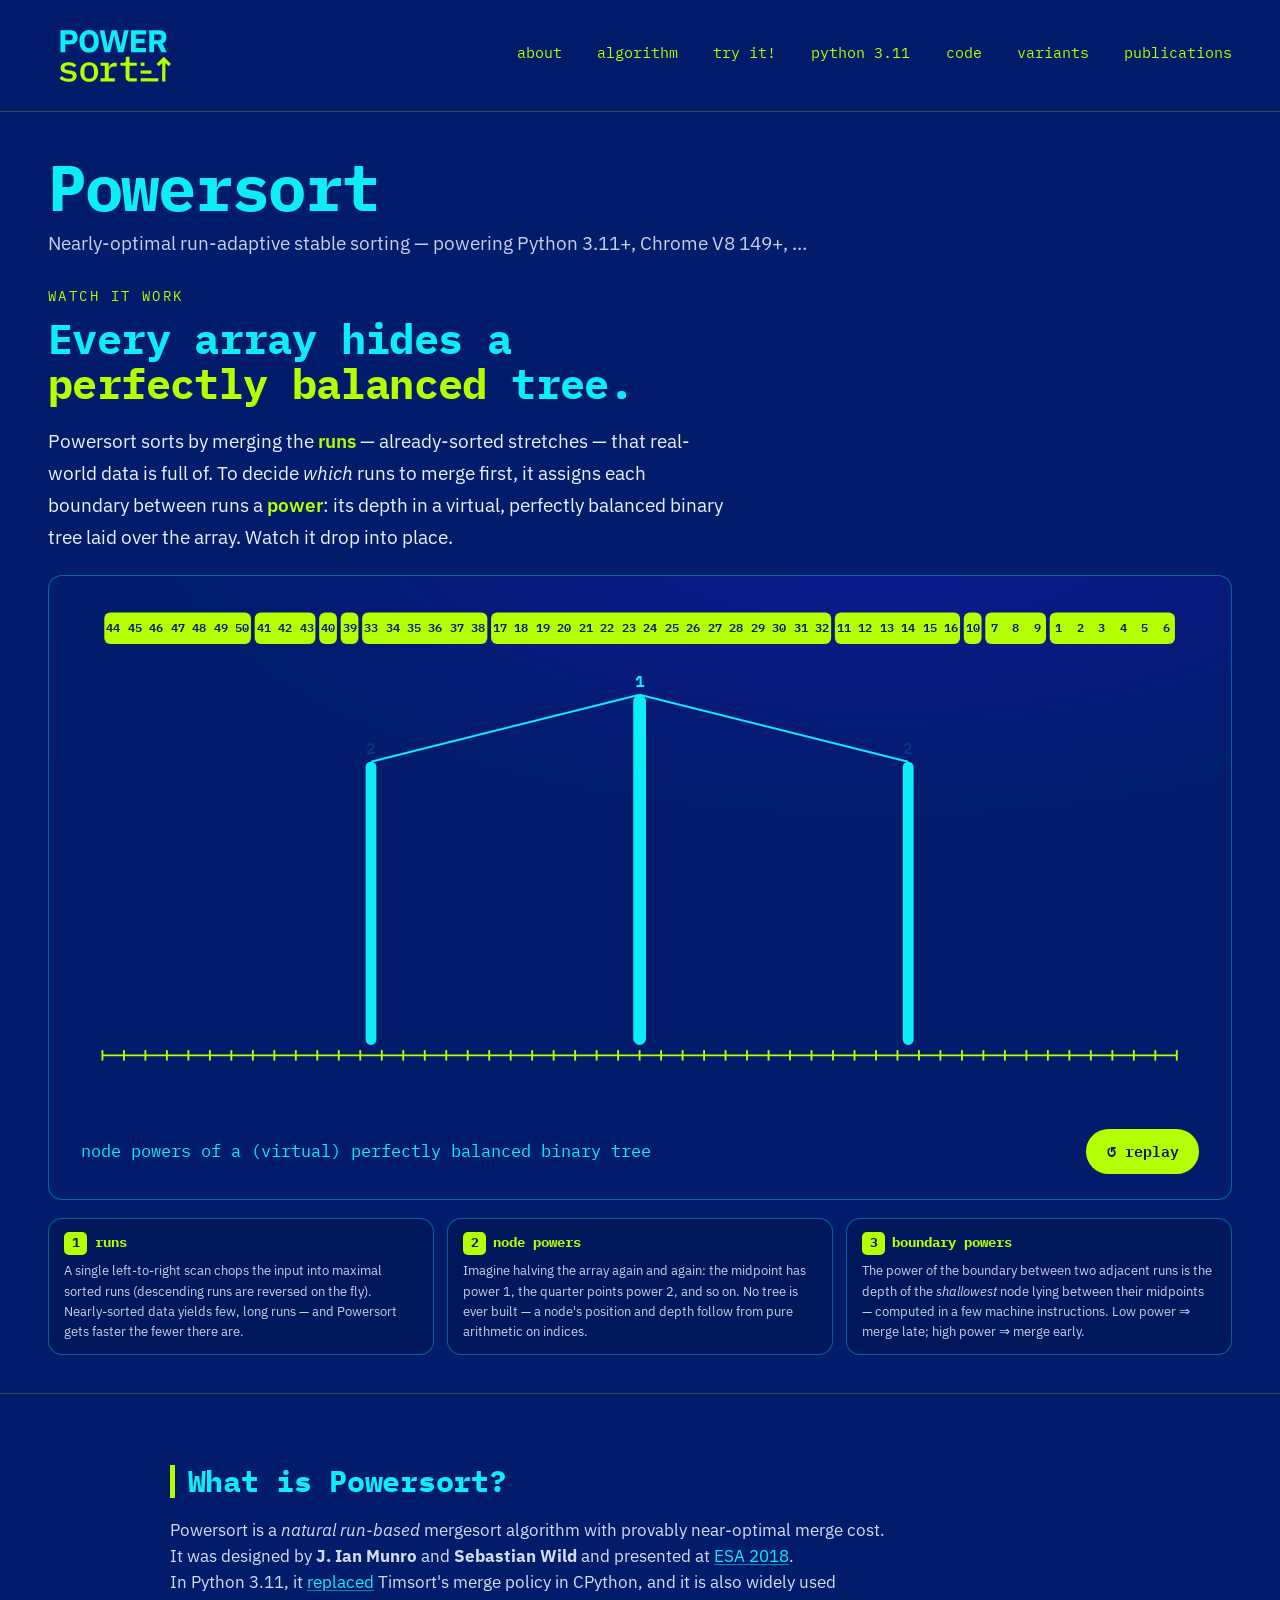
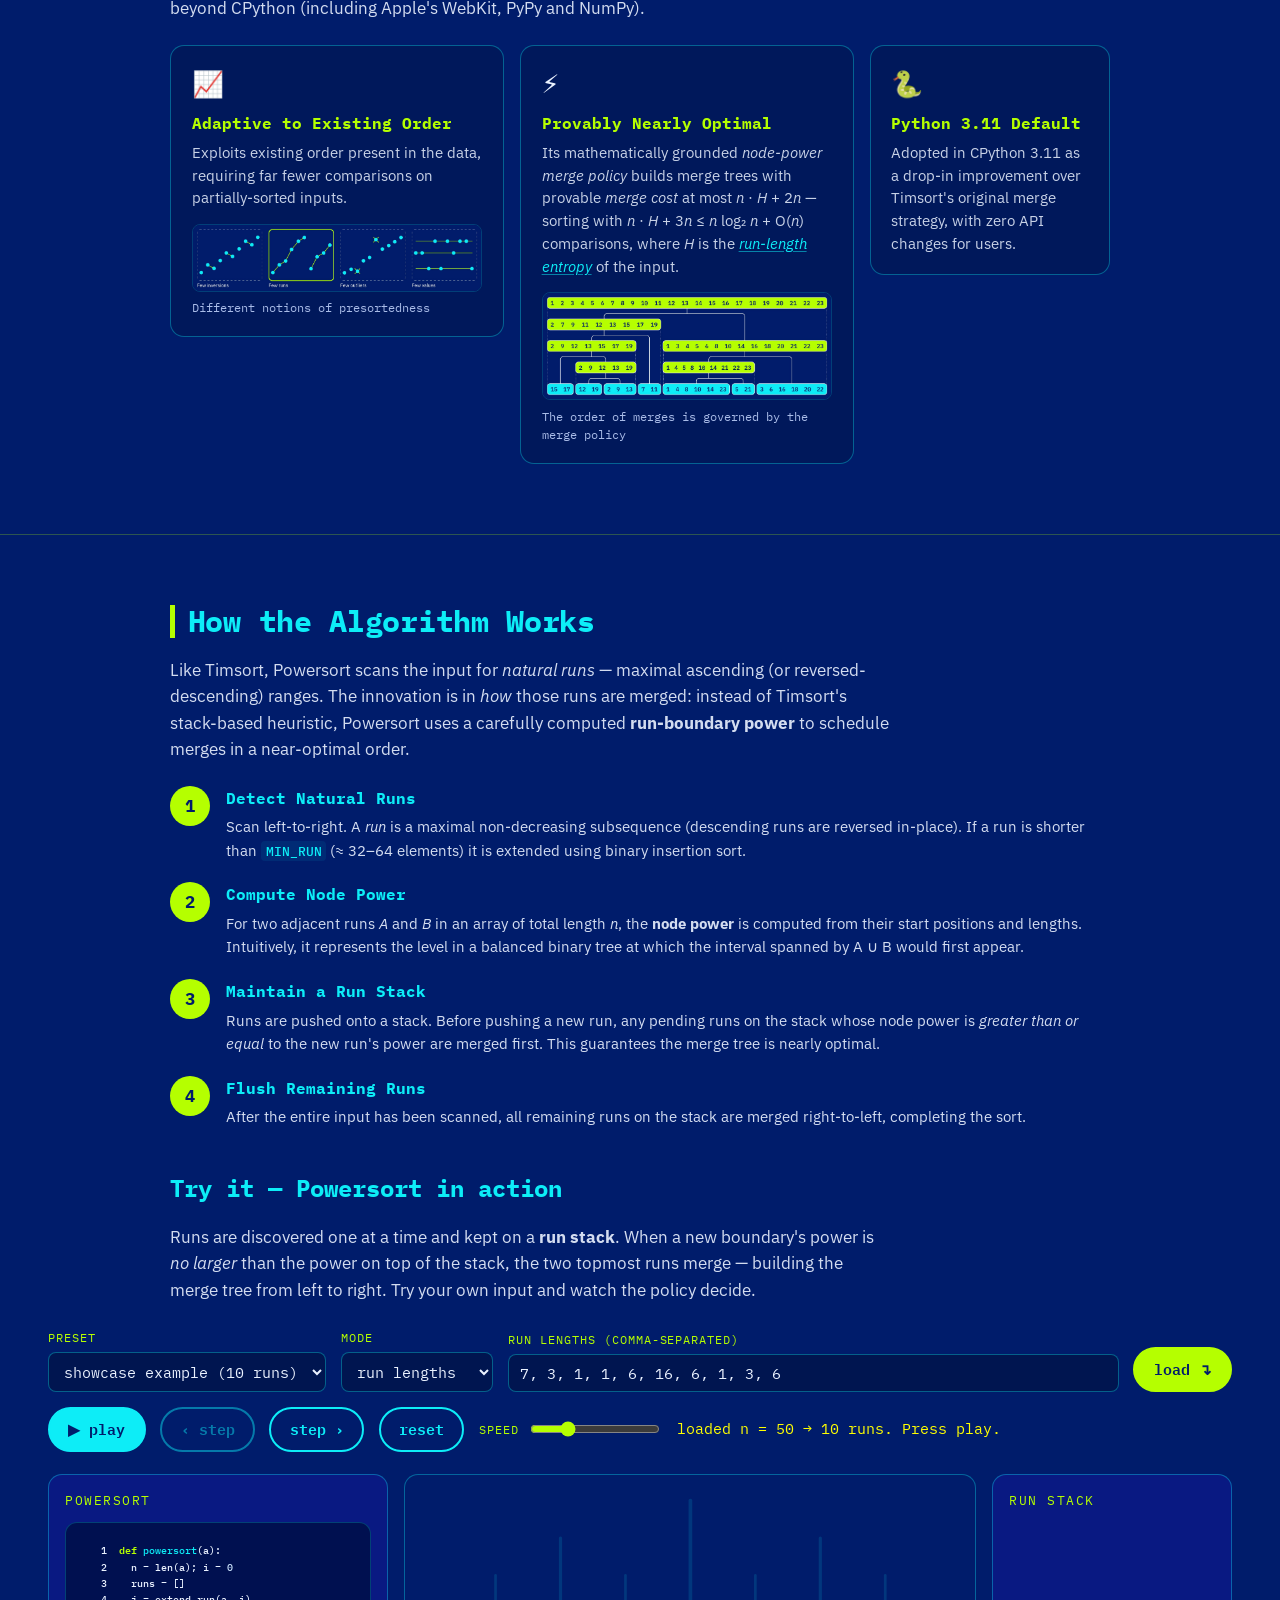
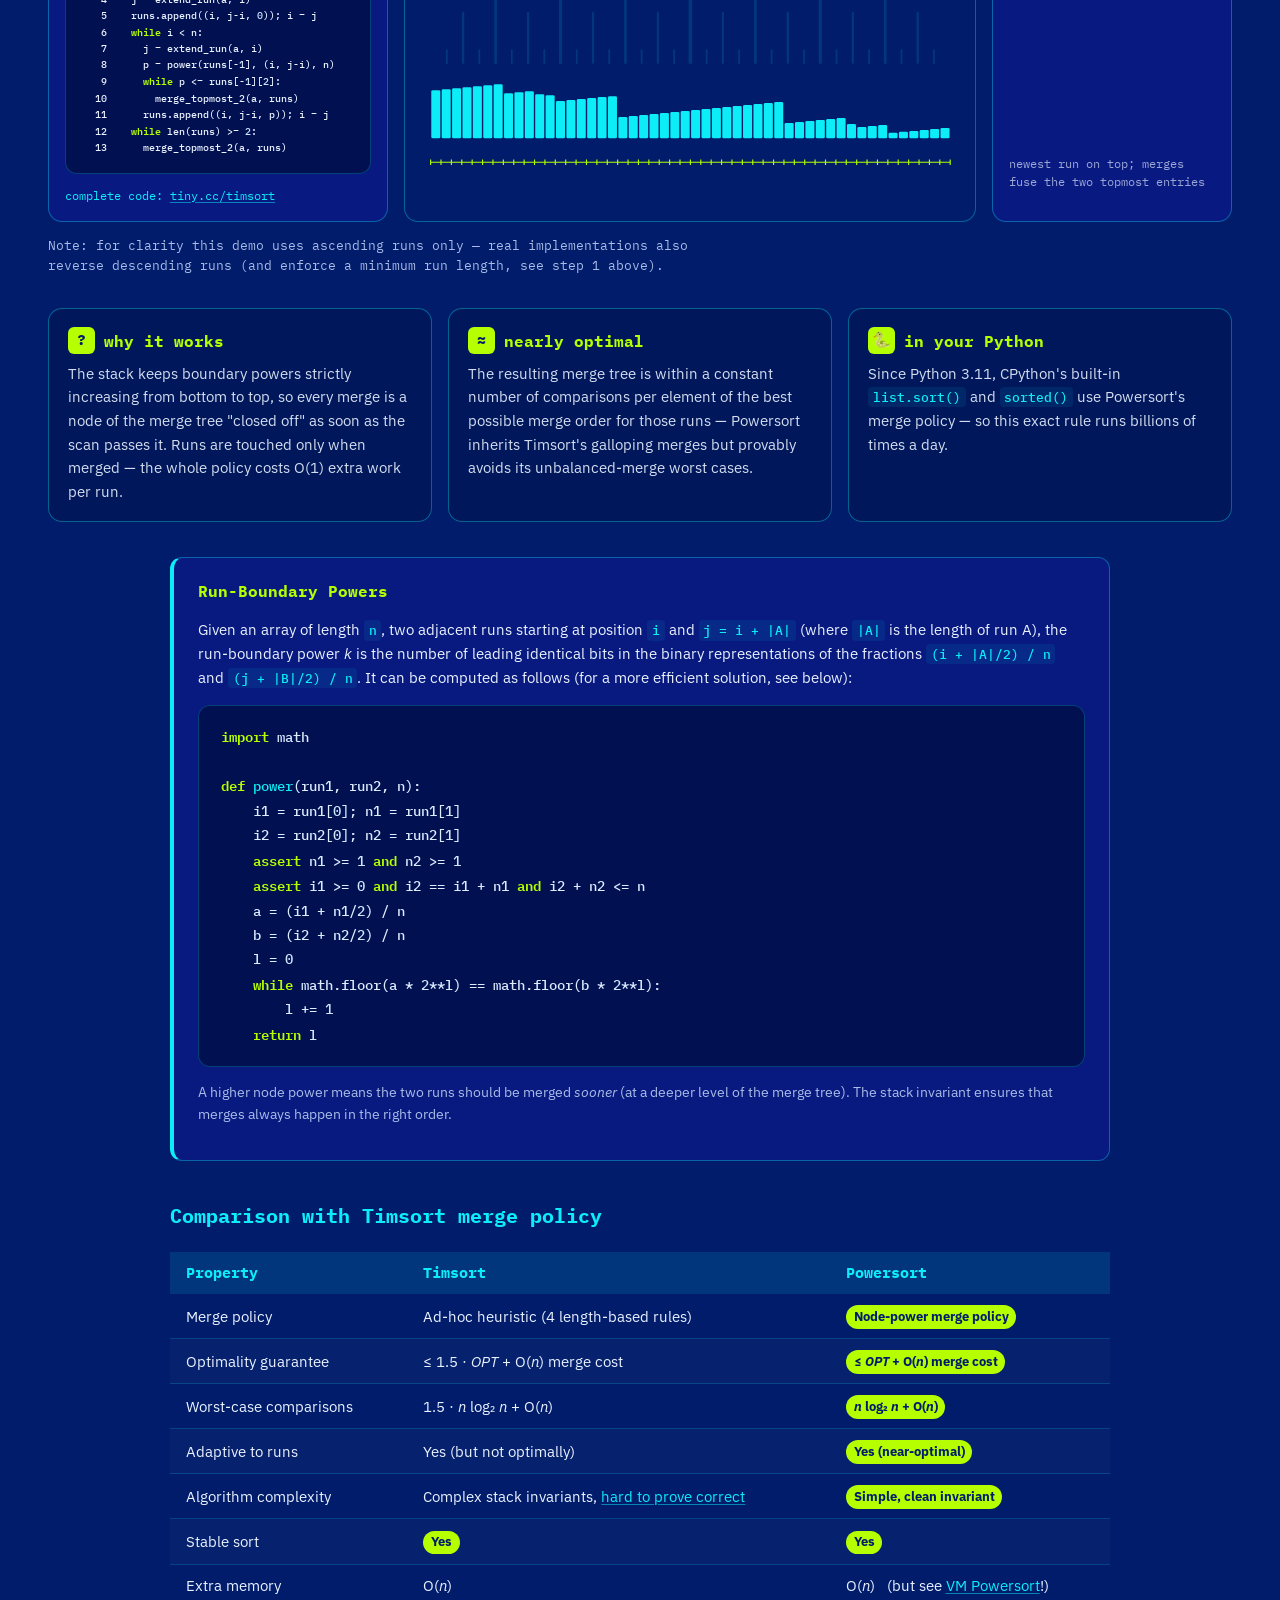
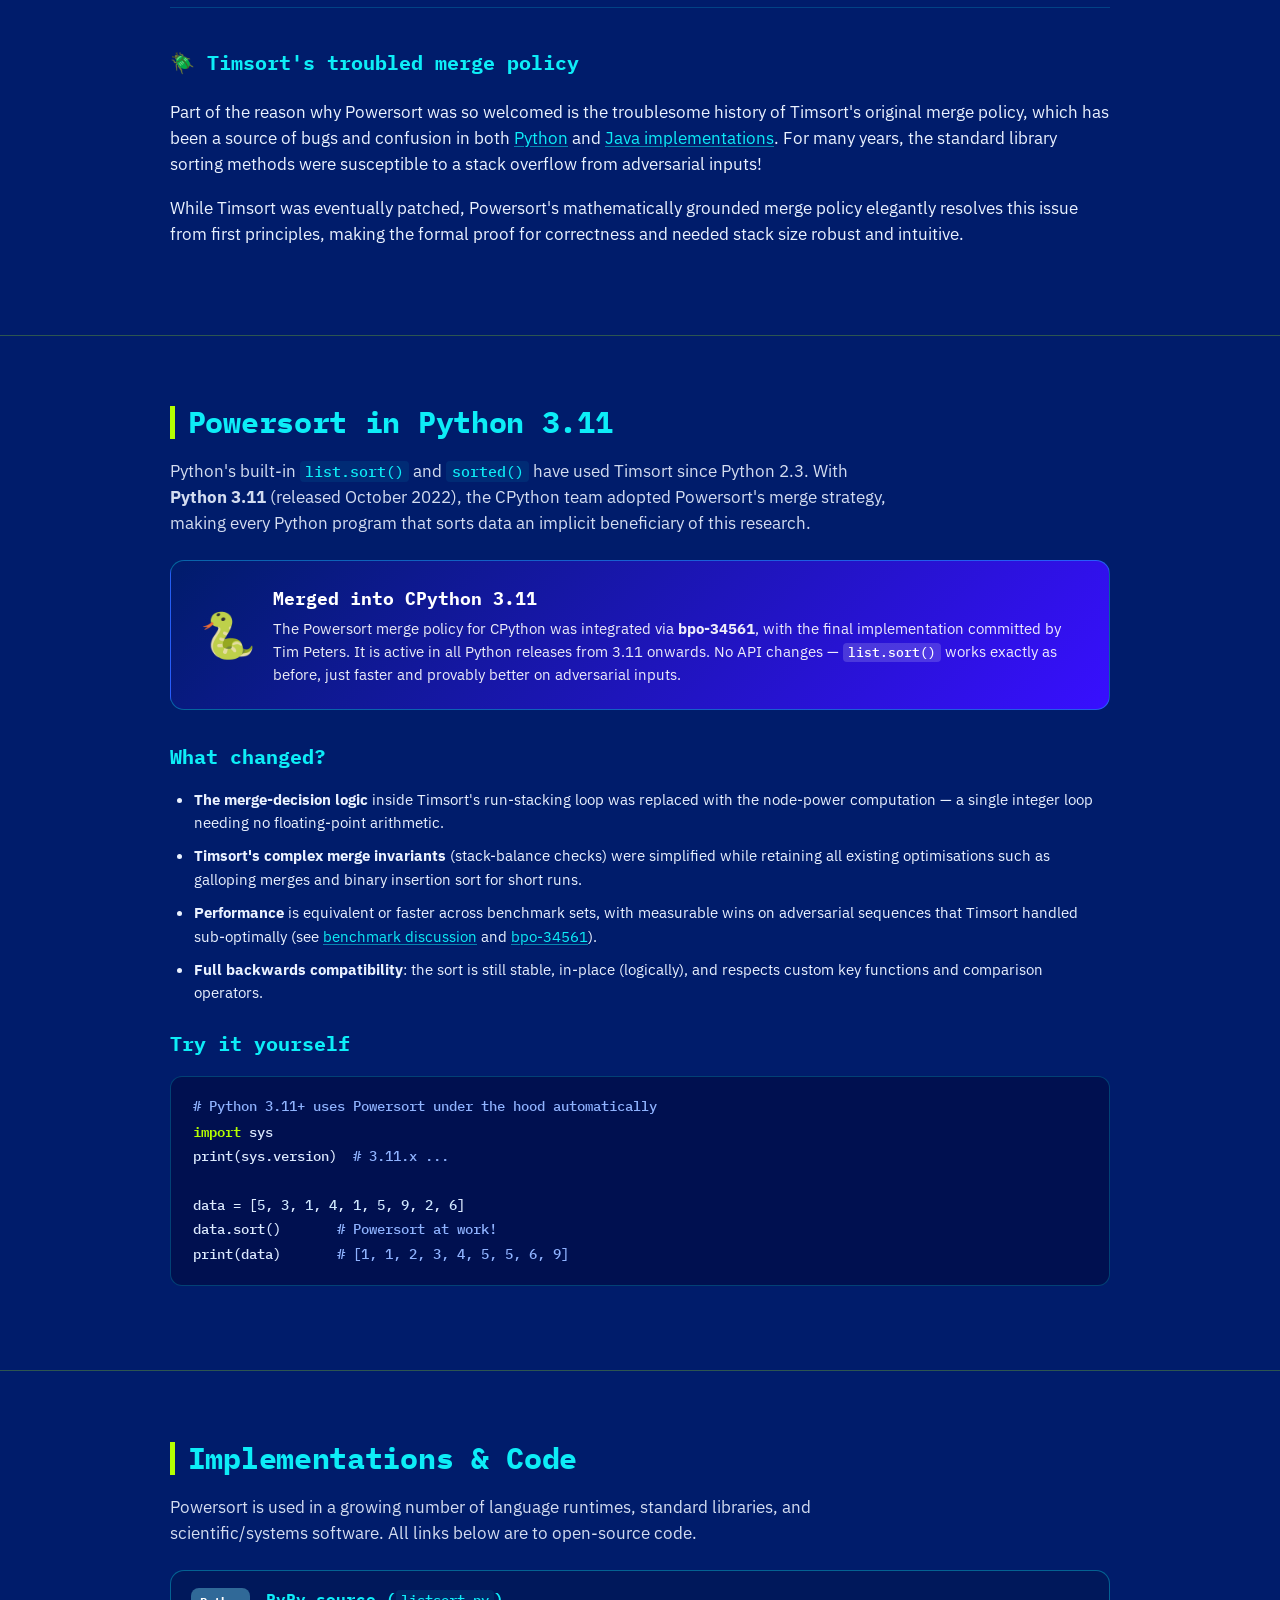
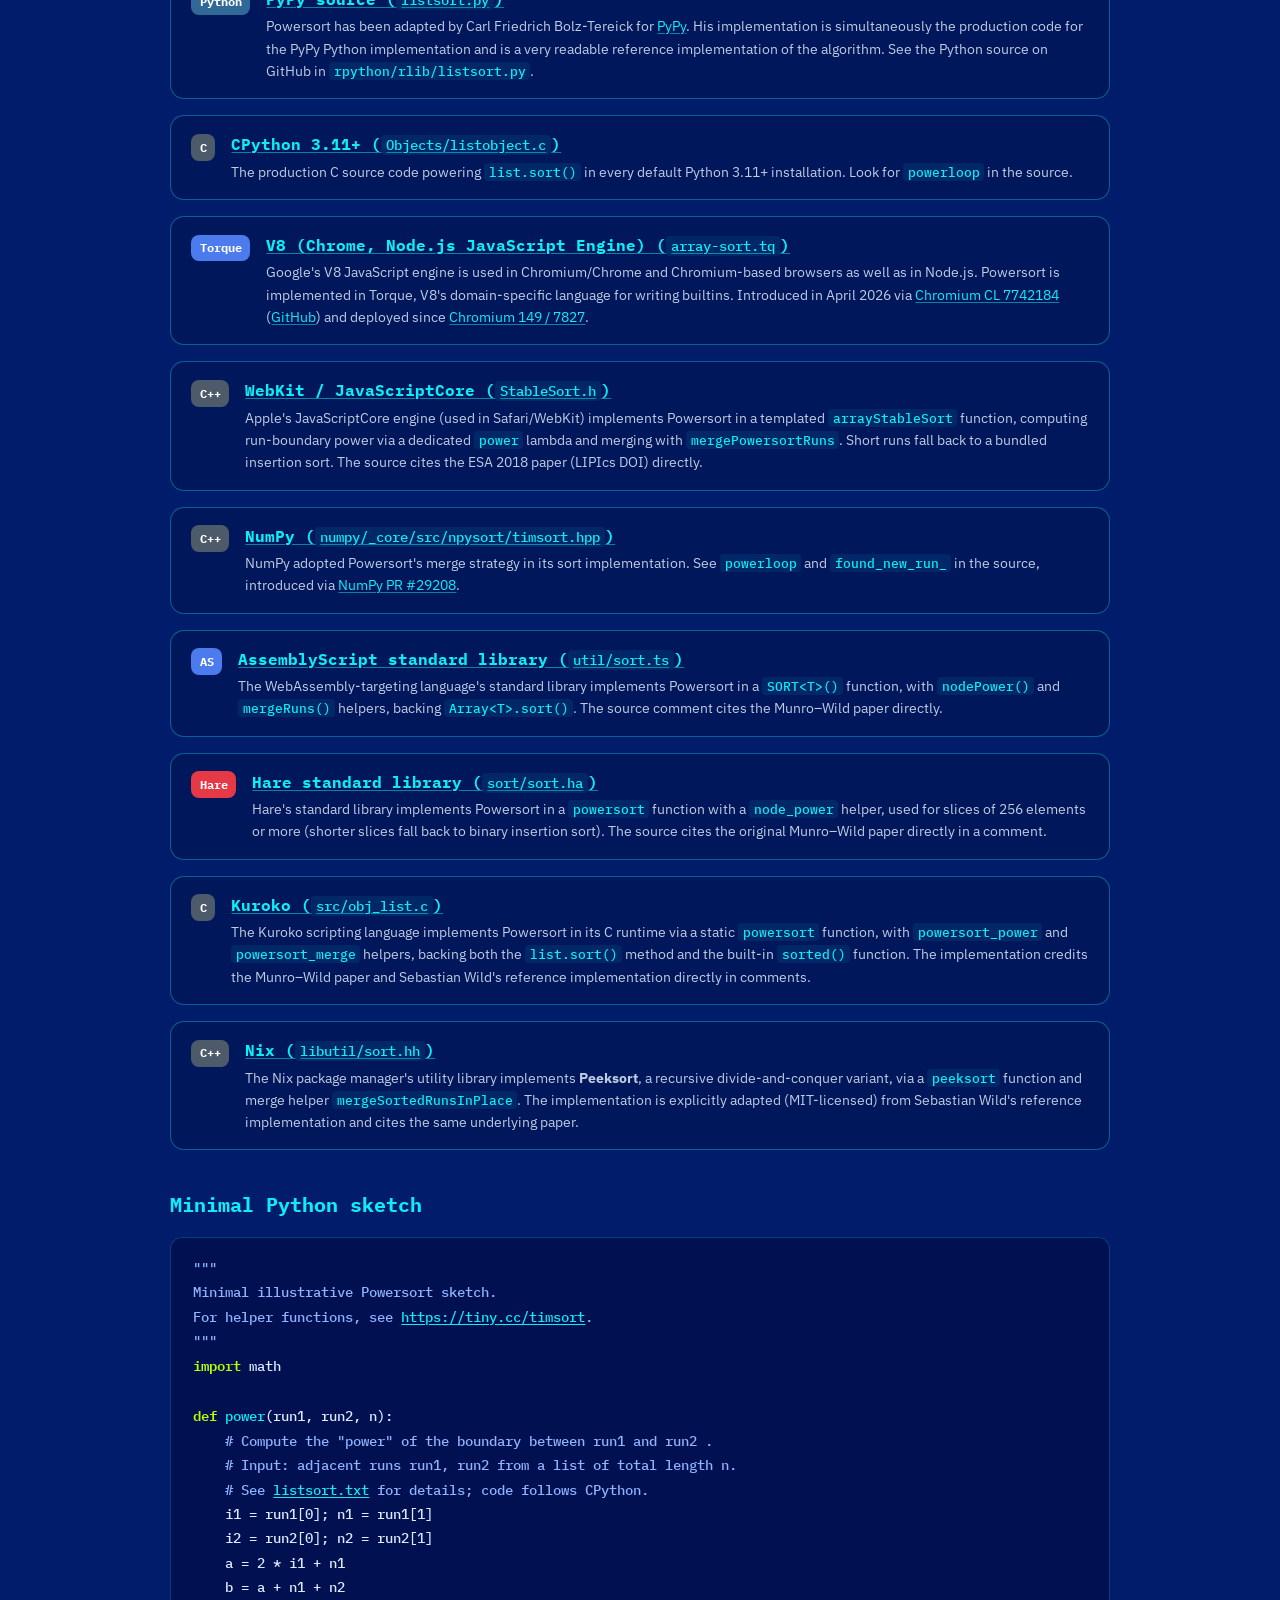
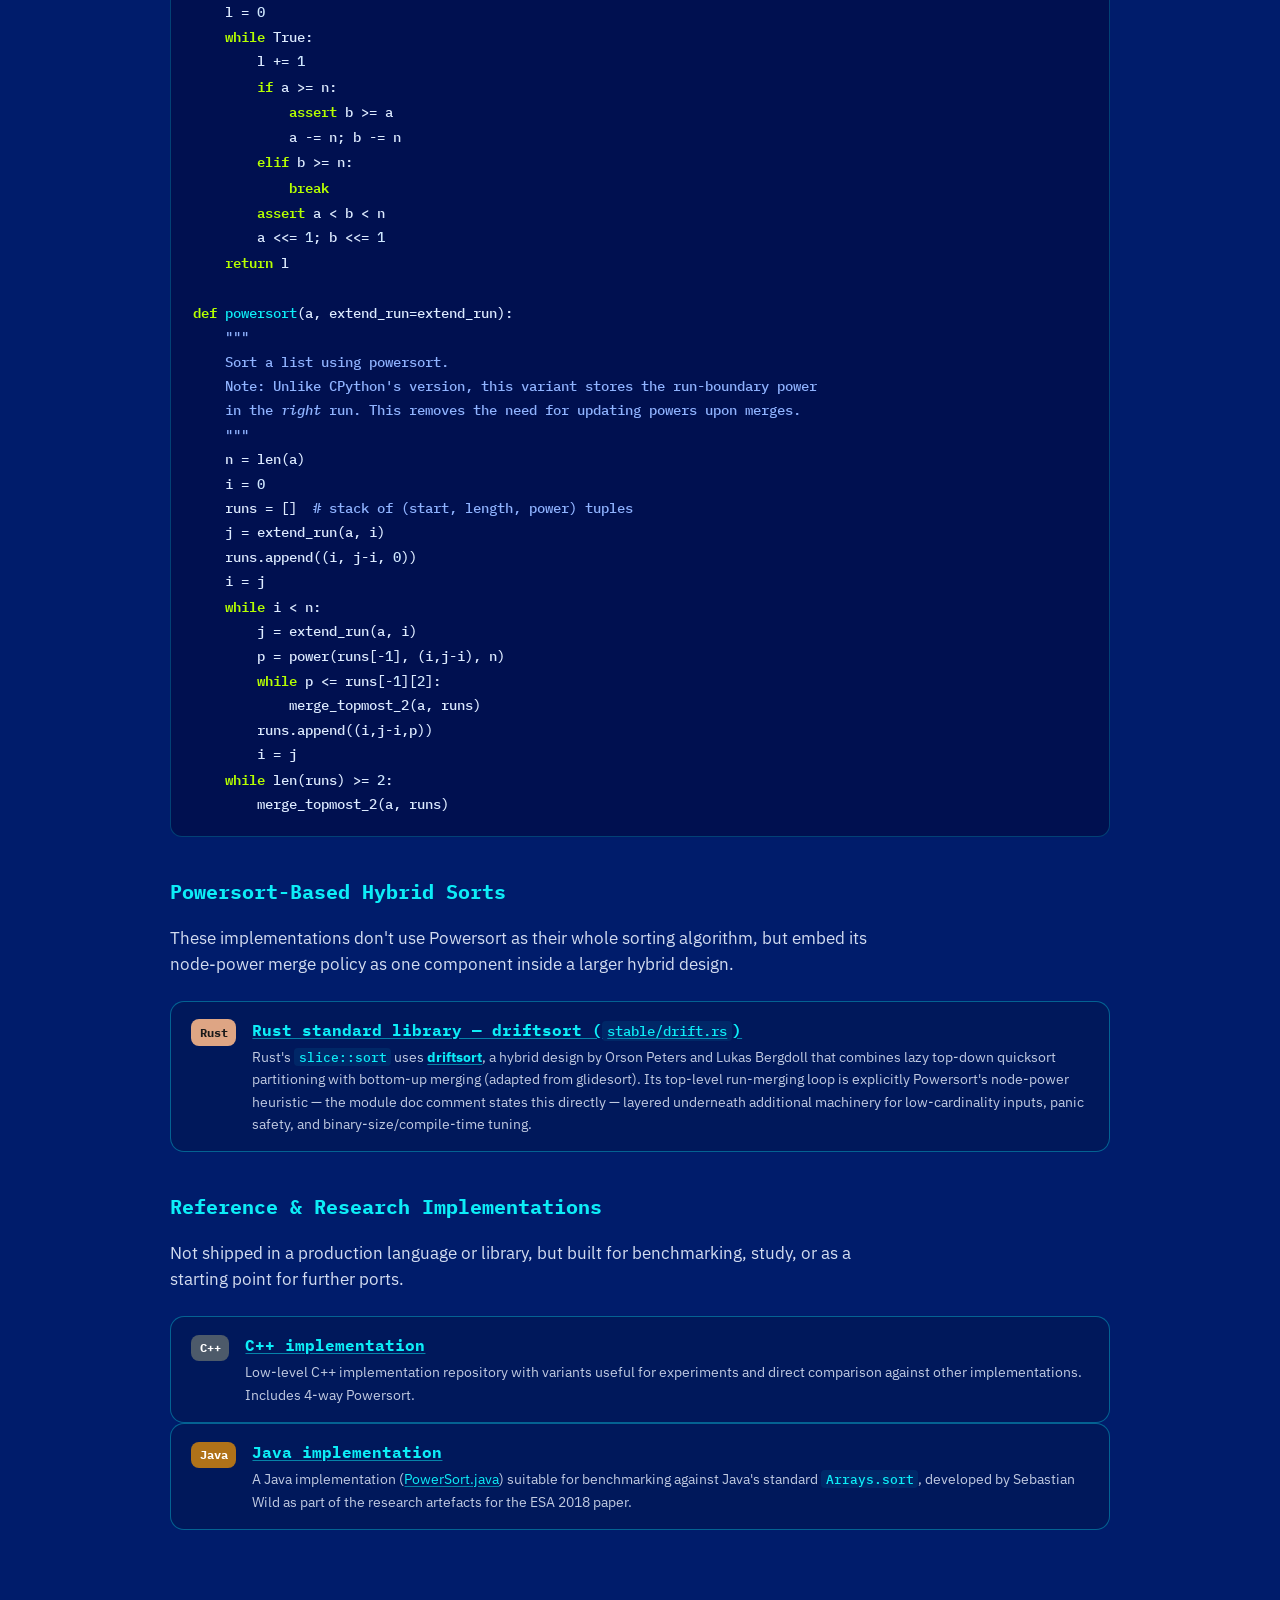
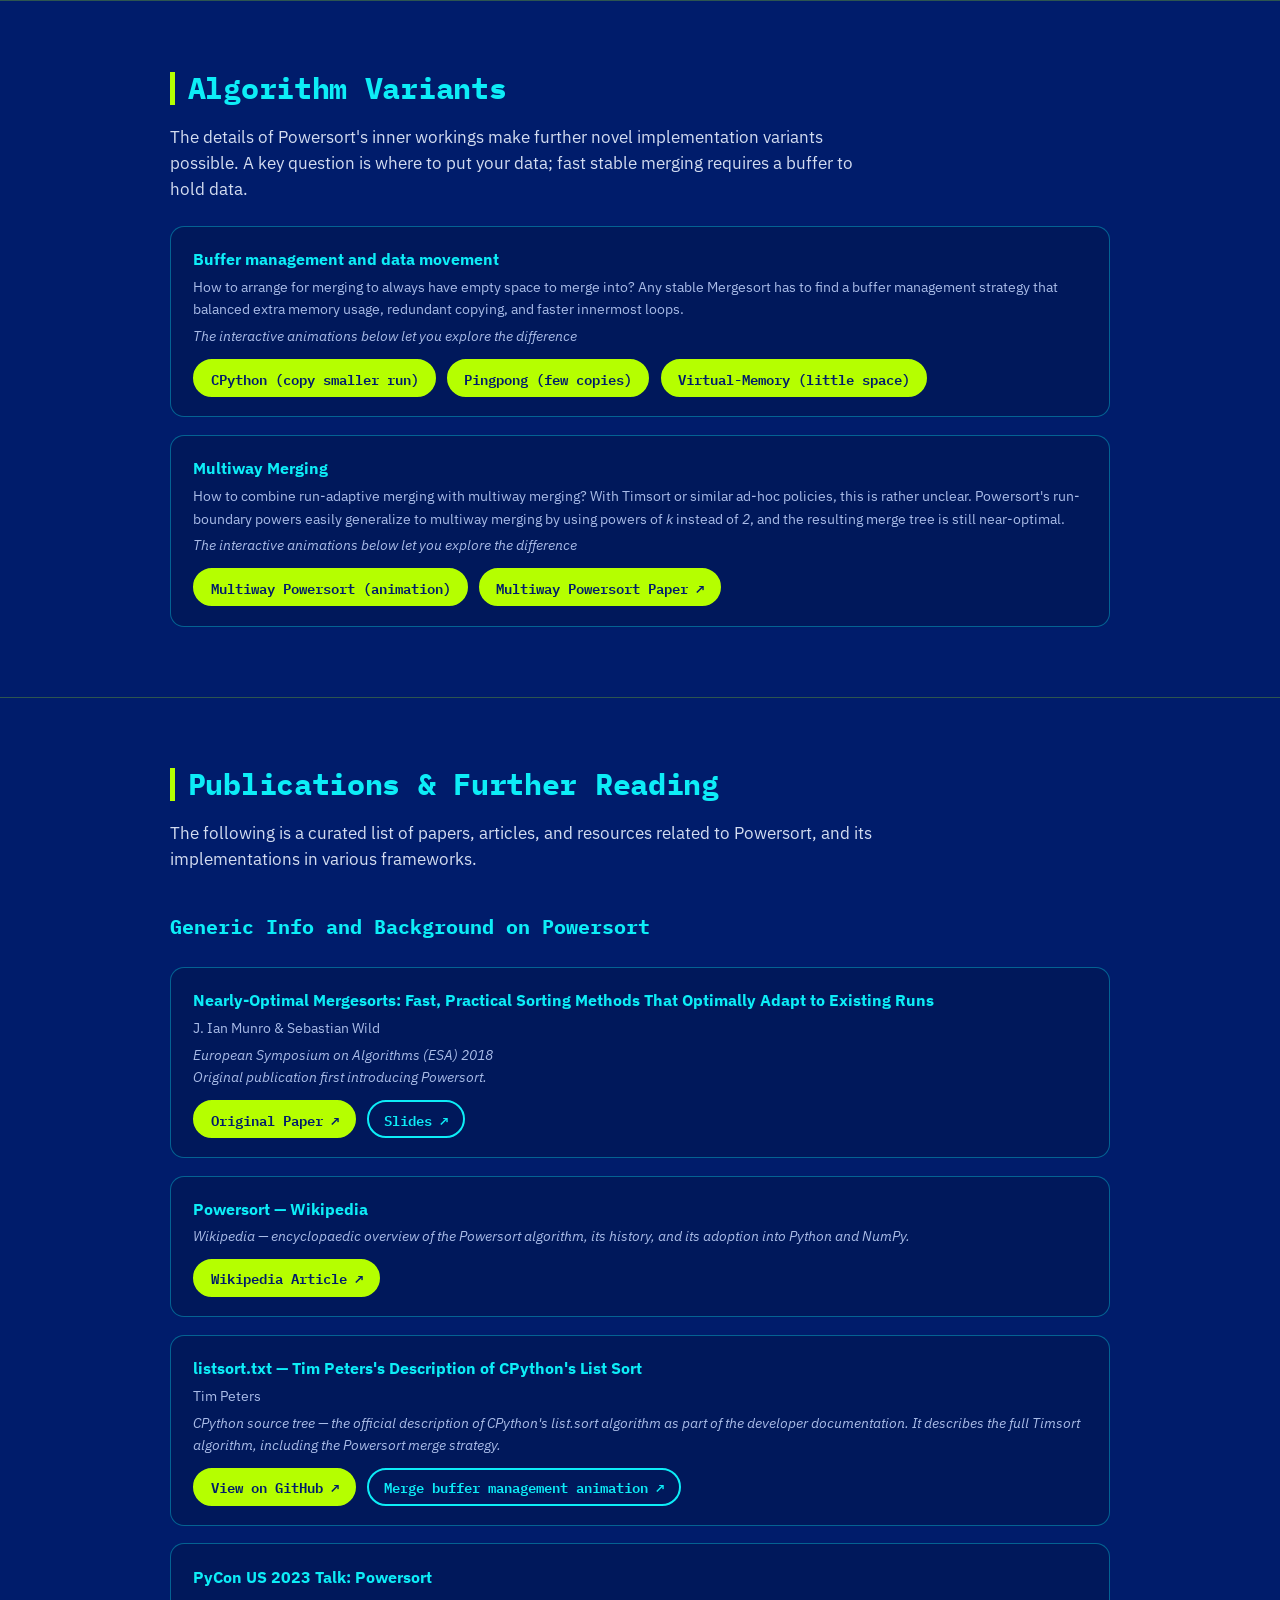
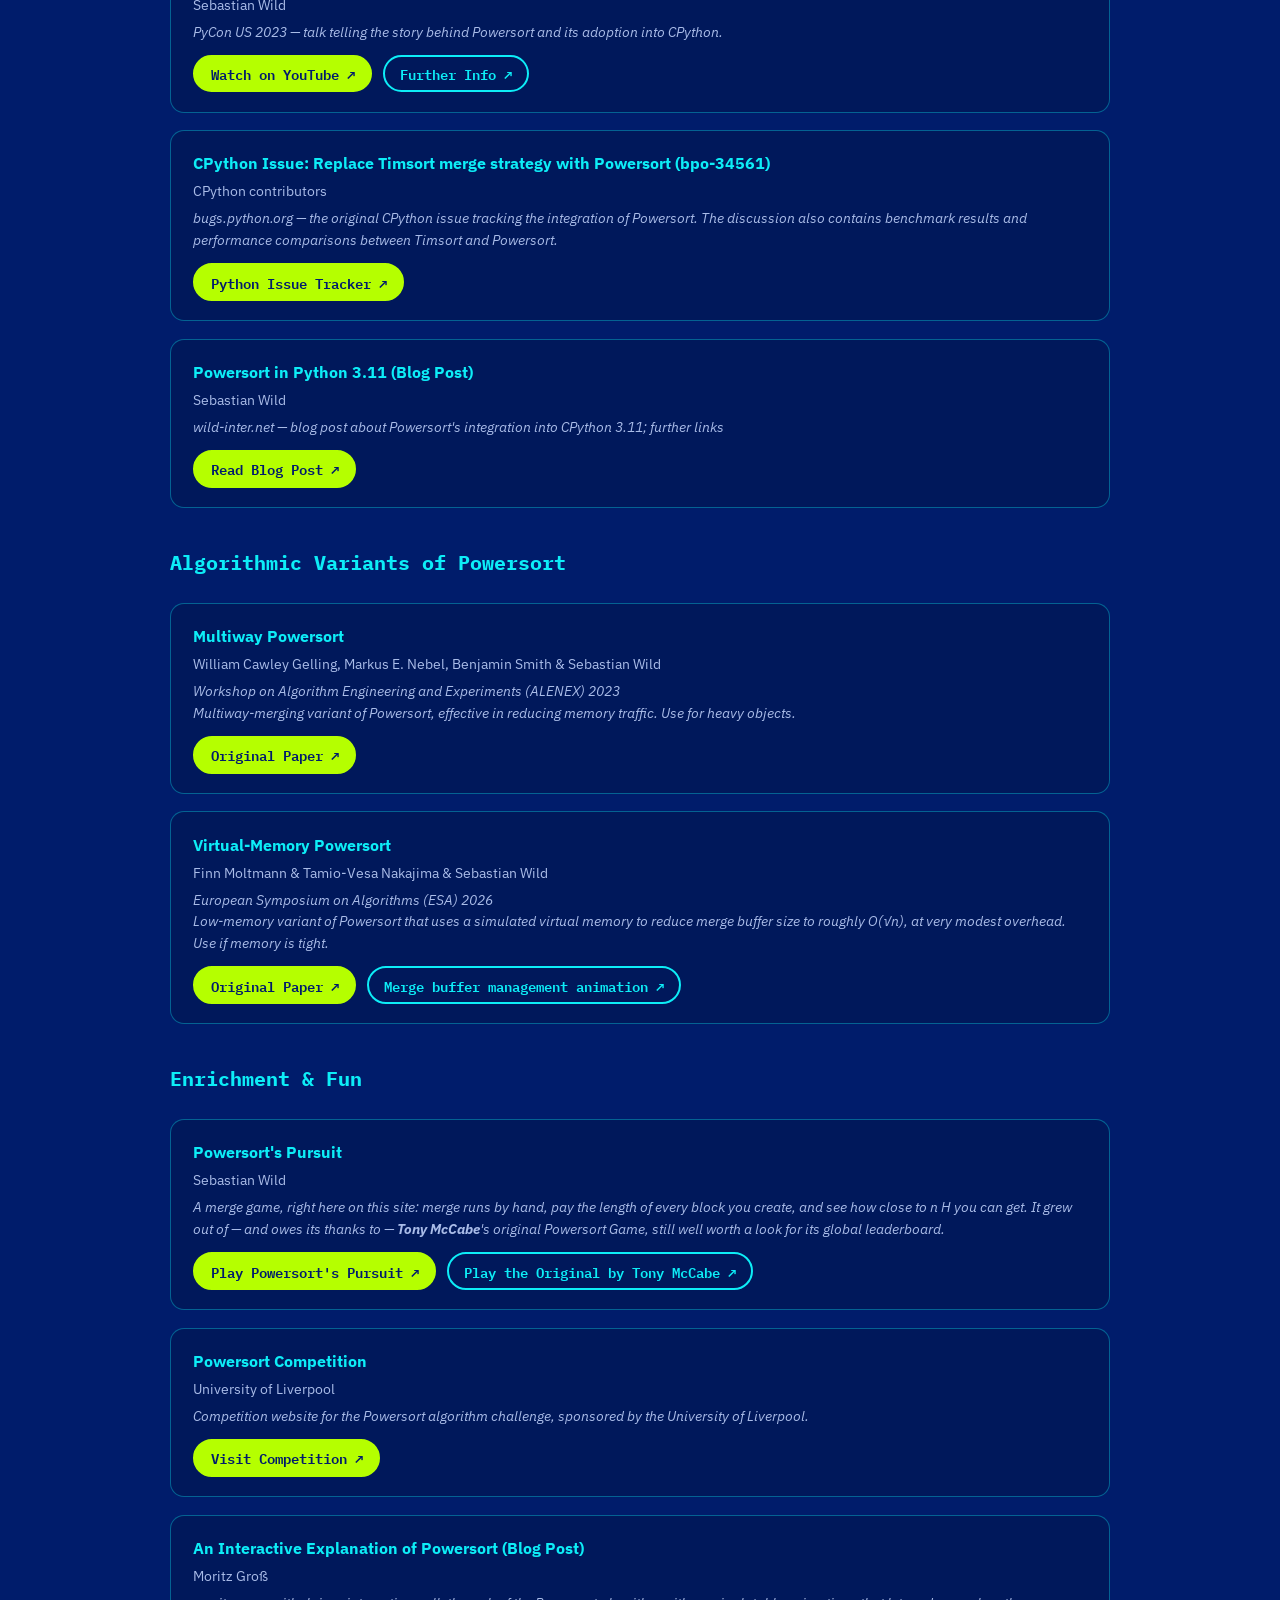
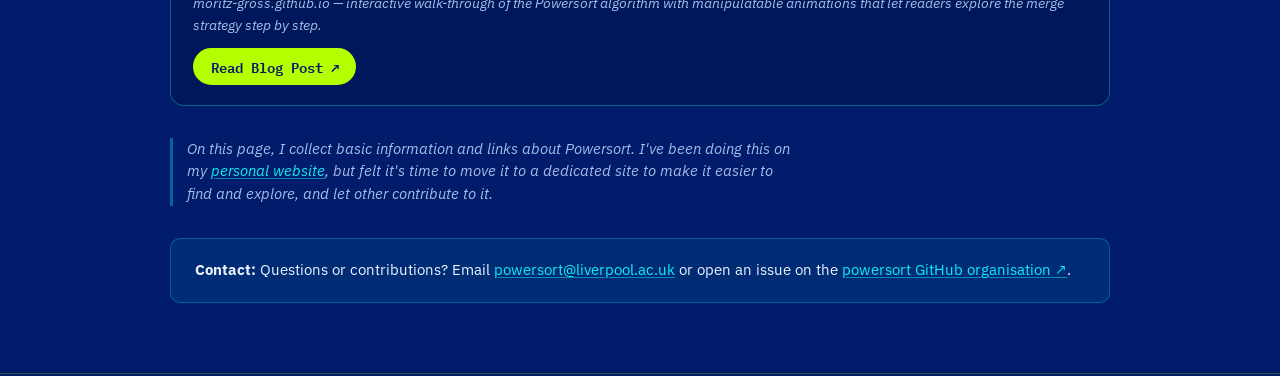
<file: index.html>
<!DOCTYPE html>
<html lang="en">
<head>
  <meta charset="UTF-8" />
  <meta name="viewport" content="width=device-width, initial-scale=1.0" />
  <meta name="description"
        content="Powersort – a nearly-optimal, run-adaptive stable sorting algorithm by J. Ian Munro and Sebastian Wild, adopted as Python's default sort since version 3.11. Interactive animations explain the node-power merge policy, alongside implementations, publications, and further reading." />
  <title>Powersort – Nearly-Optimal Adaptive Stable Sorting</title>
  <!-- IBM Plex fonts -->
  <link rel="preconnect" href="https://fonts.googleapis.com" />
  <link rel="preconnect" href="https://fonts.gstatic.com" crossorigin />
  <link rel="stylesheet" href="https://fonts.googleapis.com/css2?family=IBM+Plex+Mono:wght@400;500;600;700&family=IBM+Plex+Sans:wght@400;600;700&display=swap" />
  <link rel="stylesheet" href="style.css" />
  <link rel="icon" href="assets/powersort-logo-square.svg" type="image/svg+xml" />
  <!-- GoatCounter analytics -->
  <script data-goatcounter="https://power-sort.goatcounter.com/count"
          async src="//gc.zgo.at/count.js"></script>
</head>
<body>

<div id="splash-screen" class="splash-screen" aria-hidden="true">
  <div class="splash-content">
    <div class="splash-words" aria-hidden="true">
      <span class="word-line"><span class="word-text">adaptive</span><span class="word-cursor" aria-hidden="true"></span></span>
      <span class="word-line"><span class="word-text">stable</span><span class="word-cursor" aria-hidden="true"></span></span>
      <span class="word-line"><span class="word-text">sorting</span><span class="word-cursor" aria-hidden="true"></span></span>
    </div>
    <img class="splash-logo" id="splashLogo" src="assets/powersort-logo-square-nobg.svg" alt="" width="360" height="360" />
  </div>
</div>

<a class="skip-link" href="#main">Skip to main content</a>

<!-- ===================== HEADER / NAV ===================== -->
<header class="site-header">
  <a class="brand" href="#hero">
    <img class="brand-logo-tight" src="assets/powersort-logo-tight.svg" alt="Powersort logo" />
  </a>
  <nav class="site-nav" aria-label="Page sections">
    <a href="#overview">about</a>
    <a href="#algorithm">algorithm</a>
    <a href="#playground">try it!</a>
    <a href="#python">python 3.11</a>
    <a href="#code">code</a>
    <a href="#variants">variants</a>
    <a href="#publications">publications</a>
  </nav>
</header>

<main id="main">

<!-- ============ HERO · THE HIDDEN TREE ============ -->
<section class="act act-hero" id="hero">
  <div class="act-head">
    <h1 class="page-title">Powersort</h1>
    <p class="tagline">Nearly-optimal run-adaptive stable sorting &mdash; powering Python&nbsp;3.11+, Chrome V8 149+, &hellip;</p>
    <span class="eyebrow">watch it work</span>
    <h2 class="act-title">Every array hides a<br><em>perfectly balanced</em> tree.</h2>
    <p class="lede">
      Powersort sorts by merging the <strong>runs</strong> — already-sorted stretches — that
      real-world data is full of. To decide <em>which</em> runs to merge first, it assigns each
      boundary between runs a <strong>power</strong>: its depth in a virtual, perfectly balanced
      binary tree laid over the array. Watch it drop into place.
    </p>
  </div>

  <div class="stage-wrap">
    <svg id="heroSvg" viewBox="0 0 1520 700" preserveAspectRatio="xMidYMid meet"
         role="img" aria-label="Animation: an array split into sorted runs, with the node powers of a perfectly balanced binary tree dropping in below it. Each run boundary receives the depth of the shallowest node between the midpoints of its two neighboring runs."></svg>
    <div class="stage-footline">
      <p id="heroCaption" class="stage-caption" aria-live="polite">&nbsp;</p>
      <button id="heroReplay" class="btn btn-lime" type="button">↺ replay</button>
    </div>
  </div>

  <div class="explain-grid">
    <div class="explain-card">
      <h3><span class="k">1</span> runs</h3>
      <p>A single left-to-right scan chops the input into maximal sorted runs
         (descending runs are reversed on the fly). Nearly-sorted data yields few, long runs —
         and Powersort gets faster the fewer there are.</p>
    </div>
    <div class="explain-card">
      <h3><span class="k">2</span> node powers</h3>
      <p>Imagine halving the array again and again: the midpoint has power&nbsp;1, the quarter
         points power&nbsp;2, and so on. No tree is ever built — a node's position and depth
         follow from pure arithmetic on indices.</p>
    </div>
    <div class="explain-card">
      <h3><span class="k">3</span> boundary powers</h3>
      <p>The power of the boundary between two adjacent runs is the depth of the
         <em>shallowest</em> node lying between their midpoints — computed in a few
         machine instructions. Low power&nbsp;⇒ merge late; high power&nbsp;⇒ merge early.</p>
    </div>
  </div>
</section>

<!-- ---- OVERVIEW ---- -->
  <section id="overview">
    <div class="container">
      <h2 class="section-heading">What is Powersort?</h2>
      <p class="section-intro">
        Powersort is a <em>natural run-based</em> mergesort algorithm with provably near-optimal merge
        cost. It was designed by
        <strong>J.&nbsp;Ian&nbsp;Munro</strong> and <strong>Sebastian&nbsp;Wild</strong>
        and presented at <a href="https://www.wild-inter.net/publications/munro-wild-2018">ESA&nbsp;2018</a>. In&nbsp;Python&nbsp;3.11, it <a href="#python">replaced</a> Timsort's merge policy
        in CPython, and it is also widely used beyond CPython (including Apple's WebKit, PyPy and NumPy).
      </p>

      <div class="card-grid">
        <div class="card">
          <div class="card-icon">📈</div>
          <h3>Adaptive to Existing Order</h3>
          <p>Exploits existing order present in the data,
             requiring far fewer comparisons on partially-sorted inputs.</p>
          <figure class="card-fig">
            <img src="assets/Powersort_AdaptiveSorting_01_crop.jpg" alt="Adaptive stable sorting visualization" loading="lazy" />
            <figcaption>Different notions of presortedness</figcaption>
          </figure>
        </div>
        <div class="card">
          <div class="card-icon">⚡</div>
          <h3>Provably Nearly Optimal</h3>
          <p>Its mathematically grounded <em>node-power merge policy</em> builds merge trees with
             provable <em>merge cost</em> at most <em>n</em>&nbsp;·&nbsp;<em>H</em>&nbsp;+&nbsp;2<em>n</em> — sorting with
             <em>n</em>&nbsp;·&nbsp;<em>H</em>&nbsp;+&nbsp;3<em>n</em> ≤ <em>n</em> log₂ <em>n</em> + O(<em>n</em>)
             comparisons, where <em>H</em> is the <em><a href="https://speakerdeck.com/sebawild/nearly-optimal-mergesort?slide=39">run-length entropy</a></em> of the input.</p>
          <figure class="card-fig">
            <img src="assets/Powersort_MergeTree_01_crop.jpg" alt="Merge tree structure diagram showing node relationships" loading="lazy" />
            <figcaption>The order of merges is governed by the merge policy</figcaption>
          </figure>
        </div>
        <div class="card">
          <div class="card-icon">🐍</div>
          <h3>Python 3.11 Default</h3>
          <p>Adopted in CPython&nbsp;3.11 as a drop-in improvement over Timsort's original merge
             strategy, with zero API changes for users.</p>
        </div>
      </div>

      </div>
  </section>

  <!-- ---- ALGORITHM ---- -->
  <section id="algorithm">
    <div class="container">
      <h2 class="section-heading">How the Algorithm Works</h2>
      <p class="section-intro">
        Like Timsort, Powersort scans the input for <em>natural runs</em> — maximal ascending
        (or reversed-descending) ranges. The innovation is in <em>how</em> those runs are
        merged: instead of Timsort's stack-based heuristic, Powersort uses a carefully computed
        <strong>run-boundary power</strong> to schedule merges in a near-optimal order.
      </p>

      <div class="algo-steps">
        <div class="algo-step">
          <div>
            <h3>Detect Natural Runs</h3>
            <p>
              Scan left-to-right. A <em>run</em> is a maximal non-decreasing subsequence
              (descending runs are reversed in-place). If a run is shorter than
              <code>MIN_RUN</code> (≈ 32–64 elements) it is extended using binary insertion sort.
            </p>
          </div>
        </div>
        <div class="algo-step">
          <div>
            <h3>Compute Node Power</h3>
            <p>
              For two adjacent runs <em>A</em> and <em>B</em> in an array of total length
              <em>n</em>, the <strong>node power</strong> is computed from their start positions
              and lengths. Intuitively, it represents the level in a balanced binary tree at
              which the interval spanned by A&nbsp;∪&nbsp;B would first appear.
            </p>
          </div>
        </div>
        <div class="algo-step">
          <div>
            <h3>Maintain a Run Stack</h3>
            <p>
              Runs are pushed onto a stack. Before pushing a new run, any pending runs on the
              stack whose node power is <em>greater than or equal</em> to the new run's power
              are merged first. This guarantees the merge tree is nearly optimal.
            </p>
          </div>
        </div>
        <div class="algo-step">
          <div>
            <h3>Flush Remaining Runs</h3>
            <p>
              After the entire input has been scanned, all remaining runs on the stack are
              merged right-to-left, completing the sort.
            </p>
          </div>
        </div>
      </div>

      <!-- ---- interactive playground (replaces the static animation) ---- -->
      <div class="playground-block" id="playground">
        <h3 class="sub-heading">Try it &mdash; Powersort in action</h3>
        <p class="section-intro">Runs are discovered one at a time and kept on a <strong>run stack</strong>. When a new
      boundary's power is <em>no larger</em> than the power on top of the stack, the two topmost
      runs merge — building the merge tree from left to right. Try your own input and watch the
      policy decide.</p>
      </div>
      <div class="playground-wide">
<div class="controls" role="group" aria-label="Input controls">
    <label class="ctl">
      <span>preset</span>
      <select id="presetSelect">
        <option value="hero">showcase example (10 runs)</option>
        <option value="slides">talk example (6 runs)</option>
        <option value="colab">notebook example (12 runs)</option>
        <option value="random">random values</option>
        <option value="fewruns">a few long runs</option>
        <option value="manyruns">many short runs</option>
        <option value="organ">organ pipe</option>
        <option value="sorted">already sorted</option>
      </select>
    </label>
    <label class="ctl">
      <span>mode</span>
      <select id="modeSelect">
        <option value="runs">run lengths</option>
        <option value="values">array values</option>
      </select>
    </label>
    <label class="ctl ctl-grow">
      <span id="inputLabel">run lengths (comma-separated)</span>
      <input id="dataInput" type="text" spellcheck="false" autocomplete="off"
             value="5, 3, 3, 14, 1, 2">
    </label>
    <button id="applyBtn" class="btn btn-lime" type="button">load ↴</button>
  </div>

  <div class="controls controls-play" role="group" aria-label="Playback controls">
    <button id="playBtn" class="btn btn-cyan" type="button">▶ play</button>
    <button id="backBtn" class="btn" type="button">‹ step</button>
    <button id="stepBtn" class="btn" type="button">step ›</button>
    <button id="resetBtn" class="btn" type="button">reset</button>
    <label class="ctl ctl-speed">
      <span>speed</span>
      <input id="speedRange" type="range" min="0.3" max="3" step="0.1" value="1"
             aria-label="Animation speed">
    </label>
    <p id="narration" class="narration" aria-live="polite">Press play to run Powersort.</p>
  </div>

  <div class="playground-grid">
    <aside class="panel panel-code" aria-label="Powersort pseudocode">
      <div class="panel-title">powersort</div>
      <pre id="codeBox"><code><span class="cl" id="cl1"> 1  <span class="code-keyword">def</span> <span class="code-func">powersort</span>(a):</span><span class="cl" id="cl2"> 2    n = len(a); i = <span class="code-number">0</span></span><span class="cl" id="cl3"> 3    runs = []</span><span class="cl" id="cl4"> 4    j = extend_run(a, i)</span><span class="cl" id="cl5"> 5    runs.append((i, j-i, <span class="code-number">0</span>)); i = j</span><span class="cl" id="cl6"> 6    <span class="code-keyword">while</span> i &lt; n:</span><span class="cl" id="cl7"> 7      j = extend_run(a, i)</span><span class="cl" id="cl8"> 8      p = power(runs[-<span class="code-number">1</span>], (i, j-i), n)</span><span class="cl" id="cl9"> 9      <span class="code-keyword">while</span> p &lt;= runs[-<span class="code-number">1</span>][<span class="code-number">2</span>]:</span><span class="cl" id="cl10">10        merge_topmost_2(a, runs)</span><span class="cl" id="cl11">11      runs.append((i, j-i, p)); i = j</span><span class="cl" id="cl12">12    <span class="code-keyword">while</span> len(runs) &gt;= <span class="code-number">2</span>:</span><span class="cl" id="cl13">13      merge_topmost_2(a, runs)</span></code></pre>      <p class="panel-note">complete code: <a href="https://tiny.cc/timsort" target="_blank" rel="noopener">tiny.cc/timsort</a></p>
    </aside>

    <div class="panel panel-stage">
      <svg id="playSvg" viewBox="0 0 1200 640" preserveAspectRatio="xMidYMid meet"
           role="img" aria-label="Visualization of the array as bars grouped into runs, boundary powers, and the merge tree being built left to right over the faint node powers of the virtual balanced tree."></svg>
    </div>

    <aside class="panel panel-stack" aria-label="Run stack">
      <div class="panel-title">run stack</div>
      <div id="stackBox" class="stack-box"></div>
      <div class="stack-hint">newest run on top; merges fuse the two topmost entries</div>
    </aside>
  </div>

  <p class="demo-note">Note: for clarity this demo uses ascending runs only &mdash; real
  implementations also reverse descending runs (and enforce a minimum run length, see step&nbsp;1 above).</p>

  <div class="explain-grid">
    <div class="explain-card">
      <h3><span class="k">?</span> why it works</h3>
      <p>The stack keeps boundary powers strictly increasing from bottom to top, so every merge
         is a node of the merge tree "closed off" as soon as the scan passes it. Runs are touched
         only when merged — the whole policy costs O(1) extra work per run.</p>
    </div>
    <div class="explain-card">
      <h3><span class="k">≈</span> nearly optimal</h3>
      <p>The resulting merge tree is within a constant number of comparisons per element of the
         best possible merge order for those runs — Powersort inherits Timsort's galloping merges
         but provably avoids its unbalanced-merge worst cases.</p>
    </div>
    <div class="explain-card">
      <h3><span class="k">🐍</span> in your Python</h3>
      <p>Since Python&nbsp;3.11, CPython's built-in <code>list.sort()</code> and
         <code>sorted()</code> use Powersort's merge policy — so this exact rule runs
         billions of times a day.</p>
    </div>
  </div>
      </div>


      

      <!-- Node power formula -->
      <div class="formula-box">
        <div class="label">Run-Boundary Powers</div>
        <p>
          Given an array of length <code>n</code>, two adjacent runs starting at position
          <code>i</code> and <code>j = i + |A|</code> (where <code>|A|</code> is the length
          of run&nbsp;A), the run-boundary power <em>k</em> is the number of leading identical bits in
          the binary representations of the fractions
          <code>(i + |A|/2) / n</code> and <code>(j + |B|/2) / n</code>.
          It can be computed as follows (for a more efficient solution, see below):
        </p>
        <pre><code><span class="code-keyword">import</span> math

<span class="code-keyword">def</span> <span class="code-func">power</span>(run1, run2, n):
    i1 = run1[<span class="code-number">0</span>]; n1 = run1[<span class="code-number">1</span>]
    i2 = run2[<span class="code-number">0</span>]; n2 = run2[<span class="code-number">1</span>]
    <span class="code-keyword">assert</span> n1 &gt;= <span class="code-number">1</span> <span class="code-keyword">and</span> n2 &gt;= <span class="code-number">1</span>
    <span class="code-keyword">assert</span> i1 &gt;= <span class="code-number">0</span> <span class="code-keyword">and</span> i2 == i1 + n1 <span class="code-keyword">and</span> i2 + n2 &lt;= n
    a = (i1 + n1/<span class="code-number">2</span>) / n
    b = (i2 + n2/<span class="code-number">2</span>) / n
    l = <span class="code-number">0</span>
    <span class="code-keyword">while</span> math.floor(a * <span class="code-number">2</span>**l) == math.floor(b * <span class="code-number">2</span>**l):
        l += <span class="code-number">1</span>
    <span class="code-keyword">return</span> l</code></pre>
        <p style="margin-top:.75rem; font-size:.9rem; color:var(--clr-muted);">
          A higher node power means the two runs should be merged <em>sooner</em> (at a deeper
          level of the merge tree). The stack invariant ensures that merges always happen in the
          right order.
        </p>
      </div>

      <!-- Comparison table -->
      <h3 style="margin-top:2.5rem; color:var(--clr-primary);">Comparison with Timsort merge policy</h3>
      <table class="compare-table" aria-label="Algorithm comparison">
        <thead>
          <tr>
            <th>Property</th>
            <th>Timsort</th>
            <th>Powersort</th>
          </tr>
        </thead>
        <tbody>
          <tr>
            <td>Merge policy</td>
            <td>Ad-hoc heuristic (4 length-based rules)</td>
            <td><span class="badge-good">Node-power merge policy</span></td>
          </tr>
          <tr>
            <td>Optimality guarantee</td>
            <td>≤ 1.5&nbsp;·&nbsp;<em>OPT</em>&nbsp;+&nbsp;O(<em>n</em>) merge cost</td>
            <td><span class="badge-good">≤ <em>OPT</em>&nbsp;+&nbsp;O(<em>n</em>) merge cost</span></td>
          </tr>
          <tr>
            <td>Worst-case comparisons</td>
            <td>1.5&nbsp;·&nbsp;<em>n</em> log₂ <em>n</em> + O(<em>n</em>)</td>
            <td><span class="badge-good"><em>n</em> log₂ <em>n</em> + O(<em>n</em>)</span></td>
          </tr>
          <tr>
            <td>Adaptive to runs</td>
            <td>Yes (but not optimally)</td>
            <td><span class="badge-good">Yes (near-optimal)</span></td>
          </tr>
          <tr>
            <td>Algorithm complexity</td>
            <td>Complex stack invariants, 
              <a href="https://doi.org/10.4230/LIPIcs.ESA.2018.4">hard to prove correct</a></td>
            <td><span class="badge-good">Simple, clean invariant</span></td>
          </tr>
          <tr>
            <td>Stable sort</td>
            <td><span class="badge-good">Yes</span></td>
            <td><span class="badge-good">Yes</span></td>
          </tr>
          <tr>
            <td>Extra memory</td>
            <td>O(<em>n</em>)</td>
            <td>O(<em>n</em>) &nbsp; (but see <a href="#variants">VM Powersort</a>!)</td>
          </tr>
        </tbody>
      </table>
      <h3 style="margin-top:2.5rem; color:var(--clr-primary);">🪲 Timsort's troubled merge policy</h3>
      <p>Part of the reason why Powersort was so welcomed is the troublesome history
        of Timsort's original merge policy, which has been a source of bugs and confusion 
        in both <a href="https://github.com/python/cpython/issues/67703">Python</a> and <a href="https://bugs.openjdk.org/browse/JDK-8072909">Java implementations</a>.
        For many years, the standard library sorting methods were susceptible to 
        a stack overflow from adversarial inputs!
      </p>
      <p>While Timsort was eventually patched, Powersort's mathematically grounded merge policy 
        elegantly resolves this issue from first principles, making the formal proof for correctness and 
        needed stack size robust and intuitive.
      </p>
    </div>
  </section>

  <!-- ---- PYTHON 3.11 ---- -->
  <section id="python">
    <div class="container">
      <h2 class="section-heading">Powersort in Python 3.11</h2>
      <p class="section-intro">
        Python's built-in <code>list.sort()</code> and <code>sorted()</code> have used Timsort
        since Python&nbsp;2.3. With <strong>Python&nbsp;3.11</strong> (released October 2022),
        the CPython team adopted Powersort's merge strategy, making every Python program that
        sorts data an implicit beneficiary of this research.
      </p>

      <div class="python-banner">
        <div class="py-logo" aria-hidden="true">🐍</div>
        <div>
          <h3>Merged into CPython 3.11</h3>
          <p>
            The Powersort merge policy for CPython was integrated via <strong>bpo-34561</strong>,
            with the final implementation committed by Tim Peters. It is active in all Python
            releases from 3.11 onwards. No API changes — <code>list.sort()</code> works exactly
            as before, just faster and provably better on adversarial inputs.
          </p>
        </div>
      </div>

      <div style="margin-top:2rem;">
        <h3 style="color:var(--clr-primary); margin-bottom:.75rem;">What changed?</h3>
        <ul style="padding-left:1.5rem; display:grid; gap:.6rem; font-size:.95rem;">
          <li>
            <strong>The merge-decision logic</strong> inside Timsort's run-stacking loop was
            replaced with the node-power computation — a single integer loop needing no
            floating-point arithmetic.
          </li>
          <li>
            <strong>Timsort's complex merge invariants</strong> (stack-balance checks) were
            simplified while retaining all existing optimisations
            such as galloping merges and binary insertion sort for short runs.
          </li>
          <li>
            <strong>Performance</strong> is equivalent or faster across benchmark sets, with
            measurable wins on adversarial sequences that Timsort handled sub-optimally
            (see <a href="https://www.wild-inter.net/posts/powersort-in-python-3.11"
            target="_blank" rel="noopener">benchmark discussion</a> and
            <a href="https://bugs.python.org/issue34561"
            target="_blank" rel="noopener">bpo-34561</a>).
          </li>
          <li>
            <strong>Full backwards compatibility</strong>: the sort is still stable, in-place
            (logically), and respects custom key functions and comparison operators.
          </li>
        </ul>
      </div>

      <div style="margin-top:1.5rem;">
        <h3 style="color:var(--clr-primary); margin-bottom:.75rem;">Try it yourself</h3>
        <pre><code><span class="code-comment"># Python 3.11+ uses Powersort under the hood automatically</span>
<span class="code-keyword">import</span> sys
print(sys.version)  <span class="code-comment"># 3.11.x ...</span>

data = [<span class="code-number">5</span>, <span class="code-number">3</span>, <span class="code-number">1</span>, <span class="code-number">4</span>, <span class="code-number">1</span>, <span class="code-number">5</span>, <span class="code-number">9</span>, <span class="code-number">2</span>, <span class="code-number">6</span>]
data.sort()       <span class="code-comment"># Powersort at work!</span>
print(data)       <span class="code-comment"># [1, 1, 2, 3, 4, 5, 5, 6, 9]</span></code></pre>
      </div>
    </div>
  </section>

<!-- ---- CODE ---- -->
<section id="code">
  <div class="container">
    <h2 class="section-heading">Implementations &amp; Code</h2>
    <p class="section-intro">
      Powersort is used in a growing number of language runtimes, standard libraries, and
      scientific/systems software. All links below are to open-source code.
    </p>

    <div class="impl-list">

      <div class="impl-item">
        <span class="impl-lang python">Python</span>
        <div>
          <h3>
            <a href="https://github.com/pypy/pypy/blob/main/rpython/rlib/listsort.py" target="_blank" rel="noopener">
              PyPy source (<code>listsort.py</code>)
            </a>
          </h3>
          <p>
            Powersort has been adapted by Carl Friedrich Bolz-Tereick for
            <a href="https://www.pypy.org/" target="_blank" rel="noopener">PyPy</a>.
            His implementation is simultaneously the production code for the PyPy Python 
            implementation and is a very readable reference implementation of the algorithm.
            See the Python source on GitHub in <code>rpython/rlib/listsort.py</code>.
          </p>
        </div>
      </div>

      <div class="impl-item">
        <span class="impl-lang c">C</span>
        <div>
          <h3>
            <a href="https://github.com/python/cpython/blob/main/Objects/listobject.c" target="_blank" rel="noopener">
              CPython 3.11+ (<code>Objects/listobject.c</code>)
            </a>
          </h3>
          <p>
            The production C source code powering <code>list.sort()</code> in every default
            Python&nbsp;3.11+ installation. Look for <code>powerloop</code> in the source.
          </p>
        </div>
      </div>

      <div class="impl-item">
        <span class="impl-lang assemblyscript">Torque</span>
        <div>
          <h3>
            <a href="https://github.com/v8/v8/blob/main/third_party/v8/builtins/array-sort.tq#L1290"
              target="_blank" rel="noopener">
              V8 (Chrome, Node.js JavaScript Engine) (<code>array-sort.tq</code>)
            </a>
          </h3>
          <p>
            Google's V8 JavaScript engine is used in Chromium/Chrome and Chromium-based browsers 
            as well as in Node.js. 
            Powersort is implemented in Torque, V8's domain-specific language for writing builtins.
            Introduced in April 2026 via <a href="https://chromium-review.googlesource.com/c/v8/v8/+/7742184" target="_blank" rel="noopener">Chromium CL&nbsp;7742184</a> (<a href="https://github.com/v8/v8/commit/8899b945f6b95d5801e23f1021d2d576f3e73b70">GitHub</a>)
            and deployed since <a href="https://chromiumdash.appspot.com/commit/8899b945f6b95d5801e23f1021d2d576f3e73b70">Chromium 149 / 7827</a>.
          </p>
        </div>
      </div>


      <div class="impl-item">
        <span class="impl-lang c">C++</span>
        <div>
          <h3>
            <a href="https://github.com/apple-open-source/macos/blob/master/WebKit/Source/JavaScriptCore/runtime/StableSort.h#L111"
              target="_blank" rel="noopener">
              WebKit / JavaScriptCore (<code>StableSort.h</code>)
            </a>
          </h3>
          <p>
            Apple's JavaScriptCore engine (used in Safari/WebKit) implements Powersort in a
            templated <code>arrayStableSort</code> function, computing run-boundary power via
            a dedicated <code>power</code> lambda and merging with
            <code>mergePowersortRuns</code>. Short runs fall back to a bundled insertion sort.
            The source cites the ESA&nbsp;2018 paper (LIPIcs DOI) directly.
          </p>
        </div>
      </div>

      <div class="impl-item">
        <span class="impl-lang c">C++</span>
        <div>
          <h3>
            <a href="https://github.com/numpy/numpy/blob/main/numpy/_core/src/npysort/timsort.hpp" target="_blank"
              rel="noopener">
              NumPy (<code>numpy/_core/src/npysort/timsort.hpp</code>)
            </a>
          </h3>
          <p>
            NumPy adopted Powersort's merge strategy in its sort implementation.
            See <code>powerloop</code> and <code>found_new_run_</code> in the source,
            introduced via
            <a href="https://github.com/numpy/numpy/pull/29208" target="_blank" rel="noopener">NumPy PR&nbsp;#29208</a>.
          </p>
        </div>
      </div>

      <div class="impl-item">
        <span class="impl-lang assemblyscript">AS</span>
        <div>
          <h3>
            <a href="https://github.com/AssemblyScript/assemblyscript/blob/main/std/assembly/util/sort.ts"
              target="_blank" rel="noopener">
              AssemblyScript standard library (<code>util/sort.ts</code>)
            </a>
          </h3>
          <p>
            The WebAssembly-targeting language's standard library implements Powersort in a
            <code>SORT&lt;T&gt;()</code> function, with <code>nodePower()</code> and
            <code>mergeRuns()</code> helpers, backing <code>Array&lt;T&gt;.sort()</code>. The
            source comment cites the Munro&ndash;Wild paper directly.
          </p>
        </div>
      </div>

      <div class="impl-item">
        <span class="impl-lang hare">Hare</span>
        <div>
          <h3>
            <a href="https://github.com/hshq/harelang/blob/master/sort/sort.ha#L89" target="_blank" rel="noopener">
              Hare standard library (<code>sort/sort.ha</code>)
            </a>
          </h3>
          <p>
            Hare's standard library implements Powersort in a <code>powersort</code> function
            with a <code>node_power</code> helper, used for slices of 256 elements or more
            (shorter slices fall back to binary insertion sort). The source cites the
            original Munro&ndash;Wild paper directly in a comment.
          </p>
        </div>
      </div>

      <div class="impl-item">
        <span class="impl-lang c">C</span>
        <div>
          <h3>
            <a href="https://github.com/kuroko-lang/kuroko/blob/master/src/obj_list.c#L654" target="_blank"
              rel="noopener">
              Kuroko (<code>src/obj_list.c</code>)
            </a>
          </h3>
          <p>
            The Kuroko scripting language implements Powersort in its C runtime via a static
            <code>powersort</code> function, with <code>powersort_power</code> and
            <code>powersort_merge</code> helpers, backing both the <code>list.sort()</code>
            method and the built-in <code>sorted()</code> function. The implementation
            credits the Munro&ndash;Wild paper and Sebastian Wild's reference implementation
            directly in comments.
          </p>
        </div>
      </div>

      <div class="impl-item">
        <span class="impl-lang c">C++</span>
        <div>
          <h3>
            <a href="https://github.com/NixOS/nix/blob/master/src/libutil/include/nix/util/sort.hh#L215" target="_blank"
              rel="noopener">
              Nix (<code>libutil/sort.hh</code>)
            </a>
          </h3>
          <p>
            The Nix package manager's utility library implements <strong>Peeksort</strong>, a
            recursive divide-and-conquer variant, via a <code>peeksort</code> function and merge
            helper <code>mergeSortedRunsInPlace</code>. The implementation is explicitly
            adapted (MIT-licensed) from Sebastian Wild's reference implementation and cites the
            same underlying paper.
          </p>
        </div>
      </div>

    </div>

    <!-- Mini code sample -->
    <h3 style="margin-top:2.5rem; color:var(--clr-primary); margin-bottom:.75rem;">
      Minimal Python sketch
    </h3>
    <pre><code><span class="code-comment">"""
Minimal illustrative Powersort sketch.
For helper functions, see <a href="https://tiny.cc/timsort" target="_blank" rel="noopener">https://tiny.cc/timsort</a>.
"""</span>
<span class="code-keyword">import</span> math

<span class="code-keyword">def</span> <span class="code-func">power</span>(run1, run2, n):
    <span class="code-comment"># Compute the "power" of the boundary between run1 and run2 .</span>
    <span class="code-comment"># Input: adjacent runs run1, run2 from a list of total length n.</span>
    <span class="code-comment"># See <a href="https://github.com/python/cpython/blob/main/Objects/listsort.txt">listsort.txt</a> for details; code follows CPython.</span>
    i1 = run1[<span class="code-number">0</span>]; n1 = run1[<span class="code-number">1</span>]
    i2 = run2[<span class="code-number">0</span>]; n2 = run2[<span class="code-number">1</span>]
    a = <span class="code-number">2</span> * i1 + n1
    b = a + n1 + n2
    l = <span class="code-number">0</span>
    <span class="code-keyword">while</span> True:
        l += <span class="code-number">1</span>
        <span class="code-keyword">if</span> a >= n:
            <span class="code-keyword">assert</span> b >= a
            a -= n; b -= n
        <span class="code-keyword">elif</span> b >= n:
            <span class="code-keyword">break</span>
        <span class="code-keyword">assert</span> a &lt; b &lt; n
        a &lt;&lt;= <span class="code-number">1</span>; b &lt;&lt;= <span class="code-number">1</span>
    <span class="code-keyword">return</span> l

<span class="code-keyword">def</span> <span class="code-func">powersort</span>(a, extend_run=extend_run):
    <span class="code-comment">"""
    Sort a list using powersort.
    Note: Unlike CPython's version, this variant stores the run-boundary power 
    in the <em>right</em> run. This removes the need for updating powers upon merges.
    """</span>
    n = len(a)
    i = <span class="code-number">0</span>
    runs = []  <span class="code-comment"># stack of (start, length, power) tuples</span>
    j = extend_run(a, i)
    runs.append((i, j-i, <span class="code-number">0</span>))
    i = j
    <span class="code-keyword">while</span> i &lt; n:
        j = extend_run(a, i)
        p = power(runs[-<span class="code-number">1</span>], (i,j-i), n)
        <span class="code-keyword">while</span> p &lt;= runs[-<span class="code-number">1</span>][<span class="code-number">2</span>]:
            merge_topmost_2(a, runs)
        runs.append((i,j-i,p))
        i = j
    <span class="code-keyword">while</span> len(runs) >= <span class="code-number">2</span>:
        merge_topmost_2(a, runs)</code></pre>

    <!-- Powersort embedded as a component inside a larger hybrid sort -->
    <h3 style="margin-top:2.5rem; color:var(--clr-primary); margin-bottom:.75rem;">
      Powersort-Based Hybrid Sorts
    </h3>
    <p class="section-intro">
      These implementations don't use Powersort as their whole sorting algorithm, but embed its
      node-power merge policy as one component inside a larger hybrid design.
    </p>

    <div class="impl-list">
      <div class="impl-item">
        <span class="impl-lang rust">Rust</span>
        <div>
          <h3>
            <a href="https://github.com/rust-lang/rust/blob/master/library/core/src/slice/sort/stable/drift.rs"
              target="_blank" rel="noopener">
              Rust standard library &mdash; driftsort (<code>stable/drift.rs</code>)
            </a>
          </h3>
          <p>
            Rust's <code>slice::sort</code> uses <strong><a href="https://github.com/Voultapher/sort-research-rs/blob/main/writeup/driftsort_introduction/text.md" target="_blank" rel="noopener">driftsort</a></strong>, a hybrid design by
            Orson Peters and Lukas Bergdoll that combines lazy top-down quicksort partitioning
            with bottom-up merging (adapted from glidesort). Its top-level run-merging loop is
            explicitly Powersort's node-power heuristic &mdash; the module doc comment states
            this directly &mdash; layered underneath additional machinery for low-cardinality
            inputs, panic safety, and binary-size/compile-time tuning.
          </p>
        </div>
      </div>
    </div>

    <!-- Not shipped in production; built for benchmarking, study, or as a starting point for ports -->
    <h3 style="margin-top:2.5rem; color:var(--clr-primary); margin-bottom:.75rem;">
      Reference &amp; Research Implementations
    </h3>
    <p class="section-intro">
      Not shipped in a production language or library, but built for benchmarking, study, or as a
      starting point for further ports.
    </p>

    <div class="impl-list">
      <div class="impl-item">
        <span class="impl-lang c">C++</span>
        <div>
          <h3>
            <a href="https://github.com/sebawild/powersort" target="_blank" rel="noopener">
              C++ implementation
            </a>
          </h3>
          <p>
            Low-level C++ implementation repository with variants useful for experiments and
            direct comparison against other implementations.
            Includes 4-way Powersort.
          </p>
        </div>
      </div>
    </div>
    
    <div class="impl-item">
        <span class="impl-lang java">Java</span>
        <div>
          <h3>
            <a href="https://github.com/sebawild/nearly-optimal-mergesort-code" target="_blank" rel="noopener">
              Java implementation
            </a>
          </h3>
          <p>
            A Java implementation 
            (<a href="https://github.com/sebawild/nearly-optimal-mergesort-code/blob/master/src/wildinter/net/mergesort/PowerSort.java" target="_blank" rel="noopener">PowerSort.java</a>) 
            suitable for benchmarking against Java's standard
            <code>Arrays.sort</code>, developed by Sebastian Wild as part of the
            research artefacts for the ESA 2018 paper.
          </p>
        </div>
      </div>

  </div>
</section>


  <section id="variants">
    <div class="container">
    <h2 class="section-heading">Algorithm Variants</h2>
    <p class="section-intro">
        The details of Powersort's inner workings make further novel implementation
        variants possible.
        A key question is where to put your data; fast stable merging requires
        a buffer to hold data.
    </p>
    <div class="pub-list">

        <div class="pub-entry">
          <div class="pub-title">
            Buffer management and data movement
          </div>
          <div class="pub-authors">How to arrange for merging to always have empty space to merge into?
          Any stable Mergesort has to find a buffer management strategy that balanced
          extra memory usage, redundant copying, and faster innermost loops.
          </div>
          <div class="pub-venue">
            The interactive animations below let you explore the difference
          </div>
          <div class="pub-links">
            <a class="btn btn-primary"
               href="cpython-powersort.html">
              CPython (copy smaller run)
            </a>
            <a class="btn btn-primary"
               href="pingpong-powersort.html">
              Pingpong (few copies)
            </a>
            <a class="btn btn-primary"
               href="virtual-memory-powersort.html">
              Virtual-Memory (little space)
            </a>
          </div>
        </div>

        <div class="pub-entry">
          <div class="pub-title">
            Multiway Merging
          </div>
          <div class="pub-authors">How to combine run-adaptive merging 
            with multiway merging? With Timsort or similar ad-hoc policies,
            this is rather unclear. 
            Powersort's run-boundary powers easily generalize to multiway merging
            by using powers of <em>k</em> instead of <em>2</em>,
            and the resulting merge tree is still near-optimal.
          </div>
          <div class="pub-venue">
            The interactive animations below let you explore the difference
          </div>
          <div class="pub-links">
            <a class="btn btn-primary"
               href="multiway-powersort.html">
              Multiway Powersort (animation)
            </a>
            <a class="btn btn-primary"
               href="https://www.wild-inter.net/publications/cawley-gelling-nebel-smith-wild-2023"
               target="_blank" rel="noopener">
              Multiway Powersort Paper ↗
            </a>
          </div>
        </div>
    </div>
  </section>
  
  
  <!-- ---- PUBLICATIONS ---- -->
  <section id="publications">
    <div class="container">
      <h2 class="section-heading">Publications &amp; Further Reading</h2>
      <p class="section-intro">
        The following is a curated list of papers, articles, and resources related to Powersort, and
        its implementations in various frameworks.
      </p>
      <h3 style="margin-top:2.5rem; color:var(--clr-primary); margin-bottom:.75rem;">Generic Info and Background on Powersort</h3>
      <div class="pub-list">

        <div class="pub-entry">
          <div class="pub-title">
            Nearly-Optimal Mergesorts: Fast, Practical Sorting Methods That Optimally Adapt to
            Existing Runs
          </div>
          <div class="pub-authors">J.&nbsp;Ian&nbsp;Munro &amp; Sebastian&nbsp;Wild</div>
          <div class="pub-venue">
            European Symposium on Algorithms (ESA) 2018<br/>
            Original publication first introducing Powersort.
          </div>
          <div class="pub-links">
            <a class="btn btn-primary"
               href="https://www.wild-inter.net/publications/munro-wild-2018"
               target="_blank" rel="noopener">
              Original Paper ↗
            </a>
            <a class="btn btn-outline"
               href="https://speakerdeck.com/sebawild/nearly-optimal-mergesort"
               target="_blank" rel="noopener">
              Slides ↗
            </a>
          </div>
        </div>

        <div class="pub-entry">
          <div class="pub-title">
            Powersort — Wikipedia
          </div>
          <div class="pub-venue">
            Wikipedia — encyclopaedic overview of the Powersort algorithm, its history,
            and its adoption into Python and NumPy.
          </div>
          <div class="pub-links">
            <a class="btn btn-primary"
               href="https://en.wikipedia.org/wiki/Powersort"
               target="_blank" rel="noopener">
              Wikipedia Article ↗
            </a>
          </div>
        </div>

        <div class="pub-entry">
          <div class="pub-title">
            listsort.txt — Tim Peters's Description of CPython's List Sort
          </div>
          <div class="pub-authors">Tim&nbsp;Peters</div>
          <div class="pub-venue">
            CPython source tree — the official description of CPython's list.sort algorithm as
            part of the developer documentation.
            It describes the full Timsort algorithm, including the Powersort merge strategy.
          </div>
          <div class="pub-links">
            <a class="btn btn-primary"
               href="https://github.com/python/cpython/blob/main/Objects/listsort.txt"
               target="_blank" rel="noopener">
              View on GitHub ↗
            </a>
            <a class="btn btn-outline"
               href="cpython-powersort.html"
               target="_blank" rel="noopener">
              Merge buffer management animation ↗
            </a>
          </div>
        </div>
        
        <div class="pub-entry">
          <div class="pub-title">
            PyCon US 2023 Talk: Powersort
          </div>
          <div class="pub-authors">Sebastian&nbsp;Wild</div>
          <div class="pub-venue">
            PyCon US 2023 — talk telling the story behind Powersort and its adoption into CPython.
          </div>
          <div class="pub-links">
            <a class="btn btn-primary"
               href="https://www.youtube.com/watch?v=XjOnY-OLAPc"
               target="_blank" rel="noopener">
              Watch on YouTube ↗
            </a>
            <a class="btn btn-outline"
               href="https://www.wild-inter.net/posts/powersort-pycon-talk"
               target="_blank" rel="noopener">
              Further Info ↗
            </a>
          </div>
        </div>

        

        <div class="pub-entry">
          <div class="pub-title">
            CPython Issue: Replace Timsort merge strategy with Powersort (bpo-34561)
          </div>
          <div class="pub-authors">CPython contributors</div>
          <div class="pub-venue">
            bugs.python.org — the original CPython issue tracking the integration of Powersort.
            The discussion also contains benchmark results and performance comparisons between Timsort and Powersort.
          </div>
          <div class="pub-links">
            <a class="btn btn-primary"
               href="https://bugs.python.org/issue34561"
               target="_blank" rel="noopener">
              Python Issue Tracker ↗
            </a>
          </div>
        </div>
        <div class="pub-entry">
          <div class="pub-title">
            Powersort in Python 3.11 (Blog Post)
          </div>
          <div class="pub-authors">Sebastian&nbsp;Wild</div>
          <div class="pub-venue">
            wild-inter.net — blog post about Powersort's integration into CPython 3.11;
            further links
          </div>
          <div class="pub-links">
            <a class="btn btn-primary"
               href="https://www.wild-inter.net/posts/powersort-in-python-3.11"
               target="_blank" rel="noopener">
              Read Blog Post ↗
            </a>
          </div>
        </div>

      </div>
      <h3 style="margin-top:2.5rem; color:var(--clr-primary); margin-bottom:.75rem;">Algorithmic Variants of Powersort</h3>
      <div class="pub-list">

        <div class="pub-entry">
          <div class="pub-title">
            Multiway Powersort
          </div>
          <div class="pub-authors">
            William&nbsp;Cawley&nbsp;Gelling, Markus&nbsp;E.&nbsp;Nebel, Benjamin&nbsp;Smith &amp; Sebastian&nbsp;Wild
          </div>
          <div class="pub-venue">
            Workshop on Algorithm Engineering and Experiments (ALENEX) 2023 <br/>
            Multiway-merging variant of Powersort, effective in reducing memory traffic.
            Use for heavy objects.
          </div>
          <div class="pub-links">
            <a class="btn btn-primary"
               href="https://www.wild-inter.net/publications/cawley-gelling-nebel-smith-wild-2023"
               target="_blank" rel="noopener">
              Original Paper ↗
            </a>
          </div>
        </div>

        <div class="pub-entry">
          <div class="pub-title">
            Virtual-Memory Powersort
          </div>
          <div class="pub-authors">
            Finn&nbsp;Moltmann &amp; Tamio-Vesa Nakajima &amp; Sebastian&nbsp;Wild
          </div>
          <div class="pub-venue">
            European Symposium on Algorithms (ESA) 2026 <br/>
            Low-memory variant of Powersort that uses a simulated virtual memory to 
            reduce merge buffer size to roughly O(√n), at very modest overhead.
            Use if memory is tight.
          </div>
          <div class="pub-links">
            <a class="btn btn-primary"
               href="https://www.wild-inter.net/publications/moltmann-nakajima-wild-2026"
               target="_blank" rel="noopener">
              Original Paper ↗
            </a>
             <a class="btn btn-outline"
               href="virtual-memory-powersort.html"
               target="_blank" rel="noopener">
              Merge buffer management animation ↗
            </a>
          </div>
        </div>
      </div>
      <h3 style="margin-top:2.5rem; color:var(--clr-primary); margin-bottom:.75rem;">Enrichment &amp; Fun</h3>
      <div class="pub-list">
        <div class="pub-entry">
          <div class="pub-title">
            Powersort's Pursuit
          </div>
          <div class="pub-authors">Sebastian&nbsp;Wild</div>
          <div class="pub-venue">
            A merge game, right here on this site: merge runs by hand, pay the length of every
            block you create, and see how close to <em>n</em>&nbsp;<em>H</em> you can get.
            It grew out of &mdash; and owes its thanks to &mdash; <strong>Tony&nbsp;McCabe</strong>'s
            original <em>Powersort Game</em>, still well worth a look for its global leaderboard.
          </div>
          <div class="pub-links">
            <a class="btn btn-primary"
               href="powersorts-pursuit.html">
              Play Powersort's Pursuit ↗
            </a>
            <a class="btn btn-outline"
               href="https://www.wild-inter.net/posts/powersort-game"
               target="_blank" rel="noopener">
              Play the Original by Tony McCabe ↗
            </a>
          </div>
        </div>
        <div class="pub-entry">
          <div class="pub-title">
            Powersort Competition
          </div>
          <div class="pub-authors">University of Liverpool</div>
          <div class="pub-venue">
            Competition website for the Powersort algorithm challenge, sponsored by the University of Liverpool.
          </div>
          <div class="pub-links">
            <a class="btn btn-primary"
               href="https://powersort-competition.github.io/PowersortCompetitionWebsite/#/"
               target="_blank" rel="noopener">
              Visit Competition ↗
            </a>
          </div>
        </div>

        <div class="pub-entry">
          <div class="pub-title">
            An Interactive Explanation of Powersort (Blog Post)
          </div>
          <div class="pub-authors">Moritz&nbsp;Groß</div>
          <div class="pub-venue">
            moritz-gross.github.io — interactive walk-through of the Powersort algorithm with
            manipulatable animations that let readers explore the merge strategy step by step.
          </div>
          <div class="pub-links">
            <a class="btn btn-primary"
               href="https://moritz-gross.github.io/posts/powersort/"
               target="_blank" rel="noopener">
              Read Blog Post ↗
            </a>
          </div>
        </div>
      </div>

      <p class="page-note"><em>On this page, I collect basic information and links about Powersort. 
        I've been doing this on my <a href="https://www.wild-inter.net/posts/powersort-in-python-3.11">personal website</a>,
        but felt it's time to move it to a dedicated site to make it easier to find and explore, and let other contribute to it.</em>
      </p>

      <div style="margin-top:2rem; padding:1.25rem 1.5rem; background:var(--clr-code-bg);
                  border-radius:var(--radius); border:1px solid var(--clr-border); font-size:.92rem;">
        <strong>Contact:</strong>
        Questions or contributions?
        Email <a href="mailto:powersort@liverpool.ac.uk">powersort@liverpool.ac.uk</a>
        or open an issue on the
        <a href="https://github.com/powersort" target="_blank" rel="noopener">
          powersort GitHub organisation ↗</a>.
      </div>
    </div>
  </section>


</main>

<!-- ===================== FOOTER ===================== -->
<footer class="site-footer">
  <img src="assets/powersort-logo-square.svg" alt="" class="footer-logo" />
  <p>
  <a href="https://www.wild-inter.net" >Sebastian&nbsp;Wild</a><br>
    <span class="dim">#PowerSort &mdash; adaptive_ stable_ sorting_</span>
  </p>
  <p class="footer-links">
    <a href="https://github.com/powersort" target="_blank" rel="noopener">GitHub</a> &nbsp;|&nbsp;
    <a href="https://en.wikipedia.org/wiki/Powersort" target="_blank" rel="noopener">Wikipedia</a> &nbsp;|&nbsp;
    <a href="mailto:powersort@liverpool.ac.uk">Contact</a>
  </p>
</footer>

<script src="splash.js"></script>
<script src="app.js"></script>
</body>
</html>
</file>
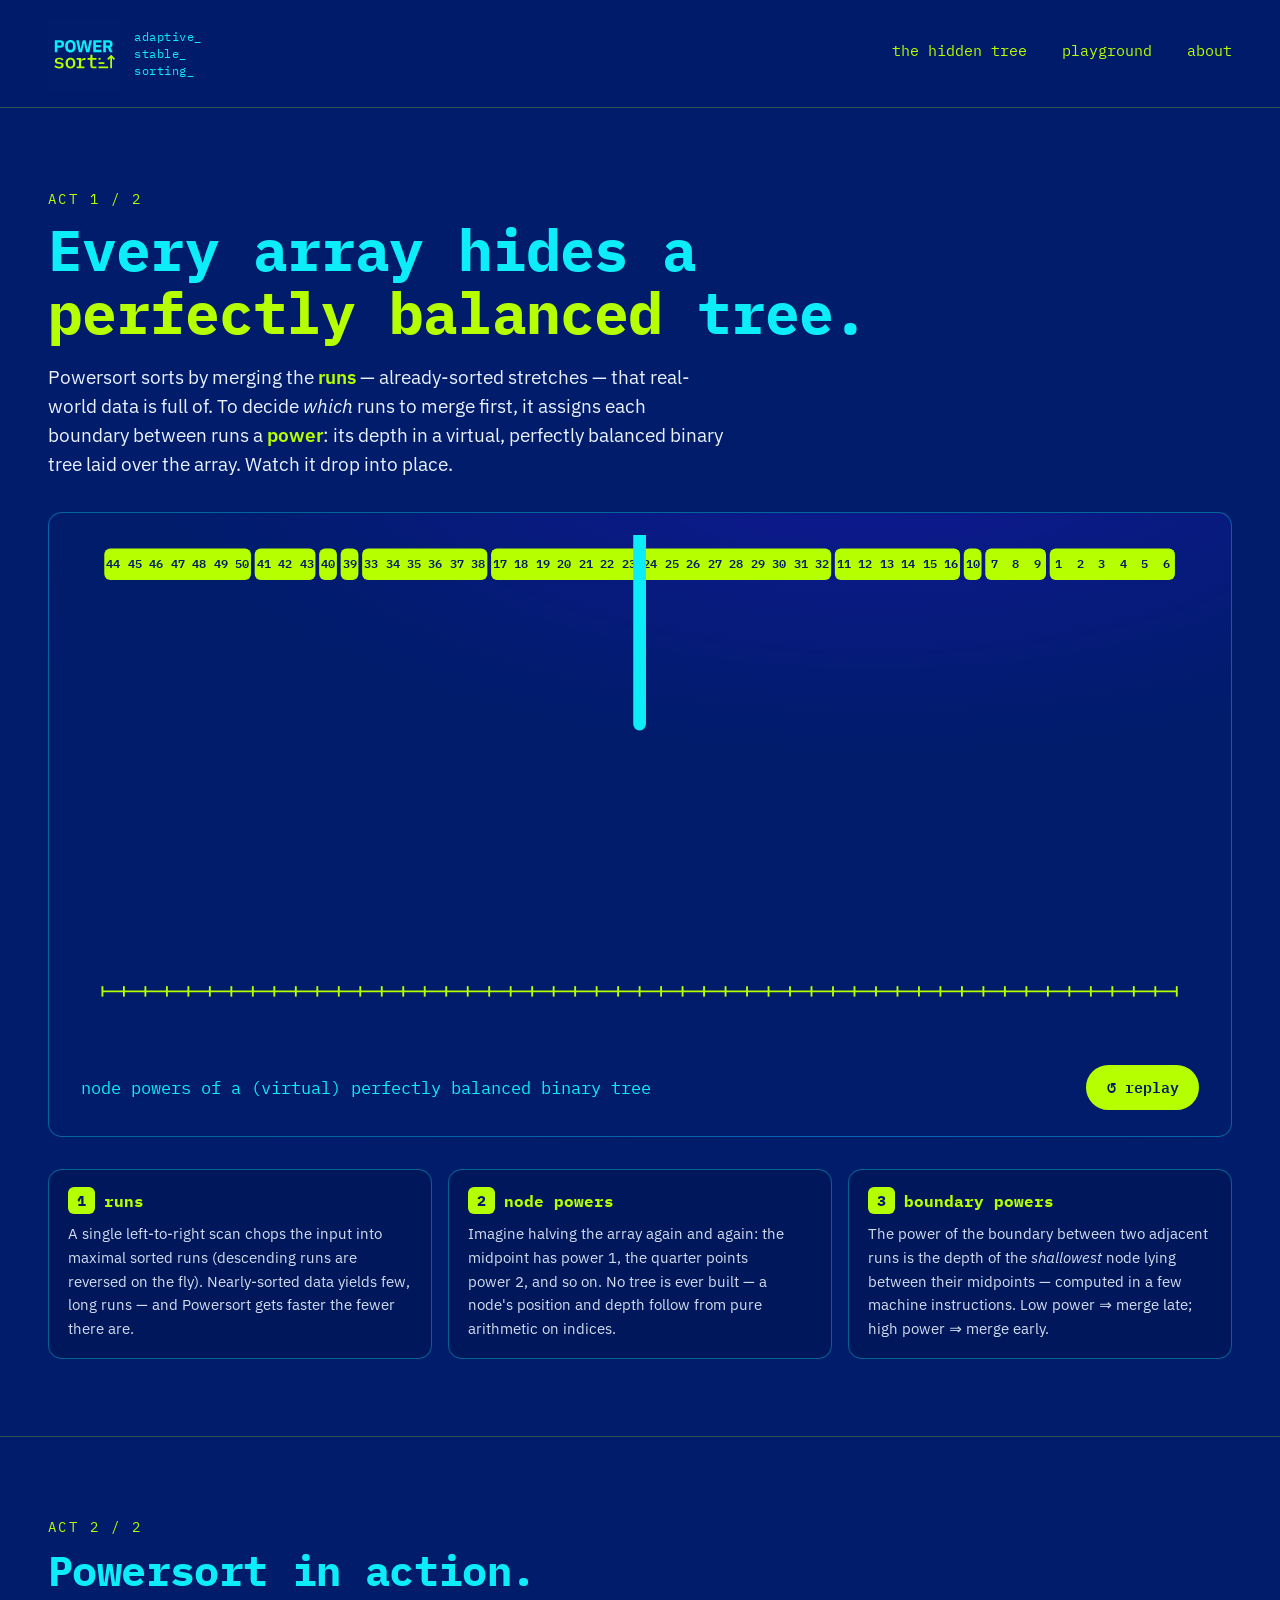
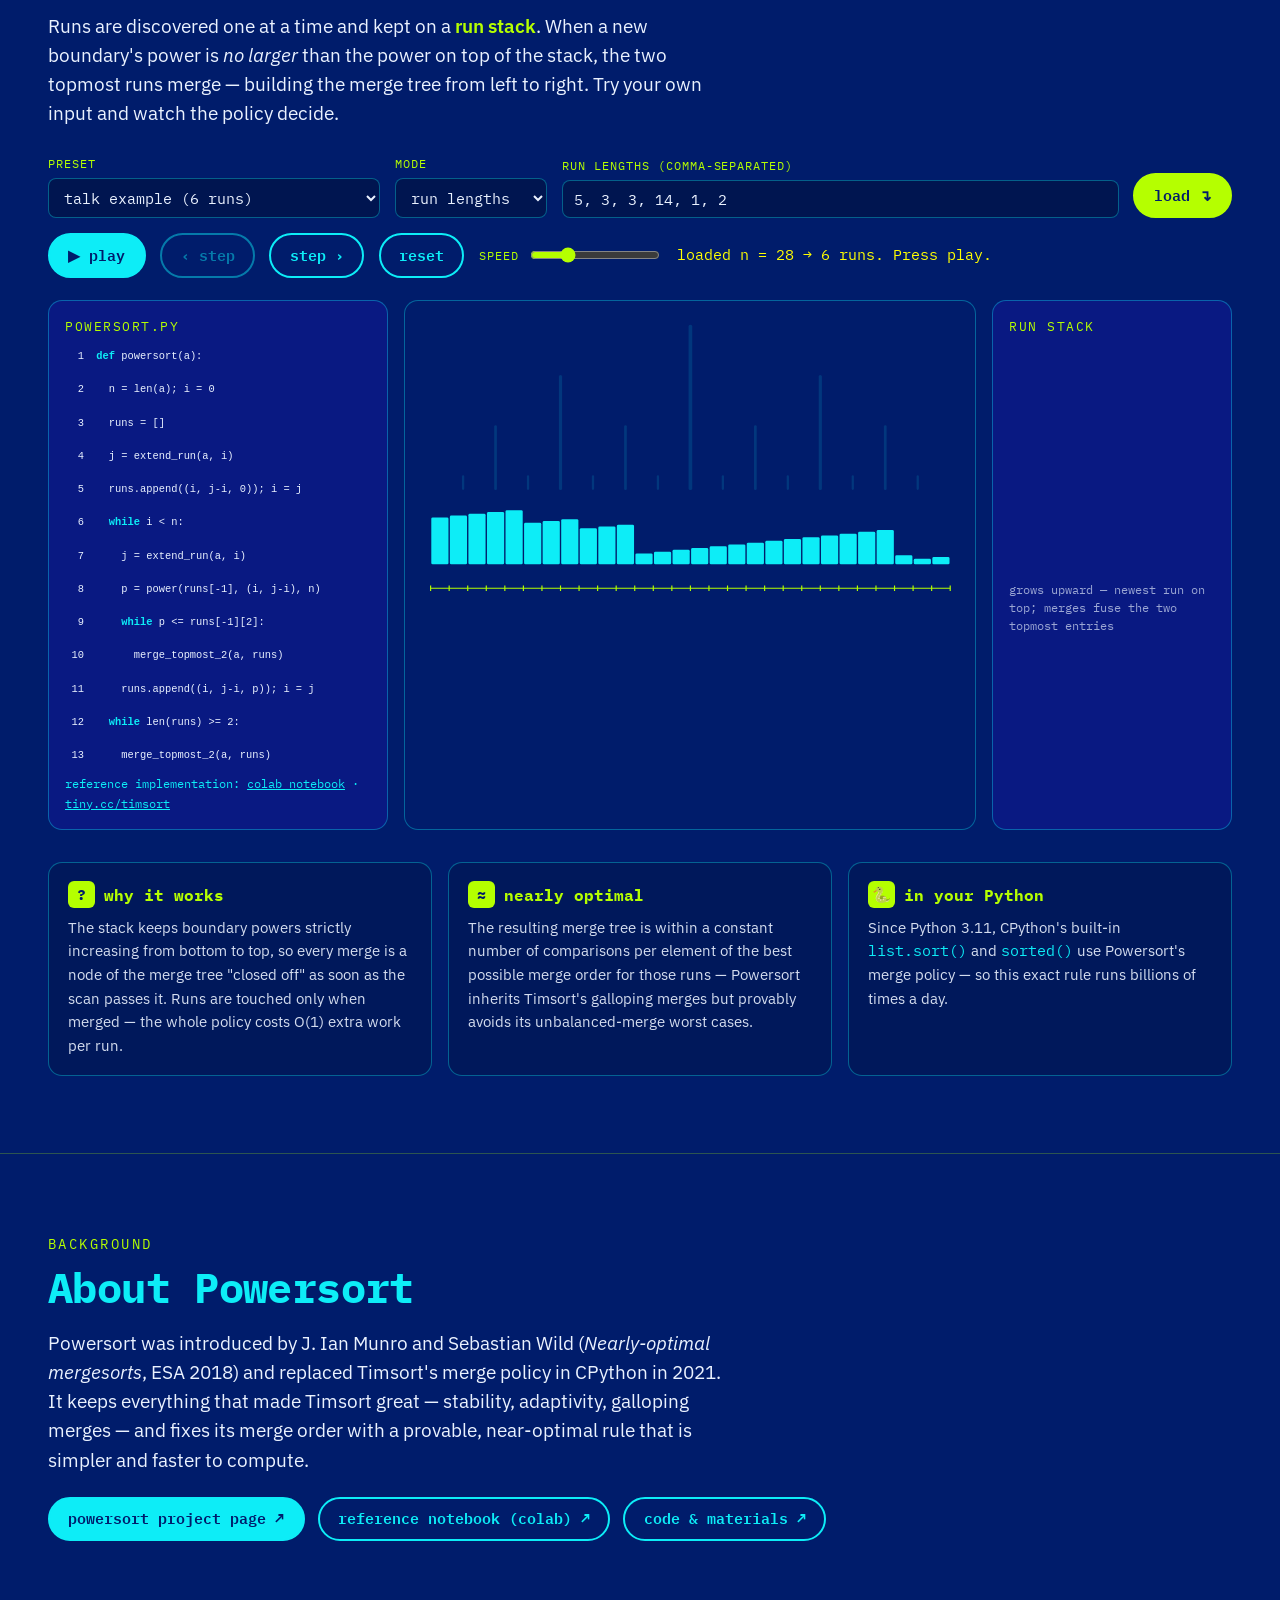
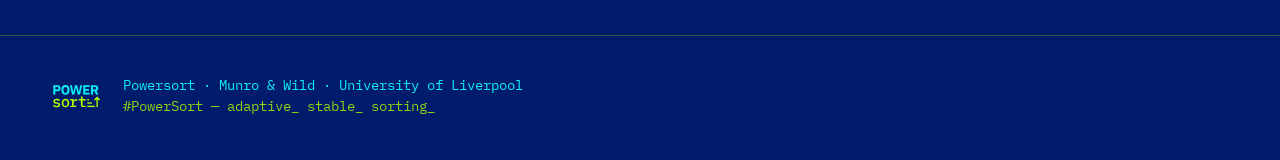
<file: playground/index.html>
<!DOCTYPE html>
<html lang="en">
<head>
<meta charset="UTF-8">
<meta name="viewport" content="width=device-width, initial-scale=1.0">
<title>Powersort — adaptive, stable sorting</title>
<meta name="description" content="An interactive explanation of Powersort's merge policy: the hidden perfectly balanced binary tree behind run powers, and the run stack in action.">
<link rel="icon" type="image/svg+xml" href="../assets/powersort-logo-square.svg">
<link rel="preconnect" href="https://fonts.googleapis.com">
<link rel="preconnect" href="https://fonts.gstatic.com" crossorigin>
<link href="https://fonts.googleapis.com/css2?family=IBM+Plex+Mono:wght@400;500;600;700&family=IBM+Plex+Sans:wght@400;500;600;700&display=swap" rel="stylesheet">
<link rel="stylesheet" href="style.css">
<!-- GoatCounter analytics -->
<script data-goatcounter="https://power-sort.goatcounter.com/count"
        async src="//gc.zgo.at/count.js"></script>
</head>
<body>

<header class="site-header">
  <a class="brand" href="http://www.wild-inter.net/powersort/">
    <img src="../assets/powersort-logo-square.svg" alt="Powersort logo" class="brand-logo">
    <span class="brand-tagline">adaptive_<br>stable_<br>sorting_</span>
  </a>
  <nav class="site-nav">
    <a href="#tree">the hidden tree</a>
    <a href="#playground">playground</a>
    <a href="#about">about</a>
  </nav>
</header>

<!-- ============ ACT 1 · THE HIDDEN TREE ============ -->
<section class="act" id="tree">
  <div class="act-head">
    <span class="eyebrow">act 1 / 2</span>
    <h1>Every array hides a<br><em>perfectly balanced</em> tree.</h1>
    <p class="lede">
      Powersort sorts by merging the <strong>runs</strong> — already-sorted stretches — that
      real-world data is full of. To decide <em>which</em> runs to merge first, it assigns each
      boundary between runs a <strong>power</strong>: its depth in a virtual, perfectly balanced
      binary tree laid over the array. Watch it drop into place.
    </p>
  </div>

  <div class="stage-wrap">
    <svg id="heroSvg" viewBox="0 0 1520 700" preserveAspectRatio="xMidYMid meet"
         role="img" aria-label="Animation: an array split into sorted runs, with the node powers of a perfectly balanced binary tree dropping in below it. Each run boundary receives the depth of the shallowest node between the midpoints of its two neighboring runs."></svg>
    <div class="stage-footline">
      <p id="heroCaption" class="stage-caption" aria-live="polite">&nbsp;</p>
      <button id="heroReplay" class="btn btn-lime" type="button">↺ replay</button>
    </div>
  </div>

  <div class="explain-grid">
    <div class="explain-card">
      <h3><span class="k">1</span> runs</h3>
      <p>A single left-to-right scan chops the input into maximal sorted runs
         (descending runs are reversed on the fly). Nearly-sorted data yields few, long runs —
         and Powersort gets faster the fewer there are.</p>
    </div>
    <div class="explain-card">
      <h3><span class="k">2</span> node powers</h3>
      <p>Imagine halving the array again and again: the midpoint has power&nbsp;1, the quarter
         points power&nbsp;2, and so on. No tree is ever built — a node's position and depth
         follow from pure arithmetic on indices.</p>
    </div>
    <div class="explain-card">
      <h3><span class="k">3</span> boundary powers</h3>
      <p>The power of the boundary between two adjacent runs is the depth of the
         <em>shallowest</em> node lying between their midpoints — computed in a few
         machine instructions. Low power&nbsp;⇒ merge late; high power&nbsp;⇒ merge early.</p>
    </div>
  </div>
</section>

<!-- ============ ACT 2 · POWERSORT IN ACTION ============ -->
<section class="act" id="playground">
  <div class="act-head">
    <span class="eyebrow">act 2 / 2</span>
    <h2>Powersort in action.</h2>
    <p class="lede">
      Runs are discovered one at a time and kept on a <strong>run stack</strong>. When a new
      boundary's power is <em>no larger</em> than the power on top of the stack, the two topmost
      runs merge — building the merge tree from left to right. Try your own input and watch the
      policy decide.
    </p>
  </div>

  <div class="controls" role="group" aria-label="Input controls">
    <label class="ctl">
      <span>preset</span>
      <select id="presetSelect">
        <option value="slides">talk example (6 runs)</option>
        <option value="hero">showcase example (10 runs)</option>
        <option value="colab">colab notebook example (12 runs)</option>
        <option value="random">random values</option>
        <option value="fewruns">a few long runs</option>
        <option value="manyruns">many short runs</option>
        <option value="organ">organ pipe</option>
        <option value="sorted">already sorted</option>
      </select>
    </label>
    <label class="ctl">
      <span>mode</span>
      <select id="modeSelect">
        <option value="runs">run lengths</option>
        <option value="values">array values</option>
      </select>
    </label>
    <label class="ctl ctl-grow">
      <span id="inputLabel">run lengths (comma-separated)</span>
      <input id="dataInput" type="text" spellcheck="false" autocomplete="off"
             value="5, 3, 3, 14, 1, 2">
    </label>
    <button id="applyBtn" class="btn btn-lime" type="button">load ↴</button>
  </div>

  <div class="controls controls-play" role="group" aria-label="Playback controls">
    <button id="playBtn" class="btn btn-cyan" type="button">▶ play</button>
    <button id="backBtn" class="btn" type="button">‹ step</button>
    <button id="stepBtn" class="btn" type="button">step ›</button>
    <button id="resetBtn" class="btn" type="button">reset</button>
    <label class="ctl ctl-speed">
      <span>speed</span>
      <input id="speedRange" type="range" min="0.3" max="3" step="0.1" value="1"
             aria-label="Animation speed">
    </label>
    <p id="narration" class="narration" aria-live="polite">Press play to run Powersort.</p>
  </div>

  <div class="playground-grid">
    <aside class="panel panel-code" aria-label="Powersort pseudocode">
      <div class="panel-title">powersort.py</div>
      <pre id="codeBox"><code><span class="cl" id="cl1"> 1  <b>def</b> powersort(a):</span>
<span class="cl" id="cl2"> 2    n = len(a); i = 0</span>
<span class="cl" id="cl3"> 3    runs = []</span>
<span class="cl" id="cl4"> 4    j = extend_run(a, i)</span>
<span class="cl" id="cl5"> 5    runs.append((i, j-i, 0)); i = j</span>
<span class="cl" id="cl6"> 6    <b>while</b> i &lt; n:</span>
<span class="cl" id="cl7"> 7      j = extend_run(a, i)</span>
<span class="cl" id="cl8"> 8      p = power(runs[-1], (i, j-i), n)</span>
<span class="cl" id="cl9"> 9      <b>while</b> p &lt;= runs[-1][2]:</span>
<span class="cl" id="cl10">10        merge_topmost_2(a, runs)</span>
<span class="cl" id="cl11">11      runs.append((i, j-i, p)); i = j</span>
<span class="cl" id="cl12">12    <b>while</b> len(runs) &gt;= 2:</span>
<span class="cl" id="cl13">13      merge_topmost_2(a, runs)</span></code></pre>
      <p class="panel-note">reference implementation: <a href="https://colab.research.google.com/drive/13jJDr7dcEz2Ub48TzOT-DaJYCNc5UduR" target="_blank" rel="noopener">colab notebook</a> · <a href="https://tiny.cc/timsort" target="_blank" rel="noopener">tiny.cc/timsort</a></p>
    </aside>

    <div class="panel panel-stage">
      <svg id="playSvg" viewBox="0 0 1200 640" preserveAspectRatio="xMidYMid meet"
           role="img" aria-label="Visualization of the array as bars grouped into runs, boundary powers, and the merge tree being built left to right over the faint node powers of the virtual balanced tree."></svg>
    </div>

    <aside class="panel panel-stack" aria-label="Run stack">
      <div class="panel-title">run stack</div>
      <div id="stackBox" class="stack-box"></div>
      <div class="stack-hint">grows upward — newest run on top; merges fuse the two topmost entries</div>
    </aside>
  </div>

  <div class="explain-grid">
    <div class="explain-card">
      <h3><span class="k">?</span> why it works</h3>
      <p>The stack keeps boundary powers strictly increasing from bottom to top, so every merge
         is a node of the merge tree "closed off" as soon as the scan passes it. Runs are touched
         only when merged — the whole policy costs O(1) extra work per run.</p>
    </div>
    <div class="explain-card">
      <h3><span class="k">≈</span> nearly optimal</h3>
      <p>The resulting merge tree is within a constant number of comparisons per element of the
         best possible merge order for those runs — Powersort inherits Timsort's galloping merges
         but provably avoids its unbalanced-merge worst cases.</p>
    </div>
    <div class="explain-card">
      <h3><span class="k">🐍</span> in your Python</h3>
      <p>Since Python&nbsp;3.11, CPython's built-in <code>list.sort()</code> and
         <code>sorted()</code> use Powersort's merge policy — so this exact rule runs
         billions of times a day.</p>
    </div>
  </div>
</section>

<!-- ============ ABOUT ============ -->
<section class="act act-about" id="about">
  <div class="act-head">
    <span class="eyebrow">background</span>
    <h2>About Powersort</h2>
    <p class="lede">
      Powersort was introduced by J. Ian Munro and Sebastian Wild
      (<em>Nearly-optimal mergesorts</em>, ESA&nbsp;2018) and replaced Timsort's merge policy in
      CPython in 2021. It keeps everything that made Timsort great — stability, adaptivity,
      galloping merges — and fixes its merge order with a provable, near-optimal rule that is
      simpler and faster to compute.
    </p>
    <p class="about-links">
      <a class="btn btn-cyan" href="http://www.wild-inter.net/powersort/">powersort project page ↗</a>
      <a class="btn" href="https://colab.research.google.com/drive/13jJDr7dcEz2Ub48TzOT-DaJYCNc5UduR" target="_blank" rel="noopener">reference notebook (colab) ↗</a>
      <a class="btn" href="https://tiny.cc/timsort">code &amp; materials ↗</a>
    </p>
  </div>
</section>

<footer class="site-footer">
  <img src="../assets/powersort-logo-square.svg" alt="" class="footer-logo">
  <p>Powersort · Munro &amp; Wild · University of Liverpool<br>
     <span class="dim">#PowerSort — adaptive_ stable_ sorting_</span></p>
</footer>

<script src="app.js"></script>
</body>
</html>
</file>
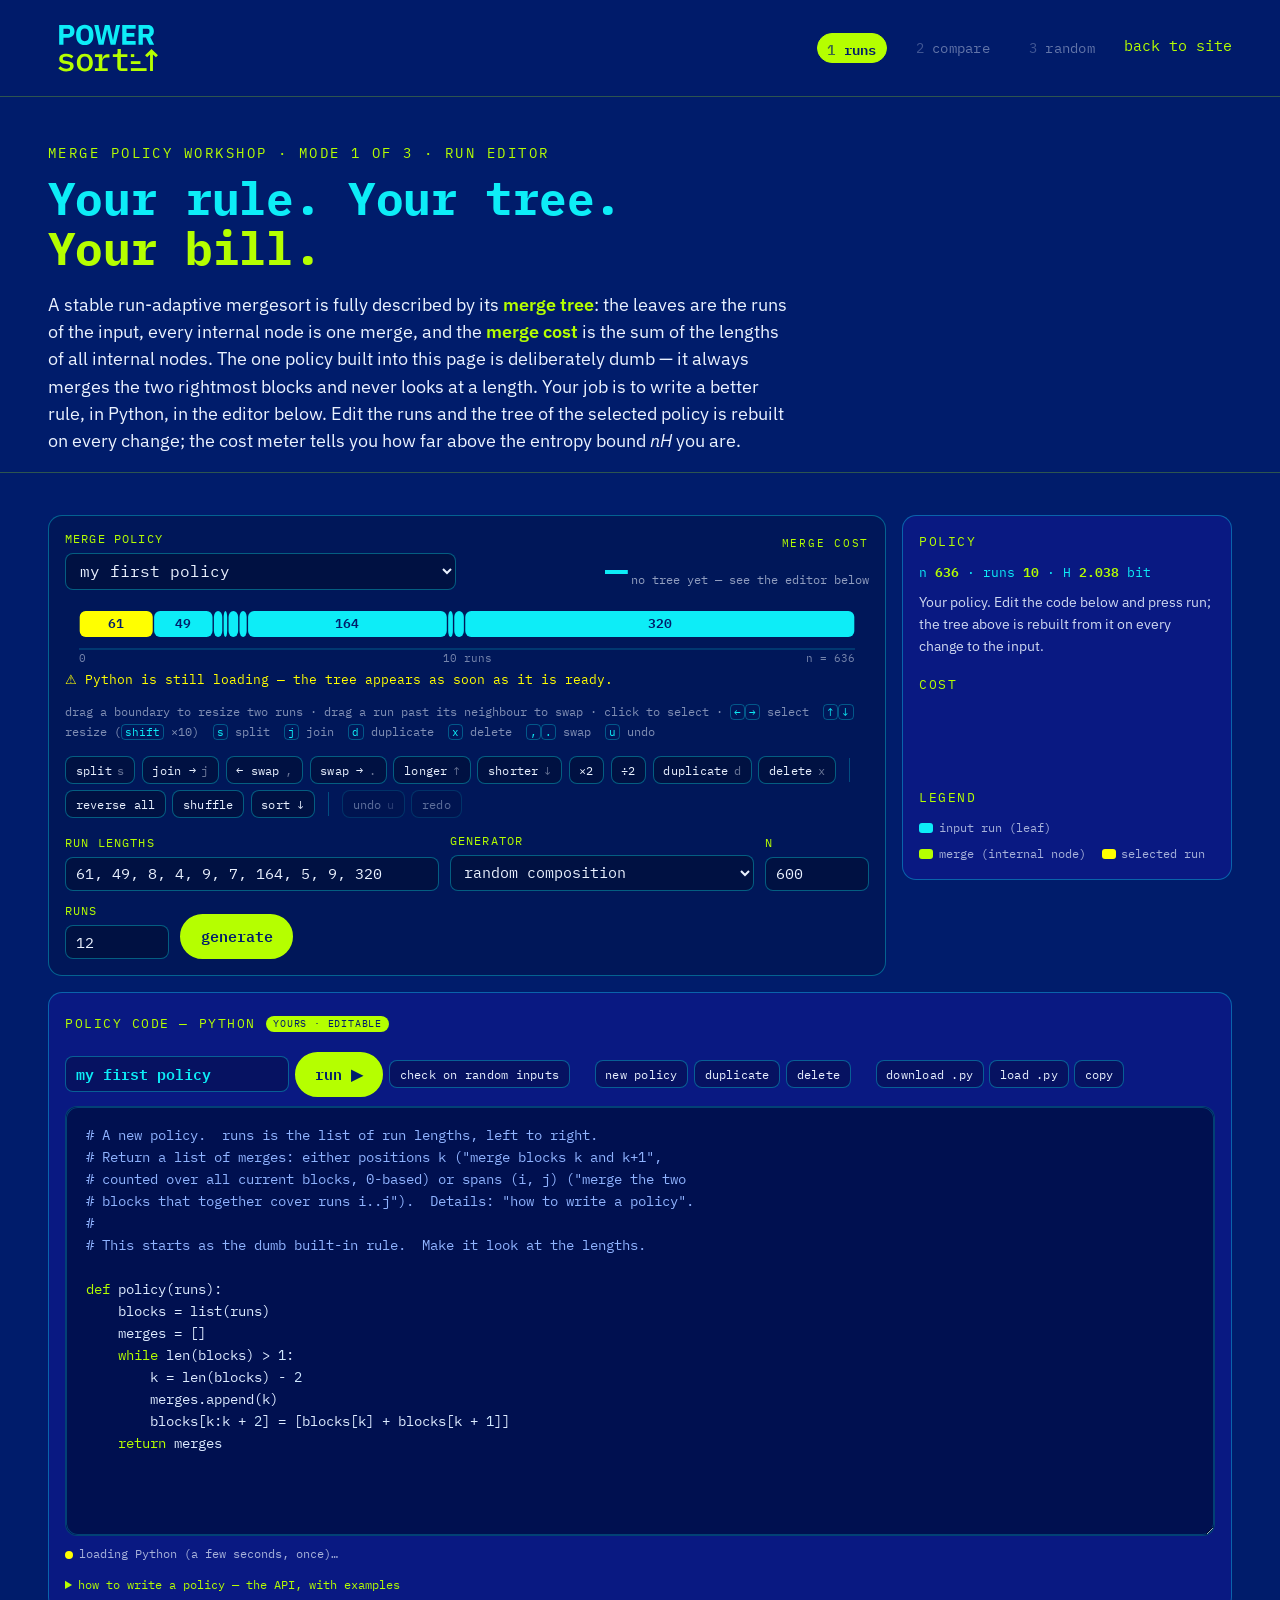
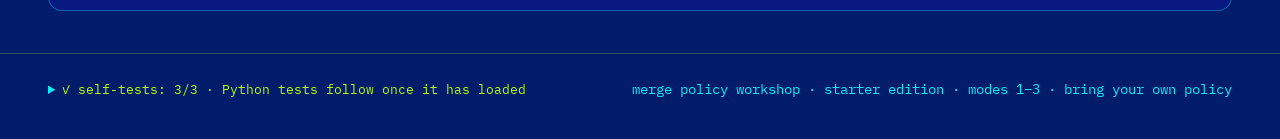
<file: byo-merge-policy.html>
<!DOCTYPE html>
<html lang="en">
<head>
<meta charset="UTF-8">
<meta name="viewport" content="width=device-width, initial-scale=1.0">
<title>Merge Policy Workshop — Powersort</title>
<meta name="description" content="A workshop version of the merge cost lab: write your own merge policy for a run-adaptive mergesort in Python, right in the page, and watch its merge tree and merge cost against OPT on inputs you edit, generate or search for.">
<link rel="stylesheet" href="https://pyscript.net/releases/2026.7.3/core.css">
<script type="module" src="https://pyscript.net/releases/2026.7.3/core.js"></script>
<link rel="preconnect" href="https://fonts.googleapis.com">
<link rel="preconnect" href="https://fonts.gstatic.com" crossorigin>
<link href="https://fonts.googleapis.com/css2?family=IBM+Plex+Mono:wght@400;500;600;700&family=IBM+Plex+Sans:wght@400;500;600;700&display=swap" rel="stylesheet">
<!-- GoatCounter analytics -->
<script data-goatcounter="https://power-sort.goatcounter.com/count"
        async src="//gc.zgo.at/count.js"></script>
<style>
/* ============================================================
   POWERSORT — brand tokens (Brand Guidelines v1.0)
   dark blue #001C6B · blue #380FFF · light blue #0DEDF7
   green #00D600 · lime #B5FF00 · yellow #FFFF00
   type: IBM Plex Mono (headlines / data) + IBM Plex Sans (body)

   The block up to "MERGE COST LAB" is copied verbatim from the site's
   style.css so that this file works on its own.  Once the page is linked
   into the site, replace it with <link rel="stylesheet" href="style.css">.
   ============================================================ */
:root {
  --darkblue: #001C6B;
  --blue: #380FFF;
  --lightblue: #0DEDF7;
  --green: #00D600;
  --lime: #B5FF00;
  --yellow: #FFFF00;
  --ink: #EAF2FF;
  --panel: rgba(56, 15, 255, 0.16);
  --panel-line: rgba(13, 237, 247, 0.35);
  --mono: "IBM Plex Mono", ui-monospace, SFMono-Regular, Menlo, monospace;
  --sans: "IBM Plex Sans", system-ui, -apple-system, "Segoe UI", sans-serif;
}
* { box-sizing: border-box; }
html { scroll-behavior: smooth; }
@media (prefers-reduced-motion: reduce) { html { scroll-behavior: auto; } }
body {
  margin: 0;
  background: var(--darkblue);
  color: var(--ink);
  font-family: var(--sans);
  font-size: 17px;
  line-height: 1.55;
  -webkit-font-smoothing: antialiased;
}
a { color: var(--lightblue); }
a:focus-visible, button:focus-visible, input:focus-visible, select:focus-visible {
  outline: 3px solid var(--yellow);
  outline-offset: 2px;
}
.site-header {
  display: flex; align-items: center; justify-content: space-between;
  gap: 1rem; padding: 0.9rem clamp(1rem, 4vw, 3rem);
  border-bottom: 1px solid rgba(181, 255, 0, 0.25);
  position: sticky; top: 0;
  background: rgba(0, 28, 107, 0.92);
  backdrop-filter: blur(6px);
  z-index: 20;
}
.brand { display: flex; align-items: center; gap: 0.9rem; text-decoration: none; }
.brand-logo-tight { width: 118px; height: auto; display: block; }
.site-nav { display: flex; gap: clamp(0.6rem, 2vw, 1.6rem); flex-wrap: wrap; align-items: baseline; }
.site-nav a {
  font-family: var(--mono); font-size: 0.92rem; color: var(--lime);
  text-decoration: none; border-bottom: 2px solid transparent; padding-bottom: 2px;
}
.site-nav a:hover { border-bottom-color: var(--lime); }
.act { padding: clamp(1.6rem, 4vw, 2.6rem) clamp(1rem, 4vw, 3rem); }
.act + .act { border-top: 1px solid rgba(181, 255, 0, 0.25); }
.act-head { max-width: 900px; }
.eyebrow {
  font-family: var(--mono); font-size: 0.85rem; letter-spacing: 0.18em;
  text-transform: uppercase; color: var(--lime);
}
h1, h2 {
  font-family: var(--mono); font-weight: 700; color: var(--lightblue);
  line-height: 1.08; margin: 0.5rem 0 1rem; letter-spacing: -0.015em;
}
h1 { font-size: clamp(1.8rem, 4.4vw, 2.9rem); }
h1 em, h2 em { font-style: normal; color: var(--lime); }
.lede { font-size: clamp(1rem, 1.6vw, 1.1rem); max-width: 68ch; color: var(--ink); }
.lede strong { color: var(--lime); font-weight: 600; }
.btn {
  font-family: var(--mono); font-size: 0.95rem; font-weight: 600;
  color: var(--lightblue); background: transparent;
  border: 2px solid var(--lightblue); border-radius: 999px;
  padding: 0.5rem 1.15rem; cursor: pointer; text-decoration: none;
  display: inline-block; transition: transform 120ms ease, background 120ms ease, color 120ms ease;
}
.btn:hover { transform: translateY(-1px); background: rgba(13, 237, 247, 0.12); }
.btn-lime { color: var(--darkblue); background: var(--lime); border-color: var(--lime); }
.btn-lime:hover { background: var(--yellow); border-color: var(--yellow); }
.btn[disabled] { opacity: 0.45; cursor: not-allowed; transform: none; }
.ctl { display: flex; flex-direction: column; gap: 0.3rem; }
.ctl > span {
  font-family: var(--mono); font-size: 0.72rem; letter-spacing: 0.1em;
  color: var(--lime); text-transform: uppercase;
}
.ctl select, .ctl input {
  font-family: var(--mono); font-size: 0.92rem; color: var(--ink);
  background: rgba(0, 0, 0, 0.25); border: 1.5px solid var(--panel-line);
  border-radius: 8px; padding: 0.42rem 0.6rem;
}
.panel {
  border: 1px solid var(--panel-line); border-radius: 14px;
  background: var(--panel); padding: 1rem; min-width: 0;
}
.panel-title {
  font-family: var(--mono); font-size: 0.8rem; letter-spacing: 0.12em;
  text-transform: uppercase; color: var(--lime); margin-bottom: 0.7rem;
}
.site-footer {
  border-top: 1px solid rgba(181, 255, 0, 0.25);
  padding: 1.6rem clamp(1rem, 4vw, 3rem) 2.4rem;
  display: flex; align-items: center; gap: 1.2rem; flex-wrap: wrap;
}
.site-footer p { font-family: var(--mono); font-size: 0.85rem; margin: 0; color: var(--lightblue); }
.code-comment { color: #8FB3FF; }
.code-keyword { color: var(--lime); font-weight: 600; }
.code-func    { color: var(--lightblue); }
.code-number  { color: #CFE8FF; }

/* ============================================================
   MERGE COST LAB — page-specific
   ============================================================ */

/* mode navigation */
.mode-nav { align-items: center; gap: clamp(.5rem, 1.6vw, 1.2rem); }
.mode {
  font-family: var(--mono); font-size: 0.86rem; letter-spacing: .02em;
  color: rgba(234, 242, 255, 0.42); padding: 0.15rem 0.55rem;
  border: 1.5px solid transparent; border-radius: 999px; white-space: nowrap;
}
.mode.is-active { color: var(--darkblue); background: var(--lime); border-color: var(--lime); font-weight: 600; }
.mode .num { opacity: .65; }

.act-hero { padding-bottom: 0; }
.act-hero h1 { margin-bottom: .6rem; }

/* ---- layout ---- */
.lab-grid {
  display: grid; grid-template-columns: minmax(0, 1fr) 330px;
  gap: 1rem; align-items: start;
}
@media (max-width: 1080px) { .lab-grid { grid-template-columns: 1fr; } }

/* ---- stage ---- */
.panel-stage { padding: 0.9rem 1rem 1rem; background: rgba(0, 0, 0, 0.16); }
.stage-head {
  display: flex; align-items: flex-end; justify-content: space-between;
  gap: 1rem; flex-wrap: wrap; margin-bottom: .7rem;
}
.ctl-policy select { min-width: 15rem; font-size: 1rem; }
.cost-readout { text-align: right; line-height: 1.05; }
.cost-readout .cost-label {
  display: block; font-family: var(--mono); font-size: .68rem;
  letter-spacing: .16em; text-transform: uppercase; color: var(--lime);
}
.cost-readout .cost-value {
  font-family: var(--mono); font-weight: 700; color: var(--lightblue);
  font-size: clamp(1.7rem, 3.4vw, 2.4rem); letter-spacing: -.02em;
}
.cost-readout .cost-sub { font-family: var(--mono); font-size: .74rem; color: rgba(234,242,255,.62); }

#stage { width: 100%; height: auto; display: block; touch-action: none; }
.stage-hint {
  font-family: var(--mono); font-size: .72rem; color: rgba(234, 242, 255, 0.55);
  margin-top: .5rem; line-height: 1.7;
}
.stage-hint kbd {
  font-family: var(--mono); font-size: .95em; color: var(--lightblue);
  border: 1px solid rgba(13,237,247,.3); border-radius: 4px; padding: 0 .28em;
}
.stage-error {
  font-family: var(--mono); font-size: .8rem; color: var(--yellow);
  margin-top: .4rem; min-height: 1.2em;
}

/* SVG pieces */
.n-merge { fill: var(--lime); }
.n-leaf  { fill: var(--lightblue); }
.n-leaf.is-selected { fill: var(--yellow); }
.n-leaf.is-dragging { fill: var(--yellow); }
.node-rect { stroke: transparent; stroke-width: 2; }
.node-rect.is-hot { stroke: #fff; }
.n-label { font-family: var(--mono); font-weight: 600; fill: var(--darkblue); pointer-events: none; }
.edge { stroke: rgba(234, 242, 255, .85); stroke-width: 1.6; fill: none; }
.edge.drop { stroke-dasharray: 2 3.5; stroke: rgba(234, 242, 255, .55); }
.guide { stroke: var(--yellow); stroke-width: 1; stroke-dasharray: 2 3; opacity: 0; }
.axis { stroke: rgba(13, 237, 247, .3); stroke-width: 1; }
.axis-text { font-family: var(--mono); font-size: 11px; fill: rgba(234,242,255,.5); }
.handle { fill: transparent; cursor: col-resize; }
.grip { stroke: var(--darkblue); stroke-width: 2; opacity: 0; }
.edge, .guide, .grip, .axis, .axis-text, .n-label, .node-rect { pointer-events: none; }
.bnd:hover .grip { opacity: 1; }
#stage:focus-visible { outline: 3px solid var(--yellow); outline-offset: 2px; }
.leaf-hit { cursor: grab; }
.leaf-hit.is-dragging { cursor: grabbing; }

/* ---- run tools ---- */
.run-tools { display: flex; flex-wrap: wrap; gap: .4rem; margin-top: .9rem; }
.tool {
  font-family: var(--mono); font-size: .78rem; letter-spacing: .02em;
  color: var(--ink); background: rgba(0, 0, 0, .25);
  border: 1.5px solid var(--panel-line); border-radius: 8px;
  padding: .3rem .6rem; cursor: pointer;
}
.tool:hover { border-color: var(--lime); color: var(--lime); }
.tool[disabled] { opacity: .4; cursor: not-allowed; }
.tool .k { color: rgba(234,242,255,.45); margin-left: .35rem; }
.tool-sep { width: 1px; background: rgba(13,237,247,.25); margin: .1rem .4rem; }

.run-io { display: flex; gap: .7rem; flex-wrap: wrap; align-items: flex-end; margin-top: .9rem; }
.run-io .ctl-grow { flex: 1 1 22rem; }
.run-io .ctl { min-width: 0; max-width: 100%; }
.run-io select, .run-io input { max-width: 100%; }
.run-io .js-gen { width: 19rem; }
.policy-toggles { min-width: 0; }
.gen-bar .ctl, .compare-bar .ctl, .search-panel .ctl, .search-row .ctl { min-width: 0; max-width: 100%; }
.gen-bar select, .compare-bar select, .search-panel select, .search-row select,
.gen-bar input, .search-panel input, .search-row input { max-width: 100%; }
.gen-bar .ctl select { min-width: min(15rem, 100%); }
#sTarget, #sMetric, #sRival { width: 100%; }
.run-io input[type="text"] { width: 100%; }
.run-io input[type="number"] { width: 6.5rem; }

/* ---- side panel ---- */
.panel-side { display: flex; flex-direction: column; gap: 1.1rem; }
.policy-blurb { font-size: .88rem; color: rgba(234, 242, 255, .88); margin: 0; }
.input-summary { font-family: var(--mono); font-size: .8rem; color: var(--lightblue); margin: 0 0 .6rem; }
.input-summary b { color: var(--lime); font-weight: 600; }
.policy-ref { font-family: var(--mono); font-size: .75rem; margin: .45rem 0 0; }
.params { display: flex; flex-wrap: wrap; gap: .6rem; }
.params .ctl input { width: 8rem; }
.metrics { width: 100%; border-collapse: collapse; font-family: var(--mono); font-size: .82rem; }
.metrics td { padding: .22rem 0; border-bottom: 1px solid rgba(13, 237, 247, .12); }
.metrics td:last-child { text-align: right; color: var(--lightblue); font-weight: 600; white-space: nowrap; }
.metrics tr.hi td:last-child { color: var(--lime); }
.metrics td .unit { color: rgba(234,242,255,.45); font-weight: 400; }
#ruler { width: 100%; height: auto; display: block; margin-top: .2rem; }
.legend { display: flex; flex-wrap: wrap; gap: .5rem 1rem; font-family: var(--mono); font-size: .72rem; color: rgba(234,242,255,.7); }
.legend span { display: flex; align-items: center; gap: .35rem; }
.legend i { width: 14px; height: 10px; border-radius: 3px; display: inline-block; }

/* ---- code panel ---- */
.panel-code { margin-top: 1rem; }
.code-head { display: flex; align-items: baseline; justify-content: space-between; gap: 1rem; flex-wrap: wrap; }
.panel-code pre {
  margin: .6rem 0 0; overflow-x: auto; background: #001050;
  border: 1px solid rgba(13, 237, 247, 0.22); border-radius: 12px;
  padding: 1rem 1.2rem; font-family: var(--mono); font-size: .82rem;
  line-height: 1.6; color: #DDEBFF;
}
.panel-code details { margin-top: .7rem; }
.panel-code summary {
  font-family: var(--mono); font-size: .78rem; color: var(--lime); cursor: pointer;
}
.code-call { font-family: var(--mono); font-size: .78rem; color: var(--lightblue); margin: .5rem 0 0; }
.code-call b { color: var(--lime); font-weight: 600; }
.code-note { font-family: var(--mono); font-size: .74rem; color: rgba(234,242,255,.55); margin: .6rem 0 0; }

/* ---- tooltip ---- */
#tip {
  position: fixed; z-index: 60; pointer-events: none; opacity: 0;
  font-family: var(--mono); font-size: .75rem; line-height: 1.5;
  background: #001050; color: var(--ink);
  border: 1px solid var(--panel-line); border-radius: 8px;
  padding: .35rem .55rem; white-space: pre;
  transition: opacity 90ms ease;
}

/* ---- self test ---- */
.selftest { font-family: var(--mono); font-size: .8rem; }
.selftest .ok { color: var(--lime); }
.selftest .fail { color: var(--yellow); }
.selftest ul { margin: .5rem 0 0; padding-left: 1.1rem; color: rgba(234,242,255,.75); font-size: .76rem; }
.selftest summary { cursor: pointer; color: var(--lightblue); }

/* ---- modes ---- */
.mode { cursor: pointer; background: none; border: 1.5px solid transparent; font-family: var(--mono); }
/* Only on devices that really hover, and never on the active button: the active
   button is lime-on-darkblue, so a lime hover colour would make it invisible.
   On touch, :hover sticks after a tap, which is what made it vanish there. */
@media (hover: hover) {
  .mode:not([disabled]):not(.is-active):hover { color: var(--lime); }
}
.mode[disabled] { cursor: not-allowed; }
.mode-panel[hidden] { display: none; }

/* ---- small controls ---- */
.params { display: flex; flex-wrap: wrap; gap: .5rem .9rem; align-items: flex-end; }
.params:empty { display: none; }
.params .ctl input[type="number"], .params .ctl select { width: 8.4rem; }
.param-check {
  display: flex; align-items: center; gap: .4rem; cursor: pointer;
  font-family: var(--mono); font-size: .74rem; color: rgba(234, 242, 255, .8);
}
.param-check input { accent-color: var(--lime); margin: 0; }
.param-check:hover { color: var(--lime); }
.params-compact { gap: .35rem .6rem; margin-top: .4rem; }
.params-compact .param-check { font-size: .68rem; }
.params-compact .ctl > span { font-size: .62rem; }
.params-compact .ctl input[type="number"], .params-compact .ctl select { width: 6.2rem; font-size: .74rem; padding: .25rem .4rem; }
.code-params { display: flex; flex-wrap: wrap; gap: .6rem .9rem; align-items: center; margin-top: .5rem; }

/* ---- mode 2: compare ---- */
.panel-editor { padding: .9rem 1rem 1rem; background: rgba(0, 0, 0, .16); }
.editor-stats { font-family: var(--mono); font-size: .8rem; color: var(--lightblue); text-align: right; }
.editor-stats b { color: var(--lime); font-weight: 600; }
.compare-bar {
  display: flex; flex-wrap: wrap; gap: .9rem 1.4rem; align-items: flex-end;
  margin: 1rem 0 .8rem; padding: .8rem 1rem;
  border: 1px solid var(--panel-line); border-radius: 12px; background: var(--panel);
}
.policy-toggles { display: flex; flex-wrap: wrap; gap: .35rem; flex: 1 1 30rem; }
.chip {
  font-family: var(--mono); font-size: .74rem; cursor: pointer;
  color: rgba(234, 242, 255, .6); background: rgba(0, 0, 0, .25);
  border: 1.5px solid rgba(13, 237, 247, .25); border-radius: 999px; padding: .22rem .7rem;
}
@media (hover: hover) {
  .chip:hover { border-color: var(--lime); color: var(--lime); }
}
.chip.is-on { color: var(--darkblue); background: var(--lime); border-color: var(--lime); font-weight: 600; }
.chip.is-ref { box-shadow: 0 0 0 2px var(--yellow); }
.cmp-row {
  display: grid; grid-template-columns: 232px minmax(0, 1fr); gap: .9rem;
  align-items: center; margin-bottom: .55rem; padding: .55rem .8rem;
  border: 1px solid rgba(13, 237, 247, .22); border-radius: 12px; background: rgba(0, 0, 0, .16);
}
@media (max-width: 780px) { .cmp-row { grid-template-columns: 1fr; } }
.cmp-row.is-ref { border-color: var(--yellow); }
.cmp-name { font-family: var(--mono); font-size: .82rem; color: var(--lightblue); font-weight: 600; }
.cmp-badge {
  font-size: .62rem; letter-spacing: .08em; text-transform: uppercase;
  background: var(--lime); color: var(--darkblue); border-radius: 999px; padding: 0 .45rem; margin-left: .35rem;
}
.cmp-badge.ref { background: var(--yellow); }
.cmp-cost { font-family: var(--mono); font-weight: 700; font-size: 1.5rem; color: var(--lime); line-height: 1.15; }
.cmp-sub { font-family: var(--mono); font-size: .68rem; color: rgba(234, 242, 255, .6); }
.cmp-bar { height: 4px; border-radius: 2px; background: rgba(13, 237, 247, .18); margin: .35rem 0 .1rem; }
.cmp-bar i { display: block; height: 100%; border-radius: 2px; background: var(--lime); }
.cmp-svg { width: 100%; height: auto; display: block; }
.n-merge.is-diff { fill: var(--yellow); }
.n-merge.is-same { fill-opacity: .34; }
.cmp-empty { font-family: var(--mono); font-size: .82rem; color: rgba(234,242,255,.6); padding: 1.4rem; text-align: center; }

/* ---- mode 3: random & search ---- */
.gen-bar {
  display: flex; flex-wrap: wrap; gap: .9rem 1.2rem; align-items: flex-end;
  padding: .9rem 1rem; border: 1px solid var(--panel-line); border-radius: 12px;
  background: var(--panel); margin-bottom: 1rem;
}
.gen-bar .ctl select { min-width: 15rem; }
.gen-bar .ctl input[type="number"] { width: 6.2rem; }
.gen-bar .gen-note { flex: 1 1 100%; font-family: var(--mono); font-size: .74rem; color: rgba(234,242,255,.55); margin: 0; }
.m3-cols { display: grid; grid-template-columns: minmax(0, 1fr) 6px var(--m3-side, 360px);
            gap: 1rem; align-items: start; }
@media (max-width: 1080px) { .m3-cols { grid-template-columns: 1fr; } }
/* draggable column divider: the tree column is often empty in this mode, so the
   search panel should be able to take the space back */
.col-resizer {
  position: relative; align-self: stretch; min-height: 140px; border-radius: 3px;
  cursor: col-resize; background: rgba(13, 237, 247, .16); touch-action: none;
}
.col-resizer::after { content: ''; position: absolute; inset: 0 -8px; }   /* wider grab zone */
.col-resizer:hover, .col-resizer.is-dragging { background: var(--lime); }
@media (max-width: 1080px) { .col-resizer { display: none; } }
.m3-side { display: flex; flex-direction: column; gap: 1rem; position: sticky; top: 74px; }
@media (max-width: 1080px) { .m3-side { position: static; } }

.search-panel .ctl { margin-bottom: .5rem; }
.search-row { display: flex; flex-wrap: wrap; gap: .6rem; align-items: flex-end; }
.search-status {
  font-family: var(--mono); font-size: .78rem; line-height: 1.5;
  color: rgba(234, 242, 255, .8); margin: .7rem 0 0; min-height: 2.4em;
}
.search-status b { color: var(--lime); }
.search-status .hit { color: var(--yellow); }
.mini-legend { font-family: var(--mono); font-size: .72rem; color: rgba(234,242,255,.6); margin-top: .4rem; }

/* conjecture list */
.conj-list { display: flex; flex-direction: column; gap: .3rem; }
.conj {
  display: grid; grid-template-columns: 20px 1fr auto; gap: .5rem; align-items: baseline;
  font-family: var(--mono); font-size: .76rem; padding: .3rem .1rem;
  border-bottom: 1px solid rgba(13, 237, 247, .1);
}
.conj .mark { font-weight: 700; }
.conj .mark.ok { color: var(--green); }
.conj .mark.bad { color: var(--yellow); }
.conj .mark.refuted { color: rgba(234,242,255,.35); }
.conj-name { color: rgba(234, 242, 255, .9); }
.conj-name .tag {
  font-size: .62rem; letter-spacing: .06em; text-transform: uppercase;
  border-radius: 999px; padding: 0 .4rem; margin-left: .35rem; vertical-align: middle;
}
.conj-name .tag.open { background: rgba(13,237,247,.18); color: var(--lightblue); }
.conj-name .tag.thm { background: rgba(0,214,0,.18); color: var(--green); }
.conj-name .tag.refuted { background: rgba(255,255,0,.14); color: var(--yellow); }
.conj-detail { grid-column: 2 / -1; font-size: .7rem; color: rgba(234,242,255,.5); }
.conj-stop { grid-column: 1; }
.conj-stop input { accent-color: var(--yellow); }
.conj-head { display: flex; align-items: baseline; justify-content: space-between; gap: 1rem; }
.conj-head .link {
  font-family: var(--mono); font-size: .72rem; background: none; border: none;
  color: var(--lightblue); cursor: pointer; text-decoration: underline; padding: 0;
}

/* the all-trees grid */
.tree-grid { display: flex; flex-direction: column; gap: .55rem; }
.grid-head {
  display: flex; align-items: baseline; justify-content: space-between; gap: 1rem;
  flex-wrap: wrap; margin-bottom: .3rem;
}
.grid-head .input-echo {
  font-family: var(--mono); font-size: .74rem; color: rgba(234,242,255,.6);
  max-width: 60ch; overflow: hidden; text-overflow: ellipsis; white-space: nowrap;
}
.hall {
  display: flex; flex-direction: column; gap: .45rem; padding: .8rem 1rem;
  border: 1px solid var(--panel-line); border-radius: 12px; background: var(--panel); margin-bottom: 1rem;
}
.hall-title { font-family: var(--mono); font-size: .74rem; letter-spacing: .1em; text-transform: uppercase; color: var(--lime); }
.hall-row { display: flex; flex-wrap: wrap; gap: .4rem; }
.hall-chip {
  font-family: var(--mono); font-size: .72rem; color: var(--ink);
  background: rgba(0,0,0,.25); border: 1.5px solid rgba(13,237,247,.25);
  border-radius: 8px; padding: .22rem .6rem; cursor: pointer;
}
.hall-chip:hover { border-color: var(--lime); color: var(--lime); }
.hall-chip b { color: var(--yellow); }
.hall-empty { font-family: var(--mono); font-size: .74rem; color: rgba(234,242,255,.45); }
.conj-section {
  font-family: var(--mono); font-size: .64rem; letter-spacing: .12em;
  text-transform: uppercase; color: var(--lime); margin: .7rem 0 .1rem;
  border-bottom: 1px solid rgba(181,255,0,.25); padding-bottom: .2rem;
}
.conj-section:first-child { margin-top: 0; }
.conj-section span { color: rgba(234,242,255,.4); letter-spacing: .06em; text-transform: none; }


/* ---- workshop: the python editor ---- */
.policy-kind {
  display: inline-block; font-family: var(--mono); font-size: .62rem; letter-spacing: .08em;
  text-transform: uppercase; border-radius: 999px; padding: 0 .45rem; margin-left: .4rem; vertical-align: middle;
  background: rgba(13,237,247,.18); color: var(--lightblue);
}
.policy-kind.mine { background: var(--lime); color: var(--darkblue); }
.code-head .tools { display: flex; flex-wrap: wrap; gap: .35rem; align-items: center; }
.policy-name {
  font-family: var(--mono); font-size: .95rem; font-weight: 600; color: var(--lightblue);
  background: rgba(0,0,0,.25); border: 1.5px solid var(--panel-line); border-radius: 8px;
  padding: .3rem .6rem; min-width: 14rem;
}
.policy-name:disabled { border-color: transparent; background: transparent; }
.editor-wrap {
  position: relative; margin-top: .6rem; border: 1px solid rgba(13, 237, 247, 0.22);
  border-radius: 12px; background: #001050; overflow: hidden;
}
.editor-wrap pre, .editor-wrap textarea {
  margin: 0; padding: 1rem 1.2rem; font-family: var(--mono); font-size: 13.5px; line-height: 22px; /* integer px: fractional line pitches drift in some browsers */
  tab-size: 4; white-space: pre; overflow: auto; box-sizing: border-box; width: 100%;
  min-height: 22rem; letter-spacing: 0; word-spacing: 0;
  overflow-wrap: normal; word-break: normal; hyphens: none; font-variant-ligatures: none;
  -webkit-text-size-adjust: 100%;
}
.editor-wrap pre { position: absolute; inset: 0; pointer-events: none; color: #DDEBFF; overflow: hidden; }
.editor-wrap pre code, .editor-wrap pre span { font: inherit; }  /* UA gives <code> its own monospace font; any other face changes the line pitch */
.editor-wrap pre .code-keyword { font-weight: inherit; color: var(--lime); }  /* bold would use another face and drift too */
.editor-wrap textarea {
  position: relative; display: block; background: transparent; color: transparent;
  caret-color: var(--yellow); border: 0; outline: none; resize: vertical;
}
.editor-wrap textarea::selection { background: rgba(13, 237, 247, .3); color: transparent; }
.editor-wrap textarea:focus-visible { outline: none; }
.editor-wrap:focus-within { border-color: var(--yellow); }
.editor-wrap.is-readonly { opacity: .85; }
.editor-wrap.is-readonly textarea { caret-color: transparent; }
.py-status { font-family: var(--mono); font-size: .74rem; color: rgba(234,242,255,.7); display: flex; gap: .8rem; flex-wrap: wrap; align-items: center; margin-top: .55rem; }
.py-status .dot { display: inline-block; width: 8px; height: 8px; border-radius: 50%; background: var(--yellow); margin-right: .35rem; vertical-align: middle; }
.py-status.ready .dot { background: var(--green); }
.py-status.failed .dot { background: var(--yellow); }
.py-status .stale { color: var(--yellow); }
.py-status .fresh { color: var(--lime); }
.py-out {
  margin: .5rem 0 0; font-family: var(--mono); font-size: .76rem; line-height: 1.5; color: rgba(234,242,255,.8);
  background: rgba(0,0,0,.25); border: 1px solid rgba(13,237,247,.15); border-radius: 8px; padding: .5rem .7rem;
  white-space: pre-wrap; max-height: 12rem; overflow: auto;
}
.py-out:empty { display: none; }
.py-out.err { color: var(--yellow); border-color: rgba(255,255,0,.35); }
.py-out .lbl { color: var(--lime); }
.help { margin-top: .8rem; }
.help summary { font-family: var(--mono); font-size: .78rem; color: var(--lime); cursor: pointer; }
.help-body { font-size: .9rem; color: rgba(234,242,255,.9); max-width: 78ch; }
.help-body h4 { font-family: var(--mono); font-size: .8rem; color: var(--lightblue); margin: 1rem 0 .3rem; letter-spacing: .04em; }
.help-body code { font-family: var(--mono); font-size: .86em; color: var(--lightblue); }
.help-body pre { background: #001050; border: 1px solid rgba(13,237,247,.22); border-radius: 10px; padding: .8rem 1rem; font-family: var(--mono); font-size: .8rem; line-height: 1.55; color: #DDEBFF; overflow-x: auto; margin: .4rem 0 .6rem; }
.help-body ul { padding-left: 1.2rem; }
.help-body li { margin: .2rem 0; }
.code-string { color: #FFD48A; }
.cmp-name button.link-name {
  font: inherit; color: inherit; background: none; border: 0; padding: 0; cursor: pointer; text-align: left;
}
.cmp-name button.link-name:hover { color: var(--lime); text-decoration: underline; }
.conj .param { width: 4.2rem; font-family: var(--mono); font-size: .7rem; color: var(--ink);
  background: rgba(0,0,0,.25); border: 1px solid var(--panel-line); border-radius: 5px; padding: .05rem .3rem; margin: 0 .2rem; }
.conj-detail.bad { color: var(--yellow); }
.hidden-file { display: none; }
py-splash, .py-terminal, py-terminal { display: none !important; }
</style>
</head>
<body>

<header class="site-header">
  <a class="brand" href="index.html" aria-label="Powersort home"><svg class="brand-logo-tight" viewBox="0 0 700 400" xmlns="http://www.w3.org/2000/svg" role="img" aria-label="Powersort"> <g transform="translate(-603.26978,-337.98157)"> <path fill="#b5ff00" d="m 664.42969,659.43359 12.99609,-11.63281 c 8.72656,9.50391 19.39453,14.73438 34.32422,14.73438 13.57812,0 22.88672,-4.45704 22.88672,-14.34375 0,-8.53516 -6.79297,-10.85938 -15.32422,-12.02735 l -15.90234,-2.51953 c -15.70704,-2.32812 -33.35157,-7.94922 -33.35157,-28.50781 0,-20.36328 17.0625,-31.22266 42.66016,-31.22266 18.61719,0 32,5.82031 41.11328,15.70703 L 742,602.03125 c -5.23438,-6.00781 -14.34375,-12.01953 -30.05469,-12.01953 -13.76953,0 -21.14062,4.65625 -21.14062,13.3789 0,8.53516 6.98047,10.85938 15.32031,12.02344 l 15.90234,2.52344 c 15.90235,2.32812 33.35547,7.75781 33.35547,28.30859 0,20.16797 -16.67578,32.38672 -44.01953,32.38672 -21.52734,0 -37.42969,-7.5625 -46.93359,-19.19922" /> <path fill="#b5ff00" d="m 774.24609,626.27344 c 0,-32 18.03516,-52.35938 47.51172,-52.35938 29.47656,0 47.50781,20.35938 47.50781,52.35938 0,32 -18.03125,52.35937 -47.50781,52.35937 -29.47656,0 -47.51172,-20.35937 -47.51172,-52.35937 m 72.91407,7.5625 v -15.1211 c 0,-18.61718 -10.08204,-28.12109 -25.40235,-28.12109 -15.32422,0 -25.40625,9.50391 -25.40625,28.12109 v 15.1211 c 0,18.61718 10.08203,28.12109 25.40625,28.12109 15.32031,0 25.40235,-9.50391 25.40235,-28.12109" /> <path fill="#b5ff00" d="m 881.77344,659.24219 h 22.50781 v -65.9336 h -22.50781 v -17.0664 h 43.64453 v 26.5664 h 1.16406 c 3.87891,-13.96484 12.60547,-26.5664 32.96484,-26.5664 h 7.96485 v 20.16797 h -15.71875 c -17.25781,0 -26.375,11.4414 -26.375,25.40625 v 37.42578 h 32.20312 v 17.0664 h -75.84765 z m 0,0" /> <path fill="#b5ff00" d="m 1040.1172,676.30859 c -17.457,0 -25.5977,-10.47265 -25.5977,-25.40625 v -57.59375 h -26.77341 v -17.0664 h 17.85161 c 7.371,0 10.2773,-2.51953 10.2773,-10.27735 v -21.0664 h 19.7813 v 31.34375 h 38.6015 v 17.0664 h -38.6015 v 65.9336 h 38.6015 v 17.0664 z m 0,0" /> <path fill="#b5ff00" d="m 1094.6836,659.24219 h 93.6172 v 17.0664 h -93.6172 z m 0,0" /> <path fill="#b5ff00" d="m 1094.6836,617.74219 h 56.9609 v 17.0664 h -56.9609 z m 0,0" /> <path fill="#b5ff00" d="m 1094.6836,576.24219 h 20.3047 v 17.0664 h -20.3047 z m 0,0" /> <path fill="#b5ff00" d="m 1255.5703,583.23047 -38.3125,-38.3125 -12.0703,12.0664 -26.2461,26.2461 12.0664,12.0664 17.7149,-17.71093 v 98.57031 h 17.0664 v -98.57031 l 17.7148,17.71093 z m 0,0" /> <path fill="#0dedf7" d="M 669.53125,520.46875 V 403.375 h 55.35547 c 21.80859,0 35.5664,15.26953 35.5664,37.41016 0,22.14843 -13.75781,37.41406 -35.5664,37.41406 h -29.85938 v 42.26953 z m 25.49609,-64.41797 h 26.84375 c 7.55078,0 12.24219,-4.02344 12.24219,-11.57031 v -7.38672 c 0,-7.54688 -4.69141,-11.57031 -12.24219,-11.57031 h -26.84375 z m 0,0" /> <path fill="#0dedf7" d="m 770.01953,461.92578 c 0,-39.75781 20.46484,-60.5625 51.5,-60.5625 31.03516,0 51.5,20.80469 51.5,60.5625 0,39.75781 -20.46484,60.55859 -51.5,60.55859 -31.03516,0 -51.5,-20.80078 -51.5,-60.55859 m 75.99219,8.71875 v -17.44531 c 0,-18.61719 -9.22656,-29.1875 -24.49219,-29.1875 -15.26562,0 -24.49219,10.57031 -24.49219,29.1875 v 17.44531 c 0,18.625 9.22657,29.19141 24.49219,29.19141 15.26563,0 24.49219,-10.56641 24.49219,-29.19141" /> <path fill="#0dedf7" d="M 903.89062,520.46875 877.38281,403.375 h 25.16406 l 11.07422,56.20312 6.20703,32.53907 h 0.5 l 7.38282,-32.53907 12.91797,-56.20312 h 27.84375 l 13.08984,56.20312 7.21094,32.53907 h 0.5039 l 6.20703,-32.53907 11.23833,-56.20312 h 24.1562 l -27.1758,117.09375 h -29.02341 l -14.76172,-63.41016 -5.70313,-25.66406 h -0.5039 l -5.8711,25.66406 -14.76172,63.41016 z m 0,0" /> <path fill="#0dedf7" d="M 1043.6367,520.46875 V 403.375 h 79.6836 v 22.65234 h -54.1875 v 23.98828 h 46.4688 v 22.47657 h -46.4688 v 25.33203 h 54.1875 v 22.64453 z m 0,0" /> <path fill="#0dedf7" d="m 1165.9297,520.46875 h -25.4961 V 403.375 h 55.5234 c 21.6407,0 35.3985,15.10156 35.3985,37.41016 0,15.77343 -7.0469,28.35156 -21.3086,33.71875 l 22.9844,45.96484 h -28.3477 l -20.4688,-42.94141 h -18.2851 z m 26.8398,-64.41797 c 7.5508,0 12.2461,-4.02344 12.2461,-11.57031 v -7.38672 c 0,-7.54688 -4.6953,-11.57031 -12.2461,-11.57031 h -26.8398 v 30.52734 z m 0,0" /> </g> </svg></a>
  <nav class="site-nav mode-nav" aria-label="Lab modes">
    <button class="mode is-active" type="button" data-mode="1"><span class="num">1</span> runs</button>
    <button class="mode" type="button" data-mode="2"><span class="num">2</span> compare</button>
    <button class="mode" type="button" data-mode="3"><span class="num">3</span> random</button>
    <a href="index.html">back to site</a>
  </nav>
</header>

<main>

<section class="mode-panel" id="mode1">

<section class="act act-hero">
  <div class="act-head">
    <span class="eyebrow">merge policy workshop · mode 1 of 3 · run editor</span>
    <h1>Your rule. Your tree.<br><em>Your bill.</em></h1>
    <p class="lede">
      A stable run-adaptive mergesort is fully described by its <strong>merge tree</strong>: the leaves
      are the runs of the input, every internal node is one merge, and the <strong>merge cost</strong> is the
      sum of the lengths of all internal nodes. The one policy built into this page is deliberately dumb —
      it always merges the two rightmost blocks and never looks at a length. Your job is to write a better
      rule, in Python, in the editor below. Edit the runs and the tree of the selected policy is rebuilt
      on every change; the cost meter tells you how far above the entropy bound <em>nH</em> you are.
    </p>
  </div>
</section>

<section class="act">
  <div class="lab-grid">

    <!-- ============ stage ============ -->
    <div class="panel panel-stage">
      <div class="stage-head">
        <label class="ctl ctl-policy">
          <span>merge policy</span>
          <select id="policy"></select>
        </label>
        <div class="cost-readout">
          <span class="cost-label">merge cost</span>
          <span class="cost-value" id="costBig">—</span>
          <span class="cost-sub" id="costSub">&nbsp;</span>
        </div>
      </div>

      <svg id="stage" viewBox="0 0 1200 400" preserveAspectRatio="xMidYMid meet"
           tabindex="0" role="img" aria-label="Merge tree of the selected policy over the current run lengths. The bottom row is the editable input: each bar is one run."></svg>
      <p class="stage-error" id="stageError"></p>

      <p class="stage-hint">
        drag a boundary to resize two runs · drag a run past its neighbour to swap · click to select ·
        <kbd>←</kbd><kbd>→</kbd> select &nbsp;<kbd>↑</kbd><kbd>↓</kbd> resize (<kbd>shift</kbd> ×10)
        &nbsp;<kbd>s</kbd> split &nbsp;<kbd>j</kbd> join &nbsp;<kbd>d</kbd> duplicate &nbsp;<kbd>x</kbd> delete
        &nbsp;<kbd>,</kbd><kbd>.</kbd> swap &nbsp;<kbd>u</kbd> undo
      </p>

      <div class="run-tools js-tools"></div>
      <div class="run-io js-runio"></div>
    </div>

    <!-- ============ side ============ -->
    <aside class="panel panel-side">
      <div>
        <div class="panel-title">policy</div>
        <p class="input-summary" id="inputSummary"></p>
        <p class="policy-blurb" id="blurb"></p>
      </div>

      <div>
        <div class="panel-title">cost</div>
        <table class="metrics"><tbody id="metrics"></tbody></table>
        <svg id="ruler" viewBox="0 0 300 62" preserveAspectRatio="xMidYMid meet" aria-hidden="true"></svg>
      </div>

      <div>
        <div class="panel-title">legend</div>
        <div class="legend">
          <span><i style="background:var(--lightblue)"></i> input run (leaf)</span>
          <span><i style="background:var(--lime)"></i> merge (internal node)</span>
          <span><i style="background:var(--yellow)"></i> selected run</span>
        </div>
      </div>
    </aside>
  </div>

  <!-- ============ code ============ -->
  <div class="panel panel-code">
    <div class="code-head">
      <div>
        <span class="panel-title" id="codeTitle" style="display:inline">policy code</span>
        <span class="policy-kind" id="codeKind"></span>
      </div>
      <div class="tools">
        <input class="policy-name" id="policyName" type="text" spellcheck="false" autocomplete="off" aria-label="name of this policy" maxlength="40">
        <button class="btn btn-lime" id="runCode" type="button" title="compile and run this code (Ctrl+Enter)">run ▶</button>
        <button class="tool" id="checkCode" type="button" title="run the policy on 300 random inputs and report any invalid merge order">check on random inputs</button>
        <span class="tool-sep"></span>
        <button class="tool" id="newPolicy" type="button">new policy</button>
        <button class="tool" id="dupPolicy" type="button" title="copy this code into a new policy">duplicate</button>
        <button class="tool" id="delPolicy" type="button">delete</button>
        <span class="tool-sep"></span>
        <button class="tool" id="savePy" type="button" title="download this policy as a .py file">download .py</button>
        <button class="tool" id="loadPy" type="button" title="load a .py file as a new policy">load .py</button>
        <input class="hidden-file" id="loadPyFile" type="file" accept=".py,text/x-python,text/plain" multiple>
        <button class="tool" id="copyCode" type="button">copy</button>
      </div>
    </div>

    <div class="editor-wrap" id="editorWrap">
      <pre aria-hidden="true"><code id="hl"></code></pre>
      <textarea id="src" spellcheck="false" autocomplete="off" autocapitalize="off" wrap="off"
                aria-label="Python source of the selected policy"></textarea>
    </div>
    <div class="py-status" id="pyStatus"><span><span class="dot"></span><span id="pyState">loading Python…</span></span><span id="codeState"></span></div>
    <pre class="py-out" id="pyOut"></pre>

    <details class="help" id="apiHelp">
      <summary>how to write a policy — the API, with examples</summary>
      <div class="help-body">
        <p>A policy is one Python function. It receives the run lengths of the input, left to right, and it
        does not sort anything — it only decides in which order neighbouring blocks are merged, and reports
        that order as a list of merges:</p>
<pre>def policy(runs):          # runs = [5, 3, 3, 14, 1, 2], say
    merges = []
    ...
    return merges</pre>
        <p>Every input of <code>r</code> runs needs exactly <code>r − 1</code> merges. There are two ways to say
        which blocks a merge joins; use one of them for the whole list.</p>

        <h4>style 1 · positions — “merge blocks k and k+1”</h4>
        <p>An entry <code>k</code> means: merge the blocks that are <em>currently</em> at positions
        <code>k</code> and <code>k+1</code>, counted from the left over all current blocks (0-based).
        Order matters: the list of blocks gets one shorter with every merge. This is the natural style for
        rules that scan or that keep a stack. If your stack holds the blocks read so far, <code>stack[i]</code>
        <em>is</em> block <code>i</code>, so merging <code>stack[i]</code> and <code>stack[i+1]</code> is simply the
        merge <code>i</code>, and “merge the top two” is <code>len(stack) - 2</code>:</p>
<pre>def policy(runs):
    stack = []                       # the blocks read so far, bottom ... top
    merges = []
    for length in runs:
        stack.append(length)
        while len(stack) >= 2 and stack[-1] >= stack[-2]:      # a first guess -- replace it
            merges.append(len(stack) - 2)                      # merge the top two
            stack[-2:] = [stack[-2] + stack[-1]]
    while len(stack) > 1:            # whatever is left must still be merged
        merges.append(len(stack) - 2)
        stack[-2:] = [stack[-2] + stack[-1]]
    return merges</pre>

        <h4>style 2 · spans — “merge everything from run i to run j”</h4>
        <p>An entry <code>(i, j)</code> means: merge the two blocks that together cover the original runs
        <code>i</code>&nbsp;…&nbsp;<code>j</code> (0-based, inclusive). Order does not matter — spans are
        sorted so smaller ones go first — which makes this the natural style for recursive, top-down rules:</p>
<pre>def policy(runs):
    merges = []
    def split(i, j):                 # build the tree for runs i..j
        if i == j:
            return
        k = (i + j) // 2             # cut after run k -- here: by run count, ignoring lengths
        merges.append((i, j))
        split(i, k)
        split(k + 1, j)
    split(0, len(runs) - 1)
    return merges</pre>

        <h4>what you get back</h4>
        <ul>
          <li>The page checks the merges and, if something is off, tells you what: a position out of range,
              a span that crosses another, too few or too many merges, a forgotten <code>return</code>.</li>
          <li><code>print(...)</code> inside your policy shows up in the box above — handy for debugging.
              <code>import math</code> and the rest of the standard library work as usual.</li>
          <li>Your code is saved in this browser as you type, and <em>download .py</em> gives you a file that
              <code>check_policy.py</code> (from the workshop folder) can test from the command line.</li>
          <li>An endless loop freezes the page. Reload; your code will still be there.</li>
        </ul>
        <p>Read <strong>merge cost</strong> as “elements written”: a merge of blocks of length a and b costs
        a + b. <strong>nH</strong> (n times the entropy of the run lengths) is a lower bound no policy can beat.</p>
      </div>
    </details>
  </div>
</section>

</section><!-- /mode 1 -->

<section class="mode-panel" id="mode2" hidden>

<section class="act act-hero">
  <div class="act-head">
    <span class="eyebrow">merge policy workshop · mode 2 of 3 · compare policies</span>
    <h1>One input.<br><em>Every rule in the room.</em></h1>
    <p class="lede">
      The same run editor, now feeding every policy you switch on — the built-in one and each of
      yours. Each row is one policy's merge tree over the identical input, with its cost beside it — so a
      change to a single run shows you immediately <strong>who pays for it and who doesn't</strong>.
      Turn on <strong>highlight differences</strong> to fade out the merges a policy shares with the
      reference and keep only the ones where it goes its own way. Click a policy's name to edit it.
    </p>
  </div>
</section>

<section class="act">
  <div class="panel panel-editor">
    <div class="stage-head">
      <div class="panel-title" style="margin:0">input runs</div>
      <div class="editor-stats" id="editorStats"></div>
    </div>
    <svg id="stage2" viewBox="0 0 1200 70" preserveAspectRatio="xMidYMid meet" tabindex="0"
         role="img" aria-label="The input runs. Drag a boundary to resize two runs, drag a run past its neighbour to swap them."></svg>
    <p class="stage-hint">
        drag a boundary to resize two runs · drag a run past its neighbour to swap · click to select ·
        <kbd>←</kbd><kbd>→</kbd> select &nbsp;<kbd>↑</kbd><kbd>↓</kbd> resize (<kbd>shift</kbd> ×10)
        &nbsp;<kbd>s</kbd> split &nbsp;<kbd>j</kbd> join &nbsp;<kbd>d</kbd> duplicate &nbsp;<kbd>x</kbd> delete
        &nbsp;<kbd>,</kbd><kbd>.</kbd> swap &nbsp;<kbd>u</kbd> undo
      </p>
    <div class="run-tools js-tools"></div>
    <div class="run-io js-runio"></div>
  </div>

  <div class="compare-bar">
    <div class="policy-toggles" id="policyToggles"></div>
    <label class="param-check"><input type="checkbox" id="diffOn"><span>highlight differences</span></label>
    <label class="ctl"><span>reference</span><select id="diffRef"></select></label>
    <label class="ctl"><span>order rows</span>
      <select id="rowOrder">
        <option value="registry">as listed</option>
        <option value="cost">by merge cost</option>
      </select></label>
  </div>

  <div id="rows"></div>
</section>

</section><!-- /mode 2 -->

<section class="mode-panel" id="mode3" hidden>

<section class="act act-hero">
  <div class="act-head">
    <span class="eyebrow">merge policy workshop · mode 3 of 3 · random inputs &amp; adversarial search</span>
    <h1>Throw inputs at it.<br><em>See what breaks.</em></h1>
    <p class="lede">
      Generate a random input, and every policy&rsquo;s tree is drawn at once — with
      <strong>highlight differences</strong> to see where they diverge. Then let the search loose:
      it samples thousands of inputs looking for the one that makes a chosen policy look
      <strong>worst</strong> (highest cost above <em>nH</em>, or worse than a rival). Write down
      what you believe about your policy as a <strong>conjecture</strong> — “never more than n(H&nbsp;+&nbsp;2)”, say — tick it, and the search stops the instant it finds a counterexample.
    </p>
  </div>
</section>

<section class="act">
  <div class="gen-bar">
    <label class="ctl"><span>random input</span><select id="m3gen"></select></label>
    <label class="ctl"><span>n</span><input type="number" id="m3n" value="800" min="2" step="1"></label>
    <label class="ctl"><span>runs</span><input type="number" id="m3r" value="16" min="1" step="1"></label>
    <button class="btn btn-lime" id="m3roll" type="button">roll a new input</button>
    <button class="btn" id="m3send1" type="button">open in mode 1</button>
    <p class="gen-note" id="m3genNote"></p>
  </div>

  <div class="m3-cols">
    <!-- left: all trees -->
    <div>
      <div class="grid-head">
        <div class="panel-title" style="margin:0">every policy on this input</div>
        <div class="input-echo" id="m3echo"></div>
      </div>
      <div class="compare-bar" style="margin-top:0">
        <div class="policy-toggles" id="m3toggles"></div>
        <label class="param-check"><input type="checkbox" id="m3diff"><span>highlight differences</span></label>
        <label class="ctl"><span>reference</span><select id="m3ref"></select></label>
        <label class="ctl"><span>order</span>
          <select id="m3order"><option value="registry">as listed</option><option value="cost">by merge cost</option></select></label>
      </div>
      <div class="tree-grid" id="m3rows"></div>
    </div>

    <div class="col-resizer" id="m3resizer" role="separator" aria-orientation="vertical"
         title="drag to resize · double-click to reset"></div>

    <!-- right: search + conjectures -->
    <aside class="m3-side">
      <div class="panel search-panel">
        <div class="panel-title">adversarial search</div>
        <label class="ctl"><span>make this policy look bad</span><select id="sTarget"></select></label>
        <label class="ctl"><span>by maximising</span>
          <select id="sMetric">
            
            <option value="excess">(cost − nH) / n</option>
            <option value="ratioNH">cost / nH</option>
            <option value="vsRival">cost − rival&rsquo;s cost</option>
          </select></label>
        <label class="ctl" id="sRivalRow" hidden><span>rival policy</span><select id="sRival"></select></label>
        <div class="search-row">
          <label class="ctl"><span>n</span>
            <select id="sNmode"><option value="fixed">fixed</option><option value="upto" selected>up to</option></select></label>
          <label class="ctl"><span>n value</span><input type="number" id="sN" value="2000" min="2" step="1"></label>
          <label class="ctl"><span>runs</span>
            <select id="sRmode"><option value="upto" selected>up to</option><option value="fixed">fixed</option></select></label>
          <label class="ctl"><span>runs value</span><input type="number" id="sR" value="40" min="1" step="1"></label>
          <label class="ctl"><span>samples</span><input type="number" id="sIter" value="3000" min="100" step="500"></label>
        </div>
        <div class="search-row" style="margin-top:.6rem">
          <button class="btn btn-lime" id="sRun" type="button">search</button>
          <button class="btn" id="sClimb" type="button">climb from current</button>
          <button class="btn" id="sExtremify" type="button">extremify current</button>
          <button class="btn" id="sExhaustive" type="button" title="check every composition of n into r runs, exactly">exhaustive (all compositions)</button>
          <button class="btn" id="sLoad" type="button" disabled>load worst found</button>
          <button class="btn" id="sClearHall" type="button">clear hall of fame</button>
        </div>
        <label class="param-check" style="margin-top:.5rem"><input type="checkbox" id="sAutoLoad" checked>
          <span>always load the worst input found (uncheck to only report it)</span></label>
        <p class="mini-legend"><b>search</b> samples random inputs, then hill-climbs from the best one by local edits. <b>extremify</b> repeatedly makes the shortest runs shorter and the longest runs longer, for as long as the metric improves; the number of runs never changes. <b>exhaustive</b> checks every composition in range and respects the n/runs mode toggles: <em>fixed</em> checks exactly that value, <em>up to</em> every value from the minimum up through it. If that space is large it says so and waits. Python policies are slower than the built-in one — keep n and the run count modest and grow them once things look good.</p>
        <p class="search-status" id="sStatus">Ticking a conjecture below turns the search into a hunt for a counterexample: it stops the moment that conjecture fails.</p>
        <label class="ctl" style="margin-top:.7rem"><span>current input</span>
          <input type="text" class="js-runtext" spellcheck="false" autocomplete="off"
                 style="width:100%" placeholder="comma-separated run lengths"></label>
        <div class="search-row" style="margin-top:.5rem">
          <button class="btn btn-lime" id="sApply" type="button">apply</button>
          <button class="btn" id="sSend1" type="button">open in mode 1</button>
          <button class="btn" id="sSend2" type="button">open in mode 2</button>
        </div>
      </div>

      <div class="panel">
        <div class="conj-head">
          <div class="panel-title" style="margin:0">conjectures</div>
          <div><button class="link" type="button" data-stopset="1">stop-tick all</button> · <button class="link" type="button" data-stopset="0">none</button></div>
        </div>
        <p class="mini-legend">Two claims per policy, checked live against the input on the left. The numbers are yours to edit: how far above <em>nH</em> do you believe your policy can be driven? Tick the box to make the search stop on a violation.</p>
        <div class="conj-list" id="conjList"></div>
      </div>
    </aside>
  </div>

  <div class="hall" id="hall">
    <div class="hall-title">hall of fame — worst inputs found this session</div>
    <div class="hall-row" id="hallRow"><span class="hall-empty">nothing yet — run a search.</span></div>
  </div>
</section>

</section><!-- /mode 3 -->

</main>

<footer class="site-footer">
  <div class="selftest" id="selftest">checking…</div>
  <p style="margin-left:auto">merge policy workshop · starter edition · modes 1–3 · bring your own policy</p>
</footer>

<div id="tip"></div>

<!-- ======================================================================
     PYTHON  --  PyScript (Pyodide) runs on the main thread, so the JS below
     can call the harness synchronously.  The harness is the workshop's
     mergelab.py, inlined verbatim by build.py; then a thin bridge that
     compiles a policy from source and runs it on one input, talking JSON.
     ====================================================================== -->
<script type="py">
import sys, io, json, linecache, traceback, types

_mergelab_src = r'''
"""
mergelab -- the small harness behind the merge-policy workshop.

A merge policy is a plain Python function

    def policy(runs):
        ...
        return merges

`runs` is the list of run lengths of the input, left to right, e.g.
[5, 3, 3, 14, 1, 2].  The policy does not sort anything; it only decides
in which order neighbouring blocks are merged.  It describes that order by
returning a list of merges, in ONE of two styles:

  positions   each entry is an int k: "merge the blocks that are currently at
              positions k and k+1" (0-based, counted from the left over ALL
              current blocks -- including runs a stack-based rule has not read
              yet).  Order matters: the block list shrinks by one per merge.
              If you keep a stack of the blocks read so far, stack[i] IS block
              i, so merging stack[i] and stack[i+1] is simply the merge k = i.

  spans       each entry is a pair (i, j): "merge the two blocks that together
              cover the original runs i..j" (0-based, inclusive).  Order does
              not matter -- the harness sorts them so small spans go first --
              which makes this the natural style for recursive, top-down rules.

Every input of r runs needs exactly r-1 merges.  The harness checks all of
this and explains what went wrong in plain words.

Merge cost = sum over all merges of the length of the merged block, i.e.
"how many elements were written".  nH = n * (Shannon entropy of the run
lengths in bits) is a lower bound for every policy; OPT is the cheapest
possible tree, found by dynamic programming.
"""


import math
import random

__all__ = [
    "Node", "PolicyError", "normalise_merges", "build_tree", "tree_of",
    "merge_cost", "entropy", "nH", "optimal_tree", "optimal_cost",
    "spans_of", "ascii_tree", "check_policy", "random_runs",
]


# ---------------------------------------------------------------------------
# the merge tree
# ---------------------------------------------------------------------------

class Node:
    """A node of a merge tree.  Leaves are the input runs (left is None)."""
    __slots__ = ("lo", "hi", "length", "left", "right")

    def __init__(self, lo, hi, length, left=None, right=None):
        self.lo, self.hi, self.length = lo, hi, length
        self.left, self.right = left, right

    @property
    def is_leaf(self):
        return self.left is None

    def __repr__(self):
        if self.is_leaf:
            return f"run{self.lo}[{self.length}]"
        return f"({self.left!r} + {self.right!r})"


class PolicyError(ValueError):
    """Raised when a policy returns something that is not a valid merge order."""


def _leaf(i, length):
    return Node(i, i, length)


def _merge(a, b):
    return Node(a.lo, b.hi, a.length + b.length, a, b)


def _fmt_blocks(blocks, limit=12):
    parts = [f"[{b.lo}..{b.hi}]={b.length}" if b.lo != b.hi else f"run{b.lo}={b.length}"
             for b in blocks[:limit]]
    if len(blocks) > limit:
        parts.append(f"... ({len(blocks)} blocks in total)")
    return " ".join(parts)


def _is_int(x):
    return isinstance(x, int) and not isinstance(x, bool)


def _is_pair(x):
    return isinstance(x, (tuple, list)) and len(x) == 2 and all(_is_int(v) for v in x)


def normalise_merges(runs, merges):
    """Turn whatever the policy returned into an executable list of positions.

    Returns a list of non-negative ints k (merge blocks k and k+1, applied in
    order).  Raises PolicyError with a friendly message otherwise."""
    r = len(runs)
    if merges is None:
        raise PolicyError("policy returned None -- did you forget `return merges`?")
    try:
        merges = list(merges)
    except TypeError:
        raise PolicyError(f"policy must return a list of merges, got {type(merges).__name__}")
    if r == 1:
        if merges:
            raise PolicyError("a single run needs no merge at all, but the policy returned "
                              f"{len(merges)} merge(s)")
        return []

    if all(_is_int(m) for m in merges):
        style = "positions"
    elif all(_is_pair(m) for m in merges):
        style = "spans"
    else:
        bad = next((m for m in merges if not (_is_int(m) or _is_pair(m))), None)
        if bad is None:
            raise PolicyError("mixed styles: use EITHER positions (ints) OR spans (pairs) "
                              "for all merges, not both")
        raise PolicyError(f"each merge must be an int (position) or a pair (i, j) of run "
                          f"indices; got {bad!r}")

    blocks = [_leaf(i, l) for i, l in enumerate(runs)]
    positions = []

    if style == "positions":
        for step, k in enumerate(merges):
            h = len(blocks)
            if h == 1:
                raise PolicyError(f"too many merges: after {step} merges only one block is "
                                  f"left, but the policy returned {len(merges)} merges")
            if k < 0:
                raise PolicyError(f"merge #{step + 1}: position {k} is negative. Positions count "
                                  "from the left over ALL current blocks (including runs a "
                                  "stack has not read yet), so a negative index would silently "
                                  "pick the wrong blocks. For the top two blocks of a stack "
                                  "of height h use h - 2.")
            kk = k
            if not (0 <= kk < h - 1):
                raise PolicyError(f"merge #{step + 1}: position {k} is out of range -- there "
                                  f"are {h} blocks right now, so positions 0..{h - 2} are "
                                  f"allowed.\n  blocks: {_fmt_blocks(blocks)}")
            blocks[kk:kk + 2] = [_merge(blocks[kk], blocks[kk + 1])]
            positions.append(kk)
    else:
        seen = set()
        for i, j in merges:
            if not (0 <= i < j < r):
                raise PolicyError(f"span ({i}, {j}) is not a valid range of run indices: "
                                  f"need 0 <= i < j <= {r - 1}")
            if (i, j) in seen:
                raise PolicyError(f"span ({i}, {j}) appears twice")
            seen.add((i, j))
        if len(merges) != r - 1:
            missing = r - 1 - len(merges)
            raise PolicyError(f"{r} runs need exactly {r - 1} merges, but the policy returned "
                              f"{len(merges)} spans ({'missing ' + str(missing) if missing > 0 else str(-missing) + ' too many'})")
        for i, j in sorted(merges, key=lambda s: (s[1] - s[0], s[0])):
            pos = next((p for p, b in enumerate(blocks) if b.lo == i), None)
            if pos is None or pos + 1 >= len(blocks) or blocks[pos + 1].hi != j:
                touching = [b for b in blocks if b.hi >= i and b.lo <= j]
                out = [b for b in touching if b.lo < i or b.hi > j]
                if out:
                    why = (f"it crosses the earlier merge {_fmt_blocks(out)} -- spans must nest "
                           f"like brackets, they can never overlap partially.")
                else:
                    why = (f"the blocks inside runs {i}..{j} are {_fmt_blocks(touching)} -- "
                           f"that is {len(touching)} blocks, but one merge joins exactly two. "
                           f"Some smaller span inside {i}..{j} is missing.")
                raise PolicyError(f"span ({i}, {j}) does not fit the tree: {why}")
            blocks[pos:pos + 2] = [_merge(blocks[pos], blocks[pos + 1])]
            positions.append(pos)

    if len(blocks) > 1:
        raise PolicyError(f"{r} runs need {r - 1} merges, but the policy returned only "
                          f"{len(merges)}. These blocks are still unmerged: "
                          f"{_fmt_blocks(blocks)}\n  (A final loop that merges what is left "
                          f"usually fixes this.)")
    return positions


def build_tree(runs, positions):
    """Replay a list of (non-negative) positions into a Node tree."""
    blocks = [_leaf(i, l) for i, l in enumerate(runs)]
    for k in positions:
        blocks[k:k + 2] = [_merge(blocks[k], blocks[k + 1])]
    if len(blocks) != 1:
        raise PolicyError("positions do not merge everything into one block")
    return blocks[0]


def tree_of(policy, runs):
    """Run `policy` on `runs` and return the validated merge tree."""
    runs = [int(x) for x in runs]
    if not runs or any(x < 1 for x in runs):
        raise PolicyError("run lengths must be positive integers")
    return build_tree(runs, normalise_merges(runs, policy(list(runs))))


# ---------------------------------------------------------------------------
# measures
# ---------------------------------------------------------------------------

def merge_cost(tree):
    """Sum of the lengths of all internal nodes."""
    if tree.is_leaf:
        return 0
    return tree.length + merge_cost(tree.left) + merge_cost(tree.right)


def entropy(runs):
    """Shannon entropy of the run-length distribution, in bits per element."""
    n = sum(runs)
    return sum((l / n) * math.log2(n / l) for l in runs)


def nH(runs):
    """n * H: the information-theoretic lower bound on the merge cost."""
    return sum(runs) * entropy(runs)


def spans_of(tree):
    """The set of (lo, hi) spans of the internal nodes -- the shape of the tree."""
    out = set()

    def walk(t):
        if t.is_leaf:
            return
        out.add((t.lo, t.hi))
        walk(t.left)
        walk(t.right)
    walk(tree)
    return out


def tree_height(tree):
    if tree.is_leaf:
        return 0
    return 1 + max(tree_height(tree.left), tree_height(tree.right))


def optimal_tree(runs):
    """The cheapest merge tree of all (optimal alphabetic tree), by dynamic
    programming over slices.  Knuth's monotonicity keeps it quadratic."""
    r = len(runs)
    if r == 1:
        return _leaf(0, runs[0])
    end = [0]
    for l in runs:
        end.append(end[-1] + l)
    INF = float("inf")
    cost = [[0.0] * r for _ in range(r)]
    cut = [[i] * r for i in range(r)]
    for width in range(2, r + 1):
        for i in range(0, r - width + 1):
            j = i + width - 1
            lo, hi = max(i, cut[i][j - 1]), min(j - 1, cut[i + 1][j])
            best, best_k = INF, lo
            for k in range(lo, hi + 1):
                c = cost[i][k] + cost[k + 1][j]
                if c < best:
                    best, best_k = c, k
            cost[i][j] = best + (end[j + 1] - end[i])
            cut[i][j] = best_k

    def build(i, j):
        if i == j:
            return _leaf(i, runs[i])
        k = cut[i][j]
        return _merge(build(i, k), build(k + 1, j))
    return build(0, r - 1)


def optimal_cost(runs):
    return merge_cost(optimal_tree(runs))


# ---------------------------------------------------------------------------
# a text picture of the tree, for the terminal
# ---------------------------------------------------------------------------

def ascii_tree(tree, runs, width=72):
    """Draw the tree the way the lab does: one row per depth, leaves at the
    bottom, every node a bar as wide as its share of the array."""
    n = sum(runs)
    start = [0]
    for l in runs:
        start.append(start[-1] + l)
    depth = tree_height(tree)
    rows = [[] for _ in range(depth + 1)]
    inner = max(20, width - 2)

    def x(pos):
        return round(pos / n * inner)

    def walk(t, d):
        row = depth if t.is_leaf else d
        rows[row].append((x(start[t.lo]), x(start[t.hi + 1]), t.length, t.is_leaf))
        if not t.is_leaf:
            walk(t.left, d + 1)
            walk(t.right, d + 1)
    walk(tree, 0)

    lines = []
    for row in rows:
        line = [" "] * (inner + 1)
        for x0, x1, length, is_leaf in sorted(row):
            x1 = max(x1, x0 + 1)
            fill = "=" if is_leaf else "-"
            for p in range(x0, min(x1, inner + 1)):
                line[p] = fill
            label = str(length)
            if x1 - x0 >= len(label) + 2:
                mid = (x0 + x1 - len(label)) // 2
                line[mid:mid + len(label)] = label
            if x0 < len(line):
                line[x0] = "|"
        lines.append("".join(line).rstrip())
    lines.append(f"0{'':{max(0, inner - len(str(n)) - 1)}}n={n}")
    return "\n".join(lines)


# ---------------------------------------------------------------------------
# checking a policy
# ---------------------------------------------------------------------------

def random_runs(rng=random, max_runs=16, big=3000, small=40, p_big=0.3):
    """The lab's random inputs: 2..max_runs runs, mostly short, some long."""
    r = rng.randint(2, max_runs)
    return [1 + rng.randrange(big if rng.random() < p_big else small) for _ in range(r)]


def check_policy(policy, inputs, verbose=False):
    """Run `policy` on every input in `inputs`; return a list of result dicts.

    Each dict has: runs, ok, and either error or cost/opt/nH/tree."""
    results = []
    for runs in inputs:
        rec = {"runs": list(runs)}
        try:
            tree = tree_of(policy, runs)
            rec.update(ok=True, tree=tree, cost=merge_cost(tree),
                       opt=optimal_cost(runs), nH=nH(runs), n=sum(runs))
        except PolicyError as e:
            rec.update(ok=False, error=str(e), kind="invalid")
        except Exception as e:  # a bug inside the policy itself
            rec.update(ok=False, error=f"{type(e).__name__}: {e}", kind="crash")
        results.append(rec)
    return results

'''
mergelab = types.ModuleType("mergelab")
exec(compile(_mergelab_src, "mergelab.py", "exec"), mergelab.__dict__)
sys.modules["mergelab"] = mergelab          # so a policy may `import mergelab` if it wants to

from pyscript import window, document
from pyscript.ffi import create_proxy

POLICIES = {}                               # id -> policy function


def _format_exc(e, filename):
    if isinstance(e, SyntaxError) and e.filename == filename:
        caret = " " * (max(1, e.offset or 1) - 1) + "^"
        return f"syntax error on line {e.lineno}: {e.msg}\n    {(e.text or '').rstrip()}\n    {caret}"
    frames = [f for f in traceback.extract_tb(e.__traceback__) if f.filename == filename]
    lines = [f"  line {f.lineno}, in {f.name}:  {(f.line or '').strip()}" for f in frames]
    if isinstance(e, RecursionError):
        lines.append("RecursionError: the recursion never bottoms out (does the base case return?)")
    else:
        lines.append(f"{type(e).__name__}: {e}")
    return "\n".join(lines)


def py_compile(pid, src):
    """Compile `src`, keep its policy() under `pid`.  Returns JSON {ok, error?, displayName?}."""
    filename = f"<{pid}>"
    linecache.cache[filename] = (len(src), None, src.splitlines(True), filename)
    ns = {"__name__": "policy_" + pid}
    try:
        exec(compile(src, filename, "exec"), ns)
    except BaseException as e:
        POLICIES.pop(pid, None)
        return json.dumps({"ok": False, "error": _format_exc(e, filename)})
    fn = ns.get("policy")
    if not callable(fn):
        POLICIES.pop(pid, None)
        return json.dumps({"ok": False, "error": "no function `policy(runs)` found -- define one with\n    def policy(runs):"})
    POLICIES[pid] = fn
    name = ns.get("NAME")
    return json.dumps({"ok": True, "displayName": name if isinstance(name, str) else None})


def py_run(pid, runs_json):
    """Run policy `pid` on one input.  Returns JSON {ok, positions, stdout} or {ok: False, error, stdout}."""
    fn = POLICIES.get(pid)
    if fn is None:
        return json.dumps({"ok": False, "error": "this policy has not been compiled yet -- press run", "stdout": ""})
    runs = json.loads(runs_json)
    buf, old = io.StringIO(), sys.stdout
    sys.stdout = buf
    try:
        positions = mergelab.normalise_merges(runs, fn(list(runs)))
        return json.dumps({"ok": True, "positions": positions, "stdout": buf.getvalue()[-4000:]})
    except mergelab.PolicyError as e:
        return json.dumps({"ok": False, "error": "not a valid merge order: " + str(e), "stdout": buf.getvalue()[-4000:]})
    except BaseException as e:
        return json.dumps({"ok": False, "error": _format_exc(e, f"<{pid}>"), "stdout": buf.getvalue()[-4000:]})
    finally:
        sys.stdout = old


def py_drop(pid):
    POLICIES.pop(pid, None)


window.pyCompile = create_proxy(py_compile)
window.pyRun = create_proxy(py_run)
window.pyDrop = create_proxy(py_drop)
window.pyVersion = "Python " + sys.version.split()[0]
document.dispatchEvent(window.CustomEvent.new("mergelab-py-ready"))
</script>

<script>
"use strict";

/* ==========================================================================
   MERGE TREES
   A merge tree is built from two helpers only:
     leaf(i, len)      a leaf: the i-th input run, of length len
     merge(a, b)       an internal node: merge the adjacent trees a and b
   The merge cost of the tree is the sum of the lengths of its internal nodes.
   ========================================================================== */
function leaf(i, len) { return { lo: i, hi: i, len: len, left: null, right: null }; }
function merge(a, b) { return { lo: a.lo, hi: b.hi, len: a.len + b.len, left: a, right: b }; }
function mergeCost(tree) { return tree.left === null ? 0 : tree.len + mergeCost(tree.left) + mergeCost(tree.right); }

/* Replay a list of merge positions (as the Python harness returns them):
   position k merges the blocks currently at k and k+1. */
function replay(runs, positions) {
  const blocks = runs.map((len, i) => leaf(i, len));
  for (const k of positions) {
    if (!(k >= 0 && k + 1 < blocks.length)) throw new Error('invalid merge position ' + k);
    blocks.splice(k, 2, merge(blocks[k], blocks[k + 1]));
  }
  if (blocks.length !== 1) throw new Error('merges do not reduce the input to one block');
  return blocks[0];
}

/* build-time variant flags (see build.py): the full edition has OPT as the
   yardstick and a bottom-up dummy; the starter edition has no OPT at all and a
   far worse dummy that always merges the rightmost two blocks. */
const HAS_OPT = false;
const DUMMY_RIGHT = true;

/* --------------------------------------------------------------------------
   MERGE THE RIGHTMOST TWO, ALWAYS  --  the starter-edition dummy: a chain that
   drags the whole right end through every merge.
   -------------------------------------------------------------------------- */
function rightmostPairs(runs) {
  let v = runs.map((len, i) => leaf(i, len));
  while (v.length > 1) v.splice(v.length - 2, 2, merge(v[v.length - 2], v[v.length - 1]));
  return v[0];
}

/* --------------------------------------------------------------------------
   BOTTOM-UP, LEFT TO RIGHT  --  the built-in dummy.  Round after round, merge
   neighbouring pairs from the left; an odd block at the end waits a round.
   Ignores the run lengths completely.
   -------------------------------------------------------------------------- */
function bottomUp(runs) {
  let v = runs.map((len, i) => leaf(i, len));
  while (v.length > 1) {
    const w = [];
    for (let i = 0; i < v.length; i += 2) w.push(i + 1 < v.length ? merge(v[i], v[i + 1]) : v[i]);
    v = w;
  }
  return v[0];
}

/* --------------------------------------------------------------------------
   OPT  --  the cheapest merge tree of all: the optimal alphabetic tree, by
   dynamic programming over slices (Knuth's monotonicity keeps it quadratic).
   -------------------------------------------------------------------------- */
function optimal(runs) {
  const r = runs.length;
  if (r === 1) return leaf(0, runs[0]);
  const end = [0];
  runs.forEach(l => end.push(end[end.length - 1] + l));
  const cost = [], cut = [];
  for (let i = 0; i < r; i++) { cost.push(new Float64Array(r)); cut.push(new Int32Array(r)); }
  for (let i = 0; i < r; i++) cut[i][i] = i;
  for (let width = 2; width <= r; width++)
    for (let i = 0; i + width <= r; i++) {
      const j = i + width - 1;
      const from = Math.max(i, cut[i][j - 1]), to = Math.min(j - 1, cut[i + 1][j]);
      let best = Infinity, bestK = from;
      for (let k = from; k <= to; k++) {
        const c = cost[i][k] + cost[k + 1][j];
        if (c < best) { best = c; bestK = k; }
      }
      cost[i][j] = best + (end[j + 1] - end[i]);
      cut[i][j] = bestK;
    }
  const build = (i, j) => i === j ? leaf(i, runs[i]) : merge(build(i, cut[i][j]), build(cut[i][j] + 1, j));
  return build(0, r - 1);
}

/* The Python source of the built-in dummy -- shown read-only, and the seed of
   every new policy.  Kept identical in behaviour to bottomUp() above; the
   self-tests check that. */
const RIGHTMOST_PY = `# Merge the rightmost two: the dummy policy built into this page.
#
# runs   is the list of run lengths of the input, e.g. [5, 3, 3, 14, 1, 2]
# return a list of merges.  Here every entry k means "merge the blocks that
#        are currently at positions k and k+1" (counted from the left, 0-based).
#        Open "how to write a policy" below the editor for the other style.

def policy(runs):
    blocks = list(runs)          # the current block lengths, left to right
    merges = []
    while len(blocks) > 1:
        k = len(blocks) - 2                       # the last two blocks ...
        merges.append(k)                          # ... are merged, whatever their lengths
        blocks[k:k + 2] = [blocks[k] + blocks[k + 1]]
    return merges
`;

const NEW_POLICY_RIGHT_PY = `# A new policy.  runs is the list of run lengths, left to right.
# Return a list of merges: either positions k ("merge blocks k and k+1",
# counted over all current blocks, 0-based) or spans (i, j) ("merge the two
# blocks that together cover runs i..j").  Details: "how to write a policy".
#
# This starts as the dumb built-in rule.  Make it look at the lengths.

def policy(runs):
    blocks = list(runs)
    merges = []
    while len(blocks) > 1:
        k = len(blocks) - 2
        merges.append(k)
        blocks[k:k + 2] = [blocks[k] + blocks[k + 1]]
    return merges
`;

const BOTTOM_UP_LEFT_PY = `# Bottom-up, left to right: the dummy policy built into this page.
#
# runs   is the list of run lengths of the input, e.g. [5, 3, 3, 14, 1, 2]
# return a list of merges.  Here every entry k means "merge the blocks that
#        are currently at positions k and k+1" (counted from the left, 0-based).
#        Open "how to write a policy" below the editor for the other style.

def policy(runs):
    blocks = list(runs)          # the current block lengths, left to right
    merges = []
    while len(blocks) > 1:
        k = 0
        while k + 1 < len(blocks):
            merges.append(k)                      # merge blocks k and k+1 ...
            blocks[k:k + 2] = [blocks[k] + blocks[k + 1]]
            k += 1                                # ... the merged block sits at k; move past it
        # an odd block at the right end simply waits for the next round
    return merges
`;

const NEW_POLICY_LEFT_PY = `# A new policy.  runs is the list of run lengths, left to right.
# Return a list of merges: either positions k ("merge blocks k and k+1",
# counted over all current blocks, 0-based) or spans (i, j) ("merge the two
# blocks that together cover runs i..j").  Details: "how to write a policy".
#
# This starts as the dumb built-in rule.  Make it look at the lengths.

def policy(runs):
    blocks = list(runs)
    merges = []
    while len(blocks) > 1:
        k = 0
        while k + 1 < len(blocks):
            merges.append(k)
            blocks[k:k + 2] = [blocks[k] + blocks[k + 1]]
            k += 1
    return merges
`;

const BOTTOM_UP_PY = DUMMY_RIGHT ? RIGHTMOST_PY : BOTTOM_UP_LEFT_PY;
const NEW_POLICY_PY = DUMMY_RIGHT ? NEW_POLICY_RIGHT_PY : NEW_POLICY_LEFT_PY;

/* ==========================================================================
   POLICY REGISTRY  --  two built-ins plus whatever the user writes.
   Every policy has  build(runs) -> merge tree.  Custom ones call into Python.
   ========================================================================== */
const BUILTINS = [
  DUMMY_RIGHT
  ? { id: 'bottomup', kind: 'builtin', name: 'merge the rightmost two, always', build: rightmostPairs,
      blurb: 'The dummy this page ships with: merge the last two blocks, then the last two again, and so on until one block is left. It never looks at a length — the whole right end of the array is dragged through every single merge. Its Python source is shown below as a starting point; almost any idea beats it.' }
  : { id: 'bottomup', kind: 'builtin', name: 'bottom-up, left to right', build: bottomUp,
      blurb: 'The dummy this page ships with: round after round, pair up neighbouring blocks from the left; a block without a partner waits for the next round. It never looks at a length — which is exactly why it pays so much on uneven inputs. Its Python source is shown below as a starting point.' },
  { id: 'opt', kind: 'builtin', name: 'OPT · optimal merge tree', build: optimal,
    blurb: 'The cheapest tree any stable policy could possibly build on this input, found by dynamic programming over all ways to cut. Not a practical policy — it needs every run length up front and quadratic time — but it is the yardstick everything else is measured against.' }
];

/* custom policies: { id, kind: 'custom', name, src, compiledSrc, ok, error, displayName, version } */
let CUSTOM = [];
const POLICIES = () => [BUILTINS[0]].concat(CUSTOM, HAS_OPT ? [BUILTINS[1]] : []);
const byId = id => POLICIES().find(p => p.id === id);
const isCustom = p => p && p.kind === 'custom';

/* ---- the python side ------------------------------------------------------ */
let pyReady = false, pyFailed = '';
const pyCache = new Map();                         // "id#version|runs" -> positions

function pyBuildFactory(cp) {
  return function customBuild(runs) {
    if (pyFailed) throw new Error('Python could not be loaded: ' + pyFailed);
    if (!pyReady) throw new Error('Python is still loading — the tree appears as soon as it is ready.');
    if (!cp.ok) throw new Error(cp.error || 'this policy has not run successfully yet — press run');
    const key = cp.id + '#' + cp.version + '|' + runs.join(',');
    let positions = pyCache.get(key);
    if (!positions) {
      const res = JSON.parse(window.pyRun(cp.id, JSON.stringify(runs)));
      cp.lastStdout = res.stdout || '';
      cp.lastRuns = runs.slice();
      if (!res.ok) { cp.lastError = res.error; throw new Error(res.error); }
      cp.lastError = '';
      positions = res.positions;
      if (pyCache.size > 20000) pyCache.clear();
      pyCache.set(key, positions);
    }
    return replay(runs, positions);
  };
}

function compilePolicy(cp) {
  if (!pyReady) { cp.ok = false; cp.error = ''; return; }
  const res = JSON.parse(window.pyCompile(cp.id, cp.src));
  cp.compiledSrc = cp.src;
  cp.version += 1;
  cp.ok = res.ok;
  cp.error = res.ok ? '' : res.error;
  cp.lastError = ''; cp.lastStdout = '';
  if (res.ok && res.displayName && !cp.nameEdited) cp.name = res.displayName.slice(0, 40);
}

function newCustom(name, src) {
  const id = 'p' + Date.now().toString(36) + Math.random().toString(36).slice(2, 6);
  const cp = { id, kind: 'custom', name, src, compiledSrc: null, ok: false, error: '', version: 0,
               nameEdited: false, lastStdout: '', lastError: '', lastRuns: null };
  cp.build = pyBuildFactory(cp);
  return cp;
}

/* ---- persistence: everything the user writes survives a reload ---- */
const STORE_KEY = 'powersort-workshop-policies-v1';
function saveCustom() {
  try {
    localStorage.setItem(STORE_KEY, JSON.stringify({
      policies: CUSTOM.map(c => ({ id: c.id, name: c.name, src: c.src, nameEdited: c.nameEdited })),
      selected: state.policy }));
  } catch (e) { /* private mode etc. -- nothing to do */ }
}
function loadCustom() {
  let data = null;
  try { data = JSON.parse(localStorage.getItem(STORE_KEY) || 'null'); } catch (e) { data = null; }
  if (data && Array.isArray(data.policies) && data.policies.length) {
    CUSTOM = data.policies.map(d => {
      const cp = newCustom(String(d.name || 'my policy').slice(0, 40), String(d.src || NEW_POLICY_PY));
      cp.id = String(d.id || cp.id); cp.nameEdited = !!d.nameEdited;
      return cp;
    });
    return data.selected;
  }
  CUSTOM = [newCustom('my first policy', NEW_POLICY_PY)];
  return CUSTOM[0].id;
}

/* ==========================================================================
   INPUT GENERATORS  (only the ones that do not name a particular policy)
   ========================================================================== */
const sum = a => a.reduce((x, y) => x + y, 0);

function rescale(parts, n) {                 // scale to sum exactly n, all parts >= 1
  const r = parts.length, s = sum(parts) || r;
  let out = parts.map(x => Math.max(1, Math.round(x / s * n)));
  let diff = n - sum(out);
  for (let g = 0; diff !== 0 && g < 4 * r + 8; g++) {
    const i = g % r;
    if (diff > 0) { out[i]++; diff--; }
    else if (out[i] > 1) { out[i]--; diff++; }
  }
  return out;
}

function randomComposition(n, r) {
  r = Math.max(1, Math.min(r, n));
  const cuts = new Set();
  while (cuts.size < r - 1) cuts.add(1 + Math.floor(Math.random() * (n - 1)));
  const c = [...cuts].sort((a, b) => a - b);
  const out = []; let prev = 0;
  for (const x of c) { out.push(x - prev); prev = x; }
  out.push(n - prev);
  return out;
}

const GEN_NOTES = {
  random: 'Uniformly random composition of n into r positive parts — the generic case.',
  geometric: 'Run lengths drawn i.i.d. from an exponential, then rescaled to sum to n. Models runs of independent random data.',
  equal: 'r runs of equal length: the balanced-merge best case, entropy log₂ r.',
  ramp: 'Lengths 1, 2, …, r rescaled to n.',
  ramprev: 'Lengths r, …, 2, 1 rescaled to n — the ramp, mirrored.',
  spike: 'One run holds almost everything, the rest are singletons — very low entropy.',
  spikemid: 'The huge run sits in the middle of the singletons instead of at the front.',
  halving: 'Geometrically halving run lengths — deep, unbalanced trees.',
  alternate: 'Alternating long and short runs.',
  sawtooth: 'Many length-2 runs and one square run: tiny entropy, many runs.',
  twopeaks: 'Two long runs far apart, small runs between and around them.'
};
const GENERATORS = [
  { id: 'random', label: 'random composition', make: (n, r) => randomComposition(n, r) },
  { id: 'geometric', label: 'geometric run lengths', make: (n, r) =>
      rescale(Array.from({ length: r }, () => 1 - Math.log(1 - Math.random())), n) },
  { id: 'equal', label: 'equal runs', make: (n, r) => rescale(Array(r).fill(1), n) },
  { id: 'ramp', label: 'ramp 1, 2, 3, …, r', make: (n, r) => rescale(Array.from({ length: r }, (_, i) => i + 1), n) },
  { id: 'ramprev', label: 'ramp r, …, 3, 2, 1', make: (n, r) => rescale(Array.from({ length: r }, (_, i) => r - i), n) },
  { id: 'spike', label: 'one huge run + tiny runs', make: (n, r) =>
      rescale([Math.max(1, n - r + 1)].concat(Array(Math.max(0, r - 1)).fill(1)), n) },
  { id: 'spikemid', label: 'tiny runs, huge run in the middle', make: (n, r) => {
      const k = Math.max(0, r - 1), a = Math.floor(k / 2);
      return rescale(Array(a).fill(1).concat([Math.max(1, n - k)], Array(k - a).fill(1)), n); } },
  { id: 'halving', label: '(2n, n, n/2, …, 4, 4, 2)', make: n => {
      const out = []; let x = Math.max(4, 1 << Math.floor(Math.log2(Math.max(4, n / 4))));
      out.push(2 * x, x);
      while (x > 4) { x >>= 1; out.push(x); }
      out.push(4, 2); return out; } },
  { id: 'alternate', label: 'alternating long / short', make: (n, r) =>
      rescale(Array.from({ length: r }, (_, i) => i % 2 ? 1 : 30), n) },
  { id: 'sawtooth', label: '(2, 2, …, 2, k²) — tiny entropy, many runs', make: (n, r) => {
      const k = Math.max(2, r - 1); return Array(k).fill(2).concat([k * k]); } },
  { id: 'twopeaks', label: 'two long runs far apart', make: (n, r) => {
      const k = Math.max(3, r), out = Array(k).fill(1);
      out[Math.floor(k / 4)] = 40; out[Math.floor(3 * k / 4)] = 60; return rescale(out, n); } }
];

/* ==========================================================================
   STATE
   ========================================================================== */
const state = {
  mode: 1,
  runs: [61, 49, 8, 4, 9, 7, 164, 5, 9, 320],
  policy: 'bottomup',
  active: {},                                   // mode 2
  diffOn: false, diffRef: HAS_OPT ? 'opt' : 'bottomup', rowOrder: 'registry',
  m3: { active: {}, diffOn: true, diffRef: HAS_OPT ? 'opt' : 'bottomup', rowOrder: 'cost',
        gen: 'random', worst: null, hall: [], stop: {}, autoLoad: true },
  conj: {},                                     // pid -> { c, rho }  the editable bound constants
  selected: 0,
  past: [], future: []
};

const treeOf = (p, runs) => p.build(runs);
const $ = id => document.getElementById(id);

function snapshot() { return state.runs.slice(); }
function commit(runs, { history = true, defer = false } = {}) {
  if (history) { state.past.push(snapshot()); if (state.past.length > 200) state.past.shift(); state.future.length = 0; }
  state.runs = runs.map(x => Math.max(1, Math.round(x)));
  if (!state.runs.length) state.runs = [1];
  state.selected = Math.min(state.selected, state.runs.length - 1);
  if (defer) scheduleRender(); else render();
}
function undo() { if (!state.past.length) return; state.future.push(snapshot()); state.runs = state.past.pop(); state.selected = Math.min(state.selected, state.runs.length - 1); render(); }
function redo() { if (!state.future.length) return; state.past.push(snapshot()); state.runs = state.future.pop(); state.selected = Math.min(state.selected, state.runs.length - 1); render(); }

/* ==========================================================================
   METRICS
   ========================================================================== */
function entropy(runs) {                       // H in bits per element
  const n = sum(runs);
  return runs.reduce((a, l) => a + (l / n) * Math.log2(n / l), 0);
}
function treeStats(tree) {
  let height = 0, merges = 0;
  (function walk(t, d) {
    if (!t.left) { height = Math.max(height, d); return; }
    merges++; walk(t.left, d + 1); walk(t.right, d + 1);
  })(tree, 0);
  return { height, merges };
}
const fmtInt = x => Math.round(x).toLocaleString('en-US');
const fmt = (x, d = 3) => Number.isFinite(x) ? x.toFixed(d) : '—';

/* costs of every policy on one input; a policy that fails gets NaN */
function allCosts(runs) {
  const out = {};
  for (const p of POLICIES()) {
    try { out[p.id] = mergeCost(p.build(runs)); }
    catch (e) { out[p.id] = NaN; }
  }
  return out;
}
function inputFacts(runs) {
  const n = sum(runs), H = entropy(runs), nH = n * H;
  return { runs, n, r: runs.length, H, nH, c: allCosts(runs) };
}

/* ==========================================================================
   CONJECTURES  --  two editable claims per policy, plus the one theorem.
   ========================================================================== */
function conjParams(pid) {
  if (!state.conj[pid]) state.conj[pid] = { c: 2, rho: 1.5 };
  return state.conj[pid];
}
function conjectures() {
  const list = HAS_OPT
    ? [{ id: 'opt_lb', tag: 'thm', name: 'OPT ≥ ⌈nH⌉ for every input',
         test: f => f.c.opt >= f.nH - 1e-6,
         detail: f => `OPT = ${fmtInt(f.c.opt)},  nH = ${fmtInt(f.nH)}` }]
    : [{ id: 'nh_lb', tag: 'thm', name: 'every policy ≥ ⌈nH⌉ on every input',
         test: f => POLICIES().every(p => !Number.isFinite(f.c[p.id]) || f.c[p.id] >= f.nH - 1e-6),
         detail: f => `nH = ${fmtInt(f.nH)}` }];
  for (const p of POLICIES()) {
    if (p.id === 'opt') continue;
    const q = conjParams(p.id);
    list.push({ id: 'nh_' + p.id, tag: 'open', policy: p.id, param: 'c',
      name: `${p.name} ≤ n(H + <input class="param" type="number" step="0.1" data-conjparam="c" data-pid="${p.id}" value="${q.c}">)`,
      test: f => !Number.isFinite(f.c[p.id]) || f.c[p.id] <= f.nH + q.c * f.n + 1e-6,
      detail: f => Number.isFinite(f.c[p.id]) ? `(cost − nH)/n = ${fmt((f.c[p.id] - f.nH) / f.n, 3)}` : 'policy failed on this input' });
    if (HAS_OPT) list.push({ id: 'opt_' + p.id, tag: 'open', policy: p.id, param: 'rho',
      name: `${p.name} ≤ <input class="param" type="number" step="0.01" data-conjparam="rho" data-pid="${p.id}" value="${q.rho}"> · OPT`,
      test: f => !Number.isFinite(f.c[p.id]) || f.c.opt <= 0 || f.c[p.id] <= q.rho * f.c.opt + 1e-9,
      detail: f => Number.isFinite(f.c[p.id]) ? (f.c.opt > 0 ? `cost / OPT = ${fmt(f.c[p.id] / f.c.opt, 4)}  (+${fmt(100 * (f.c[p.id] / f.c.opt - 1), 2)} %)` : 'OPT = 0') : 'policy failed on this input' });
  }
  return list;
}
function testConj(c, facts) {
  try { return { ok: !!c.test(facts), detail: c.detail ? c.detail(facts) : '' }; }
  catch (e) { return { ok: false, detail: String(e.message || e) }; }
}

/* ==========================================================================
   TREE DRAWING
   ========================================================================== */
const W = 1200, PADX = 14, PADTOP = 10;

function buildTree() { return treeOf(byId(state.policy), state.runs); }

/* Draws a merge tree into `svg`.  Options:
     editable    the leaf row gets drag handles and can be clicked
     leavesOnly  draw just the input runs (the editor strip of mode 2)
     budget      vertical room for the tree, in SVG units
     diffSpans   set of "lo:hi" of a reference tree; merges outside it stand out  */
function drawTree(svg, tree, opts = {}) {
  const { editable = false, leavesOnly = false, budget = 640, diffSpans = null,
          showAxis = true, width, classOf = null } = opts;
  const W = Math.round(Math.max(560, Math.min(1200, width || svg.clientWidth || 1200)));
  const AXIS = showAxis ? 26 : 8;
  svg.dataset.w = W;
  const PFX = svg.id + '-';
  const runs = state.runs, n = sum(runs), r = runs.length;
  const start = [0];
  runs.forEach(l => start.push(start[start.length - 1] + l));
  const X = pos => PADX + pos / n * (W - 2 * PADX);

  const items = [], leafItem = [];
  if (leavesOnly) {
    runs.forEach((len, i) => {
      const t = { lo: i, hi: i, len, left: null, right: null };
      leafItem[i] = t;
      items.push({ t, d: 0, leaf: true, x0: i, x1: i + 1 });
    });
  } else {
    (function walk(t, d) {
      const it = { t, d, leaf: !t.left, x0: t.lo, x1: t.hi + 1 };
      items.push(it);
      if (it.leaf) leafItem[t.lo] = t;
      if (t.left) { walk(t.left, d + 1); walk(t.right, d + 1); }
      return it;
    })(tree, 0);
  }

  const idx = new Map(items.map((it, k) => [it.t, k]));
  const maxDepth = items.reduce((a, it) => Math.max(a, it.d), 0);
  const leafRow = maxDepth;
  const rowH = leafRow ? Math.max(15, Math.min(46, budget / (leafRow + 1))) : 30;
  const barH = Math.max(9, Math.min(27, leafRow ? rowH - 11 : 26));
  const rowY = row => PADTOP + row * rowH;
  const H = rowY(leafRow) + barH + AXIS;
  svg.setAttribute('viewBox', `0 0 ${W} ${H}`);

  const parts = [];
  const cx = it => (X(start[it.x0]) + X(start[it.x1])) / 2;
  const rowOf = it => it.leaf ? leafRow : it.d;

  for (const it of items) {
    if (it.leaf) continue;
    const kids = [it.t.left, it.t.right].map(k => items[idx.get(k)]);
    const yTop = rowY(it.d) + barH, yBus = yTop + (rowH - barH) / 2;
    parts.push(`<path class="edge" d="M${cx(it).toFixed(2)},${yTop.toFixed(2)} V${yBus.toFixed(2)}"/>`);
    parts.push(`<path class="edge" d="M${cx(kids[0]).toFixed(2)},${yBus.toFixed(2)} H${cx(kids[1]).toFixed(2)}"/>`);
    for (const k of kids) {
      const drop = rowOf(k) > it.d + 1;
      parts.push(`<path class="edge${drop ? ' drop' : ''}" d="M${cx(k).toFixed(2)},${yBus.toFixed(2)} V${rowY(rowOf(k)).toFixed(2)}"/>`);
    }
  }

  items.forEach((it, k) => {
    const x0 = X(start[it.x0]) + 0.7, x1 = X(start[it.x1]) - 0.7;
    const w = Math.max(1.4, x1 - x0), y = rowY(rowOf(it));
    const cls = (it.leaf
      ? `n-leaf${editable && it.x0 === state.selected ? ' is-selected' : ''}`
      : 'n-merge' + (diffSpans ? (diffSpans.has(it.x0 + ':' + (it.x1 - 1)) ? ' is-same' : ' is-diff') : ''))
      + (classOf ? ' ' + classOf(it.t, it.leaf) : '');
    parts.push(`<rect id="${PFX}bar${k}" class="node-rect ${cls}" x="${x0.toFixed(2)}" y="${y.toFixed(2)}" width="${w.toFixed(2)}" height="${barH.toFixed(2)}" rx="${Math.min(6, barH / 2).toFixed(1)}"/>`);
    const label = String(it.t.len);
    if (w > label.length * 7.4 + 8 && barH >= 13)
      parts.push(`<text class="n-label" x="${(x0 + w / 2).toFixed(2)}" y="${(y + barH / 2 + 4).toFixed(2)}" text-anchor="middle" font-size="${Math.min(13, barH - 5).toFixed(1)}">${label}</text>`);
  });

  for (const g of ['g0', 'g1'])
    parts.push(`<line class="guide ${g}" y1="${PADTOP}" y2="${(rowY(leafRow) + barH).toFixed(2)}"/>`);

  const yLeaf = rowY(leafRow);
  items.forEach((it, k) => {
    if (it.leaf) return;
    const x0 = X(start[it.x0]), x1 = X(start[it.x1]), y = rowY(it.d);
    parts.push(`<rect data-role="node" data-bar="${PFX}bar${k}" data-x0="${x0.toFixed(2)}" data-x1="${x1.toFixed(2)}" data-lo="${it.x0}" data-hi="${it.x1 - 1}" data-len="${it.t.len}" data-d="${it.d}" x="${x0.toFixed(2)}" y="${y.toFixed(2)}" width="${Math.max(1, x1 - x0).toFixed(2)}" height="${barH.toFixed(2)}" fill="transparent"/>`);
  });
  for (let i = 0; i < r; i++) {
    const x0 = X(start[i]), x1 = X(start[i + 1]);
    const k = idx.get(leafItem[i]);
    parts.push(`<rect class="${editable ? 'leaf-hit' : ''}" data-role="${editable ? 'leaf' : 'run'}" data-bar="${PFX}bar${k}" data-i="${i}" data-x0="${x0.toFixed(2)}" data-x1="${x1.toFixed(2)}" data-len="${runs[i]}" x="${x0.toFixed(2)}" y="${yLeaf.toFixed(2)}" width="${Math.max(1, x1 - x0).toFixed(2)}" height="${barH.toFixed(2)}" fill="transparent"/>`);
  }
  for (let i = 0; editable && i < r - 1; i++) {
    const x = X(start[i + 1]);
    const room = Math.min(X(start[i + 1]) - X(start[i]), X(start[i + 2]) - X(start[i + 1]));
    const hw = Math.max(3, Math.min(7, room * 0.45));
    parts.push('<g class="bnd">' +
      `<rect class="handle" data-role="handle" data-i="${i}" x="${(x - hw).toFixed(2)}" y="${(yLeaf - 3).toFixed(2)}" width="${(2 * hw).toFixed(2)}" height="${(barH + 6).toFixed(2)}"/>` +
      `<line class="grip" x1="${x.toFixed(2)}" x2="${x.toFixed(2)}" y1="${(yLeaf + 2).toFixed(2)}" y2="${(yLeaf + barH - 2).toFixed(2)}"/></g>`);
  }

  const yA = rowY(leafRow) + barH + 12;
  if (showAxis) {
    parts.push(`<line class="axis" x1="${PADX}" x2="${W - PADX}" y1="${yA}" y2="${yA}"/>`);
    parts.push(`<text class="axis-text" x="${PADX}" y="${yA + 13}">0</text>`);
    parts.push(`<text class="axis-text" x="${W - PADX}" y="${yA + 13}" text-anchor="end">n = ${fmtInt(n)}</text>`);
    parts.push(`<text class="axis-text" x="${W / 2}" y="${yA + 13}" text-anchor="middle">${r} runs${leavesOnly ? '' : ' · tree height ' + maxDepth}</text>`);
  }
  svg.innerHTML = parts.join('');
}

/* ---- the cost ruler: where the cost sits between nH and nH + 2n ---- */
function drawRuler(cost, nH, opt, n) {
  const hasOpt = Number.isFinite(opt);
  const lo = nH, hi = Math.max(nH + 2.6 * n, cost * 1.03, hasOpt ? opt + 0.4 * n : 0, nH + 1);
  const x = v => 8 + Math.max(0, Math.min(1, (v - lo) / (hi - lo))) * 284;
  const mark = (v, color, up) => up
    ? `<path d="M${x(v).toFixed(1)},31 l-4.5,-8 h9 z" fill="${color}"/>`
    : `<line x1="${x(v).toFixed(1)}" x2="${x(v).toFixed(1)}" y1="34" y2="43" stroke="${color}" stroke-width="1.5"/>`;
  const text = (v, color, label, y, anchor) =>
    `<text x="${x(v).toFixed(1)}" y="${y}" fill="${color}" font-family="IBM Plex Mono, monospace" font-size="9" text-anchor="${anchor}">${label}</text>`;
  const far = hasOpt && Math.abs(x(cost) - x(opt)) > 26;
  $('ruler').innerHTML =
    `<line x1="8" x2="292" y1="34" y2="34" stroke="rgba(13,237,247,.3)" stroke-width="1"/>` +
    `<rect x="${x(nH).toFixed(1)}" y="31" width="${(x(nH + 2 * n) - x(nH)).toFixed(1)}" height="6" fill="rgba(181,255,0,.16)"/>` +
    mark(nH, '#0DEDF7', false) + mark(nH + 2 * n, 'rgba(234,242,255,.45)', false) +
    (hasOpt ? mark(opt, '#00D600', true) : '') + mark(cost, '#B5FF00', true) +
    text(nH, '#0DEDF7', 'nH', 54, 'start') +
    text(nH + 2 * n, 'rgba(234,242,255,.55)', 'nH + 2n', 54, x(nH + 2 * n) > 250 ? 'end' : 'middle') +
    (far ? text(opt, '#00D600', 'OPT', 17, x(opt) < 24 ? 'start' : 'middle') : '') +
    text(cost, '#B5FF00', 'cost', 17, x(cost) > 268 ? 'end' : 'middle');
}

/* ==========================================================================
   RENDER
   ========================================================================== */
let lastPolicy = null;

function render() {
  if (state.mode === 1) renderMode1();
  else if (state.mode === 2) renderMode2();
  else renderMode3();
  syncEditorControls();
}

let rafPending = false;
function scheduleRender() {
  if (rafPending) return;
  rafPending = true;
  requestAnimationFrame(() => { rafPending = false; render(); });
}

function syncEditorControls() {
  const text = state.runs.join(', ');
  document.querySelectorAll('.js-runtext').forEach(el => { if (document.activeElement !== el) el.value = text; });
  document.querySelectorAll('.js-undo').forEach(el => { el.disabled = !state.past.length; });
  document.querySelectorAll('.js-redo').forEach(el => { el.disabled = !state.future.length; });
}

function renderMode1() {
  const p = byId(state.policy) || BUILTINS[0];
  state.policy = p.id;
  const runs = state.runs, n = sum(runs), r = runs.length;
  $('inputSummary').innerHTML = `n <b>${fmtInt(n)}</b> · runs <b>${fmtInt(r)}</b> · H <b>${fmt(entropy(runs), 3)}</b> bit`;

  let tree = null, err = '';
  try { tree = buildTree(); }
  catch (e) { err = String(e && e.message || e); }
  $('stageError').textContent = err ? '⚠ ' + err.split('\n')[0] : '';

  if (tree) {
    drawTree($('stage'), tree, { editable: true, budget: 640 });
    const cost = mergeCost(tree);
    const H = entropy(runs), nH = n * H;
    const opt = HAS_OPT ? mergeCost(optimal(runs)) : NaN;
    const st = treeStats(tree);

    $('costBig').textContent = fmtInt(cost);
    $('costSub').textContent = (nH > 0 ? '(cost − nH)/n = ' + fmt((cost - nH) / n, 3) + '  ·  ' : '') + overOptText(cost, opt, nH);

    const rows = [
      ['elements n', fmtInt(n)],
      ['runs r', fmtInt(r) + ' <span class="unit">· ' + fmtInt(st.merges) + ' merges</span>'],
      ['selected run', '#' + (state.selected + 1) + ' <span class="unit">· length ' + fmtInt(runs[state.selected]) + '</span>'],
      ['merge cost', fmtInt(cost), true],
      ...(HAS_OPT ? [['OPT', fmtInt(opt)],
                     ['cost − OPT', fmtInt(cost - opt) + ' <span class="unit">= ' + fmt((cost - opt) / n, 3) + ' n</span>']] : []),
      ['n·H (lower bound)', fmtInt(nH)],
      ['(cost − nH)/n', fmt((cost - nH) / n, 3)],
      ['H', fmt(H, 4) + ' <span class="unit">bit</span>'],
      ['tree height', fmtInt(st.height)]
    ];
    $('metrics').innerHTML = rows.map(([k, v, hi]) =>
      `<tr class="${hi ? 'hi' : ''}"><td>${k}</td><td>${v}</td></tr>`).join('');
    drawRuler(cost, nH, opt, n);
  } else {
    drawTree($('stage'), null, { editable: true, leavesOnly: true });
    $('costBig').textContent = '—';
    $('costSub').textContent = isCustom(p) ? 'no tree yet — see the editor below' : '';
    $('metrics').innerHTML = '';
    $('ruler').innerHTML = '';
  }

  if (state.policy !== lastPolicy) {
    lastPolicy = state.policy;
    $('blurb').textContent = isCustom(p)
      ? 'Your policy. Edit the code below and press run; the tree above is rebuilt from it on every change to the input.'
      : p.blurb;
    loadEditor(p);
  }
  renderEditorStatus(p);
}

/* ---- mode 2: one row per active policy over the same input ---- */
function spansOf(tree) {
  const s = new Set();
  (function walk(t) { if (!t.left) return; s.add(t.lo + ':' + t.hi); walk(t.left); walk(t.right); })(tree);
  return s;
}

function policyLabel(p) {
  return `<button class="link-name" type="button" data-edit-policy="${p.id}" title="open in mode 1">${p.name}</button>` +
         (isCustom(p) ? '<span class="policy-kind mine">yours</span>' : '');
}

/* the second half of a cost caption: relative to OPT when we have it, else to nH */
function overOptText(cost, opt, nH) {
  if (HAS_OPT) return cost === opt ? 'optimal' : '+' + fmt(100 * (cost / opt - 1), 2) + ' % over OPT';
  return nH > 0 ? 'cost / nH = ' + fmt(cost / nH, 3) : '';
}

function rowsHtml(built, { diffOn, diffRef, order, best, worst, nH, n, opt, prefix }) {
  return order.map(b => {
    const isRef = diffOn && b.p.id === diffRef;
    const pct = worst > best ? (b.cost - best) / (worst - best) : 0;
    return `<div class="cmp-row${isRef ? ' is-ref' : ''}">
      <div class="cmp-side">
        <div class="cmp-name">${policyLabel(b.p)}${b.tree && b.cost === best ? '<span class="cmp-badge">best</span>' : ''}${isRef ? '<span class="cmp-badge ref">reference</span>' : ''}</div>
        <div class="cmp-cost">${b.tree ? fmtInt(b.cost) : '—'}</div>
        <div class="cmp-bar"><i style="width:${(12 + 88 * (Number.isFinite(pct) ? pct : 0)).toFixed(1)}%"></i></div>
        <div class="cmp-sub">${b.tree
          ? (nH > 0 ? '(cost − nH)/n = ' + fmt((b.cost - nH) / n, 3) + ' · ' : '') + overOptText(b.cost, opt, nH)
          : '⚠ ' + (b.err || 'failed').split('\n')[0]}</div>
      </div>
      <svg class="cmp-svg" id="${prefix}${b.p.id}" viewBox="0 0 1200 120" preserveAspectRatio="xMidYMid meet"
           role="img" aria-label="merge tree of ${b.p.name}"></svg>
    </div>`;
  }).join('');
}

function renderMode2() {
  const runs = state.runs, n = sum(runs), r = runs.length;
  const H = entropy(runs), nH = n * H, opt = HAS_OPT ? mergeCost(optimal(runs)) : NaN;

  drawTree($('stage2'), null, { editable: true, leavesOnly: true });
  const rowW = Math.max(560, ($('rows').clientWidth || 1000) - 250);
  $('editorStats').innerHTML =
    `n <b>${fmtInt(n)}</b> · runs <b>${fmtInt(r)}</b> · H <b>${fmt(H, 3)}</b> bit · ` +
    `nH <b>${fmtInt(nH)}</b>` + (HAS_OPT ? ` · OPT <b>${fmtInt(opt)}</b>` : '');

  const built = POLICIES().filter(p => state.active[p.id]).map(p => {
    try { const tree = treeOf(p, runs); return { p, tree, cost: mergeCost(tree) }; }
    catch (e) { return { p, tree: null, cost: NaN, err: String(e && e.message || e) }; }
  });

  document.querySelectorAll('#policyToggles .chip').forEach(c => {
    c.classList.toggle('is-on', !!state.active[c.dataset.toggle]);
    c.classList.toggle('is-ref', state.diffOn && state.diffRef === c.dataset.toggle);
  });
  const refIds = built.map(b => b.p.id);
  $('diffRef').innerHTML = refIds.map(id => `<option value="${id}">${byId(id).name}</option>`).join('');
  if (!refIds.includes(state.diffRef)) state.diffRef = refIds[0] || '';
  $('diffRef').value = state.diffRef;
  $('diffRef').disabled = !state.diffOn;

  if (!built.length) { $('rows').innerHTML = '<p class="cmp-empty">No policy selected — switch one on above.</p>'; return; }

  const refRow = built.find(b => b.p.id === state.diffRef);
  const diffSpans = state.diffOn && refRow && refRow.tree ? spansOf(refRow.tree) : null;
  const costs = built.filter(b => Number.isFinite(b.cost)).map(b => b.cost);
  const best = Math.min(...costs), worst = Math.max(...costs);
  const order = state.rowOrder === 'cost' ? built.slice().sort((a, b) => (a.cost || Infinity) - (b.cost || Infinity)) : built;

  $('rows').innerHTML = rowsHtml(built, { diffOn: state.diffOn, diffRef: state.diffRef, order, best, worst, nH, n, opt, prefix: 'cmp-' });
  for (const b of order)
    if (b.tree) drawTree($('cmp-' + b.p.id), b.tree, { budget: 150, showAxis: false, width: rowW,
      diffSpans: b.p.id === state.diffRef ? null : diffSpans });
}

/* ==========================================================================
   MODE 3  --  random inputs, all-policy view, conjectures, adversarial search
   ========================================================================== */
function renderMode3() {
  const m = state.m3, runs = state.runs;
  const facts = inputFacts(runs);

  $('m3echo').textContent = `n = ${fmtInt(facts.n)} · ${facts.r} runs · H = ${fmt(facts.H, 3)} · nH = ${fmtInt(facts.nH)}` + (HAS_OPT ? ` · OPT = ${fmtInt(facts.c.opt)}` : '');
  $('m3genNote').textContent = GEN_NOTES[m.gen] || '';

  document.querySelectorAll('#m3toggles .chip').forEach(c => {
    c.classList.toggle('is-on', !!m.active[c.dataset.toggle]);
    c.classList.toggle('is-ref', m.diffOn && m.diffRef === c.dataset.toggle);
  });

  const built = POLICIES().filter(p => m.active[p.id]).map(p => ({ p, cost: facts.c[p.id], tree: null }));
  const activeIds = built.map(b => b.p.id);
  $('m3ref').innerHTML = activeIds.map(id => `<option value="${id}">${byId(id).name}</option>`).join('');
  if (!activeIds.includes(m.diffRef)) m.diffRef = activeIds[0] || '';
  $('m3ref').value = m.diffRef; $('m3ref').disabled = !m.diffOn;
  $('m3diff').checked = m.diffOn;
  $('m3order').value = m.rowOrder;

  if (!built.length) { $('m3rows').innerHTML = '<p class="cmp-empty">No policy selected.</p>'; }
  else {
    for (const b of built) { try { b.tree = b.p.build(runs); } catch (e) { b.tree = null; b.err = String(e && e.message || e); } }
    const refTree = (built.find(b => b.p.id === m.diffRef) || {}).tree;
    const diffSpans = m.diffOn && refTree ? spansOf(refTree) : null;
    const costs = built.filter(b => Number.isFinite(b.cost)).map(b => b.cost);
    const best = Math.min(...costs), worst = Math.max(...costs);
    const order = m.rowOrder === 'cost' ? built.slice().sort((a, b) => (a.cost || Infinity) - (b.cost || Infinity)) : built;
    const rowW = Math.max(560, ($('m3rows').clientWidth || 900) - 250);
    $('m3rows').innerHTML = rowsHtml(built, { diffOn: m.diffOn, diffRef: m.diffRef, order, best, worst, nH: facts.nH, n: facts.n, opt: facts.c.opt, prefix: 'm3-' });
    for (const b of order)
      if (b.tree) drawTree($('m3-' + b.p.id), b.tree, { budget: 150, showAxis: false, width: rowW, diffSpans: b.p.id === m.diffRef ? null : diffSpans });
  }

  renderConjectures(facts);
  renderHall();
  syncSearchControls();
}

function conjRowHtml(c, facts) {
  const { ok, detail } = testConj(c, facts);
  const tag = c.tag === 'thm' ? '<span class="tag thm">proven</span>' : '<span class="tag open">yours</span>';
  return `<div class="conj">
    <label class="conj-stop"><input type="checkbox" data-conj="${c.id}"${state.m3.stop[c.id] ? ' checked' : ''}></label>
    <div class="conj-name">${c.name}${tag}</div>
    <div class="mark ${ok ? 'ok' : 'bad'}">${ok ? '✓' : '✗'}</div>
    <div class="conj-detail${ok ? '' : ' bad'}">${detail}</div>
  </div>`;
}

function renderConjectures(facts) {
  const list = conjectures();
  const groups = [...new Set(list.map(c => c.policy || ''))];
  $('conjList').innerHTML = groups.map(g =>
    (g ? `<div class="conj-section">${byId(g).name}</div>` : '') +
    list.filter(c => (c.policy || '') === g).map(c => conjRowHtml(c, facts)).join('')).join('');
}

function renderHall() {
  const hall = state.m3.hall;
  if (!hall.length) { $('hallRow').innerHTML = '<span class="hall-empty">nothing yet — run a search.</span>'; return; }
  $('hallRow').innerHTML = hall.map((e, i) =>
    `<button class="hall-chip" type="button" data-hall="${i}">${e.label} <b>${e.score}</b> · n ${fmtInt(e.n)} · ${e.runs.length} runs</button>`).join('');
}

/* ---- search metrics ---- */
const SEARCH_METRICS = {
  overOpt:  (c, f) => c.opt > 0 ? c.score / c.opt - 1 : 0,
  excess:   (c, f) => (c.score - f.nH) / f.n,
  ratioNH:  (c, f) => f.nH > 0 ? c.score / f.nH : 0,
  vsRival:  (c, f) => (c.score - c.rivalCost) / f.n
};
const METRIC_LABEL = { overOpt: '% over OPT', excess: '(cost−nH)/n', ratioNH: 'cost/nH', vsRival: '(cost−rival)/n' };

function scoreOf(facts, targetId, metric, rivalId) {
  const bag = { score: facts.c[targetId], opt: facts.c.opt, rivalCost: rivalId ? facts.c[rivalId] : NaN };
  const s = SEARCH_METRICS[metric](bag, facts);
  return Number.isFinite(s) ? s : -Infinity;
}
function enabledStops() { return conjectures().filter(c => state.m3.stop[c.id]); }
function shortName(id) { return byId(id).name.split(/[ (·]/)[0]; }

/* A policy that fails on an input (invalid merges, exception) should not stop
   the search silently: report the first such input instead. */
function failedPolicy(facts) {
  for (const p of POLICIES()) if (!Number.isFinite(facts.c[p.id])) return p;
  return null;
}

function search(fromCurrent = false) {
  const m = state.m3;
  const target = $('sTarget').value, metric = $('sMetric').value, rival = $('sRival').value;
  const iter = fromCurrent ? 0 : Math.max(100, +$('sIter').value || 3000);
  const nMode = $('sNmode').value, nVal = Math.max(2, +$('sN').value || 2000);
  const rMode = $('sRmode').value, rVal = Math.max(1, +$('sR').value || 40);
  const stops = enabledStops();

  const t0 = performance.now();
  let best = -Infinity, bestRuns = null, hit = null, failed = null, sampled = 0;

  const pickN = () => nMode === 'fixed' ? nVal : 2 + Math.floor(Math.random() * (nVal - 1));
  const pickR = n => rMode === 'fixed' ? Math.min(n, rVal) : Math.max(1, 1 + Math.floor(Math.random() * Math.min(n, rVal)));

  function sampleRuns() {
    const n = pickN(), r = Math.max(1, pickR(n));
    const kind = Math.random();
    if (kind < 0.55 || r < 3) return randomComposition(n, r);
    if (kind < 0.75) {
      const out = []; let big = Math.random() < 0.5;
      for (let i = 0; i < r; i++) { out.push(big ? 50 : 1); big = !big; }
      return rescale(out, n);
    }
    if (kind < 0.9) {
      const out = Array(r).fill(1);
      const heavy = 1 + Math.floor(Math.random() * Math.min(3, r));
      for (let k = 0; k < heavy; k++) out[Math.floor(Math.random() * r)] = 20 + Math.floor(Math.random() * 400);
      return rescale(out, n);
    }
    const out = [];
    for (let i = 0; i < r; i++) out.push(1 + Math.floor((-Math.log(1 - Math.random())) * (1 + Math.random() * 30)));
    return rescale(out, n);
  }
  const consider = (runs) => {
    const facts = inputFacts(runs);
    const bad = failedPolicy(facts);
    if (bad) { failed = { p: bad, runs }; return null; }
    for (const c of stops) if (!testConj(c, facts).ok) { hit = { c, runs, facts }; return null; }
    return facts;
  };

  if (fromCurrent) {
    const runs = state.runs.slice();
    const facts = consider(runs);
    if (facts) { bestRuns = runs; best = scoreOf(facts, target, metric, rival); }
  } else {
    for (; sampled < iter && !hit && !failed; sampled++) {
      const runs = sampleRuns();
      const facts = consider(runs);
      if (!facts) break;
      const s = scoreOf(facts, target, metric, rival);
      if (s > best) { best = s; bestRuns = runs; }
    }
  }

  if (!hit && !failed && bestRuns) {
    const cap = nVal;
    const fixedRuns = rMode === 'fixed';
    const maxRuns = fixedRuns ? bestRuns.length : 90;
    let cur = bestRuns.slice(), curScore = best;
    const steps = fromCurrent ? 6000 : 3000;
    for (let step = 0; step < steps; step++) {
      const cand = cur.slice();
      const op = fixedRuns ? Math.floor(Math.random() * 2) : Math.floor(Math.random() * 5);
      const i = Math.floor(Math.random() * cand.length);
      if (op === 0) cand[i] = Math.max(1, cand[i] + Math.floor(Math.random() * 16) - 8);
      else if (op === 1) cand[i] = Math.max(1, Math.round(cand[i] * (0.6 + Math.random() * 0.8)));
      else if (op === 2 && cand.length < maxRuns) { const l = cand[i]; if (l >= 2) cand.splice(i, 1, Math.ceil(l / 2), Math.max(1, l - Math.ceil(l / 2))); }
      else if (op === 3 && cand.length > 2) cand.splice(i, 1);
      else if (op === 4 && cand.length < maxRuns) cand.splice(i, 0, 1 + Math.floor(Math.random() * 12));
      if (cand.length < 2) continue;
      if (fixedRuns && cand.length !== bestRuns.length) continue;
      let cn = sum(cand);
      if (nMode === 'fixed' && cn !== nVal) { cand[cand.length - 1] += nVal - cn; if (cand[cand.length - 1] < 1) continue; }
      else if (cn > cap) continue;
      const facts = consider(cand);
      if (!facts) break;
      const s = scoreOf(facts, target, metric, rival);
      if (s >= curScore) { cur = cand; curScore = s; }
    }
    if (curScore > best) { best = curScore; bestRuns = cur; }
  }

  const ms = (performance.now() - t0).toFixed(0);
  m.worst = bestRuns;
  $('sLoad').disabled = !bestRuns;

  if (failed) { landOnFailure(failed.p, failed.runs, `after ${fmtInt(sampled)} samples · ${ms} ms`); return; }
  if (hit) { landOnCounterexample(hit.c, hit.runs, hit.facts, `after ${fmtInt(sampled)} samples · ${ms} ms`); return; }
  if (!bestRuns) { $('sStatus').textContent = 'nothing to report.'; return; }

  const label = byId(target).name;
  $('sStatus').innerHTML =
    `worst <b>${METRIC_LABEL[metric]}</b> for <b>${label}</b> = ` +
    `<b>${metric === 'overOpt' ? fmt(100 * best, 2) + ' %' : fmt(best, 4)}</b> ` +
    (fromCurrent ? 'by hill-climbing from the current input' : `over ${fmtInt(iter)} samples`) +
    ` · n = ${fmtInt(sum(bestRuns))} · ${bestRuns.length} runs · ${ms} ms.<br>` +
    `no ticked conjecture violated.` +
    (state.m3.autoLoad ? ' Loaded below.' : ' “Load worst found” to inspect it.');
  pushHall({ label: shortName(target) + ' ' + METRIC_LABEL[metric],
             score: metric === 'overOpt' ? fmt(100 * best, 1) + '%' : fmt(best, 3),
             n: sum(bestRuns), runs: bestRuns });
  if (state.m3.autoLoad) { state.selected = 0; commit(bestRuns.slice()); }
  else render();
}

function pushHall(entry) {
  const hall = state.m3.hall;
  hall.unshift(entry);
  if (hall.length > 12) hall.pop();
}

/* ---- exhaustive: every composition of n into r positive parts ---- */
function* compositions(n, r) {
  if (r < 1 || n < r) return;
  if (r === 1) { yield [n]; return; }
  const m = n - 1, k = r - 1;
  const c = Array.from({ length: k }, (_, i) => i + 1);
  const a = new Array(r);
  for (;;) {
    let prev = 0;
    for (let i = 0; i < k; i++) { a[i] = c[i] - prev; prev = c[i]; }
    a[r - 1] = n - prev;
    yield a;
    let i = k - 1;
    while (i >= 0 && c[i] === m - k + 1 + i) i--;
    if (i < 0) return;
    c[i]++;
    for (let j = i + 1; j < k; j++) c[j] = c[i] + (j - i);
  }
}
function compositionCount(n, r) {
  if (r < 1 || n < r) return 0n;
  const N = BigInt(n - 1), K = BigInt(Math.min(r - 1, n - r));
  let out = 1n;
  for (let i = 1n; i <= K; i++) out = out * (N - K + i) / i;
  return out;
}
/* Python policies run at a few thousand inputs per second; the guess is
   deliberately conservative and only feeds the confirmation prompt. */
const EXHAUSTIVE_RATE = 3000;
const EXHAUSTIVE_WARN_AT = 60000n;

function fmtBig(x) {
  if (x < 1000000n) return x.toLocaleString('en-US');
  const s = x.toString();
  return s.length <= 15 ? Number(s).toLocaleString('en-US') : s[0] + '.' + s.slice(1, 3) + '×10^' + (s.length - 1);
}
function fmtSeconds(sec) {
  if (sec < 1) return 'well under a second';
  if (sec < 60) return Math.ceil(sec) + ' s';
  if (sec < 3600) return (sec / 60).toFixed(1) + ' min';
  if (sec < 86400) return (sec / 3600).toFixed(1) + ' h';
  const days = sec / 86400;
  if (days < 365) return days.toFixed(1) + ' d';
  const years = days / 365;
  if (years < 1000) return years.toFixed(1) + ' years';
  if (years < 1e9) return (years / 1000).toFixed(1) + ' millennia';
  return 'longer than the age of the universe';
}

function exhaustiveSearch(force = false) {
  const nMode = $('sNmode').value, rMode = $('sRmode').value;
  const nVal = Math.max(2, Math.round(+$('sN').value || 2000));
  const rVal = Math.max(1, Math.round(+$('sR').value || 40));
  const nLo = nMode === 'fixed' ? nVal : 2, nHi = nVal;
  const rLo = rMode === 'fixed' ? rVal : 1, rHi = rVal;
  const target = $('sTarget').value, metric = $('sMetric').value, rival = $('sRival').value;
  const stops = enabledStops();
  const rangeDesc = (nMode === 'fixed' ? `n = ${fmtInt(nVal)}` : `n up to ${fmtInt(nVal)}`) + ', ' +
                    (rMode === 'fixed' ? `r = ${fmtInt(rVal)}` : `r up to ${fmtInt(rVal)}`);

  const pairCount = (nHi - nLo + 1) * (rHi - rLo + 1);
  let total = 0n, totalKnown = pairCount <= 500000;
  if (totalKnown)
    for (let n = nLo; n <= nHi; n++) for (let r = rLo; r <= Math.min(rHi, n); r++) total += compositionCount(n, r);

  if (totalKnown && total === 0n) { $('sStatus').innerHTML = `${rangeDesc} has no compositions anywhere in range (need r ≤ n).`; return; }
  if (!force && (!totalKnown || total > EXHAUSTIVE_WARN_AT)) {
    $('sStatus').innerHTML = (totalKnown
      ? `<span class="hit">large search</span> — <b>${rangeDesc}</b> spans <b>${fmtBig(total)}</b> compositions ` +
        `(Σ C(n−1, r−1)). Rough guess: <b>${fmtSeconds(Number(total) / EXHAUSTIVE_RATE)}</b>, and the tab will be unresponsive for that long.`
      : `<span class="hit">very large search</span> — <b>${rangeDesc}</b> spans too many (n, r) pairs to even count precisely. This is almost certainly impractical.`) +
      `<br>Nothing has been checked yet. <button class="btn btn-lime" id="sExhaustiveGo" type="button" style="margin-top:.4rem">run it anyway</button>`;
    return;
  }

  const t0 = performance.now();
  let best = -Infinity, bestRuns = null, hit = null, failed = null, checked = 0;
  outer:
  for (let n = nLo; n <= nHi; n++)
    for (let r = rLo; r <= Math.min(rHi, n); r++)
      for (const runs of compositions(n, r)) {
        checked++;
        const facts = inputFacts(runs);
        const bad = failedPolicy(facts);
        if (bad) { failed = { p: bad, runs: runs.slice() }; break outer; }
        let stop = false;
        for (const c of stops) if (!testConj(c, facts).ok) { hit = { c, runs: runs.slice(), facts }; stop = true; break; }
        if (stop) break outer;
        const s = scoreOf(facts, target, metric, rival);
        if (s > best) { best = s; bestRuns = runs.slice(); }
      }
  const ms = (performance.now() - t0).toFixed(0);

  if (failed) { landOnFailure(failed.p, failed.runs, `exhaustive over ${rangeDesc} · checked ${fmtInt(checked)} · ${ms} ms`); return; }
  if (hit) { landOnCounterexample(hit.c, hit.runs, hit.facts, `exhaustive over ${rangeDesc} (${totalKnown ? fmtBig(total) : 'too many to count'} compositions) · checked ${fmtInt(checked)} · ${ms} ms`); return; }

  state.m3.worst = bestRuns;
  $('sLoad').disabled = false;
  const label = byId(target).name;
  $('sStatus').innerHTML =
    `exhaustive over <b>${rangeDesc}</b> — checked all <b>${fmtInt(checked)}</b> compositions in that range — no ticked conjecture violated anywhere in it.<br>` +
    `worst <b>${METRIC_LABEL[metric]}</b> for <b>${label}</b> = <b>${metric === 'overOpt' ? fmt(100 * best, 2) + ' %' : fmt(best, 4)}</b> · ${ms} ms.`;
  pushHall({ label: 'exhaustive ' + shortName(target), score: metric === 'overOpt' ? fmt(100 * best, 1) + '%' : fmt(best, 3), n: sum(bestRuns), runs: bestRuns });
  if (state.m3.autoLoad) { state.selected = 0; commit(bestRuns.slice()); } else render();
}

/* ---- extremify: shorter shorts, longer longs, as long as the metric improves ---- */
function polarisingMoves(runs, { fixedN, capN }) {
  const out = [];
  const startN = sum(runs);
  const add = c => {
    if (c.length !== runs.length) return;
    for (const l of c) if (l < 1) return;
    const cn = sum(c);
    if (fixedN ? cn !== startN : cn > capN) return;
    out.push(c);
  };
  const order = runs.map((_, i) => i).sort((a, b) => runs[a] - runs[b]);
  const donors = order.filter(i => runs[i] > 1).slice(0, 4);
  const receivers = order.slice(-4);
  for (const i of donors) for (const j of receivers) {
    if (i === j) continue;
    for (const frac of [0.25, 0.5, 1]) {
      const d = Math.max(1, Math.round((runs[i] - 1) * frac));
      const c = runs.slice(); c[i] -= d; c[j] += d; add(c);
    }
    for (const d of [1, 2]) { const c = runs.slice(); c[i] -= d; c[j] += d; add(c); }
  }
  if (!fixedN) {
    for (const i of donors) {
      for (const f of [0.5, 0.25]) { const c = runs.slice(); c[i] = Math.max(1, Math.round(c[i] * f)); add(c); }
      for (const d of [1, 2]) { const c = runs.slice(); c[i] -= d; add(c); }
      const c1 = runs.slice(); c1[i] = 1; add(c1);
    }
    for (const j of receivers) {
      for (const f of [1.25, 1.5, 2]) { const c = runs.slice(); c[j] = Math.round(c[j] * f); add(c); }
      for (const d of [1, 2]) { const c = runs.slice(); c[j] += d; add(c); }
    }
  }
  const mean = startN / runs.length;
  const finish = c => add(fixedN ? rescale(c, startN) : c);
  for (const f of [1.1, 1.25, 1.6, 2.5])
    finish(runs.map(l => Math.max(1, Math.round(l >= mean ? l * f : l / f))));
  const rank = new Map(order.map((idx, pos) => [idx, pos])), half = runs.length / 2;
  for (const f of [1.25, 1.6, 2.5])
    finish(runs.map((l, i) => Math.max(1, Math.round(rank.get(i) < half ? l / f : l * f))));
  return out;
}

function extremify() {
  const target = $('sTarget').value, metric = $('sMetric').value, rival = $('sRival').value;
  const stops = enabledStops();
  const t0 = performance.now();
  const fixedN = $('sNmode').value === 'fixed';
  const startN = sum(state.runs);
  const capN = Math.max(Math.max(2, +$('sN').value || 2000), startN);

  const evaluate = runs => {
    const facts = inputFacts(runs);
    const bad = failedPolicy(facts);
    if (bad) return { failed: bad, facts };
    for (const c of stops) if (!testConj(c, facts).ok) return { violated: c, facts };
    return { score: scoreOf(facts, target, metric, rival) };
  };

  let cur = state.runs.slice();
  const first = evaluate(cur);
  if (first.failed) { landOnFailure(first.failed, cur, 'the current input already breaks it'); return; }
  if (first.violated) { landOnCounterexample(first.violated, cur, first.facts, 'the current input already violates it'); return; }
  const startScore = first.score;
  let curScore = startScore, rounds = 0, hit = null, failed = null;

  for (; rounds < 300; rounds++) {
    let best = null, bestScore = curScore;
    for (const cand of polarisingMoves(cur, { fixedN, capN })) {
      const res = evaluate(cand);
      if (res.failed) { failed = { p: res.failed, runs: cand }; break; }
      if (res.violated) { hit = { c: res.violated, runs: cand, facts: res.facts }; break; }
      if (res.score > bestScore + 1e-12) { bestScore = res.score; best = cand; }
    }
    if (hit || failed || !best) break;
    cur = best; curScore = bestScore;
  }

  const ms = (performance.now() - t0).toFixed(0);
  if (failed) { landOnFailure(failed.p, failed.runs, `after ${rounds} extremify rounds · ${ms} ms`); return; }
  if (hit) { landOnCounterexample(hit.c, hit.runs, hit.facts, `after ${rounds} extremify rounds · ${ms} ms`); return; }

  const label = byId(target).name, fmtScore = s => metric === 'overOpt' ? fmt(100 * s, 2) + ' %' : fmt(s, 4);
  const endN = sum(cur);
  state.m3.worst = cur;
  $('sLoad').disabled = false;
  $('sStatus').innerHTML = rounds === 0
    ? `already extremal for <b>${METRIC_LABEL[metric]}</b> on <b>${label}</b> — no polarising move improved it (${fmtScore(startScore)}, ${ms} ms).`
    : `extremified <b>${label}</b>: <b>${METRIC_LABEL[metric]}</b> ${fmtScore(startScore)} → <b>${fmtScore(curScore)}</b> ` +
      `in ${rounds} round${rounds === 1 ? '' : 's'} · ${ms} ms.<br>${cur.length} runs unchanged; n ` +
      (endN === startN ? `= ${fmtInt(startN)}, unchanged` : `${fmtInt(startN)} → ${fmtInt(endN)}`) + `. The input below is the extremified one.`;
  if (rounds > 0) {
    pushHall({ label: 'extremify ' + shortName(target), score: fmtScore(curScore), n: sum(cur), runs: cur });
    state.selected = 0; commit(cur.slice());
  } else render();
}

function landOnCounterexample(conj, runs, facts, how) {
  state.m3.worst = runs;
  $('sLoad').disabled = false;
  $('sStatus').innerHTML =
    `<span class="hit">✗ counterexample found</span> — <b>${conj.name.replace(/<input[^>]*value="([^"]*)"[^>]*>/g, '$1')}</b> fails.<br>` +
    `${testConj(conj, facts || inputFacts(runs)).detail}<br>${how} · loaded below.`;
  pushHall({ label: 'CEX ' + shortName(conj.policy || 'opt'), score: '✗', n: sum(runs), runs });
  state.selected = 0; commit(runs.slice());
}
function landOnFailure(p, runs, how) {
  state.m3.worst = runs;
  $('sLoad').disabled = false;
  $('sStatus').innerHTML =
    `<span class="hit">⚠ policy failed</span> — <b>${p.name}</b> did not produce a valid merge tree on the input below (see mode 1 for the error).<br>${how} · loaded below.`;
  pushHall({ label: 'FAIL ' + shortName(p.id), score: '⚠', n: sum(runs), runs });
  state.selected = 0; commit(runs.slice());
}
function syncSearchControls() { $('sRivalRow').hidden = $('sMetric').value !== 'vsRival'; }

/* ==========================================================================
   THE PYTHON EDITOR
   ========================================================================== */
function highlightPy(src) {
  const esc = src.replace(/&/g, '&amp;').replace(/</g, '&lt;').replace(/>/g, '&gt;');
  const KW = /\b(def|return|for|while|if|elif|else|in|not|and|or|is|lambda|True|False|None|import|from|as|break|continue|pass|yield|class|with|try|except|finally|raise|global|nonlocal|del|assert)\b/;
  const re = new RegExp(
    '(#[^\\n]*)' +                                             // 1 comment
    '|("""[\\s\\S]*?"""|\'\'\'[\\s\\S]*?\'\'\'|"(?:[^"\\\\\\n]|\\\\.)*"|\'(?:[^\'\\\\\\n]|\\\\.)*\')' +  // 2 string
    '|' + KW.source +                                          // 3 keyword
    '|(\\b\\d+(?:\\.\\d+)?\\b)', 'g');                         // 4 number
  return esc.replace(re, (m, c, s, k, num) =>
    c ? `<span class="code-comment">${c}</span>` :
    s ? `<span class="code-string">${s}</span>` :
    k ? `<span class="code-keyword">${k}</span>` :
        `<span class="code-number">${num}</span>`);
}

const ed = { pid: null, saveTimer: null };

/* the editor grows with its content (the user can still drag it taller) */
function autosize(ta) {
  const lines = ta.value.split('\n').length;
  const lh = parseFloat(getComputedStyle(ta).lineHeight) || 21;
  ta.style.minHeight = Math.max(22 * 16, Math.min(window.innerHeight * 0.8, (lines + 2) * lh + 32)) + 'px';
}

function loadEditor(p) {
  ed.pid = p.id;
  const ta = $('src'), name = $('policyName');
  ta.value = isCustom(p) ? p.src : (p.id === 'bottomup' ? BOTTOM_UP_PY : '# OPT is computed by dynamic programming in the page itself.\n# It is the yardstick, not a policy to imitate: it needs every run\n# length up front and quadratic time.  Beat the dummy first, then\n# see how close to OPT a rule with only local information can get.\n');
  ta.readOnly = !isCustom(p);
  $('editorWrap').classList.toggle('is-readonly', !isCustom(p));
  name.value = p.name; name.disabled = !isCustom(p);
  $('codeTitle').textContent = isCustom(p) ? 'policy code — Python' : (p.id === 'bottomup' ? 'built-in policy — the same rule, in Python' : 'OPT');
  $('codeKind').textContent = isCustom(p) ? 'yours · editable' : 'built in · read only';
  $('codeKind').className = 'policy-kind' + (isCustom(p) ? ' mine' : '');
  for (const id of ['runCode', 'checkCode', 'delPolicy', 'savePy']) $(id).disabled = !isCustom(p);
  $('dupPolicy').disabled = p.id === 'opt';
  $('dupPolicy').textContent = isCustom(p) ? 'duplicate' : 'copy into a new policy';
  refreshHighlight();
}

function refreshHighlight() {
  const ta = $('src');
  autosize(ta);
  $('hl').innerHTML = highlightPy(ta.value + '\n');
  $('hl').parentElement.scrollTop = ta.scrollTop;
  $('hl').parentElement.scrollLeft = ta.scrollLeft;
}

function renderEditorStatus(p) {
  const st = $('pyStatus'), out = $('pyOut');
  st.classList.toggle('ready', pyReady); st.classList.toggle('failed', !!pyFailed);
  $('pyState').textContent = pyFailed ? 'Python failed to load — ' + pyFailed
    : pyReady ? (window.pyVersion || 'Python') + ' ready' : 'loading Python (a few seconds, once)…';
  if (!isCustom(p)) { $('codeState').textContent = ''; out.textContent = ''; out.className = 'py-out'; return; }
  const dirty = p.compiledSrc !== null && p.src !== p.compiledSrc;
  $('codeState').innerHTML = p.compiledSrc === null
    ? (pyReady ? '<span class="stale">not run yet — press run (Ctrl+Enter)</span>' : '')
    : dirty ? '<span class="stale">edited since the last run — press run (Ctrl+Enter)</span>'
    : p.ok ? '<span class="fresh">running · this is the code that drew the tree</span>' : '<span class="stale">did not compile</span>';
  const bits = [];
  let isErr = false;
  if (p.error) { bits.push(p.error); isErr = true; }
  else if (p.lastError) { bits.push((p.lastRuns ? `on the input [${p.lastRuns.join(', ')}]:\n` : '') + p.lastError); isErr = true; }
  if (p.lastStdout) bits.push((isErr ? '\n' : '') + 'printed:\n' + p.lastStdout.replace(/\n$/, ''));
  out.textContent = bits.join('\n');
  out.className = 'py-out' + (isErr ? ' err' : '');
}

function currentCustom() { const p = byId(ed.pid); return isCustom(p) ? p : null; }

function runCode() {
  const cp = currentCustom(); if (!cp) return;
  cp.src = $('src').value;
  saveCustom();
  if (!pyReady) { renderEditorStatus(cp); return; }
  compilePolicy(cp);
  rebuildPolicyLists();            // NAME = "…" in the code may have renamed it
  saveCustom();
  lastPolicy = null;               // re-render the blurb & editor state
  render();
}

function checkCode() {
  const cp = currentCustom(); if (!cp) return;
  if (cp.src !== cp.compiledSrc) runCode();
  if (!cp.ok) return;
  const t0 = performance.now();
  let seed = 4242, worstOpt = 0, worstOptRuns = null, worstEx = -Infinity, worstExRuns = null, optimalCount = 0, failure = null;
  const rnd = () => (seed = (seed * 1664525 + 1013904223) >>> 0) / 2 ** 32;
  const N = 300;
  const inputs = [[7], [3, 4], [1, 1, 1], [1, 2, 1], [5, 3, 3, 14, 1, 2], [1, 1, 1, 1, 1, 1, 1, 1], [999, 1, 1, 1000], [1, 2, 3, 4, 5, 6, 7], [7, 6, 5, 4, 3, 2, 1], [2, 2, 2, 2, 2, 2, 2, 36]];
  for (let t = inputs.length; t < N; t++) inputs.push(randomRuns(rnd));
  for (const runs of inputs) {
    let tree;
    try { tree = cp.build(runs); } catch (e) { failure = { runs, err: String(e.message || e) }; break; }
    const cost = mergeCost(tree), opt = HAS_OPT ? mergeCost(optimal(runs)) : NaN, n = sum(runs), ex = (cost - n * entropy(runs)) / n;
    if (cost === opt) optimalCount++;
    if (opt > 0 && cost / opt - 1 > worstOpt) { worstOpt = cost / opt - 1; worstOptRuns = runs; }
    if (ex > worstEx) { worstEx = ex; worstExRuns = runs; }
  }
  const ms = (performance.now() - t0).toFixed(0);
  const out = $('pyOut');
  if (failure) {
    cp.lastError = failure.err; cp.lastRuns = failure.runs;
    out.className = 'py-out err';
    out.textContent = `✗ check on ${N} inputs stopped at [${failure.runs.join(', ')}]:\n${failure.err}\n\nThis input has been loaded into the editor above so you can look at it.`;
    state.selected = 0; commit(failure.runs.slice());
    return;
  }
  out.className = 'py-out';
  out.textContent = `✓ ${N} inputs, ${N} valid merge trees · ${ms} ms\n` +
    (HAS_OPT ? `  optimal on ${optimalCount} of ${N}\n` +
    `  worst cost/OPT = ${fmt(1 + worstOpt, 4)} (+${fmt(100 * worstOpt, 2)} %) on [${worstOptRuns.join(', ')}]\n` : '') +
    `  worst (cost − nH)/n = ${fmt(worstEx, 4)} on [${worstExRuns.join(', ')}]\n` +
    `  (mode 3 searches for worse inputs than these)`;
}

function randomRuns(rnd) {
  const r = 2 + Math.floor(rnd() * 14), out = [];
  for (let i = 0; i < r; i++) out.push(1 + Math.floor(rnd() * (rnd() < .3 ? 3000 : 40)));
  return out;
}

function addPolicy(name, src, select = true) {
  const cp = newCustom(name, src);
  CUSTOM.push(cp);
  state.active[cp.id] = true; state.m3.active[cp.id] = true;
  if (pyReady) compilePolicy(cp);
  rebuildPolicyLists();
  if (select) { state.policy = cp.id; lastPolicy = null; }
  saveCustom();
  render();
  return cp;
}

function uniqueName(base) {
  const names = new Set(POLICIES().map(p => p.name));
  if (!names.has(base)) return base;
  for (let k = 2; ; k++) if (!names.has(`${base} ${k}`)) return `${base} ${k}`;
}

function deletePolicy(cp) {
  if (!confirm(`Delete “${cp.name}”? Its code is gone unless you downloaded it.`)) return;
  CUSTOM = CUSTOM.filter(c => c !== cp);
  delete state.active[cp.id]; delete state.m3.active[cp.id];
  if (pyReady) try { window.pyDrop(cp.id); } catch (e) {}
  if (!CUSTOM.length) CUSTOM.push(Object.assign(newCustom('my first policy', NEW_POLICY_PY), {}));
  if (!byId(state.policy)) state.policy = CUSTOM[0].id;
  if (pyReady) for (const c of CUSTOM) if (c.compiledSrc === null) compilePolicy(c);
  rebuildPolicyLists();
  lastPolicy = null;
  saveCustom();
  render();
}

function downloadPolicy(cp) {
  const safe = cp.name.toLowerCase().replace(/[^a-z0-9]+/g, '_').replace(/^_+|_+$/g, '') || 'policy';
  const header = cp.src.match(/^\s*NAME\s*=/m) ? '' : `NAME = ${JSON.stringify(cp.name)}\n\n`;
  const blob = new Blob([header + cp.src.replace(/\s*$/, '\n')], { type: 'text/x-python' });
  const a = document.createElement('a');
  a.href = URL.createObjectURL(blob); a.download = safe + '.py';
  document.body.appendChild(a); a.click(); a.remove();
  setTimeout(() => URL.revokeObjectURL(a.href), 2000);
}

function importFiles(files) {
  const list = [...files];
  let first = null;
  const done = () => { if (first) { state.policy = first.id; lastPolicy = null; render(); } };
  let pending = list.length;
  for (const f of list) {
    const reader = new FileReader();
    reader.onload = () => {
      const src = String(reader.result);
      const m = src.match(/^\s*NAME\s*=\s*(['"])(.*?)\1/m);
      const name = uniqueName((m ? m[2] : f.name.replace(/\.py$/i, '').replace(/[_-]+/g, ' ')).slice(0, 40));
      const cp = addPolicy(name, src, false);
      cp.nameEdited = true;
      if (!first) first = cp;
      if (--pending === 0) done();
    };
    reader.readAsText(f);
  }
}

function wireEditor() {
  const ta = $('src');
  ta.addEventListener('input', () => {
    refreshHighlight();
    const cp = currentCustom(); if (!cp) return;
    cp.src = ta.value;
    renderEditorStatus(cp);
    clearTimeout(ed.saveTimer);
    ed.saveTimer = setTimeout(saveCustom, 400);
  });
  ta.addEventListener('scroll', () => {
    const pre = $('hl').parentElement;
    pre.scrollTop = ta.scrollTop; pre.scrollLeft = ta.scrollLeft;
  });
  ta.addEventListener('keydown', e => {
    if (ta.readOnly) return;
    if ((e.ctrlKey || e.metaKey) && e.key === 'Enter') { e.preventDefault(); runCode(); return; }
    const s = ta.selectionStart, t = ta.selectionEnd, v = ta.value;
    if (e.key === 'Tab') {
      e.preventDefault();
      const lineStart = v.lastIndexOf('\n', s - 1) + 1;
      if (e.shiftKey) {
        const line = v.slice(lineStart, s);
        const strip = Math.min(4, line.match(/^ */)[0].length);
        if (strip) { ta.setRangeText('', lineStart, lineStart + strip, 'end'); ta.selectionStart = ta.selectionEnd = Math.max(lineStart, s - strip); }
      } else {
        ta.setRangeText('    ', s, t, 'end');
      }
      ta.dispatchEvent(new Event('input'));
    } else if (e.key === 'Enter') {
      e.preventDefault();
      const lineStart = v.lastIndexOf('\n', s - 1) + 1;
      const line = v.slice(lineStart, s);
      let indent = line.match(/^ */)[0];
      if (/:\s*(#.*)?$/.test(line)) indent += '    ';
      ta.setRangeText('\n' + indent, s, t, 'end');
      ta.dispatchEvent(new Event('input'));
    }
  });
  $('runCode').addEventListener('click', runCode);
  $('checkCode').addEventListener('click', () => { $('pyOut').textContent = 'checking…'; setTimeout(checkCode, 10); });
  $('policyName').addEventListener('input', () => {
    const cp = currentCustom(); if (!cp) return;
    cp.name = $('policyName').value.trim().slice(0, 40) || 'my policy';
    cp.nameEdited = true;
    rebuildPolicyLists(); saveCustom();
  });
  $('newPolicy').addEventListener('click', () => addPolicy(uniqueName('my policy'), NEW_POLICY_PY));
  $('dupPolicy').addEventListener('click', () => {
    const p = byId(ed.pid); if (!p || p.id === 'opt') return;
    const src = isCustom(p) ? $('src').value : BOTTOM_UP_PY;
    const cp = addPolicy(uniqueName(isCustom(p) ? p.name + ' copy' : 'my policy'), src);
    cp.nameEdited = true; saveCustom();
  });
  $('delPolicy').addEventListener('click', () => { const cp = currentCustom(); if (cp) deletePolicy(cp); });
  $('savePy').addEventListener('click', () => { const cp = currentCustom(); if (cp) downloadPolicy(cp); });
  $('loadPy').addEventListener('click', () => $('loadPyFile').click());
  $('loadPyFile').addEventListener('change', () => { importFiles($('loadPyFile').files); $('loadPyFile').value = ''; });
  $('copyCode').addEventListener('click', () => {
    navigator.clipboard.writeText($('src').value);
    $('copyCode').textContent = 'copied';
    setTimeout(() => { $('copyCode').textContent = 'copy'; }, 1200);
  });
}

/* ==========================================================================
   RUN EDITING
   ========================================================================== */
function select(i) { state.selected = Math.max(0, Math.min(i, state.runs.length - 1)); render(); }

const EDITS = {
  split: () => { const r = state.runs.slice(), i = state.selected, l = r[i];
    if (l < 2) return; r.splice(i, 1, Math.floor(l / 2), Math.ceil(l / 2)); commit(r); },
  joinRight: () => { const r = state.runs.slice(), i = state.selected;
    if (i >= r.length - 1) return; r.splice(i, 2, r[i] + r[i + 1]); commit(r); },
  swapLeft: () => { const r = state.runs.slice(), i = state.selected;
    if (i === 0) return; [r[i - 1], r[i]] = [r[i], r[i - 1]]; state.selected = i - 1; commit(r); },
  swapRight: () => { const r = state.runs.slice(), i = state.selected;
    if (i >= r.length - 1) return; [r[i], r[i + 1]] = [r[i + 1], r[i]]; state.selected = i + 1; commit(r); },
  grow: (k = 1) => { const r = state.runs.slice(); r[state.selected] += k; commit(r); },
  shrink: (k = 1) => { const r = state.runs.slice(); r[state.selected] = Math.max(1, r[state.selected] - k); commit(r); },
  double: () => { const r = state.runs.slice(); r[state.selected] *= 2; commit(r); },
  halve: () => { const r = state.runs.slice(); r[state.selected] = Math.max(1, Math.round(r[state.selected] / 2)); commit(r); },
  duplicate: () => { const r = state.runs.slice(), i = state.selected; r.splice(i, 0, r[i]); commit(r); },
  remove: () => { if (state.runs.length < 2) return; const r = state.runs.slice(); r.splice(state.selected, 1); commit(r); },
  reverse: () => commit(state.runs.slice().reverse()),
  shuffle: () => { const r = state.runs.slice();
    for (let i = r.length - 1; i > 0; i--) { const j = Math.floor(Math.random() * (i + 1)); [r[i], r[j]] = [r[j], r[i]]; }
    commit(r); },
  sortDesc: () => commit(state.runs.slice().sort((a, b) => b - a))
};

const TOOLS = [
  ['split', 'split', 's'], ['joinRight', 'join →', 'j'],
  ['swapLeft', '← swap', ','], ['swapRight', 'swap →', '.'],
  ['grow', 'longer', '↑'], ['shrink', 'shorter', '↓'],
  ['double', '×2', ''], ['halve', '÷2', ''],
  ['duplicate', 'duplicate', 'd'], ['remove', 'delete', 'x'],
  null,
  ['reverse', 'reverse all', ''], ['shuffle', 'shuffle', ''], ['sortDesc', 'sort ↓', '']
];

function buildTools() {
  const html = TOOLS.map(t => t === null ? '<span class="tool-sep"></span>' :
    `<button class="tool" data-edit="${t[0]}" type="button">${t[1]}${t[2] ? `<span class="k">${t[2]}</span>` : ''}</button>`)
    .join('') +
    '<span class="tool-sep"></span>' +
    '<button class="tool js-undo" type="button">undo<span class="k">u</span></button>' +
    '<button class="tool js-redo" type="button">redo</button>';
  document.querySelectorAll('.js-tools').forEach(host => { host.innerHTML = html; });

  const io = `<label class="ctl ctl-grow"><span>run lengths</span>
      <input type="text" class="js-runtext" spellcheck="false" autocomplete="off"></label>
    <label class="ctl"><span>generator</span><select class="js-gen">` +
    GENERATORS.map(g => `<option value="${g.id}">${g.label}</option>`).join('') + `</select></label>
    <label class="ctl"><span>n</span><input type="number" class="js-genN" value="600" min="2" step="1"></label>
    <label class="ctl"><span>runs</span><input type="number" class="js-genR" value="12" min="1" step="1"></label>
    <button class="btn btn-lime js-genbtn" type="button">generate</button>`;
  document.querySelectorAll('.js-runio').forEach(host => { host.innerHTML = io; });
}

document.addEventListener('click', e => {
  const edit = e.target.closest('[data-edit-policy]');
  if (edit) { state.policy = edit.dataset.editPolicy; $('policy').value = state.policy; lastPolicy = null; setMode(1); return; }
  const b = e.target.closest('.js-tools button, .js-genbtn');
  if (!b) return;
  if (b.classList.contains('js-undo')) return undo();
  if (b.classList.contains('js-redo')) return redo();
  if (b.classList.contains('js-genbtn')) {
    const io = b.closest('.js-runio');
    const g = GENERATORS.find(x => x.id === io.querySelector('.js-gen').value);
    const n = Math.max(2, Math.round(+io.querySelector('.js-genN').value || 600));
    const r = Math.max(1, Math.round(+io.querySelector('.js-genR').value || 12));
    let out; try { out = g.make(n, r); } catch (err) { out = [n]; }
    state.selected = 0;
    return commit(out);
  }
  if (b.dataset.edit) EDITS[b.dataset.edit]();
});

document.addEventListener('change', e => {
  if (!e.target.classList.contains('js-runtext')) return;
  const parsed = e.target.value.split(/[^0-9.]+/).map(Number).filter(x => Number.isFinite(x) && x >= 1);
  if (parsed.length) commit(parsed); else render();
});

/* ---- pointer editing: works on any svg that carries an editable leaf row ---- */
let drag = null;

function posOf(evt, svg) {
  const pt = new DOMPoint(evt.clientX, evt.clientY).matrixTransform(svg.getScreenCTM().inverse());
  const w = +svg.dataset.w || W;
  return (pt.x - PADX) / (w - 2 * PADX) * sum(state.runs);
}
function startsOf(runs) { const s = [0]; runs.forEach(l => s.push(s[s.length - 1] + l)); return s; }

function attachEditor(svg) {
  svg.addEventListener('pointerdown', e => {
    const el = e.target.closest('[data-role]');
    if (!el) return;
    const role = el.dataset.role, i = +el.dataset.i;
    if (role === 'handle') {
      const s = startsOf(state.runs);
      drag = { svg, type: 'handle', i, at: s[i], total: state.runs[i] + state.runs[i + 1], dirty: false };
      svg.setPointerCapture(e.pointerId);
      e.preventDefault();
    } else if (role === 'leaf') {
      drag = { svg, type: 'run', i, x: e.clientX, moved: false, dirty: false };
      select(i);
      svg.setPointerCapture(e.pointerId);
      e.preventDefault();
    }
  });
  svg.addEventListener('pointermove', e => {
    if (!drag) { hover(e); return; }
    const pos = posOf(e, drag.svg);
    if (drag.type === 'handle') {
      const len = Math.max(1, Math.min(drag.total - 1, Math.round(pos - drag.at)));
      if (len === state.runs[drag.i]) return;
      const r = state.runs.slice();
      r[drag.i] = len; r[drag.i + 1] = drag.total - len;
      if (!drag.dirty) { state.past.push(snapshot()); state.future.length = 0; drag.dirty = true; }
      commit(r, { history: false, defer: true });
    } else {
      if (Math.abs(e.clientX - drag.x) > 3) drag.moved = true;
      if (!drag.moved) return;
      const r = state.runs.slice();
      let i = drag.i, changed = false, s = startsOf(r);
      while (i > 0 && pos < s[i]) { [r[i - 1], r[i]] = [r[i], r[i - 1]]; i--; s = startsOf(r); changed = true; }
      while (i < r.length - 1 && pos > s[i + 1]) { [r[i], r[i + 1]] = [r[i + 1], r[i]]; i++; s = startsOf(r); changed = true; }
      if (!changed) return;
      if (!drag.dirty) { state.past.push(snapshot()); state.future.length = 0; drag.dirty = true; }
      drag.i = i; state.selected = i;
      commit(r, { history: false, defer: true });
    }
  });
  const endDrag = () => { drag = null; render(); };
  svg.addEventListener('pointerup', endDrag);
  svg.addEventListener('pointercancel', endDrag);
  svg.addEventListener('pointerleave', () => hide());
}

/* ---- hover: tooltip + span guides ---- */
const tip = $('tip');
let hot = null;
function hide() {
  tip.style.opacity = 0;
  document.querySelectorAll('.guide').forEach(g => { g.style.opacity = 0; });
  if (hot) { hot.classList.remove('is-hot'); hot = null; }
}
function hover(e) {
  const el = e.target.closest('[data-bar]');
  if (!el) { hide(); return; }
  if (hot) hot.classList.remove('is-hot');
  hot = $(el.dataset.bar);
  if (hot) hot.classList.add('is-hot');
  const svg = el.ownerSVGElement;
  const g0 = svg.querySelector('.guide.g0'), g1 = svg.querySelector('.guide.g1');
  if (g0) {
    g0.setAttribute('x1', el.dataset.x0); g0.setAttribute('x2', el.dataset.x0);
    g1.setAttribute('x1', el.dataset.x1); g1.setAttribute('x2', el.dataset.x1);
    g0.style.opacity = .8; g1.style.opacity = .8;
  }
  tip.textContent = el.dataset.role === 'node'
    ? `merge of runs ${+el.dataset.lo + 1}–${+el.dataset.hi + 1}\nlength ${fmtInt(+el.dataset.len)} · depth ${el.dataset.d}`
    : `run ${+el.dataset.i + 1} of ${state.runs.length}\nlength ${fmtInt(+el.dataset.len)}`;
  tip.style.left = Math.min(window.innerWidth - 190, e.clientX + 14) + 'px';
  tip.style.top = (e.clientY + 16) + 'px';
  tip.style.opacity = 1;
}
document.addEventListener('pointermove', e => {
  if (drag) return;
  if (e.target.closest && e.target.closest('svg') && e.target.closest('[data-bar]')) hover(e);
});

/* ---- keyboard ---- */
document.addEventListener('keydown', e => {
  const t = e.target;
  if (t && (t.tagName === 'INPUT' || t.tagName === 'TEXTAREA' || t.tagName === 'SELECT')) return;
  const big = e.shiftKey ? 10 : 1;
  const map = {
    ArrowLeft: () => select(state.selected - 1),
    ArrowRight: () => select(state.selected + 1),
    ArrowUp: () => EDITS.grow(big),
    ArrowDown: () => EDITS.shrink(big),
    s: EDITS.split, j: EDITS.joinRight, d: EDITS.duplicate, x: EDITS.remove,
    ',': EDITS.swapLeft, '.': EDITS.swapRight, u: undo, r: redo
  };
  const f = map[e.key];
  if (f) { e.preventDefault(); f(); }
});

/* ==========================================================================
   WIRING
   ========================================================================== */
function rebuildPolicyLists() {
  const all = POLICIES();
  const sel = $('policy');
  sel.innerHTML =
    `<optgroup label="built in"><option value="bottomup">${BUILTINS[0].name}</option></optgroup>` +
    (CUSTOM.length ? `<optgroup label="yours">${CUSTOM.map(p => `<option value="${p.id}">${p.name}</option>`).join('')}</optgroup>` : '') +
    (HAS_OPT ? `<optgroup label="baseline"><option value="opt">${BUILTINS[1].name}</option></optgroup>` : '');
  if (!byId(state.policy)) state.policy = all[0].id;
  sel.value = state.policy;

  const chips = all.map(p => `<button class="chip" type="button" data-toggle="${p.id}">${p.name}</button>`).join('') +
    '<button class="chip" type="button" data-toggle="*all*">all</button>' +
    '<button class="chip" type="button" data-toggle="*none*">none</button>';
  $('policyToggles').innerHTML = chips;
  $('m3toggles').innerHTML = chips;

  const opts = all.map(p => `<option value="${p.id}">${p.name}</option>`).join('');
  const keep = (el, fallback) => { const v = el.value; el.innerHTML = opts; el.value = all.some(p => p.id === v) ? v : fallback; };
  keep($('sTarget'), CUSTOM.length ? CUSTOM[0].id : 'bottomup');
  keep($('sRival'), HAS_OPT ? 'opt' : 'bottomup');
}

function buildControls() {
  $('policy').addEventListener('change', () => { state.policy = $('policy').value; render(); });

  $('policyToggles').addEventListener('click', e => {
    const b = e.target.closest('.chip'); if (!b) return;
    const id = b.dataset.toggle;
    if (id === '*all*') POLICIES().forEach(p => { state.active[p.id] = true; });
    else if (id === '*none*') state.active = {};
    else state.active[id] = !state.active[id];
    render();
  });
  $('diffOn').addEventListener('change', () => { state.diffOn = $('diffOn').checked; render(); });
  $('diffRef').addEventListener('change', () => { state.diffRef = $('diffRef').value; render(); });
  $('rowOrder').addEventListener('change', () => { state.rowOrder = $('rowOrder').value; render(); });

  $('m3gen').innerHTML = GENERATORS.map(g => `<option value="${g.id}">${g.label}</option>`).join('');
  $('m3gen').value = state.m3.gen;
  const rollFromGen = () => {
    const g = GENERATORS.find(x => x.id === $('m3gen').value);
    const n = Math.max(2, Math.round(+$('m3n').value || 800));
    const r = Math.max(1, Math.round(+$('m3r').value || 16));
    let out; try { out = g.make(n, r); } catch (e) { out = [n]; }
    state.m3.gen = g.id; state.selected = 0; commit(out);
  };
  $('m3gen').addEventListener('change', rollFromGen);
  $('m3roll').addEventListener('click', rollFromGen);
  $('m3send1').addEventListener('click', () => setMode(1));
  $('m3toggles').addEventListener('click', e => {
    const b = e.target.closest('.chip'); if (!b) return;
    const id = b.dataset.toggle;
    if (id === '*all*') POLICIES().forEach(p => { state.m3.active[p.id] = true; });
    else if (id === '*none*') state.m3.active = {};
    else state.m3.active[id] = !state.m3.active[id];
    render();
  });
  $('m3diff').addEventListener('change', () => { state.m3.diffOn = $('m3diff').checked; render(); });
  $('m3ref').addEventListener('change', () => { state.m3.diffRef = $('m3ref').value; render(); });
  $('m3order').addEventListener('change', () => { state.m3.rowOrder = $('m3order').value; render(); });

  $('sMetric').addEventListener('change', syncSearchControls);
  $('sRun').addEventListener('click', () => { $('sStatus').textContent = 'searching…'; setTimeout(() => search(false), 20); });
  $('sClimb').addEventListener('click', () => { $('sStatus').textContent = 'climbing from the current input…'; setTimeout(() => search(true), 20); });
  $('sExtremify').addEventListener('click', () => { $('sStatus').textContent = 'extremifying…'; setTimeout(extremify, 20); });
  $('sExhaustive').addEventListener('click', () => { setTimeout(() => exhaustiveSearch(false), 20); });
  $('sStatus').addEventListener('click', e => {
    if (!e.target.closest('#sExhaustiveGo')) return;
    $('sStatus').textContent = 'running the full exhaustive sweep…';
    setTimeout(() => exhaustiveSearch(true), 20);
  });
  $('sLoad').addEventListener('click', () => { if (state.m3.worst) { state.selected = 0; commit(state.m3.worst.slice()); } });
  $('sClearHall').addEventListener('click', () => { state.m3.hall = []; render(); });
  $('sAutoLoad').checked = state.m3.autoLoad;
  $('sAutoLoad').addEventListener('change', () => { state.m3.autoLoad = $('sAutoLoad').checked; });
  const applyRunText = () => {
    const box = $('mode3').querySelector('.js-runtext');
    const parsed = box.value.split(/[^0-9.]+/).map(Number).filter(x => Number.isFinite(x) && x >= 1);
    if (parsed.length && parsed.join(',') !== state.runs.join(',')) { state.selected = 0; commit(parsed); }
    return parsed.length > 0;
  };
  $('sApply').addEventListener('click', applyRunText);
  $('sSend1').addEventListener('click', () => { applyRunText(); setMode(1); });
  $('sSend2').addEventListener('click', () => { applyRunText(); setMode(2); });

  $('conjList').addEventListener('change', e => {
    const cb = e.target.closest('[data-conj]');
    if (cb) { state.m3.stop[cb.dataset.conj] = cb.checked; return; }
  });
  $('conjList').addEventListener('input', e => {
    const inp = e.target.closest('[data-conjparam]'); if (!inp) return;
    const v = parseFloat(inp.value); if (!Number.isFinite(v)) return;
    conjParams(inp.dataset.pid)[inp.dataset.conjparam] = v;
    /* re-evaluate the marks without rebuilding the inputs under the cursor */
    const facts = inputFacts(state.runs);
    conjectures().forEach(c => {
      const row = inp.closest('.conj-list').querySelector(`[data-conj="${c.id}"]`)?.closest('.conj');
      if (!row) return;
      const { ok, detail } = testConj(c, facts);
      row.querySelector('.mark').textContent = ok ? '✓' : '✗';
      row.querySelector('.mark').className = 'mark ' + (ok ? 'ok' : 'bad');
      row.querySelector('.conj-detail').textContent = detail;
      row.querySelector('.conj-detail').className = 'conj-detail' + (ok ? '' : ' bad');
    });
  });
  document.querySelectorAll('[data-stopset]').forEach(btn =>
    btn.addEventListener('click', () => {
      const on = btn.dataset.stopset === '1';
      conjectures().forEach(c => { state.m3.stop[c.id] = on && c.tag !== 'thm'; });
      render();
    }));
  $('hallRow').addEventListener('click', e => {
    const b = e.target.closest('[data-hall]'); if (!b) return;
    const entry = state.m3.hall[+b.dataset.hall];
    if (entry) { state.selected = 0; commit(entry.runs.slice()); }
  });
}

function setMode(m) {
  state.mode = m;
  document.querySelectorAll('.mode').forEach(el => el.classList.toggle('is-active', +el.dataset.mode === m));
  $('mode1').hidden = m !== 1;
  $('mode2').hidden = m !== 2;
  $('mode3').hidden = m !== 3;
  render();
}
document.querySelectorAll('.mode').forEach(el => el.addEventListener('click', () => setMode(+el.dataset.mode)));

let resizeTimer = null;
window.addEventListener('resize', () => { clearTimeout(resizeTimer); resizeTimer = setTimeout(render, 120); });

/* Drag the divider between the two mode-3 columns. */
function attachColResizer(handle, cols, varName, def, minSide, minMain) {
  if (!handle || !cols) return;
  let dragging = false;
  const set = px => cols.style.setProperty(varName, Math.round(px) + 'px');
  handle.addEventListener('pointerdown', e => { dragging = true; handle.classList.add('is-dragging'); try { handle.setPointerCapture(e.pointerId); } catch (err) {} e.preventDefault(); });
  handle.addEventListener('pointermove', e => {
    if (!dragging) return;
    const r = cols.getBoundingClientRect(); if (!r.width) return;
    set(Math.max(minSide, Math.min(r.width - minMain, r.right - e.clientX)));
  });
  const stop = e => { if (!dragging) return; dragging = false; handle.classList.remove('is-dragging'); try { handle.releasePointerCapture(e.pointerId); } catch (err) {} };
  handle.addEventListener('pointerup', stop);
  handle.addEventListener('pointercancel', stop);
  handle.addEventListener('dblclick', () => set(def));
}

/* ==========================================================================
   SELF-TESTS  --  the built-ins and the replay, then (once Python is up) the
   harness: the Python dummy must build exactly the tree the JS dummy builds.
   ========================================================================== */
const shapeOf = t => { const o = []; (function w(x) { if (!x.left) return; o.push(x.lo + ':' + x.hi); w(x.left); w(x.right); })(t); return o.sort().join('|'); };
const selfTestResults = [];

function runSelfTests(withPython) {
  let seed = 20240917;
  const rnd = () => (seed = (seed * 1664525 + 1013904223) >>> 0) / 2 ** 32;
  const check = (name, fn) => { try { const bad = fn(); selfTestResults.push({ name, ok: !bad, why: bad || '' }); }
                               catch (e) { selfTestResults.push({ name, ok: false, why: String(e.message || e) }); } };
  if (!withPython) {
    check((HAS_OPT ? 'the dummy and OPT build' : 'the dummy builds') + ' one tree over exactly the input runs (300 random inputs)', () => {
      for (let t = 0; t < 300; t++) {
        const runs = randomRuns(rnd), n = sum(runs);
        for (const p of BUILTINS.slice(0, HAS_OPT ? 2 : 1)) {
          const tree = p.build(runs), leaves = [];
          (function walk(x) { if (!x.left) return leaves.push(x.lo); walk(x.left); walk(x.right); })(tree);
          if (tree.len !== n || tree.lo !== 0 || tree.hi !== runs.length - 1) return p.id + ': root spans ' + tree.lo + '..' + tree.hi;
          if (leaves.join() !== runs.map((_, i) => i).join()) return p.id + ': leaves out of order';
        }
      }
      return null;
    });
    check(HAS_OPT ? 'OPT is never beaten and never below n·H (300 random inputs)' : 'the dummy never goes below n·H (300 random inputs)', () => {
      for (let t = 0; t < 300; t++) {
        if (!HAS_OPT) { const runs = randomRuns(rnd); if (mergeCost(BUILTINS[0].build(runs)) < sum(runs) * entropy(runs) - 1e-6) return 'below nH on ' + runs.join(','); continue; }
        const runs = randomRuns(rnd), opt = mergeCost(optimal(runs)), nH = sum(runs) * entropy(runs);
        if (mergeCost(BUILTINS[0].build(runs)) < opt) return 'the dummy beat OPT on ' + runs.join(',');
        if (opt < nH - 1e-6) return 'OPT below nH on ' + runs.join(',');
      }
      return null;
    });
    if (HAS_OPT) check('OPT on hand-computed cases: {5,3,3,14,1,2} → 65, {999,1,1,1000} → 3004, {1,1,1,1} → 8', () => {
      for (const [runs, want] of [[[5, 3, 3, 14, 1, 2], 65], [[999, 1, 1, 1000], 3004], [[1, 1, 1, 1], 8], [[7], 0]])
        if (mergeCost(optimal(runs)) !== want) return `[${runs}] gave ${mergeCost(optimal(runs))}`;
      return null;
    });
    check('replay() rebuilds a tree from merge positions and rejects bad ones', () => {
      const runs = [5, 3, 3, 14, 1, 2];
      if (mergeCost(replay(runs, [0, 0, 0, 0, 0])) !== 5 + 3 + 3 + 14 + 1 + 2 + 5 + 3 + 3 + 14 + 1 + 5 + 3 + 3 + 14 + 5 + 3 + 3 + 5 + 3) return 'left spine cost wrong';
      if (shapeOf(replay(runs, [0, 1, 0, 1, 0])) !== shapeOf(bottomUp(runs))) return 'bottom-up positions do not give the bottom-up tree';
      let threw = false; try { replay(runs, [5]); } catch (e) { threw = true; }
      if (!threw) return 'out-of-range position accepted';
      threw = false; try { replay(runs, [0, 0]); } catch (e) { threw = true; }
      if (!threw) return 'incomplete merge list accepted';
      return null;
    });
  } else {
    check('Python harness: the built-in dummy in Python builds exactly the JS tree (150 random inputs)', () => {
      const res = JSON.parse(window.pyCompile('__selftest', BOTTOM_UP_PY));
      if (!res.ok) return 'did not compile: ' + res.error;
      for (let t = 0; t < 150; t++) {
        const runs = randomRuns(rnd);
        const r = JSON.parse(window.pyRun('__selftest', JSON.stringify(runs)));
        if (!r.ok) return r.error;
        if (shapeOf(replay(runs, r.positions)) !== shapeOf(BUILTINS[0].build(runs))) return 'trees differ on ' + runs.join(',');
      }
      window.pyDrop('__selftest');
      return null;
    });
    check('Python harness: spans and positions describe the same tree, and bad merge lists are explained', () => {
      const runs = [5, 3, 3, 14, 1, 2];
      const cases = [
        ['def policy(runs):\n    return [(0,5),(0,1),(2,5),(3,5),(4,5)]', true],
        ['def policy(runs):\n    return [4,3,2,0,0]', true],
        ['def policy(runs):\n    return [0,0]', false],
        ['def policy(runs):\n    return [(0,2),(1,3),(0,3),(0,5),(4,5)]', false],
        ['def policy(runs):\n    return [-2]*5', false],
        ['def policy(runs):\n    pass', false],
        ['def policy(runs):\n    return 1/0', false]
      ];
      for (const [src, good] of cases) {
        const c = JSON.parse(window.pyCompile('__selftest', src));
        if (!c.ok) return 'compile failed: ' + c.error;
        const r = JSON.parse(window.pyRun('__selftest', JSON.stringify(runs)));
        if (r.ok !== good) return `${src.split('\n')[1].trim()} → ${r.ok ? 'accepted' : r.error}`;
      }
      const a = JSON.parse((window.pyCompile('__selftest', cases[0][0]), window.pyRun('__selftest', JSON.stringify(runs))));
      const b = JSON.parse((window.pyCompile('__selftest', cases[1][0]), window.pyRun('__selftest', JSON.stringify(runs))));
      if (shapeOf(replay(runs, a.positions)) !== shapeOf(replay(runs, b.positions))) return 'spans and positions gave different trees';
      window.pyDrop('__selftest');
      return null;
    });
  }
  const okCount = selfTestResults.filter(r => r.ok).length;
  $('selftest').innerHTML =
    `<details><summary><span class="${okCount === selfTestResults.length ? 'ok' : 'fail'}">` +
    `${okCount === selfTestResults.length ? '✓' : '✗'} self-tests: ${okCount}/${selfTestResults.length}${withPython ? '' : ' · Python tests follow once it has loaded'}</span></summary>` +
    '<ul>' + selfTestResults.map(r => `<li><span class="${r.ok ? 'ok' : 'fail'}">${r.ok ? '✓' : '✗'}</span> ${r.name}${r.why ? ' — ' + r.why : ''}</li>`).join('') +
    '</ul></details>';
}

/* ==========================================================================
   PYTHON READY
   ========================================================================== */
document.addEventListener('mergelab-py-ready', () => {
  pyReady = true;
  for (const cp of CUSTOM) compilePolicy(cp);
  rebuildPolicyLists(); saveCustom();
  lastPolicy = null;
  render();
  setTimeout(() => runSelfTests(true), 30);
});
/* PyScript reports bootstrap problems as errors on the document */
document.addEventListener('py:error', e => { if (!pyReady) { pyFailed = String(e.detail || e.message || 'see the browser console'); render(); } });
window.addEventListener('error', e => {
  if (pyReady) return;
  const src = String(e.filename || '') + String(e.message || '');
  if (/pyscript|pyodide|polyscript/i.test(src)) { pyFailed = 'the PyScript runtime failed to load (offline? blocked?)'; render(); }
});
setTimeout(() => { if (!pyReady && !pyFailed) { $('pyState').textContent = 'still loading Python — the first load downloads ~10 MB; a slow network takes a while'; } }, 15000);

/* ==========================================================================
   GO
   ========================================================================== */
const selectedAtStart = loadCustom();
state.policy = byId(selectedAtStart) ? selectedAtStart : CUSTOM[0].id;
state.active = { bottomup: true, opt: HAS_OPT }; CUSTOM.forEach(c => { state.active[c.id] = true; });
state.m3.active = Object.assign({}, state.active);
rebuildPolicyLists();
buildControls();
wireEditor();
attachColResizer($('m3resizer'), document.querySelector('.m3-cols'), '--m3-side', 360, 300, 320);
buildTools();
attachEditor($('stage'));
attachEditor($('stage2'));
render();
setTimeout(() => runSelfTests(false), 60);
</script>
</body>
</html>
</file>
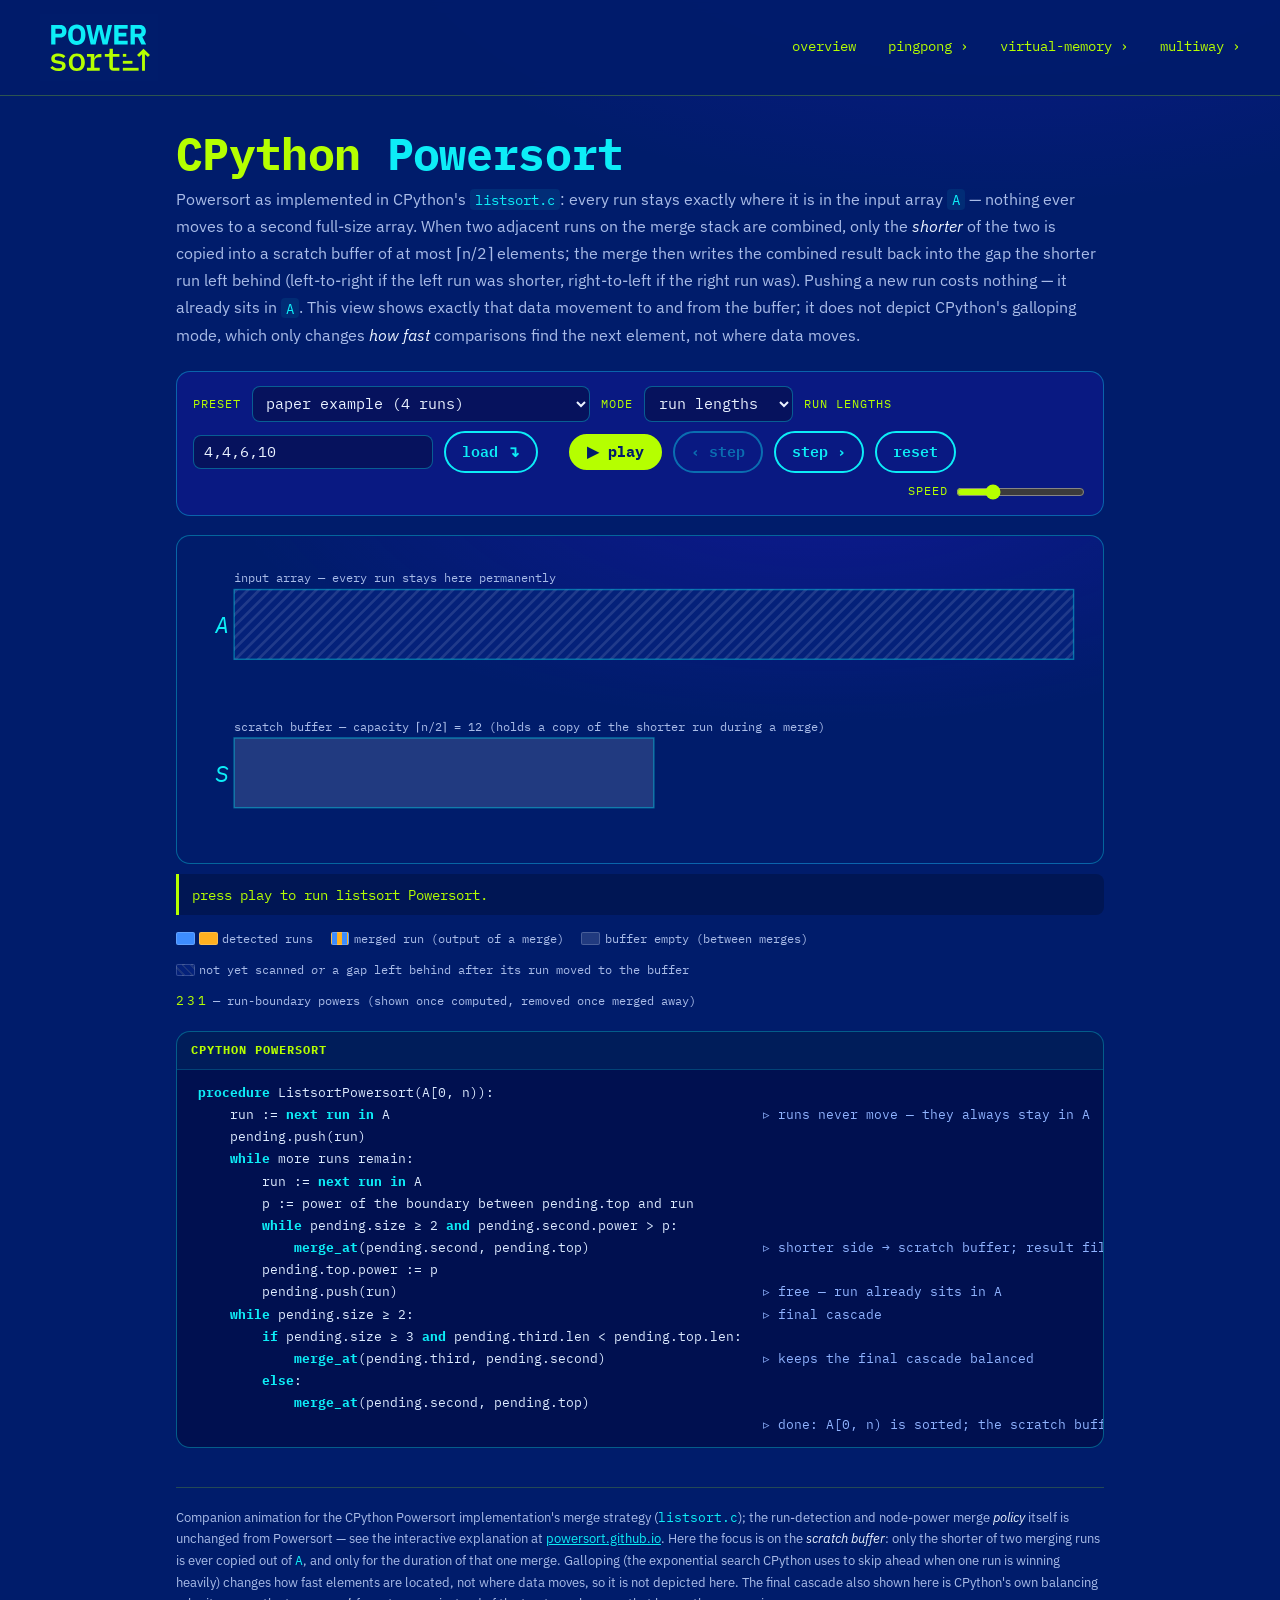
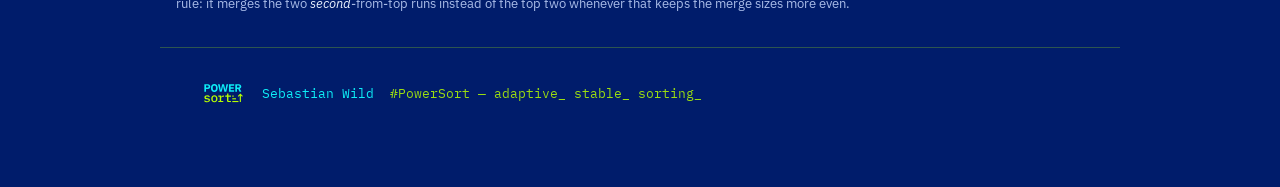
<file: cpython-powersort.html>
<!DOCTYPE html>
<html lang="en">
<head>
<meta charset="utf-8">
<meta name="viewport" content="width=device-width, initial-scale=1.0">
<title>Listsort Powersort — CPython's buffer-and-gap merge strategy</title>
<style>
  /* ============================================================
     POWERSORT companion animation — brand skin (Brand Guidelines v1.0)
     dark blue #001C6B · blue #380FFF · light blue #0DEDF7
     green #00D600 · lime #B5FF00 · yellow #FFFF00
     type: IBM Plex Mono (headings / data) + IBM Plex Sans (body)
     ============================================================ */
  :root {
    --darkblue:#001C6B; --blue:#380FFF; --lightblue:#0DEDF7;
    --green:#00D600; --lime:#B5FF00; --yellow:#FFFF00;
    --ink:#EAF2FF; --muted:#A9BCE8;
    --panel: rgba(56,15,255,0.16);
    --panel-line: rgba(13,237,247,0.35);
    --mono:"IBM Plex Mono", ui-monospace, SFMono-Regular, Menlo, Consolas, monospace;
    --sans:"IBM Plex Sans", system-ui, -apple-system, "Segoe UI", Roboto, sans-serif;

    /* semantic tokens read by the SVG through fill="var(--…)" */
    /* run data uses its own warm/cool pair (echoing the paper's blue+gold
       figures) so it reads as data, distinct from the cyan/lime interface;
       maximally separated in hue AND lightness, and colour-blind robust. */
    --run-a:#3D8CFF;                    /* detected run, colour A  → azure  */
    --run-b:#FFB020;                    /* detected run, colour B  → amber  */
    --buffer: rgba(234,242,255,0.14);   /* free / stale (contents irrelevant)   */
    --border:#001C6B;                   /* crisp dark edge on the bright fills   */
    --accent:#0DEDF7;
  }

  * { box-sizing: border-box; }
  html { scroll-behavior: smooth; }
  body {
    margin: 0; padding: 0 0 3rem;
    font-family: var(--sans); font-size: 16px; line-height: 1.6;
    color: var(--ink);
    background:
      radial-gradient(1100px 520px at 78% -12%, rgba(56,15,255,0.24), transparent 60%),
      var(--darkblue);
    background-attachment: fixed;
    -webkit-font-smoothing: antialiased;
    display: flex; flex-direction: column; align-items: center;
  }
  a { color: var(--lightblue); }
  :focus-visible { outline: 3px solid var(--yellow); outline-offset: 2px; }

  /* ---------- page chrome (mini header + brand footer) ---------- */
  .ps-header {
    width: 100%; display: flex; align-items: center; justify-content: space-between;
    gap: 1rem; padding: .85rem clamp(1rem, 4vw, 2.5rem);
    border-bottom: 1px solid rgba(181,255,0,0.25);
    background: rgba(0,28,107,0.92); backdrop-filter: blur(6px);
    position: sticky; top: 0; z-index: 20;
  }
  .ps-brand { display: flex; align-items: center; text-decoration: none; }
  .ps-brand img { width: 118px; height: auto; display: block; }
  .ps-nav { display: flex; gap: clamp(.9rem, 3vw, 2rem); flex-wrap: wrap; }
  .ps-nav a {
    font-family: var(--mono); font-size: .9rem; color: var(--lime);
    text-decoration: none; border-bottom: 2px solid transparent; padding-bottom: 2px;
  }
  .ps-nav a:hover { border-bottom-color: var(--lime); }

  .ps-foot {
    width: 100%; display: flex; align-items: center; gap: 1rem;
    padding: 1.4rem clamp(1rem, 4vw, 2.5rem);
    border-top: 1px solid rgba(181,255,0,0.25); margin-top: 2rem;
  }
  .ps-foot img { width: 46px; height: 46px; }
  .ps-foot p { font-family: var(--mono); font-size: .82rem; color: var(--lightblue); margin: 0; }
  .ps-foot .tag { color: rgba(181,255,0,0.85); }

  main { width: min(62rem, 100%); padding: 0 clamp(1rem, 4vw, 2rem); }

  /* ---------- headings & lead ---------- */
  h1 {
    font-family: var(--mono); font-weight: 700; color: var(--lightblue);
    font-size: clamp(1.8rem, 4.6vw, 2.8rem); line-height: 1.1;
    letter-spacing: -.015em; margin: 2.1rem 0 .45rem;
  }
  h1 .pp { color: var(--lime); }
  p.lead { color: var(--muted); max-width: 60rem; line-height: 1.7; margin: .35rem 0 1.4rem; }
  p.lead em { color: var(--ink); font-style: italic; }
  p.lead code {
    font-family: var(--mono); background: rgba(13,237,247,0.08);
    color: var(--lightblue); padding: .06em .35em; border-radius: 4px; font-size: .9em;
  }

  /* ---------- controls ---------- */
  .controls {
    display: flex; flex-wrap: wrap; gap: .55rem .7rem; align-items: center;
    padding: .85rem 1rem; border: 1px solid var(--panel-line); border-radius: 14px;
    background: var(--panel); font-family: var(--mono); font-size: .9rem;
  }
  .controls label {
    font-family: var(--mono); font-size: .72rem; letter-spacing: .08em;
    text-transform: uppercase; color: var(--lime);
  }
  select, input[type=text] {
    font-family: var(--mono); font-size: .92rem; color: var(--ink);
    background: rgba(0,0,0,0.28); border: 1.5px solid var(--panel-line);
    border-radius: 8px; padding: .42rem .6rem;
  }
  select option { color: #001C6B; background: #EAF2FF; }
  input[type=text] { width: 15rem; }
  button {
    font-family: var(--mono); font-size: .92rem; font-weight: 600;
    color: var(--lightblue); background: transparent;
    border: 2px solid var(--lightblue); border-radius: 999px;
    padding: .4rem 1rem; cursor: pointer;
    transition: transform .12s ease, background .12s ease, color .12s ease;
  }
  button:hover { transform: translateY(-1px); background: rgba(13,237,247,0.12); }
  button.primary { color: var(--darkblue); background: var(--lime); border-color: var(--lime); font-weight: 700; }
  button.primary:hover { background: var(--yellow); border-color: var(--yellow); }
  button:disabled { opacity: .4; cursor: not-allowed; transform: none; }
  .speed { display: flex; align-items: center; gap: .4rem; margin-left: auto; }
  .speed input { accent-color: var(--lime); }

  /* ---------- stage ---------- */
  #stage {
    width: 100%; margin-top: 1.2rem;
    border: 1px solid var(--panel-line); border-radius: 14px;
    background:
      radial-gradient(1000px 420px at 70% -20%, rgba(56,15,255,0.26), transparent 60%),
      var(--darkblue);
    padding: clamp(.5rem, 2vw, 1rem); overflow: hidden;
  }
  svg { width: 100%; height: auto; display: block; }
  #stage svg text { font-family: var(--mono); }

  /* ---------- status & pool ---------- */
  #status {
    margin-top: .6rem; min-height: 2.4em; font-family: var(--mono); font-size: .9rem;
    color: var(--ink); background: rgba(0,0,0,0.22); border-left: 3px solid var(--lime);
    padding: .55rem .8rem; border-radius: 0 8px 8px 0; white-space: pre-wrap;
  }
  #status .k { color: var(--lime); }

  /* ---------- pseudocode ---------- */
  #pseudo {
    margin-top: 1.2rem; border: 1px solid var(--panel-line);
    border-radius: 14px; overflow: hidden; background: #001050;
  }
  #pseudo .ph {
    font-family: var(--mono); font-size: .74rem; font-weight: 700;
    letter-spacing: .08em; text-transform: uppercase; color: var(--lime);
    padding: .55rem .9rem; background: rgba(13,237,247,0.06);
    border-bottom: 1px solid rgba(13,237,247,0.18);
  }
  #pseudo pre {
    margin: 0; padding: .7rem .6rem; overflow-x: auto; font-family: var(--mono);
    font-size: .84rem; line-height: 1.55; color: #DDEBFF;
  }
  #pseudo table { border-collapse: collapse; white-space: pre; }
  #pseudo .ln { display: table-row; }
  #pseudo .ln > .code, #pseudo .ln > .cmt { display: table-cell; padding: .05em 0; }
  #pseudo .ln > .code { padding-left: .5rem; border-left: 3px solid transparent; }
  #pseudo .ln > .cmt { color: #8FB3FF; padding-left: 1.6em; padding-right: .5rem; }
  #pseudo .ln b { font-weight: 700; color: var(--lightblue); }
  #pseudo .ln.hl > .code { background: var(--lime); color: var(--darkblue); border-left-color: var(--yellow); }
  #pseudo .ln.hl > .cmt  { background: var(--lime); color: #0a2a00; }
  #pseudo .ln.hl b { color: var(--blue); }

  /* ---------- legend & footer ---------- */
  .legend {
    display: flex; flex-wrap: wrap; gap: .7rem 1.1rem; margin-top: .9rem;
    font-family: var(--mono); font-size: .78rem; color: var(--muted); align-items: center;
  }
  .legend .chip {
    display: inline-block; width: 1.5em; height: 1em; border-radius: 2px;
    border: 1px solid rgba(234,242,255,0.2); vertical-align: -0.15em; margin-right: .35em;
  }
  footer {
    margin-top: 2.4rem; font-size: .82rem; color: var(--muted); max-width: 60rem;
    line-height: 1.65; border-top: 1px solid rgba(181,255,0,0.2); padding-top: 1.2rem;
  }
  footer a { color: var(--lightblue); }
  footer em { color: var(--ink); }
  footer code { font-family: var(--mono); color: var(--lightblue); }

  @media (prefers-reduced-motion: reduce) { html { scroll-behavior: auto; } button { transition: none; } }
</style>
  <link rel="preconnect" href="https://fonts.googleapis.com">
  <link rel="preconnect" href="https://fonts.gstatic.com" crossorigin>
  <link rel="stylesheet" href="https://fonts.googleapis.com/css2?family=IBM+Plex+Mono:ital,wght@0,400;0,500;0,600;0,700;1,400;1,600&family=IBM+Plex+Sans:wght@400;600;700&display=swap">
  <link rel="icon" href="assets/powersort-logo-square.svg" type="image/svg+xml">
  <!-- GoatCounter analytics -->
  <script data-goatcounter="https://power-sort.goatcounter.com/count"
          async src="//gc.zgo.at/count.js"></script>
</head>
<body>
<header class="ps-header">
  <a class="ps-brand" href="index.html#hero">
    <img src="assets/powersort-logo-tight.svg" alt="Powersort logo">
  </a>
  <nav class="ps-nav" aria-label="Powersort sections">
    <a href="index.html#algorithm">overview</a>
    <a href="pingpong-powersort.html">pingpong &rsaquo;</a>
    <a href="virtual-memory-powersort.html">virtual-memory &rsaquo;</a>
    <a href="multiway-powersort.html">multiway &rsaquo;</a>
  </nav>
</header>

<main>
  <h1><span class="pp">CPython</span> Powersort</h1>
  <p class="lead">
    Powersort as implemented in CPython's <code>listsort.c</code>: every
    run stays exactly where it is in the input array <code>A</code> — nothing ever moves to a second
    full-size array. When two adjacent runs on the merge stack are combined, only the <em>shorter</em>
    of the two is copied into a scratch buffer of at most &lceil;n/2&rceil; elements; the merge then
    writes the combined result back into the gap the shorter run left behind (left-to-right if the
    left run was shorter, right-to-left if the right run was). Pushing a new run costs nothing — it
    already sits in <code>A</code>. This view shows exactly that data movement to and from the buffer;
    it does not depict CPython's galloping mode, which only changes <em>how fast</em> comparisons find
    the next element, not where data moves.
  </p>

  <div class="controls">
    <label>preset</label>
    <select id="preset">
      <option value="4,4,6,10" selected>paper example (4 runs)</option>
      <option value="8,4,2,2,8,8">cascade example (6 runs)</option>
      <option value="6,3,5,2,8,4,7,5">showcase example (8 runs)</option>
      <option value="11,2,3,3">balanced-cascade example (4 runs)</option>
      <option value="rand:12">random (12 runs)</option>
      <option value="rand:5">random (5 runs)</option>
    </select>
    <label for="mode">mode</label>
    <select id="mode">
      <option value="runs" selected>run lengths</option>
      <option value="values">array values</option>
    </select>
    <label for="runlens" id="runlensLabel">run lengths</label>
    <input type="text" id="runlens" value="4,4,6,10" spellcheck="false">
    <button id="load">load ↴</button>
    <span style="width:.5rem"></span>
    <button id="play" class="primary">▶ play</button>
    <button id="stepb">‹ step</button>
    <button id="stepf">step ›</button>
    <button id="reset">reset</button>
    <div class="speed"><label for="speed">speed</label>
      <input type="range" id="speed" min="0.3" max="3" step="0.1" value="1"></div>
  </div>

  <div id="stage"></div>
  <div id="status"><span class="k">press play to run listsort Powersort.</span></div>

  <div class="legend">
    <span><span class="chip" style="background:var(--run-a)"></span><span class="chip" style="background:var(--run-b)"></span>detected runs</span>
    <span><span class="chip" id="stripechip"></span>merged run (output of a merge)</span>
    <span><span class="chip" style="background:var(--buffer)"></span>buffer empty (between merges)</span>
    <span><span class="chip" style="background:repeating-linear-gradient(45deg,#04217a,#04217a 4px,rgba(234,242,255,0.12) 4px,rgba(234,242,255,0.12) 6px)"></span>not yet scanned <em>or</em> a gap left behind after its run moved to the buffer</span>
    <span><span style="font-family:var(--mono);color:var(--lime);font-size:1.05em">2&thinsp;3&thinsp;1</span>&nbsp;&mdash; run-boundary powers (shown once computed, removed once merged away)</span>
  </div>

  <div id="pseudo">
    <div class="ph">CPython Powersort</div>
    <pre><table><span class="ln" data-pc="proc"><span class="code"><b>procedure</b> ListsortPowersort(A[0, n)):</span></span><span class="ln" data-pc="detect1"><span class="code">    run := <b>next run in</b> A</span><span class="cmt">&#9657; runs never move — they always stay in A</span></span><span class="ln" data-pc="initpush"><span class="code">    pending.push(run)</span></span><span class="ln" data-pc="whileouter"><span class="code">    <b>while</b> more runs remain:</span></span><span class="ln" data-pc="detect"><span class="code">        run := <b>next run in</b> A</span></span><span class="ln" data-pc="power"><span class="code">        p := power of the boundary between pending.top and run</span></span><span class="ln" data-pc="whilecasc"><span class="code">        <b>while</b> pending.size &ge; 2 <b>and</b> pending.second.power &gt; p:</span></span><span class="ln" data-pc="mergecasc"><span class="code">            <b>merge_at</b>(pending.second, pending.top)</span><span class="cmt">&#9657; shorter side &#8594; scratch buffer; result fills the gap</span></span><span class="ln" data-pc="settop"><span class="code">        pending.top.power := p</span></span><span class="ln" data-pc="push"><span class="code">        pending.push(run)</span><span class="cmt">&#9657; free — run already sits in A</span></span><span class="ln" data-pc="whilefinal"><span class="code">    <b>while</b> pending.size &ge; 2:</span><span class="cmt">&#9657; final cascade</span></span><span class="ln" data-pc="finalcond"><span class="code">        <b>if</b> pending.size &ge; 3 <b>and</b> pending.third.len &lt; pending.top.len:</span></span><span class="ln" data-pc="finalmerge3"><span class="code">            <b>merge_at</b>(pending.third, pending.second)</span><span class="cmt">&#9657; keeps the final cascade balanced</span></span><span class="ln" data-pc="finalelse"><span class="code">        <b>else</b>:</span></span><span class="ln" data-pc="finalmerge2"><span class="code">            <b>merge_at</b>(pending.second, pending.top)</span></span><span class="ln" data-pc="done"><span class="code"></span><span class="cmt">&#9657; done: A[0, n) is sorted; the scratch buffer is free again</span></span></table></pre>
  </div>

  <footer>
    Companion animation for the CPython Powersort implementation's merge strategy (<code>listsort.c</code>);
    the run-detection and node-power merge <em>policy</em> itself is unchanged from Powersort — see the
    interactive explanation at <a href="index.html#hero">powersort.github.io</a>.
    Here the focus is on the <em>scratch buffer</em>: only the shorter of two merging runs is ever copied
    out of <code>A</code>, and only for the duration of that one merge. Galloping (the exponential search
    CPython uses to skip ahead when one run is winning heavily) changes how fast elements are located, not
    where data moves, so it is not depicted here. The final cascade also shown here is CPython's own
    balancing rule: it merges the two <em>second</em>-from-top runs instead of the top two whenever that
    keeps the merge sizes more even.
  </footer>
</main>

<script>
"use strict";

/* ============================================================
 * 1. Simulation of CPython's listsort.c merge strategy.
 *    Every run stays put in A. Merging two adjacent runs copies
 *    only the SHORTER one into a scratch buffer (capacity
 *    ceil(n/2), CPython also caps it at 256) and writes the
 *    combined result back into the gap it left behind.
 *    The run-detection and node-power merge *policy* (when to
 *    merge) is identical to pingpong Powersort; only what a
 *    merge physically does to memory differs.
 * ============================================================ */

function nodePower(n, b1, e1, b2, e2) {
  // power of the boundary between run [b1,e1) and [b2,e2), standard Powersort
  let a = (b1 + e1) / (2 * n), b = (b2 + e2) / (2 * n), k = 0;
  while (Math.floor(a) === Math.floor(b)) { a *= 2; b *= 2; k += 1; }
  return k;
}


/* Simulate; returns { n, bufCap, snapshots, events } where
 *   snapshots[i] = { scan, runs: [{id,l,r,ci}], buf: null|{ci,len}, powers: [{pos,p}] }
 *   events[i]    = { desc, pc:[...], merge?: {to:{l,r}} }  (transition snapshots[i] -> snapshots[i+1])
 */
function simulate(runLens) {
  const n = runLens.reduce((x, y) => x + y, 0);
  const bufCap = Math.min(Math.floor((n + 1) / 2), 256); // CPython: min((len+1)//2, 256)
  const bounds = [0];
  for (const L of runLens) bounds.push(bounds[bounds.length - 1] + L);
  const runsIn = runLens.map((_, i) => ({ l: bounds[i], r: bounds[i + 1] }));

  let nextId = 1, detectCount = 0;
  const state = { scan: 0, runs: [], buf: null, powers: [] }; // mutable working copy
  const U = state.runs; // alias: the unified pending/rendering stack
  const snapshots = [];
  const events = [];

  const snap = () => snapshots.push({
    scan: state.scan,
    runs: state.runs.filter(x => !x.gap).map(x => ({ ...x })),
    buf: state.buf ? { ...state.buf } : null,
    powers: state.powers.map(x => ({ ...x }))
  });

  snap(); // initial: nothing scanned

  const emit = (desc, mutate, extra) => {
    mutate();
    events.push(Object.assign({ desc }, extra || {}));
    snap();
    return events.length - 1;
  };

  const detect = (interval, label, pc) => {
    const id = "r" + (nextId++);
    const ci = detectCount++;   // alternates colour A / colour B, as in pingpong
    emit(`scan: detected run ${label} = A[${interval.l},${interval.r})`,
      () => { state.scan = interval.r; state.runs.push({ id, l: interval.l, r: interval.r, ci, striped: false }); },
      { pc });
    return state.runs[state.runs.length - 1];
  };

  /* Merge U[i] and U[i+1] (contiguous). Copies the shorter of the two into
   * the buffer (2 animated steps: copy, then merge-into-gap), and returns
   * the index of the second (commit) event so callers can add pc tags. */
  const mergeAt = (i, pc, notePrefix) => {
    const L = U[i], R = U[i + 1];
    const Llen = L.r - L.l, Rlen = R.r - R.l;
    const shorterIsLeft = Llen <= Rlen;
    const shorter = shorterIsLeft ? L : R;
    const other = shorterIsLeft ? R : L;
    const mergedId = "m" + (nextId++);
    const prefix = notePrefix ? notePrefix + " " : "";

    const copyDesc = shorterIsLeft
      ? `${prefix}merge: A[${L.l},${L.r}) is the shorter run (len ${Llen} \u2264 ${Rlen}) \u2192 copied to the scratch buffer; will merge left-to-right, filling the gap it leaves`
      : `${prefix}merge: A[${R.l},${R.r}) is the shorter run (len ${Rlen} < ${Llen}) \u2192 copied to the scratch buffer; will merge right-to-left, filling the gap it leaves`;
    emit(copyDesc, () => {
      state.buf = { ci: shorter.ci, striped: !!shorter.striped, len: shorter.r - shorter.l };
      const idx = U.indexOf(shorter);
      U[idx] = { id: shorter.id, l: shorter.l, r: shorter.r, gap: true };
    }, { pc });

    const commitDesc = shorterIsLeft
      ? `merge: buffer \u22C8 A[${other.l},${other.r}) \u2192 A[${L.l},${R.r}), filling left-to-right; scratch buffer is free again`
      : `merge: A[${other.l},${other.r}) \u22C8 buffer \u2192 A[${L.l},${R.r}), filling right-to-left; scratch buffer is free again`;
    const commitIdx = emit(commitDesc, () => {
      state.buf = null;
      U.splice(i, 2, { id: mergedId, l: L.l, r: R.r, striped: true, power: null });
      state.powers = state.powers.filter(q => !(q.pos > L.l && q.pos < R.r));
    }, { pc, merge: { to: { l: L.l, r: R.r, striped: true }, dir: shorterIsLeft ? "ltr" : "rtl",
                      otherId: other.id, shorterLen: shorter.r - shorter.l, otherLen: other.r - other.l } });

    return commitIdx;
  };

  // ---- main loop, mirroring found_new_run() + sort() ----
  detect(runsIn[0], "1", ["detect1", "initpush"]);
  for (let idx = 1; idx < runsIn.length; idx++) {
    const run = detect(runsIn[idx], String(idx + 1), ["whileouter", "detect"]);
    const prevTop = U[U.length - 2];
    const p = nodePower(n, prevTop.l, prevTop.r, run.l, run.r);
    let lastIdx = emit(`power: boundary between A[${prevTop.l},${prevTop.r}) and A[${run.l},${run.r}) gets power p = ${p}`,
      () => { state.powers.push({ pos: run.l, p }); },
      { pc: ["power"] });
    while (U.length > 2 && U[U.length - 3].power > p) {
      lastIdx = mergeAt(U.length - 3, ["whilecasc", "mergecasc"]);
    }
    U[U.length - 2].power = p; // silent bookkeeping — no visual change
    events[lastIdx].pc = events[lastIdx].pc.concat(["settop", "push"]);
  }

  // ---- final cascade: CPython's own balancing rule ----
  while (U.length > 1) {
    const topLen = U[U.length - 1].r - U[U.length - 1].l;
    if (U.length >= 3 && (U[U.length - 3].r - U[U.length - 3].l) < topLen) {
      mergeAt(U.length - 3, ["whilefinal", "finalcond", "finalmerge3"],
        "final cascade (balancing rule: the second-from-top runs are merged first) \u2014");
    } else {
      mergeAt(U.length - 2, ["whilefinal", "finalcond", "finalelse", "finalmerge2"]);
    }
  }

  events.push({ desc: `done: array is sorted, result lives in A[0,${n}) \u2014 scratch buffer is free again.`, pc: ["done"] });
  snapshots.push(snapshots[snapshots.length - 1]); // terminal state (unchanged)

  return { n, bufCap, snapshots, events };
}

/* ============================================================
 * 2. Rendering + tweened animation between snapshots
 * ============================================================ */

const SVGNS = "http://www.w3.org/2000/svg";
const W = 1000, H = 330;
const X0 = 46, X1 = 985;            // horizontal extent of track A
const TRACK = { A: { y: 42, h: 78 }, S: { y: 208, h: 78 } };

const stage = document.getElementById("stage");
const statusEl = document.getElementById("status");

let model = null;        // { n, bufCap, snapshots, events }
let cursor = 0;          // index of the snapshot currently (or last) shown
let playing = false;
let animation = null;    // active tween or null
let runNodes = new Map();  // id  -> {poly}
let powerNodes = new Map();// pos -> <g> (tick + number below the A track)
let activeWipePolys = []; // transient reveal polygon from an in-flight merge-commit wipe
let activeWipeDefs = [];  // transient <clipPath> defs for that wipe
let activeWipeClipped = []; // existing run polys temporarily carrying a clip-path
let wipeSeq = 0;          // unique-id counter for clip paths
let svg, defs, bufPoly;

const xOf = pos => X0 + (pos / model.n) * (X1 - X0);
const easing = t => t < .5 ? 2*t*t : 1 - Math.pow(-2*t + 2, 2)/2;
/* Colours, exactly as in pingpong Powersort: detected runs alternate between
   the two run colours; any merged run is drawn with the two-colour stripe. */
const runFill = i => (i % 2 === 0) ? "var(--run-a)" : "var(--run-b)";
const fillOf = o => (o && o.striped) ? "url(#stripes)" : runFill((o && o.ci) || 0);

function buildStage() {
  stage.innerHTML = "";
  svg = document.createElementNS(SVGNS, "svg");
  svg.setAttribute("viewBox", `0 0 ${W} ${H}`);

  defs = document.createElementNS(SVGNS, "defs");
  defs.innerHTML = `
    <pattern id="stripes" width="14" height="14" patternUnits="userSpaceOnUse">
      <rect width="7" height="14" fill="var(--run-a)"/>
      <rect x="7" width="7" height="14" fill="var(--run-b)"/>
    </pattern>
    <pattern id="unscanned" width="9" height="9" patternUnits="userSpaceOnUse" patternTransform="rotate(45)">
      <rect width="9" height="9" fill="#04217a"/>
      <rect width="3" height="9" fill="rgba(234,242,255,0.12)"/>
    </pattern>`;
  svg.appendChild(defs);

  const bufW = xOf(model.bufCap) - X0;
  const tracks = [
    { name: "A", y: TRACK.A.y, h: TRACK.A.h, w: X1 - X0, fill: "url(#unscanned)",
      caption: "input array \u2014 every run stays here permanently" },
    { name: "S", y: TRACK.S.y, h: TRACK.S.h, w: bufW, fill: "var(--buffer)",
      caption: `scratch buffer \u2014 capacity \u2308n/2\u2309 = ${model.bufCap} (holds a copy of the shorter run during a merge)` },
  ];

  for (const t of tracks) {
    const bg = document.createElementNS(SVGNS, "rect");
    bg.setAttribute("x", X0); bg.setAttribute("y", t.y);
    bg.setAttribute("width", t.w); bg.setAttribute("height", t.h);
    bg.setAttribute("fill", t.fill);
    svg.appendChild(bg);

    const lb = document.createElementNS(SVGNS, "text");
    lb.setAttribute("x", X0 - 14); lb.setAttribute("y", t.y + t.h / 2);
    lb.setAttribute("text-anchor", "middle"); lb.setAttribute("dominant-baseline", "central");
    lb.setAttribute("font-size", "26"); lb.setAttribute("font-style", "italic");
    lb.setAttribute("font-family", "Georgia, 'Times New Roman', serif");
    lb.setAttribute("fill", "#0DEDF7");
    lb.textContent = t.name;
    svg.appendChild(lb);

    const sub = document.createElementNS(SVGNS, "text");
    sub.setAttribute("x", X0); sub.setAttribute("y", t.y - 8);
    sub.setAttribute("font-size", "13"); sub.setAttribute("fill", "#A9BCE8");
    sub.textContent = t.caption;
    svg.appendChild(sub);
  }

  svg.appendChild(document.createElementNS(SVGNS, "g")).setAttribute("id", "runsg");
  bufPoly = document.createElementNS(SVGNS, "polygon");
  bufPoly.setAttribute("stroke", "var(--border)");
  bufPoly.setAttribute("stroke-width", "1.4");
  bufPoly.setAttribute("stroke-linejoin", "round");
  bufPoly.setAttribute("opacity", 0);
  svg.appendChild(bufPoly);
  svg.appendChild(document.createElementNS(SVGNS, "g")).setAttribute("id", "powersg");

  for (const t of tracks) {
    const fr = document.createElementNS(SVGNS, "rect");
    fr.setAttribute("x", X0); fr.setAttribute("y", t.y);
    fr.setAttribute("width", t.w); fr.setAttribute("height", t.h);
    fr.setAttribute("fill", "none"); fr.setAttribute("stroke", "rgba(13,237,247,0.4)");
    fr.setAttribute("stroke-width", "1.6");
    svg.appendChild(fr);
  }
  stage.appendChild(svg);
}

function polyPoints(geo) {
  const x0 = xOf(geo.l), x1 = xOf(geo.r);
  const t = TRACK[geo.track || "A"];
  const yB = t.y + t.h - 1, yT = t.y + 1;
  return `${x0},${yB} ${x1},${yB} ${x1},${yT}`;
}

function makeRunNode() {
  const poly = document.createElementNS(SVGNS, "polygon");
  poly.setAttribute("stroke", "var(--border)");
  poly.setAttribute("stroke-width", "1.4");
  poly.setAttribute("stroke-linejoin", "round");
  svg.querySelector("#runsg").appendChild(poly);
  return poly;
}

/* small tick + number just below the A track, at boundary position pos */
function makePowerNode(pw) {
  const g = document.createElementNS(SVGNS, "g");
  const x = xOf(pw.pos), yB = TRACK.A.y + TRACK.A.h;
  const tk = document.createElementNS(SVGNS, "line");
  tk.setAttribute("x1", x); tk.setAttribute("x2", x);
  tk.setAttribute("y1", yB + 2); tk.setAttribute("y2", yB + 9);
  tk.setAttribute("stroke", "rgba(13,237,247,0.5)"); tk.setAttribute("stroke-width", "1.3");
  const tx = document.createElementNS(SVGNS, "text");
  tx.setAttribute("x", x); tx.setAttribute("y", yB + 25);
  tx.setAttribute("text-anchor", "middle");
  tx.setAttribute("font-size", "16");
  tx.setAttribute("font-family", "ui-monospace, Menlo, Consolas, monospace");
  tx.setAttribute("fill", "#B5FF00");
  tx.textContent = pw.p;
  g.appendChild(tk); g.appendChild(tx);
  svg.querySelector("#powersg").appendChild(g);
  return g;
}

/* place the display at snapshot k instantly */
function showSnapshot(k) {
  cancelTween();
  bufPoly.removeAttribute("clip-path");
  const s = model.snapshots[k];
  const keep = new Set(s.runs.map(r => r.id));
  for (const [id, node] of runNodes) if (!keep.has(id)) { node.poly.remove(); runNodes.delete(id); }
  for (const r of s.runs) {
    let node = runNodes.get(r.id);
    if (!node) { node = { poly: makeRunNode() }; runNodes.set(r.id, node); }
    node.poly.setAttribute("points", polyPoints({ l: r.l, r: r.r, track: "A" }));
    node.poly.setAttribute("fill", fillOf(r));
    node.poly.setAttribute("opacity", 1);
  }
  if (s.buf) {
    bufPoly.setAttribute("points", polyPoints({ l: 0, r: s.buf.len, track: "S" }));
    bufPoly.setAttribute("fill", fillOf(s.buf));
    bufPoly.setAttribute("opacity", 1);
  } else {
    bufPoly.setAttribute("opacity", 0);
  }
  const keepP = new Set(s.powers.map(q => q.pos));
  for (const [pos, g] of powerNodes) if (!keepP.has(pos)) { g.remove(); powerNodes.delete(pos); }
  for (const q of s.powers) {
    if (!powerNodes.has(q.pos)) powerNodes.set(q.pos, makePowerNode(q));
    powerNodes.get(q.pos).setAttribute("opacity", 1);
  }
  cursor = k;
  updateButtons();
}

function cancelTween() {
  if (animation) { cancelAnimationFrame(animation.raf); animation = null; }
  clearWipeArtifacts();
}

/* remove every transient artifact of a merge-commit wipe (reveal polygon,
   clipPath defs, and any clip-path attribute left on a surviving run poly) */
function clearWipeArtifacts() {
  if (activeWipePolys.length) { activeWipePolys.forEach(p => p.remove()); activeWipePolys = []; }
  if (activeWipeDefs.length) { activeWipeDefs.forEach(d => d.remove()); activeWipeDefs = []; }
  if (activeWipeClipped.length) {
    activeWipeClipped.forEach(p => p.removeAttribute("clip-path"));
    activeWipeClipped = [];
  }
}

/* animate transition snapshot[k] -> snapshot[k+1]; cb on completion */
function playStep(k, cb) {
  cancelTween();
  const s0 = model.snapshots[k], s1 = model.snapshots[k + 1];
  const ev = model.events[k];
  setStatus(k);

  const speed = parseFloat(document.getElementById("speed").value);
  const dur = 750 / speed;

  const m0 = new Map(s0.runs.map(r => [r.id, r]));
  const m1 = new Map(s1.runs.map(r => [r.id, r]));
  const items = [];

  // A merge-commit step is special: this is where data actually moves, so it
  // gets its own synchronized wipe instead of the generic cross-fade. A single
  // sweep coordinate x(t) moves from the emptied end (where the shorter run
  // used to be) to the far end. Everything already swept past shows the new
  // merged colour (growing, one clean triangle); everything not yet swept
  // still shows the "other" run's original colour (shrinking away from that
  // same edge, at the same rate) — matching which end the real merge writes
  // into first.
  const isCommit = !!(ev && ev.merge && ev.merge.dir);
  const otherId = isCommit ? ev.merge.otherId : null;
  const otherRun0 = isCommit ? s0.runs.find(r => r.id === otherId) : null;
  const mergedRun = isCommit ? s1.runs.find(r => !m0.has(r.id)) : null;

  for (const r of s0.runs) {
    if (isCommit && r.id === otherId) continue; // shrinks away via the wipe; handled below
    const to = m1.get(r.id);
    let node = runNodes.get(r.id);
    if (!node) { node = { poly: makeRunNode() }; runNodes.set(r.id, node); }
    if (to) {
      items.push({ node, from: { l: r.l, r: r.r, style: r, opacity: 1 },
                   to: { l: to.l, r: to.r, style: to, opacity: 1 }, removeAfter: false });
    } else {
      const tgt = ev && ev.merge ? ev.merge.to : r;
      items.push({ node, from: { l: r.l, r: r.r, style: r, opacity: 1 },
                   to: { l: tgt.l, r: tgt.r, style: tgt, opacity: 0.25 }, removeAfter: true });
    }
  }
  for (const r of s1.runs) if (!m0.has(r.id)) {
    if (isCommit && r.id === mergedRun.id) continue; // grows in via the wipe instead
    const node = { poly: makeRunNode() };
    runNodes.set(r.id, node);
    items.push({ node, from: { l: r.l, r: r.r, style: r, opacity: 0 },
                 to: { l: r.l, r: r.r, style: r, opacity: 1 }, removeAfter: false, fadeLate: true });
  }

  const bufFrom = s0.buf, bufTo = s1.buf;
  const bufFrom0 = bufFrom;

  // A merge-commit is where data actually moves, so all three triangles keep
  // their FULL geometry (shape and hypotenuse slope never change) and are only
  // revealed/hidden up to a sweeping x-coordinate, via clip rectangles.
  // Under uniform interleaving, after a fraction t of the merge (merge_lo, i.e.
  // left run shorter and sitting in the buffer):
  //     output written  = [wipeL, wipeL + t*span)      grows left-to-right
  //     right run left  = [other.l + t*otherLen, other.r]   eaten left-to-right
  //     buffer left     = [t*bufLen, bufLen]                eaten left-to-right
  // The untouched slot between the output edge and the remaining right run is
  // then exactly bufLen*(1-t) wide -- precisely the elements still in the
  // buffer, so the three clips stay perfectly consistent. merge_hi mirrors this.
  let revealPoly = null, otherClipRect = null, revealClipRect = null, bufClipRect = null;
  let wipeDir = "ltr", wipeL = 0, wipeR = 0, wipeOtherLen = 0, wipeBufLen = 0;
  if (isCommit) {
    wipeDir = ev.merge.dir;
    wipeL = ev.merge.to.l; wipeR = ev.merge.to.r;
    wipeOtherLen = ev.merge.otherLen;
    wipeBufLen = ev.merge.shorterLen;

    const uid = "wipe" + (wipeSeq++);
    const yA = TRACK.A.y - 4, hA = TRACK.A.h + 8;
    const yS = TRACK.S.y - 4, hS = TRACK.S.h + 8;

    const mkClip = (suffix, y, h) => {
      const cp = document.createElementNS(SVGNS, "clipPath");
      cp.setAttribute("id", uid + suffix);
      const rect = document.createElementNS(SVGNS, "rect");
      rect.setAttribute("y", y);
      rect.setAttribute("height", h);
      cp.appendChild(rect);
      defs.appendChild(cp);
      return { cp, rect };
    };

    const cReveal = mkClip("-reveal", yA, hA);  revealClipRect = cReveal.rect;
    const cOther  = mkClip("-other",  yA, hA);  otherClipRect  = cOther.rect;
    const cBuf    = mkClip("-buf",    yS, hS);  bufClipRect    = cBuf.rect;

    // merged run: drawn at its FINAL full size, revealed only through the clip
    revealPoly = makeRunNode();
    revealPoly.setAttribute("points", polyPoints({ l: wipeL, r: wipeR, track: "A" }));
    revealPoly.setAttribute("fill", fillOf(ev.merge.to));
    revealPoly.setAttribute("opacity", 1);
    revealPoly.setAttribute("clip-path", `url(#${uid}-reveal)`);

    // other run: keeps its ORIGINAL full triangle, eaten only through the clip
    const otherNode = runNodes.get(otherId);
    if (otherNode) {
      otherNode.poly.setAttribute("points", polyPoints({ l: otherRun0.l, r: otherRun0.r, track: "A" }));
      otherNode.poly.setAttribute("fill", fillOf(otherRun0));
      otherNode.poly.setAttribute("opacity", 1);
      otherNode.poly.setAttribute("clip-path", `url(#${uid}-other)`);
    }

    // buffer copy: keeps its full triangle too, and is eaten through its clip
    // (no more opacity fade -- it is consumed, not faded)
    if (bufFrom0) {
      bufPoly.setAttribute("points", polyPoints({ l: 0, r: bufFrom0.len, track: "S" }));
      bufPoly.setAttribute("fill", fillOf(bufFrom0));
      bufPoly.setAttribute("opacity", 1);
      bufPoly.setAttribute("clip-path", `url(#${uid}-buf)`);
    }

    activeWipePolys = [revealPoly];
    activeWipeDefs = [cReveal.cp, cOther.cp, cBuf.cp];
    activeWipeClipped = otherNode ? [otherNode.poly, bufPoly] : [bufPoly];
  }

  const p0 = new Set(s0.powers.map(q => q.pos)), p1 = new Set(s1.powers.map(q => q.pos));
  const pItems = [];
  for (const q of s0.powers) if (!p1.has(q.pos)) {
    const g = powerNodes.get(q.pos);
    if (g) pItems.push({ g, mode: "out" });
  }
  for (const q of s1.powers) if (!p0.has(q.pos)) {
    let g = powerNodes.get(q.pos);
    if (!g) { g = makePowerNode(q); powerNodes.set(q.pos, g); }
    g.setAttribute("opacity", 0);
    pItems.push({ g, mode: "in" });
  }

  const t0 = performance.now();

  function frame(now) {
    let t = Math.min(1, (now - t0) / dur);
    const e = easing(t);
    for (const pi of pItems)
      pi.g.setAttribute("opacity", pi.mode === "in" ? Math.max(0, (t - 0.45) / 0.55) : 1 - e);
    for (const it of items) {
      const l = it.from.l + (it.to.l - it.from.l) * e;
      const r = it.from.r + (it.to.r - it.from.r) * e;
      let op = it.from.opacity + (it.to.opacity - it.from.opacity) * e;
      if (it.fadeLate) op = Math.max(0, (t - 0.45) / 0.55);
      it.node.poly.setAttribute("points", polyPoints({ l, r, track: "A" }));
      it.node.poly.setAttribute("fill", fillOf(it.to.style || it.from.style));
      it.node.poly.setAttribute("opacity", op);
    }
    if (isCommit) {
      // Linear progress, not eased — a mechanical wipe reads better here.
      // Only the clip rectangles move; no triangle ever changes shape.
      // Output write pointer:
      const xOut = wipeDir === "ltr"
        ? xOf(wipeL + (wipeR - wipeL) * t)
        : xOf(wipeR - (wipeR - wipeL) * t);
      // Read pointer into the "other" run (it is eaten from the same end):
      const xOther = wipeDir === "ltr"
        ? xOf(otherRun0.l + wipeOtherLen * t)
        : xOf(otherRun0.r - wipeOtherLen * t);
      const xOL = xOf(otherRun0.l), xOR = xOf(otherRun0.r);

      if (wipeDir === "ltr") {
        // merged output revealed from the left, up to the write pointer
        revealClipRect.setAttribute("x", xOf(wipeL));
        revealClipRect.setAttribute("width", Math.max(0, xOut - xOf(wipeL)));
        // other run survives only to the RIGHT of its read pointer
        otherClipRect.setAttribute("x", xOther);
        otherClipRect.setAttribute("width", Math.max(0, xOR - xOther));
      } else {
        // merged output revealed from the right, down to the write pointer
        revealClipRect.setAttribute("x", xOut);
        revealClipRect.setAttribute("width", Math.max(0, xOf(wipeR) - xOut));
        // other run survives only to the LEFT of its read pointer
        otherClipRect.setAttribute("x", xOL);
        otherClipRect.setAttribute("width", Math.max(0, xOther - xOL));
      }

      // buffer copy is consumed (clipped away), not faded, from the same end
      if (bufClipRect && bufFrom0) {
        const xB0 = xOf(0), xB1 = xOf(bufFrom0.len);
        if (wipeDir === "ltr") {
          const xb = xOf(wipeBufLen * t);          // eaten from its left
          bufClipRect.setAttribute("x", xb);
          bufClipRect.setAttribute("width", Math.max(0, xB1 - xb));
        } else {
          const xb = xOf(wipeBufLen * (1 - t));    // eaten from its right
          bufClipRect.setAttribute("x", xB0);
          bufClipRect.setAttribute("width", Math.max(0, xb - xB0));
        }
        bufPoly.setAttribute("opacity", 1);
      }
    }
    if (isCommit) {
      // handled above: the buffer is clipped away, not faded
    } else if (bufTo && !bufFrom) {
      bufPoly.setAttribute("points", polyPoints({ l: 0, r: bufTo.len, track: "S" }));
      bufPoly.setAttribute("fill", fillOf(bufTo));
      bufPoly.setAttribute("opacity", e);
    } else if (bufFrom && !bufTo) {
      bufPoly.setAttribute("points", polyPoints({ l: 0, r: bufFrom.len, track: "S" }));
      bufPoly.setAttribute("fill", fillOf(bufFrom));
      bufPoly.setAttribute("opacity", 1 - e);
    } else if (bufFrom && bufTo) {
      bufPoly.setAttribute("points", polyPoints({ l: 0, r: bufTo.len, track: "S" }));
      bufPoly.setAttribute("fill", fillOf(bufTo));
      bufPoly.setAttribute("opacity", 1);
    } else {
      bufPoly.setAttribute("opacity", 0);
    }
    if (t < 1) { animation.raf = requestAnimationFrame(frame); }
    else {
      animation = null;
      for (const it of items) if (it.removeAfter) { it.node.poly.remove(); runNodes.delete(itId(it)); }
      if (isCommit) {
        const otherNode = runNodes.get(otherId);
        if (otherNode) { otherNode.poly.remove(); runNodes.delete(otherId); }
        clearWipeArtifacts();
      }
      showSnapshot(k + 1);
      setStatus(k);
      if (cb) cb();
    }
  }
  const itId = it => { for (const [id, n] of runNodes) if (n === it.node) return id; };
  animation = { raf: requestAnimationFrame(frame) };
}

function setStatus(k) {
  const total = model.events.length;
  const ev = model.events[k];
  statusEl.innerHTML = `<span class="k">step ${k + 1}/${total}:</span> ${escapeHtml(ev.desc)}`;
  highlightPC(ev.pc);
}

function highlightPC(keys) {
  document.querySelectorAll("#pseudo .ln.hl").forEach(el => el.classList.remove("hl"));
  if (!keys) return;
  for (const key of keys) {
    const el = document.querySelector(`#pseudo .ln[data-pc="${key}"]`);
    if (el) el.classList.add("hl");
  }
}
const escapeHtml = s => s.replace(/[&<>]/g, c => ({ "&": "&amp;", "<": "&lt;", ">": "&gt;" }[c]));

/* ============================================================
 * 3. Controls
 * ============================================================ */

const btnPlay = document.getElementById("play");
const btnStepF = document.getElementById("stepf");
const btnStepB = document.getElementById("stepb");
const btnReset = document.getElementById("reset");

function updateButtons() {
  const last = cursor >= model.events.length;
  btnStepF.disabled = last;
  btnStepB.disabled = cursor === 0;
  btnPlay.textContent = playing ? "❚❚ pause" : (last ? "↺ replay" : "▶ play");
}

function advance() {
  if (cursor >= model.events.length) { stopPlaying(); return; }
  if (cursor === model.events.length - 1) { // terminal "done" event: no geometry change
    setStatus(cursor); cursor += 1; updateButtons(); stopPlaying(); return;
  }
  playStep(cursor, () => {
    if (playing) setTimeout(() => { if (playing) advance(); }, 320 / parseFloat(document.getElementById("speed").value));
  });
}

function stopPlaying() { playing = false; updateButtons(); }

btnPlay.addEventListener("click", () => {
  if (playing) { stopPlaying(); return; }
  if (cursor >= model.events.length) showSnapshot(0);
  playing = true; updateButtons(); advance();
});
btnStepF.addEventListener("click", () => { stopPlaying(); advance(); });
btnStepB.addEventListener("click", () => {
  stopPlaying();
  const k = Math.max(0, cursor - 1);
  showSnapshot(k);
  if (k > 0) setStatus(k - 1);
  else { statusEl.innerHTML = '<span class="k">press play to run listsort Powersort.</span>'; highlightPC(null); }
});
btnReset.addEventListener("click", () => {
  stopPlaying(); showSnapshot(0);
  statusEl.innerHTML = '<span class="k">press play to run listsort Powersort.</span>';
  highlightPC(null);
});

function parseRunLens(text) {
  const parts = text.split(/[,;\s]+/).filter(Boolean).map(Number);
  if (!parts.length || parts.some(x => !Number.isInteger(x) || x <= 0)) return null;
  return parts;
}

/* ----- input mode: run lengths vs. actual array values -----
   "array values" mode detects maximal non-decreasing runs from the raw
   values — the same run-detection rule used on the main Powersort page —
   then hands the resulting run lengths to the unchanged simulation below. */
function parseNums(text) {
  return text.split(/[,;\s]+/).filter(Boolean).map(Number).filter(x => Number.isFinite(x));
}
function runLengthsFromValues(vals) {
  const lens = [];
  let i = 0;
  while (i < vals.length) {
    let j = i + 1;
    while (j < vals.length && vals[j] >= vals[j - 1]) j++;
    lens.push(j - i);
    i = j;
  }
  return lens;
}
const modeEl = document.getElementById("mode");
const runlensLabelEl = document.getElementById("runlensLabel");
function syncModeLabel() {
  runlensLabelEl.textContent = modeEl.value === "runs" ? "run lengths" : "array values";
}
modeEl.addEventListener("change", syncModeLabel);

function load(runLens) {
  model = simulate(runLens);
  runNodes.forEach(n => n.poly.remove()); runNodes = new Map();
  powerNodes = new Map(); // stage is rebuilt, old nodes go with it
  buildStage();
  playing = false;
  showSnapshot(0);
  statusEl.innerHTML = '<span class="k">press play to run listsort Powersort.</span>';
  highlightPC(null);
}

document.getElementById("load").addEventListener("click", () => {
  let lens;
  if (modeEl.value === "values") {
    const nums = parseNums(document.getElementById("runlens").value).slice(0, 500);
    if (nums.length < 2) { statusEl.textContent = "please enter at least two array values, e.g.  5, 3, 8, 2, 9, 12, 1, 4"; return; }
    lens = runLengthsFromValues(nums);
  } else {
    lens = parseRunLens(document.getElementById("runlens").value);
    if (!lens) { statusEl.textContent = "please enter positive integer run lengths, e.g.  4, 4, 6, 10"; return; }
  }
  load(lens);
});
document.getElementById("runlens").addEventListener("keydown", e => {
  if (e.key === "Enter") document.getElementById("load").click();
});
document.getElementById("preset").addEventListener("change", e => {
  modeEl.value = "runs"; syncModeLabel();
  let v = e.target.value, lens;
  if (v.startsWith("rand:")) {
    const k = parseInt(v.slice(5), 10);
    lens = Array.from({ length: k }, () => 1 + Math.floor(Math.random() * 12));
  } else lens = v.split(",").map(Number);
  document.getElementById("runlens").value = lens.join(", ");
  load(lens);
});

// legend stripe chip
document.getElementById("stripechip").style.background =
  "repeating-linear-gradient(90deg, var(--run-a), var(--run-a) 5px, var(--run-b) 5px, var(--run-b) 10px)";

load([4, 4, 6, 10]);
</script>

<footer class="ps-foot">
  <img src="assets/powersort-logo-square.svg" alt="">
  <p>Sebastian Wild&nbsp;&nbsp;<span class="tag">#PowerSort &mdash; adaptive_ stable_ sorting_</span></p>
</footer>
</body>
</html>
</file>
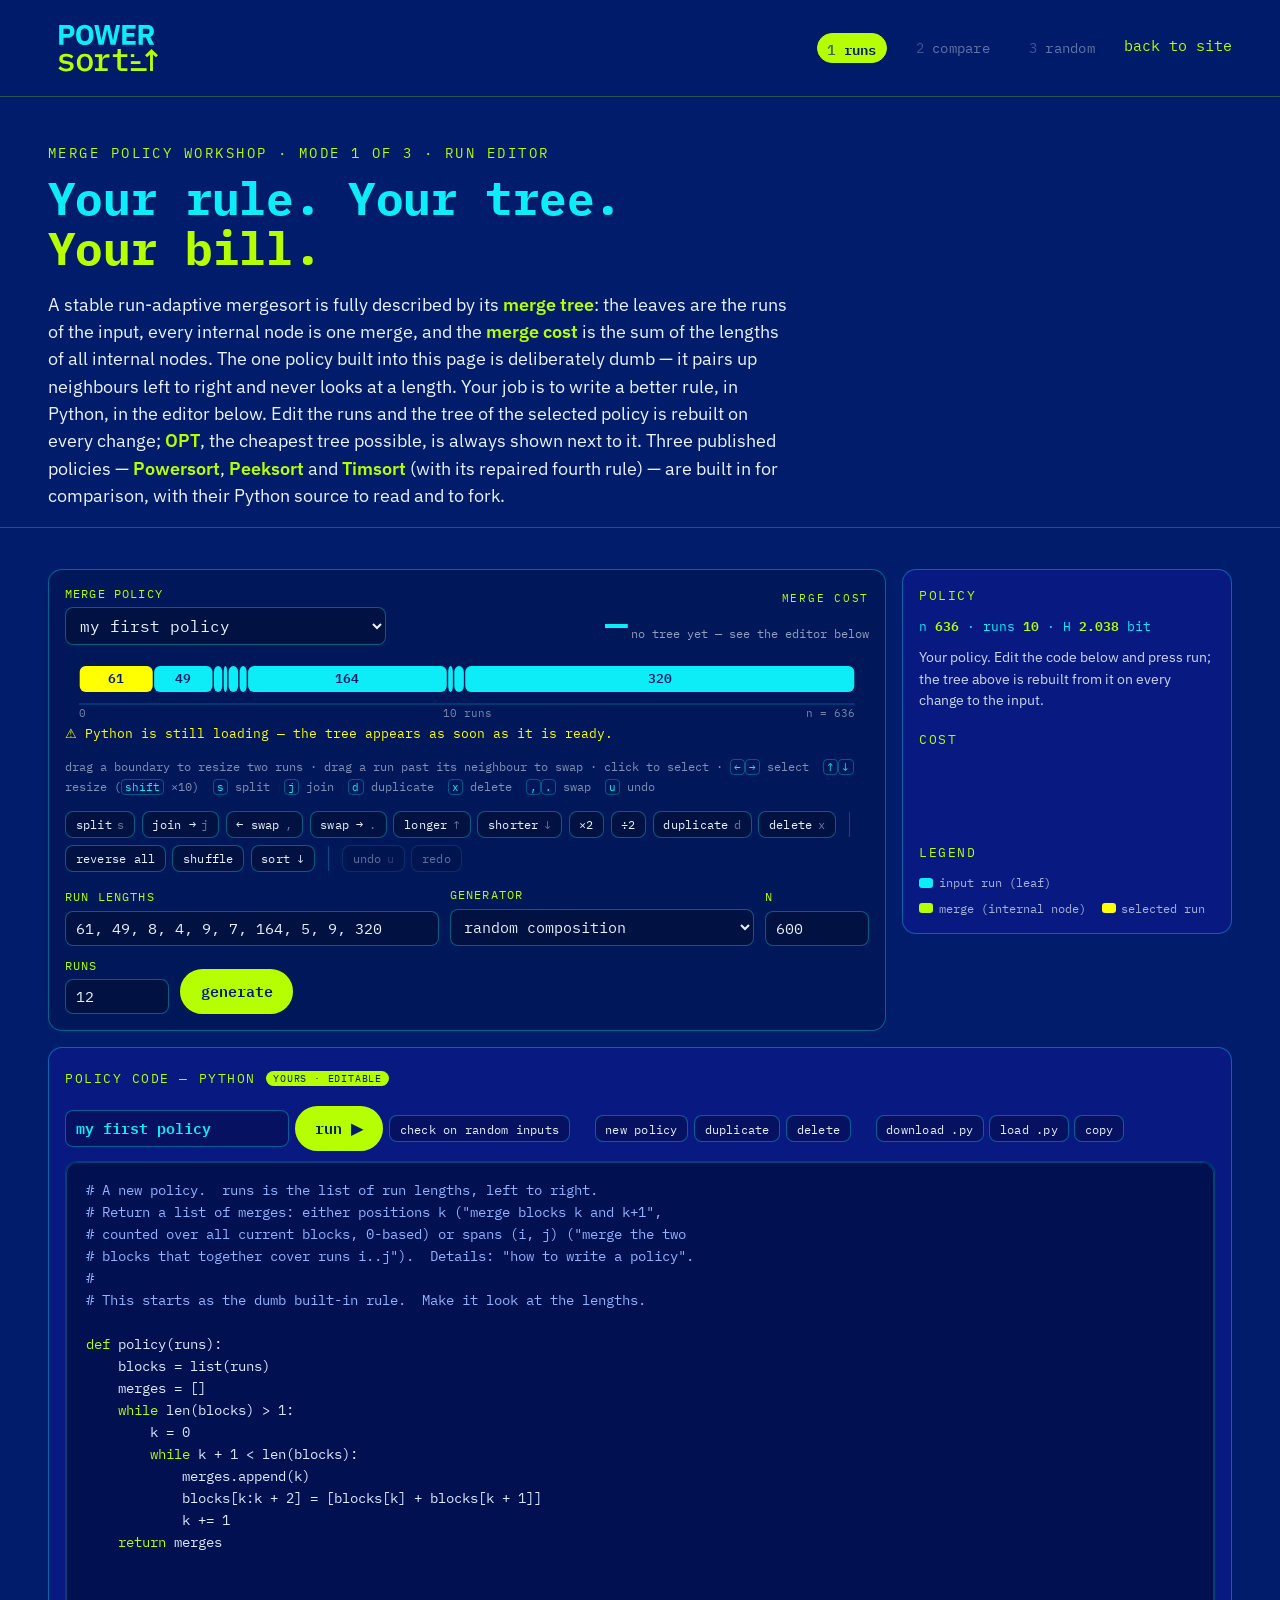
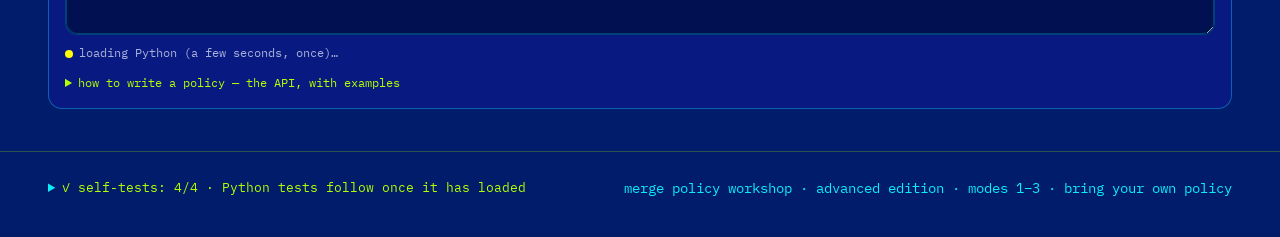
<file: merge-policy-workshop-pro.html>
<!DOCTYPE html>
<html lang="en">
<head>
<meta charset="UTF-8">
<meta name="viewport" content="width=device-width, initial-scale=1.0">
<title>Merge Policy Workshop — Powersort</title>
<meta name="description" content="A workshop version of the merge cost lab: write your own merge policy for a run-adaptive mergesort in Python, right in the page, and watch its merge tree and merge cost against OPT on inputs you edit, generate or search for.">
<link rel="stylesheet" href="https://pyscript.net/releases/2026.7.3/core.css">
<script type="module" src="https://pyscript.net/releases/2026.7.3/core.js"></script>
<link rel="preconnect" href="https://fonts.googleapis.com">
<link rel="preconnect" href="https://fonts.gstatic.com" crossorigin>
<link href="https://fonts.googleapis.com/css2?family=IBM+Plex+Mono:wght@400;500;600;700&family=IBM+Plex+Sans:wght@400;500;600;700&display=swap" rel="stylesheet">
<!-- GoatCounter analytics -->
<script data-goatcounter="https://power-sort.goatcounter.com/count"
        async src="//gc.zgo.at/count.js"></script>
<style>
/* ============================================================
   POWERSORT — brand tokens (Brand Guidelines v1.0)
   dark blue #001C6B · blue #380FFF · light blue #0DEDF7
   green #00D600 · lime #B5FF00 · yellow #FFFF00
   type: IBM Plex Mono (headlines / data) + IBM Plex Sans (body)

   The block up to "MERGE COST LAB" is copied verbatim from the site's
   style.css so that this file works on its own.  Once the page is linked
   into the site, replace it with <link rel="stylesheet" href="style.css">.
   ============================================================ */
:root {
  --darkblue: #001C6B;
  --blue: #380FFF;
  --lightblue: #0DEDF7;
  --green: #00D600;
  --lime: #B5FF00;
  --yellow: #FFFF00;
  --ink: #EAF2FF;
  --panel: rgba(56, 15, 255, 0.16);
  --panel-line: rgba(13, 237, 247, 0.35);
  --mono: "IBM Plex Mono", ui-monospace, SFMono-Regular, Menlo, monospace;
  --sans: "IBM Plex Sans", system-ui, -apple-system, "Segoe UI", sans-serif;
}
* { box-sizing: border-box; }
html { scroll-behavior: smooth; }
@media (prefers-reduced-motion: reduce) { html { scroll-behavior: auto; } }
body {
  margin: 0;
  background: var(--darkblue);
  color: var(--ink);
  font-family: var(--sans);
  font-size: 17px;
  line-height: 1.55;
  -webkit-font-smoothing: antialiased;
}
a { color: var(--lightblue); }
a:focus-visible, button:focus-visible, input:focus-visible, select:focus-visible {
  outline: 3px solid var(--yellow);
  outline-offset: 2px;
}
.site-header {
  display: flex; align-items: center; justify-content: space-between;
  gap: 1rem; padding: 0.9rem clamp(1rem, 4vw, 3rem);
  border-bottom: 1px solid rgba(181, 255, 0, 0.25);
  position: sticky; top: 0;
  background: rgba(0, 28, 107, 0.92);
  backdrop-filter: blur(6px);
  z-index: 20;
}
.brand { display: flex; align-items: center; gap: 0.9rem; text-decoration: none; }
.brand-logo-tight { width: 118px; height: auto; display: block; }
.site-nav { display: flex; gap: clamp(0.6rem, 2vw, 1.6rem); flex-wrap: wrap; align-items: baseline; }
.site-nav a {
  font-family: var(--mono); font-size: 0.92rem; color: var(--lime);
  text-decoration: none; border-bottom: 2px solid transparent; padding-bottom: 2px;
}
.site-nav a:hover { border-bottom-color: var(--lime); }
.act { padding: clamp(1.6rem, 4vw, 2.6rem) clamp(1rem, 4vw, 3rem); }
.act + .act { border-top: 1px solid rgba(181, 255, 0, 0.25); }
.act-head { max-width: 900px; }
.eyebrow {
  font-family: var(--mono); font-size: 0.85rem; letter-spacing: 0.18em;
  text-transform: uppercase; color: var(--lime);
}
h1, h2 {
  font-family: var(--mono); font-weight: 700; color: var(--lightblue);
  line-height: 1.08; margin: 0.5rem 0 1rem; letter-spacing: -0.015em;
}
h1 { font-size: clamp(1.8rem, 4.4vw, 2.9rem); }
h1 em, h2 em { font-style: normal; color: var(--lime); }
.lede { font-size: clamp(1rem, 1.6vw, 1.1rem); max-width: 68ch; color: var(--ink); }
.lede strong { color: var(--lime); font-weight: 600; }
.btn {
  font-family: var(--mono); font-size: 0.95rem; font-weight: 600;
  color: var(--lightblue); background: transparent;
  border: 2px solid var(--lightblue); border-radius: 999px;
  padding: 0.5rem 1.15rem; cursor: pointer; text-decoration: none;
  display: inline-block; transition: transform 120ms ease, background 120ms ease, color 120ms ease;
}
.btn:hover { transform: translateY(-1px); background: rgba(13, 237, 247, 0.12); }
.btn-lime { color: var(--darkblue); background: var(--lime); border-color: var(--lime); }
.btn-lime:hover { background: var(--yellow); border-color: var(--yellow); }
.btn[disabled] { opacity: 0.45; cursor: not-allowed; transform: none; }
.ctl { display: flex; flex-direction: column; gap: 0.3rem; }
.ctl > span {
  font-family: var(--mono); font-size: 0.72rem; letter-spacing: 0.1em;
  color: var(--lime); text-transform: uppercase;
}
.ctl select, .ctl input {
  font-family: var(--mono); font-size: 0.92rem; color: var(--ink);
  background: rgba(0, 0, 0, 0.25); border: 1.5px solid var(--panel-line);
  border-radius: 8px; padding: 0.42rem 0.6rem;
}
.panel {
  border: 1px solid var(--panel-line); border-radius: 14px;
  background: var(--panel); padding: 1rem; min-width: 0;
}
.panel-title {
  font-family: var(--mono); font-size: 0.8rem; letter-spacing: 0.12em;
  text-transform: uppercase; color: var(--lime); margin-bottom: 0.7rem;
}
.site-footer {
  border-top: 1px solid rgba(181, 255, 0, 0.25);
  padding: 1.6rem clamp(1rem, 4vw, 3rem) 2.4rem;
  display: flex; align-items: center; gap: 1.2rem; flex-wrap: wrap;
}
.site-footer p { font-family: var(--mono); font-size: 0.85rem; margin: 0; color: var(--lightblue); }
.code-comment { color: #8FB3FF; }
.code-keyword { color: var(--lime); font-weight: 600; }
.code-func    { color: var(--lightblue); }
.code-number  { color: #CFE8FF; }

/* ============================================================
   MERGE COST LAB — page-specific
   ============================================================ */

/* mode navigation */
.mode-nav { align-items: center; gap: clamp(.5rem, 1.6vw, 1.2rem); }
.mode {
  font-family: var(--mono); font-size: 0.86rem; letter-spacing: .02em;
  color: rgba(234, 242, 255, 0.42); padding: 0.15rem 0.55rem;
  border: 1.5px solid transparent; border-radius: 999px; white-space: nowrap;
}
.mode.is-active { color: var(--darkblue); background: var(--lime); border-color: var(--lime); font-weight: 600; }
.mode .num { opacity: .65; }

.act-hero { padding-bottom: 0; }
.act-hero h1 { margin-bottom: .6rem; }

/* ---- layout ---- */
.lab-grid {
  display: grid; grid-template-columns: minmax(0, 1fr) 330px;
  gap: 1rem; align-items: start;
}
@media (max-width: 1080px) { .lab-grid { grid-template-columns: 1fr; } }

/* ---- stage ---- */
.panel-stage { padding: 0.9rem 1rem 1rem; background: rgba(0, 0, 0, 0.16); }
.stage-head {
  display: flex; align-items: flex-end; justify-content: space-between;
  gap: 1rem; flex-wrap: wrap; margin-bottom: .7rem;
}
.ctl-policy select { min-width: 15rem; font-size: 1rem; }
.cost-readout { text-align: right; line-height: 1.05; }
.cost-readout .cost-label {
  display: block; font-family: var(--mono); font-size: .68rem;
  letter-spacing: .16em; text-transform: uppercase; color: var(--lime);
}
.cost-readout .cost-value {
  font-family: var(--mono); font-weight: 700; color: var(--lightblue);
  font-size: clamp(1.7rem, 3.4vw, 2.4rem); letter-spacing: -.02em;
}
.cost-readout .cost-sub { font-family: var(--mono); font-size: .74rem; color: rgba(234,242,255,.62); }

#stage { width: 100%; height: auto; display: block; touch-action: none; }
.stage-hint {
  font-family: var(--mono); font-size: .72rem; color: rgba(234, 242, 255, 0.55);
  margin-top: .5rem; line-height: 1.7;
}
.stage-hint kbd {
  font-family: var(--mono); font-size: .95em; color: var(--lightblue);
  border: 1px solid rgba(13,237,247,.3); border-radius: 4px; padding: 0 .28em;
}
.stage-error {
  font-family: var(--mono); font-size: .8rem; color: var(--yellow);
  margin-top: .4rem; min-height: 1.2em;
}

/* SVG pieces */
.n-merge { fill: var(--lime); }
.n-leaf  { fill: var(--lightblue); }
.n-leaf.is-selected { fill: var(--yellow); }
.n-leaf.is-dragging { fill: var(--yellow); }
.node-rect { stroke: transparent; stroke-width: 2; }
.node-rect.is-hot { stroke: #fff; }
.n-label { font-family: var(--mono); font-weight: 600; fill: var(--darkblue); pointer-events: none; }
.edge { stroke: rgba(234, 242, 255, .85); stroke-width: 1.6; fill: none; }
.edge.drop { stroke-dasharray: 2 3.5; stroke: rgba(234, 242, 255, .55); }
.guide { stroke: var(--yellow); stroke-width: 1; stroke-dasharray: 2 3; opacity: 0; }
.axis { stroke: rgba(13, 237, 247, .3); stroke-width: 1; }
.axis-text { font-family: var(--mono); font-size: 11px; fill: rgba(234,242,255,.5); }
.handle { fill: transparent; cursor: col-resize; }
.grip { stroke: var(--darkblue); stroke-width: 2; opacity: 0; }
.edge, .guide, .grip, .axis, .axis-text, .n-label, .node-rect { pointer-events: none; }
.bnd:hover .grip { opacity: 1; }
#stage:focus-visible { outline: 3px solid var(--yellow); outline-offset: 2px; }
.leaf-hit { cursor: grab; }
.leaf-hit.is-dragging { cursor: grabbing; }

/* ---- run tools ---- */
.run-tools { display: flex; flex-wrap: wrap; gap: .4rem; margin-top: .9rem; }
.tool {
  font-family: var(--mono); font-size: .78rem; letter-spacing: .02em;
  color: var(--ink); background: rgba(0, 0, 0, .25);
  border: 1.5px solid var(--panel-line); border-radius: 8px;
  padding: .3rem .6rem; cursor: pointer;
}
.tool:hover { border-color: var(--lime); color: var(--lime); }
.tool[disabled] { opacity: .4; cursor: not-allowed; }
.tool .k { color: rgba(234,242,255,.45); margin-left: .35rem; }
.tool-sep { width: 1px; background: rgba(13,237,247,.25); margin: .1rem .4rem; }

.run-io { display: flex; gap: .7rem; flex-wrap: wrap; align-items: flex-end; margin-top: .9rem; }
.run-io .ctl-grow { flex: 1 1 22rem; }
.run-io .ctl { min-width: 0; max-width: 100%; }
.run-io select, .run-io input { max-width: 100%; }
.run-io .js-gen { width: 19rem; }
.policy-toggles { min-width: 0; }
.gen-bar .ctl, .compare-bar .ctl, .search-panel .ctl, .search-row .ctl { min-width: 0; max-width: 100%; }
.gen-bar select, .compare-bar select, .search-panel select, .search-row select,
.gen-bar input, .search-panel input, .search-row input { max-width: 100%; }
.gen-bar .ctl select { min-width: min(15rem, 100%); }
#sTarget, #sMetric, #sRival { width: 100%; }
.run-io input[type="text"] { width: 100%; }
.run-io input[type="number"] { width: 6.5rem; }

/* ---- side panel ---- */
.panel-side { display: flex; flex-direction: column; gap: 1.1rem; }
.policy-blurb { font-size: .88rem; color: rgba(234, 242, 255, .88); margin: 0; }
.input-summary { font-family: var(--mono); font-size: .8rem; color: var(--lightblue); margin: 0 0 .6rem; }
.input-summary b { color: var(--lime); font-weight: 600; }
.policy-ref { font-family: var(--mono); font-size: .75rem; margin: .45rem 0 0; }
.params { display: flex; flex-wrap: wrap; gap: .6rem; }
.params .ctl input { width: 8rem; }
.metrics { width: 100%; border-collapse: collapse; font-family: var(--mono); font-size: .82rem; }
.metrics td { padding: .22rem 0; border-bottom: 1px solid rgba(13, 237, 247, .12); }
.metrics td:last-child { text-align: right; color: var(--lightblue); font-weight: 600; white-space: nowrap; }
.metrics tr.hi td:last-child { color: var(--lime); }
.metrics td .unit { color: rgba(234,242,255,.45); font-weight: 400; }
#ruler { width: 100%; height: auto; display: block; margin-top: .2rem; }
.legend { display: flex; flex-wrap: wrap; gap: .5rem 1rem; font-family: var(--mono); font-size: .72rem; color: rgba(234,242,255,.7); }
.legend span { display: flex; align-items: center; gap: .35rem; }
.legend i { width: 14px; height: 10px; border-radius: 3px; display: inline-block; }

/* ---- code panel ---- */
.panel-code { margin-top: 1rem; }
.code-head { display: flex; align-items: baseline; justify-content: space-between; gap: 1rem; flex-wrap: wrap; }
.panel-code pre {
  margin: .6rem 0 0; overflow-x: auto; background: #001050;
  border: 1px solid rgba(13, 237, 247, 0.22); border-radius: 12px;
  padding: 1rem 1.2rem; font-family: var(--mono); font-size: .82rem;
  line-height: 1.6; color: #DDEBFF;
}
.panel-code details { margin-top: .7rem; }
.panel-code summary {
  font-family: var(--mono); font-size: .78rem; color: var(--lime); cursor: pointer;
}
.code-call { font-family: var(--mono); font-size: .78rem; color: var(--lightblue); margin: .5rem 0 0; }
.code-call b { color: var(--lime); font-weight: 600; }
.code-note { font-family: var(--mono); font-size: .74rem; color: rgba(234,242,255,.55); margin: .6rem 0 0; }

/* ---- tooltip ---- */
#tip {
  position: fixed; z-index: 60; pointer-events: none; opacity: 0;
  font-family: var(--mono); font-size: .75rem; line-height: 1.5;
  background: #001050; color: var(--ink);
  border: 1px solid var(--panel-line); border-radius: 8px;
  padding: .35rem .55rem; white-space: pre;
  transition: opacity 90ms ease;
}

/* ---- self test ---- */
.selftest { font-family: var(--mono); font-size: .8rem; }
.selftest .ok { color: var(--lime); }
.selftest .fail { color: var(--yellow); }
.selftest ul { margin: .5rem 0 0; padding-left: 1.1rem; color: rgba(234,242,255,.75); font-size: .76rem; }
.selftest summary { cursor: pointer; color: var(--lightblue); }

/* ---- modes ---- */
.mode { cursor: pointer; background: none; border: 1.5px solid transparent; font-family: var(--mono); }
/* Only on devices that really hover, and never on the active button: the active
   button is lime-on-darkblue, so a lime hover colour would make it invisible.
   On touch, :hover sticks after a tap, which is what made it vanish there. */
@media (hover: hover) {
  .mode:not([disabled]):not(.is-active):hover { color: var(--lime); }
}
.mode[disabled] { cursor: not-allowed; }
.mode-panel[hidden] { display: none; }

/* ---- small controls ---- */
.params { display: flex; flex-wrap: wrap; gap: .5rem .9rem; align-items: flex-end; }
.params:empty { display: none; }
.params .ctl input[type="number"], .params .ctl select { width: 8.4rem; }
.param-check {
  display: flex; align-items: center; gap: .4rem; cursor: pointer;
  font-family: var(--mono); font-size: .74rem; color: rgba(234, 242, 255, .8);
}
.param-check input { accent-color: var(--lime); margin: 0; }
.param-check:hover { color: var(--lime); }
.params-compact { gap: .35rem .6rem; margin-top: .4rem; }
.params-compact .param-check { font-size: .68rem; }
.params-compact .ctl > span { font-size: .62rem; }
.params-compact .ctl input[type="number"], .params-compact .ctl select { width: 6.2rem; font-size: .74rem; padding: .25rem .4rem; }
.code-params { display: flex; flex-wrap: wrap; gap: .6rem .9rem; align-items: center; margin-top: .5rem; }

/* ---- mode 2: compare ---- */
.panel-editor { padding: .9rem 1rem 1rem; background: rgba(0, 0, 0, .16); }
.editor-stats { font-family: var(--mono); font-size: .8rem; color: var(--lightblue); text-align: right; }
.editor-stats b { color: var(--lime); font-weight: 600; }
.compare-bar {
  display: flex; flex-wrap: wrap; gap: .9rem 1.4rem; align-items: flex-end;
  margin: 1rem 0 .8rem; padding: .8rem 1rem;
  border: 1px solid var(--panel-line); border-radius: 12px; background: var(--panel);
}
.policy-toggles { display: flex; flex-wrap: wrap; gap: .35rem; flex: 1 1 30rem; }
.chip {
  font-family: var(--mono); font-size: .74rem; cursor: pointer;
  color: rgba(234, 242, 255, .6); background: rgba(0, 0, 0, .25);
  border: 1.5px solid rgba(13, 237, 247, .25); border-radius: 999px; padding: .22rem .7rem;
}
@media (hover: hover) {
  .chip:hover { border-color: var(--lime); color: var(--lime); }
}
.chip.is-on { color: var(--darkblue); background: var(--lime); border-color: var(--lime); font-weight: 600; }
.chip.is-ref { box-shadow: 0 0 0 2px var(--yellow); }
.cmp-row {
  display: grid; grid-template-columns: 232px minmax(0, 1fr); gap: .9rem;
  align-items: center; margin-bottom: .55rem; padding: .55rem .8rem;
  border: 1px solid rgba(13, 237, 247, .22); border-radius: 12px; background: rgba(0, 0, 0, .16);
}
@media (max-width: 780px) { .cmp-row { grid-template-columns: 1fr; } }
.cmp-row.is-ref { border-color: var(--yellow); }
.cmp-name { font-family: var(--mono); font-size: .82rem; color: var(--lightblue); font-weight: 600; }
.cmp-badge {
  font-size: .62rem; letter-spacing: .08em; text-transform: uppercase;
  background: var(--lime); color: var(--darkblue); border-radius: 999px; padding: 0 .45rem; margin-left: .35rem;
}
.cmp-badge.ref { background: var(--yellow); }
.cmp-cost { font-family: var(--mono); font-weight: 700; font-size: 1.5rem; color: var(--lime); line-height: 1.15; }
.cmp-sub { font-family: var(--mono); font-size: .68rem; color: rgba(234, 242, 255, .6); }
.cmp-bar { height: 4px; border-radius: 2px; background: rgba(13, 237, 247, .18); margin: .35rem 0 .1rem; }
.cmp-bar i { display: block; height: 100%; border-radius: 2px; background: var(--lime); }
.cmp-svg { width: 100%; height: auto; display: block; }
.n-merge.is-diff { fill: var(--yellow); }
.n-merge.is-same { fill-opacity: .34; }
.cmp-empty { font-family: var(--mono); font-size: .82rem; color: rgba(234,242,255,.6); padding: 1.4rem; text-align: center; }

/* ---- mode 3: random & search ---- */
.gen-bar {
  display: flex; flex-wrap: wrap; gap: .9rem 1.2rem; align-items: flex-end;
  padding: .9rem 1rem; border: 1px solid var(--panel-line); border-radius: 12px;
  background: var(--panel); margin-bottom: 1rem;
}
.gen-bar .ctl select { min-width: 15rem; }
.gen-bar .ctl input[type="number"] { width: 6.2rem; }
.gen-bar .gen-note { flex: 1 1 100%; font-family: var(--mono); font-size: .74rem; color: rgba(234,242,255,.55); margin: 0; }
.m3-cols { display: grid; grid-template-columns: minmax(0, 1fr) 6px var(--m3-side, 360px);
            gap: 1rem; align-items: start; }
@media (max-width: 1080px) { .m3-cols { grid-template-columns: 1fr; } }
/* draggable column divider: the tree column is often empty in this mode, so the
   search panel should be able to take the space back */
.col-resizer {
  position: relative; align-self: stretch; min-height: 140px; border-radius: 3px;
  cursor: col-resize; background: rgba(13, 237, 247, .16); touch-action: none;
}
.col-resizer::after { content: ''; position: absolute; inset: 0 -8px; }   /* wider grab zone */
.col-resizer:hover, .col-resizer.is-dragging { background: var(--lime); }
@media (max-width: 1080px) { .col-resizer { display: none; } }
.m3-side { display: flex; flex-direction: column; gap: 1rem; position: sticky; top: 74px; }
@media (max-width: 1080px) { .m3-side { position: static; } }

.search-panel .ctl { margin-bottom: .5rem; }
.search-row { display: flex; flex-wrap: wrap; gap: .6rem; align-items: flex-end; }
.search-status {
  font-family: var(--mono); font-size: .78rem; line-height: 1.5;
  color: rgba(234, 242, 255, .8); margin: .7rem 0 0; min-height: 2.4em;
}
.search-status b { color: var(--lime); }
.search-status .hit { color: var(--yellow); }
.mini-legend { font-family: var(--mono); font-size: .72rem; color: rgba(234,242,255,.6); margin-top: .4rem; }

/* conjecture list */
.conj-list { display: flex; flex-direction: column; gap: .3rem; }
.conj {
  display: grid; grid-template-columns: 20px 1fr auto; gap: .5rem; align-items: baseline;
  font-family: var(--mono); font-size: .76rem; padding: .3rem .1rem;
  border-bottom: 1px solid rgba(13, 237, 247, .1);
}
.conj .mark { font-weight: 700; }
.conj .mark.ok { color: var(--green); }
.conj .mark.bad { color: var(--yellow); }
.conj .mark.refuted { color: rgba(234,242,255,.35); }
.conj-name { color: rgba(234, 242, 255, .9); }
.conj-name .tag {
  font-size: .62rem; letter-spacing: .06em; text-transform: uppercase;
  border-radius: 999px; padding: 0 .4rem; margin-left: .35rem; vertical-align: middle;
}
.conj-name .tag.open { background: rgba(13,237,247,.18); color: var(--lightblue); }
.conj-name .tag.thm { background: rgba(0,214,0,.18); color: var(--green); }
.conj-name .tag.refuted { background: rgba(255,255,0,.14); color: var(--yellow); }
.conj-detail { grid-column: 2 / -1; font-size: .7rem; color: rgba(234,242,255,.5); }
.conj-stop { grid-column: 1; }
.conj-stop input { accent-color: var(--yellow); }
.conj-head { display: flex; align-items: baseline; justify-content: space-between; gap: 1rem; }
.conj-head .link {
  font-family: var(--mono); font-size: .72rem; background: none; border: none;
  color: var(--lightblue); cursor: pointer; text-decoration: underline; padding: 0;
}

/* the all-trees grid */
.tree-grid { display: flex; flex-direction: column; gap: .55rem; }
.grid-head {
  display: flex; align-items: baseline; justify-content: space-between; gap: 1rem;
  flex-wrap: wrap; margin-bottom: .3rem;
}
.grid-head .input-echo {
  font-family: var(--mono); font-size: .74rem; color: rgba(234,242,255,.6);
  max-width: 60ch; overflow: hidden; text-overflow: ellipsis; white-space: nowrap;
}
.hall {
  display: flex; flex-direction: column; gap: .45rem; padding: .8rem 1rem;
  border: 1px solid var(--panel-line); border-radius: 12px; background: var(--panel); margin-bottom: 1rem;
}
.hall-title { font-family: var(--mono); font-size: .74rem; letter-spacing: .1em; text-transform: uppercase; color: var(--lime); }
.hall-row { display: flex; flex-wrap: wrap; gap: .4rem; }
.hall-chip {
  font-family: var(--mono); font-size: .72rem; color: var(--ink);
  background: rgba(0,0,0,.25); border: 1.5px solid rgba(13,237,247,.25);
  border-radius: 8px; padding: .22rem .6rem; cursor: pointer;
}
.hall-chip:hover { border-color: var(--lime); color: var(--lime); }
.hall-chip b { color: var(--yellow); }
.hall-empty { font-family: var(--mono); font-size: .74rem; color: rgba(234,242,255,.45); }
.conj-section {
  font-family: var(--mono); font-size: .64rem; letter-spacing: .12em;
  text-transform: uppercase; color: var(--lime); margin: .7rem 0 .1rem;
  border-bottom: 1px solid rgba(181,255,0,.25); padding-bottom: .2rem;
}
.conj-section:first-child { margin-top: 0; }
.conj-section span { color: rgba(234,242,255,.4); letter-spacing: .06em; text-transform: none; }


/* ---- workshop: the python editor ---- */
.policy-kind {
  display: inline-block; font-family: var(--mono); font-size: .62rem; letter-spacing: .08em;
  text-transform: uppercase; border-radius: 999px; padding: 0 .45rem; margin-left: .4rem; vertical-align: middle;
  background: rgba(13,237,247,.18); color: var(--lightblue);
}
.policy-kind.mine { background: var(--lime); color: var(--darkblue); }
.code-head .tools { display: flex; flex-wrap: wrap; gap: .35rem; align-items: center; }
.policy-name {
  font-family: var(--mono); font-size: .95rem; font-weight: 600; color: var(--lightblue);
  background: rgba(0,0,0,.25); border: 1.5px solid var(--panel-line); border-radius: 8px;
  padding: .3rem .6rem; min-width: 14rem;
}
.policy-name:disabled { border-color: transparent; background: transparent; }
.editor-wrap {
  position: relative; margin-top: .6rem; border: 1px solid rgba(13, 237, 247, 0.22);
  border-radius: 12px; background: #001050; overflow: hidden;
}
.editor-wrap pre, .editor-wrap textarea {
  margin: 0; padding: 1rem 1.2rem; font-family: var(--mono); font-size: 13.5px; line-height: 22px; /* integer px: fractional line pitches drift in some browsers */
  tab-size: 4; white-space: pre; overflow: auto; box-sizing: border-box; width: 100%;
  min-height: 22rem; letter-spacing: 0; word-spacing: 0;
  overflow-wrap: normal; word-break: normal; hyphens: none; font-variant-ligatures: none;
  -webkit-text-size-adjust: 100%;
}
.editor-wrap pre { position: absolute; inset: 0; pointer-events: none; color: #DDEBFF; overflow: hidden; }
.editor-wrap pre code, .editor-wrap pre span { font: inherit; }  /* UA gives <code> its own monospace font; any other face changes the line pitch */
.editor-wrap pre .code-keyword { font-weight: inherit; color: var(--lime); }  /* bold would use another face and drift too */
.editor-wrap textarea {
  position: relative; display: block; background: transparent; color: transparent;
  caret-color: var(--yellow); border: 0; outline: none; resize: vertical;
}
.editor-wrap textarea::selection { background: rgba(13, 237, 247, .3); color: transparent; }
.editor-wrap textarea:focus-visible { outline: none; }
.editor-wrap:focus-within { border-color: var(--yellow); }
.editor-wrap.is-readonly { opacity: .85; }
.editor-wrap.is-readonly textarea { caret-color: transparent; }
.py-status { font-family: var(--mono); font-size: .74rem; color: rgba(234,242,255,.7); display: flex; gap: .8rem; flex-wrap: wrap; align-items: center; margin-top: .55rem; }
.py-status .dot { display: inline-block; width: 8px; height: 8px; border-radius: 50%; background: var(--yellow); margin-right: .35rem; vertical-align: middle; }
.py-status.ready .dot { background: var(--green); }
.py-status.failed .dot { background: var(--yellow); }
.py-status .stale { color: var(--yellow); }
.py-status .fresh { color: var(--lime); }
.py-out {
  margin: .5rem 0 0; font-family: var(--mono); font-size: .76rem; line-height: 1.5; color: rgba(234,242,255,.8);
  background: rgba(0,0,0,.25); border: 1px solid rgba(13,237,247,.15); border-radius: 8px; padding: .5rem .7rem;
  white-space: pre-wrap; max-height: 12rem; overflow: auto;
}
.py-out:empty { display: none; }
.py-out.err { color: var(--yellow); border-color: rgba(255,255,0,.35); }
.py-out .lbl { color: var(--lime); }
.help { margin-top: .8rem; }
.help summary { font-family: var(--mono); font-size: .78rem; color: var(--lime); cursor: pointer; }
.help-body { font-size: .9rem; color: rgba(234,242,255,.9); max-width: 78ch; }
.help-body h4 { font-family: var(--mono); font-size: .8rem; color: var(--lightblue); margin: 1rem 0 .3rem; letter-spacing: .04em; }
.help-body code { font-family: var(--mono); font-size: .86em; color: var(--lightblue); }
.help-body pre { background: #001050; border: 1px solid rgba(13,237,247,.22); border-radius: 10px; padding: .8rem 1rem; font-family: var(--mono); font-size: .8rem; line-height: 1.55; color: #DDEBFF; overflow-x: auto; margin: .4rem 0 .6rem; }
.help-body ul { padding-left: 1.2rem; }
.help-body li { margin: .2rem 0; }
.code-string { color: #FFD48A; }
.cmp-name button.link-name {
  font: inherit; color: inherit; background: none; border: 0; padding: 0; cursor: pointer; text-align: left;
}
.cmp-name button.link-name:hover { color: var(--lime); text-decoration: underline; }
.conj .param { width: 4.2rem; font-family: var(--mono); font-size: .7rem; color: var(--ink);
  background: rgba(0,0,0,.25); border: 1px solid var(--panel-line); border-radius: 5px; padding: .05rem .3rem; margin: 0 .2rem; }
.conj-detail.bad { color: var(--yellow); }
.hidden-file { display: none; }
py-splash, .py-terminal, py-terminal { display: none !important; }
</style>
</head>
<body>

<header class="site-header">
  <a class="brand" href="index.html" aria-label="Powersort home"><svg class="brand-logo-tight" viewBox="0 0 700 400" xmlns="http://www.w3.org/2000/svg" role="img" aria-label="Powersort"> <g transform="translate(-603.26978,-337.98157)"> <path fill="#b5ff00" d="m 664.42969,659.43359 12.99609,-11.63281 c 8.72656,9.50391 19.39453,14.73438 34.32422,14.73438 13.57812,0 22.88672,-4.45704 22.88672,-14.34375 0,-8.53516 -6.79297,-10.85938 -15.32422,-12.02735 l -15.90234,-2.51953 c -15.70704,-2.32812 -33.35157,-7.94922 -33.35157,-28.50781 0,-20.36328 17.0625,-31.22266 42.66016,-31.22266 18.61719,0 32,5.82031 41.11328,15.70703 L 742,602.03125 c -5.23438,-6.00781 -14.34375,-12.01953 -30.05469,-12.01953 -13.76953,0 -21.14062,4.65625 -21.14062,13.3789 0,8.53516 6.98047,10.85938 15.32031,12.02344 l 15.90234,2.52344 c 15.90235,2.32812 33.35547,7.75781 33.35547,28.30859 0,20.16797 -16.67578,32.38672 -44.01953,32.38672 -21.52734,0 -37.42969,-7.5625 -46.93359,-19.19922" /> <path fill="#b5ff00" d="m 774.24609,626.27344 c 0,-32 18.03516,-52.35938 47.51172,-52.35938 29.47656,0 47.50781,20.35938 47.50781,52.35938 0,32 -18.03125,52.35937 -47.50781,52.35937 -29.47656,0 -47.51172,-20.35937 -47.51172,-52.35937 m 72.91407,7.5625 v -15.1211 c 0,-18.61718 -10.08204,-28.12109 -25.40235,-28.12109 -15.32422,0 -25.40625,9.50391 -25.40625,28.12109 v 15.1211 c 0,18.61718 10.08203,28.12109 25.40625,28.12109 15.32031,0 25.40235,-9.50391 25.40235,-28.12109" /> <path fill="#b5ff00" d="m 881.77344,659.24219 h 22.50781 v -65.9336 h -22.50781 v -17.0664 h 43.64453 v 26.5664 h 1.16406 c 3.87891,-13.96484 12.60547,-26.5664 32.96484,-26.5664 h 7.96485 v 20.16797 h -15.71875 c -17.25781,0 -26.375,11.4414 -26.375,25.40625 v 37.42578 h 32.20312 v 17.0664 h -75.84765 z m 0,0" /> <path fill="#b5ff00" d="m 1040.1172,676.30859 c -17.457,0 -25.5977,-10.47265 -25.5977,-25.40625 v -57.59375 h -26.77341 v -17.0664 h 17.85161 c 7.371,0 10.2773,-2.51953 10.2773,-10.27735 v -21.0664 h 19.7813 v 31.34375 h 38.6015 v 17.0664 h -38.6015 v 65.9336 h 38.6015 v 17.0664 z m 0,0" /> <path fill="#b5ff00" d="m 1094.6836,659.24219 h 93.6172 v 17.0664 h -93.6172 z m 0,0" /> <path fill="#b5ff00" d="m 1094.6836,617.74219 h 56.9609 v 17.0664 h -56.9609 z m 0,0" /> <path fill="#b5ff00" d="m 1094.6836,576.24219 h 20.3047 v 17.0664 h -20.3047 z m 0,0" /> <path fill="#b5ff00" d="m 1255.5703,583.23047 -38.3125,-38.3125 -12.0703,12.0664 -26.2461,26.2461 12.0664,12.0664 17.7149,-17.71093 v 98.57031 h 17.0664 v -98.57031 l 17.7148,17.71093 z m 0,0" /> <path fill="#0dedf7" d="M 669.53125,520.46875 V 403.375 h 55.35547 c 21.80859,0 35.5664,15.26953 35.5664,37.41016 0,22.14843 -13.75781,37.41406 -35.5664,37.41406 h -29.85938 v 42.26953 z m 25.49609,-64.41797 h 26.84375 c 7.55078,0 12.24219,-4.02344 12.24219,-11.57031 v -7.38672 c 0,-7.54688 -4.69141,-11.57031 -12.24219,-11.57031 h -26.84375 z m 0,0" /> <path fill="#0dedf7" d="m 770.01953,461.92578 c 0,-39.75781 20.46484,-60.5625 51.5,-60.5625 31.03516,0 51.5,20.80469 51.5,60.5625 0,39.75781 -20.46484,60.55859 -51.5,60.55859 -31.03516,0 -51.5,-20.80078 -51.5,-60.55859 m 75.99219,8.71875 v -17.44531 c 0,-18.61719 -9.22656,-29.1875 -24.49219,-29.1875 -15.26562,0 -24.49219,10.57031 -24.49219,29.1875 v 17.44531 c 0,18.625 9.22657,29.19141 24.49219,29.19141 15.26563,0 24.49219,-10.56641 24.49219,-29.19141" /> <path fill="#0dedf7" d="M 903.89062,520.46875 877.38281,403.375 h 25.16406 l 11.07422,56.20312 6.20703,32.53907 h 0.5 l 7.38282,-32.53907 12.91797,-56.20312 h 27.84375 l 13.08984,56.20312 7.21094,32.53907 h 0.5039 l 6.20703,-32.53907 11.23833,-56.20312 h 24.1562 l -27.1758,117.09375 h -29.02341 l -14.76172,-63.41016 -5.70313,-25.66406 h -0.5039 l -5.8711,25.66406 -14.76172,63.41016 z m 0,0" /> <path fill="#0dedf7" d="M 1043.6367,520.46875 V 403.375 h 79.6836 v 22.65234 h -54.1875 v 23.98828 h 46.4688 v 22.47657 h -46.4688 v 25.33203 h 54.1875 v 22.64453 z m 0,0" /> <path fill="#0dedf7" d="m 1165.9297,520.46875 h -25.4961 V 403.375 h 55.5234 c 21.6407,0 35.3985,15.10156 35.3985,37.41016 0,15.77343 -7.0469,28.35156 -21.3086,33.71875 l 22.9844,45.96484 h -28.3477 l -20.4688,-42.94141 h -18.2851 z m 26.8398,-64.41797 c 7.5508,0 12.2461,-4.02344 12.2461,-11.57031 v -7.38672 c 0,-7.54688 -4.6953,-11.57031 -12.2461,-11.57031 h -26.8398 v 30.52734 z m 0,0" /> </g> </svg></a>
  <nav class="site-nav mode-nav" aria-label="Lab modes">
    <button class="mode is-active" type="button" data-mode="1"><span class="num">1</span> runs</button>
    <button class="mode" type="button" data-mode="2"><span class="num">2</span> compare</button>
    <button class="mode" type="button" data-mode="3"><span class="num">3</span> random</button>
    <a href="index.html">back to site</a>
  </nav>
</header>

<main>

<section class="mode-panel" id="mode1">

<section class="act act-hero">
  <div class="act-head">
    <span class="eyebrow">merge policy workshop · mode 1 of 3 · run editor</span>
    <h1>Your rule. Your tree.<br><em>Your bill.</em></h1>
    <p class="lede">
      A stable run-adaptive mergesort is fully described by its <strong>merge tree</strong>: the leaves
      are the runs of the input, every internal node is one merge, and the <strong>merge cost</strong> is the
      sum of the lengths of all internal nodes. The one policy built into this page is deliberately dumb —
      it pairs up neighbours left to right and never looks at a length. Your job is to write a better
      rule, in Python, in the editor below. Edit the runs and the tree of the selected policy is rebuilt
      on every change; <strong>OPT</strong>, the cheapest tree possible, is always shown next to it. Three published policies — <strong>Powersort</strong>, <strong>Peeksort</strong> and <strong>Timsort</strong> (with its repaired fourth rule) — are built in for comparison, with their Python source to read and to fork.
    </p>
  </div>
</section>

<section class="act">
  <div class="lab-grid">

    <!-- ============ stage ============ -->
    <div class="panel panel-stage">
      <div class="stage-head">
        <label class="ctl ctl-policy">
          <span>merge policy</span>
          <select id="policy"></select>
        </label>
        <div class="cost-readout">
          <span class="cost-label">merge cost</span>
          <span class="cost-value" id="costBig">—</span>
          <span class="cost-sub" id="costSub">&nbsp;</span>
        </div>
      </div>

      <svg id="stage" viewBox="0 0 1200 400" preserveAspectRatio="xMidYMid meet"
           tabindex="0" role="img" aria-label="Merge tree of the selected policy over the current run lengths. The bottom row is the editable input: each bar is one run."></svg>
      <p class="stage-error" id="stageError"></p>

      <p class="stage-hint">
        drag a boundary to resize two runs · drag a run past its neighbour to swap · click to select ·
        <kbd>←</kbd><kbd>→</kbd> select &nbsp;<kbd>↑</kbd><kbd>↓</kbd> resize (<kbd>shift</kbd> ×10)
        &nbsp;<kbd>s</kbd> split &nbsp;<kbd>j</kbd> join &nbsp;<kbd>d</kbd> duplicate &nbsp;<kbd>x</kbd> delete
        &nbsp;<kbd>,</kbd><kbd>.</kbd> swap &nbsp;<kbd>u</kbd> undo
      </p>

      <div class="run-tools js-tools"></div>
      <div class="run-io js-runio"></div>
    </div>

    <!-- ============ side ============ -->
    <aside class="panel panel-side">
      <div>
        <div class="panel-title">policy</div>
        <p class="input-summary" id="inputSummary"></p>
        <p class="policy-blurb" id="blurb"></p>
      </div>

      <div>
        <div class="panel-title">cost</div>
        <table class="metrics"><tbody id="metrics"></tbody></table>
        <svg id="ruler" viewBox="0 0 300 62" preserveAspectRatio="xMidYMid meet" aria-hidden="true"></svg>
      </div>

      <div>
        <div class="panel-title">legend</div>
        <div class="legend">
          <span><i style="background:var(--lightblue)"></i> input run (leaf)</span>
          <span><i style="background:var(--lime)"></i> merge (internal node)</span>
          <span><i style="background:var(--yellow)"></i> selected run</span>
        </div>
      </div>
    </aside>
  </div>

  <!-- ============ code ============ -->
  <div class="panel panel-code">
    <div class="code-head">
      <div>
        <span class="panel-title" id="codeTitle" style="display:inline">policy code</span>
        <span class="policy-kind" id="codeKind"></span>
      </div>
      <div class="tools">
        <input class="policy-name" id="policyName" type="text" spellcheck="false" autocomplete="off" aria-label="name of this policy" maxlength="40">
        <button class="btn btn-lime" id="runCode" type="button" title="compile and run this code (Ctrl+Enter)">run ▶</button>
        <button class="tool" id="checkCode" type="button" title="run the policy on 300 random inputs and report any invalid merge order">check on random inputs</button>
        <span class="tool-sep"></span>
        <button class="tool" id="newPolicy" type="button">new policy</button>
        <button class="tool" id="dupPolicy" type="button" title="copy this code into a new policy">duplicate</button>
        <button class="tool" id="delPolicy" type="button">delete</button>
        <span class="tool-sep"></span>
        <button class="tool" id="savePy" type="button" title="download this policy as a .py file">download .py</button>
        <button class="tool" id="loadPy" type="button" title="load a .py file as a new policy">load .py</button>
        <input class="hidden-file" id="loadPyFile" type="file" accept=".py,text/x-python,text/plain" multiple>
        <button class="tool" id="copyCode" type="button">copy</button>
      </div>
    </div>

    <div class="editor-wrap" id="editorWrap">
      <pre aria-hidden="true"><code id="hl"></code></pre>
      <textarea id="src" spellcheck="false" autocomplete="off" autocapitalize="off" wrap="off"
                aria-label="Python source of the selected policy"></textarea>
    </div>
    <div class="py-status" id="pyStatus"><span><span class="dot"></span><span id="pyState">loading Python…</span></span><span id="codeState"></span></div>
    <pre class="py-out" id="pyOut"></pre>

    <details class="help" id="apiHelp">
      <summary>how to write a policy — the API, with examples</summary>
      <div class="help-body">
        <p>A policy is one Python function. It receives the run lengths of the input, left to right, and it
        does not sort anything — it only decides in which order neighbouring blocks are merged, and reports
        that order as a list of merges:</p>
<pre>def policy(runs):          # runs = [5, 3, 3, 14, 1, 2], say
    merges = []
    ...
    return merges</pre>
        <p>Every input of <code>r</code> runs needs exactly <code>r − 1</code> merges. There are two ways to say
        which blocks a merge joins; use one of them for the whole list.</p>

        <h4>style 1 · positions — “merge blocks k and k+1”</h4>
        <p>An entry <code>k</code> means: merge the blocks that are <em>currently</em> at positions
        <code>k</code> and <code>k+1</code>, counted from the left over all current blocks (0-based).
        Order matters: the list of blocks gets one shorter with every merge. This is the natural style for
        rules that scan or that keep a stack. If your stack holds the blocks read so far, <code>stack[i]</code>
        <em>is</em> block <code>i</code>, so merging <code>stack[i]</code> and <code>stack[i+1]</code> is simply the
        merge <code>i</code>, and “merge the top two” is <code>len(stack) - 2</code>:</p>
<pre>def policy(runs):
    stack = []                       # the blocks read so far, bottom ... top
    merges = []
    for length in runs:
        stack.append(length)
        while len(stack) >= 2 and stack[-1] >= stack[-2]:      # a first guess -- replace it
            merges.append(len(stack) - 2)                      # merge the top two
            stack[-2:] = [stack[-2] + stack[-1]]
    while len(stack) > 1:            # whatever is left must still be merged
        merges.append(len(stack) - 2)
        stack[-2:] = [stack[-2] + stack[-1]]
    return merges</pre>

        <h4>style 2 · spans — “merge everything from run i to run j”</h4>
        <p>An entry <code>(i, j)</code> means: merge the two blocks that together cover the original runs
        <code>i</code>&nbsp;…&nbsp;<code>j</code> (0-based, inclusive). Order does not matter — spans are
        sorted so smaller ones go first — which makes this the natural style for recursive, top-down rules:</p>
<pre>def policy(runs):
    merges = []
    def split(i, j):                 # build the tree for runs i..j
        if i == j:
            return
        k = (i + j) // 2             # cut after run k -- here: by run count, ignoring lengths
        merges.append((i, j))
        split(i, k)
        split(k + 1, j)
    split(0, len(runs) - 1)
    return merges</pre>

        <h4>what you get back</h4>
        <ul>
          <li>The page checks the merges and, if something is off, tells you what: a position out of range,
              a span that crosses another, too few or too many merges, a forgotten <code>return</code>.</li>
          <li><code>print(...)</code> inside your policy shows up in the box above — handy for debugging.
              <code>import math</code> and the rest of the standard library work as usual.</li>
          <li>Your code is saved in this browser as you type, and <em>download .py</em> gives you a file that
              <code>check_policy.py</code> (from the workshop folder) can test from the command line.</li>
          <li>An endless loop freezes the page. Reload; your code will still be there.</li>
        </ul>
        <p>Read <strong>merge cost</strong> as “elements written”: a merge of blocks of length a and b costs
        a + b. <strong>nH</strong> (n times the entropy of the run lengths) is a lower bound no policy can beat;
        <strong>OPT</strong> is the cheapest tree for this particular input, found by dynamic programming.</p>
      </div>
    </details>
  </div>
</section>

</section><!-- /mode 1 -->

<section class="mode-panel" id="mode2" hidden>

<section class="act act-hero">
  <div class="act-head">
    <span class="eyebrow">merge policy workshop · mode 2 of 3 · compare policies</span>
    <h1>One input.<br><em>Every rule in the room.</em></h1>
    <p class="lede">
      The same run editor, now feeding every policy you switch on — the built-in one, the published ones, OPT, and each of
      yours. Each row is one policy's merge tree over the identical input, with its cost beside it — so a
      change to a single run shows you immediately <strong>who pays for it and who doesn't</strong>.
      Turn on <strong>highlight differences</strong> to fade out the merges a policy shares with the
      reference and keep only the ones where it goes its own way. Click a policy's name to edit it.
    </p>
  </div>
</section>

<section class="act">
  <div class="panel panel-editor">
    <div class="stage-head">
      <div class="panel-title" style="margin:0">input runs</div>
      <div class="editor-stats" id="editorStats"></div>
    </div>
    <svg id="stage2" viewBox="0 0 1200 70" preserveAspectRatio="xMidYMid meet" tabindex="0"
         role="img" aria-label="The input runs. Drag a boundary to resize two runs, drag a run past its neighbour to swap them."></svg>
    <p class="stage-hint">
        drag a boundary to resize two runs · drag a run past its neighbour to swap · click to select ·
        <kbd>←</kbd><kbd>→</kbd> select &nbsp;<kbd>↑</kbd><kbd>↓</kbd> resize (<kbd>shift</kbd> ×10)
        &nbsp;<kbd>s</kbd> split &nbsp;<kbd>j</kbd> join &nbsp;<kbd>d</kbd> duplicate &nbsp;<kbd>x</kbd> delete
        &nbsp;<kbd>,</kbd><kbd>.</kbd> swap &nbsp;<kbd>u</kbd> undo
      </p>
    <div class="run-tools js-tools"></div>
    <div class="run-io js-runio"></div>
  </div>

  <div class="compare-bar">
    <div class="policy-toggles" id="policyToggles"></div>
    <label class="param-check"><input type="checkbox" id="diffOn"><span>highlight differences</span></label>
    <label class="ctl"><span>reference</span><select id="diffRef"></select></label>
    <label class="ctl"><span>order rows</span>
      <select id="rowOrder">
        <option value="registry">as listed</option>
        <option value="cost">by merge cost</option>
      </select></label>
  </div>

  <div id="rows"></div>
</section>

</section><!-- /mode 2 -->

<section class="mode-panel" id="mode3" hidden>

<section class="act act-hero">
  <div class="act-head">
    <span class="eyebrow">merge policy workshop · mode 3 of 3 · random inputs &amp; adversarial search</span>
    <h1>Throw inputs at it.<br><em>See what breaks.</em></h1>
    <p class="lede">
      Generate a random input, and every policy&rsquo;s tree is drawn at once — with
      <strong>highlight differences</strong> to see where they diverge. Then let the search loose:
      it samples thousands of inputs looking for the one that makes a chosen policy look
      <strong>worst</strong> (highest cost above OPT, above <em>nH</em>, or worse than a rival). Write down
      what you believe about your policy as a <strong>conjecture</strong> — “never more than 20&nbsp;% over
      OPT”, say — tick it, and the search stops the instant it finds a counterexample.
    </p>
  </div>
</section>

<section class="act">
  <div class="gen-bar">
    <label class="ctl"><span>random input</span><select id="m3gen"></select></label>
    <label class="ctl"><span>n</span><input type="number" id="m3n" value="800" min="2" step="1"></label>
    <label class="ctl"><span>runs</span><input type="number" id="m3r" value="16" min="1" step="1"></label>
    <button class="btn btn-lime" id="m3roll" type="button">roll a new input</button>
    <button class="btn" id="m3send1" type="button">open in mode 1</button>
    <p class="gen-note" id="m3genNote"></p>
  </div>

  <div class="m3-cols">
    <!-- left: all trees -->
    <div>
      <div class="grid-head">
        <div class="panel-title" style="margin:0">every policy on this input</div>
        <div class="input-echo" id="m3echo"></div>
      </div>
      <div class="compare-bar" style="margin-top:0">
        <div class="policy-toggles" id="m3toggles"></div>
        <label class="param-check"><input type="checkbox" id="m3diff"><span>highlight differences</span></label>
        <label class="ctl"><span>reference</span><select id="m3ref"></select></label>
        <label class="ctl"><span>order</span>
          <select id="m3order"><option value="registry">as listed</option><option value="cost">by merge cost</option></select></label>
      </div>
      <div class="tree-grid" id="m3rows"></div>
    </div>

    <div class="col-resizer" id="m3resizer" role="separator" aria-orientation="vertical"
         title="drag to resize · double-click to reset"></div>

    <!-- right: search + conjectures -->
    <aside class="m3-side">
      <div class="panel search-panel">
        <div class="panel-title">adversarial search</div>
        <label class="ctl"><span>make this policy look bad</span><select id="sTarget"></select></label>
        <label class="ctl"><span>by maximising</span>
          <select id="sMetric">
            <option value="overOpt">cost / OPT − 1  (% over optimal)</option>
            <option value="excess">(cost − nH) / n</option>
            <option value="ratioNH">cost / nH</option>
            <option value="vsRival">cost − rival&rsquo;s cost</option>
          </select></label>
        <label class="ctl" id="sRivalRow" hidden><span>rival policy</span><select id="sRival"></select></label>
        <div class="search-row">
          <label class="ctl"><span>n</span>
            <select id="sNmode"><option value="fixed">fixed</option><option value="upto" selected>up to</option></select></label>
          <label class="ctl"><span>n value</span><input type="number" id="sN" value="2000" min="2" step="1"></label>
          <label class="ctl"><span>runs</span>
            <select id="sRmode"><option value="upto" selected>up to</option><option value="fixed">fixed</option></select></label>
          <label class="ctl"><span>runs value</span><input type="number" id="sR" value="40" min="1" step="1"></label>
          <label class="ctl"><span>samples</span><input type="number" id="sIter" value="3000" min="100" step="500"></label>
        </div>
        <div class="search-row" style="margin-top:.6rem">
          <button class="btn btn-lime" id="sRun" type="button">search</button>
          <button class="btn" id="sClimb" type="button">climb from current</button>
          <button class="btn" id="sExtremify" type="button">extremify current</button>
          <button class="btn" id="sExhaustive" type="button" title="check every composition of n into r runs, exactly">exhaustive (all compositions)</button>
          <button class="btn" id="sLoad" type="button" disabled>load worst found</button>
          <button class="btn" id="sClearHall" type="button">clear hall of fame</button>
        </div>
        <label class="param-check" style="margin-top:.5rem"><input type="checkbox" id="sAutoLoad" checked>
          <span>always load the worst input found (uncheck to only report it)</span></label>
        <p class="mini-legend"><b>search</b> samples random inputs, then hill-climbs from the best one by local edits. <b>extremify</b> repeatedly makes the shortest runs shorter and the longest runs longer, for as long as the metric improves; the number of runs never changes. <b>exhaustive</b> checks every composition in range and respects the n/runs mode toggles: <em>fixed</em> checks exactly that value, <em>up to</em> every value from the minimum up through it. If that space is large it says so and waits. Python policies are slower than the built-in one — keep n and the run count modest and grow them once things look good.</p>
        <p class="search-status" id="sStatus">Ticking a conjecture below turns the search into a hunt for a counterexample: it stops the moment that conjecture fails.</p>
        <label class="ctl" style="margin-top:.7rem"><span>current input</span>
          <input type="text" class="js-runtext" spellcheck="false" autocomplete="off"
                 style="width:100%" placeholder="comma-separated run lengths"></label>
        <div class="search-row" style="margin-top:.5rem">
          <button class="btn btn-lime" id="sApply" type="button">apply</button>
          <button class="btn" id="sSend1" type="button">open in mode 1</button>
          <button class="btn" id="sSend2" type="button">open in mode 2</button>
        </div>
      </div>

      <div class="panel">
        <div class="conj-head">
          <div class="panel-title" style="margin:0">conjectures</div>
          <div><button class="link" type="button" data-stopset="1">stop-tick all</button> · <button class="link" type="button" data-stopset="0">none</button></div>
        </div>
        <p class="mini-legend">Two claims per policy, checked live against the input on the left. The numbers are yours to edit: how far above <em>nH</em> and how far above OPT do you believe your policy can be driven? Tick the box to make the search stop on a violation.</p>
        <div class="conj-list" id="conjList"></div>
      </div>
    </aside>
  </div>

  <div class="hall" id="hall">
    <div class="hall-title">hall of fame — worst inputs found this session</div>
    <div class="hall-row" id="hallRow"><span class="hall-empty">nothing yet — run a search.</span></div>
  </div>
</section>

</section><!-- /mode 3 -->

</main>

<footer class="site-footer">
  <div class="selftest" id="selftest">checking…</div>
  <p style="margin-left:auto">merge policy workshop · advanced edition · modes 1–3 · bring your own policy</p>
</footer>

<div id="tip"></div>

<!-- ======================================================================
     PYTHON  --  PyScript (Pyodide) runs on the main thread, so the JS below
     can call the harness synchronously.  The harness is the workshop's
     mergelab.py, inlined verbatim by build.py; then a thin bridge that
     compiles a policy from source and runs it on one input, talking JSON.
     ====================================================================== -->
<script type="py">
import sys, io, json, linecache, traceback, types

_mergelab_src = r'''
"""
mergelab -- the small harness behind the merge-policy workshop.

A merge policy is a plain Python function

    def policy(runs):
        ...
        return merges

`runs` is the list of run lengths of the input, left to right, e.g.
[5, 3, 3, 14, 1, 2].  The policy does not sort anything; it only decides
in which order neighbouring blocks are merged.  It describes that order by
returning a list of merges, in ONE of two styles:

  positions   each entry is an int k: "merge the blocks that are currently at
              positions k and k+1" (0-based, counted from the left over ALL
              current blocks -- including runs a stack-based rule has not read
              yet).  Order matters: the block list shrinks by one per merge.
              If you keep a stack of the blocks read so far, stack[i] IS block
              i, so merging stack[i] and stack[i+1] is simply the merge k = i.

  spans       each entry is a pair (i, j): "merge the two blocks that together
              cover the original runs i..j" (0-based, inclusive).  Order does
              not matter -- the harness sorts them so small spans go first --
              which makes this the natural style for recursive, top-down rules.

Every input of r runs needs exactly r-1 merges.  The harness checks all of
this and explains what went wrong in plain words.

Merge cost = sum over all merges of the length of the merged block, i.e.
"how many elements were written".  nH = n * (Shannon entropy of the run
lengths in bits) is a lower bound for every policy; OPT is the cheapest
possible tree, found by dynamic programming.
"""


import math
import random

__all__ = [
    "Node", "PolicyError", "normalise_merges", "build_tree", "tree_of",
    "merge_cost", "entropy", "nH", "optimal_tree", "optimal_cost",
    "spans_of", "ascii_tree", "check_policy", "random_runs",
]


# ---------------------------------------------------------------------------
# the merge tree
# ---------------------------------------------------------------------------

class Node:
    """A node of a merge tree.  Leaves are the input runs (left is None)."""
    __slots__ = ("lo", "hi", "length", "left", "right")

    def __init__(self, lo, hi, length, left=None, right=None):
        self.lo, self.hi, self.length = lo, hi, length
        self.left, self.right = left, right

    @property
    def is_leaf(self):
        return self.left is None

    def __repr__(self):
        if self.is_leaf:
            return f"run{self.lo}[{self.length}]"
        return f"({self.left!r} + {self.right!r})"


class PolicyError(ValueError):
    """Raised when a policy returns something that is not a valid merge order."""


def _leaf(i, length):
    return Node(i, i, length)


def _merge(a, b):
    return Node(a.lo, b.hi, a.length + b.length, a, b)


def _fmt_blocks(blocks, limit=12):
    parts = [f"[{b.lo}..{b.hi}]={b.length}" if b.lo != b.hi else f"run{b.lo}={b.length}"
             for b in blocks[:limit]]
    if len(blocks) > limit:
        parts.append(f"... ({len(blocks)} blocks in total)")
    return " ".join(parts)


def _is_int(x):
    return isinstance(x, int) and not isinstance(x, bool)


def _is_pair(x):
    return isinstance(x, (tuple, list)) and len(x) == 2 and all(_is_int(v) for v in x)


def normalise_merges(runs, merges):
    """Turn whatever the policy returned into an executable list of positions.

    Returns a list of non-negative ints k (merge blocks k and k+1, applied in
    order).  Raises PolicyError with a friendly message otherwise."""
    r = len(runs)
    if merges is None:
        raise PolicyError("policy returned None -- did you forget `return merges`?")
    try:
        merges = list(merges)
    except TypeError:
        raise PolicyError(f"policy must return a list of merges, got {type(merges).__name__}")
    if r == 1:
        if merges:
            raise PolicyError("a single run needs no merge at all, but the policy returned "
                              f"{len(merges)} merge(s)")
        return []

    if all(_is_int(m) for m in merges):
        style = "positions"
    elif all(_is_pair(m) for m in merges):
        style = "spans"
    else:
        bad = next((m for m in merges if not (_is_int(m) or _is_pair(m))), None)
        if bad is None:
            raise PolicyError("mixed styles: use EITHER positions (ints) OR spans (pairs) "
                              "for all merges, not both")
        raise PolicyError(f"each merge must be an int (position) or a pair (i, j) of run "
                          f"indices; got {bad!r}")

    blocks = [_leaf(i, l) for i, l in enumerate(runs)]
    positions = []

    if style == "positions":
        for step, k in enumerate(merges):
            h = len(blocks)
            if h == 1:
                raise PolicyError(f"too many merges: after {step} merges only one block is "
                                  f"left, but the policy returned {len(merges)} merges")
            if k < 0:
                raise PolicyError(f"merge #{step + 1}: position {k} is negative. Positions count "
                                  "from the left over ALL current blocks (including runs a "
                                  "stack has not read yet), so a negative index would silently "
                                  "pick the wrong blocks. For the top two blocks of a stack "
                                  "of height h use h - 2.")
            kk = k
            if not (0 <= kk < h - 1):
                raise PolicyError(f"merge #{step + 1}: position {k} is out of range -- there "
                                  f"are {h} blocks right now, so positions 0..{h - 2} are "
                                  f"allowed.\n  blocks: {_fmt_blocks(blocks)}")
            blocks[kk:kk + 2] = [_merge(blocks[kk], blocks[kk + 1])]
            positions.append(kk)
    else:
        seen = set()
        for i, j in merges:
            if not (0 <= i < j < r):
                raise PolicyError(f"span ({i}, {j}) is not a valid range of run indices: "
                                  f"need 0 <= i < j <= {r - 1}")
            if (i, j) in seen:
                raise PolicyError(f"span ({i}, {j}) appears twice")
            seen.add((i, j))
        if len(merges) != r - 1:
            missing = r - 1 - len(merges)
            raise PolicyError(f"{r} runs need exactly {r - 1} merges, but the policy returned "
                              f"{len(merges)} spans ({'missing ' + str(missing) if missing > 0 else str(-missing) + ' too many'})")
        for i, j in sorted(merges, key=lambda s: (s[1] - s[0], s[0])):
            pos = next((p for p, b in enumerate(blocks) if b.lo == i), None)
            if pos is None or pos + 1 >= len(blocks) or blocks[pos + 1].hi != j:
                touching = [b for b in blocks if b.hi >= i and b.lo <= j]
                out = [b for b in touching if b.lo < i or b.hi > j]
                if out:
                    why = (f"it crosses the earlier merge {_fmt_blocks(out)} -- spans must nest "
                           f"like brackets, they can never overlap partially.")
                else:
                    why = (f"the blocks inside runs {i}..{j} are {_fmt_blocks(touching)} -- "
                           f"that is {len(touching)} blocks, but one merge joins exactly two. "
                           f"Some smaller span inside {i}..{j} is missing.")
                raise PolicyError(f"span ({i}, {j}) does not fit the tree: {why}")
            blocks[pos:pos + 2] = [_merge(blocks[pos], blocks[pos + 1])]
            positions.append(pos)

    if len(blocks) > 1:
        raise PolicyError(f"{r} runs need {r - 1} merges, but the policy returned only "
                          f"{len(merges)}. These blocks are still unmerged: "
                          f"{_fmt_blocks(blocks)}\n  (A final loop that merges what is left "
                          f"usually fixes this.)")
    return positions


def build_tree(runs, positions):
    """Replay a list of (non-negative) positions into a Node tree."""
    blocks = [_leaf(i, l) for i, l in enumerate(runs)]
    for k in positions:
        blocks[k:k + 2] = [_merge(blocks[k], blocks[k + 1])]
    if len(blocks) != 1:
        raise PolicyError("positions do not merge everything into one block")
    return blocks[0]


def tree_of(policy, runs):
    """Run `policy` on `runs` and return the validated merge tree."""
    runs = [int(x) for x in runs]
    if not runs or any(x < 1 for x in runs):
        raise PolicyError("run lengths must be positive integers")
    return build_tree(runs, normalise_merges(runs, policy(list(runs))))


# ---------------------------------------------------------------------------
# measures
# ---------------------------------------------------------------------------

def merge_cost(tree):
    """Sum of the lengths of all internal nodes."""
    if tree.is_leaf:
        return 0
    return tree.length + merge_cost(tree.left) + merge_cost(tree.right)


def entropy(runs):
    """Shannon entropy of the run-length distribution, in bits per element."""
    n = sum(runs)
    return sum((l / n) * math.log2(n / l) for l in runs)


def nH(runs):
    """n * H: the information-theoretic lower bound on the merge cost."""
    return sum(runs) * entropy(runs)


def spans_of(tree):
    """The set of (lo, hi) spans of the internal nodes -- the shape of the tree."""
    out = set()

    def walk(t):
        if t.is_leaf:
            return
        out.add((t.lo, t.hi))
        walk(t.left)
        walk(t.right)
    walk(tree)
    return out


def tree_height(tree):
    if tree.is_leaf:
        return 0
    return 1 + max(tree_height(tree.left), tree_height(tree.right))


def optimal_tree(runs):
    """The cheapest merge tree of all (optimal alphabetic tree), by dynamic
    programming over slices.  Knuth's monotonicity keeps it quadratic."""
    r = len(runs)
    if r == 1:
        return _leaf(0, runs[0])
    end = [0]
    for l in runs:
        end.append(end[-1] + l)
    INF = float("inf")
    cost = [[0.0] * r for _ in range(r)]
    cut = [[i] * r for i in range(r)]
    for width in range(2, r + 1):
        for i in range(0, r - width + 1):
            j = i + width - 1
            lo, hi = max(i, cut[i][j - 1]), min(j - 1, cut[i + 1][j])
            best, best_k = INF, lo
            for k in range(lo, hi + 1):
                c = cost[i][k] + cost[k + 1][j]
                if c < best:
                    best, best_k = c, k
            cost[i][j] = best + (end[j + 1] - end[i])
            cut[i][j] = best_k

    def build(i, j):
        if i == j:
            return _leaf(i, runs[i])
        k = cut[i][j]
        return _merge(build(i, k), build(k + 1, j))
    return build(0, r - 1)


def optimal_cost(runs):
    return merge_cost(optimal_tree(runs))


# ---------------------------------------------------------------------------
# a text picture of the tree, for the terminal
# ---------------------------------------------------------------------------

def ascii_tree(tree, runs, width=72):
    """Draw the tree the way the lab does: one row per depth, leaves at the
    bottom, every node a bar as wide as its share of the array."""
    n = sum(runs)
    start = [0]
    for l in runs:
        start.append(start[-1] + l)
    depth = tree_height(tree)
    rows = [[] for _ in range(depth + 1)]
    inner = max(20, width - 2)

    def x(pos):
        return round(pos / n * inner)

    def walk(t, d):
        row = depth if t.is_leaf else d
        rows[row].append((x(start[t.lo]), x(start[t.hi + 1]), t.length, t.is_leaf))
        if not t.is_leaf:
            walk(t.left, d + 1)
            walk(t.right, d + 1)
    walk(tree, 0)

    lines = []
    for row in rows:
        line = [" "] * (inner + 1)
        for x0, x1, length, is_leaf in sorted(row):
            x1 = max(x1, x0 + 1)
            fill = "=" if is_leaf else "-"
            for p in range(x0, min(x1, inner + 1)):
                line[p] = fill
            label = str(length)
            if x1 - x0 >= len(label) + 2:
                mid = (x0 + x1 - len(label)) // 2
                line[mid:mid + len(label)] = label
            if x0 < len(line):
                line[x0] = "|"
        lines.append("".join(line).rstrip())
    lines.append(f"0{'':{max(0, inner - len(str(n)) - 1)}}n={n}")
    return "\n".join(lines)


# ---------------------------------------------------------------------------
# checking a policy
# ---------------------------------------------------------------------------

def random_runs(rng=random, max_runs=16, big=3000, small=40, p_big=0.3):
    """The lab's random inputs: 2..max_runs runs, mostly short, some long."""
    r = rng.randint(2, max_runs)
    return [1 + rng.randrange(big if rng.random() < p_big else small) for _ in range(r)]


def check_policy(policy, inputs, verbose=False):
    """Run `policy` on every input in `inputs`; return a list of result dicts.

    Each dict has: runs, ok, and either error or cost/opt/nH/tree."""
    results = []
    for runs in inputs:
        rec = {"runs": list(runs)}
        try:
            tree = tree_of(policy, runs)
            rec.update(ok=True, tree=tree, cost=merge_cost(tree),
                       opt=optimal_cost(runs), nH=nH(runs), n=sum(runs))
        except PolicyError as e:
            rec.update(ok=False, error=str(e), kind="invalid")
        except Exception as e:  # a bug inside the policy itself
            rec.update(ok=False, error=f"{type(e).__name__}: {e}", kind="crash")
        results.append(rec)
    return results

'''
mergelab = types.ModuleType("mergelab")
exec(compile(_mergelab_src, "mergelab.py", "exec"), mergelab.__dict__)
sys.modules["mergelab"] = mergelab          # so a policy may `import mergelab` if it wants to

from pyscript import window, document
from pyscript.ffi import create_proxy

POLICIES = {}                               # id -> policy function


def _format_exc(e, filename):
    if isinstance(e, SyntaxError) and e.filename == filename:
        caret = " " * (max(1, e.offset or 1) - 1) + "^"
        return f"syntax error on line {e.lineno}: {e.msg}\n    {(e.text or '').rstrip()}\n    {caret}"
    frames = [f for f in traceback.extract_tb(e.__traceback__) if f.filename == filename]
    lines = [f"  line {f.lineno}, in {f.name}:  {(f.line or '').strip()}" for f in frames]
    if isinstance(e, RecursionError):
        lines.append("RecursionError: the recursion never bottoms out (does the base case return?)")
    else:
        lines.append(f"{type(e).__name__}: {e}")
    return "\n".join(lines)


def py_compile(pid, src):
    """Compile `src`, keep its policy() under `pid`.  Returns JSON {ok, error?, displayName?}."""
    filename = f"<{pid}>"
    linecache.cache[filename] = (len(src), None, src.splitlines(True), filename)
    ns = {"__name__": "policy_" + pid}
    try:
        exec(compile(src, filename, "exec"), ns)
    except BaseException as e:
        POLICIES.pop(pid, None)
        return json.dumps({"ok": False, "error": _format_exc(e, filename)})
    fn = ns.get("policy")
    if not callable(fn):
        POLICIES.pop(pid, None)
        return json.dumps({"ok": False, "error": "no function `policy(runs)` found -- define one with\n    def policy(runs):"})
    POLICIES[pid] = fn
    name = ns.get("NAME")
    return json.dumps({"ok": True, "displayName": name if isinstance(name, str) else None})


def py_run(pid, runs_json):
    """Run policy `pid` on one input.  Returns JSON {ok, positions, stdout} or {ok: False, error, stdout}."""
    fn = POLICIES.get(pid)
    if fn is None:
        return json.dumps({"ok": False, "error": "this policy has not been compiled yet -- press run", "stdout": ""})
    runs = json.loads(runs_json)
    buf, old = io.StringIO(), sys.stdout
    sys.stdout = buf
    try:
        positions = mergelab.normalise_merges(runs, fn(list(runs)))
        return json.dumps({"ok": True, "positions": positions, "stdout": buf.getvalue()[-4000:]})
    except mergelab.PolicyError as e:
        return json.dumps({"ok": False, "error": "not a valid merge order: " + str(e), "stdout": buf.getvalue()[-4000:]})
    except BaseException as e:
        return json.dumps({"ok": False, "error": _format_exc(e, f"<{pid}>"), "stdout": buf.getvalue()[-4000:]})
    finally:
        sys.stdout = old


def py_drop(pid):
    POLICIES.pop(pid, None)


window.pyCompile = create_proxy(py_compile)
window.pyRun = create_proxy(py_run)
window.pyDrop = create_proxy(py_drop)
window.pyVersion = "Python " + sys.version.split()[0]
document.dispatchEvent(window.CustomEvent.new("mergelab-py-ready"))
</script>

<script>
"use strict";

/* ==========================================================================
   MERGE TREES
   A merge tree is built from two helpers only:
     leaf(i, len)      a leaf: the i-th input run, of length len
     merge(a, b)       an internal node: merge the adjacent trees a and b
   The merge cost of the tree is the sum of the lengths of its internal nodes.
   ========================================================================== */
function leaf(i, len) { return { lo: i, hi: i, len: len, left: null, right: null }; }
function merge(a, b) { return { lo: a.lo, hi: b.hi, len: a.len + b.len, left: a, right: b }; }
function mergeCost(tree) { return tree.left === null ? 0 : tree.len + mergeCost(tree.left) + mergeCost(tree.right); }

/* Replay a list of merge positions (as the Python harness returns them):
   position k merges the blocks currently at k and k+1. */
function replay(runs, positions) {
  const blocks = runs.map((len, i) => leaf(i, len));
  for (const k of positions) {
    if (!(k >= 0 && k + 1 < blocks.length)) throw new Error('invalid merge position ' + k);
    blocks.splice(k, 2, merge(blocks[k], blocks[k + 1]));
  }
  if (blocks.length !== 1) throw new Error('merges do not reduce the input to one block');
  return blocks[0];
}

/* build-time variant flags (see build.py): the full edition has OPT as the
   yardstick and a bottom-up dummy; the starter edition has no OPT at all and a
   far worse dummy that always merges the rightmost two blocks. */
const HAS_OPT = true;
const DUMMY_RIGHT = false;
const ADVANCED = true;   // published policies included for comparison

/* --------------------------------------------------------------------------
   MERGE THE RIGHTMOST TWO, ALWAYS  --  the starter-edition dummy: a chain that
   drags the whole right end through every merge.
   -------------------------------------------------------------------------- */
function rightmostPairs(runs) {
  let v = runs.map((len, i) => leaf(i, len));
  while (v.length > 1) v.splice(v.length - 2, 2, merge(v[v.length - 2], v[v.length - 1]));
  return v[0];
}

/* --------------------------------------------------------------------------
   BOTTOM-UP, LEFT TO RIGHT  --  the built-in dummy.  Round after round, merge
   neighbouring pairs from the left; an odd block at the end waits a round.
   Ignores the run lengths completely.
   -------------------------------------------------------------------------- */
function bottomUp(runs) {
  let v = runs.map((len, i) => leaf(i, len));
  while (v.length > 1) {
    const w = [];
    for (let i = 0; i < v.length; i += 2) w.push(i + 1 < v.length ? merge(v[i], v[i + 1]) : v[i]);
    v = w;
  }
  return v[0];
}

/* --------------------------------------------------------------------------
   OPT  --  the cheapest merge tree of all: the optimal alphabetic tree, by
   dynamic programming over slices (Knuth's monotonicity keeps it quadratic).
   -------------------------------------------------------------------------- */
function optimal(runs) {
  const r = runs.length;
  if (r === 1) return leaf(0, runs[0]);
  const end = [0];
  runs.forEach(l => end.push(end[end.length - 1] + l));
  const cost = [], cut = [];
  for (let i = 0; i < r; i++) { cost.push(new Float64Array(r)); cut.push(new Int32Array(r)); }
  for (let i = 0; i < r; i++) cut[i][i] = i;
  for (let width = 2; width <= r; width++)
    for (let i = 0; i + width <= r; i++) {
      const j = i + width - 1;
      const from = Math.max(i, cut[i][j - 1]), to = Math.min(j - 1, cut[i + 1][j]);
      let best = Infinity, bestK = from;
      for (let k = from; k <= to; k++) {
        const c = cost[i][k] + cost[k + 1][j];
        if (c < best) { best = c; bestK = k; }
      }
      cost[i][j] = best + (end[j + 1] - end[i]);
      cut[i][j] = bestK;
    }
  const build = (i, j) => i === j ? leaf(i, runs[i]) : merge(build(i, cut[i][j]), build(cut[i][j] + 1, j));
  return build(0, r - 1);
}

/* The Python source of the built-in dummy -- shown read-only, and the seed of
   every new policy.  Kept identical in behaviour to bottomUp() above; the
   self-tests check that. */
const RIGHTMOST_PY = `# Merge the rightmost two: the dummy policy built into this page.
#
# runs   is the list of run lengths of the input, e.g. [5, 3, 3, 14, 1, 2]
# return a list of merges.  Here every entry k means "merge the blocks that
#        are currently at positions k and k+1" (counted from the left, 0-based).
#        Open "how to write a policy" below the editor for the other style.

def policy(runs):
    blocks = list(runs)          # the current block lengths, left to right
    merges = []
    while len(blocks) > 1:
        k = len(blocks) - 2                       # the last two blocks ...
        merges.append(k)                          # ... are merged, whatever their lengths
        blocks[k:k + 2] = [blocks[k] + blocks[k + 1]]
    return merges
`;

const NEW_POLICY_RIGHT_PY = `# A new policy.  runs is the list of run lengths, left to right.
# Return a list of merges: either positions k ("merge blocks k and k+1",
# counted over all current blocks, 0-based) or spans (i, j) ("merge the two
# blocks that together cover runs i..j").  Details: "how to write a policy".
#
# This starts as the dumb built-in rule.  Make it look at the lengths.

def policy(runs):
    blocks = list(runs)
    merges = []
    while len(blocks) > 1:
        k = len(blocks) - 2
        merges.append(k)
        blocks[k:k + 2] = [blocks[k] + blocks[k + 1]]
    return merges
`;

const BOTTOM_UP_LEFT_PY = `# Bottom-up, left to right: the dummy policy built into this page.
#
# runs   is the list of run lengths of the input, e.g. [5, 3, 3, 14, 1, 2]
# return a list of merges.  Here every entry k means "merge the blocks that
#        are currently at positions k and k+1" (counted from the left, 0-based).
#        Open "how to write a policy" below the editor for the other style.

def policy(runs):
    blocks = list(runs)          # the current block lengths, left to right
    merges = []
    while len(blocks) > 1:
        k = 0
        while k + 1 < len(blocks):
            merges.append(k)                      # merge blocks k and k+1 ...
            blocks[k:k + 2] = [blocks[k] + blocks[k + 1]]
            k += 1                                # ... the merged block sits at k; move past it
        # an odd block at the right end simply waits for the next round
    return merges
`;

const NEW_POLICY_LEFT_PY = `# A new policy.  runs is the list of run lengths, left to right.
# Return a list of merges: either positions k ("merge blocks k and k+1",
# counted over all current blocks, 0-based) or spans (i, j) ("merge the two
# blocks that together cover runs i..j").  Details: "how to write a policy".
#
# This starts as the dumb built-in rule.  Make it look at the lengths.

def policy(runs):
    blocks = list(runs)
    merges = []
    while len(blocks) > 1:
        k = 0
        while k + 1 < len(blocks):
            merges.append(k)
            blocks[k:k + 2] = [blocks[k] + blocks[k + 1]]
            k += 1
    return merges
`;

const BOTTOM_UP_PY = DUMMY_RIGHT ? RIGHTMOST_PY : BOTTOM_UP_LEFT_PY;
const NEW_POLICY_PY = DUMMY_RIGHT ? NEW_POLICY_RIGHT_PY : NEW_POLICY_LEFT_PY;

/* ==========================================================================
   POLICY REGISTRY  --  two built-ins plus whatever the user writes.
   Every policy has  build(runs) -> merge tree.  Custom ones call into Python.
   ========================================================================== */
const BUILTINS = [
  DUMMY_RIGHT
  ? { id: 'bottomup', kind: 'builtin', name: 'merge the rightmost two, always', build: rightmostPairs,
      blurb: 'The dummy this page ships with: merge the last two blocks, then the last two again, and so on until one block is left. It never looks at a length — the whole right end of the array is dragged through every single merge. Its Python source is shown below as a starting point; almost any idea beats it.' }
  : { id: 'bottomup', kind: 'builtin', name: 'bottom-up, left to right', build: bottomUp,
      blurb: 'The dummy this page ships with: round after round, pair up neighbouring blocks from the left; a block without a partner waits for the next round. It never looks at a length — which is exactly why it pays so much on uneven inputs. Its Python source is shown below as a starting point.' },
  { id: 'opt', kind: 'builtin', name: 'OPT · optimal merge tree', build: optimal,
    blurb: 'The cheapest tree any stable policy could possibly build on this input, found by dynamic programming over all ways to cut. Not a practical policy — it needs every run length up front and quadratic time — but it is the yardstick everything else is measured against.' }
];

/* ==========================================================================
   PUBLISHED POLICIES  --  advanced edition only.  JavaScript versions run the
   trees (fast enough for the adversarial search); the Python source shown in
   the editor is the same policy file from the workshop folder, and a self-test
   checks the two agree.
   ========================================================================== */
function forceCollapse(stack) {                 // merge the top two until one run is left
  while (stack.length >= 2) stack.splice(stack.length - 2, 2, merge(stack[stack.length - 2], stack[stack.length - 1]));
  return stack[0];
}

/* Timsort with the repaired 4th rule (Jugé 2020, Algorithm 2). */
function timsort4(runs) {
  const stack = [];
  const r = i => stack[i - 1].len;
  const mergeAt = i => stack.splice(i - 1, 2, merge(stack[i - 1], stack[i]));
  for (let i = 0; i < runs.length; i++) {
    stack.push(leaf(i, runs[i]));
    for (;;) {
      const h = stack.length;
      if (h >= 3 && r(h - 2) < r(h))                          mergeAt(h - 2);
      else if (h >= 2 && r(h - 1) <= r(h))                    mergeAt(h - 1);
      else if (h >= 3 && r(h - 2) <= r(h - 1) + r(h))         mergeAt(h - 1);
      else if (h >= 4 && r(h - 3) <= r(h - 2) + r(h - 1))     mergeAt(h - 1);
      else break;
    }
  }
  return forceCollapse(stack);
}

/* Peeksort (Munro & Wild 2018): cut at the boundary closest to the middle. */
function peeksort(runs) {
  const end = [0];
  runs.forEach(l => end.push(end[end.length - 1] + l));
  function build(i, j) {
    if (i === j) return leaf(i, runs[i]);
    const middle = (end[i] + end[j + 1]) / 2;
    let k = i;
    for (let m = i + 1; m < j; m++)
      if (Math.abs(end[m + 1] - middle) < Math.abs(end[k + 1] - middle)) k = m;
    return merge(build(i, k), build(k + 1, j));
  }
  return build(0, runs.length - 1);
}

/* Powersort (Munro & Wild 2018), CPython's list.sort() policy since 3.11. */
function nodePower(start, len1, len2, n) {
  let a = 2 * start + len1, b = a + len1 + len2, p = 0;
  for (;;) {
    p += 1;
    if (a >= n) { a -= n; b -= n; }
    else if (b >= n) return p;
    a *= 2; b *= 2;
  }
}
function powersort(runs) {
  const n = sum(runs), stack = [];
  let top = leaf(0, runs[0]), start = 0;
  for (let i = 1; i < runs.length; i++) {
    const next = leaf(i, runs[i]);
    const p = nodePower(start, top.len, next.len, n);
    while (stack.length && stack[stack.length - 1].power > p) {
      const below = stack.pop();
      start -= below.node.len;
      top = merge(below.node, top);
    }
    stack.push({ node: top, power: p });
    start += top.len;
    top = next;
  }
  return forceCollapse(stack.map(s => s.node).concat(top));
}

const PUBLISHED = [
  { id: 'powersort', kind: 'published', name: 'Powersort', build: powersort, py: "\"\"\"Powersort (Munro & Wild 2018) -- CPython's list.sort() merge policy since 3.11.\n\nEvery boundary between two neighbouring runs gets an integer POWER: the depth\nat which a perfectly balanced binary tree over the array separates the\nmidpoints of the two runs.  Runs sit on a stack whose boundary powers increase\nstrictly bottom to top; a run is merged as soon as a boundary of smaller (or\nequal) power arrives.\n\"\"\"\n\nNAME = \"Powersort\"\n\n\ndef node_power(start, len1, len2, n):\n    a = 2 * start + len1                 # 2 x midpoint of the left run\n    b = a + len1 + len2                  # 2 x midpoint of the right run\n    p = 0\n    while True:                          # compare a/2n and b/2n bit by bit\n        p += 1\n        if a >= n:                       # both midpoints in the upper half\n            a -= n\n            b -= n\n        elif b >= n:                     # they split here: this is the power\n            return p\n        a *= 2\n        b *= 2\n\n\ndef policy(runs):\n    n = sum(runs)\n    merges = []\n    stack = []                           # [length, power of the boundary to the right]\n    top = runs[0]                        # the newest run: its right boundary is not known yet\n    start = 0                            # where `top` begins in the array\n    for i in range(1, len(runs)):\n        p = node_power(start, top, runs[i], n)\n        while stack and stack[-1][1] > p:\n            below, _ = stack.pop()       # a deeper node: merge it with `top` now\n            start -= below\n            merges.append(len(stack))    # `below` is block number len(stack); `top` is right of it\n            top += below\n        stack.append([top, p])\n        start += top\n        top = runs[i]\n    h = len(stack) + 1                   # final collapse: merge the top two until one is left\n    while h > 1:\n        merges.append(h - 2)\n        h -= 1\n    return merges\n",
    title: 'Powersort — published policy, in Python',
    blurb: 'Munro & Wild 2018; CPython\'s list.sort() merge policy since 3.11. Every run boundary gets an integer power — the depth at which a perfectly balanced tree over the array would separate the two run midpoints — and a run is merged as soon as a boundary of smaller power arrives. Provably within nH + 2n, and it never has to look at more than the top of a stack.' },
  { id: 'peeksort', kind: 'published', name: 'Peeksort', build: peeksort, py: "\"\"\"Peeksort (Munro & Wild 2018) -- top-down.\n\nLook at the whole array, find the run boundary closest to its middle, cut\nthere, and recurse on both halves.  Ties go to the left boundary.\nWritten in the SPANS style: every recursive call records the span it merges.\n\"\"\"\n\nNAME = \"Peeksort\"\n\n\ndef policy(runs):\n    end = [0]                                  # end[i] = total length of runs 0..i-1\n    for length in runs:\n        end.append(end[-1] + length)\n    merges = []\n\n    def split(i, j):                           # build the tree for runs i..j\n        if i == j:\n            return\n        middle = (end[i] + end[j + 1]) / 2\n        # cut between run k and k+1, where the boundary end[k+1] is closest to the middle\n        k = min(range(i, j), key=lambda m: abs(end[m + 1] - middle))   # min() keeps the first -> ties go left\n        merges.append((i, j))\n        split(i, k)\n        split(k + 1, j)\n\n    split(0, len(runs) - 1)\n    return merges\n",
    title: 'Peeksort — published policy, in Python',
    blurb: 'Munro & Wild 2018. Top-down: find the run boundary closest to the middle of the array, cut there, recurse. Needs all run boundaries up front, which is why it is the top-down sibling of Powersort; the same nH + 2n guarantee.' },
  { id: 'timsort4', kind: 'published', name: 'Timsort, 4 rules', build: timsort4, py: "\"\"\"Timsort with the repaired fourth rule (Jug\u00e9 2020, Algorithm 2).\n\nRuns are pushed onto a stack.  With Z on top, Y below and X below that, merge\n    X and Y   if |X| < |Z|\n    Y and Z   if |Y| <= |Z|        or if |X| <= |Y| + |Z|\n    Y and Z   if |W| <= |X| + |Y|  (the fourth rule, W below X)\nuntil none of the rules fires; at the end merge the top two until one is left.\n\"\"\"\n\nNAME = \"Timsort, 4 rules\"\nFOURTH_RULE = True             # the 2015 bug fix (de Gouw et al.)\n\n\ndef policy(runs):\n    stack = []                 # lengths of the blocks read so far, bottom ... top\n    merges = []\n\n    def merge_top(offset):     # offset 2: merge the top two (Y, Z); offset 3: merge X, Y\n        i = len(stack) - offset\n        merges.append(i)                          # stack[i] is block number i\n        stack[i:i + 2] = [stack[i] + stack[i + 1]]\n\n    for length in runs:\n        stack.append(length)\n        while True:\n            h = len(stack)\n            if h >= 3 and stack[-3] < stack[-1]:\n                merge_top(3)\n            elif h >= 2 and stack[-2] <= stack[-1]:\n                merge_top(2)\n            elif h >= 3 and stack[-3] <= stack[-2] + stack[-1]:\n                merge_top(2)\n            elif FOURTH_RULE and h >= 4 and stack[-4] <= stack[-3] + stack[-2]:\n                merge_top(2)\n            else:\n                break\n    while len(stack) > 1:      # final collapse\n        merge_top(2)\n    return merges\n",
    title: 'Timsort (repaired, 4 rules) — published policy, in Python',
    blurb: 'Tim Peters 2002, with the fourth rule that repairs the stack invariant (de Gouw et al. 2015, as stated by Jugé). Runs go on a stack and three (four) length comparisons among the top runs decide what to merge. Cost is within a constant factor of nH, but the constant is worse than Powersort\'s and the merge tree can be visibly lopsided.' }
];


/* custom policies: { id, kind: 'custom', name, src, compiledSrc, ok, error, displayName, version } */
let CUSTOM = [];
const POLICIES = () => [BUILTINS[0]].concat(PUBLISHED, CUSTOM, HAS_OPT ? [BUILTINS[1]] : []);
const byId = id => POLICIES().find(p => p.id === id);
const isCustom = p => p && p.kind === 'custom';

/* ---- the python side ------------------------------------------------------ */
let pyReady = false, pyFailed = '';
const pyCache = new Map();                         // "id#version|runs" -> positions

function pyBuildFactory(cp) {
  return function customBuild(runs) {
    if (pyFailed) throw new Error('Python could not be loaded: ' + pyFailed);
    if (!pyReady) throw new Error('Python is still loading — the tree appears as soon as it is ready.');
    if (!cp.ok) throw new Error(cp.error || 'this policy has not run successfully yet — press run');
    const key = cp.id + '#' + cp.version + '|' + runs.join(',');
    let positions = pyCache.get(key);
    if (!positions) {
      const res = JSON.parse(window.pyRun(cp.id, JSON.stringify(runs)));
      cp.lastStdout = res.stdout || '';
      cp.lastRuns = runs.slice();
      if (!res.ok) { cp.lastError = res.error; throw new Error(res.error); }
      cp.lastError = '';
      positions = res.positions;
      if (pyCache.size > 20000) pyCache.clear();
      pyCache.set(key, positions);
    }
    return replay(runs, positions);
  };
}

function compilePolicy(cp) {
  if (!pyReady) { cp.ok = false; cp.error = ''; return; }
  const res = JSON.parse(window.pyCompile(cp.id, cp.src));
  cp.compiledSrc = cp.src;
  cp.version += 1;
  cp.ok = res.ok;
  cp.error = res.ok ? '' : res.error;
  cp.lastError = ''; cp.lastStdout = '';
  if (res.ok && res.displayName && !cp.nameEdited) {
    const want = res.displayName.slice(0, 40);
    if (want !== cp.name) {                       // NAME = "..." in the code renames the policy, but never onto a name already taken
      const taken = new Set(POLICIES().filter(p => p !== cp).map(p => p.name));
      let name = want; for (let k = 2; taken.has(name); k++) name = `${want} ${k}`;
      cp.name = name;
    }
  }
}

function newCustom(name, src) {
  const id = 'p' + Date.now().toString(36) + Math.random().toString(36).slice(2, 6);
  const cp = { id, kind: 'custom', name, src, compiledSrc: null, ok: false, error: '', version: 0,
               nameEdited: false, lastStdout: '', lastError: '', lastRuns: null };
  cp.build = pyBuildFactory(cp);
  return cp;
}

/* ---- persistence: everything the user writes survives a reload ---- */
const STORE_KEY = 'powersort-workshop-policies-v1';
function saveCustom() {
  try {
    localStorage.setItem(STORE_KEY, JSON.stringify({
      policies: CUSTOM.map(c => ({ id: c.id, name: c.name, src: c.src, nameEdited: c.nameEdited })),
      selected: state.policy }));
  } catch (e) { /* private mode etc. -- nothing to do */ }
}
function loadCustom() {
  let data = null;
  try { data = JSON.parse(localStorage.getItem(STORE_KEY) || 'null'); } catch (e) { data = null; }
  if (data && Array.isArray(data.policies) && data.policies.length) {
    CUSTOM = data.policies.map(d => {
      const cp = newCustom(String(d.name || 'my policy').slice(0, 40), String(d.src || NEW_POLICY_PY));
      cp.id = String(d.id || cp.id); cp.nameEdited = !!d.nameEdited;
      return cp;
    });
    return data.selected;
  }
  CUSTOM = [newCustom('my first policy', NEW_POLICY_PY)];
  return CUSTOM[0].id;
}

/* ==========================================================================
   INPUT GENERATORS  (only the ones that do not name a particular policy)
   ========================================================================== */
const sum = a => a.reduce((x, y) => x + y, 0);

function rescale(parts, n) {                 // scale to sum exactly n, all parts >= 1
  const r = parts.length, s = sum(parts) || r;
  let out = parts.map(x => Math.max(1, Math.round(x / s * n)));
  let diff = n - sum(out);
  for (let g = 0; diff !== 0 && g < 4 * r + 8; g++) {
    const i = g % r;
    if (diff > 0) { out[i]++; diff--; }
    else if (out[i] > 1) { out[i]--; diff++; }
  }
  return out;
}

function randomComposition(n, r) {
  r = Math.max(1, Math.min(r, n));
  const cuts = new Set();
  while (cuts.size < r - 1) cuts.add(1 + Math.floor(Math.random() * (n - 1)));
  const c = [...cuts].sort((a, b) => a - b);
  const out = []; let prev = 0;
  for (const x of c) { out.push(x - prev); prev = x; }
  out.push(n - prev);
  return out;
}

const GEN_NOTES = {
  random: 'Uniformly random composition of n into r positive parts — the generic case.',
  geometric: 'Run lengths drawn i.i.d. from an exponential, then rescaled to sum to n. Models runs of independent random data.',
  equal: 'r runs of equal length: the balanced-merge best case, entropy log₂ r.',
  ramp: 'Lengths 1, 2, …, r rescaled to n.',
  ramprev: 'Lengths r, …, 2, 1 rescaled to n — the ramp, mirrored.',
  spike: 'One run holds almost everything, the rest are singletons — very low entropy.',
  spikemid: 'The huge run sits in the middle of the singletons instead of at the front.',
  halving: 'Geometrically halving run lengths — deep, unbalanced trees.',
  alternate: 'Alternating long and short runs.',
  sawtooth: 'Many length-2 runs and one square run: tiny entropy, many runs.',
  twopeaks: 'Two long runs far apart, small runs between and around them.'
};
const GENERATORS = [
  { id: 'random', label: 'random composition', make: (n, r) => randomComposition(n, r) },
  { id: 'geometric', label: 'geometric run lengths', make: (n, r) =>
      rescale(Array.from({ length: r }, () => 1 - Math.log(1 - Math.random())), n) },
  { id: 'equal', label: 'equal runs', make: (n, r) => rescale(Array(r).fill(1), n) },
  { id: 'ramp', label: 'ramp 1, 2, 3, …, r', make: (n, r) => rescale(Array.from({ length: r }, (_, i) => i + 1), n) },
  { id: 'ramprev', label: 'ramp r, …, 3, 2, 1', make: (n, r) => rescale(Array.from({ length: r }, (_, i) => r - i), n) },
  { id: 'spike', label: 'one huge run + tiny runs', make: (n, r) =>
      rescale([Math.max(1, n - r + 1)].concat(Array(Math.max(0, r - 1)).fill(1)), n) },
  { id: 'spikemid', label: 'tiny runs, huge run in the middle', make: (n, r) => {
      const k = Math.max(0, r - 1), a = Math.floor(k / 2);
      return rescale(Array(a).fill(1).concat([Math.max(1, n - k)], Array(k - a).fill(1)), n); } },
  { id: 'halving', label: '(2n, n, n/2, …, 4, 4, 2)', make: n => {
      const out = []; let x = Math.max(4, 1 << Math.floor(Math.log2(Math.max(4, n / 4))));
      out.push(2 * x, x);
      while (x > 4) { x >>= 1; out.push(x); }
      out.push(4, 2); return out; } },
  { id: 'alternate', label: 'alternating long / short', make: (n, r) =>
      rescale(Array.from({ length: r }, (_, i) => i % 2 ? 1 : 30), n) },
  { id: 'sawtooth', label: '(2, 2, …, 2, k²) — tiny entropy, many runs', make: (n, r) => {
      const k = Math.max(2, r - 1); return Array(k).fill(2).concat([k * k]); } },
  { id: 'twopeaks', label: 'two long runs far apart', make: (n, r) => {
      const k = Math.max(3, r), out = Array(k).fill(1);
      out[Math.floor(k / 4)] = 40; out[Math.floor(3 * k / 4)] = 60; return rescale(out, n); } }
];

/* ==========================================================================
   STATE
   ========================================================================== */
const state = {
  mode: 1,
  runs: [61, 49, 8, 4, 9, 7, 164, 5, 9, 320],
  policy: 'bottomup',
  active: {},                                   // mode 2
  diffOn: false, diffRef: HAS_OPT ? 'opt' : 'bottomup', rowOrder: 'registry',
  m3: { active: {}, diffOn: true, diffRef: HAS_OPT ? 'opt' : 'bottomup', rowOrder: 'cost',
        gen: 'random', worst: null, hall: [], stop: {}, autoLoad: true },
  conj: {},                                     // pid -> { c, rho }  the editable bound constants
  selected: 0,
  past: [], future: []
};

const treeOf = (p, runs) => p.build(runs);
const $ = id => document.getElementById(id);

function snapshot() { return state.runs.slice(); }
function commit(runs, { history = true, defer = false } = {}) {
  if (history) { state.past.push(snapshot()); if (state.past.length > 200) state.past.shift(); state.future.length = 0; }
  state.runs = runs.map(x => Math.max(1, Math.round(x)));
  if (!state.runs.length) state.runs = [1];
  state.selected = Math.min(state.selected, state.runs.length - 1);
  if (defer) scheduleRender(); else render();
}
function undo() { if (!state.past.length) return; state.future.push(snapshot()); state.runs = state.past.pop(); state.selected = Math.min(state.selected, state.runs.length - 1); render(); }
function redo() { if (!state.future.length) return; state.past.push(snapshot()); state.runs = state.future.pop(); state.selected = Math.min(state.selected, state.runs.length - 1); render(); }

/* ==========================================================================
   METRICS
   ========================================================================== */
function entropy(runs) {                       // H in bits per element
  const n = sum(runs);
  return runs.reduce((a, l) => a + (l / n) * Math.log2(n / l), 0);
}
function treeStats(tree) {
  let height = 0, merges = 0;
  (function walk(t, d) {
    if (!t.left) { height = Math.max(height, d); return; }
    merges++; walk(t.left, d + 1); walk(t.right, d + 1);
  })(tree, 0);
  return { height, merges };
}
const fmtInt = x => Math.round(x).toLocaleString('en-US');
const fmt = (x, d = 3) => Number.isFinite(x) ? x.toFixed(d) : '—';

/* costs of every policy on one input; a policy that fails gets NaN */
function allCosts(runs) {
  const out = {};
  for (const p of POLICIES()) {
    try { out[p.id] = mergeCost(p.build(runs)); }
    catch (e) { out[p.id] = NaN; }
  }
  return out;
}
function inputFacts(runs) {
  const n = sum(runs), H = entropy(runs), nH = n * H;
  return { runs, n, r: runs.length, H, nH, c: allCosts(runs) };
}

/* ==========================================================================
   CONJECTURES  --  two editable claims per policy, plus the one theorem.
   ========================================================================== */
function conjParams(pid) {
  if (!state.conj[pid]) state.conj[pid] = { c: 2, rho: 1.5 };
  return state.conj[pid];
}
function conjectures() {
  const list = HAS_OPT
    ? [{ id: 'opt_lb', tag: 'thm', name: 'OPT ≥ ⌈nH⌉ for every input',
         test: f => f.c.opt >= f.nH - 1e-6,
         detail: f => `OPT = ${fmtInt(f.c.opt)},  nH = ${fmtInt(f.nH)}` }]
    : [{ id: 'nh_lb', tag: 'thm', name: 'every policy ≥ ⌈nH⌉ on every input',
         test: f => POLICIES().every(p => !Number.isFinite(f.c[p.id]) || f.c[p.id] >= f.nH - 1e-6),
         detail: f => `nH = ${fmtInt(f.nH)}` }];
  for (const p of POLICIES()) {
    if (p.id === 'opt') continue;
    const q = conjParams(p.id);
    list.push({ id: 'nh_' + p.id, tag: 'open', policy: p.id, param: 'c',
      name: `${p.name} ≤ n(H + <input class="param" type="number" step="0.1" data-conjparam="c" data-pid="${p.id}" value="${q.c}">)`,
      test: f => !Number.isFinite(f.c[p.id]) || f.c[p.id] <= f.nH + q.c * f.n + 1e-6,
      detail: f => Number.isFinite(f.c[p.id]) ? `(cost − nH)/n = ${fmt((f.c[p.id] - f.nH) / f.n, 3)}` : 'policy failed on this input' });
    if (HAS_OPT) list.push({ id: 'opt_' + p.id, tag: 'open', policy: p.id, param: 'rho',
      name: `${p.name} ≤ <input class="param" type="number" step="0.01" data-conjparam="rho" data-pid="${p.id}" value="${q.rho}"> · OPT`,
      test: f => !Number.isFinite(f.c[p.id]) || f.c.opt <= 0 || f.c[p.id] <= q.rho * f.c.opt + 1e-9,
      detail: f => Number.isFinite(f.c[p.id]) ? (f.c.opt > 0 ? `cost / OPT = ${fmt(f.c[p.id] / f.c.opt, 4)}  (+${fmt(100 * (f.c[p.id] / f.c.opt - 1), 2)} %)` : 'OPT = 0') : 'policy failed on this input' });
  }
  return list;
}
function testConj(c, facts) {
  try { return { ok: !!c.test(facts), detail: c.detail ? c.detail(facts) : '' }; }
  catch (e) { return { ok: false, detail: String(e.message || e) }; }
}

/* ==========================================================================
   TREE DRAWING
   ========================================================================== */
const W = 1200, PADX = 14, PADTOP = 10;

function buildTree() { return treeOf(byId(state.policy), state.runs); }

/* Draws a merge tree into `svg`.  Options:
     editable    the leaf row gets drag handles and can be clicked
     leavesOnly  draw just the input runs (the editor strip of mode 2)
     budget      vertical room for the tree, in SVG units
     diffSpans   set of "lo:hi" of a reference tree; merges outside it stand out  */
function drawTree(svg, tree, opts = {}) {
  const { editable = false, leavesOnly = false, budget = 640, diffSpans = null,
          showAxis = true, width, classOf = null } = opts;
  const W = Math.round(Math.max(560, Math.min(1200, width || svg.clientWidth || 1200)));
  const AXIS = showAxis ? 26 : 8;
  svg.dataset.w = W;
  const PFX = svg.id + '-';
  const runs = state.runs, n = sum(runs), r = runs.length;
  const start = [0];
  runs.forEach(l => start.push(start[start.length - 1] + l));
  const X = pos => PADX + pos / n * (W - 2 * PADX);

  const items = [], leafItem = [];
  if (leavesOnly) {
    runs.forEach((len, i) => {
      const t = { lo: i, hi: i, len, left: null, right: null };
      leafItem[i] = t;
      items.push({ t, d: 0, leaf: true, x0: i, x1: i + 1 });
    });
  } else {
    (function walk(t, d) {
      const it = { t, d, leaf: !t.left, x0: t.lo, x1: t.hi + 1 };
      items.push(it);
      if (it.leaf) leafItem[t.lo] = t;
      if (t.left) { walk(t.left, d + 1); walk(t.right, d + 1); }
      return it;
    })(tree, 0);
  }

  const idx = new Map(items.map((it, k) => [it.t, k]));
  const maxDepth = items.reduce((a, it) => Math.max(a, it.d), 0);
  const leafRow = maxDepth;
  const rowH = leafRow ? Math.max(15, Math.min(46, budget / (leafRow + 1))) : 30;
  const barH = Math.max(9, Math.min(27, leafRow ? rowH - 11 : 26));
  const rowY = row => PADTOP + row * rowH;
  const H = rowY(leafRow) + barH + AXIS;
  svg.setAttribute('viewBox', `0 0 ${W} ${H}`);

  const parts = [];
  const cx = it => (X(start[it.x0]) + X(start[it.x1])) / 2;
  const rowOf = it => it.leaf ? leafRow : it.d;

  for (const it of items) {
    if (it.leaf) continue;
    const kids = [it.t.left, it.t.right].map(k => items[idx.get(k)]);
    const yTop = rowY(it.d) + barH, yBus = yTop + (rowH - barH) / 2;
    parts.push(`<path class="edge" d="M${cx(it).toFixed(2)},${yTop.toFixed(2)} V${yBus.toFixed(2)}"/>`);
    parts.push(`<path class="edge" d="M${cx(kids[0]).toFixed(2)},${yBus.toFixed(2)} H${cx(kids[1]).toFixed(2)}"/>`);
    for (const k of kids) {
      const drop = rowOf(k) > it.d + 1;
      parts.push(`<path class="edge${drop ? ' drop' : ''}" d="M${cx(k).toFixed(2)},${yBus.toFixed(2)} V${rowY(rowOf(k)).toFixed(2)}"/>`);
    }
  }

  items.forEach((it, k) => {
    const x0 = X(start[it.x0]) + 0.7, x1 = X(start[it.x1]) - 0.7;
    const w = Math.max(1.4, x1 - x0), y = rowY(rowOf(it));
    const cls = (it.leaf
      ? `n-leaf${editable && it.x0 === state.selected ? ' is-selected' : ''}`
      : 'n-merge' + (diffSpans ? (diffSpans.has(it.x0 + ':' + (it.x1 - 1)) ? ' is-same' : ' is-diff') : ''))
      + (classOf ? ' ' + classOf(it.t, it.leaf) : '');
    parts.push(`<rect id="${PFX}bar${k}" class="node-rect ${cls}" x="${x0.toFixed(2)}" y="${y.toFixed(2)}" width="${w.toFixed(2)}" height="${barH.toFixed(2)}" rx="${Math.min(6, barH / 2).toFixed(1)}"/>`);
    const label = String(it.t.len);
    if (w > label.length * 7.4 + 8 && barH >= 13)
      parts.push(`<text class="n-label" x="${(x0 + w / 2).toFixed(2)}" y="${(y + barH / 2 + 4).toFixed(2)}" text-anchor="middle" font-size="${Math.min(13, barH - 5).toFixed(1)}">${label}</text>`);
  });

  for (const g of ['g0', 'g1'])
    parts.push(`<line class="guide ${g}" y1="${PADTOP}" y2="${(rowY(leafRow) + barH).toFixed(2)}"/>`);

  const yLeaf = rowY(leafRow);
  items.forEach((it, k) => {
    if (it.leaf) return;
    const x0 = X(start[it.x0]), x1 = X(start[it.x1]), y = rowY(it.d);
    parts.push(`<rect data-role="node" data-bar="${PFX}bar${k}" data-x0="${x0.toFixed(2)}" data-x1="${x1.toFixed(2)}" data-lo="${it.x0}" data-hi="${it.x1 - 1}" data-len="${it.t.len}" data-d="${it.d}" x="${x0.toFixed(2)}" y="${y.toFixed(2)}" width="${Math.max(1, x1 - x0).toFixed(2)}" height="${barH.toFixed(2)}" fill="transparent"/>`);
  });
  for (let i = 0; i < r; i++) {
    const x0 = X(start[i]), x1 = X(start[i + 1]);
    const k = idx.get(leafItem[i]);
    parts.push(`<rect class="${editable ? 'leaf-hit' : ''}" data-role="${editable ? 'leaf' : 'run'}" data-bar="${PFX}bar${k}" data-i="${i}" data-x0="${x0.toFixed(2)}" data-x1="${x1.toFixed(2)}" data-len="${runs[i]}" x="${x0.toFixed(2)}" y="${yLeaf.toFixed(2)}" width="${Math.max(1, x1 - x0).toFixed(2)}" height="${barH.toFixed(2)}" fill="transparent"/>`);
  }
  for (let i = 0; editable && i < r - 1; i++) {
    const x = X(start[i + 1]);
    const room = Math.min(X(start[i + 1]) - X(start[i]), X(start[i + 2]) - X(start[i + 1]));
    const hw = Math.max(3, Math.min(7, room * 0.45));
    parts.push('<g class="bnd">' +
      `<rect class="handle" data-role="handle" data-i="${i}" x="${(x - hw).toFixed(2)}" y="${(yLeaf - 3).toFixed(2)}" width="${(2 * hw).toFixed(2)}" height="${(barH + 6).toFixed(2)}"/>` +
      `<line class="grip" x1="${x.toFixed(2)}" x2="${x.toFixed(2)}" y1="${(yLeaf + 2).toFixed(2)}" y2="${(yLeaf + barH - 2).toFixed(2)}"/></g>`);
  }

  const yA = rowY(leafRow) + barH + 12;
  if (showAxis) {
    parts.push(`<line class="axis" x1="${PADX}" x2="${W - PADX}" y1="${yA}" y2="${yA}"/>`);
    parts.push(`<text class="axis-text" x="${PADX}" y="${yA + 13}">0</text>`);
    parts.push(`<text class="axis-text" x="${W - PADX}" y="${yA + 13}" text-anchor="end">n = ${fmtInt(n)}</text>`);
    parts.push(`<text class="axis-text" x="${W / 2}" y="${yA + 13}" text-anchor="middle">${r} runs${leavesOnly ? '' : ' · tree height ' + maxDepth}</text>`);
  }
  svg.innerHTML = parts.join('');
}

/* ---- the cost ruler: where the cost sits between nH and nH + 2n ---- */
function drawRuler(cost, nH, opt, n) {
  const hasOpt = Number.isFinite(opt);
  const lo = nH, hi = Math.max(nH + 2.6 * n, cost * 1.03, hasOpt ? opt + 0.4 * n : 0, nH + 1);
  const x = v => 8 + Math.max(0, Math.min(1, (v - lo) / (hi - lo))) * 284;
  const mark = (v, color, up) => up
    ? `<path d="M${x(v).toFixed(1)},31 l-4.5,-8 h9 z" fill="${color}"/>`
    : `<line x1="${x(v).toFixed(1)}" x2="${x(v).toFixed(1)}" y1="34" y2="43" stroke="${color}" stroke-width="1.5"/>`;
  const text = (v, color, label, y, anchor) =>
    `<text x="${x(v).toFixed(1)}" y="${y}" fill="${color}" font-family="IBM Plex Mono, monospace" font-size="9" text-anchor="${anchor}">${label}</text>`;
  const far = hasOpt && Math.abs(x(cost) - x(opt)) > 26;
  $('ruler').innerHTML =
    `<line x1="8" x2="292" y1="34" y2="34" stroke="rgba(13,237,247,.3)" stroke-width="1"/>` +
    `<rect x="${x(nH).toFixed(1)}" y="31" width="${(x(nH + 2 * n) - x(nH)).toFixed(1)}" height="6" fill="rgba(181,255,0,.16)"/>` +
    mark(nH, '#0DEDF7', false) + mark(nH + 2 * n, 'rgba(234,242,255,.45)', false) +
    (hasOpt ? mark(opt, '#00D600', true) : '') + mark(cost, '#B5FF00', true) +
    text(nH, '#0DEDF7', 'nH', 54, 'start') +
    text(nH + 2 * n, 'rgba(234,242,255,.55)', 'nH + 2n', 54, x(nH + 2 * n) > 250 ? 'end' : 'middle') +
    (far ? text(opt, '#00D600', 'OPT', 17, x(opt) < 24 ? 'start' : 'middle') : '') +
    text(cost, '#B5FF00', 'cost', 17, x(cost) > 268 ? 'end' : 'middle');
}

/* ==========================================================================
   RENDER
   ========================================================================== */
let lastPolicy = null;

function render() {
  if (state.mode === 1) renderMode1();
  else if (state.mode === 2) renderMode2();
  else renderMode3();
  syncEditorControls();
}

let rafPending = false;
function scheduleRender() {
  if (rafPending) return;
  rafPending = true;
  requestAnimationFrame(() => { rafPending = false; render(); });
}

function syncEditorControls() {
  const text = state.runs.join(', ');
  document.querySelectorAll('.js-runtext').forEach(el => { if (document.activeElement !== el) el.value = text; });
  document.querySelectorAll('.js-undo').forEach(el => { el.disabled = !state.past.length; });
  document.querySelectorAll('.js-redo').forEach(el => { el.disabled = !state.future.length; });
}

function renderMode1() {
  const p = byId(state.policy) || BUILTINS[0];
  state.policy = p.id;
  const runs = state.runs, n = sum(runs), r = runs.length;
  $('inputSummary').innerHTML = `n <b>${fmtInt(n)}</b> · runs <b>${fmtInt(r)}</b> · H <b>${fmt(entropy(runs), 3)}</b> bit`;

  let tree = null, err = '';
  try { tree = buildTree(); }
  catch (e) { err = String(e && e.message || e); }
  $('stageError').textContent = err ? '⚠ ' + err.split('\n')[0] : '';

  if (tree) {
    drawTree($('stage'), tree, { editable: true, budget: 640 });
    const cost = mergeCost(tree);
    const H = entropy(runs), nH = n * H;
    const opt = HAS_OPT ? mergeCost(optimal(runs)) : NaN;
    const st = treeStats(tree);

    $('costBig').textContent = fmtInt(cost);
    $('costSub').textContent = (nH > 0 ? '(cost − nH)/n = ' + fmt((cost - nH) / n, 3) + '  ·  ' : '') + overOptText(cost, opt, nH);

    const rows = [
      ['elements n', fmtInt(n)],
      ['runs r', fmtInt(r) + ' <span class="unit">· ' + fmtInt(st.merges) + ' merges</span>'],
      ['selected run', '#' + (state.selected + 1) + ' <span class="unit">· length ' + fmtInt(runs[state.selected]) + '</span>'],
      ['merge cost', fmtInt(cost), true],
      ...(HAS_OPT ? [['OPT', fmtInt(opt)],
                     ['cost − OPT', fmtInt(cost - opt) + ' <span class="unit">= ' + fmt((cost - opt) / n, 3) + ' n</span>']] : []),
      ['n·H (lower bound)', fmtInt(nH)],
      ['(cost − nH)/n', fmt((cost - nH) / n, 3)],
      ['H', fmt(H, 4) + ' <span class="unit">bit</span>'],
      ['tree height', fmtInt(st.height)]
    ];
    $('metrics').innerHTML = rows.map(([k, v, hi]) =>
      `<tr class="${hi ? 'hi' : ''}"><td>${k}</td><td>${v}</td></tr>`).join('');
    drawRuler(cost, nH, opt, n);
  } else {
    drawTree($('stage'), null, { editable: true, leavesOnly: true });
    $('costBig').textContent = '—';
    $('costSub').textContent = isCustom(p) ? 'no tree yet — see the editor below' : '';
    $('metrics').innerHTML = '';
    $('ruler').innerHTML = '';
  }

  if (state.policy !== lastPolicy) {
    lastPolicy = state.policy;
    $('blurb').textContent = isCustom(p)
      ? 'Your policy. Edit the code below and press run; the tree above is rebuilt from it on every change to the input.'
      : p.blurb;
    loadEditor(p);
  }
  renderEditorStatus(p);
}

/* ---- mode 2: one row per active policy over the same input ---- */
function spansOf(tree) {
  const s = new Set();
  (function walk(t) { if (!t.left) return; s.add(t.lo + ':' + t.hi); walk(t.left); walk(t.right); })(tree);
  return s;
}

function policyLabel(p) {
  return `<button class="link-name" type="button" data-edit-policy="${p.id}" title="open in mode 1">${p.name}</button>` +
         (isCustom(p) ? '<span class="policy-kind mine">yours</span>' : '');
}

/* the second half of a cost caption: relative to OPT when we have it, else to nH */
function overOptText(cost, opt, nH) {
  if (HAS_OPT) return cost === opt ? 'optimal' : '+' + fmt(100 * (cost / opt - 1), 2) + ' % over OPT';
  return nH > 0 ? 'cost / nH = ' + fmt(cost / nH, 3) : '';
}

function rowsHtml(built, { diffOn, diffRef, order, best, worst, nH, n, opt, prefix }) {
  return order.map(b => {
    const isRef = diffOn && b.p.id === diffRef;
    const pct = worst > best ? (b.cost - best) / (worst - best) : 0;
    return `<div class="cmp-row${isRef ? ' is-ref' : ''}">
      <div class="cmp-side">
        <div class="cmp-name">${policyLabel(b.p)}${b.tree && b.cost === best ? '<span class="cmp-badge">best</span>' : ''}${isRef ? '<span class="cmp-badge ref">reference</span>' : ''}</div>
        <div class="cmp-cost">${b.tree ? fmtInt(b.cost) : '—'}</div>
        <div class="cmp-bar"><i style="width:${(12 + 88 * (Number.isFinite(pct) ? pct : 0)).toFixed(1)}%"></i></div>
        <div class="cmp-sub">${b.tree
          ? (nH > 0 ? '(cost − nH)/n = ' + fmt((b.cost - nH) / n, 3) + ' · ' : '') + overOptText(b.cost, opt, nH)
          : '⚠ ' + (b.err || 'failed').split('\n')[0]}</div>
      </div>
      <svg class="cmp-svg" id="${prefix}${b.p.id}" viewBox="0 0 1200 120" preserveAspectRatio="xMidYMid meet"
           role="img" aria-label="merge tree of ${b.p.name}"></svg>
    </div>`;
  }).join('');
}

function renderMode2() {
  const runs = state.runs, n = sum(runs), r = runs.length;
  const H = entropy(runs), nH = n * H, opt = HAS_OPT ? mergeCost(optimal(runs)) : NaN;

  drawTree($('stage2'), null, { editable: true, leavesOnly: true });
  const rowW = Math.max(560, ($('rows').clientWidth || 1000) - 250);
  $('editorStats').innerHTML =
    `n <b>${fmtInt(n)}</b> · runs <b>${fmtInt(r)}</b> · H <b>${fmt(H, 3)}</b> bit · ` +
    `nH <b>${fmtInt(nH)}</b>` + (HAS_OPT ? ` · OPT <b>${fmtInt(opt)}</b>` : '');

  const built = POLICIES().filter(p => state.active[p.id]).map(p => {
    try { const tree = treeOf(p, runs); return { p, tree, cost: mergeCost(tree) }; }
    catch (e) { return { p, tree: null, cost: NaN, err: String(e && e.message || e) }; }
  });

  document.querySelectorAll('#policyToggles .chip').forEach(c => {
    c.classList.toggle('is-on', !!state.active[c.dataset.toggle]);
    c.classList.toggle('is-ref', state.diffOn && state.diffRef === c.dataset.toggle);
  });
  const refIds = built.map(b => b.p.id);
  $('diffRef').innerHTML = refIds.map(id => `<option value="${id}">${byId(id).name}</option>`).join('');
  if (!refIds.includes(state.diffRef)) state.diffRef = refIds[0] || '';
  $('diffRef').value = state.diffRef;
  $('diffRef').disabled = !state.diffOn;

  if (!built.length) { $('rows').innerHTML = '<p class="cmp-empty">No policy selected — switch one on above.</p>'; return; }

  const refRow = built.find(b => b.p.id === state.diffRef);
  const diffSpans = state.diffOn && refRow && refRow.tree ? spansOf(refRow.tree) : null;
  const costs = built.filter(b => Number.isFinite(b.cost)).map(b => b.cost);
  const best = Math.min(...costs), worst = Math.max(...costs);
  const order = state.rowOrder === 'cost' ? built.slice().sort((a, b) => (a.cost || Infinity) - (b.cost || Infinity)) : built;

  $('rows').innerHTML = rowsHtml(built, { diffOn: state.diffOn, diffRef: state.diffRef, order, best, worst, nH, n, opt, prefix: 'cmp-' });
  for (const b of order)
    if (b.tree) drawTree($('cmp-' + b.p.id), b.tree, { budget: 150, showAxis: false, width: rowW,
      diffSpans: b.p.id === state.diffRef ? null : diffSpans });
}

/* ==========================================================================
   MODE 3  --  random inputs, all-policy view, conjectures, adversarial search
   ========================================================================== */
function renderMode3() {
  const m = state.m3, runs = state.runs;
  const facts = inputFacts(runs);

  $('m3echo').textContent = `n = ${fmtInt(facts.n)} · ${facts.r} runs · H = ${fmt(facts.H, 3)} · nH = ${fmtInt(facts.nH)}` + (HAS_OPT ? ` · OPT = ${fmtInt(facts.c.opt)}` : '');
  $('m3genNote').textContent = GEN_NOTES[m.gen] || '';

  document.querySelectorAll('#m3toggles .chip').forEach(c => {
    c.classList.toggle('is-on', !!m.active[c.dataset.toggle]);
    c.classList.toggle('is-ref', m.diffOn && m.diffRef === c.dataset.toggle);
  });

  const built = POLICIES().filter(p => m.active[p.id]).map(p => ({ p, cost: facts.c[p.id], tree: null }));
  const activeIds = built.map(b => b.p.id);
  $('m3ref').innerHTML = activeIds.map(id => `<option value="${id}">${byId(id).name}</option>`).join('');
  if (!activeIds.includes(m.diffRef)) m.diffRef = activeIds[0] || '';
  $('m3ref').value = m.diffRef; $('m3ref').disabled = !m.diffOn;
  $('m3diff').checked = m.diffOn;
  $('m3order').value = m.rowOrder;

  if (!built.length) { $('m3rows').innerHTML = '<p class="cmp-empty">No policy selected.</p>'; }
  else {
    for (const b of built) { try { b.tree = b.p.build(runs); } catch (e) { b.tree = null; b.err = String(e && e.message || e); } }
    const refTree = (built.find(b => b.p.id === m.diffRef) || {}).tree;
    const diffSpans = m.diffOn && refTree ? spansOf(refTree) : null;
    const costs = built.filter(b => Number.isFinite(b.cost)).map(b => b.cost);
    const best = Math.min(...costs), worst = Math.max(...costs);
    const order = m.rowOrder === 'cost' ? built.slice().sort((a, b) => (a.cost || Infinity) - (b.cost || Infinity)) : built;
    const rowW = Math.max(560, ($('m3rows').clientWidth || 900) - 250);
    $('m3rows').innerHTML = rowsHtml(built, { diffOn: m.diffOn, diffRef: m.diffRef, order, best, worst, nH: facts.nH, n: facts.n, opt: facts.c.opt, prefix: 'm3-' });
    for (const b of order)
      if (b.tree) drawTree($('m3-' + b.p.id), b.tree, { budget: 150, showAxis: false, width: rowW, diffSpans: b.p.id === m.diffRef ? null : diffSpans });
  }

  renderConjectures(facts);
  renderHall();
  syncSearchControls();
}

function conjRowHtml(c, facts) {
  const { ok, detail } = testConj(c, facts);
  const tag = c.tag === 'thm' ? '<span class="tag thm">proven</span>' : '<span class="tag open">yours</span>';
  return `<div class="conj">
    <label class="conj-stop"><input type="checkbox" data-conj="${c.id}"${state.m3.stop[c.id] ? ' checked' : ''}></label>
    <div class="conj-name">${c.name}${tag}</div>
    <div class="mark ${ok ? 'ok' : 'bad'}">${ok ? '✓' : '✗'}</div>
    <div class="conj-detail${ok ? '' : ' bad'}">${detail}</div>
  </div>`;
}

function renderConjectures(facts) {
  const list = conjectures();
  const groups = [...new Set(list.map(c => c.policy || ''))];
  $('conjList').innerHTML = groups.map(g =>
    (g ? `<div class="conj-section">${byId(g).name}</div>` : '') +
    list.filter(c => (c.policy || '') === g).map(c => conjRowHtml(c, facts)).join('')).join('');
}

function renderHall() {
  const hall = state.m3.hall;
  if (!hall.length) { $('hallRow').innerHTML = '<span class="hall-empty">nothing yet — run a search.</span>'; return; }
  $('hallRow').innerHTML = hall.map((e, i) =>
    `<button class="hall-chip" type="button" data-hall="${i}">${e.label} <b>${e.score}</b> · n ${fmtInt(e.n)} · ${e.runs.length} runs</button>`).join('');
}

/* ---- search metrics ---- */
const SEARCH_METRICS = {
  overOpt:  (c, f) => c.opt > 0 ? c.score / c.opt - 1 : 0,
  excess:   (c, f) => (c.score - f.nH) / f.n,
  ratioNH:  (c, f) => f.nH > 0 ? c.score / f.nH : 0,
  vsRival:  (c, f) => (c.score - c.rivalCost) / f.n
};
const METRIC_LABEL = { overOpt: '% over OPT', excess: '(cost−nH)/n', ratioNH: 'cost/nH', vsRival: '(cost−rival)/n' };

function scoreOf(facts, targetId, metric, rivalId) {
  const bag = { score: facts.c[targetId], opt: facts.c.opt, rivalCost: rivalId ? facts.c[rivalId] : NaN };
  const s = SEARCH_METRICS[metric](bag, facts);
  return Number.isFinite(s) ? s : -Infinity;
}
function enabledStops() { return conjectures().filter(c => state.m3.stop[c.id]); }
function shortName(id) { return byId(id).name.split(/[ (·]/)[0]; }

/* A policy that fails on an input (invalid merges, exception) should not stop
   the search silently: report the first such input instead. */
function failedPolicy(facts) {
  for (const p of POLICIES()) if (!Number.isFinite(facts.c[p.id])) return p;
  return null;
}

function search(fromCurrent = false) {
  const m = state.m3;
  const target = $('sTarget').value, metric = $('sMetric').value, rival = $('sRival').value;
  const iter = fromCurrent ? 0 : Math.max(100, +$('sIter').value || 3000);
  const nMode = $('sNmode').value, nVal = Math.max(2, +$('sN').value || 2000);
  const rMode = $('sRmode').value, rVal = Math.max(1, +$('sR').value || 40);
  const stops = enabledStops();

  const t0 = performance.now();
  let best = -Infinity, bestRuns = null, hit = null, failed = null, sampled = 0;

  const pickN = () => nMode === 'fixed' ? nVal : 2 + Math.floor(Math.random() * (nVal - 1));
  const pickR = n => rMode === 'fixed' ? Math.min(n, rVal) : Math.max(1, 1 + Math.floor(Math.random() * Math.min(n, rVal)));

  function sampleRuns() {
    const n = pickN(), r = Math.max(1, pickR(n));
    const kind = Math.random();
    if (kind < 0.55 || r < 3) return randomComposition(n, r);
    if (kind < 0.75) {
      const out = []; let big = Math.random() < 0.5;
      for (let i = 0; i < r; i++) { out.push(big ? 50 : 1); big = !big; }
      return rescale(out, n);
    }
    if (kind < 0.9) {
      const out = Array(r).fill(1);
      const heavy = 1 + Math.floor(Math.random() * Math.min(3, r));
      for (let k = 0; k < heavy; k++) out[Math.floor(Math.random() * r)] = 20 + Math.floor(Math.random() * 400);
      return rescale(out, n);
    }
    const out = [];
    for (let i = 0; i < r; i++) out.push(1 + Math.floor((-Math.log(1 - Math.random())) * (1 + Math.random() * 30)));
    return rescale(out, n);
  }
  const consider = (runs) => {
    const facts = inputFacts(runs);
    const bad = failedPolicy(facts);
    if (bad) { failed = { p: bad, runs }; return null; }
    for (const c of stops) if (!testConj(c, facts).ok) { hit = { c, runs, facts }; return null; }
    return facts;
  };

  if (fromCurrent) {
    const runs = state.runs.slice();
    const facts = consider(runs);
    if (facts) { bestRuns = runs; best = scoreOf(facts, target, metric, rival); }
  } else {
    for (; sampled < iter && !hit && !failed; sampled++) {
      const runs = sampleRuns();
      const facts = consider(runs);
      if (!facts) break;
      const s = scoreOf(facts, target, metric, rival);
      if (s > best) { best = s; bestRuns = runs; }
    }
  }

  if (!hit && !failed && bestRuns) {
    const cap = nVal;
    const fixedRuns = rMode === 'fixed';
    const maxRuns = fixedRuns ? bestRuns.length : 90;
    let cur = bestRuns.slice(), curScore = best;
    const steps = fromCurrent ? 6000 : 3000;
    for (let step = 0; step < steps; step++) {
      const cand = cur.slice();
      const op = fixedRuns ? Math.floor(Math.random() * 2) : Math.floor(Math.random() * 5);
      const i = Math.floor(Math.random() * cand.length);
      if (op === 0) cand[i] = Math.max(1, cand[i] + Math.floor(Math.random() * 16) - 8);
      else if (op === 1) cand[i] = Math.max(1, Math.round(cand[i] * (0.6 + Math.random() * 0.8)));
      else if (op === 2 && cand.length < maxRuns) { const l = cand[i]; if (l >= 2) cand.splice(i, 1, Math.ceil(l / 2), Math.max(1, l - Math.ceil(l / 2))); }
      else if (op === 3 && cand.length > 2) cand.splice(i, 1);
      else if (op === 4 && cand.length < maxRuns) cand.splice(i, 0, 1 + Math.floor(Math.random() * 12));
      if (cand.length < 2) continue;
      if (fixedRuns && cand.length !== bestRuns.length) continue;
      let cn = sum(cand);
      if (nMode === 'fixed' && cn !== nVal) { cand[cand.length - 1] += nVal - cn; if (cand[cand.length - 1] < 1) continue; }
      else if (cn > cap) continue;
      const facts = consider(cand);
      if (!facts) break;
      const s = scoreOf(facts, target, metric, rival);
      if (s >= curScore) { cur = cand; curScore = s; }
    }
    if (curScore > best) { best = curScore; bestRuns = cur; }
  }

  const ms = (performance.now() - t0).toFixed(0);
  m.worst = bestRuns;
  $('sLoad').disabled = !bestRuns;

  if (failed) { landOnFailure(failed.p, failed.runs, `after ${fmtInt(sampled)} samples · ${ms} ms`); return; }
  if (hit) { landOnCounterexample(hit.c, hit.runs, hit.facts, `after ${fmtInt(sampled)} samples · ${ms} ms`); return; }
  if (!bestRuns) { $('sStatus').textContent = 'nothing to report.'; return; }

  const label = byId(target).name;
  $('sStatus').innerHTML =
    `worst <b>${METRIC_LABEL[metric]}</b> for <b>${label}</b> = ` +
    `<b>${metric === 'overOpt' ? fmt(100 * best, 2) + ' %' : fmt(best, 4)}</b> ` +
    (fromCurrent ? 'by hill-climbing from the current input' : `over ${fmtInt(iter)} samples`) +
    ` · n = ${fmtInt(sum(bestRuns))} · ${bestRuns.length} runs · ${ms} ms.<br>` +
    `no ticked conjecture violated.` +
    (state.m3.autoLoad ? ' Loaded below.' : ' “Load worst found” to inspect it.');
  pushHall({ label: shortName(target) + ' ' + METRIC_LABEL[metric],
             score: metric === 'overOpt' ? fmt(100 * best, 1) + '%' : fmt(best, 3),
             n: sum(bestRuns), runs: bestRuns });
  if (state.m3.autoLoad) { state.selected = 0; commit(bestRuns.slice()); }
  else render();
}

function pushHall(entry) {
  const hall = state.m3.hall;
  hall.unshift(entry);
  if (hall.length > 12) hall.pop();
}

/* ---- exhaustive: every composition of n into r positive parts ---- */
function* compositions(n, r) {
  if (r < 1 || n < r) return;
  if (r === 1) { yield [n]; return; }
  const m = n - 1, k = r - 1;
  const c = Array.from({ length: k }, (_, i) => i + 1);
  const a = new Array(r);
  for (;;) {
    let prev = 0;
    for (let i = 0; i < k; i++) { a[i] = c[i] - prev; prev = c[i]; }
    a[r - 1] = n - prev;
    yield a;
    let i = k - 1;
    while (i >= 0 && c[i] === m - k + 1 + i) i--;
    if (i < 0) return;
    c[i]++;
    for (let j = i + 1; j < k; j++) c[j] = c[i] + (j - i);
  }
}
function compositionCount(n, r) {
  if (r < 1 || n < r) return 0n;
  const N = BigInt(n - 1), K = BigInt(Math.min(r - 1, n - r));
  let out = 1n;
  for (let i = 1n; i <= K; i++) out = out * (N - K + i) / i;
  return out;
}
/* Python policies run at a few thousand inputs per second; the guess is
   deliberately conservative and only feeds the confirmation prompt. */
const EXHAUSTIVE_RATE = 3000;
const EXHAUSTIVE_WARN_AT = 60000n;

function fmtBig(x) {
  if (x < 1000000n) return x.toLocaleString('en-US');
  const s = x.toString();
  return s.length <= 15 ? Number(s).toLocaleString('en-US') : s[0] + '.' + s.slice(1, 3) + '×10^' + (s.length - 1);
}
function fmtSeconds(sec) {
  if (sec < 1) return 'well under a second';
  if (sec < 60) return Math.ceil(sec) + ' s';
  if (sec < 3600) return (sec / 60).toFixed(1) + ' min';
  if (sec < 86400) return (sec / 3600).toFixed(1) + ' h';
  const days = sec / 86400;
  if (days < 365) return days.toFixed(1) + ' d';
  const years = days / 365;
  if (years < 1000) return years.toFixed(1) + ' years';
  if (years < 1e9) return (years / 1000).toFixed(1) + ' millennia';
  return 'longer than the age of the universe';
}

function exhaustiveSearch(force = false) {
  const nMode = $('sNmode').value, rMode = $('sRmode').value;
  const nVal = Math.max(2, Math.round(+$('sN').value || 2000));
  const rVal = Math.max(1, Math.round(+$('sR').value || 40));
  const nLo = nMode === 'fixed' ? nVal : 2, nHi = nVal;
  const rLo = rMode === 'fixed' ? rVal : 1, rHi = rVal;
  const target = $('sTarget').value, metric = $('sMetric').value, rival = $('sRival').value;
  const stops = enabledStops();
  const rangeDesc = (nMode === 'fixed' ? `n = ${fmtInt(nVal)}` : `n up to ${fmtInt(nVal)}`) + ', ' +
                    (rMode === 'fixed' ? `r = ${fmtInt(rVal)}` : `r up to ${fmtInt(rVal)}`);

  const pairCount = (nHi - nLo + 1) * (rHi - rLo + 1);
  let total = 0n, totalKnown = pairCount <= 500000;
  if (totalKnown)
    for (let n = nLo; n <= nHi; n++) for (let r = rLo; r <= Math.min(rHi, n); r++) total += compositionCount(n, r);

  if (totalKnown && total === 0n) { $('sStatus').innerHTML = `${rangeDesc} has no compositions anywhere in range (need r ≤ n).`; return; }
  if (!force && (!totalKnown || total > EXHAUSTIVE_WARN_AT)) {
    $('sStatus').innerHTML = (totalKnown
      ? `<span class="hit">large search</span> — <b>${rangeDesc}</b> spans <b>${fmtBig(total)}</b> compositions ` +
        `(Σ C(n−1, r−1)). Rough guess: <b>${fmtSeconds(Number(total) / EXHAUSTIVE_RATE)}</b>, and the tab will be unresponsive for that long.`
      : `<span class="hit">very large search</span> — <b>${rangeDesc}</b> spans too many (n, r) pairs to even count precisely. This is almost certainly impractical.`) +
      `<br>Nothing has been checked yet. <button class="btn btn-lime" id="sExhaustiveGo" type="button" style="margin-top:.4rem">run it anyway</button>`;
    return;
  }

  const t0 = performance.now();
  let best = -Infinity, bestRuns = null, hit = null, failed = null, checked = 0;
  outer:
  for (let n = nLo; n <= nHi; n++)
    for (let r = rLo; r <= Math.min(rHi, n); r++)
      for (const runs of compositions(n, r)) {
        checked++;
        const facts = inputFacts(runs);
        const bad = failedPolicy(facts);
        if (bad) { failed = { p: bad, runs: runs.slice() }; break outer; }
        let stop = false;
        for (const c of stops) if (!testConj(c, facts).ok) { hit = { c, runs: runs.slice(), facts }; stop = true; break; }
        if (stop) break outer;
        const s = scoreOf(facts, target, metric, rival);
        if (s > best) { best = s; bestRuns = runs.slice(); }
      }
  const ms = (performance.now() - t0).toFixed(0);

  if (failed) { landOnFailure(failed.p, failed.runs, `exhaustive over ${rangeDesc} · checked ${fmtInt(checked)} · ${ms} ms`); return; }
  if (hit) { landOnCounterexample(hit.c, hit.runs, hit.facts, `exhaustive over ${rangeDesc} (${totalKnown ? fmtBig(total) : 'too many to count'} compositions) · checked ${fmtInt(checked)} · ${ms} ms`); return; }

  state.m3.worst = bestRuns;
  $('sLoad').disabled = false;
  const label = byId(target).name;
  $('sStatus').innerHTML =
    `exhaustive over <b>${rangeDesc}</b> — checked all <b>${fmtInt(checked)}</b> compositions in that range — no ticked conjecture violated anywhere in it.<br>` +
    `worst <b>${METRIC_LABEL[metric]}</b> for <b>${label}</b> = <b>${metric === 'overOpt' ? fmt(100 * best, 2) + ' %' : fmt(best, 4)}</b> · ${ms} ms.`;
  pushHall({ label: 'exhaustive ' + shortName(target), score: metric === 'overOpt' ? fmt(100 * best, 1) + '%' : fmt(best, 3), n: sum(bestRuns), runs: bestRuns });
  if (state.m3.autoLoad) { state.selected = 0; commit(bestRuns.slice()); } else render();
}

/* ---- extremify: shorter shorts, longer longs, as long as the metric improves ---- */
function polarisingMoves(runs, { fixedN, capN }) {
  const out = [];
  const startN = sum(runs);
  const add = c => {
    if (c.length !== runs.length) return;
    for (const l of c) if (l < 1) return;
    const cn = sum(c);
    if (fixedN ? cn !== startN : cn > capN) return;
    out.push(c);
  };
  const order = runs.map((_, i) => i).sort((a, b) => runs[a] - runs[b]);
  const donors = order.filter(i => runs[i] > 1).slice(0, 4);
  const receivers = order.slice(-4);
  for (const i of donors) for (const j of receivers) {
    if (i === j) continue;
    for (const frac of [0.25, 0.5, 1]) {
      const d = Math.max(1, Math.round((runs[i] - 1) * frac));
      const c = runs.slice(); c[i] -= d; c[j] += d; add(c);
    }
    for (const d of [1, 2]) { const c = runs.slice(); c[i] -= d; c[j] += d; add(c); }
  }
  if (!fixedN) {
    for (const i of donors) {
      for (const f of [0.5, 0.25]) { const c = runs.slice(); c[i] = Math.max(1, Math.round(c[i] * f)); add(c); }
      for (const d of [1, 2]) { const c = runs.slice(); c[i] -= d; add(c); }
      const c1 = runs.slice(); c1[i] = 1; add(c1);
    }
    for (const j of receivers) {
      for (const f of [1.25, 1.5, 2]) { const c = runs.slice(); c[j] = Math.round(c[j] * f); add(c); }
      for (const d of [1, 2]) { const c = runs.slice(); c[j] += d; add(c); }
    }
  }
  const mean = startN / runs.length;
  const finish = c => add(fixedN ? rescale(c, startN) : c);
  for (const f of [1.1, 1.25, 1.6, 2.5])
    finish(runs.map(l => Math.max(1, Math.round(l >= mean ? l * f : l / f))));
  const rank = new Map(order.map((idx, pos) => [idx, pos])), half = runs.length / 2;
  for (const f of [1.25, 1.6, 2.5])
    finish(runs.map((l, i) => Math.max(1, Math.round(rank.get(i) < half ? l / f : l * f))));
  return out;
}

function extremify() {
  const target = $('sTarget').value, metric = $('sMetric').value, rival = $('sRival').value;
  const stops = enabledStops();
  const t0 = performance.now();
  const fixedN = $('sNmode').value === 'fixed';
  const startN = sum(state.runs);
  const capN = Math.max(Math.max(2, +$('sN').value || 2000), startN);

  const evaluate = runs => {
    const facts = inputFacts(runs);
    const bad = failedPolicy(facts);
    if (bad) return { failed: bad, facts };
    for (const c of stops) if (!testConj(c, facts).ok) return { violated: c, facts };
    return { score: scoreOf(facts, target, metric, rival) };
  };

  let cur = state.runs.slice();
  const first = evaluate(cur);
  if (first.failed) { landOnFailure(first.failed, cur, 'the current input already breaks it'); return; }
  if (first.violated) { landOnCounterexample(first.violated, cur, first.facts, 'the current input already violates it'); return; }
  const startScore = first.score;
  let curScore = startScore, rounds = 0, hit = null, failed = null;

  for (; rounds < 300; rounds++) {
    let best = null, bestScore = curScore;
    for (const cand of polarisingMoves(cur, { fixedN, capN })) {
      const res = evaluate(cand);
      if (res.failed) { failed = { p: res.failed, runs: cand }; break; }
      if (res.violated) { hit = { c: res.violated, runs: cand, facts: res.facts }; break; }
      if (res.score > bestScore + 1e-12) { bestScore = res.score; best = cand; }
    }
    if (hit || failed || !best) break;
    cur = best; curScore = bestScore;
  }

  const ms = (performance.now() - t0).toFixed(0);
  if (failed) { landOnFailure(failed.p, failed.runs, `after ${rounds} extremify rounds · ${ms} ms`); return; }
  if (hit) { landOnCounterexample(hit.c, hit.runs, hit.facts, `after ${rounds} extremify rounds · ${ms} ms`); return; }

  const label = byId(target).name, fmtScore = s => metric === 'overOpt' ? fmt(100 * s, 2) + ' %' : fmt(s, 4);
  const endN = sum(cur);
  state.m3.worst = cur;
  $('sLoad').disabled = false;
  $('sStatus').innerHTML = rounds === 0
    ? `already extremal for <b>${METRIC_LABEL[metric]}</b> on <b>${label}</b> — no polarising move improved it (${fmtScore(startScore)}, ${ms} ms).`
    : `extremified <b>${label}</b>: <b>${METRIC_LABEL[metric]}</b> ${fmtScore(startScore)} → <b>${fmtScore(curScore)}</b> ` +
      `in ${rounds} round${rounds === 1 ? '' : 's'} · ${ms} ms.<br>${cur.length} runs unchanged; n ` +
      (endN === startN ? `= ${fmtInt(startN)}, unchanged` : `${fmtInt(startN)} → ${fmtInt(endN)}`) + `. The input below is the extremified one.`;
  if (rounds > 0) {
    pushHall({ label: 'extremify ' + shortName(target), score: fmtScore(curScore), n: sum(cur), runs: cur });
    state.selected = 0; commit(cur.slice());
  } else render();
}

function landOnCounterexample(conj, runs, facts, how) {
  state.m3.worst = runs;
  $('sLoad').disabled = false;
  $('sStatus').innerHTML =
    `<span class="hit">✗ counterexample found</span> — <b>${conj.name.replace(/<input[^>]*value="([^"]*)"[^>]*>/g, '$1')}</b> fails.<br>` +
    `${testConj(conj, facts || inputFacts(runs)).detail}<br>${how} · loaded below.`;
  pushHall({ label: 'CEX ' + shortName(conj.policy || 'opt'), score: '✗', n: sum(runs), runs });
  state.selected = 0; commit(runs.slice());
}
function landOnFailure(p, runs, how) {
  state.m3.worst = runs;
  $('sLoad').disabled = false;
  $('sStatus').innerHTML =
    `<span class="hit">⚠ policy failed</span> — <b>${p.name}</b> did not produce a valid merge tree on the input below (see mode 1 for the error).<br>${how} · loaded below.`;
  pushHall({ label: 'FAIL ' + shortName(p.id), score: '⚠', n: sum(runs), runs });
  state.selected = 0; commit(runs.slice());
}
function syncSearchControls() { $('sRivalRow').hidden = $('sMetric').value !== 'vsRival'; }

/* ==========================================================================
   THE PYTHON EDITOR
   ========================================================================== */
function highlightPy(src) {
  const esc = src.replace(/&/g, '&amp;').replace(/</g, '&lt;').replace(/>/g, '&gt;');
  const KW = /\b(def|return|for|while|if|elif|else|in|not|and|or|is|lambda|True|False|None|import|from|as|break|continue|pass|yield|class|with|try|except|finally|raise|global|nonlocal|del|assert)\b/;
  const re = new RegExp(
    '(#[^\\n]*)' +                                             // 1 comment
    '|("""[\\s\\S]*?"""|\'\'\'[\\s\\S]*?\'\'\'|"(?:[^"\\\\\\n]|\\\\.)*"|\'(?:[^\'\\\\\\n]|\\\\.)*\')' +  // 2 string
    '|' + KW.source +                                          // 3 keyword
    '|(\\b\\d+(?:\\.\\d+)?\\b)', 'g');                         // 4 number
  return esc.replace(re, (m, c, s, k, num) =>
    c ? `<span class="code-comment">${c}</span>` :
    s ? `<span class="code-string">${s}</span>` :
    k ? `<span class="code-keyword">${k}</span>` :
        `<span class="code-number">${num}</span>`);
}

const ed = { pid: null, saveTimer: null };

/* the editor grows with its content (the user can still drag it taller) */
function autosize(ta) {
  const lines = ta.value.split('\n').length;
  const lh = parseFloat(getComputedStyle(ta).lineHeight) || 21;
  ta.style.minHeight = Math.max(22 * 16, Math.min(window.innerHeight * 0.8, (lines + 2) * lh + 32)) + 'px';
}

function builtinSource(p) {
  if (p.py) return p.py;
  if (p.id === 'bottomup') return BOTTOM_UP_PY;
  return '# OPT is computed by dynamic programming in the page itself.\n# It is the yardstick, not a policy to imitate: it needs every run\n# length up front and quadratic time.  Beat the dummy first, then\n# see how close to OPT a rule with only local information can get.\n';
}
function loadEditor(p) {
  ed.pid = p.id;
  const ta = $('src'), name = $('policyName');
  ta.value = isCustom(p) ? p.src : builtinSource(p);
  ta.readOnly = !isCustom(p);
  $('editorWrap').classList.toggle('is-readonly', !isCustom(p));
  name.value = p.name; name.disabled = !isCustom(p);
  $('codeTitle').textContent = isCustom(p) ? 'policy code — Python' : (p.title || (p.id === 'bottomup' ? 'built-in policy — the same rule, in Python' : 'OPT'));
  $('codeKind').textContent = isCustom(p) ? 'yours · editable' : (p.kind === 'published' ? 'published · read only' : 'built in · read only');
  $('codeKind').className = 'policy-kind' + (isCustom(p) ? ' mine' : '');
  for (const id of ['runCode', 'checkCode', 'delPolicy', 'savePy']) $(id).disabled = !isCustom(p);
  $('dupPolicy').disabled = p.id === 'opt';
  $('dupPolicy').textContent = isCustom(p) ? 'duplicate' : 'copy into a new policy';
  refreshHighlight();
}

function refreshHighlight() {
  const ta = $('src');
  autosize(ta);
  $('hl').innerHTML = highlightPy(ta.value + '\n');
  $('hl').parentElement.scrollTop = ta.scrollTop;
  $('hl').parentElement.scrollLeft = ta.scrollLeft;
}

function renderEditorStatus(p) {
  const st = $('pyStatus'), out = $('pyOut');
  st.classList.toggle('ready', pyReady); st.classList.toggle('failed', !!pyFailed);
  $('pyState').textContent = pyFailed ? 'Python failed to load — ' + pyFailed
    : pyReady ? (window.pyVersion || 'Python') + ' ready' : 'loading Python (a few seconds, once)…';
  if (!isCustom(p)) { $('codeState').textContent = ''; out.textContent = ''; out.className = 'py-out'; return; }
  const dirty = p.compiledSrc !== null && p.src !== p.compiledSrc;
  $('codeState').innerHTML = p.compiledSrc === null
    ? (pyReady ? '<span class="stale">not run yet — press run (Ctrl+Enter)</span>' : '')
    : dirty ? '<span class="stale">edited since the last run — press run (Ctrl+Enter)</span>'
    : p.ok ? '<span class="fresh">running · this is the code that drew the tree</span>' : '<span class="stale">did not compile</span>';
  const bits = [];
  let isErr = false;
  if (p.error) { bits.push(p.error); isErr = true; }
  else if (p.lastError) { bits.push((p.lastRuns ? `on the input [${p.lastRuns.join(', ')}]:\n` : '') + p.lastError); isErr = true; }
  if (p.lastStdout) bits.push((isErr ? '\n' : '') + 'printed:\n' + p.lastStdout.replace(/\n$/, ''));
  out.textContent = bits.join('\n');
  out.className = 'py-out' + (isErr ? ' err' : '');
}

function currentCustom() { const p = byId(ed.pid); return isCustom(p) ? p : null; }

function runCode() {
  const cp = currentCustom(); if (!cp) return;
  cp.src = $('src').value;
  saveCustom();
  if (!pyReady) { renderEditorStatus(cp); return; }
  compilePolicy(cp);
  rebuildPolicyLists();            // NAME = "…" in the code may have renamed it
  saveCustom();
  lastPolicy = null;               // re-render the blurb & editor state
  render();
}

function checkCode() {
  const cp = currentCustom(); if (!cp) return;
  if (cp.src !== cp.compiledSrc) runCode();
  if (!cp.ok) return;
  const t0 = performance.now();
  let seed = 4242, worstOpt = 0, worstOptRuns = null, worstEx = -Infinity, worstExRuns = null, optimalCount = 0, failure = null;
  const rnd = () => (seed = (seed * 1664525 + 1013904223) >>> 0) / 2 ** 32;
  const N = 300;
  const inputs = [[7], [3, 4], [1, 1, 1], [1, 2, 1], [5, 3, 3, 14, 1, 2], [1, 1, 1, 1, 1, 1, 1, 1], [999, 1, 1, 1000], [1, 2, 3, 4, 5, 6, 7], [7, 6, 5, 4, 3, 2, 1], [2, 2, 2, 2, 2, 2, 2, 36]];
  for (let t = inputs.length; t < N; t++) inputs.push(randomRuns(rnd));
  for (const runs of inputs) {
    let tree;
    try { tree = cp.build(runs); } catch (e) { failure = { runs, err: String(e.message || e) }; break; }
    const cost = mergeCost(tree), opt = HAS_OPT ? mergeCost(optimal(runs)) : NaN, n = sum(runs), ex = (cost - n * entropy(runs)) / n;
    if (cost === opt) optimalCount++;
    if (opt > 0 && cost / opt - 1 > worstOpt) { worstOpt = cost / opt - 1; worstOptRuns = runs; }
    if (ex > worstEx) { worstEx = ex; worstExRuns = runs; }
  }
  const ms = (performance.now() - t0).toFixed(0);
  const out = $('pyOut');
  if (failure) {
    cp.lastError = failure.err; cp.lastRuns = failure.runs;
    out.className = 'py-out err';
    out.textContent = `✗ check on ${N} inputs stopped at [${failure.runs.join(', ')}]:\n${failure.err}\n\nThis input has been loaded into the editor above so you can look at it.`;
    state.selected = 0; commit(failure.runs.slice());
    return;
  }
  out.className = 'py-out';
  out.textContent = `✓ ${N} inputs, ${N} valid merge trees · ${ms} ms\n` +
    (HAS_OPT ? `  optimal on ${optimalCount} of ${N}\n` +
    `  worst cost/OPT = ${fmt(1 + worstOpt, 4)} (+${fmt(100 * worstOpt, 2)} %) on [${worstOptRuns.join(', ')}]\n` : '') +
    `  worst (cost − nH)/n = ${fmt(worstEx, 4)} on [${worstExRuns.join(', ')}]\n` +
    `  (mode 3 searches for worse inputs than these)`;
}

function randomRuns(rnd) {
  const r = 2 + Math.floor(rnd() * 14), out = [];
  for (let i = 0; i < r; i++) out.push(1 + Math.floor(rnd() * (rnd() < .3 ? 3000 : 40)));
  return out;
}

function addPolicy(name, src, select = true) {
  const cp = newCustom(name, src);
  CUSTOM.push(cp);
  state.active[cp.id] = true; state.m3.active[cp.id] = true;
  if (pyReady) compilePolicy(cp);
  if (select) { state.policy = cp.id; lastPolicy = null; }
  rebuildPolicyLists();                          // after state.policy so the dropdown shows the new one
  saveCustom();
  render();
  return cp;
}

function uniqueName(base) {
  const names = new Set(POLICIES().map(p => p.name));
  if (!names.has(base)) return base;
  for (let k = 2; ; k++) if (!names.has(`${base} ${k}`)) return `${base} ${k}`;
}

function deletePolicy(cp) {
  if (!confirm(`Delete “${cp.name}”? Its code is gone unless you downloaded it.`)) return;
  CUSTOM = CUSTOM.filter(c => c !== cp);
  delete state.active[cp.id]; delete state.m3.active[cp.id];
  if (pyReady) try { window.pyDrop(cp.id); } catch (e) {}
  if (!CUSTOM.length) CUSTOM.push(Object.assign(newCustom('my first policy', NEW_POLICY_PY), {}));
  if (!byId(state.policy)) state.policy = CUSTOM[0].id;
  if (pyReady) for (const c of CUSTOM) if (c.compiledSrc === null) compilePolicy(c);
  rebuildPolicyLists();
  lastPolicy = null;
  saveCustom();
  render();
}

function downloadPolicy(cp) {
  const safe = cp.name.toLowerCase().replace(/[^a-z0-9]+/g, '_').replace(/^_+|_+$/g, '') || 'policy';
  const header = cp.src.match(/^\s*NAME\s*=/m) ? '' : `NAME = ${JSON.stringify(cp.name)}\n\n`;
  const blob = new Blob([header + cp.src.replace(/\s*$/, '\n')], { type: 'text/x-python' });
  const a = document.createElement('a');
  a.href = URL.createObjectURL(blob); a.download = safe + '.py';
  document.body.appendChild(a); a.click(); a.remove();
  setTimeout(() => URL.revokeObjectURL(a.href), 2000);
}

function importFiles(files) {
  const list = [...files];
  let first = null;
  const done = () => { if (first) { state.policy = first.id; lastPolicy = null; render(); } };
  let pending = list.length;
  for (const f of list) {
    const reader = new FileReader();
    reader.onload = () => {
      const src = String(reader.result);
      const m = src.match(/^\s*NAME\s*=\s*(['"])(.*?)\1/m);
      const name = uniqueName((m ? m[2] : f.name.replace(/\.py$/i, '').replace(/[_-]+/g, ' ')).slice(0, 40));
      const cp = addPolicy(name, src, false);
      cp.nameEdited = true;
      if (!first) first = cp;
      if (--pending === 0) done();
    };
    reader.readAsText(f);
  }
}

function wireEditor() {
  const ta = $('src');
  ta.addEventListener('input', () => {
    refreshHighlight();
    const cp = currentCustom(); if (!cp) return;
    cp.src = ta.value;
    renderEditorStatus(cp);
    clearTimeout(ed.saveTimer);
    ed.saveTimer = setTimeout(saveCustom, 400);
  });
  ta.addEventListener('scroll', () => {
    const pre = $('hl').parentElement;
    pre.scrollTop = ta.scrollTop; pre.scrollLeft = ta.scrollLeft;
  });
  ta.addEventListener('keydown', e => {
    if (ta.readOnly) return;
    if ((e.ctrlKey || e.metaKey) && e.key === 'Enter') { e.preventDefault(); runCode(); return; }
    const s = ta.selectionStart, t = ta.selectionEnd, v = ta.value;
    if (e.key === 'Tab') {
      e.preventDefault();
      const lineStart = v.lastIndexOf('\n', s - 1) + 1;
      if (e.shiftKey) {
        const line = v.slice(lineStart, s);
        const strip = Math.min(4, line.match(/^ */)[0].length);
        if (strip) { ta.setRangeText('', lineStart, lineStart + strip, 'end'); ta.selectionStart = ta.selectionEnd = Math.max(lineStart, s - strip); }
      } else {
        ta.setRangeText('    ', s, t, 'end');
      }
      ta.dispatchEvent(new Event('input'));
    } else if (e.key === 'Enter') {
      e.preventDefault();
      const lineStart = v.lastIndexOf('\n', s - 1) + 1;
      const line = v.slice(lineStart, s);
      let indent = line.match(/^ */)[0];
      if (/:\s*(#.*)?$/.test(line)) indent += '    ';
      ta.setRangeText('\n' + indent, s, t, 'end');
      ta.dispatchEvent(new Event('input'));
    }
  });
  $('runCode').addEventListener('click', runCode);
  $('checkCode').addEventListener('click', () => { $('pyOut').textContent = 'checking…'; setTimeout(checkCode, 10); });
  $('policyName').addEventListener('input', () => {
    const cp = currentCustom(); if (!cp) return;
    cp.name = $('policyName').value.trim().slice(0, 40) || 'my policy';
    cp.nameEdited = true;
    rebuildPolicyLists(); saveCustom();
  });
  $('newPolicy').addEventListener('click', () => addPolicy(uniqueName('my policy'), NEW_POLICY_PY));
  $('dupPolicy').addEventListener('click', () => {
    const p = byId(ed.pid); if (!p || p.id === 'opt') return;
    const src = isCustom(p) ? $('src').value : builtinSource(p);
    const cp = addPolicy(uniqueName(isCustom(p) ? p.name + ' copy' : 'my policy'), src);
    cp.nameEdited = true; saveCustom();
  });
  $('delPolicy').addEventListener('click', () => { const cp = currentCustom(); if (cp) deletePolicy(cp); });
  $('savePy').addEventListener('click', () => { const cp = currentCustom(); if (cp) downloadPolicy(cp); });
  $('loadPy').addEventListener('click', () => $('loadPyFile').click());
  $('loadPyFile').addEventListener('change', () => { importFiles($('loadPyFile').files); $('loadPyFile').value = ''; });
  $('copyCode').addEventListener('click', () => {
    navigator.clipboard.writeText($('src').value);
    $('copyCode').textContent = 'copied';
    setTimeout(() => { $('copyCode').textContent = 'copy'; }, 1200);
  });
}

/* ==========================================================================
   RUN EDITING
   ========================================================================== */
function select(i) { state.selected = Math.max(0, Math.min(i, state.runs.length - 1)); render(); }

const EDITS = {
  split: () => { const r = state.runs.slice(), i = state.selected, l = r[i];
    if (l < 2) return; r.splice(i, 1, Math.floor(l / 2), Math.ceil(l / 2)); commit(r); },
  joinRight: () => { const r = state.runs.slice(), i = state.selected;
    if (i >= r.length - 1) return; r.splice(i, 2, r[i] + r[i + 1]); commit(r); },
  swapLeft: () => { const r = state.runs.slice(), i = state.selected;
    if (i === 0) return; [r[i - 1], r[i]] = [r[i], r[i - 1]]; state.selected = i - 1; commit(r); },
  swapRight: () => { const r = state.runs.slice(), i = state.selected;
    if (i >= r.length - 1) return; [r[i], r[i + 1]] = [r[i + 1], r[i]]; state.selected = i + 1; commit(r); },
  grow: (k = 1) => { const r = state.runs.slice(); r[state.selected] += k; commit(r); },
  shrink: (k = 1) => { const r = state.runs.slice(); r[state.selected] = Math.max(1, r[state.selected] - k); commit(r); },
  double: () => { const r = state.runs.slice(); r[state.selected] *= 2; commit(r); },
  halve: () => { const r = state.runs.slice(); r[state.selected] = Math.max(1, Math.round(r[state.selected] / 2)); commit(r); },
  duplicate: () => { const r = state.runs.slice(), i = state.selected; r.splice(i, 0, r[i]); commit(r); },
  remove: () => { if (state.runs.length < 2) return; const r = state.runs.slice(); r.splice(state.selected, 1); commit(r); },
  reverse: () => commit(state.runs.slice().reverse()),
  shuffle: () => { const r = state.runs.slice();
    for (let i = r.length - 1; i > 0; i--) { const j = Math.floor(Math.random() * (i + 1)); [r[i], r[j]] = [r[j], r[i]]; }
    commit(r); },
  sortDesc: () => commit(state.runs.slice().sort((a, b) => b - a))
};

const TOOLS = [
  ['split', 'split', 's'], ['joinRight', 'join →', 'j'],
  ['swapLeft', '← swap', ','], ['swapRight', 'swap →', '.'],
  ['grow', 'longer', '↑'], ['shrink', 'shorter', '↓'],
  ['double', '×2', ''], ['halve', '÷2', ''],
  ['duplicate', 'duplicate', 'd'], ['remove', 'delete', 'x'],
  null,
  ['reverse', 'reverse all', ''], ['shuffle', 'shuffle', ''], ['sortDesc', 'sort ↓', '']
];

function buildTools() {
  const html = TOOLS.map(t => t === null ? '<span class="tool-sep"></span>' :
    `<button class="tool" data-edit="${t[0]}" type="button">${t[1]}${t[2] ? `<span class="k">${t[2]}</span>` : ''}</button>`)
    .join('') +
    '<span class="tool-sep"></span>' +
    '<button class="tool js-undo" type="button">undo<span class="k">u</span></button>' +
    '<button class="tool js-redo" type="button">redo</button>';
  document.querySelectorAll('.js-tools').forEach(host => { host.innerHTML = html; });

  const io = `<label class="ctl ctl-grow"><span>run lengths</span>
      <input type="text" class="js-runtext" spellcheck="false" autocomplete="off"></label>
    <label class="ctl"><span>generator</span><select class="js-gen">` +
    GENERATORS.map(g => `<option value="${g.id}">${g.label}</option>`).join('') + `</select></label>
    <label class="ctl"><span>n</span><input type="number" class="js-genN" value="600" min="2" step="1"></label>
    <label class="ctl"><span>runs</span><input type="number" class="js-genR" value="12" min="1" step="1"></label>
    <button class="btn btn-lime js-genbtn" type="button">generate</button>`;
  document.querySelectorAll('.js-runio').forEach(host => { host.innerHTML = io; });
}

document.addEventListener('click', e => {
  const edit = e.target.closest('[data-edit-policy]');
  if (edit) { state.policy = edit.dataset.editPolicy; $('policy').value = state.policy; lastPolicy = null; setMode(1); return; }
  const b = e.target.closest('.js-tools button, .js-genbtn');
  if (!b) return;
  if (b.classList.contains('js-undo')) return undo();
  if (b.classList.contains('js-redo')) return redo();
  if (b.classList.contains('js-genbtn')) {
    const io = b.closest('.js-runio');
    const g = GENERATORS.find(x => x.id === io.querySelector('.js-gen').value);
    const n = Math.max(2, Math.round(+io.querySelector('.js-genN').value || 600));
    const r = Math.max(1, Math.round(+io.querySelector('.js-genR').value || 12));
    let out; try { out = g.make(n, r); } catch (err) { out = [n]; }
    state.selected = 0;
    return commit(out);
  }
  if (b.dataset.edit) EDITS[b.dataset.edit]();
});

document.addEventListener('change', e => {
  if (!e.target.classList.contains('js-runtext')) return;
  const parsed = e.target.value.split(/[^0-9.]+/).map(Number).filter(x => Number.isFinite(x) && x >= 1);
  if (parsed.length) commit(parsed); else render();
});

/* ---- pointer editing: works on any svg that carries an editable leaf row ---- */
let drag = null;

function posOf(evt, svg) {
  const pt = new DOMPoint(evt.clientX, evt.clientY).matrixTransform(svg.getScreenCTM().inverse());
  const w = +svg.dataset.w || W;
  return (pt.x - PADX) / (w - 2 * PADX) * sum(state.runs);
}
function startsOf(runs) { const s = [0]; runs.forEach(l => s.push(s[s.length - 1] + l)); return s; }

function attachEditor(svg) {
  svg.addEventListener('pointerdown', e => {
    const el = e.target.closest('[data-role]');
    if (!el) return;
    const role = el.dataset.role, i = +el.dataset.i;
    if (role === 'handle') {
      const s = startsOf(state.runs);
      drag = { svg, type: 'handle', i, at: s[i], total: state.runs[i] + state.runs[i + 1], dirty: false };
      svg.setPointerCapture(e.pointerId);
      e.preventDefault();
    } else if (role === 'leaf') {
      drag = { svg, type: 'run', i, x: e.clientX, moved: false, dirty: false };
      select(i);
      svg.setPointerCapture(e.pointerId);
      e.preventDefault();
    }
  });
  svg.addEventListener('pointermove', e => {
    if (!drag) { hover(e); return; }
    const pos = posOf(e, drag.svg);
    if (drag.type === 'handle') {
      const len = Math.max(1, Math.min(drag.total - 1, Math.round(pos - drag.at)));
      if (len === state.runs[drag.i]) return;
      const r = state.runs.slice();
      r[drag.i] = len; r[drag.i + 1] = drag.total - len;
      if (!drag.dirty) { state.past.push(snapshot()); state.future.length = 0; drag.dirty = true; }
      commit(r, { history: false, defer: true });
    } else {
      if (Math.abs(e.clientX - drag.x) > 3) drag.moved = true;
      if (!drag.moved) return;
      const r = state.runs.slice();
      let i = drag.i, changed = false, s = startsOf(r);
      while (i > 0 && pos < s[i]) { [r[i - 1], r[i]] = [r[i], r[i - 1]]; i--; s = startsOf(r); changed = true; }
      while (i < r.length - 1 && pos > s[i + 1]) { [r[i], r[i + 1]] = [r[i + 1], r[i]]; i++; s = startsOf(r); changed = true; }
      if (!changed) return;
      if (!drag.dirty) { state.past.push(snapshot()); state.future.length = 0; drag.dirty = true; }
      drag.i = i; state.selected = i;
      commit(r, { history: false, defer: true });
    }
  });
  const endDrag = () => { drag = null; render(); };
  svg.addEventListener('pointerup', endDrag);
  svg.addEventListener('pointercancel', endDrag);
  svg.addEventListener('pointerleave', () => hide());
}

/* ---- hover: tooltip + span guides ---- */
const tip = $('tip');
let hot = null;
function hide() {
  tip.style.opacity = 0;
  document.querySelectorAll('.guide').forEach(g => { g.style.opacity = 0; });
  if (hot) { hot.classList.remove('is-hot'); hot = null; }
}
function hover(e) {
  const el = e.target.closest('[data-bar]');
  if (!el) { hide(); return; }
  if (hot) hot.classList.remove('is-hot');
  hot = $(el.dataset.bar);
  if (hot) hot.classList.add('is-hot');
  const svg = el.ownerSVGElement;
  const g0 = svg.querySelector('.guide.g0'), g1 = svg.querySelector('.guide.g1');
  if (g0) {
    g0.setAttribute('x1', el.dataset.x0); g0.setAttribute('x2', el.dataset.x0);
    g1.setAttribute('x1', el.dataset.x1); g1.setAttribute('x2', el.dataset.x1);
    g0.style.opacity = .8; g1.style.opacity = .8;
  }
  tip.textContent = el.dataset.role === 'node'
    ? `merge of runs ${+el.dataset.lo + 1}–${+el.dataset.hi + 1}\nlength ${fmtInt(+el.dataset.len)} · depth ${el.dataset.d}`
    : `run ${+el.dataset.i + 1} of ${state.runs.length}\nlength ${fmtInt(+el.dataset.len)}`;
  tip.style.left = Math.min(window.innerWidth - 190, e.clientX + 14) + 'px';
  tip.style.top = (e.clientY + 16) + 'px';
  tip.style.opacity = 1;
}
document.addEventListener('pointermove', e => {
  if (drag) return;
  if (e.target.closest && e.target.closest('svg') && e.target.closest('[data-bar]')) hover(e);
});

/* ---- keyboard ---- */
document.addEventListener('keydown', e => {
  const t = e.target;
  if (t && (t.tagName === 'INPUT' || t.tagName === 'TEXTAREA' || t.tagName === 'SELECT')) return;
  const big = e.shiftKey ? 10 : 1;
  const map = {
    ArrowLeft: () => select(state.selected - 1),
    ArrowRight: () => select(state.selected + 1),
    ArrowUp: () => EDITS.grow(big),
    ArrowDown: () => EDITS.shrink(big),
    s: EDITS.split, j: EDITS.joinRight, d: EDITS.duplicate, x: EDITS.remove,
    ',': EDITS.swapLeft, '.': EDITS.swapRight, u: undo, r: redo
  };
  const f = map[e.key];
  if (f) { e.preventDefault(); f(); }
});

/* ==========================================================================
   WIRING
   ========================================================================== */
function rebuildPolicyLists() {
  const all = POLICIES();
  const sel = $('policy');
  sel.innerHTML =
    `<optgroup label="built in"><option value="bottomup">${BUILTINS[0].name}</option></optgroup>` +
    (PUBLISHED.length ? `<optgroup label="published"><option value="${PUBLISHED[0].id}">${PUBLISHED[0].name}</option>${PUBLISHED.slice(1).map(p => `<option value="${p.id}">${p.name}</option>`).join('')}</optgroup>` : '') +
    (CUSTOM.length ? `<optgroup label="yours">${CUSTOM.map(p => `<option value="${p.id}">${p.name}</option>`).join('')}</optgroup>` : '') +
    (HAS_OPT ? `<optgroup label="baseline"><option value="opt">${BUILTINS[1].name}</option></optgroup>` : '');
  if (!byId(state.policy)) state.policy = all[0].id;
  sel.value = state.policy;

  const chips = all.map(p => `<button class="chip" type="button" data-toggle="${p.id}">${p.name}</button>`).join('') +
    '<button class="chip" type="button" data-toggle="*all*">all</button>' +
    '<button class="chip" type="button" data-toggle="*none*">none</button>';
  $('policyToggles').innerHTML = chips;
  $('m3toggles').innerHTML = chips;

  const opts = all.map(p => `<option value="${p.id}">${p.name}</option>`).join('');
  const keep = (el, fallback) => { const v = el.value; el.innerHTML = opts; el.value = all.some(p => p.id === v) ? v : fallback; };
  keep($('sTarget'), CUSTOM.length ? CUSTOM[0].id : 'bottomup');
  keep($('sRival'), HAS_OPT ? 'opt' : 'bottomup');
}

function buildControls() {
  $('policy').addEventListener('change', () => { state.policy = $('policy').value; render(); });

  $('policyToggles').addEventListener('click', e => {
    const b = e.target.closest('.chip'); if (!b) return;
    const id = b.dataset.toggle;
    if (id === '*all*') POLICIES().forEach(p => { state.active[p.id] = true; });
    else if (id === '*none*') state.active = {};
    else state.active[id] = !state.active[id];
    render();
  });
  $('diffOn').addEventListener('change', () => { state.diffOn = $('diffOn').checked; render(); });
  $('diffRef').addEventListener('change', () => { state.diffRef = $('diffRef').value; render(); });
  $('rowOrder').addEventListener('change', () => { state.rowOrder = $('rowOrder').value; render(); });

  $('m3gen').innerHTML = GENERATORS.map(g => `<option value="${g.id}">${g.label}</option>`).join('');
  $('m3gen').value = state.m3.gen;
  const rollFromGen = () => {
    const g = GENERATORS.find(x => x.id === $('m3gen').value);
    const n = Math.max(2, Math.round(+$('m3n').value || 800));
    const r = Math.max(1, Math.round(+$('m3r').value || 16));
    let out; try { out = g.make(n, r); } catch (e) { out = [n]; }
    state.m3.gen = g.id; state.selected = 0; commit(out);
  };
  $('m3gen').addEventListener('change', rollFromGen);
  $('m3roll').addEventListener('click', rollFromGen);
  $('m3send1').addEventListener('click', () => setMode(1));
  $('m3toggles').addEventListener('click', e => {
    const b = e.target.closest('.chip'); if (!b) return;
    const id = b.dataset.toggle;
    if (id === '*all*') POLICIES().forEach(p => { state.m3.active[p.id] = true; });
    else if (id === '*none*') state.m3.active = {};
    else state.m3.active[id] = !state.m3.active[id];
    render();
  });
  $('m3diff').addEventListener('change', () => { state.m3.diffOn = $('m3diff').checked; render(); });
  $('m3ref').addEventListener('change', () => { state.m3.diffRef = $('m3ref').value; render(); });
  $('m3order').addEventListener('change', () => { state.m3.rowOrder = $('m3order').value; render(); });

  $('sMetric').addEventListener('change', syncSearchControls);
  $('sRun').addEventListener('click', () => { $('sStatus').textContent = 'searching…'; setTimeout(() => search(false), 20); });
  $('sClimb').addEventListener('click', () => { $('sStatus').textContent = 'climbing from the current input…'; setTimeout(() => search(true), 20); });
  $('sExtremify').addEventListener('click', () => { $('sStatus').textContent = 'extremifying…'; setTimeout(extremify, 20); });
  $('sExhaustive').addEventListener('click', () => { setTimeout(() => exhaustiveSearch(false), 20); });
  $('sStatus').addEventListener('click', e => {
    if (!e.target.closest('#sExhaustiveGo')) return;
    $('sStatus').textContent = 'running the full exhaustive sweep…';
    setTimeout(() => exhaustiveSearch(true), 20);
  });
  $('sLoad').addEventListener('click', () => { if (state.m3.worst) { state.selected = 0; commit(state.m3.worst.slice()); } });
  $('sClearHall').addEventListener('click', () => { state.m3.hall = []; render(); });
  $('sAutoLoad').checked = state.m3.autoLoad;
  $('sAutoLoad').addEventListener('change', () => { state.m3.autoLoad = $('sAutoLoad').checked; });
  const applyRunText = () => {
    const box = $('mode3').querySelector('.js-runtext');
    const parsed = box.value.split(/[^0-9.]+/).map(Number).filter(x => Number.isFinite(x) && x >= 1);
    if (parsed.length && parsed.join(',') !== state.runs.join(',')) { state.selected = 0; commit(parsed); }
    return parsed.length > 0;
  };
  $('sApply').addEventListener('click', applyRunText);
  $('sSend1').addEventListener('click', () => { applyRunText(); setMode(1); });
  $('sSend2').addEventListener('click', () => { applyRunText(); setMode(2); });

  $('conjList').addEventListener('change', e => {
    const cb = e.target.closest('[data-conj]');
    if (cb) { state.m3.stop[cb.dataset.conj] = cb.checked; return; }
  });
  $('conjList').addEventListener('input', e => {
    const inp = e.target.closest('[data-conjparam]'); if (!inp) return;
    const v = parseFloat(inp.value); if (!Number.isFinite(v)) return;
    conjParams(inp.dataset.pid)[inp.dataset.conjparam] = v;
    /* re-evaluate the marks without rebuilding the inputs under the cursor */
    const facts = inputFacts(state.runs);
    conjectures().forEach(c => {
      const row = inp.closest('.conj-list').querySelector(`[data-conj="${c.id}"]`)?.closest('.conj');
      if (!row) return;
      const { ok, detail } = testConj(c, facts);
      row.querySelector('.mark').textContent = ok ? '✓' : '✗';
      row.querySelector('.mark').className = 'mark ' + (ok ? 'ok' : 'bad');
      row.querySelector('.conj-detail').textContent = detail;
      row.querySelector('.conj-detail').className = 'conj-detail' + (ok ? '' : ' bad');
    });
  });
  document.querySelectorAll('[data-stopset]').forEach(btn =>
    btn.addEventListener('click', () => {
      const on = btn.dataset.stopset === '1';
      conjectures().forEach(c => { state.m3.stop[c.id] = on && c.tag !== 'thm'; });
      render();
    }));
  $('hallRow').addEventListener('click', e => {
    const b = e.target.closest('[data-hall]'); if (!b) return;
    const entry = state.m3.hall[+b.dataset.hall];
    if (entry) { state.selected = 0; commit(entry.runs.slice()); }
  });
}

function setMode(m) {
  state.mode = m;
  document.querySelectorAll('.mode').forEach(el => el.classList.toggle('is-active', +el.dataset.mode === m));
  $('mode1').hidden = m !== 1;
  $('mode2').hidden = m !== 2;
  $('mode3').hidden = m !== 3;
  render();
}
document.querySelectorAll('.mode').forEach(el => el.addEventListener('click', () => setMode(+el.dataset.mode)));

let resizeTimer = null;
window.addEventListener('resize', () => { clearTimeout(resizeTimer); resizeTimer = setTimeout(render, 120); });

/* Drag the divider between the two mode-3 columns. */
function attachColResizer(handle, cols, varName, def, minSide, minMain) {
  if (!handle || !cols) return;
  let dragging = false;
  const set = px => cols.style.setProperty(varName, Math.round(px) + 'px');
  handle.addEventListener('pointerdown', e => { dragging = true; handle.classList.add('is-dragging'); try { handle.setPointerCapture(e.pointerId); } catch (err) {} e.preventDefault(); });
  handle.addEventListener('pointermove', e => {
    if (!dragging) return;
    const r = cols.getBoundingClientRect(); if (!r.width) return;
    set(Math.max(minSide, Math.min(r.width - minMain, r.right - e.clientX)));
  });
  const stop = e => { if (!dragging) return; dragging = false; handle.classList.remove('is-dragging'); try { handle.releasePointerCapture(e.pointerId); } catch (err) {} };
  handle.addEventListener('pointerup', stop);
  handle.addEventListener('pointercancel', stop);
  handle.addEventListener('dblclick', () => set(def));
}

/* ==========================================================================
   SELF-TESTS  --  the built-ins and the replay, then (once Python is up) the
   harness: the Python dummy must build exactly the tree the JS dummy builds.
   ========================================================================== */
const shapeOf = t => { const o = []; (function w(x) { if (!x.left) return; o.push(x.lo + ':' + x.hi); w(x.left); w(x.right); })(t); return o.sort().join('|'); };
const selfTestResults = [];

function runSelfTests(withPython) {
  let seed = 20240917;
  const rnd = () => (seed = (seed * 1664525 + 1013904223) >>> 0) / 2 ** 32;
  const check = (name, fn) => { try { const bad = fn(); selfTestResults.push({ name, ok: !bad, why: bad || '' }); }
                               catch (e) { selfTestResults.push({ name, ok: false, why: String(e.message || e) }); } };
  if (!withPython) {
    check((HAS_OPT ? 'the dummy' + (PUBLISHED.length ? ', the published policies' : '') + ' and OPT build' : 'the dummy builds') + ' one tree over exactly the input runs (300 random inputs)', () => {
      for (let t = 0; t < 300; t++) {
        const runs = randomRuns(rnd), n = sum(runs);
        for (const p of BUILTINS.slice(0, HAS_OPT ? 2 : 1).concat(PUBLISHED)) {
          const tree = p.build(runs), leaves = [];
          (function walk(x) { if (!x.left) return leaves.push(x.lo); walk(x.left); walk(x.right); })(tree);
          if (tree.len !== n || tree.lo !== 0 || tree.hi !== runs.length - 1) return p.id + ': root spans ' + tree.lo + '..' + tree.hi;
          if (leaves.join() !== runs.map((_, i) => i).join()) return p.id + ': leaves out of order';
        }
      }
      return null;
    });
    check(HAS_OPT ? 'OPT is never beaten and never below n·H (300 random inputs)' : 'the dummy never goes below n·H (300 random inputs)', () => {
      for (let t = 0; t < 300; t++) {
        if (!HAS_OPT) { const runs = randomRuns(rnd); if (mergeCost(BUILTINS[0].build(runs)) < sum(runs) * entropy(runs) - 1e-6) return 'below nH on ' + runs.join(','); continue; }
        const runs = randomRuns(rnd), opt = mergeCost(optimal(runs)), nH = sum(runs) * entropy(runs);
        if (mergeCost(BUILTINS[0].build(runs)) < opt) return 'the dummy beat OPT on ' + runs.join(',');
        if (opt < nH - 1e-6) return 'OPT below nH on ' + runs.join(',');
      }
      return null;
    });
    if (HAS_OPT) check('OPT on hand-computed cases: {5,3,3,14,1,2} → 65, {999,1,1,1000} → 3004, {1,1,1,1} → 8', () => {
      for (const [runs, want] of [[[5, 3, 3, 14, 1, 2], 65], [[999, 1, 1, 1000], 3004], [[1, 1, 1, 1], 8], [[7], 0]])
        if (mergeCost(optimal(runs)) !== want) return `[${runs}] gave ${mergeCost(optimal(runs))}`;
      return null;
    });
    check('replay() rebuilds a tree from merge positions and rejects bad ones', () => {
      const runs = [5, 3, 3, 14, 1, 2];
      if (mergeCost(replay(runs, [0, 0, 0, 0, 0])) !== 5 + 3 + 3 + 14 + 1 + 2 + 5 + 3 + 3 + 14 + 1 + 5 + 3 + 3 + 14 + 5 + 3 + 3 + 5 + 3) return 'left spine cost wrong';
      if (shapeOf(replay(runs, [0, 1, 0, 1, 0])) !== shapeOf(bottomUp(runs))) return 'bottom-up positions do not give the bottom-up tree';
      let threw = false; try { replay(runs, [5]); } catch (e) { threw = true; }
      if (!threw) return 'out-of-range position accepted';
      threw = false; try { replay(runs, [0, 0]); } catch (e) { threw = true; }
      if (!threw) return 'incomplete merge list accepted';
      return null;
    });
  } else {
    check('Python harness: the built-in dummy in Python builds exactly the JS tree (150 random inputs)', () => {
      const res = JSON.parse(window.pyCompile('__selftest', BOTTOM_UP_PY));
      if (!res.ok) return 'did not compile: ' + res.error;
      for (let t = 0; t < 150; t++) {
        const runs = randomRuns(rnd);
        const r = JSON.parse(window.pyRun('__selftest', JSON.stringify(runs)));
        if (!r.ok) return r.error;
        if (shapeOf(replay(runs, r.positions)) !== shapeOf(BUILTINS[0].build(runs))) return 'trees differ on ' + runs.join(',');
      }
      window.pyDrop('__selftest');
      return null;
    });
    if (PUBLISHED.length) check('Python harness: the published policies in Python build exactly the JS trees (100 random inputs each)', () => {
      for (const p of PUBLISHED) {
        const res = JSON.parse(window.pyCompile('__selftest', p.py));
        if (!res.ok) return p.name + ' did not compile: ' + res.error;
        for (let t = 0; t < 100; t++) {
          const runs = randomRuns(rnd);
          const r = JSON.parse(window.pyRun('__selftest', JSON.stringify(runs)));
          if (!r.ok) return p.name + ': ' + r.error;
          if (shapeOf(replay(runs, r.positions)) !== shapeOf(p.build(runs))) return p.name + ': trees differ on ' + runs.join(',');
        }
      }
      window.pyDrop('__selftest');
      return null;
    });
    check('Python harness: spans and positions describe the same tree, and bad merge lists are explained', () => {
      const runs = [5, 3, 3, 14, 1, 2];
      const cases = [
        ['def policy(runs):\n    return [(0,5),(0,1),(2,5),(3,5),(4,5)]', true],
        ['def policy(runs):\n    return [4,3,2,0,0]', true],
        ['def policy(runs):\n    return [0,0]', false],
        ['def policy(runs):\n    return [(0,2),(1,3),(0,3),(0,5),(4,5)]', false],
        ['def policy(runs):\n    return [-2]*5', false],
        ['def policy(runs):\n    pass', false],
        ['def policy(runs):\n    return 1/0', false]
      ];
      for (const [src, good] of cases) {
        const c = JSON.parse(window.pyCompile('__selftest', src));
        if (!c.ok) return 'compile failed: ' + c.error;
        const r = JSON.parse(window.pyRun('__selftest', JSON.stringify(runs)));
        if (r.ok !== good) return `${src.split('\n')[1].trim()} → ${r.ok ? 'accepted' : r.error}`;
      }
      const a = JSON.parse((window.pyCompile('__selftest', cases[0][0]), window.pyRun('__selftest', JSON.stringify(runs))));
      const b = JSON.parse((window.pyCompile('__selftest', cases[1][0]), window.pyRun('__selftest', JSON.stringify(runs))));
      if (shapeOf(replay(runs, a.positions)) !== shapeOf(replay(runs, b.positions))) return 'spans and positions gave different trees';
      window.pyDrop('__selftest');
      return null;
    });
  }
  const okCount = selfTestResults.filter(r => r.ok).length;
  $('selftest').innerHTML =
    `<details><summary><span class="${okCount === selfTestResults.length ? 'ok' : 'fail'}">` +
    `${okCount === selfTestResults.length ? '✓' : '✗'} self-tests: ${okCount}/${selfTestResults.length}${withPython ? '' : ' · Python tests follow once it has loaded'}</span></summary>` +
    '<ul>' + selfTestResults.map(r => `<li><span class="${r.ok ? 'ok' : 'fail'}">${r.ok ? '✓' : '✗'}</span> ${r.name}${r.why ? ' — ' + r.why : ''}</li>`).join('') +
    '</ul></details>';
}

/* ==========================================================================
   PYTHON READY
   ========================================================================== */
document.addEventListener('mergelab-py-ready', () => {
  pyReady = true;
  for (const cp of CUSTOM) compilePolicy(cp);
  rebuildPolicyLists(); saveCustom();
  lastPolicy = null;
  render();
  setTimeout(() => runSelfTests(true), 30);
});
/* PyScript reports bootstrap problems as errors on the document */
document.addEventListener('py:error', e => { if (!pyReady) { pyFailed = String(e.detail || e.message || 'see the browser console'); render(); } });
window.addEventListener('error', e => {
  if (pyReady) return;
  const src = String(e.filename || '') + String(e.message || '');
  if (/pyscript|pyodide|polyscript/i.test(src)) { pyFailed = 'the PyScript runtime failed to load (offline? blocked?)'; render(); }
});
setTimeout(() => { if (!pyReady && !pyFailed) { $('pyState').textContent = 'still loading Python — the first load downloads ~10 MB; a slow network takes a while'; } }, 15000);

/* ==========================================================================
   GO
   ========================================================================== */
const selectedAtStart = loadCustom();
state.policy = byId(selectedAtStart) ? selectedAtStart : CUSTOM[0].id;
state.active = { bottomup: true, opt: HAS_OPT }; PUBLISHED.forEach(p => { state.active[p.id] = true; }); CUSTOM.forEach(c => { state.active[c.id] = true; });
state.m3.active = Object.assign({}, state.active);
rebuildPolicyLists();
buildControls();
wireEditor();
attachColResizer($('m3resizer'), document.querySelector('.m3-cols'), '--m3-side', 360, 300, 320);
buildTools();
attachEditor($('stage'));
attachEditor($('stage2'));
render();
setTimeout(() => runSelfTests(false), 60);
</script>
</body>
</html>
</file>
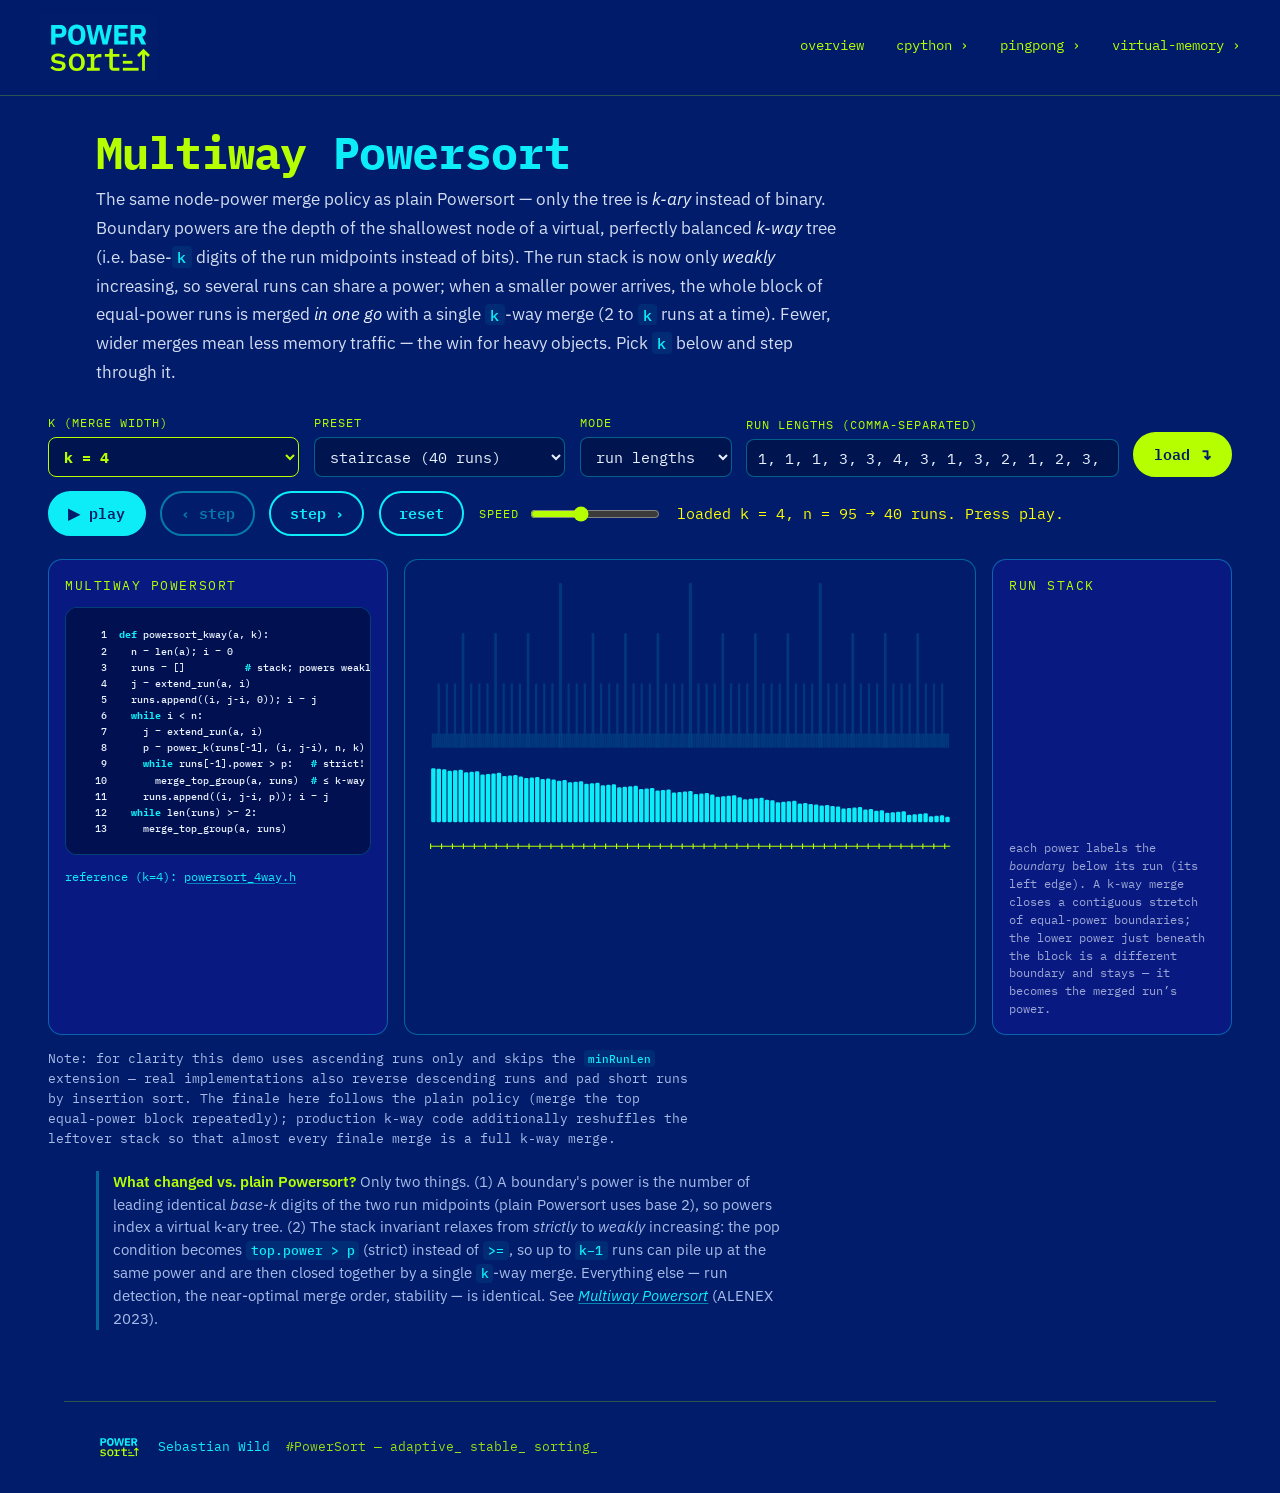
<file: multiway-powersort.html>
<!DOCTYPE html>
<html lang="en">
<head>
  <meta charset="UTF-8" />
  <meta name="viewport" content="width=device-width, initial-scale=1.0" />
  <meta name="description"
        content="Multiway Powersort — a k-way generalization of Powersort's node-power merge policy. The virtual balanced binary tree becomes a virtual k-ary tree, powers are computed base k, and the run stack (now weakly increasing) merges up to k runs at once. Interactive step-through animation." />
  <title>Multiway Powersort — k-way node-power merging</title>
  <link rel="preconnect" href="https://fonts.googleapis.com" />
  <link rel="preconnect" href="https://fonts.gstatic.com" crossorigin />
  <link rel="stylesheet" href="https://fonts.googleapis.com/css2?family=IBM+Plex+Mono:wght@400;500;600;700&family=IBM+Plex+Sans:wght@400;600;700&display=swap" />
  <link rel="stylesheet" href="style.css" />
  <link rel="icon" href="assets/powersort-logo-square.svg" type="image/svg+xml" />
  <style>
    /* ---- variant-page chrome (matches the other companion pages) ---- */
    .ps-header {
      width: 100%; display: flex; align-items: center; justify-content: space-between;
      gap: 1rem; padding: .85rem clamp(1rem, 4vw, 2.5rem);
      border-bottom: 1px solid rgba(181,255,0,0.25);
      background: rgba(0,28,107,0.92); backdrop-filter: blur(6px);
      position: sticky; top: 0; z-index: 20;
    }
    .ps-brand { display: flex; align-items: center; text-decoration: none; }
    .ps-brand img { width: 118px; height: auto; display: block; }
    .ps-nav { display: flex; gap: clamp(.9rem, 3vw, 2rem); flex-wrap: wrap; }
    .ps-nav a {
      font-family: var(--mono); font-size: .9rem; color: var(--lime);
      text-decoration: none; border-bottom: 2px solid transparent; padding-bottom: 2px;
    }
    .ps-nav a:hover { border-bottom-color: var(--lime); }

    .mw-main { width: min(72rem, 100%); margin-inline: auto; padding: 0 clamp(1rem, 4vw, 2rem) 2rem; }
    .mw-main h1 {
      font-family: var(--mono); font-weight: 700; color: var(--lightblue);
      font-size: clamp(1.8rem, 4.6vw, 2.8rem); line-height: 1.1;
      letter-spacing: -.015em; margin: 2rem 0 .5rem;
    }
    .mw-main h1 .pp { color: var(--lime); }
    .mw-lead { color: rgba(234,242,255,0.9); max-width: 74ch; line-height: 1.7; margin: .4rem 0 1.4rem; }
    .mw-lead em { color: var(--ink); font-style: italic; }
    .mw-lead code {
      font-family: var(--mono); background: rgba(13,237,247,0.08);
      color: var(--lightblue); padding: .06em .35em; border-radius: 4px; font-size: .9em;
    }

    /* the k selector chip stands out a little */
    .ctl-k select { border-color: var(--lime); color: var(--lime); font-weight: 700; }

    /* ---- boundary-based run stack: powers label the gaps BETWEEN runs ---- */
    #stackBox { gap: 0; }
    .mw-run {
      display: block; text-align: center;
      font-family: var(--mono); font-size: 1rem; font-weight: 700;
      border: 1.5px solid var(--lightblue); border-radius: 8px; color: var(--lightblue);
      background: rgba(13,237,247,0.05); padding: 0.4rem 0.7rem; margin: 0.12rem 0;
      transition: transform 250ms ease, opacity 250ms ease,
                  background 250ms ease, border-color 250ms ease, color 250ms ease;
    }
    .mw-run.enter { transform: translateY(-10px); opacity: 0; }
    .mw-run.hot { background: var(--yellow); border-color: var(--yellow); color: var(--darkblue); }
    /* a boundary is drawn as a dashed rule spanning the panel, with its power centred on it */
    .mw-bound {
      display: flex; align-items: center; gap: 0.5rem;
      font-family: var(--mono); font-size: 0.74rem; color: var(--lightblue);
      padding: 0 0.15rem; margin: 0.06rem 0;
      transition: color 200ms ease, opacity 200ms ease;
    }
    .mw-bound::before, .mw-bound::after {
      content: ""; flex: 1 1 auto; border-top: 1.5px dashed rgba(13,237,247,0.55);
    }
    .mw-bound .pw {
      white-space: nowrap; color: var(--lime);
      background: rgba(181,255,0,0.10); border: 1.5px solid rgba(181,255,0,0.55);
      border-radius: 999px; padding: 0.12rem 0.65rem; font-weight: 700;
      transition: background 200ms ease, border-color 200ms ease, color 200ms ease;
    }
    .mw-bound.enter { opacity: 0; }
    .mw-bound.hot .pw { background: var(--yellow); border-color: var(--yellow); color: var(--darkblue); }
    .mw-bound.hot::before, .mw-bound.hot::after { border-top-color: var(--yellow); border-top-style: solid; }
    /* the pending boundary — power of (top-of-stack, not-yet-pushed run) — shown before it's decided
       whether a merge happens; it hovers above the current top run until it either triggers merges
       (staying put while runs below it are fused away) or is promoted into a permanent boundary on push */
    .mw-bound-pending .pw {
      background: transparent; border-style: dashed; border-color: var(--lightblue); color: var(--lightblue);
    }
    .mw-bound-pending::before, .mw-bound-pending::after { border-top-style: dashed; border-top-color: rgba(13,237,247,0.6); }
    .mw-bound-pending.hot .pw { background: var(--yellow); border-color: var(--yellow); border-style: solid; color: var(--darkblue); }
    .mw-bound-pending.hot::before, .mw-bound-pending.hot::after { border-top-color: var(--yellow); border-top-style: solid; }
    /* the left-edge sentinel below the bottom run */
    .mw-bound-base { opacity: 0.55; }
    .mw-bound-base .pw { color: var(--clr-muted); }
    .mw-bound-base::before, .mw-bound-base::after { border-top-style: dotted; border-top-color: rgba(169,188,232,0.5); }

    .ps-foot {
      width: 100%; display: flex; align-items: center; gap: 1rem; max-width: 72rem;
      margin: 2.4rem auto 0; padding: 1.4rem clamp(1rem, 4vw, 2rem);
      border-top: 1px solid rgba(181,255,0,0.25);
    }
    .ps-foot img { width: 46px; height: 46px; }
    .ps-foot p { font-family: var(--mono); font-size: .82rem; color: var(--lightblue); margin: 0; }
    .ps-foot .tag { color: rgba(181,255,0,0.85); }

    .mw-note {
      font-size: .92rem; color: var(--clr-muted);
      border-left: 3px solid rgba(13,237,247,0.35);
      padding-left: .9rem; max-width: 78ch; margin: 1.4rem 0 0;
    }
    .mw-note strong { color: var(--lime); font-weight: 600; }

    /* k-ary merge-tree node label sits on a filled disc (see JS) */
    #playSvg .kdigit { font-family: var(--mono); font-weight: 700; }
  </style>
  <!-- GoatCounter analytics -->
  <script data-goatcounter="https://power-sort.goatcounter.com/count"
          async src="//gc.zgo.at/count.js"></script>
</head>
<body>

<header class="ps-header">
  <a class="ps-brand" href="index.html#hero">
    <img src="assets/powersort-logo-tight.svg" alt="Powersort logo" />
  </a>
  <nav class="ps-nav" aria-label="Powersort sections">
    <a href="index.html#algorithm">overview</a>
    <a href="cpython-powersort.html">cpython &rsaquo;</a>
    <a href="pingpong-powersort.html">pingpong &rsaquo;</a>
    <a href="virtual-memory-powersort.html">virtual-memory &rsaquo;</a>
  </nav>
</header>

<main class="mw-main">
  <h1><span class="pp">Multiway</span> Powersort</h1>
  <p class="mw-lead">
    The same node-power merge policy as plain Powersort &mdash; only the tree is <em>k-ary</em> instead of
    binary. Boundary powers are the depth of the shallowest node of a virtual, perfectly balanced
    <em>k-way</em> tree (i.e. base&#8209;<code>k</code> digits of the run midpoints instead of bits).
    The run stack is now only <em>weakly</em> increasing, so several runs can share a power; when a smaller
    power arrives, the whole block of equal-power runs is merged <em>in one go</em> with a single
    <code>k</code>-way merge (2 to <code>k</code> runs at a time). Fewer, wider merges mean less memory
    traffic &mdash; the win for heavy objects. Pick <code>k</code> below and step through it.
  </p>

  <div class="playground-wide">
    <div class="controls" role="group" aria-label="Input controls">
      <label class="ctl ctl-k">
        <span>k (merge width)</span>
        <select id="kSelect">
          <option value="2">k = 2 (plain Powersort)</option>
          <option value="3">k = 3</option>
          <option value="4" selected>k = 4</option>
          <option value="5">k = 5</option>
          <option value="6">k = 6</option>
          <option value="8">k = 8</option>
        </select>
      </label>
      <label class="ctl">
        <span>preset</span>
        <select id="presetSelect">
          <option value="stair40" selected>staircase (40 runs)</option>
          <option value="stair56">staircase (56 runs)</option>
          <option value="mixed">mixed lengths (32 runs)</option>
          <option value="fewlong">a few long runs (8)</option>
          <option value="random">random values (72)</option>
          <option value="organ">organ pipe</option>
          <option value="sorted">already sorted</option>
        </select>
      </label>
      <label class="ctl">
        <span>mode</span>
        <select id="modeSelect">
          <option value="runs">run lengths</option>
          <option value="values">array values</option>
        </select>
      </label>
      <label class="ctl ctl-grow">
        <span id="inputLabel">run lengths (comma-separated)</span>
        <input id="dataInput" type="text" spellcheck="false" autocomplete="off" value="" />
      </label>
      <button id="applyBtn" class="btn btn-lime" type="button">load &#8628;</button>
    </div>

    <div class="controls controls-play" role="group" aria-label="Playback controls">
      <button id="playBtn" class="btn btn-cyan" type="button">&#9654; play</button>
      <button id="backBtn" class="btn" type="button">&#8249; step</button>
      <button id="stepBtn" class="btn" type="button">step &#8250;</button>
      <button id="resetBtn" class="btn" type="button">reset</button>
      <label class="ctl ctl-speed">
        <span>speed</span>
        <input id="speedRange" type="range" min="0.3" max="3" step="0.1" value="1.3" aria-label="Animation speed" />
      </label>
      <p id="narration" class="narration" aria-live="polite">Press play to run Multiway Powersort.</p>
    </div>

    <div class="playground-grid">
      <aside class="panel panel-code" aria-label="Multiway Powersort pseudocode">
        <div class="panel-title">multiway powersort</div>
        <pre id="codeBox"><code><span class="cl" id="cl1"> 1  <b>def</b> powersort_kway(a, k):</span><span class="cl" id="cl2"> 2    n = len(a); i = 0</span><span class="cl" id="cl3"> 3    runs = []          <b>#</b> stack; powers weakly increasing</span><span class="cl" id="cl4"> 4    j = extend_run(a, i)</span><span class="cl" id="cl5"> 5    runs.append((i, j-i, 0)); i = j</span><span class="cl" id="cl6"> 6    <b>while</b> i &lt; n:</span><span class="cl" id="cl7"> 7      j = extend_run(a, i)</span><span class="cl" id="cl8"> 8      p = power_k(runs[-1], (i, j-i), n, k)</span><span class="cl" id="cl9"> 9      <b>while</b> runs[-1].power &gt; p:   <b>#</b> strict!</span><span class="cl" id="cl10">10        merge_top_group(a, runs)  <b>#</b> &#8804; k-way</span><span class="cl" id="cl11">11      runs.append((i, j-i, p)); i = j</span><span class="cl" id="cl12">12    <b>while</b> len(runs) &gt;= 2:</span><span class="cl" id="cl13">13      merge_top_group(a, runs)</span></code></pre>
        <p class="panel-note">reference (k=4): <a href="https://github.com/sebawild2/powersort/blob/main/src/sorts/powersort_4way.h" target="_blank" rel="noopener">powersort_4way.h</a></p>
      </aside>

      <div class="panel panel-stage">
        <svg id="playSvg" viewBox="0 0 1200 640" preserveAspectRatio="xMidYMid meet"
             role="img" aria-label="Visualization of the array as bars grouped into runs, base-k boundary powers, and a k-ary merge tree being built left to right over the faint node powers of the virtual balanced k-way tree."></svg>
      </div>

      <aside class="panel panel-stack" aria-label="Run stack">
        <div class="panel-title">run stack</div>
        <div id="stackBox" class="stack-box"></div>
        <div class="stack-hint">each power labels the <em>boundary</em> below its run (its left edge). A k-way merge
        closes a contiguous stretch of equal-power boundaries; the lower power just beneath the block is a
        different boundary and stays &mdash; it becomes the merged run&rsquo;s power.</div>
      </aside>
    </div>

    <p class="demo-note">Note: for clarity this demo uses ascending runs only and skips the
    <code>minRunLen</code> extension &mdash; real implementations also reverse descending runs and pad short
    runs by insertion sort. The finale here follows the plain policy (merge the top equal-power block
    repeatedly); production k-way code additionally reshuffles the leftover stack so that almost every
    finale merge is a full k-way merge.</p>
  </div>

  <p class="mw-note">
    <strong>What changed vs. plain Powersort?</strong> Only two things. (1) A boundary's power is the number
    of leading identical <em>base-k</em> digits of the two run midpoints (plain Powersort uses base 2), so
    powers index a virtual k-ary tree. (2) The stack invariant relaxes from <em>strictly</em> to
    <em>weakly</em> increasing: the pop condition becomes <code>top.power &gt; p</code> (strict) instead of
    <code>&gt;=</code>, so up to <code>k&#8722;1</code> runs can pile up at the same power and are then closed
    together by a single <code>k</code>-way merge. Everything else &mdash; run detection, the near-optimal
    merge order, stability &mdash; is identical. See
    <em><a href="https://www.wild-inter.net/publications/cawley-gelling-nebel-smith-wild-2023" target="_blank" rel="noopener">Multiway Powersort</a></em> (ALENEX 2023).
  </p>
</main>

<footer class="ps-foot">
  <img src="assets/powersort-logo-square.svg" alt="" />
  <p>Sebastian Wild&nbsp;&nbsp;<span class="tag">#PowerSort &mdash; adaptive_ stable_ sorting_</span></p>
</footer>

<script>
"use strict";

/* ============================================================
   MULTIWAY POWERSORT — interactive step-through
   A k-way generalization of the main Powersort playground.
   Self-contained; styling inherited from style.css.
   ============================================================ */

const C = {
  darkblue: "#001C6B", blue: "#380FFF", lightblue: "#0DEDF7",
  green: "#00D600", lime: "#B5FF00", yellow: "#FFFF00",
};
const REDUCED = window.matchMedia("(prefers-reduced-motion: reduce)").matches;
const SVGNS = "http://www.w3.org/2000/svg";

function el(name, attrs = {}, parent = null) {
  const node = document.createElementNS(SVGNS, name);
  for (const [k, v] of Object.entries(attrs)) {
    if (k === "text") node.textContent = v; else node.setAttribute(k, v);
  }
  if (parent) parent.appendChild(node);
  return node;
}
const easeOutCubic = (u) => 1 - Math.pow(1 - u, 3);
const easeInOut = (u) => (u < 0.5 ? 2 * u * u : 1 - Math.pow(-2 * u + 2, 2) / 2);
const easeOutBounce = (u) => {
  const n1 = 7.5625, d1 = 2.75;
  if (u < 1 / d1) return n1 * u * u;
  if (u < 2 / d1) return n1 * (u -= 1.5 / d1) * u + 0.75;
  if (u < 2.5 / d1) return n1 * (u -= 2.25 / d1) * u + 0.9375;
  return n1 * (u -= 2.625 / d1) * u + 0.984375;
};
function sleep(ms, token) {
  if (REDUCED || ms <= 0 || (token && (token.cancelled || token.instant))) return Promise.resolve();
  return new Promise((res) => setTimeout(res, ms));
}
function tween(dur, apply, ease = easeOutCubic, token = null) {
  return new Promise((res) => {
    if (REDUCED || dur <= 16 || (token && (token.cancelled || token.instant))) { apply(1); res(); return; }
    const t0 = performance.now();
    const frame = (t) => {
      if (token && token.cancelled) { apply(1); res(); return; }
      const u = Math.min(1, (t - t0) / dur);
      apply(ease(u));
      if (u < 1) requestAnimationFrame(frame); else res();
    };
    requestAnimationFrame(frame);
  });
}

/* ============================================================
   SHARED MATH — base-k powers, k-ary tree nodes
   ============================================================ */

/** base-k power of the boundary between runs r1,r2 in an array of length n:
 *  number of leading identical base-k digits of the two run midpoints.
 *  For k=2 this is exactly the classic node power. */
function boundaryPowerK(r1, r2, n, k) {
  const a = (r1.start + r1.len / 2) / n;
  const b = (r2.start + r2.len / 2) / n;
  let p = 0;
  while (Math.floor(a * Math.pow(k, p)) === Math.floor(b * Math.pow(k, p))) p++;
  return p;
}

/** fraction of the leftmost level-p node of the k-ary tree strictly right of r1's midpoint
 *  (the "winning pole" the boundary interval comes to rest on). */
function nodeFractionK(r1, n, k, p) {
  const a = (r1.start + r1.len / 2) / n;
  const m = Math.floor(a * Math.pow(k, p)) + 1;
  return m / Math.pow(k, p);
}

/** the base-k digits of f in [0,1) up to m places */
function baseKDigits(f, m, k) {
  const out = [];
  let x = f;
  for (let d = 0; d < m; d++) { x *= k; const b = Math.floor(x); out.push(b); x -= b; }
  return out;
}

/** internal node fractions of the virtual k-ary tree for levels 1..maxLevel.
 *  A fraction j/k^l is "new" at level l iff j is not divisible by k. */
function virtualNodesK(maxLevel, k) {
  const nodes = [];
  for (let l = 1; l <= maxLevel; l++) {
    const denom = Math.pow(k, l);
    if (denom - Math.pow(k, l - 1) > 240) continue; // too dense to draw as a faint grid
    for (let j = 1; j < denom; j++) { if (j % k !== 0) nodes.push({ frac: j / denom, level: l }); }
  }
  return nodes;
}

/** descending staircase of ascending runs from the given run lengths */
function arrayFromRunLengths(lens) {
  const values = []; const suffix = []; let s = 0;
  for (let q = lens.length - 1; q >= 0; q--) { suffix[q] = s; s += lens[q]; }
  lens.forEach((len, q) => { for (let v = 0; v < len; v++) values.push(suffix[q] + 1 + v); });
  return values;
}

function runLabel(idx) {
  const L = "abcdefghijklmnopqrstuvwxyz";
  return idx < 26 ? L[idx] : L[idx % 26] + Math.floor(idx / 26);
}
function displayLabel(label) {
  if (label.length <= 4) return label;
  return label[0] + "\u2026" + label[label.length - 1];
}

/* ============================================================
   ENGINE — simulate k-way powersort, record events
   Convention: each stack run stores the power of its LEFT boundary.
   A merge fuses the maximal top block of runs joined by equal-power
   boundaries (2..k runs) in one k-way merge.
   ============================================================ */
function simulateMultiway(values, k) {
  const n = values.length;
  const work = values.map((v, i) => ({ v, id: i }));
  const events = [];
  const stack = []; // {start, len, power, label, nodeId}
  let runCount = 0, nodeCount = 0, mergeCount = 0, maxPower = 1, mergeCost = 0;
  const arities = {};

  const extendRun = (i) => { let j = i + 1; while (j < n && work[j].v >= work[j - 1].v) j++; return j; };
  const snap = (s) => ({ start: s.start, len: s.len, power: s.power, label: s.label, nodeId: s.nodeId });

  function mergeTopGroup(finale) {
    const Q = stack[stack.length - 1].power;
    const group = [stack.pop()];
    while (stack.length && group[0].power === Q) group.unshift(stack.pop());
    const startPos = group[0].start;
    const totalLen = group.reduce((a, g) => a + g.len, 0);

    // stable k-way merge of the group's slices (leftmost wins ties → stable)
    const lists = group.map((g) => work.slice(g.start, g.start + g.len));
    const idx = lists.map(() => 0);
    const merged = [];
    while (merged.length < totalLen) {
      let best = -1;
      for (let t = 0; t < lists.length; t++) {
        if (idx[t] < lists[t].length &&
            (best === -1 || lists[t][idx[t]].v < lists[best][idx[best]].v)) best = t;
      }
      merged.push(lists[best][idx[best]++]);
    }
    for (let t = 0; t < merged.length; t++) work[startPos + t] = merged[t];

    const nodeId = nodeCount++;
    const seg = { start: startPos, len: totalLen, power: group[0].power,
                  label: group.map((g) => g.label).join(""), nodeId };
    stack.push(seg);
    mergeCount++;
    mergeCost += totalLen;
    arities[group.length] = (arities[group.length] || 0) + 1;
    events.push({
      t: "merge", finale: !!finale, power: Q, arity: group.length,
      parts: group.map(snap), seg: snap(seg),
      boundaries: group.slice(1).map((g) => g.start), // the closed boundaries (all power Q)
      cost: totalLen, costSoFar: mergeCost,
      newOrder: merged.map((m) => m.id),
    });
  }

  // first run
  let j = extendRun(0);
  const first = runLabel(runCount++);
  events.push({ t: "run", start: 0, len: j, label: first, first: true });
  stack.push({ start: 0, len: j, power: 0, label: first, nodeId: null });
  events.push({ t: "push", label: first, p: 0, first: true });
  let i = j;

  while (i < n) {
    j = extendRun(i);
    const label = runLabel(runCount++);
    const newRun = { start: i, len: j - i };
    events.push({ t: "run", start: i, len: j - i, label, first: false });

    const top = stack[stack.length - 1];
    const p = boundaryPowerK(top, newRun, n, k);
    maxPower = Math.max(maxPower, p);
    events.push({
      t: "power", p,
      aFrac: (top.start + top.len / 2) / n,
      bFrac: (newRun.start + newRun.len / 2) / n,
      nodeFrac: nodeFractionK(top, n, k, p),
      boundary: i, leftLabel: top.label, rightLabel: label,
    });

    // strict '>' : equal powers may coexist on the stack
    while (stack.length >= 2 && stack[stack.length - 1].power > p) mergeTopGroup(false);

    stack.push({ start: i, len: j - i, power: p, label, nodeId: null });
    events.push({ t: "push", label, p, first: false });
    i = j;
  }

  if (stack.length >= 2) events.push({ t: "finale" });
  while (stack.length >= 2) mergeTopGroup(true);

  events.push({ t: "done", merges: mergeCount, runs: runCount, mergeCost, arities });
  return { events, maxPower, runCount, k };
}

/* ============================================================
   PLAYGROUND — render + drive the event stream
   ============================================================ */
const PLAY = (() => {
  const svg = document.getElementById("playSvg");
  const stackBox = document.getElementById("stackBox");
  const narration = document.getElementById("narration");
  const codeLines = {};
  for (let l = 1; l <= 13; l++) codeLines[l] = document.getElementById("cl" + l);

  const kSelect = document.getElementById("kSelect");
  const presetSelect = document.getElementById("presetSelect");
  const modeSelect = document.getElementById("modeSelect");
  const dataInput = document.getElementById("dataInput");
  const inputLabel = document.getElementById("inputLabel");
  const applyBtn = document.getElementById("applyBtn");
  const playBtn = document.getElementById("playBtn");
  const backBtn = document.getElementById("backBtn");
  const stepBtn = document.getElementById("stepBtn");
  const resetBtn = document.getElementById("resetBtn");
  const speedRange = document.getElementById("speedRange");

  /* geometry (viewBox 1200 x 640) — same stage as the main animation */
  const W = 1200, padX = 34, plotW = W - 2 * padX;
  const TREE_TOP = 22, TREE_BASE = 390, DIGIT_Y = 411;
  const BOX_TOP = 422, BOX_BOT = 560, BAR_BASE = 552, BAR_MAXH = 118;
  const LABEL_Y = 582, RULER_Y = 604;

  /* state */
  let values = [];
  let k = 4;
  let sim = null;
  let evIndex = 0;
  let playing = false, busy = false;
  let token = { cancelled: false };
  let speed = 1.3;
  const D = (ms) => (REDUCED ? 0 : ms / speed);

  let n = 0, xAt = () => 0, barWpx = 0, minV = 0, maxV = 1;
  let bars = [];
  let runBoxes = new Map();
  let treeNodes = new Map();
  let digitEls = new Map();
  let layers = {};
  let maxLevel = 4;
  let liveBand = null;
  let pendingChip = null, pendingP = null;

  function clearBand() {
    if (!liveBand) return;
    const { g, ghost, digit } = liveBand;
    liveBand = null;
    if (ghost && ghost.isConnected) { ghost.setAttribute("fill", C.lightblue); ghost.setAttribute("opacity", 0.13); }
    if (digit && digit.isConnected) digit.setAttribute("fill", C.lightblue);
    if (g && g.isConnected) tween(D(200), (u) => g.setAttribute("opacity", 1 - u), easeOutCubic, token).then(() => g.remove());
  }

  const levelY = (l) =>
    TREE_TOP + 8 + (Math.min(l, maxLevel) - 1) * ((TREE_BASE - 40 - TREE_TOP) / Math.max(maxLevel - 1, 1));
  function barH(v) {
    if (maxV === minV) return BAR_MAXH * 0.6;
    return 12 + ((v - minV) / (maxV - minV)) * (BAR_MAXH - 12);
  }
  function setLine(l) {
    for (const e of Object.values(codeLines)) e.classList.remove("active");
    if (l) codeLines[l].classList.add("active");
  }
  function say(text) { narration.textContent = text; }
  function barX(pos) { return xAt(pos) + (plotW / n - barWpx) / 2; }

  function buildScene() {
    svg.innerHTML = ""; stackBox.innerHTML = ""; setLine(null); liveBand = null;
    pendingChip = null; pendingP = null;
    bars = []; runBoxes = new Map(); treeNodes = new Map(); digitEls = new Map();

    n = values.length;
    xAt = (i) => padX + (i / n) * plotW;
    barWpx = Math.max(1.2, plotW / n - Math.min(3, (plotW / n) * 0.2));
    minV = Math.min(...values); maxV = Math.max(...values);

    layers.band = el("g", {}, svg);
    layers.ghost = el("g", {}, svg);
    layers.treeEdges = el("g", {}, svg);
    layers.treeNodes = el("g", {}, svg);
    layers.digits = el("g", {}, svg);
    layers.boxes = el("g", {}, svg);
    layers.bars = el("g", {}, svg);
    layers.ruler = el("g", {}, svg);

    // faint virtual k-ary tree behind the array
    maxLevel = Math.max(2, Math.min(7, sim ? sim.maxPower : 4));
    for (const nd of virtualNodesK(maxLevel, k)) {
      const x = padX + nd.frac * plotW;
      const w = Math.max(2, 8 - nd.level);
      el("rect", {
        x: x - w / 2, y: levelY(nd.level), width: w, height: TREE_BASE - levelY(nd.level),
        rx: w / 2, fill: C.lightblue, opacity: 0.13,
        "data-frac": nd.frac, "data-level": nd.level,
      }, layers.ghost);
    }

    values.forEach((v, id) => {
      const rect = el("rect", {
        x: xAt(id) + (plotW / n - barWpx) / 2, y: BAR_BASE - barH(v),
        width: barWpx, height: barH(v), rx: Math.min(3, barWpx / 2), class: "svg-bar",
      }, layers.bars);
      bars[id] = { rect, pos: id };
    });

    el("line", { x1: padX, y1: RULER_Y, x2: padX + plotW, y2: RULER_Y, class: "svg-ruler" }, layers.ruler);
    const tickStep = n > 64 ? Math.ceil(n / 64) : 1;
    for (let i = 0; i <= n; i += tickStep)
      el("line", { x1: xAt(i), y1: RULER_Y - 6, x2: xAt(i), y2: RULER_Y + 6, class: "svg-ruler", "stroke-width": 1.4 }, layers.ruler);
  }

  function addRunBox(seg, animateIn = true) {
    const g = el("g", { opacity: animateIn ? 0 : 1 }, layers.boxes);
    const x0 = xAt(seg.start) + 1.5, x1 = xAt(seg.start + seg.len) - 1.5;
    el("rect", {
      x: x0, y: BOX_TOP, width: x1 - x0, height: BOX_BOT - BOX_TOP, rx: 8,
      fill: "rgba(181,255,0,0.06)", stroke: C.lime, "stroke-width": 2,
    }, g);
    el("text", {
      x: (x0 + x1) / 2, y: LABEL_Y, "text-anchor": "middle",
      "font-size": Math.min(20, Math.max(11, (x1 - x0) / 4)),
      "font-weight": 700, fill: C.lime, class: "svg-power-digit", text: displayLabel(seg.label),
    }, g);
    runBoxes.set(seg.label, g);
    return g;
  }
  const leafAnchor = (seg) => ({ x: xAt(seg.start + seg.len / 2), y: BOX_TOP });
  function childAnchor(seg) {
    if (seg.nodeId !== null && seg.nodeId !== undefined && treeNodes.has(seg.nodeId)) return treeNodes.get(seg.nodeId);
    return leafAnchor(seg);
  }

  /* stack panel — powers label the BOUNDARY below each run, not the run itself.
     Container is flex column-reverse: appending (bound, run) puts the run on top,
     its boundary chip just beneath it (its left boundary). */
  function makeRunEl(label) {
    const div = document.createElement("div");
    div.className = "mw-run enter";
    div.textContent = displayLabel(label);
    div.dataset.label = label;
    return div;
  }
  function stackAdd(label, p, isBase) {
    const bound = document.createElement("div");
    bound.className = "mw-bound enter" + (isBase ? " mw-bound-base" : "");
    bound.innerHTML = isBase
      ? `<span class="pw">start &middot; p ${p}</span>`
      : `<span class="pw">p = ${p}</span>`;
    const run = makeRunEl(label);
    stackBox.appendChild(bound); // below the run (column-reverse ⇒ appended-later sits higher)
    stackBox.appendChild(run);
    requestAnimationFrame(() => { run.classList.remove("enter"); bound.classList.remove("enter"); });
    return { run, bound };
  }
  function addPendingChip(p) {
    const bound = document.createElement("div");
    bound.className = "mw-bound mw-bound-pending enter";
    bound.innerHTML = `<span class="pw">p = ${p}</span>`;
    stackBox.appendChild(bound); // topmost — sits above the current top run
    requestAnimationFrame(() => bound.classList.remove("enter"));
    pendingChip = bound; pendingP = p;
    return bound;
  }
  // the top `arity` runs and the equal-power boundaries strictly between them.
  // the boundary *below* the block (lower power) is returned separately and is kept.
  function stackTopGroup(arity) {
    const runsTopDown = [...stackBox.querySelectorAll(".mw-run")].reverse();
    const runs = runsTopDown.slice(0, arity);
    const internalBounds = runs.slice(0, arity - 1).map((r) => r.previousElementSibling);
    const keptBound = runs[arity - 1].previousElementSibling; // block's left boundary — stays
    return { runs, internalBounds, keptBound };
  }

  /* ----- event execution ----- */
  async function doEvent(ev, tk) {
    if (tk.cancelled) return;
    clearBand();
    switch (ev.t) {
      case "run": {
        setLine(ev.first ? 4 : 7);
        say(`extend_run → run ${ev.label}: ${ev.len} element${ev.len > 1 ? "s" : ""}`);
        const g = addRunBox({ start: ev.start, len: ev.len, label: ev.label });
        await tween(D(300), (u) => g.setAttribute("opacity", u), easeOutCubic, tk);
        await sleep(D(200), tk);
        break;
      }
      case "power": {
        setLine(8);
        say(`power_k(${displayLabel(ev.leftLabel)}, ${ev.rightLabel}) = ${ev.p} (base ${k}) — watch it join the stack above the top run`);
        const xa = padX + ev.aFrac * plotW, xb = padX + ev.bFrac * plotW;
        const g = el("g", { opacity: 0 }, layers.band);
        el("rect", { x: xa, y: TREE_TOP, width: xb - xa, height: RULER_Y - TREE_TOP, fill: C.blue, opacity: 0.30 }, g);
        el("line", { x1: xa, y1: TREE_TOP, x2: xa, y2: RULER_Y, stroke: C.lime, "stroke-width": 1.5, "stroke-dasharray": "4 5", opacity: 0.85 }, g);
        el("line", { x1: xb, y1: TREE_TOP, x2: xb, y2: RULER_Y, stroke: C.lime, "stroke-width": 1.5, "stroke-dasharray": "4 5", opacity: 0.85 }, g);
        el("circle", { cx: xa, cy: RULER_Y, r: 6, fill: C.lime }, g);
        el("circle", { cx: xb, cy: RULER_Y, r: 6, fill: C.lime }, g);

        // the winning k-ary pole (drawn explicitly so it always exists, even for dense levels)
        const xNode = padX + ev.nodeFrac * plotW;
        const yInt = levelY(ev.p) - 2;
        el("rect", { x: xNode - 3, y: levelY(ev.p), width: 6, height: TREE_BASE - levelY(ev.p), rx: 3, fill: C.yellow, opacity: 0.95 }, g);
        // half-open interval (a, b] resting on the pole
        el("line", { x1: xa + 3, y1: yInt, x2: xb - 2, y2: yInt, stroke: C.lime, "stroke-width": 3.5, "stroke-linecap": "round" }, g);
        el("path", { d: `M ${xa + 5} ${yInt - 8} Q ${xa - 5} ${yInt} ${xa + 5} ${yInt + 8}`, stroke: C.lime, "stroke-width": 3, fill: "none", "stroke-linecap": "round" }, g);
        el("path", { d: `M ${xb - 8} ${yInt - 8} L ${xb} ${yInt - 8} L ${xb} ${yInt + 8} L ${xb - 8} ${yInt + 8}`, stroke: C.lime, "stroke-width": 3, fill: "none", "stroke-linecap": "round", "stroke-linejoin": "round" }, g);

        const ghost = [...layers.ghost.children].find(
          (r) => +r.dataset.level === ev.p && Math.abs(+r.dataset.frac - ev.nodeFrac) < 1e-9);
        if (ghost) { ghost.setAttribute("fill", C.yellow); ghost.setAttribute("opacity", 0.95); }

        const digit = el("text", {
          x: xAt(ev.boundary), y: DIGIT_Y, "text-anchor": "middle",
          "font-size": 19, "font-weight": 700, class: "svg-power-digit",
          fill: C.yellow, opacity: 0, text: ev.p,
        }, layers.digits);
        digitEls.set(ev.boundary, digit);
        liveBand = { g, ghost, digit };
        tween(D(220), (u) => g.setAttribute("opacity", u), easeOutCubic, tk);
        await tween(D(220), (u) => digit.setAttribute("opacity", u), easeOutCubic, tk);
        addPendingChip(ev.p);
        await sleep(D(480), tk);
        break;
      }
      case "push": {
        setLine(ev.first ? 5 : 11);
        say(ev.first ? `push ${ev.label} (first run)` : `push ${ev.label} — the pending power becomes its boundary`);
        if (ev.first || !pendingChip) {
          stackAdd(ev.label, ev.p, ev.first);
        } else {
          // the pending chip survived every merge above it (nothing more to close) —
          // promote it in place into the permanent boundary for the incoming run.
          pendingChip.classList.remove("mw-bound-pending", "hot");
          pendingChip = null; pendingP = null;
          const run = makeRunEl(ev.label);
          stackBox.appendChild(run); // new topmost run, directly above the promoted boundary
          requestAnimationFrame(() => run.classList.remove("enter"));
        }
        await sleep(D(300), tk);
        break;
      }
      case "finale": {
        setLine(12);
        say("input exhausted — merge the leftover stack, k runs at a time");
        await sleep(D(560), tk);
        break;
      }
      case "merge": {
        setLine(ev.finale ? 13 : 10);
        const names = ev.parts.map((p) => displayLabel(p.label)).join(" ⊕ ");
        if (!ev.finale) say(`boundary power ${ev.power} > pending ${pendingP} → ${ev.arity}-way merge: ${names}  (cost +${ev.cost})`);
        else say(`${ev.arity}-way merge: ${names}  (cost +${ev.cost})`);

        // 1 · heat the whole top block AND the equal-power boundaries between its runs —
        //     plus the pending chip they're being compared against, to show the conflict.
        //     the boundary *below* the block has a lower power and stays untouched.
        const grp = stackTopGroup(ev.arity);
        for (const r of grp.runs) r.classList.add("hot");
        for (const b of grp.internalBounds) if (b) b.classList.add("hot");
        if (pendingChip) pendingChip.classList.add("hot");
        await sleep(D(340), tk);
        if (tk.cancelled) return;
        if (pendingChip) pendingChip.classList.remove("hot");

        // 2 · grow the k-ary merge tree: one parent node with up to k edges
        const parentX = xAt(ev.seg.start + ev.seg.len / 2);
        const parentY = levelY(ev.power);
        const gEdges = el("g", {}, layers.treeEdges);
        const edges = ev.parts.map((child) => {
          const a = childAnchor(child);
          const line = el("line", { x1: parentX, y1: parentY, x2: a.x, y2: a.y, class: "svg-edge", "stroke-width": 2.6 }, gEdges);
          const len = Math.hypot(a.x - parentX, a.y - parentY);
          line.setAttribute("stroke-dasharray", len);
          line.setAttribute("stroke-dashoffset", len);
          return { line, len };
        });
        await Promise.all(edges.map((e) => tween(D(360), (u) => e.line.setAttribute("stroke-dashoffset", e.len * (1 - u)), easeOutCubic, tk)));
        const dot = el("g", { opacity: 0 }, layers.treeNodes);
        el("circle", { cx: parentX, cy: parentY, r: 13, fill: C.lightblue }, dot);
        el("text", { x: parentX, y: parentY + 5, "text-anchor": "middle", "font-size": 15, "font-weight": 700, fill: C.darkblue, class: "kdigit", text: ev.power }, dot);
        treeNodes.set(ev.seg.nodeId, { x: parentX, y: parentY });
        tween(D(280), (u) => dot.setAttribute("opacity", u), easeOutCubic, tk);
        // dim the closed boundary digits
        for (const b of ev.boundaries) { const d = digitEls.get(b); if (d) d.setAttribute("opacity", 0.35); }

        // 3 · reorder the bars of the merged span + fuse the run boxes
        const startPos = ev.seg.start;
        const moves = ev.newOrder.map((id, idxk) => ({ bar: bars[id], to: startPos + idxk }));
        for (const m of moves) { m.fromX = barX(m.bar.pos); m.toX = barX(m.to); }
        await tween(D(560), (u) => { for (const m of moves) m.bar.rect.setAttribute("x", m.fromX + (m.toX - m.fromX) * u); }, easeInOut, tk);
        for (const m of moves) m.bar.pos = m.to;
        if (tk.cancelled) return;

        const partBoxes = ev.parts.map((p) => runBoxes.get(p.label));
        const fused = addRunBox(ev.seg, false);
        fused.setAttribute("opacity", 0);
        await tween(D(260), (u) => {
          fused.setAttribute("opacity", u);
          for (const b of partBoxes) if (b) b.setAttribute("opacity", 1 - u);
        }, easeOutCubic, tk);
        for (let t = 0; t < partBoxes.length; t++) {
          const b = partBoxes[t];
          if (b) { b.remove(); runBoxes.delete(ev.parts[t].label); }
        }

        // 4 · stack: close the equal-power boundaries + collapse the block into one run.
        //     keep the lower-power boundary beneath it — that becomes the fused run's power.
        for (const b of grp.internalBounds) if (b) b.remove();
        for (const r of grp.runs) r.remove();
        const fusedRun = makeRunEl(ev.seg.label);
        fusedRun.classList.add("hot");
        grp.keptBound.after(fusedRun); // sits directly above the retained lower boundary
        requestAnimationFrame(() => fusedRun.classList.remove("enter"));
        setTimeout(() => { if (!tk.cancelled) fusedRun.classList.remove("hot"); }, D(420));
        await sleep(D(200), tk);
        break;
      }
      case "done": {
        const ar = ev.arities || {};
        const parts = Object.keys(ar).sort().map((a) => `${ar[a]}×${a}-way`).join(", ");
        say(`sorted ✔ — ${ev.runs} runs, ${ev.merges} merges (${parts}), merge cost ${ev.mergeCost}`);
        const rects = bars.map((b) => b.rect);
        await tween(D(700), (u) => {
          const upto = Math.floor(u * rects.length);
          for (let x = 0; x < upto; x++) { const r = bars.find((b) => b.pos === x); if (r) r.rect.style.fill = C.green; }
        }, easeInOut, tk);
        for (const r of rects) r.style.fill = C.green;
        setTimeout(() => { if (!tk.cancelled) rects.forEach((r) => { r.style.fill = ""; }); }, Math.max(400, D(1800)));
        break;
      }
    }
  }

  /* ----- player ----- */
  function atEnd() { return !sim || evIndex >= sim.events.length; }
  function updateButtons() {
    playBtn.textContent = playing ? "❚❚ pause" : (atEnd() ? "▶ play again" : "▶ play");
    stepBtn.disabled = playing;
    backBtn.disabled = playing || evIndex === 0;
  }
  async function rebuildTo(kEv) {
    token.cancelled = true;
    token = { cancelled: false, instant: true };
    const tk = token;
    playing = false; busy = true;
    buildScene();
    for (let x = 0; x < kEv && !tk.cancelled; x++) await doEvent(sim.events[x], tk);
    if (tk.cancelled) { busy = false; return; }
    evIndex = kEv; token = { cancelled: false }; busy = false;
    if (kEv === 0) say("Press play to run Multiway Powersort.");
    updateButtons();
  }
  async function stepBack() {
    if (busy || playing || !sim || evIndex === 0) return;
    await rebuildTo(evIndex - 1);
  }
  async function playLoop() {
    if (playing) { playing = false; updateButtons(); return; }
    if (atEnd()) reset(false);
    playing = true; updateButtons();
    while (playing && !atEnd()) {
      if (busy) { await new Promise((r) => setTimeout(r, 30)); continue; }
      busy = true;
      const tk = token;
      await doEvent(sim.events[evIndex++], tk);
      busy = false;
      if (tk.cancelled) break;
      await sleep(D(120), token);
    }
    playing = false; updateButtons();
  }
  async function stepOnce() {
    if (busy || playing) return;
    if (atEnd()) reset(false);
    busy = true;
    await doEvent(sim.events[evIndex++], token);
    busy = false; updateButtons();
  }
  function reset(sayIt = true) {
    token.cancelled = true; token = { cancelled: false };
    playing = false; busy = false; evIndex = 0;
    buildScene(); updateButtons();
    if (sayIt) say("Press play to run Multiway Powersort.");
  }

  /* ----- input handling ----- */
  const parseNums = (text) => text.split(/[,;\s]+/).filter(Boolean).map(Number).filter((x) => Number.isFinite(x));

  function loadFromInput() {
    const nums = parseNums(dataInput.value);
    let vals;
    if (modeSelect.value === "runs") {
      const lens = nums.map((x) => Math.max(1, Math.round(x))).slice(0, 64);
      if (!lens.length) { say("⚠ enter at least one run length"); return; }
      let total = lens.reduce((a, b) => a + b, 0);
      while (total > 360 && lens.length > 1) total -= lens.pop();
      vals = arrayFromRunLengths(lens);
    } else {
      vals = nums.slice(0, 360);
      if (vals.length < 2) { say("⚠ enter at least two values"); return; }
    }
    values = vals;
    sim = simulateMultiway(values, k);
    reset(false);
    say(`loaded k = ${k}, n = ${values.length} → ${sim.runCount} runs. Press play.`);
  }

  const randInt = (lo, hi) => lo + Math.floor(Math.random() * (hi - lo + 1));

  function applyPreset(name) {
    switch (name) {
      case "stair40": modeSelect.value = "runs";
        dataInput.value = Array.from({ length: 40 }, () => randInt(1, 4)).join(", "); break;
      case "stair56": modeSelect.value = "runs";
        dataInput.value = Array.from({ length: 56 }, () => randInt(1, 3)).join(", "); break;
      case "mixed": modeSelect.value = "runs";
        dataInput.value = Array.from({ length: 32 }, () => randInt(2, 12)).join(", "); break;
      case "fewlong": modeSelect.value = "runs"; dataInput.value = "18, 30, 12, 40, 16, 22, 26, 10"; break;
      case "random": {
        modeSelect.value = "values";
        const a = Array.from({ length: 72 }, (_, i) => i + 1);
        for (let i = a.length - 1; i > 0; i--) { const j = randInt(0, i); [a[i], a[j]] = [a[j], a[i]]; }
        dataInput.value = a.join(", "); break;
      }
      case "organ": {
        modeSelect.value = "values";
        const up = Array.from({ length: 40 }, (_, i) => i + 1);
        const down = Array.from({ length: 39 }, (_, i) => 39 - i);
        dataInput.value = up.concat(down).join(", "); break;
      }
      case "sorted": modeSelect.value = "values";
        dataInput.value = Array.from({ length: 64 }, (_, i) => i + 1).join(", "); break;
    }
    syncModeLabel();
    loadFromInput();
  }
  function syncModeLabel() {
    inputLabel.textContent = modeSelect.value === "runs"
      ? "run lengths (comma-separated)" : "array values (comma-separated)";
  }

  /* ----- wiring ----- */
  applyBtn.addEventListener("click", loadFromInput);
  dataInput.addEventListener("keydown", (e) => { if (e.key === "Enter") loadFromInput(); });
  presetSelect.addEventListener("change", () => applyPreset(presetSelect.value));
  modeSelect.addEventListener("change", syncModeLabel);
  kSelect.addEventListener("change", () => {
    k = parseInt(kSelect.value, 10);
    if (values.length) { sim = simulateMultiway(values, k); reset(false); say(`k = ${k}, n = ${values.length} → ${sim.runCount} runs. Press play.`); }
  });
  playBtn.addEventListener("click", playLoop);
  backBtn.addEventListener("click", stepBack);
  stepBtn.addEventListener("click", stepOnce);
  resetBtn.addEventListener("click", () => reset());
  speedRange.addEventListener("input", () => { speed = +speedRange.value; });

  // initial load
  k = parseInt(kSelect.value, 10);
  applyPreset("stair40");
  presetSelect.value = "stair40";

  return {};
})();
</script>
</body>
</html>
</file>
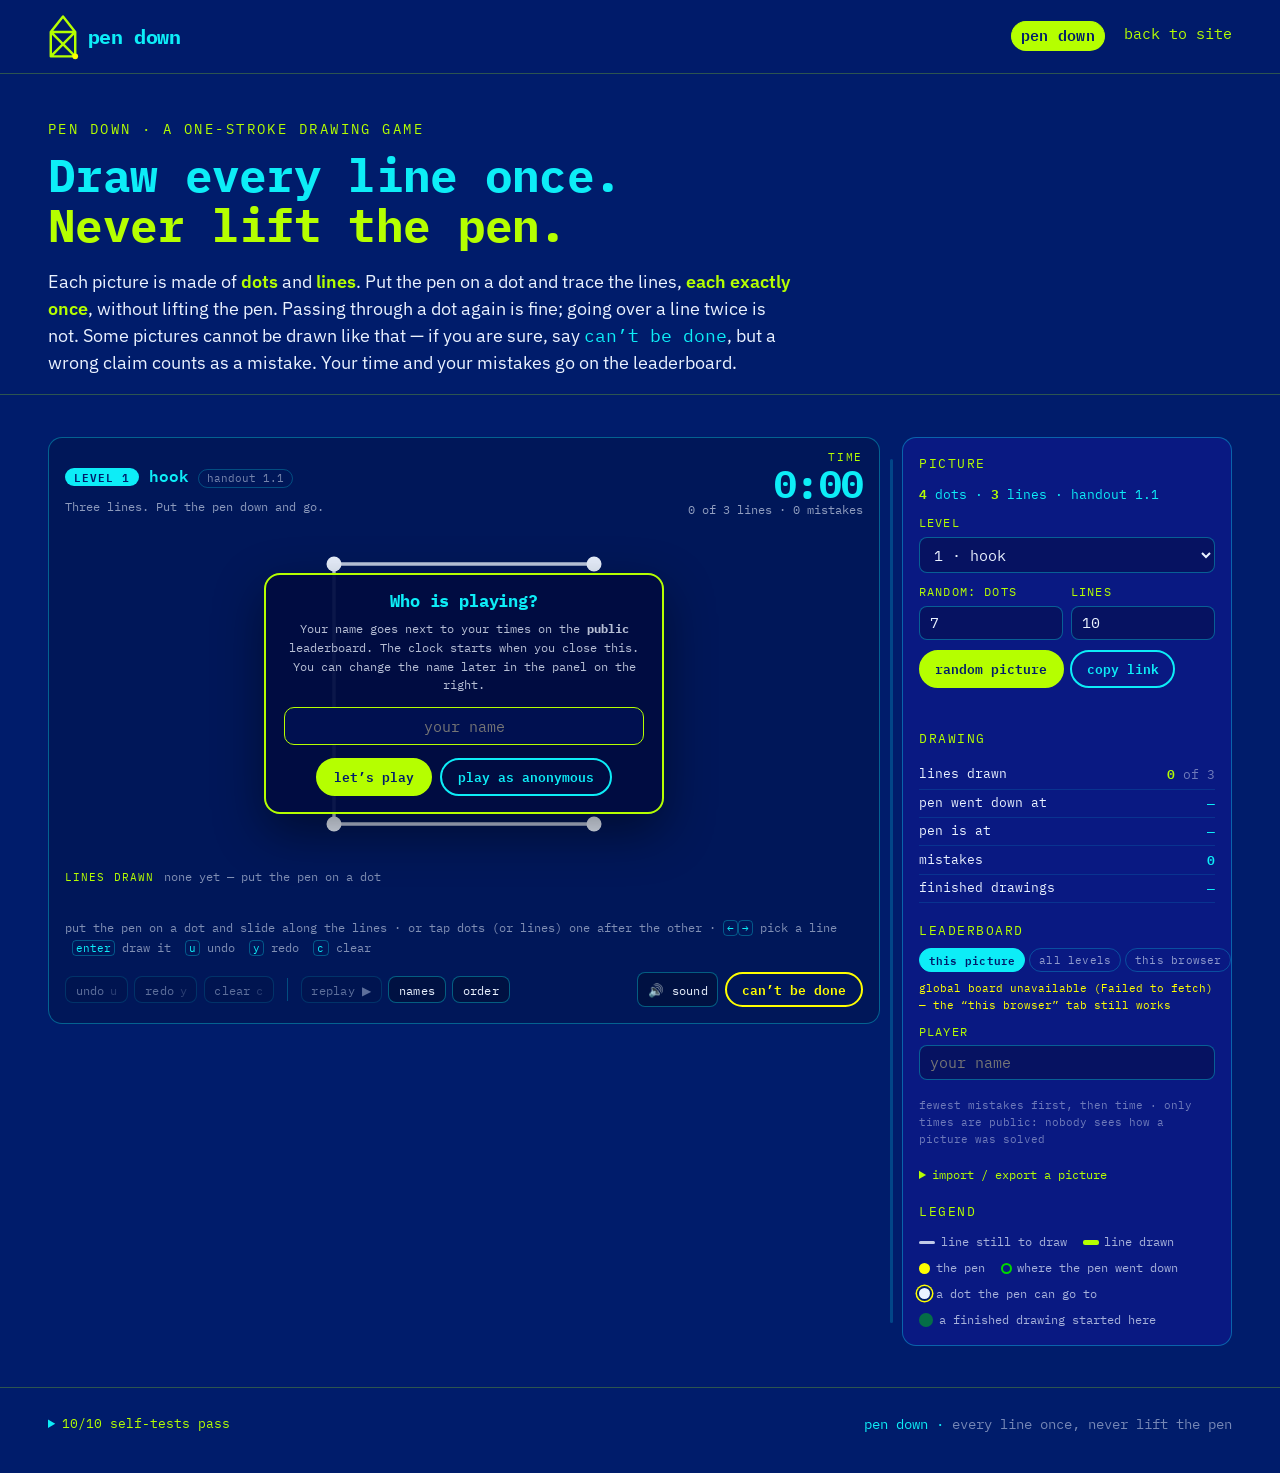
<file: pen-down.html>
<!DOCTYPE html>
<html lang="en">
<head>
<meta charset="UTF-8">
<meta name="viewport" content="width=device-width, initial-scale=1.0">
<title>Pen Down — a one-stroke drawing game</title>
<meta name="description" content="Pen Down: trace every line of a picture exactly once without lifting the pen, or decide that it cannot be done. Levels, a timer and a shared leaderboard for workshops.">
<link rel="preconnect" href="https://fonts.googleapis.com">
<link rel="preconnect" href="https://fonts.gstatic.com" crossorigin>
<link href="https://fonts.googleapis.com/css2?family=IBM+Plex+Mono:wght@400;500;600;700&family=IBM+Plex+Sans:wght@400;500;600;700&display=swap" rel="stylesheet">
<!-- GoatCounter analytics -->
<script data-goatcounter="https://power-sort.goatcounter.com/count"
        async src="//gc.zgo.at/count.js"></script>

<style>
/* ============================================================
   POWERSORT — brand tokens (Brand Guidelines v1.0)
   dark blue #001C6B · blue #380FFF · light blue #0DEDF7
   green #00D600 · lime #B5FF00 · yellow #FFFF00
   type: IBM Plex Mono (headlines / data) + IBM Plex Sans (body)

   The block up to "PEN DOWN" is the same shared block that the other
   workshop pages (merge-cost-lab.html, powersorts-pursuit.html) carry, so
   this file works on its own.
   ============================================================ */
:root {
  --darkblue: #001C6B;
  --blue: #380FFF;
  --lightblue: #0DEDF7;
  --green: #00D600;
  --lime: #B5FF00;
  --yellow: #FFFF00;
  --ink: #EAF2FF;
  --panel: rgba(56, 15, 255, 0.16);
  --panel-line: rgba(13, 237, 247, 0.35);
  --mono: "IBM Plex Mono", ui-monospace, SFMono-Regular, Menlo, monospace;
  --sans: "IBM Plex Sans", system-ui, -apple-system, "Segoe UI", sans-serif;
}
* { box-sizing: border-box; }
html { scroll-behavior: smooth; }
@media (prefers-reduced-motion: reduce) { html { scroll-behavior: auto; } }
body {
  margin: 0;
  background: var(--darkblue);
  color: var(--ink);
  font-family: var(--sans);
  font-size: 17px;
  line-height: 1.55;
  -webkit-font-smoothing: antialiased;
}
a { color: var(--lightblue); }
a:focus-visible, button:focus-visible, input:focus-visible, select:focus-visible {
  outline: 3px solid var(--yellow);
  outline-offset: 2px;
}
.site-header {
  display: flex; align-items: center; justify-content: space-between;
  gap: 1rem; padding: 0.9rem clamp(1rem, 4vw, 3rem);
  border-bottom: 1px solid rgba(181, 255, 0, 0.25);
  position: sticky; top: 0;
  background: rgba(0, 28, 107, 0.92);
  backdrop-filter: blur(6px);
  z-index: 20;
}
.brand { display: flex; align-items: center; gap: 0.9rem; text-decoration: none; }
.site-nav { display: flex; gap: clamp(0.6rem, 2vw, 1.6rem); flex-wrap: wrap; align-items: baseline; }
.site-nav a {
  font-family: var(--mono); font-size: 0.92rem; color: var(--lime);
  text-decoration: none; border-bottom: 2px solid transparent; padding-bottom: 2px;
}
.site-nav a:hover { border-bottom-color: var(--lime); }
.act { padding: clamp(1.6rem, 4vw, 2.6rem) clamp(1rem, 4vw, 3rem); }
.act + .act { border-top: 1px solid rgba(181, 255, 0, 0.25); }
.act-head { max-width: 900px; }
.eyebrow {
  font-family: var(--mono); font-size: 0.85rem; letter-spacing: 0.18em;
  text-transform: uppercase; color: var(--lime);
}
h1, h2 {
  font-family: var(--mono); font-weight: 700; color: var(--lightblue);
  line-height: 1.08; margin: 0.5rem 0 1rem; letter-spacing: -0.015em;
}
h1 { font-size: clamp(1.8rem, 4.4vw, 2.9rem); }
h1 em, h2 em { font-style: normal; color: var(--lime); }
.lede { font-size: clamp(1rem, 1.6vw, 1.1rem); max-width: 68ch; color: var(--ink); }
.lede strong { color: var(--lime); font-weight: 600; }
.btn {
  font-family: var(--mono); font-size: 0.95rem; font-weight: 600;
  color: var(--lightblue); background: transparent;
  border: 2px solid var(--lightblue); border-radius: 999px;
  padding: 0.5rem 1.15rem; cursor: pointer; text-decoration: none;
  display: inline-block; transition: transform 120ms ease, background 120ms ease, color 120ms ease;
}
.btn:hover { transform: translateY(-1px); background: rgba(13, 237, 247, 0.12); }
.btn-lime { color: var(--darkblue); background: var(--lime); border-color: var(--lime); }
.btn-lime:hover { background: var(--yellow); border-color: var(--yellow); }
.btn[disabled] { opacity: 0.45; cursor: not-allowed; transform: none; }
.ctl { display: flex; flex-direction: column; gap: 0.3rem; }
.ctl > span {
  font-family: var(--mono); font-size: 0.72rem; letter-spacing: 0.1em;
  color: var(--lime); text-transform: uppercase;
}
.ctl select, .ctl input {
  font-family: var(--mono); font-size: 0.92rem; color: var(--ink);
  background: rgba(0, 0, 0, 0.25); border: 1.5px solid var(--panel-line);
  border-radius: 8px; padding: 0.42rem 0.6rem;
}
.panel {
  border: 1px solid var(--panel-line); border-radius: 14px;
  background: var(--panel); padding: 1rem; min-width: 0;
}
.panel-title {
  font-family: var(--mono); font-size: 0.8rem; letter-spacing: 0.12em;
  text-transform: uppercase; color: var(--lime); margin-bottom: 0.7rem;
}
.site-footer {
  border-top: 1px solid rgba(181, 255, 0, 0.25);
  padding: 1.6rem clamp(1rem, 4vw, 3rem) 2.4rem;
  display: flex; align-items: center; gap: 1.2rem; flex-wrap: wrap;
}
.site-footer p { font-family: var(--mono); font-size: 0.85rem; margin: 0; color: var(--lightblue); }
.code-comment { color: #8FB3FF; }
.code-keyword { color: var(--lime); font-weight: 600; }
.code-func    { color: var(--lightblue); }
.code-number  { color: #CFE8FF; }

/* ============================================================
   PEN DOWN — page-specific
   ============================================================ */
.mode-nav { align-items: center; gap: clamp(.5rem, 1.6vw, 1.2rem); }
.mode {
  font-family: var(--mono); font-size: 0.86rem; letter-spacing: .02em;
  color: rgba(234, 242, 255, 0.42); padding: 0.15rem 0.55rem;
  border: 1.5px solid transparent; border-radius: 999px; white-space: nowrap; text-decoration: none;
}
.mode.is-active { color: var(--darkblue); background: var(--lime); border-color: var(--lime); font-weight: 600; }
@media (hover: hover) { .mode:not(.is-active):hover { color: var(--lime); } }

.act-hero { padding-bottom: 0; }
.act-hero h1 { margin-bottom: .6rem; }
.lede .rule { font-family: var(--mono); color: var(--lightblue); white-space: nowrap; }

/* ---- layout ---- */
.lab-grid {
  display: grid; grid-template-columns: minmax(0, 1fr) 18px var(--side-w, 330px);
  column-gap: .12rem; align-items: start;
}
/* the splitter between picture and side panel */
.splitter { align-self: stretch; min-height: 140px; display: flex; justify-content: center; cursor: col-resize; touch-action: none; border-radius: 8px; }
.splitter span { width: 3px; margin: 1.4rem 0; border-radius: 3px; background: rgba(13, 237, 247, .2); transition: background 120ms ease, width 120ms ease; }
.splitter:hover span, .splitter.is-dragging span { background: var(--lime); width: 4px; }
.splitter:focus-visible { outline: none; }
.splitter:focus-visible span { background: var(--yellow); width: 4px; }
body.is-resizing { cursor: col-resize; user-select: none; -webkit-user-select: none; }
@media (max-width: 1080px) { .lab-grid { grid-template-columns: 1fr; row-gap: 1rem; } .splitter { display: none; } }

/* ---- stage ---- */
.panel-stage { padding: 0.9rem 1rem 1rem; background: rgba(0, 0, 0, 0.16); }
.stage-head {
  display: flex; align-items: flex-end; justify-content: space-between;
  gap: 1rem; flex-wrap: wrap; margin-bottom: .7rem;
}
.level-line { display: flex; align-items: baseline; gap: .6rem; flex-wrap: wrap; min-width: 0; flex: 1 1 22rem; }
.level-line .lvl {
  font-family: var(--mono); font-size: .68rem; letter-spacing: .1em; text-transform: uppercase;
  color: var(--darkblue); background: var(--lightblue); border-radius: 999px; padding: .05rem .55rem; font-weight: 600;
}
.level-line .lvl.is-custom { background: rgba(13,237,247,.18); color: var(--lightblue); }
.level-line .lname { font-family: var(--mono); font-size: 1rem; color: var(--lightblue); font-weight: 600; }
.level-line .lhint { font-family: var(--mono); font-size: .74rem; color: rgba(234,242,255,.6); flex: 1 1 100%; }
.cost-readout { text-align: right; line-height: 1.05; flex: 0 0 auto; margin-left: auto; }
.cost-readout .cost-label {
  display: block; font-family: var(--mono); font-size: .68rem;
  letter-spacing: .16em; text-transform: uppercase; color: var(--lime);
}
.cost-readout .cost-value {
  font-family: var(--mono); font-weight: 700; color: var(--lightblue);
  font-size: clamp(1.7rem, 3.4vw, 2.4rem); letter-spacing: -.02em; font-variant-numeric: tabular-nums;
  display: inline-block; transition: color 250ms ease;
}
.cost-readout .cost-value.is-bump { color: var(--yellow); }
.cost-readout .cost-sub { font-family: var(--mono); font-size: .74rem; color: rgba(234,242,255,.62); display: block; }
.cost-readout .cost-sub b { color: var(--lightblue); font-weight: 600; }

#stage { width: 100%; height: auto; display: block; touch-action: none; overflow: visible; }
#stage:focus-visible { outline: 3px solid var(--yellow); outline-offset: 2px; }
.stage-hint {
  font-family: var(--mono); font-size: .72rem; color: rgba(234, 242, 255, 0.55);
  margin-top: .5rem; line-height: 1.7;
}
.stage-hint kbd {
  font-family: var(--mono); font-size: .95em; color: var(--lightblue);
  border: 1px solid rgba(13,237,247,.3); border-radius: 4px; padding: 0 .28em;
}

/* the picture -- the same vocabulary as the merge game: white lines still
   to draw, lime for what is drawn, yellow for the pen and where it can go,
   green for where it went down */
.stage-wrap { position: relative; min-height: 300px; display: flex; align-items: center; justify-content: center; }
#stage { display: block; touch-action: none; overflow: visible; user-select: none; -webkit-user-select: none; }
body.is-kbd #stage:focus-visible { outline: 3px solid var(--yellow); outline-offset: 6px; border-radius: 8px; }
#stage:focus { outline: none; }
.line { fill: none; stroke: rgba(234, 242, 255, .82); stroke-linecap: round; transition: stroke 160ms ease, opacity 200ms ease; }
.line.is-next { stroke: var(--lightblue); }
.line.is-used { stroke: rgba(234, 242, 255, .18); }
.line.is-cand { stroke: var(--yellow); }
.line.is-left { animation: left 1100ms ease-in-out infinite; }
@keyframes left { 50% { stroke: var(--yellow); } }
.hitline { fill: none; stroke: transparent; stroke-linecap: round; }
.drawn { fill: none; stroke: var(--lime); stroke-linecap: round; stroke-linejoin: round; pointer-events: none; }
.drawn.is-last { stroke: #D8FF6A; }
.drawn.is-preview { stroke: #D8FF6A; }
#gDrawn.is-flash .drawn { animation: flashglow 260ms ease-out; }
@keyframes flashglow { 0% { stroke: #FFFFFF; filter: drop-shadow(0 0 5px var(--lime)); } 100% { stroke: var(--lime); filter: none; } }
.ghost { fill: none; stroke: var(--green); stroke-dasharray: 5 5; pointer-events: none; opacity: .9; }
.hotline { fill: none; stroke: var(--yellow); stroke-linecap: round; pointer-events: none; opacity: .9; }
.step-chip { fill: var(--lime); pointer-events: none; }
.step-num { font-family: var(--mono); font-weight: 700; fill: var(--darkblue); pointer-events: none; }
.dot { cursor: pointer; }
.dot .core { fill: var(--ink); transition: fill 160ms ease; }
.dot .ring { fill: none; stroke: transparent; transition: stroke 160ms ease; }
.dot.is-done .core { fill: rgba(234, 242, 255, .45); }
.dot.is-target .ring { stroke: var(--yellow); }
.dot.is-cand .ring { stroke: var(--yellow); stroke-dasharray: 3 2.5; }
.dot.is-start .ring { stroke: var(--green); }
.dot.is-fixed .core { fill: var(--green); }
.dot.is-nogo { cursor: not-allowed; }
.dot-label { font-family: var(--mono); font-weight: 600; fill: rgba(234, 242, 255, .8); pointer-events: none; }
.dot.is-fixed .dot-label, .dot.is-start .dot-label { fill: var(--green); }
.deg { font-family: var(--mono); font-weight: 700; fill: var(--lightblue); pointer-events: none; }
.deg.odd { fill: var(--lime); }
.halo { fill: rgba(0, 214, 0, .32); pointer-events: none; }
.pen .tip { fill: var(--yellow); }
.pen .pulse { fill: none; stroke: var(--yellow); transform-box: fill-box; transform-origin: center; animation: pulse 1600ms ease-out infinite; }
@keyframes pulse { from { transform: scale(1); opacity: .9; } to { transform: scale(2.4); opacity: 0; } }
.pen.is-stuck .tip { fill: #FFD000; }
.confetti { pointer-events: none; }
.fx { pointer-events: none; }

/* the brand glyph: Nikolaus' house in one stroke, drawn once on load */
.brand { display: flex; align-items: center; gap: .6rem; text-decoration: none; }
.brand-glyph { width: 30px; height: 44px; overflow: visible; }
.glyph-line { fill: none; stroke: var(--lime); stroke-width: 6; stroke-linecap: round; stroke-linejoin: round;
  stroke-dasharray: 1; stroke-dashoffset: 0; animation: glyph 2200ms cubic-bezier(.45,.05,.35,1) 300ms both; }
.glyph-pen { fill: var(--yellow); }
@keyframes glyph { from { stroke-dashoffset: 1; } to { stroke-dashoffset: 0; } }
.brand-word { white-space: nowrap; font-family: var(--mono); font-weight: 700; font-size: 1.28rem; color: var(--lightblue); letter-spacing: -.02em; }

@media (hover: none) and (pointer: coarse) { .stage-hint .keys { display: none; } }
/* the lines drawn so far, below the picture; in the hint mode followed by a ghost drawing */
.trail-list { display: flex; flex-wrap: wrap; gap: .3rem .35rem; align-items: center; margin-top: .6rem; font-family: var(--mono); font-size: .74rem; line-height: 1.4; }
.trail-list .tl-head { color: var(--lime); letter-spacing: .1em; text-transform: uppercase; font-size: .68rem; margin-right: .3rem; }
.trail-list .tl-empty, .trail-list .tl-note { color: rgba(234, 242, 255, .55); }
.trail-list .tl-note { flex-basis: 100%; margin-top: .15rem; }
.trail-list .tl-start { color: rgba(234, 242, 255, .7); margin-right: .15rem; }
.trail-list .tl-start b { color: var(--green); font-weight: 600; }
.tl-step {
  display: inline-flex; align-items: baseline; gap: .3rem; padding: .08rem .45rem .08rem .3rem; border-radius: 6px;
  color: var(--ink); background: rgba(181, 255, 0, .12); border: 1.5px solid rgba(181, 255, 0, .45); cursor: default; white-space: nowrap;
}
.tl-step b { color: var(--lime); font-weight: 700; min-width: 1.1em; text-align: right; }
.tl-step small { color: rgba(234, 242, 255, .5); font-size: .9em; }
.tl-step.is-last { border-color: var(--lime); background: rgba(181, 255, 0, .22); }
.tl-step.is-ghost { background: none; border: 1.5px dashed rgba(0, 214, 0, .75); color: var(--green); }
.tl-step.is-ghost b { color: var(--green); }
.tl-step:hover { border-color: var(--yellow); border-style: solid; }
.trail-list .link { font-family: var(--mono); font-size: .7rem; background: none; border: none; color: var(--lightblue); cursor: pointer; text-decoration: underline; padding: 0; margin-left: .3rem; }
.stage-msg { font-family: var(--mono); font-size: .8rem; color: var(--yellow); min-height: 1.3em; margin: .5rem 0 0; }
.stage-msg.is-calm { color: rgba(234, 242, 255, .65); }
.level-line .sheet { font-family: var(--mono); font-size: .7rem; color: rgba(234,242,255,.5); border: 1px solid rgba(13,237,247,.25); border-radius: 999px; padding: 0 .5rem; }
.level-line .sheet:empty { display: none; }
.tool[hidden] { display: none; }
.btn-claim { font-size: .8rem; padding: .3rem .95rem; color: var(--yellow); border-color: var(--yellow); }
.btn-claim:hover { background: rgba(255, 255, 0, .12); }
.btn-claim.is-right { color: var(--darkblue); background: var(--green); border-color: var(--green); opacity: 1; }
.btn-claim-go { color: var(--darkblue); background: var(--yellow); border-color: var(--yellow); }
.btn-claim-go:hover { background: var(--lime); border-color: var(--lime); }
.popup-card.is-wrong { border-color: var(--yellow); cursor: pointer; }
.popup-card.is-wrong .popup-title { color: var(--yellow); }
.popup-card.is-wrong .popup-action { background: var(--yellow); }
.popup-card.is-solved { border-color: var(--green); }
.popup-card.is-solved .popup-title { color: var(--green); }
.popup-card.is-solved .popup-action { background: var(--green); }
.popup-card.is-solved:hover .popup-action, .popup-card.is-wrong:hover .popup-action { background: var(--lime); }
.popup-card.is-solved:hover { border-color: var(--lime); }
.emblem-star { font-size: 2.6rem; line-height: 1.1; display: inline-block; animation: trophy 1400ms 250ms cubic-bezier(.22,.61,.36,1) both; }
.popup-sub .star-note { color: var(--green); }
.shake { animation: shake 420ms ease; }
@keyframes shake { 20%, 60% { transform: translateX(-6px); } 40%, 80% { transform: translateX(6px); } }
@media (prefers-reduced-motion: reduce) {
  .line.is-left, .pen .pulse, .glyph-line, .shake { animation: none; }
  .line, .dot .core, .dot .ring { transition: none; }
}

/* ---- finish pop-up over the tree ---- */
.stage-wrap { position: relative; }
.popup { position: absolute; inset: 0; display: flex; align-items: center; justify-content: center; pointer-events: none; z-index: 5; }
.popup[hidden] { display: none; }
.popup-card {
  pointer-events: auto; cursor: pointer; position: relative;
  width: min(92%, 400px); padding: 1rem 1.1rem 1rem; text-align: center;
  background: rgba(0, 12, 64, 0.94); border: 2px solid var(--lime); border-radius: 16px;
  box-shadow: 0 18px 50px rgba(0, 0, 0, .45);
  font-family: var(--mono); color: var(--ink);
  animation: popin 420ms cubic-bezier(.2,.9,.3,1.2) both;
}
.popup-card.is-opt { border-color: var(--green); }
.popup-card:hover { border-color: var(--yellow); }
body.is-kbd .popup-card:focus-visible { outline: 2px solid var(--yellow); outline-offset: 3px; }
.popup-card:focus { outline: none; }
@keyframes popin { from { transform: scale(.7) translateY(14px); opacity: 0; } to { transform: none; opacity: 1; } }
.popup-x {
  position: absolute; top: .3rem; right: .45rem; background: none; border: none; color: rgba(234,242,255,.55);
  font-size: 1.25rem; line-height: 1; cursor: pointer; padding: .2rem .4rem;
}
.popup-x:hover { color: var(--yellow); }
.popup-emblems { display: flex; justify-content: center; align-items: center; gap: 1.2rem; min-height: 0; margin-bottom: .2rem; }
.popup-emblems:empty { display: none; }
.emblem-trophy { font-size: 3.2rem; line-height: 1.1; display: inline-block; animation: trophy 1400ms cubic-bezier(.22,.61,.36,1) both; }
@keyframes trophy { 0% { transform: scale(0) rotate(-20deg); opacity: 0; } 55% { transform: scale(1.25) rotate(6deg); opacity: 1; } 75% { transform: scale(.95) rotate(-3deg); } 100% { transform: none; opacity: 1; } }
.popup-title { font-size: 1.05rem; font-weight: 700; color: var(--lime); letter-spacing: -.01em; line-height: 1.3; }
.popup-card.is-opt .popup-title { color: var(--green); }
.popup-cost { font-size: .8rem; color: var(--lightblue); margin-top: .25rem; }
.popup-cost b { font-size: 1.15rem; color: var(--lightblue); }
.popup-sub { font-size: .78rem; color: rgba(234,242,255,.78); margin-top: .35rem; line-height: 1.5; }
.popup-sub .ps { color: var(--lime); }
.popup-action {
  margin-top: .8rem; display: inline-block; font-size: .86rem; font-weight: 600;
  color: var(--darkblue); background: var(--lime); border-radius: 999px; padding: .45rem 1.1rem;
}
.popup-card.is-opt .popup-action { background: var(--green); }
.popup-card:hover .popup-action { background: var(--yellow); }
.popup-name { cursor: default; }
.popup-name .popup-title { color: var(--lightblue); }
.popup-name .popup-sub { margin: .4rem 0 .8rem; }
.popup-name input {
  width: 100%; font-family: var(--mono); font-size: .95rem; text-align: center;
  color: var(--ink); background: #001050; border: 1.5px solid rgba(13, 237, 247, 0.35);
  border-radius: 10px; padding: .5rem .7rem;
}
.popup-name input:focus { outline: none; border-color: var(--lime); }
.name-btns { display: flex; gap: .5rem; justify-content: center; flex-wrap: wrap; margin-top: .8rem; }
.name-btns .btn { font-size: .82rem; padding: .4rem 1rem; }
.popup-hint { display: block; font-size: .66rem; color: rgba(0,28,107,.7); font-weight: 400; margin-top: .25rem; }
@media (prefers-reduced-motion: reduce) { .popup-card, .emblem-trophy, .emblem-star { animation: none; } }

/* ---- tools ---- */
.run-tools { display: flex; flex-wrap: wrap; gap: .4rem; margin-top: .9rem; align-items: center; }
.tool {
  font-family: var(--mono); font-size: .78rem; letter-spacing: .02em;
  color: var(--ink); background: rgba(0, 0, 0, .25);
  border: 1.5px solid var(--panel-line); border-radius: 8px;
  padding: .3rem .6rem; cursor: pointer;
}
.tool:hover { border-color: var(--lime); color: var(--lime); }
.tool[disabled] { opacity: .4; cursor: not-allowed; }
.tool[disabled]:hover { border-color: var(--panel-line); color: var(--ink); }
.tool .k { color: rgba(234,242,255,.45); margin-left: .35rem; }
.tool.is-on { color: var(--darkblue); background: var(--lime); border-color: var(--lime); font-weight: 600; }
.tool.is-on:hover { color: var(--darkblue); }
.tool-sep { width: 1px; height: 1.4rem; background: rgba(13,237,247,.25); margin: .1rem .4rem; }
.tool-right { margin-left: auto; display: flex; gap: .4rem; }

/* result banner */
.result {
  margin-top: .9rem; padding: .8rem 1rem; border-radius: 12px;
  border: 1px solid var(--panel-line); background: var(--panel);
  display: grid; grid-template-columns: auto 1fr auto; gap: .2rem 1rem; align-items: baseline;
  font-family: var(--mono); font-size: .82rem; line-height: 1.5;
}
.result .next { grid-column: 3; grid-row: 1 / span 2; align-self: center; display: flex; flex-direction: column; gap: .3rem; align-items: flex-end; }
.result .next:empty { display: none; }
.result .next .btn { white-space: nowrap; }
.result .next .done-note { font-size: .7rem; color: rgba(234,242,255,.6); text-align: right; }
.result.is-opt { border-color: var(--green); }
.result.is-opt .big { color: var(--green); }
.result[hidden] { display: none; }
.result .big { font-size: 1.7rem; font-weight: 700; color: var(--lime); grid-column: 1; grid-row: 1 / span 2; align-self: center; letter-spacing: -.02em; }
.result .verdict { color: var(--ink); grid-column: 2; }
.result .verdict b { color: var(--yellow); font-weight: 600; }
.result .detail { color: rgba(234,242,255,.65); font-size: .74rem; grid-column: 2; }
.result.is-best { border-color: var(--yellow); }
.result .badge {
  font-size: .62rem; letter-spacing: .08em; text-transform: uppercase; vertical-align: middle;
  background: var(--yellow); color: var(--darkblue); border-radius: 999px; padding: 0 .45rem; margin-left: .35rem; font-weight: 600;
}
.result .badge.opt { background: var(--green); }

/* ---- side panel ---- */
.panel-side { display: flex; flex-direction: column; gap: 1.1rem; }
.input-summary { font-family: var(--mono); font-size: .8rem; color: var(--lightblue); margin: 0 0 .6rem; }
.input-summary b { color: var(--lime); font-weight: 600; }
.side-io { display: flex; flex-direction: column; gap: .6rem; }
.side-io .ctl select, .side-io .ctl input { width: 100%; }
.gen-row { display: grid; grid-template-columns: 1fr 5rem 5rem; gap: .5rem; align-items: end; }
.gen-row .ctl input { min-width: 0; }
.side-btns { display: flex; gap: .4rem; flex-wrap: wrap; }
.side-btns .btn { font-size: .82rem; padding: .38rem .9rem; }
.metrics { width: 100%; border-collapse: collapse; font-family: var(--mono); font-size: .82rem; }
.metrics td { padding: .22rem 0; border-bottom: 1px solid rgba(13, 237, 247, .12); }
.metrics td:last-child { text-align: right; color: var(--lightblue); font-weight: 600; white-space: nowrap; font-variant-numeric: tabular-nums; }
.metrics tr.hi td:last-child { color: var(--lime); }
.metrics tr.opt td { color: var(--green); }
.metrics tr.opt td:last-child { color: var(--green); }
.metrics td .unit { color: rgba(234,242,255,.45); font-weight: 400; }
.legend { display: flex; flex-wrap: wrap; gap: .5rem 1rem; font-family: var(--mono); font-size: .72rem; color: rgba(234,242,255,.7); }
.legend span { display: flex; align-items: center; gap: .35rem; }
.legend i { width: 14px; height: 10px; border-radius: 3px; display: inline-block; }
.legend i.hollow { border: 1.5px solid #fff; background: rgba(181,255,0,.16) !important; }
.legend i.dim { opacity: .4; }

/* leaderboard */
.board-tabs { display: flex; gap: .25rem; margin-left: auto; }
.board-tabs .tab {
  font-family: var(--mono); font-size: .7rem; letter-spacing: .02em; color: rgba(234,242,255,.6);
  background: none; border: 1.5px solid rgba(13,237,247,.25); border-radius: 999px; padding: .1rem .55rem; cursor: pointer;
}
.board-tabs .tab.is-on { color: var(--darkblue); background: var(--lightblue); border-color: var(--lightblue); font-weight: 600; }
.board-tabs .tab:hover:not(.is-on) { border-color: var(--lime); color: var(--lime); }
.board-status { font-family: var(--mono); font-size: .7rem; color: rgba(234,242,255,.55); margin: 0 0 .5rem; min-height: 1.2em; }
.board-status b { color: var(--lightblue); font-weight: 600; }
.board-status.is-err { color: var(--yellow); }
.board-row.is-other { cursor: default; }
.board-row.is-other:hover { border-color: rgba(13,237,247,.18); }
.board-row .you { color: var(--yellow); font-weight: 600; }
.board-note .link { font-family: var(--mono); font-size: .68rem; background: none; border: none; color: var(--lightblue); cursor: pointer; text-decoration: underline; padding: 0; }
.board-note .flag { color: var(--lime); }
.board-head { display: flex; align-items: baseline; justify-content: space-between; gap: 1rem; margin-bottom: .5rem; }
.board-head .link, .io-head .link {
  font-family: var(--mono); font-size: .72rem; background: none; border: none;
  color: var(--lightblue); cursor: pointer; text-decoration: underline; padding: 0;
}
.player-row { display: flex; gap: .5rem; align-items: end; margin-bottom: .6rem; }
.player-row .ctl { flex: 1; }
.player-row .ctl input { width: 100%; }
.board { display: flex; flex-direction: column; gap: .25rem; }
.board-row {
  display: grid; grid-template-columns: 1.6rem 4.2rem minmax(0, 1fr) auto; gap: .5rem; align-items: center;
  font-family: var(--mono); font-size: .76rem; padding: .32rem .45rem;
  border: 1.5px solid rgba(13, 237, 247, .18); border-radius: 8px; background: rgba(0,0,0,.18);
  cursor: pointer; color: rgba(234,242,255,.85); text-align: left; width: 100%;
}
.board-row:hover { border-color: var(--lime); }
.board-row.is-viewing { border-color: var(--yellow); }
.board-row .rank { color: rgba(234,242,255,.45); }
.board-row .cost { color: var(--lime); font-weight: 700; font-size: .9rem; font-variant-numeric: tabular-nums; }
.board-row .who { min-width: 0; overflow: hidden; text-overflow: ellipsis; white-space: nowrap; }
.board-row .who small { color: rgba(234,242,255,.45); }
.board-row .star { color: var(--green); font-weight: 700; }
.board-row .replay {
  font-family: var(--mono); font-size: .72rem; background: none; border: 1px solid rgba(13,237,247,.3);
  color: var(--lightblue); border-radius: 6px; padding: 0 .4rem; cursor: pointer; line-height: 1.5;
}
.board-row .replay:hover { border-color: var(--lime); color: var(--lime); }
.board-empty { font-family: var(--mono); font-size: .74rem; color: rgba(234,242,255,.45); }
.board-note { font-family: var(--mono); font-size: .68rem; color: rgba(234,242,255,.45); margin: .5rem 0 0; }

/* import / export */
.io-head { display: flex; align-items: baseline; justify-content: space-between; gap: 1rem; }
details.io summary { font-family: var(--mono); font-size: .78rem; color: var(--lime); cursor: pointer; }
.io-body { margin-top: .6rem; display: flex; flex-direction: column; gap: .5rem; }
.io-body textarea {
  width: 100%; min-height: 8.5rem; resize: vertical; font-family: var(--mono); font-size: .74rem; line-height: 1.5;
  color: #DDEBFF; background: #001050; border: 1px solid rgba(13, 237, 247, 0.22); border-radius: 10px; padding: .6rem .7rem;
}
.io-note { font-family: var(--mono); font-size: .7rem; color: rgba(234,242,255,.55); margin: 0; line-height: 1.6; }
.io-note code { color: var(--lightblue); }
.io-msg { font-family: var(--mono); font-size: .74rem; color: var(--yellow); min-height: 1.2em; margin: 0; }
.io-msg.ok { color: var(--green); }

/* secret */
.secret-pill {
  font-family: var(--mono); font-size: .62rem; letter-spacing: .1em; text-transform: uppercase;
  background: var(--green); color: var(--darkblue); border-radius: 999px; padding: .05rem .5rem; font-weight: 700;
  border: none; cursor: pointer;
}
[data-secret] { display: none; }
body.is-secret [data-secret] { display: revert; }
body.is-secret .metrics tr[data-secret] { display: table-row; }
body.is-secret .tool[data-secret] { display: inline-block; }

/* footer */
.selftest { font-family: var(--mono); font-size: .8rem; }
.selftest .ok { color: var(--lime); }
.selftest .fail { color: var(--yellow); }
.selftest ul { margin: .5rem 0 0; padding-left: 1.1rem; color: rgba(234,242,255,.75); font-size: .76rem; }
.selftest summary { cursor: pointer; color: var(--lightblue); }
.site-footer .dim { color: rgba(234,242,255,.5); }

@media (max-width: 640px) {
  .result { grid-template-columns: auto 1fr; }
  .result .next { grid-column: 1 / -1; grid-row: auto; align-items: stretch; }
  .result .next .btn { white-space: normal; text-align: center; }
  .result .next .done-note { text-align: left; }
}


/* leaderboard rows: time, then mistakes */
.board-row { grid-template-columns: 1.6rem 4.6rem minmax(0, 1fr) auto; }
.board-row .miss { color: var(--yellow); font-size: .72rem; font-weight: 600; margin-left: .25rem; }
.board-row .star { color: var(--green); font-weight: 700; margin-left: .2rem; }
.board-row .prog { display: inline-flex; gap: 2px; vertical-align: middle; margin-left: .35rem; }
.board-row .prog i { width: 5px; height: 9px; border-radius: 1.5px; background: rgba(13,237,247,.2); display: inline-block; }
.board-row .prog i.on { background: var(--lime); }
.board-row .tot { color: rgba(234,242,255,.6); font-size: .72rem; white-space: nowrap; }
.board-tabs .tab { white-space: nowrap; }
.board-tabs[hidden] { display: none; }
.board-head { flex-wrap: wrap; row-gap: .45rem; }
.board-head .board-tabs { margin-left: 0; flex: 1 1 100%; }
.legend i.ln { width: 16px; height: 3px; border-radius: 2px; background: rgba(234,242,255,.82); }
.legend i.ln.drawn { height: 5px; background: var(--lime); }
.legend i.dt { width: 11px; height: 11px; border-radius: 50%; background: var(--ink); }
.legend i.dt.pen { background: var(--yellow); }
.legend i.dt.start { background: transparent; border: 2.5px solid var(--green); }
.legend i.dt.target { background: var(--ink); box-shadow: 0 0 0 2px var(--darkblue), 0 0 0 3.5px var(--yellow); }
.legend i.dt.halo { background: rgba(0,214,0,.45); width: 14px; height: 14px; }
.gen-row { grid-template-columns: 1fr 1fr; }
body.is-secret .gen-row .ctl[data-secret] { display: flex; grid-column: 1 / -1; }
</style>
</head>
<body>

<header class="site-header">
  <a class="brand" href="index.html" aria-label="back to the Powersort site">
    <svg class="brand-glyph" viewBox="-6 -44 72 108" aria-hidden="true">
      <path class="glyph-line" pathLength="1" d="M0 60 L0 0 L60 60 L60 0 L0 0 L30 -38 L60 0 L0 60 L60 60"/>
      <circle class="glyph-pen" cx="60" cy="60" r="7"/>
    </svg>
    <span class="brand-word">pen down</span>
  </a>
  <nav class="site-nav mode-nav" aria-label="pages">
    <a class="mode is-active" href="pen-down.html" id="selfLink">pen down</a>
    <a href="index.html">back to site</a>
  </nav>
</header>

<main>

<section class="act act-hero">
  <div class="act-head">
    <span class="eyebrow" id="eyebrow">pen down · a one-stroke drawing game</span>
    <h1>Draw every line once.<br><em>Never lift the pen.</em></h1>
    <p class="lede">
      Each picture is made of <strong>dots</strong> and <strong>lines</strong>. Put the pen on a dot and trace the
      lines, <strong>each exactly once</strong>, without lifting the pen. Passing through a dot again is fine;
      going over a line twice is not. Some pictures cannot be drawn like that — if you are sure, say
      <span class="rule">can’t be done</span>, but a wrong claim counts as a mistake. Your time and your
      mistakes go on the leaderboard.
    </p>
  </div>
</section>

<section class="act">
  <div class="lab-grid" id="labGrid">

    <!-- ============ stage ============ -->
    <div class="panel panel-stage">
      <div class="stage-head">
        <div class="level-line">
          <span class="lvl" id="lvl">level 1</span>
          <span class="lname" id="lname">hook</span>
          <span class="sheet" id="sheet"></span>
          <button class="secret-pill" id="secretPill" data-secret type="button" title="hide the hints again">deg</button>
          <span class="lhint" id="lhint"></span>
        </div>
        <div class="cost-readout">
          <span class="cost-label">time</span>
          <span class="cost-value" id="clock">0:00</span>
          <span class="cost-sub" id="clockSub">&nbsp;</span>
        </div>
      </div>

      <div class="stage-wrap" id="stageWrap">
        <svg id="stage" tabindex="0" role="application"
             aria-label="The picture. Put the pen on a dot, then slide or click along the lines. Arrow keys pick the next line, Enter draws it.">
          <defs id="skinDefs"></defs>
          <g id="gHalo"></g>
          <g id="gLines"></g>
          <g id="gGhost"></g>
          <g id="gDrawn"></g>
          <g id="gPreview"></g>
          <g id="gSteps"></g>
          <g id="gDots"></g>
          <g id="gPen"></g>
          <g id="gFx"></g>
        </svg>
        <div class="popup" id="popup" hidden>
          <div class="popup-card" id="popupCard" role="button" tabindex="0" hidden>
            <button class="popup-x" id="popupX" type="button" aria-label="close">×</button>
            <div class="popup-emblems" id="popupEmblems"></div>
            <div class="popup-title" id="popupTitle"></div>
            <div class="popup-cost" id="popupCost"></div>
            <div class="popup-sub" id="popupSub"></div>
            <div class="popup-action" id="popupAction"></div>
          </div>
          <div class="popup-card popup-name" id="claimCard" hidden>
            <div class="popup-title">Can’t be done?</div>
            <div class="popup-sub" id="claimSub"></div>
            <div class="name-btns">
              <button class="btn btn-claim-go" id="claimGo" type="button">yes, it can’t be done</button>
              <button class="btn" id="claimBack" type="button">keep drawing</button>
            </div>
          </div>
          <div class="popup-card popup-name" id="nameCard" hidden>
            <div class="popup-title">Who is playing?</div>
            <div class="popup-sub" id="nameSub"></div>
            <input type="text" id="nameInput" maxlength="24" placeholder="your name" autocomplete="off" spellcheck="false" aria-label="your name for the leaderboard">
            <div class="name-btns">
              <button class="btn btn-lime" id="nameGo" type="button">let’s play</button>
              <button class="btn" id="nameSkip" type="button">play as anonymous</button>
            </div>
          </div>
        </div>
      </div>

      <div class="trail-list" id="trailList"></div>
      <p class="stage-msg" id="stageMsg" aria-live="polite"></p>
      <p class="stage-hint">
        put the pen on a dot and slide along the lines · or tap dots (or lines) one after the other
        <span class="keys">· <kbd>←</kbd><kbd>→</kbd> pick a line &nbsp;<kbd>enter</kbd> draw it
        &nbsp;<kbd>u</kbd> undo &nbsp;<kbd>y</kbd> redo &nbsp;<kbd>c</kbd> clear</span>
      </p>

      <div class="run-tools">
        <button class="tool" id="btnUndo" type="button">undo<span class="k">u</span></button>
        <button class="tool" id="btnRedo" type="button">redo<span class="k">y</span></button>
        <button class="tool" id="btnClear" type="button" title="lift the pen: take the whole drawing back">clear<span class="k">c</span></button>
        <span class="tool-sep"></span>
        <button class="tool" id="btnReplay" type="button" title="watch the drawing again from the start">replay ▶</button>
        <button class="tool" id="btnLabels" type="button" aria-pressed="false" title="show the names of the dots">names</button>
        <button class="tool" id="btnSteps" type="button" aria-pressed="false" title="number the lines in the order you drew them">order</button>
        <button class="tool" id="btnGhost" data-secret type="button" title="overlay one complete drawing">ghost</button>
        <div class="tool-right">
          <button class="tool" id="btnVibrate" type="button" aria-pressed="true" title="vibration on / off (phones and tablets)" hidden>📳 vibrate</button>
          <button class="tool" id="btnSound" type="button" aria-pressed="true" title="sound on / off">🔊 sound</button>
          <button class="btn btn-claim" id="btnNone" type="button" title="claim that this picture cannot be drawn in one stroke">can’t be done</button>
        </div>
      </div>

      <div class="result" id="result" hidden>
        <span class="big" id="resBig">—</span>
        <span class="verdict" id="resVerdict"></span>
        <span class="detail" id="resDetail"></span>
        <span class="next" id="resNext"></span>
      </div>
    </div>

    <div class="splitter" id="splitter" role="separator" aria-orientation="vertical" tabindex="0"
         aria-label="width of the side panel: drag, or use the arrow keys" title="drag to resize · double-click to reset"><span></span></div>

    <!-- ============ side ============ -->
    <aside class="panel panel-side">
      <div>
        <div class="panel-title">picture</div>
        <p class="input-summary" id="inputSummary"></p>
        <div class="side-io">
          <label class="ctl"><span>level</span><select id="preset"></select></label>
          <div class="gen-row">
            <label class="ctl"><span>random: dots</span><input type="number" id="genN" value="7" min="3" max="24" step="1"></label>
            <label class="ctl"><span>lines</span><input type="number" id="genM" value="10" min="2" max="72" step="1"></label>
            <label class="ctl" data-secret><span>odd dots</span><select id="genOdd">
              <option value="">0, 2 or 4 at random</option><option value="0">0</option><option value="2">2</option><option value="4">4</option><option value="6">6</option>
            </select></label>
          </div>
          <div class="side-btns">
            <button class="btn btn-lime" id="btnGen" type="button">random picture</button>
            <button class="btn" id="btnLink" type="button" title="copy a link that opens this page with this picture">copy link</button>
          </div>
          <p class="io-msg" id="linkMsg"></p>
        </div>
      </div>

      <div>
        <div class="panel-title">drawing</div>
        <table class="metrics"><tbody id="metrics"></tbody></table>
      </div>

      <div>
        <div class="board-head">
          <div class="panel-title" style="margin:0">leaderboard</div>
          <div class="board-tabs" id="boardTabs" role="tablist">
            <button class="tab" data-view="level" role="tab" type="button">this picture</button>
            <button class="tab" data-view="top" role="tab" type="button">all levels</button>
            <button class="tab" data-view="local" role="tab" type="button">this browser</button>
          </div>
        </div>
        <p class="board-status" id="boardStatus"></p>
        <div class="player-row">
          <label class="ctl"><span>player</span><input type="text" id="player" maxlength="24" placeholder="your name" autocomplete="off"></label>
        </div>
        <div class="board" id="board"></div>
        <p class="board-note" id="boardNote"></p>
      </div>

      <div>
        <details class="io" id="io">
          <summary>import / export a picture</summary>
          <div class="io-body">
            <textarea id="ioText" spellcheck="false" aria-label="picture and drawing as text"></textarea>
            <div class="side-btns">
              <button class="btn" id="btnImport" type="button">import</button>
              <button class="btn" id="btnCopy" type="button">copy</button>
              <button class="btn" id="btnDownload" type="button">download .py</button>
              <label class="btn" for="fileIn" style="cursor:pointer">load file…</label>
              <input type="file" id="fileIn" accept=".py,.txt,.json" hidden>
            </div>
            <p class="io-msg" id="ioMsg"></p>
            <p class="io-note">
              The export is valid Python: <code>dots</code> maps each name to a position (y grows downwards),
              <code>lines</code> lists pairs of dots, an optional <code>start</code> fixes the first dot, and
              <code>trail</code> is the drawing so far as the dots the pen visits. With parallel lines,
              <code>trail_lines</code> gives the line numbers as well. Import also takes JSON with the same
              fields, so you can make your own pictures.
            </p>
          </div>
        </details>
      </div>

      <div>
        <div class="panel-title">legend</div>
        <div class="legend" id="legend">
          <span><i class="ln"></i> line still to draw</span>
          <span><i class="ln drawn"></i> line drawn</span>
          <span><i class="dt pen"></i> the pen</span>
          <span><i class="dt start"></i> where the pen went down</span>
          <span><i class="dt target"></i> a dot the pen can go to</span>
          <span><i class="dt halo"></i> a finished drawing started here</span>
        </div>
      </div>
    </aside>
  </div>
</section>

</main>

<footer class="site-footer">
  <div class="selftest" id="selftest">checking…</div>
  <p style="margin-left:auto">pen down · <span class="dim">every line once, never lift the pen</span></p>
</footer>

<script>
/* ==========================================================================
   MODEL  --  graphs, trails and the levels.  Everything between the shared
   markers is copied verbatim into worker/src/model.js by build.py, so the
   page and the leaderboard server check trails with the very same code.
   ========================================================================== */
/* @shared-begin */
/* A graph is { v: [[x, y], ...], e: [[a, b], ...], labels, start }:
   dots are indices into v, lines are pairs of dots (parallel lines allowed,
   no loops), start is a dot every drawing has to begin at, or null.        */

const sum = a => a.reduce((x, y) => x + y, 0);

function degrees(g) {
  const d = new Array(g.v.length).fill(0);
  for (const [a, b] of g.e) { d[a]++; d[b]++; }
  return d;
}
/* incidence lists: for every dot the indices of its lines */
function incidence(g) {
  const inc = g.v.map(() => []);
  g.e.forEach(([a, b], i) => { inc[a].push(i); inc[b].push(i); });
  return inc;
}
const other = (g, i, x) => (g.e[i][0] === x ? g.e[i][1] : g.e[i][0]);

/* all lines in one piece?  (dots without lines do not matter) */
function linesConnected(g) {
  if (!g.e.length) return true;
  const inc = incidence(g), seen = new Array(g.v.length).fill(false);
  const stack = [g.e[0][0]]; seen[g.e[0][0]] = true;
  while (stack.length) {
    const x = stack.pop();
    for (const i of inc[x]) { const y = other(g, i, x); if (!seen[y]) { seen[y] = true; stack.push(y); } }
  }
  return g.e.every(([a]) => seen[a]);
}

/* The dots a one-stroke drawing of all lines can begin at (respecting a fixed
   start).  Empty when the picture cannot be drawn in one stroke.            */
function possibleStarts(g) {
  if (!g.e.length || !linesConnected(g)) return [];
  const d = degrees(g), odd = [];
  d.forEach((k, x) => { if (k % 2) odd.push(x); });
  let starts;
  if (odd.length === 0) starts = d.map((k, x) => x).filter(x => d[x] > 0);
  else if (odd.length === 2) starts = odd;
  else starts = [];
  if (g.start !== null && g.start !== undefined) starts = starts.filter(x => x === g.start);
  return starts;
}
const trailExists = g => possibleStarts(g).length > 0;

/* Walk a trail given as a start dot and a list of line indices.  Returns
   { ok, dots, end, err }; ok means every step follows an unused line that
   touches the pen's current dot.  complete: every line used exactly once.   */
function walkTrail(g, start, lines) {
  if (!Number.isInteger(start) || start < 0 || start >= g.v.length) return { ok: false, err: 'no valid start dot' };
  if (g.start !== null && g.start !== undefined && start !== g.start) return { ok: false, err: 'this picture has to be started at its marked dot' };
  const used = new Array(g.e.length).fill(false), dots = [start];
  let x = start;
  for (let k = 0; k < lines.length; k++) {
    const i = lines[k];
    if (!Number.isInteger(i) || i < 0 || i >= g.e.length) return { ok: false, err: `step ${k + 1}: no such line` };
    if (used[i]) return { ok: false, err: `step ${k + 1}: that line is drawn already` };
    const [a, b] = g.e[i];
    if (a !== x && b !== x) return { ok: false, err: `step ${k + 1}: the line does not touch the pen` };
    used[i] = true; x = a === x ? b : a; dots.push(x);
  }
  return { ok: true, dots, end: x, complete: lines.length === g.e.length };
}
function isFullTrail(g, start, lines) { const w = walkTrail(g, start, lines); return w.ok && w.complete; }

/* One full drawing (Hierholzer), starting at `from` if that works. */
function findTrail(g, from = null) {
  const starts = possibleStarts(g);
  if (!starts.length) return null;
  const s = starts.includes(from) ? from : starts[0];
  const inc = incidence(g), used = new Array(g.e.length).fill(false), ptr = new Array(g.v.length).fill(0);
  const stack = [[s, -1]], out = [];
  while (stack.length) {
    const [x] = stack[stack.length - 1];
    while (ptr[x] < inc[x].length && used[inc[x][ptr[x]]]) ptr[x]++;
    if (ptr[x] === inc[x].length) { out.push(stack.pop()[1]); continue; }
    const i = inc[x][ptr[x]]; used[i] = true;
    stack.push([other(g, i, x), i]);
  }
  out.pop();                                   // the -1 of the start
  return { start: s, lines: out.reverse() };
}

/* A canonical key for a graph: the dot count, the fixed start and the sorted
   line list.  Positions do not matter; the same drawing moved around is the
   same puzzle.  Used for leaderboards and to recognise levels.              */
function graphKey(g) {
  const es = g.e.map(([a, b], i) => [Math.min(a, b), Math.max(a, b), i]).sort((p, q) => p[0] - q[0] || p[1] - q[1] || p[2] - q[2]).map(([a, b]) => a + '-' + b);
  return `${g.v.length}${g.start !== null && g.start !== undefined ? '@' + g.start : ''}:${es.join(',')}`;
}
/* Where each of g's lines sits in the key's order (sorted by their dots; lines between the
   same two dots keep their order, which is all that matters since they are interchangeable).
   A drawing sent along with a key must use these positions: the server rebuilds the
   picture from the key alone, so its line 0 is the key's first line, not g's.            */
function keyLineOrder(g) {
  const order = g.e.map(([a, b], i) => [Math.min(a, b), Math.max(a, b), i]).sort((p, q) => p[0] - q[0] || p[1] - q[1] || p[2] - q[2]);
  const pos = new Array(g.e.length);
  order.forEach(([, , i], k) => { pos[i] = k; });
  return pos;
}
/* the same, parsed back (the server gets graphs in this form) */
function graphFromKey(key) {
  const m = /^(\d+)(?:@(\d+))?:([\d,\-]*)$/.exec(String(key || ''));
  if (!m) throw new Error('bad graph key');
  const n = +m[1], e = m[3] ? m[3].split(',').map(p => p.split('-').map(Number)) : [];
  const g = { v: Array.from({ length: n }, () => [0, 0]), e, start: m[2] !== undefined ? +m[2] : null };
  checkGraph(g);
  return g;
}
function checkGraph(g, { maxDots = 200, maxLines = 400 } = {}) {
  const n = g.v.length;
  if (n < 1 || n > maxDots) throw new Error(`between 1 and ${maxDots} dots, please`);
  if (g.e.length < 1 || g.e.length > maxLines) throw new Error(`between 1 and ${maxLines} lines, please`);
  for (const l of g.e) {
    if (!Array.isArray(l) || l.length !== 2 || !l.every(x => Number.isInteger(x) && x >= 0 && x < n)) throw new Error('a line joins two existing dots');
    if (l[0] === l[1]) throw new Error('a line has to join two different dots');
  }
  if (g.start !== null && g.start !== undefined && !(Number.isInteger(g.start) && g.start >= 0 && g.start < n)) throw new Error('the start dot does not exist');
  return true;
}

/* A short, stable fingerprint of a string (cyrb53). */
function strHash(str) {
  let h1 = 0xdeadbeef, h2 = 0x41c6ce57;
  for (let i = 0; i < str.length; i++) {
    const ch = str.charCodeAt(i);
    h1 = Math.imul(h1 ^ ch, 2654435761);
    h2 = Math.imul(h2 ^ ch, 1597334677);
  }
  h1 = Math.imul(h1 ^ (h1 >>> 16), 2246822507) ^ Math.imul(h2 ^ (h2 >>> 13), 3266489909);
  h2 = Math.imul(h2 ^ (h2 >>> 16), 2246822507) ^ Math.imul(h1 ^ (h1 >>> 13), 3266489909);
  return (h2 >>> 0).toString(16).padStart(8, '0') + (h1 >>> 0).toString(16).padStart(8, '0');
}

/* ---------------------------------------------------------------- levels
   The pictures of the workshop handout, sheets 1 and 2.  Coordinates are in
   handout units (a square of sheet 1 is 100 wide); y grows downwards.      */
const letters = n => Array.from({ length: n }, (_, i) => String.fromCharCode(97 + i));
function named(dots, lines, extra = {}) {         // dots: {label: [x, y]}, lines: 'a-b c-d …'
  const labels = Object.keys(dots), idx = new Map(labels.map((l, i) => [l, i]));
  const e = lines.trim().split(/\s+/).map(p => p.split('-').map(l => {
    if (!idx.has(l)) throw new Error('unknown dot ' + l);
    return idx.get(l);
  }));
  return { v: labels.map(l => dots[l]), e, labels, start: extra.start ? idx.get(extra.start) : null, lineLabels: extra.lineLabels || null };
}
const SQ = { a: [0, 0], b: [100, 0], c: [0, 100], d: [100, 100] };
const HOUSE = { a: [50, -76], b: [0, 0], c: [100, 0], d: [0, 100], e: [100, 100] };
const HOUSE2 = { a: [50, -76], b: [150, -76], c: [0, 0], d: [100, 0], e: [200, 0], f: [0, 100], g: [100, 100], h: [200, 100] };
const HOUSE2_BASE = 'a-c a-d b-d b-e c-d d-e c-f d-g e-h f-g g-h';

/* sheet 2.1: the windmill.  Lines in the handout's order e1 … e20. */
const MILL = { a: [100, 0], b: [200, 0], c: [0, 100], d: [100, 100], e: [200, 100], f: [300, 100], g: [150, 131], h: [150, 169],
  i: [0, 200], v: [100, 200], j: [200, 200], k: [300, 200], l: [100, 300], m: [200, 300] };
const MILL_LINES = 'd-v b-f v-j e-g d-e b-e e-f k-m i-l a-d j-k c-a v-l i-v j-m v-g v-h e-h e-j c-d';

/* sheet 2.2: the star fort — a pentagram inside a ten-sided ring, with a
   little triangle on every second corner of the ring.                      */
function starFort() {
  const cx = 140, cy = 128, P = (r, deg) => { const t = deg * Math.PI / 180; return [Math.round(cx + r * Math.cos(t)), Math.round(cy + r * Math.sin(t))]; };
  const dots = {};
  [-90, -18, 54, 126, 198].forEach((a, k) => { dots['v' + (k + 1)] = P(50, a); });                 // v1 … v5, the star
  for (let k = 0; k < 10; k++) dots['v' + (k + 6)] = P(98, -90 + 36 * k);                          // v6 … v15, the ring
  [[-54, 16], [18, 18], [90, 20], [162, 22], [234, 24]].forEach(([a, first]) => {                // v16/v17 on v7, v18/v19 on v9, …
    dots['v' + first] = P(138, a - 9); dots['v' + (first + 1)] = P(138, a + 9);
  });
  const lines = [
    'v1-v14 v1-v8 v1-v4 v1-v3 v2-v5 v2-v6 v2-v4 v2-v10 v3-v5 v3-v8 v3-v12 v4-v14 v4-v10 v5-v6 v5-v12',
    'v6-v15 v6-v7 v7-v15 v7-v8 v7-v9 v8-v9 v9-v10 v9-v11 v10-v11 v11-v12 v11-v13 v12-v13 v13-v14 v13-v15 v14-v15',
    'v7-v16 v7-v17 v16-v17 v9-v18 v9-v19 v18-v19 v11-v20 v11-v21 v20-v21 v13-v22 v13-v23 v22-v23 v15-v24 v15-v25 v24-v25'
  ].join(' ');
  const ordered = {};
  for (let k = 1; k <= 25; k++) ordered['v' + k] = dots['v' + k];
  return named(ordered, lines, { start: 'v1' });
}

/* ---- bonus pictures, after the handout: the same game, getting harder, each with
   something new -- lines that run twice between the same two places, a picture in
   two pieces, a start that decides everything, and two big ones to finish */
const polar = (r, deg, cx, cy) => [Math.round(cx + r * Math.cos(deg * Math.PI / 180)), Math.round(cy + r * Math.sin(deg * Math.PI / 180))];
const ring = (labels, r, a0, cx, cy) => Object.fromEntries(labels.split('').map((l, k, all) => [l, polar(r, a0 + 360 * k / all.length, cx, cy)]));
const ISLANDS = { n: [110, 0], i: [110, 110], e: [260, 110], s: [110, 220] };           // two banks, two islands
function snowflake() {                     // a hexagon with the six-pointed star inside, and a kite on every corner
  const d = {}, L = 'abcdefghijklmnopqrstuvwx'.split(''), A = [], kites = [];
  for (let k = 0; k < 6; k++) {
    const ang = -90 + 60 * k, [t, l, r, a] = L.slice(4 * k, 4 * k + 4);
    d[t] = polar(145, ang, 150, 150); d[l] = polar(100, ang - 15, 150, 150); d[r] = polar(100, ang + 15, 150, 150); d[a] = polar(58, ang, 150, 150);
    A.push(a); kites.push(`${a}-${l} ${l}-${t} ${t}-${r} ${r}-${a}`);
  }
  const hexagon = A.map((a, k) => `${a}-${A[(k + 1) % 6]}`), star = A.map((a, k) => `${a}-${A[(k + 2) % 6]}`);
  return named(d, [...hexagon, ...star, ...kites].join(' '), { start: 'a' });
}
/* the woven rose: twelve dots round a circle, six rings of six lines woven through each
   other, each ring stepping round the circle in its own rhythm -- every other dot; one
   and three; one and seven; two and six; and twice three and five.  No two rings share
   a line, and every dot lies on three of them.  Given as the dots each ring visits. */
const WOVEN_RINGS = ['c d g h k l', 'b c j k f g', 'b d f h j l', 'a c i k e g', 'a d i l e h', 'b e j a f i'];
const ringLines = rings => rings.map(r => { const d = r.split(' '); return d.map((x, k) => x + '-' + d[(k + 1) % d.length]).join(' '); }).join(' ');
const CASTLE = {                           // two towers, battlements between them, an arched gate
  m: [40, -52], p: [82, -34], c: [40, 0], a: [0, 60], b: [80, 60], x: [0, 150], w: [80, 150], d: [0, 300], e: [80, 300],
  r: [300, -52], s: [342, -34], h: [300, 0], f: [260, 60], g: [340, 60], y: [260, 150], z: [340, 150], i: [260, 300], j: [340, 300],
  A: [112, 150], B: [112, 116], C: [148, 116], D: [148, 150], E: [192, 150], F: [192, 116], G: [228, 116], H: [228, 150],
  k: [135, 300], n: [135, 235], o: [170, 205], q: [205, 235], l: [205, 300] };
const CASTLE_LINES = 'c-a c-b a-b a-x b-w x-w a-w b-x x-d d-e c-m m-p p-c  h-f h-g f-g f-y g-z y-z f-z g-y z-j j-i h-r r-s s-h ' +
  'w-A A-B B-C C-D D-E E-F F-G G-H H-y  e-k k-n n-o o-q q-l l-i k-l';

const LEVELS = [
  { id: '1.1', name: 'hook', hint: 'Three lines. Put the pen down and go.', ...named(SQ, 'a-b a-c c-d') },
  { id: '1.2', name: 'flag', hint: 'Does it matter where you start?', ...named(SQ, 'a-b a-c a-d c-d') },
  { id: '1.3', name: 'claw', hint: 'Not every picture can be drawn in one stroke. If you are sure this one can’t, say so.', ...named(SQ, 'a-b a-c a-d') },
  { id: '1.4', name: 'square', hint: 'Where can you start? Where do you end up?', ...named(SQ, 'a-b b-d d-c c-a') },
  { id: '1.5', name: 'slashed square', hint: 'One line more than the square.', ...named(SQ, 'a-b b-d d-c c-a a-d') },
  { id: '1.6', name: 'crossed square', hint: 'The crossing in the middle is not a dot: you cannot turn there.', ...named(SQ, 'a-b b-d d-c c-a a-d b-c') },
  { id: '1.7', name: 'house', hint: 'A roof on the square.', ...named(HOUSE, 'a-b a-c b-c b-d c-e d-e') },
  { id: '1.8', name: 'house with a slash', hint: 'Which dots are good places to start?', ...named(HOUSE, 'a-b a-c b-c b-d c-e d-e b-e') },
  { id: '1.9', name: 'Nikolaus’ house', hint: '“Das ist das Haus vom Ni-ko-laus” — one syllable per line.', ...named(HOUSE, 'a-b a-c b-c b-d c-e d-e b-e c-d') },
  { id: '1.10', name: 'semi-detached', hint: 'Two houses, one shared wall.', ...named(HOUSE2, HOUSE2_BASE) },
  { id: '1.11', name: 'semi-detached, slashed', hint: 'Two more lines than next door.', ...named(HOUSE2, HOUSE2_BASE + ' c-g d-h') },
  { id: '1.12', name: 'semi-detached, crossed', hint: 'Fifteen lines. Think before you draw?', ...named(HOUSE2, HOUSE2_BASE + ' c-g d-f d-h e-g') },
  { id: '2.1', name: 'windmill', hint: 'Twenty lines, and the pen has to start at dot v.',
    ...named(MILL, MILL_LINES, { start: 'v', lineLabels: Array.from({ length: 20 }, (_, i) => 'e' + (i + 1)) }) },
  { id: '2.2', name: 'star fort', hint: 'Forty-five lines, starting at v1. A plan helps.', ...starFort() },
  { id: 'B1', bonus: true, name: 'star in a ring', hint: 'Every dot is joined to every other one.', ...named(ring('abcde', 95, -90, 100, 100), 'a-b b-c c-d d-e e-a a-c c-e e-b b-d d-a') },
  { id: 'B2', bonus: true, name: 'island town', hint: 'Two islands, seven bridges. Can you cross every bridge exactly once?', ...named(ISLANDS, 'n-i n-i s-i s-i n-e i-e s-e') },
  { id: 'B3', bonus: true, name: 'island town, new bridge', hint: 'The town built an eighth bridge. Does it help?', ...named(ISLANDS, 'n-i n-i s-i s-i n-e i-e s-e n-e') },
  { id: 'B4', bonus: true, name: 'cartwheel', hint: 'Six spokes and a rim.', ...named({ h: [100, 100], ...ring('abcdef', 100, -90, 100, 100) }, 'h-a h-b h-c h-d h-e h-f a-b b-c c-d d-e e-f f-a') },
  { id: 'B5', bonus: true, name: 'rose window', hint: 'Two big triangles in a hexagon. The crossings are not dots.', ...named(ring('abcdef', 100, -90, 100, 100), 'a-b b-c c-d d-e e-f f-a a-c c-e e-a b-d d-f f-b') },
  { id: 'B6', bonus: true, name: 'twin stars', hint: 'Two stars. One stroke?', ...named({ ...ring('abcde', 80, -90, 80, 90), ...ring('fghij', 80, -90, 270, 90) }, 'a-c c-e e-b b-d d-a f-h h-j j-g g-i i-f') },
  { id: 'B7', bonus: true, name: 'flag tower', hint: 'The pen has to start at the top of the flagpole, dot f.',
    ...named({ f: [50, -95], g: [115, -72], h: [50, -45], v: [50, 20], t: [0, 100], u: [100, 100], r: [0, 200], s: [100, 200], p: [0, 300], q: [100, 300] },
      'p-q p-r q-s r-s r-t s-u t-u t-v u-v v-h h-f f-g g-h r-u s-t', { start: 'f' }) },
  { id: 'B8', bonus: true, name: 'snowflake', hint: 'Thirty-six lines, starting at the top tip, dot a.', ...snowflake() },
  { id: 'B9', bonus: true, name: 'castle', hint: 'Forty-two lines, and the pen has to start at the gate, dot k.', ...named(CASTLE, CASTLE_LINES, { start: 'k' }) },
  { id: 'B10', bonus: true, name: 'woven rose', hint: 'Six rings of six lines, woven through each other. The crossings are not dots.', ...named(ring('abcdefghijkl', 100, -90, 100, 100), ringLines(WOVEN_RINGS)) }
];
LEVELS.forEach(L => { if (!L.labels) L.labels = letters(L.v.length); L.key = graphKey(L); });
/* how a level is labelled: its number on the handout, or a bonus picture */
const levelTag = L => L.bonus ? 'bonus ' + L.id : 'handout ' + L.id;
const levelById = id => LEVELS.find(L => L.id === id) || null;
/* @shared-end */

/* ==========================================================================
   CONFIGURATION — the global leaderboard
   The URL of the deployed Cloudflare Worker (leaderboard-readme.md walks
   through it).  With an empty string the page runs with the browser-local
   board only; if the Worker cannot be reached the page notices and carries on.
   ========================================================================== */
const BOARD_URL = 'https://pendown-board.wild-inter-net.workers.dev/';

/* ==========================================================================
   SMALL HELPERS
   ========================================================================== */
const $ = id => document.getElementById(id);
const store = {                                  // localStorage may be blocked; the game still works without it
  get(k) { try { return localStorage.getItem(k); } catch (e) { return null; } },
  set(k, v) { try { localStorage.setItem(k, v); } catch (e) { /* ignore */ } },
  json(k, d) { try { return JSON.parse(localStorage.getItem(k) || '') || d; } catch (e) { return d; } },
  put(k, v) { try { localStorage.setItem(k, JSON.stringify(v)); } catch (e) { /* ignore */ } }
};
const REDUCED = matchMedia('(prefers-reduced-motion: reduce)').matches;
const T = k => REDUCED ? 0 : k;
function escapeHTML(s) { return String(s).replace(/[&<>"]/g, c => ({ '&': '&amp;', '<': '&lt;', '>': '&gt;', '"': '&quot;' }[c])); }
function fmtClock(ms, tenths = false) {
  const s = Math.max(0, ms) / 1000, m = Math.floor(s / 60), r = s - 60 * m;
  const sec = tenths ? r.toFixed(1).padStart(4, '0') : String(Math.floor(r)).padStart(2, '0');
  return m >= 60 ? `${Math.floor(m / 60)}:${String(m % 60).padStart(2, '0')}:${sec}` : `${m}:${sec}`;
}
function timeAgo(t) {
  const s = (Date.now() - t) / 1000;
  if (s < 60) return 'just now';
  if (s < 3600) return Math.floor(s / 60) + ' min ago';
  if (s < 86400) return Math.floor(s / 3600) + ' h ago';
  return new Date(t).toLocaleDateString();
}
const plural = (k, one, many) => `${k} ${k === 1 ? one : (many || one + 's')}`;

/* ==========================================================================
   STATE
   ========================================================================== */
const state = {
  pic: null,                                    // { g, level (index or null), key }
  start: null, lines: [], redo: [],             // the drawing: where the pen went down, then line indices
  show: null,                                   // during a replay: how many lines are visible
  replaying: null,
  cand: -1,                                     // keyboard: index into candidates()
  wanted: null,                                 // a locked level a link asked for (opened if the gate turns out to be off)
  secret: false, ghost: false,
  labels: store.get('pendown.labels') === 'on',
  steps: store.get('pendown.steps') === 'on',
  sound: store.get('pendown.sound') !== 'off',
  vibrate: store.get('pendown.vibrate') !== 'off',
  /* the global board: ?board=<id> picks a board (default "public"), ?board=local switches it off,
     ?gate=0 lets players pick any level, ?api=<url> points at another Worker (testing) */
  boardId: 'public', boardMode: 'global', gateParam: null, api: BOARD_URL, view: 'level',
  global: { key: null, entries: [], total: 0, status: 'idle', msg: '' },
  top: { entries: [], status: 'idle', msg: '', levels: LEVELS.length },
  player: store.get('pendown.player') || '',
  client: null
};
const G = () => state.pic.g;
const complete = () => state.start !== null && state.lines.length === G().e.length;

/* a random id for this browser; the server only ever sees it, the board only a fingerprint of it */
state.client = store.get('pendown.client');
if (!state.client || !/^[A-Za-z0-9_-]{8,64}$/.test(state.client)) {
  const a = new Uint8Array(12); (crypto.getRandomValues ? crypto.getRandomValues(a) : a.forEach((_, i) => { a[i] = Math.random() * 256; }));
  state.client = Array.from(a, b => 'ABCDEFGHIJKLMNOPQRSTUVWXYZabcdefghijklmnopqrstuvwxyz0123456789-_'[b & 63]).join('');
  store.set('pendown.client', state.client);
}
const MY_WHO = strHash('pendown:' + state.client);

/* ---- progress, kept in this browser, one record per picture ----
   attempt: { elapsed, mistakes, solved, result }  -- the clock runs until the first solve
   drawings: finished drawings of that picture (the first one and any later ones)          */
const ATT_KEY = 'pendown.attempts.v1', DRAW_KEY = 'pendown.drawings.v1';
let attempts = store.json(ATT_KEY, {});
function att(key = state.pic.key) {
  if (!attempts[key]) attempts[key] = { elapsed: 0, mistakes: 0, solved: false, result: null };
  return attempts[key];
}
function saveAttempts() { store.put(ATT_KEY, attempts); }
function drawings(key = state.pic.key) { return (store.json(DRAW_KEY, {})[key] || []); }
function pushDrawing(entry, key = state.pic.key) {
  const all = store.json(DRAW_KEY, {}), list = all[key] || [];
  const sig = entry.verdict + ':' + entry.start + ':' + (entry.lines || []).join(',');
  const dup = list.find(d => d.verdict + ':' + d.start + ':' + (d.lines || []).join(',') === sig);
  if (dup) return { entry: dup, isNew: false };
  list.push(entry); all[key] = list.slice(-100); store.put(DRAW_KEY, all);
  return { entry, isNew: true };
}
function forgetPicture(key = state.pic.key) {
  delete attempts[key]; saveAttempts();
  const all = store.json(DRAW_KEY, {}); delete all[key]; store.put(DRAW_KEY, all);
}
const levelSolved = i => !!(attempts[LEVELS[i].key] && attempts[LEVELS[i].key].solved);
function startsFound(key = state.pic.key) { return new Set(drawings(key).filter(d => d.verdict === 'trail').map(d => d.start)); }
/* the star: every dot a one-stroke drawing can start from has been used as a start */
function allStartsFound(g = G(), key = state.pic.key) {
  if (g.start !== null) return false;
  const ps = possibleStarts(g); if (ps.length < 2) return false;
  const f = startsFound(key); return ps.every(x => f.has(x));
}

/* the level gate: only on the global board, off in the hint mode, ?gate=0 or ?gate=1 override */
function gateOn() {
  if (state.secret) return false;
  if (state.gateParam !== null) return state.gateParam;
  return state.boardMode === 'global' && state.global.status !== 'error';   // an unreachable board must not lock players out
}
const levelLocked = i => gateOn() && i > 0 && !levelSolved(i - 1);

/* ==========================================================================
   PICTURES  --  levels, random ones, and text / link formats
   ========================================================================== */
function picFromGraph(g, level = null) {
  const labels = g.labels && g.labels.length === g.v.length ? g.labels : letters(g.v.length).map((l, i) => i < 26 ? l : 'd' + i);
  const gg = { v: g.v.map(p => [+p[0], +p[1]]), e: g.e.map(l => [l[0], l[1]]), labels, start: g.start === undefined ? null : g.start, lineLabels: g.lineLabels || null };
  checkGraph(gg, { maxDots: 60, maxLines: 150 });
  return { g: gg, level, key: graphKey(gg) };
}
const levelPic = i => picFromGraph(LEVELS[i], i);

/* ---- random pictures ------------------------------------------------------
   Random pictures from the configuration model: first a degree sequence with
   a chosen number of odd dots (0, 2 or 4 -- an odd number is impossible, the
   degrees always add up to twice the lines), then the "stubs" of all dots are
   paired at random.  Loops are removed and at most two lines may join the
   same two dots; a picture in pieces is joined up.  All of these repairs are
   degree-preserving switches (a-b, c-d -> a-c, b-d), so the degrees stay
   exactly as chosen.  Without a choice the odd count is 0, 2 or 4 at random,
   so about two thirds of the pictures can be drawn.                          */
const ODD_WEIGHTS = [[0, 0.3], [2, 0.4], [4, 0.3]];
const MAX_PARALLEL = 2;
const rndInt = (a, b) => a + Math.floor(Math.random() * (b - a + 1));
function shuffle(a) { for (let i = a.length - 1; i > 0; i--) { const j = Math.floor(Math.random() * (i + 1)); [a[i], a[j]] = [a[j], a[i]]; } return a; }
/* the fewest lines n dots with k odd ones can have (odd dots at least 1, even at least 2; in one piece) */
const minLines = (n, k) => Math.max(n - 1, n - k / 2);
function degreeSequence(n, m, k) {
  const d = Array.from({ length: n }, (_, i) => i < k ? (Math.random() < 0.35 && 2 * m >= n * 2 + 2 ? 3 : 1) : 2);
  let rest = 2 * m - sum(d);
  while (rest < 0) { const i = d.findIndex(x => x === 3); d[i] = 1; rest += 2; }
  let cap = Math.max(2, Math.min(6, n - 1));      // simple pictures need a degree below n
  while (rest > 0) {                             // hand out the remaining ends two at a time, keeping parities
    const open = d.map((x, i) => i).filter(i => d[i] + 2 <= cap + (d[i] % 2));
    if (!open.length) { cap++; continue; }
    const i = open[Math.floor(Math.random() * open.length)];
    d[i] += 2; rest -= 2;
  }
  return shuffle(d);
}
/* Pair the stubs at random, then repair by degree-preserving switches until
   there are no loops, no more than two lines between the same two dots, at
   most `budget` such parallel pairs, and the picture is in one piece.  A
   switch is kept when it does not make things worse (so the search can drift
   across plateaus).  Returns null if that does not work out.               */
function configurationGraph(deg, budget) {
  const n = deg.length, stubs = [];
  deg.forEach((k, x) => { for (let j = 0; j < k; j++) stubs.push(x); });
  shuffle(stubs);
  const e = [];
  for (let i = 0; i < stubs.length; i += 2) e.push([stubs[i], stubs[i + 1]]);
  const key = (a, b) => a < b ? a * 64 + b : b * 64 + a;
  const energy = () => {
    const c = new Map(), parent = [...Array(n).keys()], find = x => parent[x] === x ? x : (parent[x] = find(parent[x]));
    let loops = 0, excess = 0, pp = 0;
    for (const [a, b] of e) { if (a === b) { loops++; continue; } const k = key(a, b); c.set(k, (c.get(k) || 0) + 1); parent[find(a)] = find(b); }
    for (const v of c.values()) { if (v > MAX_PARALLEL) excess += v - MAX_PARALLEL; if (v >= 2) pp++; }
    const comps = new Set(deg.map((_, x) => find(x))).size;
    return { E: 3 * loops + 3 * excess + Math.max(0, pp - budget) + (comps - 1), c, find, fixLines: loops + excess > 0 || pp > budget };
  };
  let cur = energy();
  for (let round = 0; round < 1200 && cur.E > 0; round++) {
    let i;
    if (cur.fixLines) {                          // a loop, or a line with a parallel partner
      const bad = e.map((_, j) => j).filter(j => e[j][0] === e[j][1] || cur.c.get(key(...e[j])) >= 2);
      i = bad[Math.floor(Math.random() * bad.length)];
    } else i = Math.floor(Math.random() * e.length);
    let j = Math.floor(Math.random() * e.length);
    if (!cur.fixLines) {                         // in pieces: switch with a line of another piece -- that joins them
      const other = e.map((_, k) => k).filter(k => cur.find(e[k][0]) !== cur.find(e[i][0]));
      if (other.length) j = other[Math.floor(Math.random() * other.length)];
    }
    if (i === j) continue;
    const [a, b] = e[i], [c, d] = e[j], old = [e[i], e[j]];
    [e[i], e[j]] = Math.random() < 0.5 ? [[a, c], [b, d]] : [[a, d], [b, c]];
    const next = energy();
    if (next.E <= cur.E) cur = next; else { e[i] = old[0]; e[j] = old[1]; }
  }
  return cur.E === 0 ? { v: deg.map(() => [0, 0]), e, start: null } : null;
}
/* where the dots go: stress majorization (dots as far apart as their graph
   distance), best of several starts -- fewest dots sitting on somebody else's
   line, then fewest crossings; turned so the picture is wider than tall and
   named in reading order */
function layoutPicture(g, tries = g.v.length > 14 ? 9 : 14) {
  const n = g.v.length, L = 100;
  const adj = Array.from({ length: n }, () => new Set());
  g.e.forEach(([a, b]) => { adj[a].add(b); adj[b].add(a); });
  const D = new Float64Array(n * n), W = new Float64Array(n * n);   // target distances and stress weights
  for (let s0 = 0; s0 < n; s0++) {
    const d = new Array(n).fill(-1); d[s0] = 0; const q = [s0];
    for (let h = 0; h < q.length; h++) { const x = q[h]; for (const y of adj[x]) if (d[y] < 0) { d[y] = d[x] + 1; q.push(y); } }
    for (let j = 0; j < n; j++) { const dij = (d[j] < 0 ? n : d[j]) * L; D[s0 * n + j] = dij; W[s0 * n + j] = j === s0 ? 0 : 1 / (dij * dij); }
  }
  const simple = [...new Set(g.e.map(([a, b]) => a < b ? a * 64 + b : b * 64 + a))].map(k => [Math.floor(k / 64), k % 64]);
  const SA = Int32Array.from(simple.map(p => p[0])), SB = Int32Array.from(simple.map(p => p[1])), S = simple.length;
  const orient = (X, Y, a, b, c) => Math.sign((X[b] - X[a]) * (Y[c] - Y[a]) - (Y[b] - Y[a]) * (X[c] - X[a]));
  let best = null;
  for (let t = 0; t < tries; t++) {
    const X = new Float64Array(n), Y = new Float64Array(n), span = L * Math.sqrt(n);
    for (let i = 0; i < n; i++) { X[i] = Math.random() * span; Y[i] = Math.random() * span; }
    /* stress majorization, one dot at a time */
    for (let it = 0; it < 100; it++) for (let i = 0; i < n; i++) {
      let sx = 0, sy = 0, sw = 0;
      for (let j = 0; j < n; j++) {
        if (i === j) continue;
        const w = W[i * n + j], vx = X[i] - X[j], vy = Y[i] - Y[j], len = Math.sqrt(vx * vx + vy * vy) || 1e-3, dl = D[i * n + j] / len;
        sx += w * (X[j] + vx * dl); sy += w * (Y[j] + vy * dl); sw += w;
      }
      X[i] = sx / sw; Y[i] = sy / sw;
    }
    /* nudge: dots off lines that are not theirs, and apart from each other */
    const pushLine = 0.28 * L, farLine = 0.26 * L, pushDot = 0.6 * L, farDot = 0.55 * L;
    for (let r = 0; r < 50; r++) {
      let moved = false;
      for (let k = 0; k < n; k++) for (let e = 0; e < S; e++) {
        const a = SA[e], b = SB[e]; if (k === a || k === b) continue;
        const dx = X[b] - X[a], dy = Y[b] - Y[a], l = dx * dx + dy * dy || 1;
        const tt = Math.max(0, Math.min(1, ((X[k] - X[a]) * dx + (Y[k] - Y[a]) * dy) / l));
        let vx = X[k] - X[a] - tt * dx, vy = Y[k] - Y[a] - tt * dy, dd = Math.sqrt(vx * vx + vy * vy);
        if (dd >= farLine) continue;
        if (dd < 1e-6) { vx = -dy; vy = dx; dd = Math.sqrt(vx * vx + vy * vy) || 1; }
        const push = (pushLine - dd) * 0.5 / dd; X[k] += vx * push; Y[k] += vy * push; moved = true;
      }
      for (let i = 0; i < n; i++) for (let j = i + 1; j < n; j++) {
        const vx = X[i] - X[j], vy = Y[i] - Y[j], dd = Math.sqrt(vx * vx + vy * vy) || 1e-3;
        if (dd >= farDot) continue;
        const push = (pushDot - dd) / 4 / dd; X[i] += vx * push; Y[i] += vy * push; X[j] -= vx * push; Y[j] -= vy * push; moved = true;
      }
      if (!moved) break;
    }
    let near = 0, close = 0, crossings = 0;
    for (let k = 0; k < n; k++) for (let e = 0; e < S; e++) {
      const a = SA[e], b = SB[e]; if (k === a || k === b) continue;
      const dx = X[b] - X[a], dy = Y[b] - Y[a], l = dx * dx + dy * dy || 1;
      const tt = Math.max(0, Math.min(1, ((X[k] - X[a]) * dx + (Y[k] - Y[a]) * dy) / l));
      if (Math.hypot(X[k] - X[a] - tt * dx, Y[k] - Y[a] - tt * dy) < 0.2 * L) near++;
    }
    for (let i = 0; i < n; i++) for (let j = i + 1; j < n; j++) if (Math.hypot(X[i] - X[j], Y[i] - Y[j]) < 0.5 * L) close++;
    for (let i = 0; i < S; i++) for (let j = i + 1; j < S; j++) {
      const a = SA[i], b = SB[i], c = SA[j], d = SB[j];
      if (a !== c && a !== d && b !== c && b !== d && orient(X, Y, a, b, c) * orient(X, Y, a, b, d) < 0 && orient(X, Y, c, d, a) * orient(X, Y, c, d, b) < 0) crossings++;
    }
    const score = 1000 * (near + close) + crossings;
    if (!best || score < best.score) best = { X, Y, score, near, close, crossings };
  }
  /* wider than tall, named in reading order */
  const { X, Y } = best;
  let cx = 0, cy = 0; for (let i = 0; i < n; i++) { cx += X[i] / n; cy += Y[i] / n; }
  let sxx = 0, syy = 0, sxy = 0; for (let i = 0; i < n; i++) { sxx += (X[i] - cx) ** 2; syy += (Y[i] - cy) ** 2; sxy += (X[i] - cx) * (Y[i] - cy); }
  const th = -0.5 * Math.atan2(2 * sxy, sxx - syy), c = Math.cos(th), s = Math.sin(th);
  const x = Array.from({ length: n }, (_, i) => [Math.round((X[i] - cx) * c - (Y[i] - cy) * s), Math.round((X[i] - cx) * s + (Y[i] - cy) * c)]);
  const order = x.map((p, i) => i).sort((i, j) => x[i][1] - x[j][1] || x[i][0] - x[j][0]), inv = [];
  order.forEach((old, k) => { inv[old] = k; });
  return { v: order.map(i => x[i]), e: g.e.map(([a, b]) => [inv[a], inv[b]]), start: null, quality: { near: best.near, close: best.close, crossings: best.crossings } };
}
/* n dots, m lines, k odd dots (null: 0, 2 or 4 at random).  If that cannot
   be done (a dense picture on few dots), the nearest one that can: another
   odd count when it was left to chance, otherwise fewer lines.  The result
   tells what it became in .odd and .e.length.                              */
function randomPicture(n, m, k = null) {
  n = Math.max(3, Math.min(24, Math.round(n)));
  m = Math.max(n - 1, Math.min(3 * n, n * (n - 1), Math.round(m)));   // at most two lines per pair of dots
  let ks;
  if (k === null) {                               // the odd counts in a random order, by their weights
    const pool = ODD_WEIGHTS.filter(([kk]) => kk <= n).map(o => o.slice()); ks = [];
    while (pool.length) { let r = Math.random() * sum(pool.map(o => o[1])); const i = pool.findIndex(o => (r -= o[1]) < 0); ks.push(pool.splice(i < 0 ? pool.length - 1 : i, 1)[0][0]); }
  } else ks = [Math.max(0, Math.min(n - (n % 2), k - (k % 2)))];
  const top = k === null ? m : Math.max(m, minLines(n, ks[0]));
  for (let mm = top; mm >= n - 1; mm--) for (const kk of ks) {
    if (minLines(n, kk) > mm) continue;
    /* some parallel lines are fine: none in half of the pictures, otherwise about one pair per twelve lines */
    let budget = Math.random() < 0.5 ? 0 : Math.max(1, Math.round(mm / 12));
    for (let t = 0; t < 16; t++) {
      const g = configurationGraph(degreeSequence(n, mm, kk), budget);
      if (g) return { ...layoutPicture(g), odd: kk, lines: mm };
      if (t % 4 === 3) budget++;                  // dense pictures on few dots need parallel lines
    }
  }
  throw new Error('could not make that picture — try other numbers');
}

/* ---- text: valid Python, or JSON with the same fields ---- */
function pyStr(s) { return '"' + String(s).replace(/\\/g, '\\\\').replace(/"/g, '\\"') + '"'; }
function exportText(pic, start, lines, { url } = {}) {
  const g = pic.g, L = g.labels;
  const out = ['# pen down — a picture to draw in one stroke'];
  if (pic.level !== null) out.push(`# level ${pic.level + 1}: ${LEVELS[pic.level].name} (${levelTag(LEVELS[pic.level])})`);
  if (url) out.push('# ' + url);
  out.push('dots = {' + g.v.map((p, i) => `${pyStr(L[i])}: (${p[0]}, ${p[1]})`).join(', ') + '}');
  out.push('lines = [' + g.e.map(([a, b]) => `(${pyStr(L[a])}, ${pyStr(L[b])})`).join(', ') + ']');
  if (g.start !== null) out.push(`start = ${pyStr(L[g.start])}`);
  if (start !== null) {
    const w = walkTrail(g, start, lines);
    out.push('trail = [' + (w.ok ? w.dots : [start]).map(x => pyStr(L[x])).join(', ') + ']' + (lines.length === g.e.length ? '   # every line, one stroke' : `   # ${lines.length} of ${g.e.length} lines so far`));
    const pairs = new Map(); g.e.forEach(([a, b]) => { const k = Math.min(a, b) + '-' + Math.max(a, b); pairs.set(k, (pairs.get(k) || 0) + 1); });
    if ([...pairs.values()].some(c => c > 1)) out.push('trail_lines = [' + lines.join(', ') + ']');
  }
  return out.join('\n') + '\n';
}
function listBlock(text, name) {
  const m = new RegExp('\\b' + name + '\\s*=\\s*([\\[{])').exec(text);
  if (!m) return null;
  const open = m[1], close = open === '[' ? ']' : '}';
  let depth = 0, i = m.index + m[0].length - 1;
  for (let j = i; j < text.length; j++) { if (text[j] === open) depth++; else if (text[j] === close && --depth === 0) return text.slice(i + 1, j); }
  throw new Error(`the ${name} list is not closed`);
}
/* returns { pic, start, lines } -- the drawing may be empty */
function parseImport(text, current) {
  text = String(text || '').trim();
  if (!text) throw new Error('nothing to import');
  let dots = null, lines = null, start = null, trail = null, trailLines = null;
  if (/^\{/.test(text)) {
    let o; try { o = JSON.parse(text); } catch (e) { throw new Error('not valid JSON: ' + e.message); }
    if (o.dots) dots = Array.isArray(o.dots) ? o.dots.map((p, i) => [letters(26)[i] || 'd' + i, p]) : Object.entries(o.dots);
    lines = o.lines || null; start = o.start ?? null; trail = o.trail || null; trailLines = o.trail_lines || null;
  } else {
    const db = listBlock(text, 'dots');
    if (db !== null) {
      dots = [];
      const re = /["']([^"']+)["']\s*:\s*[(\[]\s*(-?\d+(?:\.\d+)?)\s*,\s*(-?\d+(?:\.\d+)?)\s*[)\]]/g; let m;
      while ((m = re.exec(db))) dots.push([m[1], [+m[2], +m[3]]]);
    }
    const lb = listBlock(text, 'lines');
    if (lb !== null) { lines = []; const re = /[(\[]\s*["']([^"']+)["']\s*,\s*["']([^"']+)["']\s*[)\]]/g; let m; while ((m = re.exec(lb))) lines.push([m[1], m[2]]); }
    const sm = /\bstart\s*=\s*["']([^"']+)["']/.exec(text); if (sm) start = sm[1];
    const tb = listBlock(text, 'trail'); if (tb !== null) trail = (tb.match(/["']([^"']+)["']/g) || []).map(s => s.slice(1, -1));
    const tl = listBlock(text, 'trail_lines'); if (tl !== null) trailLines = (tl.match(/\d+/g) || []).map(Number);
  }
  let pic;
  if (dots) {
    if (!dots.length) throw new Error('no dots found');
    const labels = dots.map(d => String(d[0])), idx = new Map(labels.map((l, i) => [l, i]));
    if (idx.size !== labels.length) throw new Error('two dots have the same name');
    const at = l => { if (typeof l === 'number' && l >= 0 && l < labels.length) return l; if (!idx.has(String(l))) throw new Error('unknown dot ' + l); return idx.get(String(l)); };
    if (!lines || !lines.length) throw new Error('no lines found');
    const g = { v: dots.map(d => d[1].map(Number)), e: lines.map(([a, b]) => [at(a), at(b)]), labels, start: start === null ? null : at(start) };
    pic = picFromGraph(g, null);
    const li = LEVELS.findIndex(L => L.key === pic.key);
    if (li >= 0) pic = levelPic(li);
    pic.at = at;
  } else {
    if (!current) throw new Error('no dots = {…} found');
    pic = current;
    const idx = new Map(pic.g.labels.map((l, i) => [l, i]));
    pic.at = l => { if (!idx.has(String(l))) throw new Error('unknown dot ' + l); return idx.get(String(l)); };
    if (!trail && !trailLines) throw new Error('no dots, lines or trail found');
  }
  let s = null, ls = [];
  if (trailLines && trail && trail.length) { s = pic.at(trail[0]); ls = trailLines; }
  else if (trail && trail.length) ({ start: s, lines: ls } = linesFromDots(pic.g, trail.map(pic.at)));
  if (s !== null) { const w = walkTrail(pic.g, s, ls); if (!w.ok) throw new Error('the trail: ' + w.err); }
  delete pic.at;
  return { pic, start: s, lines: ls };
}
/* a drawing given as the dots the pen visits (parallel lines: the first free one) */
function linesFromDots(g, seq) {
  const used = new Array(g.e.length).fill(false), lines = [];
  for (let k = 1; k < seq.length; k++) {
    const a = seq[k - 1], b = seq[k];
    const i = g.e.findIndex(([p, q], j) => !used[j] && ((p === a && q === b) || (p === b && q === a)));
    if (i < 0) throw new Error(`no free line from ${g.labels[a]} to ${g.labels[b]}`);
    used[i] = true; lines.push(i);
  }
  return { start: seq[0], lines };
}

/* ---- URL: ?level=3 (or ?level=1.3), or ?dots=0,0,100,0,…&lines=0-1,…&start=2;
        &trail=2:0,1,4 adds a drawing (start dot, then line numbers) ---- */
function readURL() {
  const q = new URLSearchParams(location.search);
  const out = { secret: q.has('deg') || location.hash === '#deg' };
  out.board = (q.get('board') || '').toLowerCase() || null;
  out.gate = q.has('gate') ? !/^(0|off|no|false)$/i.test(q.get('gate') || '') : null;
  out.api = q.get('api') || null;
  const lv = q.get('level');
  if (lv) {
    const i = /^\d+$/.test(lv) ? +lv - 1 : LEVELS.findIndex(L => L.id === lv);
    if (i >= 0 && i < LEVELS.length) out.level = i; else out.warn = 'no level ' + lv;
  } else if (q.get('dots') && q.get('lines')) {
    try {
      const xs = (q.get('dots').match(/-?\d+(?:\.\d+)?/g) || []).map(Number);
      const v = []; for (let i = 0; i + 1 < xs.length; i += 2) v.push([xs[i], xs[i + 1]]);
      const e = q.get('lines').split(',').filter(Boolean).map(p => p.split('-').map(Number));
      const st = q.get('start');
      out.pic = picFromGraph({ v, e, start: st !== null && st !== '' ? +st : null });
      const li = LEVELS.findIndex(L => L.key === out.pic.key);
      if (li >= 0) { out.level = li; delete out.pic; }
    } catch (e) { out.warn = 'the picture in the link could not be read: ' + e.message; }
  }
  const tr = q.get('trail');
  if (tr) { const m = /^(\d+)(?::([\d,]*))?$/.exec(tr); if (m) out.trail = { start: +m[1], lines: m[2] ? m[2].split(',').filter(Boolean).map(Number) : [] }; }
  return out;
}
function pageURL(pic, drawing, extra) {
  const u = new URL(location.href);
  u.search = ''; u.hash = '';
  if (pic.level !== null) u.searchParams.set('level', String(pic.level + 1));
  else {
    u.searchParams.set('dots', pic.g.v.map(p => p.join(',')).join(','));
    u.searchParams.set('lines', pic.g.e.map(l => l.join('-')).join(','));
    if (pic.g.start !== null) u.searchParams.set('start', String(pic.g.start));
  }
  if (drawing && drawing.start !== null) u.searchParams.set('trail', drawing.start + (drawing.lines.length ? ':' + drawing.lines.join(',') : ''));
  for (const k in (extra || {})) if (extra[k] !== null && extra[k] !== undefined) u.searchParams.set(k, extra[k]);
  return u.toString().replace(/%2C/g, ',').replace(/%3A/g, ':');
}
function urlExtra() {
  return { board: state.boardMode === 'local' ? 'local' : (state.boardId !== 'public' ? state.boardId : null),
           gate: state.gateParam === null ? null : (state.gateParam ? '1' : '0'),
           api: state.api && state.api !== BOARD_URL ? state.api : null };
}
function syncURL() { try { history.replaceState(null, '', pageURL(state.pic, null, urlExtra())); } catch (e) { /* file:// may refuse */ } }

/* ==========================================================================
   SOUND  --  all synthesised, nothing is loaded from the network
   ========================================================================== */
let actx = null;
function audio() {
  if (!actx) actx = new (window.AudioContext || window.webkitAudioContext)();
  if (actx.state === 'suspended') actx.resume();
  return actx;
}
/* a pen stroke: a scratch of filtered noise and a soft tick that rises as the picture fills up */
function scratch(progress) {
  if (!state.sound) return;
  try {
    const c = audio(), t = c.currentTime;
    const len = Math.floor(c.sampleRate * 0.16);
    const buf = c.createBuffer(1, len, c.sampleRate), d = buf.getChannelData(0);
    for (let i = 0; i < len; i++) { const x = i / len; d[i] = (Math.random() * 2 - 1) * Math.sin(Math.PI * x) * (0.6 + 0.4 * Math.sin(x * 60)); }
    const s = c.createBufferSource(); s.buffer = buf;
    const bp = c.createBiquadFilter(); bp.type = 'bandpass'; bp.frequency.value = 3200 + 1400 * progress; bp.Q.value = 1.4;
    const g = c.createGain(); g.gain.value = 0.22;
    s.connect(bp).connect(g).connect(c.destination); s.start(t);
    const o = c.createOscillator(), og = c.createGain();
    o.type = 'sine'; o.frequency.value = 440 * Math.pow(2, progress * 1.5);
    og.gain.setValueAtTime(0.0001, t + 0.1); og.gain.exponentialRampToValueAtTime(0.12, t + 0.115); og.gain.exponentialRampToValueAtTime(0.0001, t + 0.26);
    o.connect(og).connect(c.destination); o.start(t + 0.1); o.stop(t + 0.3);
  } catch (e) { /* audio is optional */ }
}
/* undo: the pen scratch backwards -- a falling rub of an eraser; clear rubs the whole page */
function erase(big = false) {
  if (!state.sound) return;
  try {
    const c = audio(), t = c.currentTime, dur = big ? 0.42 : 0.14;
    const len = Math.floor(c.sampleRate * dur);
    const buf = c.createBuffer(1, len, c.sampleRate), d = buf.getChannelData(0);
    for (let i = 0; i < len; i++) { const x = i / len; d[i] = (Math.random() * 2 - 1) * Math.pow(Math.sin(Math.PI * x), .7) * (big ? 0.75 + 0.25 * Math.sin(x * 70) : 1); }
    const s = c.createBufferSource(); s.buffer = buf;
    const bp = c.createBiquadFilter(); bp.type = 'bandpass'; bp.Q.value = 1.1;
    bp.frequency.setValueAtTime(big ? 5200 : 4000, t); bp.frequency.exponentialRampToValueAtTime(big ? 500 : 1100, t + dur);
    const g = c.createGain(); g.gain.value = big ? 0.26 : 0.2;
    s.connect(bp).connect(g).connect(c.destination); s.start(t);
    const o = c.createOscillator(), og = c.createGain();
    o.type = 'sine'; o.frequency.setValueAtTime(big ? 620 : 700, t); o.frequency.exponentialRampToValueAtTime(big ? 180 : 330, t + dur);
    og.gain.setValueAtTime(0.0001, t); og.gain.exponentialRampToValueAtTime(0.08, t + 0.02); og.gain.exponentialRampToValueAtTime(0.0001, t + dur + 0.04);
    o.connect(og).connect(c.destination); o.start(t); o.stop(t + dur + 0.06);
  } catch (e) { /* optional */ }
}
/* stuck, or a wrong claim: a low double knock */
function knock(twice = false) {
  if (!state.sound) return;
  try {
    const c = audio(), t = c.currentTime;
    (twice ? [0, 0.16] : [0]).forEach((dt, k) => {
      const o = c.createOscillator(), g = c.createGain();
      o.type = 'triangle'; o.frequency.setValueAtTime(k ? 150 : 190, t + dt); o.frequency.exponentialRampToValueAtTime(70, t + dt + 0.18);
      g.gain.setValueAtTime(0.0001, t + dt); g.gain.exponentialRampToValueAtTime(0.4, t + dt + 0.01); g.gain.exponentialRampToValueAtTime(0.0001, t + dt + 0.22);
      o.connect(g).connect(c.destination); o.start(t + dt); o.stop(t + dt + 0.25);
    });
  } catch (e) { /* optional */ }
}
function sparkle() {
  if (!state.sound) return;
  try {
    const c = audio(), t = c.currentTime + 1.2;
    [1568, 2093, 2637, 3136].forEach((f, i) => {
      const o = c.createOscillator(), g = c.createGain();
      o.type = 'sine'; o.frequency.value = f; const t0 = t + i * 0.07;
      g.gain.setValueAtTime(0.0001, t0); g.gain.exponentialRampToValueAtTime(0.09, t0 + 0.01); g.gain.exponentialRampToValueAtTime(0.0001, t0 + 0.5);
      o.connect(g).connect(c.destination); o.start(t0); o.stop(t0 + 0.55);
    });
  } catch (e) { /* optional */ }
}
/* ==========================================================================
   HAPTICS  --  vibration on phones, for touch input only (never for mouse or keys).
   The motor can only be switched on and off, so "strong" and "light" are longer and
   shorter pulses.  Android browsers have the Vibration API; iOS Safari has none, but
   on iOS 18+ toggling a (hidden) switch control makes the phone tick -- one fixed,
   light tap, used for the firm moments only.  Undocumented behaviour: best effort.
   ========================================================================== */
const HAPTICS = { lock: 32, tick: 6, bump: 14, stuck: [22, 70, 22], wrong: [40, 50, 40, 50, 40], solved: [25, 45, 25, 45, 25, 45, 90] };
const TICK_PX = 26, TICK_GAP = 40;          // sliding: a tick every TICK_PX screen pixels of line, at most every TICK_GAP ms
const canVibrate = typeof navigator.vibrate === 'function';
const iosSwitch = !canVibrate && 'switch' in document.createElement('input');
const touchDevice = (navigator.maxTouchPoints || 0) > 0 || matchMedia('(pointer: coarse)').matches;
const hapticsAvailable = touchDevice && (canVibrate || iosSwitch);
let hapticTouch = false;                    // was the last input a finger (or stylus)?
let hapticBusyUntil = 0, iosLabel = null;
addEventListener('pointerdown', e => { hapticTouch = e.pointerType === 'touch' || e.pointerType === 'pen'; }, true);
addEventListener('keydown', () => { hapticTouch = false; }, true);
function haptic(kind) {
  if (!state.vibrate || !hapticTouch || !hapticsAvailable) return;
  const now = performance.now();
  if (kind === 'tick' && now < hapticBusyUntil) return;         // a new call would cut a firmer one short
  const p = HAPTICS[kind];
  hapticBusyUntil = now + (Array.isArray(p) ? sum(p) : p) + 30;
  if (canVibrate) { try { navigator.vibrate(p); } catch (e) { /* optional */ } return; }
  if (kind === 'tick') return;                                  // iOS: one kind of tap only, kept for the firm moments
  if (!iosLabel) {
    iosLabel = document.createElement('label');
    iosLabel.setAttribute('aria-hidden', 'true');
    iosLabel.style.cssText = 'position:fixed;left:-100px;top:0;width:1px;height:1px;overflow:hidden;opacity:0;pointer-events:none';
    const input = document.createElement('input'); input.type = 'checkbox'; input.setAttribute('switch', ''); input.tabIndex = -1;
    iosLabel.appendChild(input); document.body.appendChild(iosLabel);
  }
  iosLabel.click();
}
/* "Ta-daa!" plus a cheering crowd -- the same as in the merge game */
function tadaa() {
  if (!state.sound) return;
  try {
    const c = audio(), t = c.currentTime;
    const out = c.createGain(); out.gain.value = 0.9; out.connect(c.destination);
    const brass = (f, t0, dur, peak) => {
      const o = c.createOscillator(), g = c.createGain(), lp = c.createBiquadFilter();
      o.type = 'sawtooth'; o.frequency.value = f;
      const vib = c.createOscillator(), vg = c.createGain();
      vib.frequency.value = 5.5; vg.gain.value = f * 0.006; vib.connect(vg).connect(o.frequency);
      lp.type = 'lowpass'; lp.frequency.setValueAtTime(900, t0); lp.frequency.linearRampToValueAtTime(2600, t0 + 0.12);
      g.gain.setValueAtTime(0.0001, t0);
      g.gain.exponentialRampToValueAtTime(peak, t0 + 0.04);
      g.gain.setValueAtTime(peak, t0 + dur * 0.7);
      g.gain.exponentialRampToValueAtTime(0.0001, t0 + dur);
      o.connect(lp).connect(g).connect(out);
      o.start(t0); vib.start(t0); o.stop(t0 + dur + 0.05); vib.stop(t0 + dur + 0.05);
    };
    brass(392.0, t, 0.18, 0.11);
    [523.25, 659.25, 783.99, 1046.5].forEach((f, i) => brass(f, t + 0.2, 1.5, i === 3 ? 0.06 : 0.085));
    const len = Math.floor(c.sampleRate * 2.4);
    const buf = c.createBuffer(1, len, c.sampleRate), d = buf.getChannelData(0);
    let flutter = 0;
    for (let i = 0; i < len; i++) { if ((i & 255) === 0) flutter = 0.55 + Math.random() * 0.45; d[i] = (Math.random() * 2 - 1) * flutter; }
    const src = c.createBufferSource(); src.buffer = buf;
    const bp = c.createBiquadFilter(); bp.type = 'bandpass'; bp.frequency.value = 1400; bp.Q.value = 0.7;
    const hp = c.createBiquadFilter(); hp.type = 'highpass'; hp.frequency.value = 500;
    const g = c.createGain();
    g.gain.setValueAtTime(0.0001, t + 0.15); g.gain.exponentialRampToValueAtTime(0.16, t + 0.55);
    g.gain.setValueAtTime(0.16, t + 1.5); g.gain.exponentialRampToValueAtTime(0.0001, t + 2.5);
    src.connect(hp).connect(bp).connect(g).connect(out); src.start(t + 0.15);
    [0.45, 0.9].forEach((dt, i) => {
      const o = c.createOscillator(), wg = c.createGain();
      o.type = 'sine';
      o.frequency.setValueAtTime(1800 + i * 300, t + dt); o.frequency.exponentialRampToValueAtTime(1900, t + dt + 0.5);
      wg.gain.setValueAtTime(0.0001, t + dt); wg.gain.exponentialRampToValueAtTime(0.03, t + dt + 0.08); wg.gain.exponentialRampToValueAtTime(0.0001, t + dt + 0.5);
      o.connect(wg).connect(out); o.start(t + dt); o.stop(t + dt + 0.55);
    });
  } catch (e) { /* optional */ }
}

/* ==========================================================================
   SKIN: clean -- the look of the Powersort site.
   A skin decides only how things look: the game core (game_a.js, game_b.js)
   keeps the exact geometry for hit-testing and calls these functions to draw.
   Every skin provides the same functions; see crayon-picture.js for the crayon ones.
     px          sizes in screen pixels (merged over the defaults in game_b.js)
     prepare     after each layout: precompute what the drawing functions need
     defs        fill the stage's <defs> and set filters on the layers
     lineD       the visible path of line i, drawn from dot `from`
     partialD    the first fraction t of it (sliding previews)
     pointAt     the point at fraction t on it (where the pen rides)
     track       points along it (the pen's way when a line is drawn)
     dot / pen / halo / chip / confettiPiece   shapes
     decorate    once at start: the brand glyph, the legend
     id          which edition this is (the header's look switch marks it)
   ========================================================================== */
const SKIN = {
  id: 'clean',
  px: {},
  prepare() {},
  defs() {},
  lineD(i, from) { return pathD(i, from); },
  partialD(i, from, t) {
    const path = geo.paths[i], P = geo.pts[from], Q = geo.pts[from === path.a ? path.b : path.a];
    if (!path.c) return `M${P[0]} ${P[1]} L${P[0] + t * (Q[0] - P[0])} ${P[1] + t * (Q[1] - P[1])}`;
    const C = path.c, m1 = [P[0] + t * (C[0] - P[0]), P[1] + t * (C[1] - P[1])];              // de Casteljau: the first part of the curve
    const e = [(1 - t) * (1 - t) * P[0] + 2 * t * (1 - t) * C[0] + t * t * Q[0], (1 - t) * (1 - t) * P[1] + 2 * t * (1 - t) * C[1] + t * t * Q[1]];
    return `M${P[0]} ${P[1]} Q${m1[0]} ${m1[1]} ${e[0]} ${e[1]}`;
  },
  pointAt(i, from, t) { const path = geo.paths[i]; return path.at(from === path.a ? t : 1 - t); },
  track(i, from) { const path = geo.paths[i]; return from === path.a ? path.samples : path.samples.slice().reverse(); },
  dot(grp, x, p) {
    el('circle', { class: 'ring', cx: p[0], cy: p[1], r: u(PX.ring), 'stroke-width': u(PX.ringW) }, grp);
    el('circle', { class: 'core', cx: p[0], cy: p[1], r: u(PX.dot) }, grp);
  },
  pen(grp) {
    el('circle', { class: 'pulse', cx: 0, cy: 0, r: u(PX.pen + 2), 'stroke-width': u(2) }, grp);
    el('circle', { class: 'tip', cx: 0, cy: 0, r: u(PX.pen) }, grp);
  },
  halo(parent, p) { return el('circle', { class: 'halo', cx: p[0], cy: p[1], r: u(PX.halo) }, parent); },
  chip(parent, p) { return el('circle', { class: 'step-chip', cx: p[0], cy: p[1], r: u(PX.chip) }, parent); },
  confettiPiece(parent, x, y, color) {
    return el('rect', { class: 'confetti', x: x.toFixed(1), y: y.toFixed(1), width: u(4 + Math.random() * 4).toFixed(2), height: u(2.5 + Math.random() * 2).toFixed(2), fill: color, rx: u(1) }, parent);
  },
  decorate() {}
};

/* ==========================================================================
   STAGE  --  the picture as SVG.  Sizes are given in screen pixels and
   converted with the current scale, so dots and lines look the same on a
   small hook and on the star fort.
   ========================================================================== */
const NS = 'http://www.w3.org/2000/svg';
const stage = $('stage');
const layer = { halo: $('gHalo'), lines: $('gLines'), ghost: $('gGhost'), drawn: $('gDrawn'), preview: $('gPreview'), steps: $('gSteps'), dots: $('gDots'), pen: $('gPen'), fx: $('gFx') };
function el(tag, attrs, parent) {
  const e = document.createElementNS(NS, tag);
  for (const k in attrs) e.setAttribute(k, attrs[k]);
  if (parent) parent.appendChild(e);
  return e;
}
const PX = Object.assign({ line: 3.4, hit: 24, drawn: 7, dot: 7.5, ring: 12.5, ringW: 2.6, halo: 19, pen: 6.5, label: 13, chip: 9.5, chipFont: 10.5, deg: 11, spread: 26, pad: 36 }, SKIN.px);
const GRAB = 24, ENTER = 17, LINE_TOL = 12;     // pointer tolerances in screen pixels
let geo = null;                                  // { s, pts, paths[], lab[] }
const dotEls = [], lineEls = [];

function layout() {
  const g = G(), wrap = $('stageWrap');
  const xs = g.v.map(p => p[0]), ys = g.v.map(p => p[1]);
  const x0 = Math.min(...xs), x1 = Math.max(...xs), y0 = Math.min(...ys), y1 = Math.max(...ys);
  const bw = Math.max(1, x1 - x0), bh = Math.max(1, y1 - y0);
  const availW = Math.max(240, (wrap.clientWidth || 700) - 2 * PX.pad);
  const availH = Math.max(220, Math.min(540, innerHeight * 0.62) - 2 * PX.pad);
  const s = Math.min(availW / bw, availH / bh, 2.6);
  const pad = PX.pad / s;
  /* parallel lines bend apart; the bend is fixed in screen pixels */
  const groups = new Map();
  g.e.forEach(([a, b], i) => { const k = Math.min(a, b) + '-' + Math.max(a, b); if (!groups.has(k)) groups.set(k, []); groups.get(k).push(i); });
  const paths = g.e.map(([a, b], i) => {
    const k = Math.min(a, b) + '-' + Math.max(a, b), grp = groups.get(k), j = grp.indexOf(i);
    const P = g.v[a], Q = g.v[b];
    let c = null;
    if (grp.length > 1) {
      const lo = g.v[Math.min(a, b)], hi = g.v[Math.max(a, b)];
      const dx = hi[0] - lo[0], dy = hi[1] - lo[1], L = Math.hypot(dx, dy) || 1;
      const off = (j - (grp.length - 1) / 2) * PX.spread / s * 2;
      c = [(P[0] + Q[0]) / 2 - dy / L * off, (P[1] + Q[1]) / 2 + dx / L * off];
    }
    const at = t => c ? [(1 - t) * (1 - t) * P[0] + 2 * t * (1 - t) * c[0] + t * t * Q[0], (1 - t) * (1 - t) * P[1] + 2 * t * (1 - t) * c[1] + t * t * Q[1]]
                      : [P[0] + t * (Q[0] - P[0]), P[1] + t * (Q[1] - P[1])];
    const samples = c ? Array.from({ length: 17 }, (_, k) => at(k / 16)) : [P, Q];
    return { a, b, c, at, samples };
  });
  /* dot names go on the side facing away from the dot's lines */
  const lab = g.v.map((p, x) => {
    let dx = 0, dy = 0;
    g.e.forEach(([a, b]) => { if (a === x || b === x) { const q = g.v[a === x ? b : a], L = Math.hypot(q[0] - p[0], q[1] - p[1]) || 1; dx += (q[0] - p[0]) / L; dy += (q[1] - p[1]) / L; } });
    let L = Math.hypot(dx, dy); if (L < 0.3) { dx = 0.6; dy = -0.8; L = 1; }
    return [p[0] - dx / L * 19 / s, p[1] - dy / L * 19 / s];
  });
  geo = { s, pts: g.v, paths, lab, vb: [x0 - pad, y0 - pad, bw + 2 * pad, bh + 2 * pad] };
  stage.setAttribute('viewBox', geo.vb.map(v => v.toFixed(2)).join(' '));
  stage.style.width = (geo.vb[2] * s).toFixed(1) + 'px';
  stage.style.height = (geo.vb[3] * s).toFixed(1) + 'px';
  SKIN.prepare(geo, g, state.pic.key);
}
const u = px => px / geo.s;                     // screen pixels -> picture units
function pathD(i, from) {
  const p = geo.paths[i], P = geo.pts[p.a], Q = geo.pts[p.b];
  const [A, B] = from === p.b ? [Q, P] : [P, Q];
  return p.c ? `M${A[0]} ${A[1]} Q${p.c[0]} ${p.c[1]} ${B[0]} ${B[1]}` : `M${A[0]} ${A[1]} L${B[0]} ${B[1]}`;
}

/* build the static picture (lines and dots); paint() then only changes classes */
function build() {
  layout();
  for (const k in layer) layer[k].replaceChildren();
  lineEls.length = 0; dotEls.length = 0;
  SKIN.defs($('skinDefs'), layer, geo);
  const g = G();
  g.e.forEach((_, i) => {
    const grp = el('g', { 'data-line': i }, layer.lines);
    el('path', { class: 'hitline', d: pathD(i), 'stroke-width': u(PX.hit) }, grp);
    lineEls.push(el('path', { class: 'line', d: SKIN.lineD(i, geo.paths[i].a), 'stroke-width': u(PX.line) }, grp));
  });
  g.v.forEach((p, x) => {
    const grp = el('g', { class: 'dot', 'data-dot': x }, layer.dots);
    el('circle', { class: 'hit', cx: p[0], cy: p[1], r: u(GRAB), fill: 'transparent' }, grp);
    SKIN.dot(grp, x, p);
    const t = el('text', { class: 'dot-label', x: geo.lab[x][0], y: geo.lab[x][1], 'font-size': u(PX.label), 'text-anchor': 'middle', 'dominant-baseline': 'central' }, grp);
    t.textContent = g.labels[x];
    const d = el('text', { class: 'deg', x: p[0] + u(11), y: p[1] + u(13), 'font-size': u(PX.deg), 'data-secret': '' }, grp);
    d.textContent = '';
    dotEls.push(grp);
  });
  const pen = el('g', { class: 'pen', id: 'pen' }, layer.pen);
  SKIN.pen(pen);
  paint();
}

function visibleLines() { return state.show === null ? state.lines : state.lines.slice(0, state.show); }
function penAt() {
  if (state.start === null) return null;
  const w = walkTrail(G(), state.start, visibleLines());
  return w.ok ? w.end : null;
}
function usedSet() { const u = new Set(visibleLines()); return u; }
function freeLinesAt(x, used = usedSet()) { return G().e.map((l, i) => i).filter(i => !used.has(i) && (G().e[i][0] === x || G().e[i][1] === x)); }
function stuck() { const p = penAt(); return p !== null && state.show === null && !complete() && freeLinesAt(p).length === 0; }

/* candidates for the keyboard: dots to put the pen on, or lines out of the pen */
function candidates() {
  const g = G();
  if (state.start === null) {
    if (g.start !== null) return [{ dot: g.start }];
    return g.v.map((p, x) => ({ dot: x, p })).filter(c => g.e.some(([a, b]) => a === c.dot || b === c.dot))
      .sort((A, B) => A.p[1] - B.p[1] || A.p[0] - B.p[0]).map(c => ({ dot: c.dot }));
  }
  const p = penAt(); if (p === null) return [];
  return freeLinesAt(p).map(i => ({ line: i, to: other(g, i, p) }))
    .sort((A, B) => { const a = geo.pts[A.to], b = geo.pts[B.to], o = geo.pts[p];
      return Math.atan2(a[1] - o[1], a[0] - o[0]) - Math.atan2(b[1] - o[1], b[0] - o[0]); });
}

function paint({ animateLast = false, dur = 170 } = {}) {
  if (!geo) return;
  const g = G(), vis = visibleLines(), used = new Set(vis), pen = penAt(), isStuck = stuck();
  const free = pen === null ? [] : freeLinesAt(pen, used);
  const targets = new Set(free.map(i => other(g, i, pen)));
  const cands = candidates(), cand = state.cand >= 0 && state.cand < cands.length ? cands[state.cand] : null;
  const deg = degrees(g), usedDeg = new Array(g.v.length).fill(0);
  vis.forEach(i => { usedDeg[g.e[i][0]]++; usedDeg[g.e[i][1]]++; });
  lineEls.forEach((p, i) => {
    p.classList.toggle('is-used', used.has(i));
    p.classList.toggle('is-next', free.includes(i));
    p.classList.toggle('is-left', isStuck && !used.has(i));
    p.classList.toggle('is-cand', !!cand && cand.line === i);
  });
  dotEls.forEach((d, x) => {
    d.classList.toggle('is-target', targets.has(x));
    d.classList.toggle('is-start', state.start === x);
    d.classList.toggle('is-fixed', g.start === x && state.start === null);
    d.classList.toggle('is-done', deg[x] > 0 && usedDeg[x] === deg[x] && pen !== x);
    d.classList.toggle('is-cand', !!cand && (cand.dot === x || cand.to === x));
    d.classList.toggle('is-nogo', state.start === null && g.start !== null && g.start !== x);
    const lbl = d.querySelector('.dot-label');
    lbl.style.display = state.labels || g.start === x ? '' : 'none';
    const dg = d.querySelector('.deg');
    dg.textContent = state.secret ? String(deg[x]) : '';
    dg.classList.toggle('odd', deg[x] % 2 === 1);
  });
  /* drawn lines, in drawing order; the newest one is drawn out like ink */
  layer.drawn.replaceChildren(); layer.steps.replaceChildren();
  let x = state.start;
  vis.forEach((i, k) => {
    const last = k === vis.length - 1;
    const p = el('path', { class: 'drawn' + (last ? ' is-last' : ''), d: SKIN.lineD(i, x), 'stroke-width': u(PX.drawn) }, layer.drawn);
    if (last && animateLast && !REDUCED) {
      const len = p.getTotalLength();
      p.style.strokeDasharray = len; p.style.strokeDashoffset = len;
      p.animate([{ strokeDashoffset: len }, { strokeDashoffset: 0 }], { duration: T(dur), easing: 'ease-out', fill: 'forwards' });
    }
    if (state.steps) {
      const m = geo.paths[i].at(0.5);
      SKIN.chip(layer.steps, m);
      const t = el('text', { class: 'step-num', x: m[0], y: m[1], 'font-size': u(PX.chipFont), 'text-anchor': 'middle', 'dominant-baseline': 'central' }, layer.steps);
      t.textContent = k + 1;
    }
    x = other(g, i, x);
  });
  /* hint mode: the ghost drawing as dashed green lines (its order is in the list below the picture) */
  layer.ghost.replaceChildren();
  const plan = ghostPlan();
  if (plan) plan.lines.slice(plan.from).forEach(i => el('path', { class: 'ghost', d: SKIN.lineD(i, geo.paths[i].a), 'stroke-width': u(2.2) }, layer.ghost));
  /* where finished drawings have started */
  layer.halo.replaceChildren();
  for (const s of startsFound()) { const p = geo.pts[s]; if (p) SKIN.halo(layer.halo, p); }
  /* the pen */
  const penEl = $('pen');
  penEl.style.display = pen === null ? 'none' : '';
  penEl.classList.toggle('is-stuck', isStuck);
  if (pen !== null && !(animateLast && !REDUCED)) placePen(geo.pts[pen]);
  if (pen !== null && animateLast && !REDUCED && vis.length) movePen(vis[vis.length - 1], other(g, vis[vis.length - 1], pen), dur);
  else if (pen !== null && animateLast) placePen(geo.pts[pen]);
  renderTrailList(plan);
}

/* The hint mode's ghost: the current drawing finished, if it still can be;
   otherwise one complete drawing from scratch.  from = where the ghost part starts. */
function ghostPlan() {
  if (!state.secret || !state.ghost || state.show !== null) return null;
  const g = G();
  if (state.start !== null) {
    const w = walkTrail(g, state.start, state.lines);
    if (w.complete) return null;
    const used = new Set(state.lines), rest = g.e.map((_, i) => i).filter(i => !used.has(i));
    const t = findTrail({ v: g.v, e: rest.map(i => g.e[i]), start: w.end }, w.end);
    if (t) return { continued: true, start: state.start, lines: state.lines.concat(t.lines.map(k => rest[k])), from: state.lines.length };
  }
  const full = findTrail(g, state.start);
  return full ? { continued: false, start: full.start, lines: full.lines, from: 0 } : { none: true, lines: [], from: 0 };
}

/* the list of lines drawn so far, below the picture */
function renderTrailList(plan) {
  const g = G(), vis = visibleLines(), host = $('trailList'), nm = x => escapeHTML(g.labels[x]);
  const chip = (n, i, a, b, cls) => `<span class="tl-step ${cls}" data-line="${i}"><b>${n}</b>${nm(a)}→${nm(b)}` +
    (g.lineLabels ? `<small>${escapeHTML(g.lineLabels[i])}</small>` : '') + '</span>';
  const run = (start, lines, first, cls) => { let x = start; return lines.map((i, k) => { const y = other(g, i, x), s = chip(first + k, i, x, y, cls(k)); x = y; return s; }).join(''); };
  let html = '<span class="tl-head">lines drawn</span>';
  if (state.start === null) html += `<span class="tl-empty">none yet — put the pen on a dot${g.start !== null ? ' (this picture starts at ' + nm(g.start) + ')' : ''}</span>`;
  else {
    html += `<span class="tl-start">pen down at <b>${nm(state.start)}</b></span>`;
    html += run(state.start, vis, 1, k => k === vis.length - 1 ? 'is-last' : '');
  }
  if (plan && plan.none) html += '<span class="tl-note">ghost: this picture cannot be drawn in one stroke</span>';
  else if (plan && plan.continued) {
    let x = state.start; state.lines.forEach(i => { x = other(g, i, x); });
    html += run(x, plan.lines.slice(plan.from), plan.from + 1, () => 'is-ghost');
  } else if (plan) {
    html += `<span class="tl-note">ghost: ${state.start !== null ? 'the drawing so far cannot be finished — ' : ''}one complete drawing, pen down at <b>${nm(plan.start)}</b></span>`;
    html += run(plan.start, plan.lines, 1, () => 'is-ghost');
  }
  if (!state.labels && (state.start !== null || plan)) html += '<button class="link" id="tlNames" type="button">show the names on the picture</button>';
  host.innerHTML = html;
}
$('trailList').addEventListener('click', e => { if (e.target.closest('#tlNames')) $('btnLabels').click(); });
/* pointing at an entry lights up its line on the picture */
$('trailList').addEventListener('mouseover', e => {
  const s = e.target.closest('.tl-step'); layer.fx.querySelectorAll('.hotline').forEach(x => x.remove());
  if (s && geo) el('path', { class: 'hotline', d: SKIN.lineD(+s.dataset.line, geo.paths[+s.dataset.line].a), 'stroke-width': u(PX.drawn + 3) }, layer.fx);
});
$('trailList').addEventListener('mouseleave', () => layer.fx.querySelectorAll('.hotline').forEach(x => x.remove()));
function placePen(p) { const pe = $('pen'); pe.getAnimations().forEach(a => a.cancel()); pe.style.transform = `translate(${p[0]}px, ${p[1]}px)`; }
function movePen(i, from, dur = 170) {
  const pts = SKIN.track(i, from);
  const pe = $('pen'), last = pts[pts.length - 1];
  pe.getAnimations().forEach(a => a.cancel());
  const frames = (pts.length > 2 ? pts : [pts[0], pts[1]]).map(p => ({ transform: `translate(${p[0]}px, ${p[1]}px)` }));
  pe.style.transform = `translate(${last[0]}px, ${last[1]}px)`;
  pe.animate(frames, { duration: T(dur), easing: 'ease-out' });
}
function confetti() {
  if (REDUCED) return;
  const vb = geo.vb, colors = ['#B5FF00', '#0DEDF7', '#FFFF00', '#00D600', '#FFFFFF'];
  for (let i = 0; i < 70; i++) {
    const x = vb[0] + Math.random() * vb[2], y0 = vb[1];
    const r = SKIN.confettiPiece(layer.fx, x, y0, colors[i % colors.length]);
    r.style.transformBox = 'fill-box'; r.style.transformOrigin = 'center';
    const drift = (Math.random() - .5) * u(90), fall = vb[3] + u(20), rot = (Math.random() - .5) * 900;
    const a = r.animate([
      { transform: 'translate(0,0) rotate(0deg)', opacity: 0 },
      { transform: `translate(${(drift * .3).toFixed(1)}px,${(fall * .1).toFixed(1)}px) rotate(${(rot * .1).toFixed(0)}deg)`, opacity: 1, offset: .1 },
      { transform: `translate(${drift.toFixed(1)}px,${fall.toFixed(1)}px) rotate(${rot.toFixed(0)}deg)`, opacity: .9 }
    ], { duration: 1600 + Math.random() * 1400, delay: Math.random() * 700, easing: 'cubic-bezier(.3,.2,.7,1)', fill: 'forwards' });
    a.onfinish = () => r.remove();
  }
}

/* ==========================================================================
   ACTIONS
   ========================================================================== */
function say(text, calm = false) { const m = $('stageMsg'); m.textContent = text || ''; m.classList.toggle('is-calm', calm); }
function stopReplay() {
  if (!state.replaying) return;
  clearTimeout(state.replaying); state.replaying = null;
  if (state.show !== null) { state.show = null; paint(); syncControls(); }   // interrupted: show the whole drawing again
}
function putPen(x) {
  stopReplay();
  const g = G();
  if (g.start !== null && x !== g.start) { say(`this picture has to be started at the green dot ${g.labels[g.start]}`); knock(); return false; }
  if (!g.e.some(([a, b]) => a === x || b === x)) { say('no line touches that dot'); return false; }
  state.start = x; state.lines = []; state.redo = []; state.cand = -1;
  say('');
  haptic('lock');
  afterChange({ animate: false });
  return true;
}
function drawLine(i, { animate = true } = {}) {
  stopReplay();
  const g = G(), p = penAt();
  if (p === null || state.lines.includes(i) || (g.e[i][0] !== p && g.e[i][1] !== p)) return false;
  state.lines.push(i); state.redo = []; state.cand = -1;
  say('');
  haptic('lock');
  scratch(state.lines.length / g.e.length);
  afterChange({ animate, stepped: true });
  return true;
}
function undo() {
  stopReplay();
  if (state.lines.length) state.redo.push(state.lines.pop());
  else if (state.start !== null) { state.redo.push({ start: state.start }); state.start = null; }
  else return;
  erase();
  state.cand = -1; say(''); afterChange({ animate: false });
}
function redo() {
  stopReplay();
  if (!state.redo.length) return;
  const r = state.redo[state.redo.length - 1];
  if (typeof r === 'object') { if (state.start !== null) return; state.start = r.start; state.redo.pop(); scratch(0); afterChange({ animate: false }); return; }
  const p = penAt(), g = G();
  if (p === null || (g.e[r][0] !== p && g.e[r][1] !== p) || state.lines.includes(r)) { state.redo = []; syncControls(); return; }
  state.redo.pop(); state.lines.push(r); scratch(state.lines.length / g.e.length);
  afterChange({ animate: true, stepped: true });
}
/* lift the pen: the whole drawing goes, and redo can bring it back line by line */
function clearDrawing() {
  stopReplay();
  if (state.start === null) return;
  state.redo = state.lines.slice().reverse();     // redo pops from the end: first the dot, then the lines in order
  state.redo.push({ start: state.start });
  state.start = null; state.lines = []; state.cand = -1;
  erase(true);
  say(''); afterChange({ animate: false });
}
/* show a drawing (from the board, a link or an import); a complete one only
   once this picture is solved here, or in the hint mode */
function loadDrawing(start, lines, { quiet = false } = {}) {
  stopReplay();
  const g = G(), w = walkTrail(g, start, lines);
  if (!w.ok) { ioMsg('that drawing does not fit this picture: ' + w.err, false); return false; }
  if (w.complete && !att().solved && !state.secret) {
    ioMsg('solve this picture yourself first — then complete drawings from links and imports are shown', false);
    return false;
  }
  state.start = start; state.lines = lines.slice(); state.redo = []; state.cand = -1;
  afterChange({ animate: false, quiet });
  return true;
}
/* The victory lap: once the last line is in, the whole drawing is traced
   again, quickly -- the speed scales with the number of lines so that the
   lap plus the closing glow stays under FLASH_MAX ms.  Returns the time until
   it is over (0 with reduced motion). */
const FLASH_MAX = 1450, FLASH_GLOW = 260, FLASH_STEP_MAX = 95;
function flashTrail(delay = 0) {
  if (REDUCED || state.start === null || !state.lines.length) return 0;
  stopReplay();
  const m = state.lines.length;
  const step = Math.min(FLASH_STEP_MAX, (FLASH_MAX - FLASH_GLOW) / (m + 1));   // m steps, and the last stroke's own animation
  const lap = (m + 1) * step + FLASH_GLOW;
  /* every step is scheduled against the lap's start, so late timers do not add up */
  let t0 = 0;
  const at = (k, fn) => { state.replaying = setTimeout(fn, Math.max(0, t0 + k * step - performance.now())); };
  const run = () => {
    t0 = performance.now();
    state.show = 0; paint(); syncControls();
    const next = () => {
      if (state.show === null) return;                     // interrupted by the player
      state.show = Math.min(state.lines.length, Math.max(state.show + 1, Math.floor((performance.now() - t0) / step)));
      paint({ animateLast: true, dur: step });
      if (state.show >= state.lines.length) {
        at(m + 1, () => {
          state.replaying = null; state.show = null; paint(); syncControls();
          const d = layer.drawn;
          d.classList.remove('is-flash'); void d.getBoundingClientRect(); d.classList.add('is-flash');
          setTimeout(() => d.classList.remove('is-flash'), FLASH_GLOW + 40);
        });
        return;
      }
      at(state.show + 1, next);
    };
    at(1, next);
  };
  if (delay) state.replaying = setTimeout(run, delay); else run();
  return delay + lap;
}
function replay() {
  stopReplay();
  if (state.start === null || !state.lines.length) return;
  state.show = 0; paint(); syncControls();
  const step = () => {
    if (state.show === null) return;
    state.show++;
    paint({ animateLast: true }); scratch(state.show / G().e.length);
    if (state.show >= state.lines.length) { state.replaying = null; state.show = null; paint(); syncControls(); return; }
    state.replaying = setTimeout(step, T(300) || 30);
  };
  state.replaying = setTimeout(step, T(350) || 30);
}

/* ==========================================================================
   POINTER  --  put the pen down on a dot and slide; or click dots or lines
   ========================================================================== */
let drag = null;
function svgPoint(e) {
  const m = stage.getScreenCTM(); if (!m) return [0, 0];
  const p = new DOMPoint(e.clientX, e.clientY).matrixTransform(m.inverse());
  return [p.x, p.y];
}
function nearestDot(p, px, filter = () => true) {
  let best = null, bd = Infinity;
  geo.pts.forEach((q, x) => { const d = Math.hypot(q[0] - p[0], q[1] - p[1]) * geo.s; if (d <= px && d < bd && filter(x)) { bd = d; best = x; } });
  return best;
}
function segDistance(p, a, b) {
  const dx = b[0] - a[0], dy = b[1] - a[1], L = dx * dx + dy * dy;
  const t = L ? Math.max(0, Math.min(1, ((p[0] - a[0]) * dx + (p[1] - a[1]) * dy) / L)) : 0;
  return Math.hypot(p[0] - a[0] - t * dx, p[1] - a[1] - t * dy);
}
function distToLine(p, i) {
  const s = geo.paths[i].samples; let d = Infinity;
  for (let k = 1; k < s.length; k++) d = Math.min(d, segDistance(p, s[k - 1], s[k]));
  return d;
}
function nearestLine(p, px, filter = () => true) {
  let best = null, bd = Infinity;
  G().e.forEach((_, i) => { const d = distToLine(p, i) * geo.s; if (d <= px && d < bd && filter(i)) { bd = d; best = i; } });
  return best;
}
/* of the free lines between the pen and dot y, the one closest to the way the pointer went */
function bestLineTo(y, path) {
  const g = G(), p = penAt(), free = freeLinesAt(p).filter(i => other(g, i, p) === y);
  if (free.length <= 1) return free.length ? free[0] : null;
  const score = i => path.length ? sum(path.map(q => distToLine(q, i))) / path.length : 0;
  return free.slice().sort((a, b) => score(a) - score(b))[0];
}
function reachable(y) { const p = penAt(); return p !== null && freeLinesAt(p).some(i => other(G(), i, p) === y); }

/* ---- sliding with live feedback ----
   While the pointer is down, the line it is travelling along fills up to the
   pointer (projected onto the line) and the pen rides with it; reaching the
   far dot draws the line.  Sliding back along the line drawn last takes it
   back step by step (undo).  Letting go three quarters of the way finishes
   the step; before that the preview snaps back.                             */
const ACTIVE_TOL = 26, NEAR_PEN = 12, SWITCH_MARGIN = 8, RELEASE_COMMIT = 0.75;
/* cutting corners: once a line is filled to CORNER_REACH, heading off along a
   line out of its far dot draws it (the dot counts as reached).  Sliding back
   takes a line back at BACK_COMMIT of the way (on letting go: BACK_RELEASE). */
const CORNER_REACH = 0.8, CORNER_START = 0.04, STICKY_TOL = 2 * ACTIVE_TOL, BACK_COMMIT = 0.7, BACK_RELEASE = 0.5;
/* closest point of line i to p, as a fraction t of the way from dot `from` */
function projectOn(i, from, p) {
  const s = geo.paths[i].samples, k = s.length - 1;
  let best = { d: Infinity, t: 0, pt: s[0] };
  for (let j = 1; j <= k; j++) {
    const A = s[j - 1], B = s[j], dx = B[0] - A[0], dy = B[1] - A[1], L = dx * dx + dy * dy || 1;
    const tt = Math.max(0, Math.min(1, ((p[0] - A[0]) * dx + (p[1] - A[1]) * dy) / L));
    const q = [A[0] + tt * dx, A[1] + tt * dy], d = Math.hypot(p[0] - q[0], p[1] - q[1]);
    if (d < best.d) best = { d, t: (j - 1 + tt) / k, pt: q };
  }
  best.d *= geo.s;
  if (from === geo.paths[i].b && from !== geo.paths[i].a) best.t = 1 - best.t;
  return best;
}
const partialD = (i, from, t) => SKIN.partialD(i, from, t);
const pointAt = (i, from, t) => SKIN.pointAt(i, from, t);
/* the moves open from the pen: free lines forward, the last drawn line back */
function slideCandidates() {
  const g = G(), pen = penAt(), out = [];
  if (pen === null) return out;
  if (!complete()) for (const i of freeLinesAt(pen)) out.push({ kind: 'fwd', i, to: other(g, i, pen) });
  if (state.lines.length) { const i = state.lines[state.lines.length - 1]; out.push({ kind: 'back', i, to: other(g, i, pen) }); }
  return out;
}
const sameMove = (a, b) => !!a && !!b && a.kind === b.kind && a.i === b.i;
/* The preview is incremental: one path whose shape follows the pointer, and the layers
   underneath are touched only when the move itself changes.  The drawn lines and the
   lines to draw may sit under SVG filters (crayon skin); touching them re-renders the
   whole layer, which would make sliding stutter on slower devices. */
let previewPath = null, previewBackLine = -1;
function restoreBack() {
  const last = layer.drawn.lastElementChild; if (last && last.style.display) last.style.display = '';
  if (previewBackLine >= 0) { const l = lineEls[previewBackLine]; if (l) { l.classList.remove('is-preview-back'); l.classList.add('is-used'); } previewBackLine = -1; }
}
function clearPreview() {
  if (previewPath) { previewPath.remove(); previewPath = null; }
  restoreBack();
  const pen = penAt(); if (pen !== null) placePen(geo.pts[pen]);
}
function showPreview(m) {
  if (!m) { clearPreview(); return; }
  const pen = penAt();
  let d, tip;
  if (m.kind === 'fwd') {
    restoreBack();
    d = partialD(m.i, pen, m.t); tip = pointAt(m.i, pen, m.t);
  } else {                                        // what is left of the last line, from the dot before
    if (previewBackLine !== m.i) {
      restoreBack();
      const last = layer.drawn.lastElementChild; if (last) last.style.display = 'none';
      lineEls[m.i].classList.remove('is-used'); lineEls[m.i].classList.add('is-preview-back'); previewBackLine = m.i;
    }
    d = partialD(m.i, m.to, 1 - m.t); tip = pointAt(m.i, m.to, 1 - m.t);
  }
  if (!previewPath || !previewPath.isConnected) previewPath = el('path', { class: 'drawn is-preview', 'stroke-width': u(PX.drawn) }, layer.preview);
  previewPath.setAttribute('d', d);
  placePen(tip);
}
/* carry out a move; returns false if the drag should end (the picture is finished) */
function commitMove(m) {
  clearPreview(); drag.active = null;
  if (m.kind === 'fwd') drawLine(m.i, { animate: false }); else { undo(); haptic('lock'); }
  const pen = penAt();
  drag.path = pen === null ? [] : [geo.pts[pen]];
  drag.reach = 0; drag.tick = null;
  return !complete();
}
/* average distance of the pointer's recent way to a line: which of several lines to the same dot was meant */
const pathScore = (i, path) => path.length ? sum(path.map(q => distToLine(q, i))) / path.length : 0;
function dragStep(p) {
  const pen = penAt(); if (pen === null) return true;
  const cands = slideCandidates(); if (!cands.length) return true;
  for (const c of cands) Object.assign(c, projectOn(c.i, pen, p));
  /* arriving at a dot: take the move that leads there (the one being previewed, else the best fit to the way the pointer went) */
  const y = nearestDot(p, ENTER, x => x !== pen && cands.some(c => c.to === x));
  if (y !== null) {
    const opts = cands.filter(c => c.to === y);
    const pick = opts.find(c => sameMove(c, drag.active)) || opts.sort((a, b) => pathScore(a.i, drag.path) - pathScore(b.i, drag.path))[0];
    return commitMove(pick);
  }
  /* cutting the corner: the line in progress is (nearly) done and the pointer has moved on
     along a line out of its far dot -- draw the line, the next step picks up the new one */
  const act = drag.active && cands.find(c => sameMove(c, drag.active));
  if (act && act.kind === 'fwd' && drag.reach >= CORNER_REACH) {
    const onward = freeLinesAt(act.to).filter(j => j !== act.i)
      .map(j => ({ j, ...projectOn(j, act.to, p) }))
      .filter(o => o.d <= ACTIVE_TOL && o.t >= CORNER_START && o.d < act.d);
    if (onward.length) return commitMove(act);
  }
  if (Math.hypot(p[0] - geo.pts[pen][0], p[1] - geo.pts[pen][1]) * geo.s < NEAR_PEN) { if (drag.active) { drag.active = null; drag.reach = 0; drag.tick = null; showPreview(null); } return true; }   // back at the pen's own dot: no bump
  const valid = cands.filter(c => c.d <= ACTIVE_TOL && c.t > 0.02).sort((a, b) => a.d - b.d);
  let best = valid[0] || null;
  const cur = valid.find(c => sameMove(c, drag.active));
  if (cur && best && !sameMove(best, cur) && best.d + SWITCH_MARGIN > cur.d) best = cur;   // do not flicker between neighbours
  if (!best && act && act.d <= STICKY_TOL) best = act;                                      // drifting off a little: keep the line
  if (best && best.kind === 'fwd' && best.t >= 0.985) return commitMove(best);
  if (best && best.kind === 'back' && best.t >= BACK_COMMIT) return commitMove(best);      // undo is snappy
  if (!sameMove(best, drag.active)) {
    if (drag.active) haptic('bump');                                                     // left the line it was on
    drag.reach = 0; drag.tick = null;
  }
  if (best) {
    drag.reach = Math.max(drag.reach, best.t);
    /* a light tick every TICK_PX of the line travelled, like a ratchet (both ways) */
    const notch = Math.floor(best.t * lineLengthPx(best.i) / TICK_PX), now = performance.now();
    if (drag.tick === null) drag.tick = notch;                                                 // just got onto the line
    else if (notch !== drag.tick) {
      if (now - drag.tickAt >= TICK_GAP) { haptic('tick'); drag.tickAt = now; }             // too fast: skip, never pile up
      drag.tick = notch;
    }
  }
  drag.active = best;
  showPreview(best);
  return true;
}
/* the length of line i on screen, in pixels */
function lineLengthPx(i) {
  const s = geo.paths[i].samples; let L = 0;
  for (let k = 1; k < s.length; k++) L += Math.hypot(s[k][0] - s[k - 1][0], s[k][1] - s[k - 1][1]);
  return L * geo.s;
}

stage.addEventListener('pointerdown', e => {
  if (e.button !== undefined && e.button > 0) return;
  hidePopup(true);
  stage.focus({ preventScroll: true, focusVisible: false });   // arrow keys work on from here, without a focus ring for mouse users
  const p = svgPoint(e), g = G();
  let ok = false;
  if (state.show !== null) stopReplay();
  const d = nearestDot(p, GRAB);
  const pen = penAt();
  if (complete()) {                              // a finished drawing can only be slid back from the pen
    if (d === pen) ok = true;
    else { say('every line is drawn — slide back from the pen, undo, or clear to start again', true); return; }
  } else if (pen === null) {
    if (d !== null) ok = putPen(d);
    else {
      const i = nearestLine(p, LINE_TOL);
      if (i !== null) {
        const [a, b] = g.e[i], pa = geo.pts[a], pb = geo.pts[b];
        let x = Math.hypot(p[0] - pa[0], p[1] - pa[1]) <= Math.hypot(p[0] - pb[0], p[1] - pb[1]) ? a : b;
        if (g.start !== null) x = g.start === a || g.start === b ? g.start : x;
        ok = putPen(x) && drawLine(i);
      }
    }
  } else if (d === pen) ok = true;
  else if (d !== null && reachable(d)) ok = drawLine(bestLineTo(d, [p]));
  else {
    const i = nearestLine(p, LINE_TOL, j => !state.lines.includes(j) && (g.e[j][0] === pen || g.e[j][1] === pen));
    if (i !== null) ok = drawLine(i);
    else if (d !== null) { say(`no free line from the pen to ${state.labels ? 'dot ' + g.labels[d] : 'that dot'}`); knock(); }
    else if (nearestLine(p, LINE_TOL, j => state.lines.includes(j)) !== null) say('that line is drawn already — slide back from the pen to take lines back');
    else if (nearestLine(p, LINE_TOL) !== null) say('that line does not start at the pen');
  }
  if (ok && !(complete() && penAt() !== d)) {
    drag = { id: e.pointerId, last: p, path: [p], active: null, reach: 0, tick: null, tickAt: 0 };
    try { stage.setPointerCapture(e.pointerId); } catch (err) { /* ok */ }
  }
  e.preventDefault();
});
stage.addEventListener('pointermove', e => {
  if (!drag || e.pointerId !== drag.id) return;
  const q = svgPoint(e), a = drag.last, dist = Math.hypot(q[0] - a[0], q[1] - a[1]) * geo.s;
  const n = Math.max(1, Math.ceil(dist / 4));
  for (let k = 1; k <= n; k++) {                 // walk the pointer's way in small steps: fast swipes do not skip dots
    const p = [a[0] + (q[0] - a[0]) * k / n, a[1] + (q[1] - a[1]) * k / n];
    drag.path.push(p); if (drag.path.length > 40) drag.path.shift();
    if (!dragStep(p)) { drag = null; return; }   // finished: the victory lap takes over
  }
  drag.last = q;
});
function endDrag() {
  if (!drag) return;
  const m = drag.active;
  if (m && m.t >= (m.kind === 'back' ? BACK_RELEASE : RELEASE_COMMIT)) commitMove(m);
  else { clearPreview(); if (m) haptic('bump'); }                                        // let go early: the line snaps back
  drag = null;
}
stage.addEventListener('pointerup', endDrag);
stage.addEventListener('pointercancel', () => { if (drag) { clearPreview(); drag = null; } });
stage.addEventListener('lostpointercapture', endDrag);

/* keyboard -- the focus ring only shows once the keyboard is in use */
document.addEventListener('keydown', e => { if (e.key !== 'Shift') document.body.classList.add('is-kbd'); }, true);
document.addEventListener('pointerdown', () => document.body.classList.remove('is-kbd'), true);
const secretBuf = [];
document.addEventListener('keydown', e => {
  const tag = (e.target.tagName || '').toLowerCase();
  if (tag === 'input' || tag === 'textarea' || tag === 'select') return;
  if (!$('claimCard').hidden || !$('nameCard').hidden) { if (e.key === 'Escape') { if (!$('nameCard').hidden) setPlayer(''); else hidePopup(); } return; }
  if (!e.ctrlKey && !e.metaKey && /^[a-z]$/.test(e.key)) {         // the secret: type d e g
    secretBuf.push(e.key); if (secretBuf.length > 3) secretBuf.shift();
    if (secretBuf.join('') === 'deg') { secretBuf.length = 0; setSecret(!state.secret); return; }
  }
  const mod = e.ctrlKey || e.metaKey;
  if ((mod && e.key.toLowerCase() === 'z' && !e.shiftKey) || (!mod && (e.key === 'u' || e.key === 'Backspace'))) { e.preventDefault(); return undo(); }
  if ((mod && (e.key.toLowerCase() === 'y' || (e.key.toLowerCase() === 'z' && e.shiftKey))) || (!mod && e.key === 'y')) { e.preventDefault(); return redo(); }
  if (!mod && e.key === 'c') { e.preventDefault(); return clearDrawing(); }
  if (e.key === 'Escape') { hidePopup(); state.cand = -1; paint(); return; }
  if (document.activeElement !== stage) return;
  if (['ArrowLeft', 'ArrowRight', 'ArrowUp', 'ArrowDown'].includes(e.key)) {
    const cs = candidates(); if (!cs.length) return;
    e.preventDefault();
    const dir = e.key === 'ArrowLeft' || e.key === 'ArrowUp' ? -1 : 1;
    state.cand = state.cand < 0 ? (dir > 0 ? 0 : cs.length - 1) : (state.cand + dir + cs.length) % cs.length;
    const c = cs[state.cand];
    say(c.dot !== undefined ? `put the pen on ${G().labels[c.dot]}? enter` : `draw to ${G().labels[c.to]}? enter`, true);
    paint();
  } else if (e.key === 'Enter' || e.key === ' ') {
    const cs = candidates(), c = cs[state.cand];
    if (!c) return;
    e.preventDefault();
    if (c.dot !== undefined) putPen(c.dot); else drawLine(c.line);
    const n = candidates(); state.cand = n.length ? 0 : -1;
    if (n.length) paint();
  }
});

/* ==========================================================================
   GAME FLOW  --  after every change: readouts, and whether the picture is done
   ========================================================================== */
function afterChange({ animate = false, stepped = false, quiet = false } = {}) {
  paint({ animateLast: animate });
  renderMetrics(); renderIO(); syncControls(); renderBoard();
  if (quiet) return;
  if (stepped && complete()) finishDrawing();
  else if (stepped && stuck()) { say('stuck — no line left at this dot. undo, or clear and start again'); setTimeout(() => { knock(); haptic('stuck'); }, T(120)); }
}
function finishDrawing() {
  tick();                                        // the last fraction of a second counts too
  const g = G(), a = att(), end = penAt();
  const counts = !a.solved && !state.secret;
  const entry = { verdict: 'trail', start: state.start, end, lines: state.lines.slice(), player: state.player.trim() || 'anonymous', t: Date.now(),
    first: counts, time: counts ? a.elapsed : null, mistakes: counts ? a.mistakes : null };
  const hadStar = allStartsFound();
  pushDrawing(entry);
  const star = !hadStar && allStartsFound();
  if (counts) { a.solved = true; a.result = { verdict: 'trail', time: a.elapsed, mistakes: a.mistakes, start: entry.start, end, t: entry.t }; saveAttempts(); submitGlobal(a.result, entry); }
  paint(); renderAll();
  confetti(); tadaa(); if (star) sparkle();
  setTimeout(() => haptic('solved'), 60);                // after the lock of the last line
  /* let the last stroke finish, retrace the whole drawing quickly, then the pop-up */
  const lap = flashTrail(T(190));
  const key = state.pic.key;                     // only if the player is still on this picture by then
  setTimeout(() => { if (state.pic.key === key) showSolved({ verdict: 'trail', start: entry.start, end, closed: entry.start === end, first: counts, star }); }, lap ? lap + 120 : T(650));
}
function solveNone() {
  tick();
  const a = att();
  const counts = !a.solved && !state.secret;
  const entry = { verdict: 'none', start: null, end: null, lines: [], player: state.player.trim() || 'anonymous', t: Date.now(),
    first: counts, time: counts ? a.elapsed : null, mistakes: counts ? a.mistakes : null };
  pushDrawing(entry);
  if (counts) { a.solved = true; a.result = { verdict: 'none', time: a.elapsed, mistakes: a.mistakes, t: entry.t }; saveAttempts(); submitGlobal(a.result, entry); }
  renderAll(); confetti(); tadaa(); haptic('solved');
  showSolved({ verdict: 'none', first: counts });
}
function claim() {
  if (att().solved && !state.secret) return;
  if (complete()) return;
  hidePopup();
  const a = att();
  $('claimSub').innerHTML = state.secret ? 'Hint mode: this is just a check, nothing is counted.' :
    `If it can be drawn after all, that counts as a mistake${a.mistakes ? ` (${a.mistakes} so far)` : ''}.`;
  $('claimCard').hidden = false; $('popup').hidden = false;
  setTimeout(() => $('claimBack').focus({ preventScroll: true }), 30);
}
function claimConfirmed() {
  hidePopup();
  if (!trailExists(G())) return solveNone();
  const a = att();
  if (!a.solved && !state.secret) { a.mistakes++; saveAttempts(); }
  knock(true); haptic('wrong');
  stage.classList.remove('shake'); void stage.getBoundingClientRect(); stage.classList.add('shake');
  showWrong();
  renderAll();
}

/* ---- the pop-up over the picture: the whole card is the next step ---- */
let popupAction = null;
function nextPlan() {
  const i = state.pic.level;
  if (i !== null && i + 1 < LEVELS.length) { const L = LEVELS[i + 1]; return { label: `next level: ${L.name}`, hint: `level ${i + 2} of ${LEVELS.length}`, run: () => setLevel(i + 1) }; }
  return { label: i !== null ? 'all levels done — a random picture' : 'another random picture', hint: 'made up on the spot', run: () => generate() };
}
function showSolved(r) {
  const g = G(), L = state.labels, card = $('popupCard'), a = att();
  card.className = 'popup-card is-solved';
  $('popupEmblems').innerHTML = (r.first ? '<span class="emblem-trophy" aria-label="trophy">\u{1F3C6}</span>' : '') +
    (r.star ? '<span class="emblem-star" aria-label="star">\u{2B50}</span>' : '');
  let sub = '';
  if (r.verdict === 'none') {
    $('popupTitle').textContent = 'Right — this one can’t be drawn in one stroke.';
    sub = 'Can you say why? What makes it different from the pictures that work?';
  } else {
    $('popupTitle').textContent = r.first ? 'Drawn in one stroke!' : 'Drawn in one stroke again.';
    const where = L ? `at ${g.labels[r.start]}` : 'at the green dot';
    sub = r.closed ? `You started ${where} and came back to where you started.` :
      `You started ${where} and ended ${L ? 'at ' + g.labels[r.end] : 'at the yellow one'}.`;
    if (r.star) sub += '<br><span class="star-note">You have started from every dot a one-stroke drawing can start from.</span>';
    else if (g.start === null && !allStartsFound()) sub += '<br>Could you have started somewhere else?';
  }
  if (!r.first) sub += `<br><span class="dim">Not timed — the clock ran for your first solve${a.result ? ' (' + fmtClock(a.result.time, true) + ')' : ''}.</span>`;
  $('popupCost').innerHTML = r.first && a.result ? `time <b>${fmtClock(a.result.time, true)}</b> · ${plural(a.result.mistakes, 'mistake')}` : '';
  $('popupSub').innerHTML = sub;
  const plan = nextPlan();
  popupAction = plan.run;
  $('popupAction').innerHTML = escapeHTML(plan.label) + ` →<span class="popup-hint">${escapeHTML(plan.hint)} · × stays on this picture</span>`;
  $('claimCard').hidden = true; $('nameCard').hidden = true;
  card.hidden = false; $('popup').hidden = false;
  card.focus({ preventScroll: true });
}
function showWrong() {
  const card = $('popupCard'), a = att();
  card.className = 'popup-card is-wrong';
  $('popupEmblems').innerHTML = '';
  $('popupTitle').textContent = 'It can be done!';
  $('popupCost').innerHTML = state.secret ? '' : `${plural(a.mistakes, 'mistake')} so far`;
  $('popupSub').innerHTML = 'There is a way to draw every line of this picture in one stroke. Keep looking.';
  popupAction = null;
  $('popupAction').innerHTML = 'keep drawing';
  $('claimCard').hidden = true; $('nameCard').hidden = true;
  card.hidden = false; $('popup').hidden = false;
  card.focus({ preventScroll: true });
}
function hidePopup(keepName = false) {
  if (keepName && !$('nameCard').hidden) return;
  $('popup').hidden = true; $('popupCard').hidden = true; $('claimCard').hidden = true; $('nameCard').hidden = true;
  popupAction = null;
}
$('popupCard').addEventListener('click', e => {
  if (e.target.closest('.popup-x')) { hidePopup(); return; }
  const run = popupAction; hidePopup(); if (run) run();
});
$('popupCard').addEventListener('keydown', e => { if (e.key === 'Enter' || e.key === ' ') { e.preventDefault(); $('popupCard').click(); } });
$('claimGo').addEventListener('click', claimConfirmed);
$('claimBack').addEventListener('click', () => hidePopup());
$('btnNone').addEventListener('click', claim);

/* ---- the name prompt, shown once when there is a leaderboard to appear on ---- */
function askName() {
  if (state.player.trim() || store.get('pendown.nameAsked') === 'yes') return;
  if (state.boardMode !== 'global') return;
  $('popupCard').hidden = true; $('claimCard').hidden = true;
  $('nameSub').innerHTML = `Your name goes next to your times on the <b>${escapeHTML(state.boardId)}</b> leaderboard. The clock starts when you close this. You can change the name later in the panel on the right.`;
  $('nameCard').hidden = false; $('popup').hidden = false;
  $('nameInput').value = '';
  $('popup').scrollIntoView({ behavior: 'auto', block: 'center' });
  if (innerWidth > 640) setTimeout(() => $('nameInput').focus({ preventScroll: true }), 60);
}
function setPlayer(name) {
  state.player = name; $('player').value = name;
  store.set('pendown.player', name); store.set('pendown.nameAsked', 'yes');
  hidePopup(); renderBoard();
}
$('nameGo').addEventListener('click', () => setPlayer($('nameInput').value.trim().slice(0, 24)));
$('nameSkip').addEventListener('click', () => setPlayer(''));
$('nameInput').addEventListener('keydown', e => {
  if (e.key === 'Enter') { e.preventDefault(); setPlayer($('nameInput').value.trim().slice(0, 24)); }
  if (e.key === 'Escape') { e.preventDefault(); setPlayer(''); }
});
$('player').addEventListener('input', e => { state.player = e.target.value; store.set('pendown.player', state.player); store.set('pendown.nameAsked', 'yes'); });

/* ==========================================================================
   THE CLOCK  --  runs from opening a picture until its first solve, only
   while the page is visible; it keeps its time when you switch pictures
   ========================================================================== */
let lastTick = null, lastSave = 0;
function clockRunning() {
  return !!state.pic && !att().solved && !state.secret && document.visibilityState === 'visible' && $('nameCard').hidden;
}
function tick() {
  const now = performance.now();
  if (clockRunning()) {
    if (lastTick !== null) att().elapsed += Math.min(2000, now - lastTick);
    lastTick = now;
    if (now - lastSave > 2000) { saveAttempts(); lastSave = now; }
  } else lastTick = null;
  renderClock();
}
setInterval(tick, 200);
document.addEventListener('visibilitychange', () => { tick(); saveAttempts(); });
addEventListener('pagehide', () => { tick(); saveAttempts(); });
function renderClock() {
  if (!state.pic) return;
  const a = att(), g = G();
  const t = a.solved && a.result ? a.result.time : a.elapsed;
  $('clock').textContent = fmtClock(t, a.solved);
  $('clock').parentElement.querySelector('.cost-label').textContent = state.secret ? 'hint mode' : a.solved ? 'solved in' : 'time';
  $('clockSub').textContent = `${state.lines.length} of ${g.e.length} lines · ${plural(a.solved && a.result ? a.result.mistakes : a.mistakes, 'mistake')}`;
}

/* ==========================================================================
   READOUTS
   ========================================================================== */
function renderMetrics() {
  const g = G(), a = att(), d = drawings().filter(x => x.verdict === 'trail'), ps = possibleStarts(g), deg = degrees(g);
  const pen = penAt();
  const rows = [
    ['lines drawn', `${state.lines.length} <span class="unit">of ${g.e.length}</span>`, 'hi'],
    ['pen went down at', state.start === null ? '—' : escapeHTML(g.labels[state.start])],
    ['pen is at', pen === null ? '—' : escapeHTML(g.labels[pen])],
    ['mistakes', String(a.solved && a.result ? a.result.mistakes : a.mistakes)],
    ['finished drawings', d.length ? `${d.length} <span class="unit">from ${plural(new Set(d.map(x => x.start)).size, 'dot')}</span>` : '—']
  ];
  let html = rows.map(([k, v, c]) => `<tr${c ? ` class="${c}"` : ''}><td>${k}</td><td>${v}</td></tr>`).join('');
  const odd = deg.filter(k => k % 2).length;
  html += `<tr class="opt" data-secret><td>odd dots</td><td>${odd}</td></tr>` +
    `<tr class="opt" data-secret><td>one stroke</td><td>${ps.length ? 'from ' + ps.map(x => escapeHTML(g.labels[x])).join(' ') : (linesConnected(g) ? 'impossible' : 'impossible — in pieces')}</td></tr>`;
  $('metrics').innerHTML = html;
  const L = state.pic.level;
  $('inputSummary').innerHTML = `<b>${g.v.length}</b> dots · <b>${g.e.length}</b> lines` + (g.start !== null ? ` · start at <b>${escapeHTML(g.labels[g.start])}</b>` : '') +
    (L !== null ? ` · ${levelTag(LEVELS[L])}` : '');
}
function renderResult() {
  const a = att(), box = $('result');
  if (!a.solved || !a.result) { box.hidden = true; return; }
  box.hidden = false; box.className = 'result is-opt';
  $('resBig').textContent = fmtClock(a.result.time, true);
  $('resVerdict').innerHTML = a.result.verdict === 'none' ? 'solved — <b>it can’t be done</b>' : 'solved — <b>drawn in one stroke</b>';
  const g = state.global;
  $('resDetail').textContent = plural(a.result.mistakes, 'mistake') + (state.boardMode === 'global' && g.status === 'ok' && g.rank ? ` · #${g.rank} of ${g.total} on the ${state.boardId} board` : '');
  const plan = nextPlan();
  $('resNext').innerHTML = `<button class="btn btn-lime" id="btnNext" type="button">${escapeHTML(plan.label)} →</button>`;
}
document.addEventListener('click', e => { if (e.target.closest('#btnNext')) { const p = nextPlan(); p.run(); } });
function renderAll() { renderMetrics(); renderResult(); renderBoard(); renderClock(); syncControls(); renderIO(); }

/* ==========================================================================
   LEADERBOARD
   ========================================================================== */
function apiURL(path, params) {
  const url = new URL(path, state.api.replace(/\/?$/, '/'));
  for (const k in params) url.searchParams.set(k, params[k]);
  return url.toString();
}
async function fetchGlobal() {
  if (state.boardMode !== 'global') return;
  const key = state.pic.key;
  state.global = { key, entries: [], total: 0, status: 'loading', msg: '' };
  renderBoard();
  try {
    const r = await fetch(apiURL('board', { b: state.boardId, input: key }));
    if (!r.ok) throw new Error((await r.json().catch(() => ({}))).error || ('HTTP ' + r.status));
    const data = await r.json();
    if (state.pic.key !== key) return;
    const entries = data.entries || [];
    const me = entries.findIndex(x => x.who === MY_WHO);
    state.global = { key, entries, total: data.total || 0, status: 'ok', msg: '', rank: me >= 0 ? me + 1 : null };
    if (me >= 0 && attempts[key] && attempts[key].solved && attempts[key].sent !== state.boardId) { attempts[key].sent = state.boardId; saveAttempts(); }
    else if (me < 0) setTimeout(resendIfNeeded, 0);
  } catch (e) {
    if (state.pic.key !== key) return;
    state.global = { key, entries: [], total: 0, status: 'error', msg: e.message };
    if (state.wanted !== null && state.wanted !== undefined && !gateOn() && state.start === null) {
      const w = state.wanted; state.wanted = null; setPic(levelPic(w)); return;
    }
  }
  renderBoard(); renderResult(); syncControls();
}
async function fetchTop() {
  if (state.boardMode !== 'global') return;
  state.top = { ...state.top, status: 'loading' }; renderBoard();
  try {
    const r = await fetch(apiURL('top', { b: state.boardId }));
    if (!r.ok) throw new Error((await r.json().catch(() => ({}))).error || ('HTTP ' + r.status));
    const data = await r.json();
    state.top = { entries: data.players || [], status: 'ok', msg: '', levels: data.levels || LEVELS.length };
  } catch (e) { state.top = { entries: [], status: 'error', msg: e.message, levels: LEVELS.length }; }
  renderBoard();
}
async function submitGlobal(result, entry) {
  if (state.boardMode !== 'global') return;
  const pic = state.pic, pos = keyLineOrder(pic.g);
  try {
    const r = await fetch(apiURL('submit', {}), { method: 'POST', headers: { 'Content-Type': 'application/json' },
      body: JSON.stringify({ board: state.boardId, level: pic.level !== null ? LEVELS[pic.level].id : null, graph: pic.key,
        verdict: result.verdict, start: entry.start, lines: (entry.lines || []).map(i => pos[i]),     // in the key's line order, see keyLineOrder
        time: Math.round(result.time), mistakes: result.mistakes, player: state.player.trim() || 'anonymous', client: state.client }) });
    const data = await r.json().catch(() => ({}));
    if (!r.ok) throw new Error(data.error || ('HTTP ' + r.status));
  } catch (e) {
    if (state.pic === pic) { state.global.status = 'error'; state.global.msg = e.message; renderBoard(); }
    return;
  }
  if (attempts[pic.key]) { attempts[pic.key].sent = state.boardId; saveAttempts(); }            // on the board: no need to send it again
  if (state.pic === pic) { fetchGlobal(); if (state.view === 'top') fetchTop(); }
}
/* a solve that never reached this board (it was offline, or refused by an older version of
   the page): send it now, with the drawing that solved it */
function resendIfNeeded() {
  const a = att();
  if (state.boardMode !== 'global' || state.secret || !a.solved || !a.result || a.sent === state.boardId) return;
  const first = drawings().find(d => d.first) || { verdict: a.result.verdict, start: a.result.start ?? null, lines: [] };
  if (a.result.verdict === 'trail' && !isFullTrail(G(), first.start, first.lines || [])) return;
  submitGlobal(a.result, first);
}
function setView(v) { state.view = v; if (v === 'top') fetchTop(); renderBoard(); }
$('boardTabs').addEventListener('click', e => { const t = e.target.closest('.tab'); if (t) setView(t.dataset.view); });

function renderBoard() {
  if (!state.pic) return;
  const host = $('board'), status = $('boardStatus'), note = $('boardNote'), g = G();
  const globalOn = state.boardMode === 'global';
  $('boardTabs').hidden = !globalOn;
  if (!globalOn) state.view = 'local';
  $('boardTabs').querySelectorAll('.tab').forEach(t => t.classList.toggle('is-on', t.dataset.view === state.view));
  status.classList.remove('is-err');
  const hintNote = state.secret ? ' · <span class="flag">hint mode: nothing counts right now</span>' : '';
  const miss = k => k ? `<span class="miss" title="${plural(k, 'mistake')}">✗${k}</span>` : '';

  if (state.view === 'level') {
    const G_ = state.global;
    if (G_.status === 'loading') status.textContent = 'loading the ' + state.boardId + ' board …';
    else if (G_.status === 'error') { status.textContent = 'global board unavailable (' + G_.msg + ') — the “this browser” tab still works'; status.classList.add('is-err'); }
    else status.innerHTML = `<b>${escapeHTML(state.boardId)}</b> board · ${plural(G_.total, 'player')} solved this picture`;
    if (!G_.entries.length) host.innerHTML = `<div class="board-empty">${G_.status === 'ok' ? 'nobody has solved this picture on the ' + escapeHTML(state.boardId) + ' board yet' : ''}</div>`;
    else host.innerHTML = G_.entries.slice(0, 15).map((x, i) => {
      const me = x.who === MY_WHO;
      return `<div class="board-row ${me ? 'is-you' : 'is-other'}">` +
        `<span class="rank">${i + 1}</span><span class="cost">${fmtClock(x.time, true)}${miss(x.mistakes)}</span>` +
        `<span class="who">${escapeHTML(x.player)}${me ? ' <span class="you">you</span>' : ''} <small>· ${timeAgo(x.created)}</small></span><span></span></div>`;
    }).join('');
    note.innerHTML = 'fewest mistakes first, then time · only times are public: nobody sees how a picture was solved' +
      (gateOn() ? ' · <span class="flag">levels unlock one by one: solve a level to open the next</span>' : '') + hintNote;
  } else if (state.view === 'top') {
    const t = state.top;
    if (t.status === 'loading') status.textContent = 'loading …';
    else if (t.status === 'error') { status.textContent = 'global board unavailable (' + t.msg + ')'; status.classList.add('is-err'); }
    else status.innerHTML = `<b>${escapeHTML(state.boardId)}</b> board · progress through the ${LEVELS.length} levels`;
    if (!t.entries.length) host.innerHTML = `<div class="board-empty">${t.status === 'ok' ? 'nobody has solved a level on this board yet' : ''}</div>`;
    else host.innerHTML = t.entries.slice(0, 20).map((x, i) => {
      const me = x.who === MY_WHO, have = new Set(x.levels || []);
      const bar = `<span class="prog" aria-hidden="true">${LEVELS.map(L => `<i class="${have.has(L.id) ? 'on' : ''}"></i>`).join('')}</span>`;
      return `<div class="board-row ${me ? 'is-you' : 'is-other'}"><span class="rank">${i + 1}</span>` +
        `<span class="cost" title="levels solved">${x.solved}/${LEVELS.length}</span>` +
        `<span class="who">${escapeHTML(x.player || 'anonymous')}${me ? ' <span class="you">you</span>' : ''}${bar}</span>` +
        `<span class="tot" title="total time · mistakes">${fmtClock(x.time)}${miss(x.mistakes)}</span></div>`;
    }).join('');
    note.innerHTML = 'most levels first, then the total time of the solved ones' + hintNote;
  } else {
    const list = drawings().slice().sort((a, b) => (b.first ? 1 : 0) - (a.first ? 1 : 0) || a.t - b.t);
    status.textContent = globalOn ? 'solved in this browser' : (state.api ? 'global board switched off for this link — progress is kept in this browser' : 'no global board configured — progress is kept in this browser');
    if (!list.length) host.innerHTML = '<div class="board-empty">not solved in this browser yet</div>';
    else host.innerHTML = list.slice(0, 14).map((x, i) => {
      const what = x.verdict === 'none' ? 'can’t be done' : (x.start === x.end ? `${escapeHTML(g.labels[x.start])} ↺` : `${escapeHTML(g.labels[x.start])} → ${escapeHTML(g.labels[x.end])}`);
      return `<div class="board-row" data-i="${i}" ${x.verdict === 'trail' ? 'role="button" tabindex="0"' : ''}>` +
        `<span class="rank">${i + 1}</span><span class="cost">${x.first ? fmtClock(x.time, true) + miss(x.mistakes) : '<small>again</small>'}</span>` +
        `<span class="who">${what} <small>· ${escapeHTML(x.player)} · ${timeAgo(x.t)}</small></span>` +
        (x.verdict === 'trail' ? '<button class="replay" type="button" title="watch this drawing" aria-label="replay">▶</button>' : '<span></span>') + '</div>';
    }).join('');
    note.innerHTML = 'click a drawing to see it, ▶ to watch it · the first solve is the timed one · ' +
      '<button class="link" id="btnForget" type="button">forget this picture here</button>' + hintNote;
    host.dataset.order = JSON.stringify(list.map(x => x.t));
  }
}
$('board').addEventListener('click', e => {
  const row = e.target.closest('.board-row[data-i]'); if (!row) return;
  const list = drawings().slice().sort((a, b) => (b.first ? 1 : 0) - (a.first ? 1 : 0) || a.t - b.t);
  const x = list[+row.dataset.i]; if (!x || x.verdict !== 'trail') return;
  if (loadDrawing(x.start, x.lines, { quiet: true }) && e.target.closest('.replay')) replay();
});
$('board').addEventListener('keydown', e => { if (e.key === 'Enter' || e.key === ' ') { e.preventDefault(); e.target.click(); } });
$('boardNote').addEventListener('click', e => {
  if (!e.target.closest('#btnForget')) return;
  if (!confirm('Forget this picture in this browser — the clock, the mistakes and the drawings? (The global board keeps its entry.)')) return;
  forgetPicture(); state.start = null; state.lines = []; state.redo = [];
  afterChange({ quiet: true }); renderAll(); renderPresetOptions();
});

/* ==========================================================================
   CONTROLS
   ========================================================================== */
function renderPresetOptions() {
  const html = LEVELS.map((L, i) => {
    const solved = levelSolved(i), lock = levelLocked(i) && i !== state.pic?.level;
    return `<option value="${i}"${lock ? ' disabled' : ''}>${i + 1} · ${L.name}${solved ? ' ✓' : lock ? ' 🔒' : ''}</option>`;
  }).join('') + '<option value="">other picture</option>';
  if ($('preset').innerHTML !== html) $('preset').innerHTML = html;
  $('preset').value = state.pic && state.pic.level !== null ? String(state.pic.level) : '';
}
function syncControls() {
  if (!state.pic) return;
  const i = state.pic.level, g = G(), a = att();
  $('lvl').textContent = i !== null ? 'level ' + (i + 1) : 'custom';
  $('lvl').classList.toggle('is-custom', i === null);
  $('lname').textContent = i !== null ? LEVELS[i].name : `${g.v.length} dots, ${g.e.length} lines`;
  $('sheet').textContent = i !== null ? levelTag(LEVELS[i]) : '';
  $('lhint').textContent = i !== null ? LEVELS[i].hint : 'A picture of your own. Share it with the “copy link” button.';
  renderPresetOptions();
  $('btnUndo').disabled = state.start === null;
  $('btnRedo').disabled = !state.redo.length;
  $('btnClear').disabled = state.start === null;
  $('btnReplay').disabled = !state.lines.length || !!state.replaying;
  $('btnLabels').classList.toggle('is-on', state.labels); $('btnLabels').setAttribute('aria-pressed', String(state.labels));
  $('btnSteps').classList.toggle('is-on', state.steps); $('btnSteps').setAttribute('aria-pressed', String(state.steps));
  $('btnGhost').classList.toggle('is-on', state.ghost);
  $('btnVibrate').hidden = !hapticsAvailable;
  $('btnVibrate').classList.toggle('is-on', state.vibrate); $('btnVibrate').setAttribute('aria-pressed', String(state.vibrate));
  $('btnSound').textContent = state.sound ? '🔊 sound' : '🔇 muted';
  $('btnSound').setAttribute('aria-pressed', String(state.sound));
  const none = $('btnNone'), solvedNone = a.solved && a.result && a.result.verdict === 'none';
  none.disabled = (!state.secret && a.solved && !solvedNone) || complete();
  none.classList.toggle('is-right', !!solvedNone && !state.secret);
  none.textContent = solvedNone && !state.secret ? '✓ can’t be done' : 'can’t be done';
  if (solvedNone && !state.secret) none.disabled = true;
  $('btnLink').textContent = state.start !== null ? 'copy link (with drawing)' : 'copy link';
}
/* the first level that is open and not yet solved here (or the last open one) */
function firstOpenLevel() {
  const i = LEVELS.findIndex((L, k) => !levelSolved(k) && !levelLocked(k));
  if (i >= 0) return i;
  for (let k = LEVELS.length - 1; k > 0; k--) if (!levelLocked(k)) return k;
  return 0;
}
/* switch pictures.  A locked level is refused -- or, with fallback, replaced
   by the first open one (links, and leaving the hint mode on a locked level). */
function setPic(pic, { drawing = null, fallback = false } = {}) {
  let note = '';
  if (pic.level !== null && levelLocked(pic.level)) {
    note = `level ${pic.level + 1} is still locked — solve level ${pic.level} first`;
    if (!fallback) { say(note); renderPresetOptions(); return false; }
    state.wanted = pic.level;
    pic = levelPic(firstOpenLevel()); drawing = null;
  } else if (fallback === false) state.wanted = null;
  stopReplay(); hidePopup(true);
  saveAttempts();
  state.pic = pic; state.start = null; state.lines = []; state.redo = []; state.cand = -1;
  lastTick = null;
  att(); say('');
  build();
  if (drawing) loadDrawing(drawing.start, drawing.lines, { quiet: true });
  renderAll();
  syncURL();
  fetchGlobal(); if (state.view === 'top') fetchTop();
  if (note) say(note);
  return true;
}
/* bring the picture fully into view -- below the sticky header -- scrolling only if part of it is hidden */
function revealStage() {
  const hdr = document.querySelector('.site-header'), top = hdr ? hdr.getBoundingClientRect().bottom : 0;
  const head = document.querySelector('.panel-stage').getBoundingClientRect(), wrap = $('stageWrap').getBoundingClientRect(), gap = 10;
  let dy = 0;
  if (head.top < top + gap) dy = head.top - top - gap;                                        // hidden above: show from the level line
  else if (wrap.bottom > innerHeight - gap) dy = Math.min(wrap.bottom - innerHeight + gap, head.top - top - gap);   // hidden below
  if (Math.abs(dy) > 2) window.scrollBy({ top: dy, behavior: REDUCED ? 'auto' : 'smooth' });
}
function setLevel(i) {
  if (!setPic(levelPic(i))) return;
  revealStage();
}
function generate() {
  const n = Math.max(3, Math.min(24, Math.round(+$('genN').value || 7)));
  const asked = Math.round(+$('genM').value || 10), m = Math.max(n - 1, Math.min(3 * n, asked));
  const k = state.secret && $('genOdd').value !== '' ? +$('genOdd').value : null;   // only the hint mode picks the odd dots
  let g;
  try { g = randomPicture(n, m, k); } catch (e) { say(e.message); return; }
  $('genN').value = n; $('genM').value = g.e.length;
  setPic(picFromGraph(g));
  if (g.e.length !== asked) say(g.e.length > asked ? `${n} dots need at least ${g.e.length} lines — made it ${g.e.length}` : `${n} dots take at most ${g.e.length} lines — made it ${g.e.length}`, true);
}
$('preset').addEventListener('change', e => { if (e.target.value === '') { renderPresetOptions(); return; } setLevel(+e.target.value); });
$('btnGen').addEventListener('click', generate);
$('btnLink').addEventListener('click', async () => {
  const url = pageURL(state.pic, state.start !== null ? { start: state.start, lines: state.lines } : null, urlExtra());
  const m = $('linkMsg');
  try { await navigator.clipboard.writeText(url); m.textContent = 'link copied'; m.classList.add('ok'); }
  catch (e) { m.textContent = url; m.classList.remove('ok'); }
  setTimeout(() => { m.textContent = ''; }, 5000);
});
$('btnUndo').addEventListener('click', undo);
$('btnRedo').addEventListener('click', redo);
$('btnClear').addEventListener('click', clearDrawing);
$('btnReplay').addEventListener('click', replay);
$('btnLabels').addEventListener('click', () => { state.labels = !state.labels; store.set('pendown.labels', state.labels ? 'on' : 'off'); paint(); syncControls(); });
$('btnSteps').addEventListener('click', () => { state.steps = !state.steps; store.set('pendown.steps', state.steps ? 'on' : 'off'); paint(); syncControls(); });
$('btnGhost').addEventListener('click', () => { state.ghost = !state.ghost; paint(); syncControls(); });
$('btnVibrate').addEventListener('click', () => { state.vibrate = !state.vibrate; store.set('pendown.vibrate', state.vibrate ? 'on' : 'off'); syncControls(); if (state.vibrate) haptic('lock'); });
$('btnSound').addEventListener('click', () => { state.sound = !state.sound; store.set('pendown.sound', state.sound ? 'on' : 'off'); syncControls(); if (state.sound) scratch(0.5); });

/* import / export */
function renderIO() {
  const ta = $('ioText');
  if (document.activeElement === ta || !state.pic) return;
  ta.value = exportText(state.pic, state.start, state.lines, { url: pageURL(state.pic, null, urlExtra()) });
}
function ioMsg(text, ok) { const m = $('ioMsg'); m.textContent = text; m.classList.toggle('ok', !!ok); if (text) setTimeout(() => { if (m.textContent === text) m.textContent = ''; }, 7000);
  if (text && !ok) { say(text); } }
function doImport(text) {
  try {
    const { pic, start, lines } = parseImport(text, state.pic);
    if (pic.key !== state.pic.key && !setPic(pic)) { ioMsg(`that is level ${pic.level + 1}, which is still locked — solve level ${pic.level} first`, false); return; }
    if (start !== null) {
      if (loadDrawing(start, lines, { quiet: true })) ioMsg(`imported a drawing with ${lines.length} of ${pic.g.e.length} lines`, true);
    } else ioMsg(pic.level !== null ? `that is level ${pic.level + 1}: ${LEVELS[pic.level].name}` : `imported a picture with ${pic.g.v.length} dots and ${pic.g.e.length} lines`, true);
    $('ioText').blur(); renderIO();
  } catch (e) { ioMsg('could not import: ' + e.message, false); }
}
$('btnImport').addEventListener('click', () => doImport($('ioText').value));
$('btnCopy').addEventListener('click', async () => {
  try { await navigator.clipboard.writeText($('ioText').value); ioMsg('copied', true); } catch (e) { $('ioText').select(); ioMsg('select the text and copy it yourself', false); }
});
$('btnDownload').addEventListener('click', () => {
  const blob = new Blob([$('ioText').value], { type: 'text/x-python' });
  const a = document.createElement('a');
  a.href = URL.createObjectURL(blob);
  a.download = state.pic.level !== null ? `pen-down-level-${state.pic.level + 1}.py` : `pen-down-${state.pic.key.length}-${strHash(state.pic.key).slice(0, 6)}.py`;
  document.body.appendChild(a); a.click(); a.remove(); setTimeout(() => URL.revokeObjectURL(a.href), 1000);
});
$('fileIn').addEventListener('change', e => {
  const f = e.target.files[0]; if (!f) return;
  const rd = new FileReader(); rd.onload = () => { $('ioText').value = rd.result; doImport(rd.result); }; rd.readAsText(f);
  e.target.value = '';
});

/* the hint mode: every dot's number of lines, the verdict, a ghost drawing.
   ?deg in the URL, typing "deg", or five clicks on the eyebrow.  Nothing counts while it is on. */
function setSecret(on) {
  state.secret = on;
  document.body.classList.toggle('is-secret', on);
  if (!on) state.ghost = false;
  paint(); renderAll();
  if (!on && state.pic.level !== null && levelLocked(state.pic.level)) setPic(state.pic, { fallback: true });
}
$('secretPill').addEventListener('click', () => setSecret(false));
let eyebrowClicks = 0, eyebrowTimer = null;
$('eyebrow').addEventListener('click', () => {
  eyebrowClicks++; clearTimeout(eyebrowTimer); eyebrowTimer = setTimeout(() => { eyebrowClicks = 0; }, 1500);
  if (eyebrowClicks >= 5) { eyebrowClicks = 0; setSecret(!state.secret); }
});
/* the picture follows the width of its panel (window size or the splitter) */
let lastW = 0, resizeFrame = 0;
function onStageResize() {
  cancelAnimationFrame(resizeFrame);
  resizeFrame = requestAnimationFrame(() => { const w = $('stageWrap').clientWidth; if (state.pic && Math.abs(w - lastW) > 1) { lastW = w; build(); } });
}
if ('ResizeObserver' in window) new ResizeObserver(onStageResize).observe($('stageWrap'));
addEventListener('resize', onStageResize);

/* the splitter: drag it to share the width between picture and side panel */
const SIDE_MIN = 260, SIDE_DEFAULT = 330, splitter = $('splitter');
const sideMax = () => Math.max(SIDE_MIN, Math.min(760, Math.round($('labGrid').clientWidth * 0.62)));
function setSide(px, save = true) {
  const w = Math.round(Math.max(SIDE_MIN, Math.min(sideMax(), px)));
  $('labGrid').style.setProperty('--side-w', w + 'px');
  splitter.setAttribute('aria-valuemin', SIDE_MIN); splitter.setAttribute('aria-valuemax', sideMax()); splitter.setAttribute('aria-valuenow', w);
  if (save) store.set('pendown.side', String(w));
}
let split = null;
splitter.addEventListener('pointerdown', e => {
  if (e.button > 0) return;
  split = { id: e.pointerId, x: e.clientX, w: document.querySelector('.panel-side').getBoundingClientRect().width };
  splitter.setPointerCapture(e.pointerId); splitter.classList.add('is-dragging'); document.body.classList.add('is-resizing');
  e.preventDefault();
});
splitter.addEventListener('pointermove', e => { if (split && e.pointerId === split.id) setSide(split.w - (e.clientX - split.x), false); });
function endSplit() {
  if (!split) return;
  split = null; splitter.classList.remove('is-dragging'); document.body.classList.remove('is-resizing');
  setSide(parseFloat(getComputedStyle($('labGrid')).getPropertyValue('--side-w')) || SIDE_DEFAULT);
}
splitter.addEventListener('pointerup', endSplit);
splitter.addEventListener('pointercancel', endSplit);
splitter.addEventListener('lostpointercapture', endSplit);
splitter.addEventListener('dblclick', () => setSide(SIDE_DEFAULT));
splitter.addEventListener('keydown', e => {
  const w = document.querySelector('.panel-side').getBoundingClientRect().width, step = e.shiftKey ? 80 : 24;
  const to = { ArrowLeft: w + step, ArrowRight: w - step, Home: sideMax(), End: SIDE_MIN }[e.key];
  if (to !== undefined) { e.preventDefault(); e.stopPropagation(); setSide(to); }
});
setSide(+store.get('pendown.side') || SIDE_DEFAULT, false);
addEventListener('resize', () => { const cur = parseFloat(getComputedStyle($('labGrid')).getPropertyValue('--side-w')); if (cur > sideMax()) setSide(cur, false); });

/* ==========================================================================
   SELF TESTS  --  shown in the footer, as in the other workshop pages
   ========================================================================== */
function runSelfTests() {
  const results = [];
  const test = (name, fn) => { try { const r = fn(); results.push({ name, ok: r === true, msg: r === true ? '' : String(r) }); } catch (e) { results.push({ name, ok: false, msg: e.message }); } };
  const rnd = (a, b) => a + Math.floor(Math.random() * (b - a + 1));
  const randomGraph = () => {
    const n = rnd(2, 6), m = rnd(1, 8), e = [];
    while (e.length < m) { const a = rnd(0, n - 1), b = rnd(0, n - 1); if (a !== b) e.push([a, b]); }
    return { v: Array.from({ length: n }, () => [0, 0]), e, start: Math.random() < .3 ? rnd(0, n - 1) : null };
  };
  const brute = g => {                          // try every drawing
    const used = new Array(g.e.length).fill(false), inc = incidence(g), starts = [];
    const go = (x, k) => { if (k === g.e.length) return true;
      for (const i of inc[x]) if (!used[i]) { used[i] = true; const ok = go(other(g, i, x), k + 1); used[i] = false; if (ok) return true; } return false; };
    for (let s = 0; s < g.v.length; s++) if ((g.start === null || g.start === s) && inc[s].length && go(s, 0)) starts.push(s);
    return starts;
  };
  test('where a one-stroke drawing can start agrees with trying every drawing (400 random pictures)', () => {
    for (let t = 0; t < 400; t++) {
      const g = randomGraph(), a = possibleStarts(g).join(','), b = brute(g).join(',');
      if (a !== b) return `${graphKey(g)}: rule says [${a}], search finds [${b}]`;
    }
    return true;
  });
  test('findTrail draws every drawable picture completely (400 random pictures, every allowed start)', () => {
    for (let t = 0; t < 400; t++) {
      const g = randomGraph();
      for (const s of possibleStarts(g)) { const tr = findTrail(g, s); if (!tr || tr.start !== s || !isFullTrail(g, tr.start, tr.lines)) return graphKey(g) + ' from ' + s; }
      if (!possibleStarts(g).length && findTrail(g) !== null) return 'found a drawing for ' + graphKey(g);
    }
    return true;
  });
  test('the levels (handout and bonus): which ones can be drawn, and from where', () => {
    const want = { '1.1': 'b d', '1.2': 'a b', '1.3': '', '1.4': 'a b c d', '1.5': 'a d', '1.6': '', '1.7': 'b c', '1.8': 'c e', '1.9': 'd e',
      '1.10': '', '1.11': 'e h', '1.12': '', '2.1': 'v', '2.2': 'v1',
      B1: 'a b c d e', B2: '', B3: 'i s', B4: '', B5: 'a b c d e f', B6: '', B7: '', B8: 'a', B9: 'k', B10: 'a b c d e f g h i j k l' };
    for (const L of LEVELS) { const got = possibleStarts(L).map(x => L.labels[x]).join(' '); if (got !== want[L.id]) return `${L.id}: ${got} instead of ${want[L.id]}`; }
    return LEVELS.length === 24 || 'expected 24 levels';
  });
  test('graph keys ignore line order and direction, and round-trip', () => {
    for (let t = 0; t < 200; t++) {
      const g = randomGraph(), h = { ...g, e: g.e.map(([a, b]) => Math.random() < .5 ? [b, a] : [a, b]).sort(() => Math.random() - .5) };
      if (graphKey(g) !== graphKey(h)) return 'order matters for ' + graphKey(g);
      if (graphKey(graphFromKey(graphKey(g))) !== graphKey(g)) return 'round trip ' + graphKey(g);
    }
    return true;
  });
  test('drawings reach the server as it reads them: every level and 300 random pictures, via the key', () => {
    const check = g => { const t = findTrail(g); if (!t) return true;
      const pos = keyLineOrder(g), server = graphFromKey(graphKey(g));
      return isFullTrail(server, t.start, t.lines.map(i => pos[i])); };
    for (const L of LEVELS) if (!check(L)) return 'level ' + L.id;
    for (let t = 0; t < 300; t++) { const g = randomGraph(); if (!check(g)) return 'random ' + graphKey(g); }
    return true;
  });
  test('walkTrail refuses lines twice, lines away from the pen, and a wrong start', () => {
    const L = LEVELS[3];                         // square a-b b-d d-c c-a
    if (!isFullTrail(L, 0, [0, 1, 2, 3])) return 'the square';
    if (walkTrail(L, 0, [0, 0]).ok) return 'twice';
    if (walkTrail(L, 0, [1]).ok) return 'away from the pen';
    if (walkTrail(LEVELS[12], 0, []).ok) return 'fixed start ignored';
    return true;
  });
  test('export text imports back (picture and drawing), JSON too; bad input is refused', () => {
    for (const i of [1, 8, 12, 13]) {
      const pic = levelPic(i), tr = findTrail(pic.g);
      const back = parseImport(exportText(pic, tr.start, tr.lines.slice(0, 5), { url: 'x' }), null);
      if (back.pic.key !== pic.key || back.pic.level !== i) return 'level ' + (i + 1);
      if (back.start !== tr.start || back.lines.join() !== tr.lines.slice(0, 5).join()) return 'drawing of level ' + (i + 1);
    }
    const par = picFromGraph({ v: [[0, 0], [100, 0], [50, 80]], e: [[0, 1], [0, 1], [1, 2], [2, 0]], start: null });
    const b2 = parseImport(exportText(par, 0, [1, 0, 3]), null);
    if (b2.lines.join() !== '1,0,3') return 'parallel lines';
    const j = parseImport('{"dots": {"p": [0,0], "q": [10,0], "r": [5,9]}, "lines": [["p","q"],["q","r"],["r","p"]], "trail": ["p","q","r","p"]}', null);
    if (j.lines.length !== 3 || !isFullTrail(j.pic.g, j.start, j.lines)) return 'json';
    for (const bad of ['dots = {"a": (0,0)}\nlines = [("a", "z")]', 'lines = [("a","b")]', 'dots = {"a": (0, 0), "b": (1, 1)}\nlines = [("a","b")]\ntrail = ["a", "a"]'])
      try { parseImport(bad, null); return 'accepted: ' + bad; } catch (e) { /* good */ }
    return true;
  });
  test('links round-trip (levels, custom pictures with a fixed start, drawings)', () => {
    const u1 = new URL(pageURL(levelPic(4), { start: 0, lines: [0, 1] }));
    if (u1.searchParams.get('level') !== '5' || u1.searchParams.get('trail') !== '0:0,1') return 'level link ' + u1.search;
    const pic = picFromGraph({ v: [[0, -20], [100, 0], [50, 80]], e: [[0, 1], [1, 2]], start: 1 });
    const u2 = new URL(pageURL(pic, null));
    const xs = u2.searchParams.get('dots').split(',').map(Number);
    return (xs[1] === -20 && u2.searchParams.get('lines') === '0-1,1-2' && u2.searchParams.get('start') === '1') || 'custom ' + u2.search;
  });
  test('random pictures: asked-for size and odd dots, in one piece, no loops, at most two parallel lines', () => {
    for (let t = 0; t < 16; t++) {
      const n = rnd(3, 10), m = rnd(n - 1, 2 * n), k = [0, 2, 4, null][t % 4], g = randomPicture(n, m, k);
      const odd = degrees(g).filter(d => d % 2).length;
      if (g.v.length !== n) return 'dots ' + g.v.length + ' vs ' + n;
      if (g.e.length > Math.max(m, minLines(n, g.odd)) || (g.e.length < m && g.e.length < n * (n - 1) / 2)) return `lines ${g.e.length} vs ${m}`;
      if (odd !== g.odd || (k !== null && odd !== Math.min(k, n - n % 2))) return `odd dots ${odd}, asked ${k}`;
      if (!linesConnected(g) || degrees(g).some(d => d === 0)) return 'not in one piece';
      if (g.e.some(([a, b]) => a === b)) return 'a loop';
      const c = new Map(); g.e.forEach(([a, b]) => { const kk = Math.min(a, b) + '-' + Math.max(a, b); c.set(kk, (c.get(kk) || 0) + 1); });
      if ([...c.values()].some(v => v > 2)) return 'three parallel lines';
      if (possibleStarts(g).length > 0 !== (odd <= 2)) return 'drawable does not match the odd dots';
    }
    return true;
  });

  test(`the ${SKIN.id} skin draws every line of the picture from dot to dot, both ways`, () => {
    const g = G();
    for (let i = 0; i < g.e.length; i++) for (const from of g.e[i]) {
      const pts = SKIN.track(i, from), A = geo.pts[from], B = geo.pts[other(g, i, from)], P = pts[0], Q = pts[pts.length - 1];
      if (Math.hypot(P[0] - A[0], P[1] - A[1]) > 1e-6 || Math.hypot(Q[0] - B[0], Q[1] - B[1]) > 1e-6) return `line ${i} from ${g.labels[from]}`;
      const end = SKIN.pointAt(i, from, 1); if (Math.hypot(end[0] - B[0], end[1] - B[1]) > 1e-6) return `pointAt of line ${i}`;
      if (!/^M/.test(SKIN.lineD(i, from)) || !/^M/.test(SKIN.partialD(i, from, 0.5))) return `path of line ${i}`;
    }
    return true;
  });
  const fails = results.filter(r => !r.ok);
  $('selftest').innerHTML = `<details><summary>${fails.length ? `<span class="fail">${fails.length} of ${results.length} self-tests fail</span>` : `<span class="ok">${results.length}/${results.length} self-tests pass</span>`}</summary><ul>` +
    results.map(r => `<li><span class="${r.ok ? 'ok' : 'fail'}">${r.ok ? '✓' : '✗'}</span> ${r.name}${r.msg ? ' — ' + escapeHTML(r.msg) : ''}</li>`).join('') + '</ul></details>';
  return fails.length === 0;
}

/* ==========================================================================
   INIT
   ========================================================================== */
/* the header's "pen down" link points at whichever edition this is */
$('selfLink').href = location.pathname.split('/').pop() || 'pen-down.html';
(function init() {
  SKIN.decorate();
  const q = readURL();
  if (q.api) state.api = q.api;
  if (q.board === 'local' || q.board === 'off' || q.board === 'none' || !state.api) state.boardMode = 'local';
  else if (q.board && /^[a-z0-9][a-z0-9_-]{0,31}$/.test(q.board)) state.boardId = q.board;
  state.gateParam = q.gate;
  state.view = state.boardMode === 'global' ? 'level' : 'local';
  if (q.secret) { state.secret = true; document.body.classList.add('is-secret'); }
  $('player').value = state.player;
  let pic;
  if (q.pic) pic = q.pic;
  else if (q.level !== undefined) pic = levelPic(q.level);        // a locked one falls back to the first open level
  else {                                        // the first level not yet solved here
    const i = LEVELS.findIndex((L, k) => !levelSolved(k));
    pic = levelPic(i < 0 ? 0 : i);
  }
  lastW = $('stageWrap').clientWidth;
  setPic(pic, { drawing: q.trail || null, fallback: true });
  if (q.warn) ioMsg(q.warn, false);
  askName();
  setTimeout(runSelfTests, 60);
})();

</script>
</body>
</html>
</file>
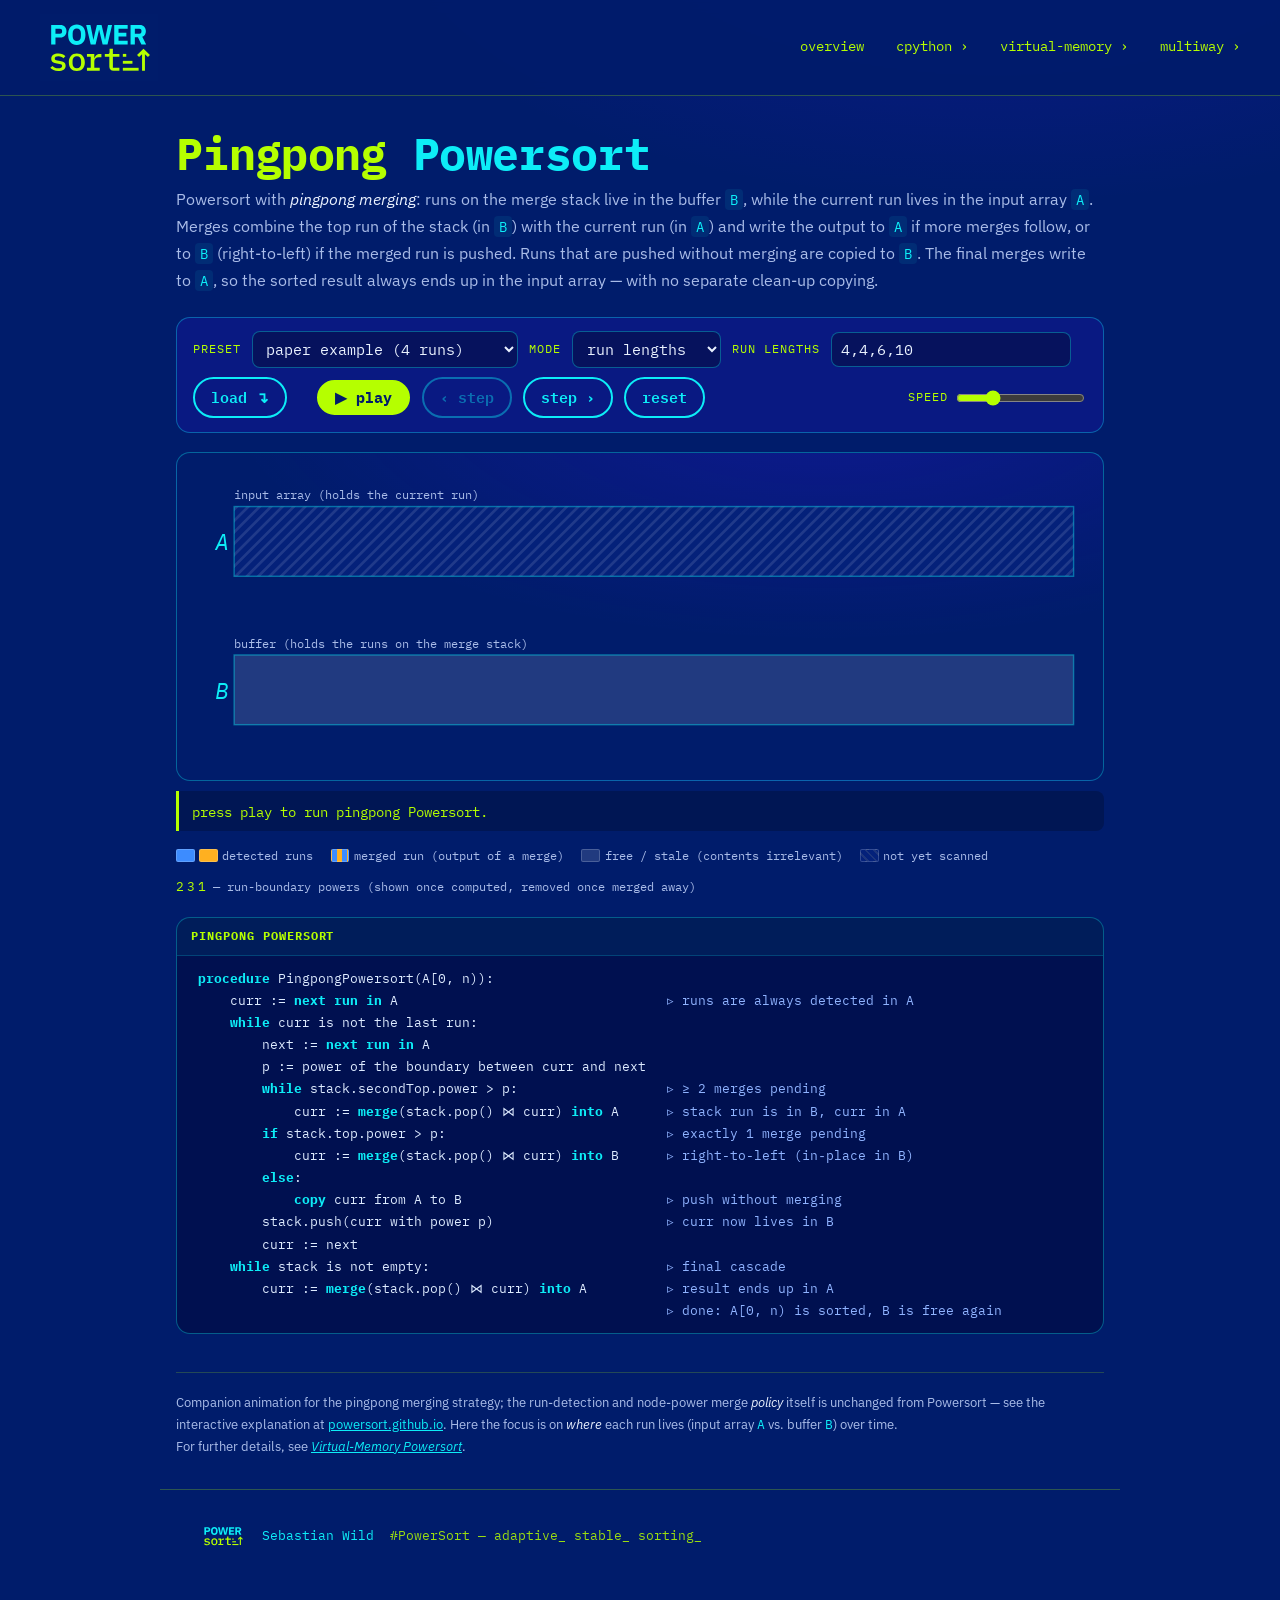
<file: pingpong-powersort.html>
<!DOCTYPE html>
<html lang="en">
<head>
<meta charset="utf-8">
<meta name="viewport" content="width=device-width, initial-scale=1.0">
<title>Pingpong Powersort — runs ping-pong between input and buffer</title>
<style>
  /* ============================================================
     POWERSORT companion animation — brand skin (Brand Guidelines v1.0)
     dark blue #001C6B · blue #380FFF · light blue #0DEDF7
     green #00D600 · lime #B5FF00 · yellow #FFFF00
     type: IBM Plex Mono (headings / data) + IBM Plex Sans (body)
     ============================================================ */
  :root {
    --darkblue:#001C6B; --blue:#380FFF; --lightblue:#0DEDF7;
    --green:#00D600; --lime:#B5FF00; --yellow:#FFFF00;
    --ink:#EAF2FF; --muted:#A9BCE8;
    --panel: rgba(56,15,255,0.16);
    --panel-line: rgba(13,237,247,0.35);
    --mono:"IBM Plex Mono", ui-monospace, SFMono-Regular, Menlo, Consolas, monospace;
    --sans:"IBM Plex Sans", system-ui, -apple-system, "Segoe UI", Roboto, sans-serif;

    /* semantic tokens read by the SVG through fill="var(--…)" */
    /* run data uses its own warm/cool pair (echoing the paper's blue+gold
       figures) so it reads as data, distinct from the cyan/lime interface;
       maximally separated in hue AND lightness, and colour-blind robust. */
    --run-a:#3D8CFF;                    /* detected run, colour A  → azure  */
    --run-b:#FFB020;                    /* detected run, colour B  → amber  */
    --buffer: rgba(234,242,255,0.14);   /* free / stale (contents irrelevant)   */
    --border:#001C6B;                   /* crisp dark edge on the bright fills   */
    --accent:#0DEDF7;
  }

  * { box-sizing: border-box; }
  html { scroll-behavior: smooth; }
  body {
    margin: 0; padding: 0 0 3rem;
    font-family: var(--sans); font-size: 16px; line-height: 1.6;
    color: var(--ink);
    background:
      radial-gradient(1100px 520px at 78% -12%, rgba(56,15,255,0.24), transparent 60%),
      var(--darkblue);
    background-attachment: fixed;
    -webkit-font-smoothing: antialiased;
    display: flex; flex-direction: column; align-items: center;
  }
  a { color: var(--lightblue); }
  :focus-visible { outline: 3px solid var(--yellow); outline-offset: 2px; }

  /* ---------- page chrome (mini header + brand footer) ---------- */
  .ps-header {
    width: 100%; display: flex; align-items: center; justify-content: space-between;
    gap: 1rem; padding: .85rem clamp(1rem, 4vw, 2.5rem);
    border-bottom: 1px solid rgba(181,255,0,0.25);
    background: rgba(0,28,107,0.92); backdrop-filter: blur(6px);
    position: sticky; top: 0; z-index: 20;
  }
  .ps-brand { display: flex; align-items: center; text-decoration: none; }
  .ps-brand img { width: 118px; height: auto; display: block; }
  .ps-nav { display: flex; gap: clamp(.9rem, 3vw, 2rem); flex-wrap: wrap; }
  .ps-nav a {
    font-family: var(--mono); font-size: .9rem; color: var(--lime);
    text-decoration: none; border-bottom: 2px solid transparent; padding-bottom: 2px;
  }
  .ps-nav a:hover { border-bottom-color: var(--lime); }

  .ps-foot {
    width: 100%; display: flex; align-items: center; gap: 1rem;
    padding: 1.4rem clamp(1rem, 4vw, 2.5rem);
    border-top: 1px solid rgba(181,255,0,0.25); margin-top: 2rem;
  }
  .ps-foot img { width: 46px; height: 46px; }
  .ps-foot p { font-family: var(--mono); font-size: .82rem; color: var(--lightblue); margin: 0; }
  .ps-foot .tag { color: rgba(181,255,0,0.85); }

  main { width: min(62rem, 100%); padding: 0 clamp(1rem, 4vw, 2rem); }

  /* ---------- headings & lead ---------- */
  h1 {
    font-family: var(--mono); font-weight: 700; color: var(--lightblue);
    font-size: clamp(1.8rem, 4.6vw, 2.8rem); line-height: 1.1;
    letter-spacing: -.015em; margin: 2.1rem 0 .45rem;
  }
  h1 .pp { color: var(--lime); }
  p.lead { color: var(--muted); max-width: 60rem; line-height: 1.7; margin: .35rem 0 1.4rem; }
  p.lead em { color: var(--ink); font-style: italic; }
  p.lead code {
    font-family: var(--mono); background: rgba(13,237,247,0.08);
    color: var(--lightblue); padding: .06em .35em; border-radius: 4px; font-size: .9em;
  }

  /* ---------- controls ---------- */
  .controls {
    display: flex; flex-wrap: wrap; gap: .55rem .7rem; align-items: center;
    padding: .85rem 1rem; border: 1px solid var(--panel-line); border-radius: 14px;
    background: var(--panel); font-family: var(--mono); font-size: .9rem;
  }
  .controls label {
    font-family: var(--mono); font-size: .72rem; letter-spacing: .08em;
    text-transform: uppercase; color: var(--lime);
  }
  select, input[type=text] {
    font-family: var(--mono); font-size: .92rem; color: var(--ink);
    background: rgba(0,0,0,0.28); border: 1.5px solid var(--panel-line);
    border-radius: 8px; padding: .42rem .6rem;
  }
  select option { color: #001C6B; background: #EAF2FF; }
  input[type=text] { width: 15rem; }
  button {
    font-family: var(--mono); font-size: .92rem; font-weight: 600;
    color: var(--lightblue); background: transparent;
    border: 2px solid var(--lightblue); border-radius: 999px;
    padding: .4rem 1rem; cursor: pointer;
    transition: transform .12s ease, background .12s ease, color .12s ease;
  }
  button:hover { transform: translateY(-1px); background: rgba(13,237,247,0.12); }
  button.primary { color: var(--darkblue); background: var(--lime); border-color: var(--lime); font-weight: 700; }
  button.primary:hover { background: var(--yellow); border-color: var(--yellow); }
  button:disabled { opacity: .4; cursor: not-allowed; transform: none; }
  .speed { display: flex; align-items: center; gap: .4rem; margin-left: auto; }
  .speed input { accent-color: var(--lime); }

  /* ---------- stage ---------- */
  #stage {
    width: 100%; margin-top: 1.2rem;
    border: 1px solid var(--panel-line); border-radius: 14px;
    background:
      radial-gradient(1000px 420px at 70% -20%, rgba(56,15,255,0.26), transparent 60%),
      var(--darkblue);
    padding: clamp(.5rem, 2vw, 1rem); overflow: hidden;
  }
  svg { width: 100%; height: auto; display: block; }
  #stage svg text { font-family: var(--mono); }

  /* ---------- status & pool ---------- */
  #status {
    margin-top: .6rem; min-height: 2.4em; font-family: var(--mono); font-size: .9rem;
    color: var(--ink); background: rgba(0,0,0,0.22); border-left: 3px solid var(--lime);
    padding: .55rem .8rem; border-radius: 0 8px 8px 0; white-space: pre-wrap;
  }
  #status .k { color: var(--lime); }

  /* ---------- pseudocode ---------- */
  #pseudo {
    margin-top: 1.2rem; border: 1px solid var(--panel-line);
    border-radius: 14px; overflow: hidden; background: #001050;
  }
  #pseudo .ph {
    font-family: var(--mono); font-size: .74rem; font-weight: 700;
    letter-spacing: .08em; text-transform: uppercase; color: var(--lime);
    padding: .55rem .9rem; background: rgba(13,237,247,0.06);
    border-bottom: 1px solid rgba(13,237,247,0.18);
  }
  #pseudo pre {
    margin: 0; padding: .7rem .6rem; overflow-x: auto; font-family: var(--mono);
    font-size: .84rem; line-height: 1.55; color: #DDEBFF;
  }
  #pseudo table { border-collapse: collapse; white-space: pre; }
  #pseudo .ln { display: table-row; }
  #pseudo .ln > .code, #pseudo .ln > .cmt { display: table-cell; padding: .05em 0; }
  #pseudo .ln > .code { padding-left: .5rem; border-left: 3px solid transparent; }
  #pseudo .ln > .cmt { color: #8FB3FF; padding-left: 1.6em; padding-right: .5rem; }
  #pseudo .ln b { font-weight: 700; color: var(--lightblue); }
  #pseudo .ln.hl > .code { background: var(--lime); color: var(--darkblue); border-left-color: var(--yellow); }
  #pseudo .ln.hl > .cmt  { background: var(--lime); color: #0a2a00; }
  #pseudo .ln.hl b { color: var(--blue); }

  /* ---------- legend & footer ---------- */
  .legend {
    display: flex; flex-wrap: wrap; gap: .7rem 1.1rem; margin-top: .9rem;
    font-family: var(--mono); font-size: .78rem; color: var(--muted); align-items: center;
  }
  .legend .chip {
    display: inline-block; width: 1.5em; height: 1em; border-radius: 2px;
    border: 1px solid rgba(234,242,255,0.2); vertical-align: -0.15em; margin-right: .35em;
  }
  footer {
    margin-top: 2.4rem; font-size: .82rem; color: var(--muted); max-width: 60rem;
    line-height: 1.65; border-top: 1px solid rgba(181,255,0,0.2); padding-top: 1.2rem;
  }
  footer a { color: var(--lightblue); }
  footer em { color: var(--ink); }
  footer code { font-family: var(--mono); color: var(--lightblue); }

  @media (prefers-reduced-motion: reduce) { html { scroll-behavior: auto; } button { transition: none; } }
</style>
  <link rel="preconnect" href="https://fonts.googleapis.com">
  <link rel="preconnect" href="https://fonts.gstatic.com" crossorigin>
  <link rel="stylesheet" href="https://fonts.googleapis.com/css2?family=IBM+Plex+Mono:ital,wght@0,400;0,500;0,600;0,700;1,400;1,600&family=IBM+Plex+Sans:wght@400;600;700&display=swap">
  <link rel="icon" href="assets/powersort-logo-square.svg" type="image/svg+xml">
  <!-- GoatCounter analytics -->
  <script data-goatcounter="https://power-sort.goatcounter.com/count"
          async src="//gc.zgo.at/count.js"></script>
</head>
<body>
<header class="ps-header">
  <a class="ps-brand" href="index.html#hero">
    <img src="assets/powersort-logo-tight.svg" alt="Powersort logo">
  </a>
  <nav class="ps-nav" aria-label="Powersort sections">
    <a href="index.html#algorithm">overview</a>
    <a href="cpython-powersort.html">cpython &rsaquo;</a>
    <a href="virtual-memory-powersort.html">virtual-memory &rsaquo;</a>
    <a href="multiway-powersort.html">multiway &rsaquo;</a>
  </nav>
</header>

<main>
  <h1><span class="pp">Pingpong</span> Powersort</h1>
  <p class="lead">
    Powersort with <em>pingpong merging</em>: runs on the merge stack live in the buffer <code>B</code>,
    while the current run lives in the input array <code>A</code>. Merges combine the top run of the stack
    (in <code>B</code>) with the current run (in <code>A</code>) and write the output to <code>A</code> if more
    merges follow, or to <code>B</code> (right-to-left) if the merged run is pushed. Runs that are pushed
    without merging are copied to <code>B</code>. The final merges write to <code>A</code>, so the sorted
    result always ends up in the input array — with no separate clean-up copying.
  </p>

  <div class="controls">
    <label>preset</label>
    <select id="preset">
      <option value="4,4,6,10" selected>paper example (4 runs)</option>
      <option value="8,4,2,2,8,8">cascade example (6 runs)</option>
      <option value="6,3,5,2,8,4,7,5">showcase example (8 runs)</option>
      <option value="rand:12">random (12 runs)</option>
      <option value="rand:5">random (5 runs)</option>
    </select>
    <label for="mode">mode</label>
    <select id="mode">
      <option value="runs" selected>run lengths</option>
      <option value="values">array values</option>
    </select>
    <label for="runlens" id="runlensLabel">run lengths</label>
    <input type="text" id="runlens" value="4,4,6,10" spellcheck="false">
    <button id="load">load ↴</button>
    <span style="width:.5rem"></span>
    <button id="play" class="primary">▶ play</button>
    <button id="stepb">‹ step</button>
    <button id="stepf">step ›</button>
    <button id="reset">reset</button>
    <div class="speed"><label for="speed">speed</label>
      <input type="range" id="speed" min="0.3" max="3" step="0.1" value="1"></div>
  </div>

  <div id="stage"></div>
  <div id="status"><span class="k">press play to run pingpong Powersort.</span></div>

  <div class="legend">
    <span><span class="chip" style="background:var(--run-a)"></span><span class="chip" style="background:var(--run-b)"></span>detected runs</span>
    <span><span class="chip" id="stripechip"></span>merged run (output of a merge)</span>
    <span><span class="chip" style="background:var(--buffer)"></span>free / stale (contents irrelevant)</span>
    <span><span class="chip" style="background:repeating-linear-gradient(45deg,#04217a,#04217a 4px,rgba(234,242,255,0.12) 4px,rgba(234,242,255,0.12) 6px)"></span>not yet scanned</span>
    <span><span style="font-family:var(--mono);color:var(--lime);font-size:1.05em">2&thinsp;3&thinsp;1</span>&nbsp;&mdash; run-boundary powers (shown once computed, removed once merged away)</span>
  </div>

  <div id="pseudo">
    <div class="ph">Pingpong Powersort</div>
    <pre><table><span class="ln" data-pc="proc"><span class="code"><b>procedure</b> PingpongPowersort(A[0, n)):</span></span><span class="ln" data-pc="detect1"><span class="code">    curr := <b>next run in</b> A</span><span class="cmt">&#9657; runs are always detected in A</span></span><span class="ln" data-pc="whileouter"><span class="code">    <b>while</b> curr is not the last run:</span></span><span class="ln" data-pc="detect"><span class="code">        next := <b>next run in</b> A</span></span><span class="ln" data-pc="power"><span class="code">        p := power of the boundary between curr and next</span></span><span class="ln" data-pc="whilecasc"><span class="code">        <b>while</b> stack.secondTop.power &gt; p:</span><span class="cmt">&#9657; &ge; 2 merges pending</span></span><span class="ln" data-pc="mergeA"><span class="code">            curr := <b>merge</b>(stack.pop() &#8904; curr) <b>into</b> A</span><span class="cmt">&#9657; stack run is in B, curr in A</span></span><span class="ln" data-pc="ifline"><span class="code">        <b>if</b> stack.top.power &gt; p:</span><span class="cmt">&#9657; exactly 1 merge pending</span></span><span class="ln" data-pc="mergeB"><span class="code">            curr := <b>merge</b>(stack.pop() &#8904; curr) <b>into</b> B</span><span class="cmt">&#9657; right-to-left (in&#8209;place in B)</span></span><span class="ln" data-pc="elseline"><span class="code">        <b>else</b>:</span></span><span class="ln" data-pc="copy"><span class="code">            <b>copy</b> curr from A to B</span><span class="cmt">&#9657; push without merging</span></span><span class="ln" data-pc="push"><span class="code">        stack.push(curr with power p)</span><span class="cmt">&#9657; curr now lives in B</span></span><span class="ln" data-pc="currnext"><span class="code">        curr := next</span></span><span class="ln" data-pc="whilefinal"><span class="code">    <b>while</b> stack is not empty:</span><span class="cmt">&#9657; final cascade</span></span><span class="ln" data-pc="final"><span class="code">        curr := <b>merge</b>(stack.pop() &#8904; curr) <b>into</b> A</span><span class="cmt">&#9657; result ends up in A</span></span><span class="ln" data-pc="done"><span class="code"></span><span class="cmt">&#9657; done: A[0, n) is sorted, B is free again</span></span></table></pre>
  </div>

  <footer>
    Companion animation for the pingpong merging strategy; the run-detection and node-power merge
    <em>policy</em> itself is unchanged from Powersort — see the interactive explanation at
    <a href="index.html#hero">powersort.github.io</a>.
    Here the focus is on <em>where</em> each run lives (input array <code>A</code> vs. buffer <code>B</code>) over time.
    <br/>
    For further details, see <em><a href="https://www.wild-inter.net/publications/moltmann-nakajima-wild-2026">Virtual-Memory Powersort</a></em>.
  </footer>
</main>

<script>
"use strict";

/* ============================================================
 * 1. Simulation of pingpong powersort (locations only).
 *    Mirrors the C++ code: stack runs live in buf (B),
 *    the current run lives in v (A).
 * ============================================================ */

function nodePower(n, b1, e1, b2, e2) {
  // power of the boundary between run [b1,e1) and [b2,e2), standard Powersort
  let a = (b1 + e1) / (2 * n), b = (b2 + e2) / (2 * n), k = 0;
  while (Math.floor(a) === Math.floor(b)) { a *= 2; b *= 2; k += 1; }
  return k;
}

/* Simulate; returns { snapshots, events } where
 *   snapshots[i] = { scan, runs: [{id,arr:'A'|'B',l,r,striped}] }  (state AFTER event i-1)
 *   events[i]    = description of the transition snapshots[i] -> snapshots[i+1]
 */
function simulate(runLens) {
  const n = runLens.reduce((x, y) => x + y, 0);
  const bounds = [0];
  for (const L of runLens) bounds.push(bounds[bounds.length - 1] + L);
  const runsIn = runLens.map((_, i) => ({ l: bounds[i], r: bounds[i + 1] }));

  let nextId = 1, detectCount = 0;
  const state = { scan: 0, runs: [], powers: [] };   // mutable working copy
  const snapshots = [];
  const events = [];
  const snap = () => snapshots.push({
    scan: state.scan,
    runs: state.runs.map(x => ({ ...x })),
    powers: state.powers.map(x => ({ ...x }))
  });
  const findRun = id => state.runs.find(x => x.id === id);
  const span = x => `[${x.l},${x.r})`;

  snap(); // initial: nothing scanned

  const emit = (desc, mutate, extra) => {
    mutate();
    events.push(Object.assign({ desc }, extra || {}));
    snap();
  };

  const detect = (interval, name) => {
    const id = "r" + (nextId++);
    emit(`scan: detected run ${name} = A${`[${interval.l},${interval.r})`}`,
      () => {
        state.scan = interval.r;
        state.runs.push({ id, arr: "A", l: interval.l, r: interval.r, striped: false, ci: detectCount++ });
      },
      { pc: [interval.l === 0 ? "detect1" : "detect"] });
    return { id, l: interval.l, r: interval.r, name };
  };

  const doMerge = (top, cur, toArr, why, pc) => {
    const outL = top.l, outR = cur.r;
    const id = "m" + (nextId++);
    emit(
      `merge: B[${top.l},${top.r}) \u22C8 A[${cur.l},${cur.r}) \u2192 ${toArr}[${outL},${outR})` + why,
      () => {
        state.runs = state.runs.filter(x => x.id !== top.id && x.id !== cur.id);
        state.runs.push({ id, arr: toArr, l: outL, r: outR, striped: true });
        // the boundary between the two merged runs no longer exists
        state.powers = state.powers.filter(q => !(q.pos > outL && q.pos < outR));
      },
      { merge: { srcIds: [top.id, cur.id], to: { arr: toArr, l: outL, r: outR } }, pc });
    return { id, l: outL, r: outR };
  };

  // ---- main loop, mirroring the C++ ----
  const stk = [ { right: 0, power: -1 }, { right: 0, power: -1 } ]; // two sentinels
  const stkRun = [ null, null ];                                    // run handle per stack slot
  let idx = 0;
  let curr = detect(runsIn[idx++], "1");
  let currRight = curr.r;

  while (currRight < n) {
    const nxt = detect(runsIn[idx], String(idx + 1)); idx += 1;
    const stkRight = stk[stk.length - 1].right;
    const p = nodePower(n, stkRight, currRight, currRight, nxt.r);
    emit(`power: boundary between A[${stkRight},${currRight}) and A[${currRight},${nxt.r}) gets power p = ${p}`,
      () => { state.powers.push({ pos: currRight, p }); },
      { pc: ["power"] });

    while (stk[stk.length - 2].power > p) {
      const top = stkRun.pop(); stk.pop();
      curr = doMerge(top, curr, "A",
        "   (more merges follow \u2192 output to A)", ["whilecasc", "mergeA"]);
    }
    if (stk[stk.length - 1].power > p) {
      const top = stkRun.pop(); stk.pop();
      curr = doMerge(top, curr, "B",
        "   (last merge before push \u2192 output to B, merged right-to-left)", ["ifline", "mergeB", "push"]);
    } else {
      const c = curr;
      emit(`push: no merge needed \u2014 copy A[${c.l},${c.r}) \u2192 B[${c.l},${c.r})`,
        () => { findRun(c.id).arr = "B"; },
        { pc: ["elseline", "copy", "push"] });
    }
    stk.push({ right: currRight, power: p });
    stkRun.push(curr);
    curr = nxt; currRight = nxt.r;
  }

  while (stk.length > 2) {
    const top = stkRun.pop(); stk.pop();
    curr = doMerge(top, curr, "A", "   (final merge \u2192 output to A)", ["whilefinal", "final"]);
  }

  events.push({ desc: `done: array is sorted, result lives in A[0,${n}) \u2014 B is free again.`, pc: ["done"] });
  snapshots.push(snapshots[snapshots.length - 1]); // terminal state (unchanged)

  return { n, snapshots, events };
}

/* ============================================================
 * 2. Rendering + tweened animation between snapshots
 * ============================================================ */

const SVGNS = "http://www.w3.org/2000/svg";
const W = 1000, H = 330;
const X0 = 46, X1 = 985;            // horizontal extent of the arrays
const TRACK = { A: { y: 42, h: 78 }, B: { y: 208, h: 78 } };

const stage = document.getElementById("stage");
const statusEl = document.getElementById("status");

let model = null;        // { n, snapshots, events }
let cursor = 0;          // index of the snapshot currently (or last) shown
let playing = false;
let animation = null;    // active tween or null
let runNodes = new Map();  // id  -> {poly, geo:{l,r,arrY,opacity}}
let powerNodes = new Map();// pos -> <g> (tick + number below the A track)
let svg, scanRectA, defs;

const xOf = pos => X0 + (pos / model.n) * (X1 - X0);
const easing = t => t < .5 ? 2*t*t : 1 - Math.pow(-2*t + 2, 2)/2;
const runFill = i => (i % 2 === 0) ? "var(--run-a)" : "var(--run-b)";

function buildStage() {
  stage.innerHTML = "";
  svg = document.createElementNS(SVGNS, "svg");
  svg.setAttribute("viewBox", `0 0 ${W} ${H}`);

  defs = document.createElementNS(SVGNS, "defs");
  defs.innerHTML = `
    <pattern id="stripes" width="14" height="14" patternUnits="userSpaceOnUse">
      <rect width="7" height="14" fill="var(--run-a)"/>
      <rect x="7" width="7" height="14" fill="var(--run-b)"/>
    </pattern>
    <pattern id="unscanned" width="9" height="9" patternUnits="userSpaceOnUse" patternTransform="rotate(45)">
      <rect width="9" height="9" fill="#04217a"/>
      <rect width="3" height="9" fill="rgba(234,242,255,0.12)"/>
    </pattern>`;
  svg.appendChild(defs);

  for (const [name, t] of Object.entries(TRACK)) {
    // background
    const bg = document.createElementNS(SVGNS, "rect");
    bg.setAttribute("x", X0); bg.setAttribute("y", t.y);
    bg.setAttribute("width", X1 - X0); bg.setAttribute("height", t.h);
    bg.setAttribute("fill", name === "A" ? "url(#unscanned)" : "var(--buffer)");
    svg.appendChild(bg);
    if (name === "A") {
      scanRectA = document.createElementNS(SVGNS, "rect"); // scanned/stale part of A
      scanRectA.setAttribute("x", X0); scanRectA.setAttribute("y", t.y);
      scanRectA.setAttribute("width", 0); scanRectA.setAttribute("height", t.h);
      scanRectA.setAttribute("fill", "var(--buffer)");
      svg.appendChild(scanRectA);
    }
    // label
    const lb = document.createElementNS(SVGNS, "text");
    lb.setAttribute("x", X0 - 14); lb.setAttribute("y", t.y + t.h / 2);
    lb.setAttribute("text-anchor", "middle"); lb.setAttribute("dominant-baseline", "central");
    lb.setAttribute("font-size", "26"); lb.setAttribute("font-style", "italic");
    lb.setAttribute("font-family", "Georgia, 'Times New Roman', serif");
    lb.setAttribute("fill", "#0DEDF7");
    lb.textContent = name;
    svg.appendChild(lb);
    const sub = document.createElementNS(SVGNS, "text");
    sub.setAttribute("x", X0); sub.setAttribute("y", t.y - 8);
    sub.setAttribute("font-size", "13"); sub.setAttribute("fill", "#A9BCE8");
    sub.textContent = name === "A" ? "input array (holds the current run)" : "buffer (holds the runs on the merge stack)";
    svg.appendChild(sub);
  }

  // group for runs (and boundary powers), then track borders on top
  svg.appendChild(document.createElementNS(SVGNS, "g")).setAttribute("id", "runsg");
  svg.appendChild(document.createElementNS(SVGNS, "g")).setAttribute("id", "powersg");
  for (const t of Object.values(TRACK)) {
    const fr = document.createElementNS(SVGNS, "rect");
    fr.setAttribute("x", X0); fr.setAttribute("y", t.y);
    fr.setAttribute("width", X1 - X0); fr.setAttribute("height", t.h);
    fr.setAttribute("fill", "none"); fr.setAttribute("stroke", "rgba(13,237,247,0.4)");
    fr.setAttribute("stroke-width", "1.6");
    svg.appendChild(fr);
  }
  stage.appendChild(svg);
}

function polyPoints(geo) {
  const x0 = xOf(geo.l), x1 = xOf(geo.r);
  const t = TRACK[geo.arr] || TRACK.A;
  const yB = (geo.y != null ? geo.y : t.y) + t.h - 1, yT = (geo.y != null ? geo.y : t.y) + 1;
  return `${x0},${yB} ${x1},${yB} ${x1},${yT}`;
}

function makeRunNode(run) {
  const poly = document.createElementNS(SVGNS, "polygon");
  poly.setAttribute("fill", run.striped ? "url(#stripes)" : runFill(run.ci || 0));
  poly.setAttribute("stroke", "var(--border)");
  poly.setAttribute("stroke-width", "1.4");
  poly.setAttribute("stroke-linejoin", "round");
  svg.querySelector("#runsg").appendChild(poly);
  return poly;
}

/* small tick + number just below the A track, at boundary position pos */
function makePowerNode(pw) {
  const g = document.createElementNS(SVGNS, "g");
  const x = xOf(pw.pos), yB = TRACK.A.y + TRACK.A.h;
  const tk = document.createElementNS(SVGNS, "line");
  tk.setAttribute("x1", x); tk.setAttribute("x2", x);
  tk.setAttribute("y1", yB + 2); tk.setAttribute("y2", yB + 9);
  tk.setAttribute("stroke", "rgba(13,237,247,0.5)"); tk.setAttribute("stroke-width", "1.3");
  const tx = document.createElementNS(SVGNS, "text");
  tx.setAttribute("x", x); tx.setAttribute("y", yB + 25);
  tx.setAttribute("text-anchor", "middle");
  tx.setAttribute("font-size", "16");
  tx.setAttribute("font-family", "ui-monospace, Menlo, Consolas, monospace");
  tx.setAttribute("fill", "#B5FF00");
  tx.textContent = pw.p;
  g.appendChild(tk); g.appendChild(tx);
  svg.querySelector("#powersg").appendChild(g);
  return g;
}

/* place the display at snapshot k instantly */
function showSnapshot(k) {
  cancelTween();
  const s = model.snapshots[k];
  const keep = new Set(s.runs.map(r => r.id));
  for (const [id, node] of runNodes) if (!keep.has(id)) { node.poly.remove(); runNodes.delete(id); }
  for (const r of s.runs) {
    let node = runNodes.get(r.id);
    if (!node) { node = { poly: makeRunNode(r) }; runNodes.set(r.id, node); }
    node.geo = { l: r.l, r: r.r, arr: r.arr, opacity: 1 };
    node.poly.setAttribute("points", polyPoints(node.geo));
    node.poly.setAttribute("opacity", 1);
  }
  const keepP = new Set(s.powers.map(q => q.pos));
  for (const [pos, g] of powerNodes) if (!keepP.has(pos)) { g.remove(); powerNodes.delete(pos); }
  for (const q of s.powers) {
    if (!powerNodes.has(q.pos)) powerNodes.set(q.pos, makePowerNode(q));
    powerNodes.get(q.pos).setAttribute("opacity", 1);
  }
  scanRectA.setAttribute("width", Math.max(0, xOf(s.scan) - X0));
  cursor = k;
  updateButtons();
}

function cancelTween() {
  if (animation) { cancelAnimationFrame(animation.raf); animation = null; }
}

/* animate transition snapshot[k] -> snapshot[k+1]; cb on completion */
function playStep(k, cb) {
  cancelTween();
  const s0 = model.snapshots[k], s1 = model.snapshots[k + 1];
  const ev = model.events[k];
  setStatus(k);

  const speed = parseFloat(document.getElementById("speed").value);
  const dur = 750 / speed;

  const m0 = new Map(s0.runs.map(r => [r.id, r]));
  const m1 = new Map(s1.runs.map(r => [r.id, r]));
  const items = [];

  // runs present before: either persist (move) or vanish (merge sources -> move into output & fade)
  for (const r of s0.runs) {
    const to = m1.get(r.id);
    let node = runNodes.get(r.id);
    if (!node) { node = { poly: makeRunNode(r) }; runNodes.set(r.id, node); }
    if (to) {
      items.push({ node, from: { ...r, opacity: 1 }, to: { ...to, opacity: 1 }, removeAfter: false });
    } else {
      const tgt = ev && ev.merge ? ev.merge.to : r;
      items.push({ node, from: { ...r, opacity: 1 },
                   to: { l: tgt.l, r: tgt.r, arr: tgt.arr, opacity: 0.25 }, removeAfter: true });
    }
  }
  // new runs (detected run, or merged output): fade in at final position
  for (const r of s1.runs) if (!m0.has(r.id)) {
    const node = { poly: makeRunNode(r) };
    runNodes.set(r.id, node);
    items.push({ node, from: { ...r, opacity: 0 }, to: { ...r, opacity: 1 }, removeAfter: false, fadeLate: true });
  }

  // boundary powers: fade in newly computed ones, fade out merged-away ones
  const p0 = new Set(s0.powers.map(q => q.pos)), p1 = new Set(s1.powers.map(q => q.pos));
  const pItems = [];
  for (const q of s0.powers) if (!p1.has(q.pos)) {
    const g = powerNodes.get(q.pos);
    if (g) pItems.push({ g, mode: "out" });
  }
  for (const q of s1.powers) if (!p0.has(q.pos)) {
    let g = powerNodes.get(q.pos);
    if (!g) { g = makePowerNode(q); powerNodes.set(q.pos, g); }
    g.setAttribute("opacity", 0);
    pItems.push({ g, mode: "in" });
  }

  const scanFrom = xOf(s0.scan) - X0, scanTo = xOf(s1.scan) - X0;
  const t0 = performance.now();
  const yOf = arr => TRACK[arr].y;

  function frame(now) {
    let t = Math.min(1, (now - t0) / dur);
    const e = easing(t);
    for (const pi of pItems)
      pi.g.setAttribute("opacity", pi.mode === "in" ? Math.max(0, (t - 0.45) / 0.55) : 1 - e);
    for (const it of items) {
      const l = it.from.l + (it.to.l - it.from.l) * e;
      const r = it.from.r + (it.to.r - it.from.r) * e;
      const y = yOf(it.from.arr) + (yOf(it.to.arr) - yOf(it.from.arr)) * e;
      let op = it.from.opacity + (it.to.opacity - it.from.opacity) * e;
      if (it.fadeLate) op = Math.max(0, (t - 0.45) / 0.55); // merged run appears late
      it.node.poly.setAttribute("points", polyPoints({ l, r, arr: it.from.arr, y }));
      it.node.poly.setAttribute("opacity", op);
    }
    scanRectA.setAttribute("width", Math.max(0, scanFrom + (scanTo - scanFrom) * e));
    if (t < 1) { animation.raf = requestAnimationFrame(frame); }
    else {
      animation = null;
      for (const it of items) if (it.removeAfter) { it.node.poly.remove(); runNodes.delete(itId(it)); }
      showSnapshot(k + 1);
      setStatus(k);
      if (cb) cb();
    }
  }
  const itId = it => { for (const [id, n] of runNodes) if (n === it.node) return id; };
  animation = { raf: requestAnimationFrame(frame) };
}

function setStatus(k) {
  const total = model.events.length;
  const ev = model.events[k];
  statusEl.innerHTML = `<span class="k">step ${k + 1}/${total}:</span> ${escapeHtml(ev.desc)}`;
  highlightPC(ev.pc);
}

function highlightPC(keys) {
  document.querySelectorAll("#pseudo .ln.hl").forEach(el => el.classList.remove("hl"));
  if (!keys) return;
  for (const key of keys) {
    const el = document.querySelector(`#pseudo .ln[data-pc="${key}"]`);
    if (el) el.classList.add("hl");
  }
}
const escapeHtml = s => s.replace(/[&<>]/g, c => ({ "&": "&amp;", "<": "&lt;", ">": "&gt;" }[c]));

/* ============================================================
 * 3. Controls
 * ============================================================ */

const btnPlay = document.getElementById("play");
const btnStepF = document.getElementById("stepf");
const btnStepB = document.getElementById("stepb");
const btnReset = document.getElementById("reset");

function updateButtons() {
  const last = cursor >= model.events.length;
  btnStepF.disabled = last;
  btnStepB.disabled = cursor === 0;
  btnPlay.textContent = playing ? "❚❚ pause" : (last ? "↺ replay" : "▶ play");
}

function advance() {
  if (cursor >= model.events.length) { stopPlaying(); return; }
  if (cursor === model.events.length - 1) { // terminal "done" event: no geometry change
    setStatus(cursor); cursor += 1; updateButtons(); stopPlaying(); return;
  }
  playStep(cursor, () => {
    if (playing) setTimeout(() => { if (playing) advance(); }, 320 / parseFloat(document.getElementById("speed").value));
  });
}

function stopPlaying() { playing = false; updateButtons(); }

btnPlay.addEventListener("click", () => {
  if (playing) { stopPlaying(); return; }
  if (cursor >= model.events.length) showSnapshot(0);
  playing = true; updateButtons(); advance();
});
btnStepF.addEventListener("click", () => { stopPlaying(); advance(); });
btnStepB.addEventListener("click", () => {
  stopPlaying();
  const k = Math.max(0, cursor - 1);
  showSnapshot(k);
  if (k > 0) setStatus(k - 1);
  else { statusEl.innerHTML = '<span class="k">press play to run pingpong Powersort.</span>'; highlightPC(null); }
});
btnReset.addEventListener("click", () => {
  stopPlaying(); showSnapshot(0);
  statusEl.innerHTML = '<span class="k">press play to run pingpong Powersort.</span>';
  highlightPC(null);
});

function parseRunLens(text) {
  const parts = text.split(/[,;\s]+/).filter(Boolean).map(Number);
  if (!parts.length || parts.some(x => !Number.isInteger(x) || x <= 0)) return null;
  return parts;
}

/* ----- input mode: run lengths vs. actual array values -----
   "array values" mode detects maximal non-decreasing runs from the raw
   values — the same run-detection rule used on the main Powersort page —
   then hands the resulting run lengths to the unchanged simulation below. */
function parseNums(text) {
  return text.split(/[,;\s]+/).filter(Boolean).map(Number).filter(x => Number.isFinite(x));
}
function runLengthsFromValues(vals) {
  const lens = [];
  let i = 0;
  while (i < vals.length) {
    let j = i + 1;
    while (j < vals.length && vals[j] >= vals[j - 1]) j++;
    lens.push(j - i);
    i = j;
  }
  return lens;
}
const modeEl = document.getElementById("mode");
const runlensLabelEl = document.getElementById("runlensLabel");
function syncModeLabel() {
  runlensLabelEl.textContent = modeEl.value === "runs" ? "run lengths" : "array values";
}
modeEl.addEventListener("change", syncModeLabel);

function load(runLens) {
  model = simulate(runLens);
  runNodes.forEach(n => n.poly.remove()); runNodes = new Map();
  powerNodes = new Map(); // stage is rebuilt, old nodes go with it
  buildStage();
  playing = false;
  showSnapshot(0);
  statusEl.innerHTML = '<span class="k">press play to run pingpong Powersort.</span>';
  highlightPC(null);
}

document.getElementById("load").addEventListener("click", () => {
  let lens;
  if (modeEl.value === "values") {
    const nums = parseNums(document.getElementById("runlens").value).slice(0, 500);
    if (nums.length < 2) { statusEl.textContent = "please enter at least two array values, e.g.  5, 3, 8, 2, 9, 12, 1, 4"; return; }
    lens = runLengthsFromValues(nums);
  } else {
    lens = parseRunLens(document.getElementById("runlens").value);
    if (!lens) { statusEl.textContent = "please enter positive integer run lengths, e.g.  4, 4, 6, 10"; return; }
  }
  load(lens);
});
document.getElementById("runlens").addEventListener("keydown", e => {
  if (e.key === "Enter") document.getElementById("load").click();
});
document.getElementById("preset").addEventListener("change", e => {
  modeEl.value = "runs"; syncModeLabel();
  let v = e.target.value, lens;
  if (v.startsWith("rand:")) {
    const k = parseInt(v.slice(5), 10);
    lens = Array.from({ length: k }, () => 1 + Math.floor(Math.random() * 12));
  } else lens = v.split(",").map(Number);
  document.getElementById("runlens").value = lens.join(", ");
  load(lens);
});

// legend stripe chip
document.getElementById("stripechip").style.background =
  "repeating-linear-gradient(90deg, var(--run-a), var(--run-a) 5px, var(--run-b) 5px, var(--run-b) 10px)";

load([4, 4, 6, 10]);
</script>

<footer class="ps-foot">
  <img src="assets/powersort-logo-square.svg" alt="">
  <p>Sebastian Wild&nbsp;&nbsp;<span class="tag">#PowerSort &mdash; adaptive_ stable_ sorting_</span></p>
</footer>
</body>
</html>
</file>
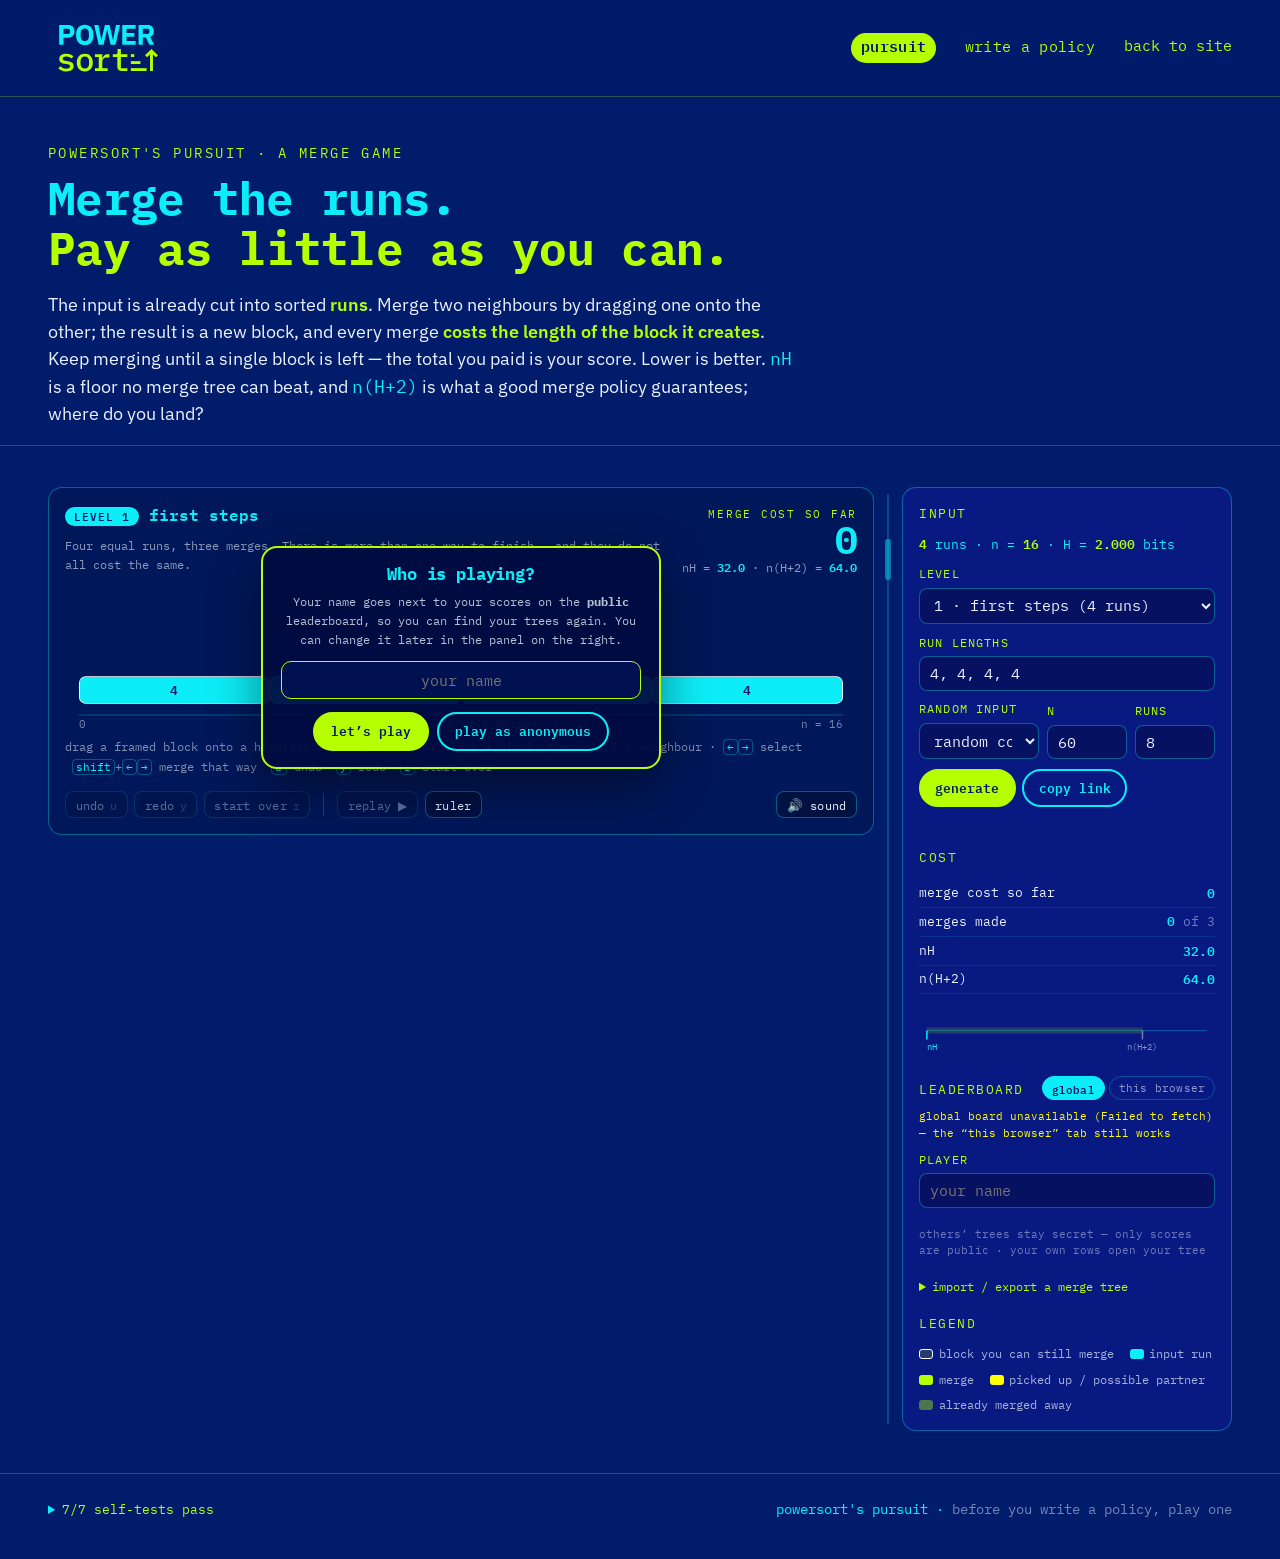
<file: powersorts-pursuit.html>
<!DOCTYPE html>
<html lang="en">
<head>
<meta charset="UTF-8">
<meta name="viewport" content="width=device-width, initial-scale=1.0">
<title>Powersort's Pursuit — a merge game</title>
<meta name="description" content="Powersort's Pursuit: a game about merge trees. The input is cut into sorted runs; merge neighbouring runs by dragging one onto the other, pay the length of every block you create, and try to get as close to nH as you can.">
<link rel="icon" href="assets/powersort-logo-square.svg" type="image/svg+xml">
<link rel="preconnect" href="https://fonts.googleapis.com">
<link rel="preconnect" href="https://fonts.gstatic.com" crossorigin>
<link href="https://fonts.googleapis.com/css2?family=IBM+Plex+Mono:wght@400;500;600;700&family=IBM+Plex+Sans:wght@400;500;600;700&display=swap" rel="stylesheet">

<style>
/* ============================================================
   POWERSORT — brand tokens (Brand Guidelines v1.0)
   dark blue #001C6B · blue #380FFF · light blue #0DEDF7
   green #00D600 · lime #B5FF00 · yellow #FFFF00
   type: IBM Plex Mono (headlines / data) + IBM Plex Sans (body)

   The block up to "POWERSORT'S PURSUIT" is the same shared block that
   merge-cost-lab.html carries, so this file works on its own.  Once the page
   is linked into the site, replace it with <link rel="stylesheet" href="style.css">.
   ============================================================ */
:root {
  --darkblue: #001C6B;
  --blue: #380FFF;
  --lightblue: #0DEDF7;
  --green: #00D600;
  --lime: #B5FF00;
  --yellow: #FFFF00;
  --ink: #EAF2FF;
  --panel: rgba(56, 15, 255, 0.16);
  --panel-line: rgba(13, 237, 247, 0.35);
  --mono: "IBM Plex Mono", ui-monospace, SFMono-Regular, Menlo, monospace;
  --sans: "IBM Plex Sans", system-ui, -apple-system, "Segoe UI", sans-serif;
}
* { box-sizing: border-box; }
html { scroll-behavior: smooth; }
@media (prefers-reduced-motion: reduce) { html { scroll-behavior: auto; } }
body {
  margin: 0;
  background: var(--darkblue);
  color: var(--ink);
  font-family: var(--sans);
  font-size: 17px;
  line-height: 1.55;
  -webkit-font-smoothing: antialiased;
}
a { color: var(--lightblue); }
a:focus-visible, button:focus-visible, input:focus-visible, select:focus-visible {
  outline: 3px solid var(--yellow);
  outline-offset: 2px;
}
.site-header {
  display: flex; align-items: center; justify-content: space-between;
  gap: 1rem; padding: 0.9rem clamp(1rem, 4vw, 3rem);
  border-bottom: 1px solid rgba(181, 255, 0, 0.25);
  position: sticky; top: 0;
  background: rgba(0, 28, 107, 0.92);
  backdrop-filter: blur(6px);
  z-index: 20;
}
.brand { display: flex; align-items: center; gap: 0.9rem; text-decoration: none; }
.brand-logo-tight { width: 118px; height: auto; display: block; }
.site-nav { display: flex; gap: clamp(0.6rem, 2vw, 1.6rem); flex-wrap: wrap; align-items: baseline; }
.site-nav a {
  font-family: var(--mono); font-size: 0.92rem; color: var(--lime);
  text-decoration: none; border-bottom: 2px solid transparent; padding-bottom: 2px;
}
.site-nav a:hover { border-bottom-color: var(--lime); }
.act { padding: clamp(1.6rem, 4vw, 2.6rem) clamp(1rem, 4vw, 3rem); }
.act + .act { border-top: 1px solid rgba(181, 255, 0, 0.25); }
.act-head { max-width: 900px; }
.eyebrow {
  font-family: var(--mono); font-size: 0.85rem; letter-spacing: 0.18em;
  text-transform: uppercase; color: var(--lime);
}
h1, h2 {
  font-family: var(--mono); font-weight: 700; color: var(--lightblue);
  line-height: 1.08; margin: 0.5rem 0 1rem; letter-spacing: -0.015em;
}
h1 { font-size: clamp(1.8rem, 4.4vw, 2.9rem); }
h1 em, h2 em { font-style: normal; color: var(--lime); }
.lede { font-size: clamp(1rem, 1.6vw, 1.1rem); max-width: 68ch; color: var(--ink); }
.lede strong { color: var(--lime); font-weight: 600; }
.btn {
  font-family: var(--mono); font-size: 0.95rem; font-weight: 600;
  color: var(--lightblue); background: transparent;
  border: 2px solid var(--lightblue); border-radius: 999px;
  padding: 0.5rem 1.15rem; cursor: pointer; text-decoration: none;
  display: inline-block; transition: transform 120ms ease, background 120ms ease, color 120ms ease;
}
.btn:hover { transform: translateY(-1px); background: rgba(13, 237, 247, 0.12); }
.btn-lime { color: var(--darkblue); background: var(--lime); border-color: var(--lime); }
.btn-lime:hover { background: var(--yellow); border-color: var(--yellow); }
.btn[disabled] { opacity: 0.45; cursor: not-allowed; transform: none; }
.ctl { display: flex; flex-direction: column; gap: 0.3rem; }
.ctl > span {
  font-family: var(--mono); font-size: 0.72rem; letter-spacing: 0.1em;
  color: var(--lime); text-transform: uppercase;
}
.ctl select, .ctl input {
  font-family: var(--mono); font-size: 0.92rem; color: var(--ink);
  background: rgba(0, 0, 0, 0.25); border: 1.5px solid var(--panel-line);
  border-radius: 8px; padding: 0.42rem 0.6rem;
}
.panel {
  border: 1px solid var(--panel-line); border-radius: 14px;
  background: var(--panel); padding: 1rem; min-width: 0;
}
.panel-title {
  font-family: var(--mono); font-size: 0.8rem; letter-spacing: 0.12em;
  text-transform: uppercase; color: var(--lime); margin-bottom: 0.7rem;
}
.site-footer {
  border-top: 1px solid rgba(181, 255, 0, 0.25);
  padding: 1.6rem clamp(1rem, 4vw, 3rem) 2.4rem;
  display: flex; align-items: center; gap: 1.2rem; flex-wrap: wrap;
}
.site-footer p { font-family: var(--mono); font-size: 0.85rem; margin: 0; color: var(--lightblue); }
.code-comment { color: #8FB3FF; }
.code-keyword { color: var(--lime); font-weight: 600; }
.code-func    { color: var(--lightblue); }
.code-number  { color: #CFE8FF; }

/* ============================================================
   POWERSORT'S PURSUIT — page-specific
   ============================================================ */
.mode-nav { align-items: center; gap: clamp(.5rem, 1.6vw, 1.2rem); }
.mode {
  font-family: var(--mono); font-size: 0.86rem; letter-spacing: .02em;
  color: rgba(234, 242, 255, 0.42); padding: 0.15rem 0.55rem;
  border: 1.5px solid transparent; border-radius: 999px; white-space: nowrap; text-decoration: none;
}
.mode.is-active { color: var(--darkblue); background: var(--lime); border-color: var(--lime); font-weight: 600; }
@media (hover: hover) { .mode:not(.is-active):hover { color: var(--lime); } }

.act-hero { padding-bottom: 0; }
.act-hero h1 { margin-bottom: .6rem; }
.lede .rule { font-family: var(--mono); color: var(--lightblue); white-space: nowrap; }

/* ---- layout ---- */
.lab-grid {
  --side-w: 330px;
  display: grid; grid-template-columns: minmax(0, 1fr) 12px var(--side-w);
  gap: 0 .5rem; align-items: start;
}
/* the drag handle between the tree and the side panel (wide screens only) */
.splitter {
  align-self: stretch; min-height: 8rem; position: relative;
  cursor: col-resize; touch-action: none; border-radius: 999px;
}
.splitter span {                                   /* the full-height hairline */
  position: absolute; top: .4rem; bottom: .4rem; left: 50%; width: 2px; margin-left: -1px;
  border-radius: 999px; background: rgba(13, 237, 247, .22); transition: background 140ms ease;
}
.splitter::after {                                 /* the grip, up where the eye is */
  content: ""; position: absolute; left: 50%; top: 3.2rem; width: 6px; height: 2.6rem; margin-left: -3px;
  border-radius: 999px; background: rgba(13, 237, 247, .45); transition: background 140ms ease, height 140ms ease;
}
.splitter:hover span, .splitter.is-dragging span { background: var(--lime); }
.splitter:hover::after, .splitter.is-dragging::after { background: var(--lime); height: 4.2rem; }
.splitter:focus-visible { outline: 2px solid var(--yellow); outline-offset: 1px; }
body.is-resizing { cursor: col-resize; user-select: none; }
@media (max-width: 1080px) {
  .lab-grid { grid-template-columns: 1fr; gap: 1rem; }
  .splitter { display: none; }
}

/* ---- stage ---- */
.panel-stage { padding: 0.9rem 1rem 1rem; background: rgba(0, 0, 0, 0.16); }
.stage-head {
  display: flex; align-items: flex-end; justify-content: space-between;
  gap: 1rem; flex-wrap: wrap; margin-bottom: .7rem;
}
.level-line { display: flex; align-items: baseline; gap: .6rem; flex-wrap: wrap; min-width: 0; flex: 1 1 22rem; }
.level-line .lvl {
  font-family: var(--mono); font-size: .68rem; letter-spacing: .1em; text-transform: uppercase;
  color: var(--darkblue); background: var(--lightblue); border-radius: 999px; padding: .05rem .55rem; font-weight: 600;
}
.level-line .lvl.is-custom { background: rgba(13,237,247,.18); color: var(--lightblue); }
.level-line .lname { font-family: var(--mono); font-size: 1rem; color: var(--lightblue); font-weight: 600; }
.level-line .lhint { font-family: var(--mono); font-size: .74rem; color: rgba(234,242,255,.6); flex: 1 1 100%; }
.cost-readout { text-align: right; line-height: 1.05; flex: 0 0 auto; margin-left: auto; }
.cost-readout .cost-label {
  display: block; font-family: var(--mono); font-size: .68rem;
  letter-spacing: .16em; text-transform: uppercase; color: var(--lime);
}
.cost-readout .cost-value {
  font-family: var(--mono); font-weight: 700; color: var(--lightblue);
  font-size: clamp(1.7rem, 3.4vw, 2.4rem); letter-spacing: -.02em; font-variant-numeric: tabular-nums;
  display: inline-block; transition: color 250ms ease;
}
.cost-readout .cost-value.is-bump { color: var(--yellow); }
.cost-readout .cost-sub { font-family: var(--mono); font-size: .74rem; color: rgba(234,242,255,.62); display: block; }
.cost-readout .cost-sub b { color: var(--lightblue); font-weight: 600; }

#stage { width: 100%; height: auto; display: block; touch-action: none; overflow: visible; }
#stage:focus-visible { outline: 3px solid var(--yellow); outline-offset: 2px; }
.stage-hint {
  font-family: var(--mono); font-size: .72rem; color: rgba(234, 242, 255, 0.55);
  margin-top: .5rem; line-height: 1.7;
}
.stage-hint kbd {
  font-family: var(--mono); font-size: .95em; color: var(--lightblue);
  border: 1px solid rgba(13,237,247,.3); border-radius: 4px; padding: 0 .28em;
}

/* SVG pieces -- the same vocabulary as the lab: light blue leaves, lime merges,
   yellow for selection, hairline edges, faint axis */
.node { cursor: default; }
.node .vessel { stroke: transparent; stroke-width: 1.5; fill-opacity: .16; transition: stroke 160ms ease, fill-opacity 300ms ease; }
.node.is-leaf .vessel, .node.is-leaf .fluid { fill: var(--lightblue); }
.node.is-merge .vessel, .node.is-merge .fluid { fill: var(--lime); }
.node .fluid { transform-box: fill-box; transform-origin: 50% 100%; }
.node.is-spent .vessel { fill-opacity: .34; }            /* the lab's "done" tint */
.node.is-live .vessel { stroke: #fff; }
.node.is-live { cursor: grab; }
.node.is-live .hit { cursor: grab; }
.node.is-dragging { cursor: grabbing; }
.node.is-done, .node.is-done .hit { cursor: default; }
.node.is-dragging .hit { cursor: grabbing; }
.node.is-dragging .fluid, .node.is-selected .fluid { fill: var(--yellow); }
.node.is-dragging .vessel { fill-opacity: .1; }
.node.is-target .vessel { stroke: var(--yellow); stroke-width: 2.5; }
.node.is-target { cursor: copy; }
.node.is-target .hit { cursor: copy; }
.node.is-hover .vessel { stroke: var(--yellow); stroke-width: 4; }
.node.is-dragging { opacity: .88; }
.n-label { font-family: var(--mono); font-weight: 600; fill: var(--darkblue); pointer-events: none; transition: fill 300ms ease; }
.node.is-spent .n-label { fill: rgba(234,242,255,.8); }
.node.is-spent.is-merge .n-label { fill: rgba(234,242,255,.85); }
.hit { fill: transparent; }
.edge { stroke: rgba(234, 242, 255, .85); stroke-width: 1.6; fill: none; pointer-events: none; }
.edge.drop { stroke-dasharray: 2 3.5; stroke: rgba(234, 242, 255, .55); }
.edges.is-pumping .edge { stroke: var(--lime); stroke-width: 3.2; stroke-dasharray: 6 5; animation: flow 600ms linear infinite; }
.edges.is-pumping .edge.drop { stroke: var(--lime); }
@keyframes flow { to { stroke-dashoffset: -11; } }
.drop-shadow { fill: none; stroke: rgba(255,255,0,.55); stroke-width: 1.5; stroke-dasharray: 3 3; pointer-events: none; }
.axis { stroke: rgba(13, 237, 247, .3); stroke-width: 1; pointer-events: none; }
.axis-text { font-family: var(--mono); font-size: 11px; fill: rgba(234,242,255,.5); pointer-events: none; }
.rowline { stroke: rgba(13,237,247,.08); stroke-width: 1; pointer-events: none; }
.ghost { fill: none; stroke: var(--green); stroke-width: 1.5; stroke-dasharray: 4 3; pointer-events: none; opacity: .85; }
.ghost-label { font-family: var(--mono); font-size: 10px; fill: var(--green); pointer-events: none; }
.fx { pointer-events: none; }
.fx .drip { fill: var(--lime); }
.fx .drip.blue { fill: var(--lightblue); }
.plus { font-family: var(--mono); font-weight: 700; fill: var(--yellow); pointer-events: none; font-size: 15px; }
/* the helper ruler: the unit interval over the input, halves strongest, then quarters, eighths, … */
.hruler { pointer-events: none; }
.hruler .base { stroke: rgba(234,242,255,.45); stroke-width: 1; }
.hruler .tick { stroke: var(--ink); fill: none; }
.hruler text { font-family: var(--mono); font-size: 9px; fill: rgba(234,242,255,.5); }
.confetti { pointer-events: none; }
.empty-note { font-family: var(--mono); font-size: 12px; fill: rgba(234,242,255,.45); pointer-events: none; }

/* ---- finish pop-up over the tree ---- */
.stage-wrap { position: relative; }
.popup { position: absolute; inset: 0; display: flex; align-items: center; justify-content: center; pointer-events: none; z-index: 5; }
.popup[hidden] { display: none; }
.popup-card {
  pointer-events: auto; cursor: pointer; position: relative;
  width: min(92%, 400px); padding: 1rem 1.1rem 1rem; text-align: center;
  background: rgba(0, 12, 64, 0.94); border: 2px solid var(--lime); border-radius: 16px;
  box-shadow: 0 18px 50px rgba(0, 0, 0, .45);
  font-family: var(--mono); color: var(--ink);
  animation: popin 420ms cubic-bezier(.2,.9,.3,1.2) both;
}
.popup-card.is-opt { border-color: var(--green); }
.popup-card:hover { border-color: var(--yellow); }
.popup-card:focus-visible { outline: 2px solid var(--yellow); outline-offset: 3px; }
@keyframes popin { from { transform: scale(.7) translateY(14px); opacity: 0; } to { transform: none; opacity: 1; } }
.popup-x {
  position: absolute; top: .3rem; right: .45rem; background: none; border: none; color: rgba(234,242,255,.55);
  font-size: 1.25rem; line-height: 1; cursor: pointer; padding: .2rem .4rem;
}
.popup-x:hover { color: var(--yellow); }
.popup-emblems { display: flex; justify-content: center; align-items: center; gap: 1.2rem; min-height: 0; margin-bottom: .2rem; }
.popup-emblems:empty { display: none; }
.emblem-trophy { font-size: 3.2rem; line-height: 1.1; display: inline-block; animation: trophy 1400ms cubic-bezier(.22,.61,.36,1) both; }
@keyframes trophy { 0% { transform: scale(0) rotate(-20deg); opacity: 0; } 55% { transform: scale(1.25) rotate(6deg); opacity: 1; } 75% { transform: scale(.95) rotate(-3deg); } 100% { transform: none; opacity: 1; } }
.emblem-arm { width: 3.4rem; height: 3.4rem; color: var(--lime); display: inline-block; transform-origin: 30% 80%; animation: flex 1600ms ease-in-out both; }
.emblem-arm svg { width: 100%; height: 100%; fill: currentColor; display: block; }
@keyframes flex { 0% { transform: scale(0) rotate(30deg); opacity: 0; } 30% { transform: scale(1.15) rotate(-8deg); opacity: 1; } 45% { transform: scale(1) rotate(4deg); } 60% { transform: scale(1.12) rotate(-6deg); } 75% { transform: scale(1) rotate(2deg); } 100% { transform: none; } }
.popup-title { font-size: 1.05rem; font-weight: 700; color: var(--lime); letter-spacing: -.01em; line-height: 1.3; }
.popup-card.is-opt .popup-title { color: var(--green); }
.popup-cost { font-size: .8rem; color: var(--lightblue); margin-top: .25rem; }
.popup-cost b { font-size: 1.15rem; color: var(--lightblue); }
.popup-sub { font-size: .78rem; color: rgba(234,242,255,.78); margin-top: .35rem; line-height: 1.5; }
.popup-sub .ps { color: var(--lime); }
.popup-action {
  margin-top: .8rem; display: inline-block; font-size: .86rem; font-weight: 600;
  color: var(--darkblue); background: var(--lime); border-radius: 999px; padding: .45rem 1.1rem;
}
.popup-card.is-opt .popup-action { background: var(--green); }
.popup-card:hover .popup-action { background: var(--yellow); }
.popup-name { cursor: default; }
.popup-name .popup-title { color: var(--lightblue); }
.popup-name .popup-sub { margin: .4rem 0 .8rem; }
.popup-name input {
  width: 100%; font-family: var(--mono); font-size: .95rem; text-align: center;
  color: var(--ink); background: #001050; border: 1.5px solid rgba(13, 237, 247, 0.35);
  border-radius: 10px; padding: .5rem .7rem;
}
.popup-name input:focus { outline: none; border-color: var(--lime); }
.name-btns { display: flex; gap: .5rem; justify-content: center; flex-wrap: wrap; margin-top: .8rem; }
.name-btns .btn { font-size: .82rem; padding: .4rem 1rem; }
.popup-hint { display: block; font-size: .66rem; color: rgba(0,28,107,.7); font-weight: 400; margin-top: .25rem; }
.badge-arm { width: .95em; height: .95em; vertical-align: -.15em; display: inline-block; margin-right: .2em; }
.badge-arm svg { width: 100%; height: 100%; fill: currentColor; display: block; }
.result .badge.ps { background: var(--lime); }
.board-row .arm { color: var(--lime); width: .95em; height: .95em; display: inline-block; vertical-align: -.12em; margin-left: .15em; }
.board-row .arm svg { width: 100%; height: 100%; fill: currentColor; display: block; }
@media (prefers-reduced-motion: reduce) { .popup-card, .emblem-trophy, .emblem-arm { animation: none; } }

/* ---- tools ---- */
.run-tools { display: flex; flex-wrap: wrap; gap: .4rem; margin-top: .9rem; align-items: center; }
.tool {
  font-family: var(--mono); font-size: .78rem; letter-spacing: .02em;
  color: var(--ink); background: rgba(0, 0, 0, .25);
  border: 1.5px solid var(--panel-line); border-radius: 8px;
  padding: .3rem .6rem; cursor: pointer;
}
.tool:hover { border-color: var(--lime); color: var(--lime); }
.tool[disabled] { opacity: .4; cursor: not-allowed; }
.tool[disabled]:hover { border-color: var(--panel-line); color: var(--ink); }
.tool .k { color: rgba(234,242,255,.45); margin-left: .35rem; }
.tool.is-on { color: var(--darkblue); background: var(--lime); border-color: var(--lime); font-weight: 600; }
.tool.is-on:hover { color: var(--darkblue); }
.tool-sep { width: 1px; height: 1.4rem; background: rgba(13,237,247,.25); margin: .1rem .4rem; }
.tool-right { margin-left: auto; display: flex; gap: .4rem; }

/* result banner */
.result {
  margin-top: .9rem; padding: .8rem 1rem; border-radius: 12px;
  border: 1px solid var(--panel-line); background: var(--panel);
  display: grid; grid-template-columns: auto 1fr auto; gap: .2rem 1rem; align-items: baseline;
  font-family: var(--mono); font-size: .82rem; line-height: 1.5;
}
.result .next { grid-column: 3; grid-row: 1 / span 2; align-self: center; display: flex; flex-direction: column; gap: .3rem; align-items: flex-end; }
.result .next:empty { display: none; }
.result .next .btn { white-space: nowrap; }
.result .next .done-note { font-size: .7rem; color: rgba(234,242,255,.6); text-align: right; }
.result.is-opt { border-color: var(--green); }
.result.is-opt .big { color: var(--green); }
.result[hidden] { display: none; }
.result .big { font-size: 1.7rem; font-weight: 700; color: var(--lime); grid-column: 1; grid-row: 1 / span 2; align-self: center; letter-spacing: -.02em; }
.result .verdict { color: var(--ink); grid-column: 2; }
.result .verdict b { color: var(--yellow); font-weight: 600; }
.result .detail { color: rgba(234,242,255,.65); font-size: .74rem; grid-column: 2; }
.result.is-best { border-color: var(--yellow); }
.result .badge {
  font-size: .62rem; letter-spacing: .08em; text-transform: uppercase; vertical-align: middle;
  background: var(--yellow); color: var(--darkblue); border-radius: 999px; padding: 0 .45rem; margin-left: .35rem; font-weight: 600;
}
.result .badge.opt { background: var(--green); }

/* ---- side panel ---- */
.panel-side { display: flex; flex-direction: column; gap: 1.1rem; }
.input-summary { font-family: var(--mono); font-size: .8rem; color: var(--lightblue); margin: 0 0 .6rem; }
.input-summary b { color: var(--lime); font-weight: 600; }
.side-io { display: flex; flex-direction: column; gap: .6rem; }
.side-io .ctl select, .side-io .ctl input { width: 100%; }
.gen-row { display: grid; grid-template-columns: 1fr 5rem 5rem; gap: .5rem; align-items: end; }
.gen-row .ctl input { min-width: 0; }
.side-btns { display: flex; gap: .4rem; flex-wrap: wrap; }
.side-btns .btn { font-size: .82rem; padding: .38rem .9rem; }
.metrics { width: 100%; border-collapse: collapse; font-family: var(--mono); font-size: .82rem; }
.metrics td { padding: .22rem 0; border-bottom: 1px solid rgba(13, 237, 247, .12); }
.metrics td:last-child { text-align: right; color: var(--lightblue); font-weight: 600; white-space: nowrap; font-variant-numeric: tabular-nums; }
.metrics tr.hi td:last-child { color: var(--lime); }
.metrics tr.opt td { color: var(--green); }
.metrics tr.opt td:last-child { color: var(--green); }
.metrics td .unit { color: rgba(234,242,255,.45); font-weight: 400; }
#ruler { width: 100%; height: auto; display: block; margin-top: .2rem; }
.legend { display: flex; flex-wrap: wrap; gap: .5rem 1rem; font-family: var(--mono); font-size: .72rem; color: rgba(234,242,255,.7); }
.legend span { display: flex; align-items: center; gap: .35rem; }
.legend i { width: 14px; height: 10px; border-radius: 3px; display: inline-block; }
.legend i.hollow { border: 1.5px solid #fff; background: rgba(181,255,0,.16) !important; }
.legend i.dim { opacity: .4; }

/* leaderboard */
.board-tabs { display: flex; gap: .25rem; margin-left: auto; }
.board-tabs .tab {
  font-family: var(--mono); font-size: .7rem; letter-spacing: .02em; color: rgba(234,242,255,.6);
  background: none; border: 1.5px solid rgba(13,237,247,.25); border-radius: 999px; padding: .1rem .55rem; cursor: pointer;
}
.board-tabs .tab.is-on { color: var(--darkblue); background: var(--lightblue); border-color: var(--lightblue); font-weight: 600; }
.board-tabs .tab:hover:not(.is-on) { border-color: var(--lime); color: var(--lime); }
.board-status { font-family: var(--mono); font-size: .7rem; color: rgba(234,242,255,.55); margin: 0 0 .5rem; min-height: 1.2em; }
.board-status b { color: var(--lightblue); font-weight: 600; }
.board-status.is-err { color: var(--yellow); }
.board-row.is-other { cursor: default; }
.board-row.is-other:hover { border-color: rgba(13,237,247,.18); }
.board-row .you { color: var(--yellow); font-weight: 600; }
.board-note .link { font-family: var(--mono); font-size: .68rem; background: none; border: none; color: var(--lightblue); cursor: pointer; text-decoration: underline; padding: 0; }
.board-note .flag { color: var(--lime); }
.board-head { display: flex; align-items: baseline; justify-content: space-between; gap: 1rem; margin-bottom: .5rem; }
.board-head .link, .io-head .link {
  font-family: var(--mono); font-size: .72rem; background: none; border: none;
  color: var(--lightblue); cursor: pointer; text-decoration: underline; padding: 0;
}
.player-row { display: flex; gap: .5rem; align-items: end; margin-bottom: .6rem; }
.player-row .ctl { flex: 1; }
.player-row .ctl input { width: 100%; }
.board { display: flex; flex-direction: column; gap: .25rem; }
.board-row {
  display: grid; grid-template-columns: 1.6rem 4.2rem minmax(0, 1fr) auto; gap: .5rem; align-items: center;
  font-family: var(--mono); font-size: .76rem; padding: .32rem .45rem;
  border: 1.5px solid rgba(13, 237, 247, .18); border-radius: 8px; background: rgba(0,0,0,.18);
  cursor: pointer; color: rgba(234,242,255,.85); text-align: left; width: 100%;
}
.board-row:hover { border-color: var(--lime); }
.board-row.is-viewing { border-color: var(--yellow); }
.board-row .rank { color: rgba(234,242,255,.45); }
.board-row .cost { color: var(--lime); font-weight: 700; font-size: .9rem; font-variant-numeric: tabular-nums; }
.board-row .who { min-width: 0; overflow: hidden; text-overflow: ellipsis; white-space: nowrap; }
.board-row .who small { color: rgba(234,242,255,.45); }
.board-row .star { color: var(--green); font-weight: 700; }
.board-row .replay {
  font-family: var(--mono); font-size: .72rem; background: none; border: 1px solid rgba(13,237,247,.3);
  color: var(--lightblue); border-radius: 6px; padding: 0 .4rem; cursor: pointer; line-height: 1.5;
}
.board-row .replay:hover { border-color: var(--lime); color: var(--lime); }
.board-empty { font-family: var(--mono); font-size: .74rem; color: rgba(234,242,255,.45); }
.board-note { font-family: var(--mono); font-size: .68rem; color: rgba(234,242,255,.45); margin: .5rem 0 0; }

/* import / export */
.io-head { display: flex; align-items: baseline; justify-content: space-between; gap: 1rem; }
details.io summary { font-family: var(--mono); font-size: .78rem; color: var(--lime); cursor: pointer; }
.io-body { margin-top: .6rem; display: flex; flex-direction: column; gap: .5rem; }
.io-body textarea {
  width: 100%; min-height: 8.5rem; resize: vertical; font-family: var(--mono); font-size: .74rem; line-height: 1.5;
  color: #DDEBFF; background: #001050; border: 1px solid rgba(13, 237, 247, 0.22); border-radius: 10px; padding: .6rem .7rem;
}
.io-note { font-family: var(--mono); font-size: .7rem; color: rgba(234,242,255,.55); margin: 0; line-height: 1.6; }
.io-note code { color: var(--lightblue); }
.io-msg { font-family: var(--mono); font-size: .74rem; color: var(--yellow); min-height: 1.2em; margin: 0; }
.io-msg.ok { color: var(--green); }

/* secret */
.secret-pill {
  font-family: var(--mono); font-size: .62rem; letter-spacing: .1em; text-transform: uppercase;
  background: var(--green); color: var(--darkblue); border-radius: 999px; padding: .05rem .5rem; font-weight: 700;
  border: none; cursor: pointer;
}
[data-secret] { display: none; }
body.is-secret [data-secret] { display: revert; }
body.is-secret .metrics tr[data-secret] { display: table-row; }
body.is-secret .tool[data-secret] { display: inline-block; }

/* footer */
.selftest { font-family: var(--mono); font-size: .8rem; }
.selftest .ok { color: var(--lime); }
.selftest .fail { color: var(--yellow); }
.selftest ul { margin: .5rem 0 0; padding-left: 1.1rem; color: rgba(234,242,255,.75); font-size: .76rem; }
.selftest summary { cursor: pointer; color: var(--lightblue); }
.site-footer .dim { color: rgba(234,242,255,.5); }

@media (max-width: 640px) {
  .result { grid-template-columns: auto 1fr; }
  .result .next { grid-column: 1 / -1; grid-row: auto; align-items: stretch; }
  .result .next .btn { white-space: normal; text-align: center; }
  .result .next .done-note { text-align: left; }
}

@media (prefers-reduced-motion: reduce) {
  .edges.is-pumping .edge { animation: none; }
  .cost-readout .cost-value, .node .vessel, .n-label { transition: none; }
}
</style>
<!-- GoatCounter analytics -->
<script data-goatcounter="https://power-sort.goatcounter.com/count"
        async src="//gc.zgo.at/count.js"></script>
</head>
<body>

<header class="site-header">
  <a class="brand" href="index.html" aria-label="Powersort home"><svg class="brand-logo-tight" viewBox="0 0 700 400" xmlns="http://www.w3.org/2000/svg" role="img" aria-label="Powersort"> <g transform="translate(-603.26978,-337.98157)"> <path fill="#b5ff00" d="m 664.42969,659.43359 12.99609,-11.63281 c 8.72656,9.50391 19.39453,14.73438 34.32422,14.73438 13.57812,0 22.88672,-4.45704 22.88672,-14.34375 0,-8.53516 -6.79297,-10.85938 -15.32422,-12.02735 l -15.90234,-2.51953 c -15.70704,-2.32812 -33.35157,-7.94922 -33.35157,-28.50781 0,-20.36328 17.0625,-31.22266 42.66016,-31.22266 18.61719,0 32,5.82031 41.11328,15.70703 L 742,602.03125 c -5.23438,-6.00781 -14.34375,-12.01953 -30.05469,-12.01953 -13.76953,0 -21.14062,4.65625 -21.14062,13.3789 0,8.53516 6.98047,10.85938 15.32031,12.02344 l 15.90234,2.52344 c 15.90235,2.32812 33.35547,7.75781 33.35547,28.30859 0,20.16797 -16.67578,32.38672 -44.01953,32.38672 -21.52734,0 -37.42969,-7.5625 -46.93359,-19.19922" /> <path fill="#b5ff00" d="m 774.24609,626.27344 c 0,-32 18.03516,-52.35938 47.51172,-52.35938 29.47656,0 47.50781,20.35938 47.50781,52.35938 0,32 -18.03125,52.35937 -47.50781,52.35937 -29.47656,0 -47.51172,-20.35937 -47.51172,-52.35937 m 72.91407,7.5625 v -15.1211 c 0,-18.61718 -10.08204,-28.12109 -25.40235,-28.12109 -15.32422,0 -25.40625,9.50391 -25.40625,28.12109 v 15.1211 c 0,18.61718 10.08203,28.12109 25.40625,28.12109 15.32031,0 25.40235,-9.50391 25.40235,-28.12109" /> <path fill="#b5ff00" d="m 881.77344,659.24219 h 22.50781 v -65.9336 h -22.50781 v -17.0664 h 43.64453 v 26.5664 h 1.16406 c 3.87891,-13.96484 12.60547,-26.5664 32.96484,-26.5664 h 7.96485 v 20.16797 h -15.71875 c -17.25781,0 -26.375,11.4414 -26.375,25.40625 v 37.42578 h 32.20312 v 17.0664 h -75.84765 z m 0,0" /> <path fill="#b5ff00" d="m 1040.1172,676.30859 c -17.457,0 -25.5977,-10.47265 -25.5977,-25.40625 v -57.59375 h -26.77341 v -17.0664 h 17.85161 c 7.371,0 10.2773,-2.51953 10.2773,-10.27735 v -21.0664 h 19.7813 v 31.34375 h 38.6015 v 17.0664 h -38.6015 v 65.9336 h 38.6015 v 17.0664 z m 0,0" /> <path fill="#b5ff00" d="m 1094.6836,659.24219 h 93.6172 v 17.0664 h -93.6172 z m 0,0" /> <path fill="#b5ff00" d="m 1094.6836,617.74219 h 56.9609 v 17.0664 h -56.9609 z m 0,0" /> <path fill="#b5ff00" d="m 1094.6836,576.24219 h 20.3047 v 17.0664 h -20.3047 z m 0,0" /> <path fill="#b5ff00" d="m 1255.5703,583.23047 -38.3125,-38.3125 -12.0703,12.0664 -26.2461,26.2461 12.0664,12.0664 17.7149,-17.71093 v 98.57031 h 17.0664 v -98.57031 l 17.7148,17.71093 z m 0,0" /> <path fill="#0dedf7" d="M 669.53125,520.46875 V 403.375 h 55.35547 c 21.80859,0 35.5664,15.26953 35.5664,37.41016 0,22.14843 -13.75781,37.41406 -35.5664,37.41406 h -29.85938 v 42.26953 z m 25.49609,-64.41797 h 26.84375 c 7.55078,0 12.24219,-4.02344 12.24219,-11.57031 v -7.38672 c 0,-7.54688 -4.69141,-11.57031 -12.24219,-11.57031 h -26.84375 z m 0,0" /> <path fill="#0dedf7" d="m 770.01953,461.92578 c 0,-39.75781 20.46484,-60.5625 51.5,-60.5625 31.03516,0 51.5,20.80469 51.5,60.5625 0,39.75781 -20.46484,60.55859 -51.5,60.55859 -31.03516,0 -51.5,-20.80078 -51.5,-60.55859 m 75.99219,8.71875 v -17.44531 c 0,-18.61719 -9.22656,-29.1875 -24.49219,-29.1875 -15.26562,0 -24.49219,10.57031 -24.49219,29.1875 v 17.44531 c 0,18.625 9.22657,29.19141 24.49219,29.19141 15.26563,0 24.49219,-10.56641 24.49219,-29.19141" /> <path fill="#0dedf7" d="M 903.89062,520.46875 877.38281,403.375 h 25.16406 l 11.07422,56.20312 6.20703,32.53907 h 0.5 l 7.38282,-32.53907 12.91797,-56.20312 h 27.84375 l 13.08984,56.20312 7.21094,32.53907 h 0.5039 l 6.20703,-32.53907 11.23833,-56.20312 h 24.1562 l -27.1758,117.09375 h -29.02341 l -14.76172,-63.41016 -5.70313,-25.66406 h -0.5039 l -5.8711,25.66406 -14.76172,63.41016 z m 0,0" /> <path fill="#0dedf7" d="M 1043.6367,520.46875 V 403.375 h 79.6836 v 22.65234 h -54.1875 v 23.98828 h 46.4688 v 22.47657 h -46.4688 v 25.33203 h 54.1875 v 22.64453 z m 0,0" /> <path fill="#0dedf7" d="m 1165.9297,520.46875 h -25.4961 V 403.375 h 55.5234 c 21.6407,0 35.3985,15.10156 35.3985,37.41016 0,15.77343 -7.0469,28.35156 -21.3086,33.71875 l 22.9844,45.96484 h -28.3477 l -20.4688,-42.94141 h -18.2851 z m 26.8398,-64.41797 c 7.5508,0 12.2461,-4.02344 12.2461,-11.57031 v -7.38672 c 0,-7.54688 -4.6953,-11.57031 -12.2461,-11.57031 h -26.8398 v 30.52734 z m 0,0" /> </g> </svg></a>
  <nav class="site-nav mode-nav" aria-label="Workshop pages">
    <a class="mode is-active" href="powersorts-pursuit.html">pursuit</a>
    <a class="mode" href="merge-policy-workshop.html">write a policy</a>
    <a href="index.html">back to site</a>
  </nav>
</header>

<main>

<section class="act act-hero">
  <div class="act-head">
    <span class="eyebrow" id="eyebrow">powersort's pursuit · a merge game</span>
    <h1>Merge the runs.<br><em>Pay as little as you can.</em></h1>
    <p class="lede">
      The input is already cut into sorted <strong>runs</strong>. Merge two neighbours by dragging one onto the
      other; the result is a new block, and every merge <strong>costs the length of the block it creates</strong>.
      Keep merging until a single block is left — the total you paid is your score. Lower is better.
      <span class="rule">nH</span> is a floor no merge tree can beat, and <span class="rule">n(H+2)</span> is
      what a good merge policy guarantees; where do you land?
    </p>
  </div>
</section>

<section class="act">
  <div class="lab-grid">

    <!-- ============ stage ============ -->
    <div class="panel panel-stage">
      <div class="stage-head">
        <div class="level-line">
          <span class="lvl" id="lvl">level 1</span>
          <span class="lname" id="lname">first steps</span>
          <button class="secret-pill" id="secretPill" data-secret type="button" title="hide OPT again">opt</button>
          <span class="lhint" id="lhint"></span>
        </div>
        <div class="cost-readout">
          <span class="cost-label" id="costLabel">merge cost so far</span>
          <span class="cost-value" id="costBig">0</span>
          <span class="cost-sub" id="costSub">&nbsp;</span>
        </div>
      </div>

      <div class="stage-wrap">
      <svg id="stage" viewBox="0 0 1200 200" preserveAspectRatio="xMidYMid meet" tabindex="0" role="application"
           aria-label="The merge tree you are building. The bottom row is the input: each bar is one run. Drag a block with a white frame onto its left or right neighbour to merge the two.">
        <g id="ghosts"></g>
        <g id="hruler" class="hruler"></g>
        <g id="edges"></g>
        <g id="nodes"></g>
        <g id="fx" class="fx"></g>
        <g id="axis"></g>
      </svg>
      <div class="popup" id="popup" hidden>
        <div class="popup-card" id="popupCard" role="button" tabindex="0">
          <button class="popup-x" id="popupX" type="button" aria-label="close">×</button>
          <div class="popup-emblems" id="popupEmblems"></div>
          <div class="popup-title" id="popupTitle"></div>
          <div class="popup-cost" id="popupCost"></div>
          <div class="popup-sub" id="popupSub"></div>
          <div class="popup-action" id="popupAction"></div>
        </div>
        <div class="popup-card popup-name" id="nameCard" hidden>
          <div class="popup-title">Who is playing?</div>
          <div class="popup-sub" id="nameSub"></div>
          <input type="text" id="nameInput" maxlength="24" placeholder="your name" autocomplete="off" spellcheck="false" aria-label="your name for the leaderboard">
          <div class="name-btns">
            <button class="btn btn-lime" id="nameGo" type="button">let’s play</button>
            <button class="btn" id="nameSkip" type="button">play as anonymous</button>
          </div>
        </div>
      </div>
      </div>

      <p class="stage-hint">
        drag a framed block onto a highlighted neighbour · or click a block, then click a neighbour ·
        <kbd>←</kbd><kbd>→</kbd> select &nbsp;<kbd>shift</kbd>+<kbd>←</kbd><kbd>→</kbd> merge that way
        &nbsp;<kbd>u</kbd> undo &nbsp;<kbd>y</kbd> redo &nbsp;<kbd>r</kbd> start over
      </p>

      <div class="run-tools">
        <button class="tool" id="btnUndo" type="button">undo<span class="k">u</span></button>
        <button class="tool" id="btnRedo" type="button">redo<span class="k">y</span></button>
        <button class="tool" id="btnReset" type="button">start over<span class="k">r</span></button>
        <span class="tool-sep"></span>
        <button class="tool" id="btnReplay" type="button" title="replay this tree from the start">replay ▶</button>
        <button class="tool" id="btnRuler" type="button" aria-pressed="false" title="show a unit-interval ruler with halves, quarters, eighths, … above the tree">ruler</button>
        <button class="tool" id="btnGhost" data-secret type="button" title="overlay the optimal merge tree">ghost OPT</button>
        <div class="tool-right">
          <button class="tool" id="btnSound" type="button" aria-pressed="true" title="sound on / off">🔊 sound</button>
        </div>
      </div>

      <div class="result" id="result" hidden>
        <span class="big" id="resBig">—</span>
        <span class="verdict" id="resVerdict"></span>
        <span class="detail" id="resDetail"></span>
        <span class="next" id="resNext"></span>
      </div>
    </div>

    <!-- ============ side ============ -->
    <div class="splitter" id="splitter" role="separator" aria-orientation="vertical" tabindex="0"
         aria-label="width of the side panel" title="drag to resize · double-click to reset"><span></span></div>

    <aside class="panel panel-side">
      <div>
        <div class="panel-title">input</div>
        <p class="input-summary" id="inputSummary"></p>
        <div class="side-io">
          <label class="ctl"><span>level</span><select id="preset"></select></label>
          <label class="ctl"><span>run lengths</span>
            <input type="text" id="runtext" spellcheck="false" autocomplete="off" placeholder="5, 3, 3, 14, 1, 2"></label>
          <div class="gen-row">
            <label class="ctl"><span>random input</span><select id="gen"></select></label>
            <label class="ctl"><span>n</span><input type="number" id="genN" value="60" min="2" step="1"></label>
            <label class="ctl"><span>runs</span><input type="number" id="genR" value="8" min="2" step="1"></label>
          </div>
          <div class="side-btns">
            <button class="btn btn-lime" id="btnGen" type="button">generate</button>
            <button class="btn" id="btnLink" type="button" title="copy a link that opens this page with this input">copy link</button>
          </div>
          <p class="io-msg" id="linkMsg"></p>
        </div>
      </div>

      <div>
        <div class="panel-title">cost</div>
        <table class="metrics"><tbody id="metrics"></tbody></table>
        <svg id="ruler" viewBox="0 0 300 62" preserveAspectRatio="xMidYMid meet" aria-hidden="true"></svg>
      </div>

      <div>
        <div class="board-head">
          <div class="panel-title" style="margin:0">leaderboard</div>
          <div class="board-tabs" id="boardTabs" role="tablist">
            <button class="tab" data-view="global" role="tab" type="button">global</button>
            <button class="tab" data-view="local" role="tab" type="button">this browser</button>
          </div>
        </div>
        <p class="board-status" id="boardStatus"></p>
        <div class="player-row">
          <label class="ctl"><span>player</span><input type="text" id="player" maxlength="24" placeholder="your name" autocomplete="off"></label>
        </div>
        <div class="board" id="board"></div>
        <p class="board-note" id="boardNote"></p>
      </div>

      <div>
        <details class="io" id="io">
          <summary>import / export a merge tree</summary>
          <div class="io-body">
            <textarea id="ioText" spellcheck="false" aria-label="merge tree as text"></textarea>
            <div class="side-btns">
              <button class="btn" id="btnImport" type="button">import</button>
              <button class="btn" id="btnCopy" type="button">copy</button>
              <button class="btn" id="btnDownload" type="button">download .py</button>
              <label class="btn" for="fileIn" style="cursor:pointer">load file…</label>
              <input type="file" id="fileIn" accept=".py,.txt,.json" hidden>
            </div>
            <p class="io-msg" id="ioMsg"></p>
            <p class="io-note">
              The export is valid Python: <code>runs</code> is the input, <code>merges</code> lists the merges in
              play order as positions — <code>k</code> means “merge blocks <code>k</code> and <code>k+1</code>,
              counting all current blocks from the left”, exactly what a <code>policy(runs)</code> in the
              workshop page returns. Import also accepts spans <code>(i, j)</code>, a bare list of positions
              for the current input, JSON, or a tree literal like <code>((5 3) (3 14))</code>.
            </p>
          </div>
        </details>
      </div>

      <div>
        <div class="panel-title">legend</div>
        <div class="legend">
          <span><i class="hollow" style="background:var(--lightblue)"></i> block you can still merge</span>
          <span><i style="background:var(--lightblue)"></i> input run</span>
          <span><i style="background:var(--lime)"></i> merge</span>
          <span><i style="background:var(--yellow)"></i> picked up / possible partner</span>
          <span><i class="dim" style="background:var(--lime)"></i> already merged away</span>
        </div>
      </div>
    </aside>
  </div>
</section>

</main>

<footer class="site-footer">
  <div class="selftest" id="selftest">checking…</div>
  <p style="margin-left:auto">powersort's pursuit · <span class="dim">before you write a policy, play one</span></p>
</footer>

<script>
"use strict";

/* ==========================================================================
   MERGE TREES  --  the same two helpers the lab and the workshop use.
     leaf(i, len)   the i-th input run
     merge(a, b)    one merge of two adjacent trees
   The merge cost is the sum of the lengths of all internal nodes.
   A node also carries h, its height: 0 for a run, 1 + max(children) otherwise,
   which is the row the game draws it in.
   ========================================================================== */
/* @shared-begin  (build.py copies this block into worker/src/merge-tree.js) */
function leaf(i, len) { return { lo: i, hi: i, len, left: null, right: null, h: 0 }; }
function merge(a, b) { return { lo: a.lo, hi: b.hi, len: a.len + b.len, left: a, right: b, h: Math.max(a.h, b.h) + 1 }; }
function mergeCost(t) { return t.left === null ? 0 : t.len + mergeCost(t.left) + mergeCost(t.right); }
const idOf = t => t.lo + ':' + t.hi;
const sum = a => a.reduce((x, y) => x + y, 0);

/* Positions, the workshop's "style A": position k merges the blocks currently at
   k and k+1, counting all blocks from the left.  Any prefix of a full merge
   sequence is a valid game in progress, so this returns a forest. */
function buildForest(runs, positions) {
  const blocks = runs.map((len, i) => leaf(i, len));
  positions.forEach((k, step) => {
    if (!Number.isInteger(k) || k < 0 || k + 1 >= blocks.length)
      throw new Error(`merge ${step + 1}: position ${k} is out of range (there are ${blocks.length} blocks, so 0 … ${blocks.length - 2})`);
    blocks.splice(k, 2, merge(blocks[k], blocks[k + 1]));
  });
  return blocks;
}

/* Tree literals: a run is its length, a merge is "(left right)".  This is the
   human-readable form of the export and is accepted on import. */
function treeLiteral(t) { return t.left === null ? String(t.len) : `(${treeLiteral(t.left)} ${treeLiteral(t.right)})`; }
function forestLiteral(forest) { return forest.map(treeLiteral).join(' '); }

/* A short, stable fingerprint of a tree literal (cyrb53).  The server stores
   it so identical trees are entered once and so the page can recognise its
   own trees on the global board without anyone's tree being sent back. */
function treeHash(str) {
  let h1 = 0xdeadbeef, h2 = 0x41c6ce57;
  for (let i = 0; i < str.length; i++) {
    const ch = str.charCodeAt(i);
    h1 = Math.imul(h1 ^ ch, 2654435761);
    h2 = Math.imul(h2 ^ ch, 1597334677);
  }
  h1 = Math.imul(h1 ^ (h1 >>> 16), 2246822507) ^ Math.imul(h2 ^ (h2 >>> 13), 3266489909);
  h2 = Math.imul(h2 ^ (h2 >>> 16), 2246822507) ^ Math.imul(h1 ^ (h1 >>> 13), 3266489909);
  return (h2 >>> 0).toString(16).padStart(8, '0') + (h1 >>> 0).toString(16).padStart(8, '0');
}
/* @shared-end */

/* Spans, the workshop's "style B": (i, j) merges the two blocks that together
   cover runs i..j.  Order-free; sorting by width puts children before parents. */
function spansToPositions(r, spans) {
  const blocks = []; for (let i = 0; i < r; i++) blocks.push([i, i]);
  const out = [];
  const sorted = spans.slice().sort((a, b) => (a[1] - a[0]) - (b[1] - b[0]));
  for (const [lo, hi] of sorted) {
    let k = -1;
    for (let i = 0; i + 1 < blocks.length; i++)
      if (blocks[i][0] === lo && blocks[i + 1][1] === hi) { k = i; break; }
    if (k < 0) throw new Error(`span (${lo}, ${hi}) does not match two adjacent blocks`);
    blocks.splice(k, 2, [lo, hi]);
    out.push(k);
  }
  return out;
}

function parseTreeLiteral(text) {
  const toks = text.match(/\(|\)|\d+/g) || [];
  let p = 0;
  const runs = [], spans = [];
  function node() {
    if (p >= toks.length) throw new Error('tree literal ends too early');
    const t = toks[p++];
    if (t === '(') {
      const a = node(), b = node();
      if (toks[p++] !== ')') throw new Error('each "(" must hold exactly two parts and a closing ")"');
      spans.push([a[0], b[1]]);
      return [a[0], b[1]];
    }
    if (t === ')') throw new Error('unexpected ")"');
    const v = parseInt(t, 10);
    if (!(v >= 1)) throw new Error('run lengths must be positive');
    runs.push(v);
    return [runs.length - 1, runs.length - 1];
  }
  while (p < toks.length) node();          // several trees = a forest = game in progress
  return { runs, positions: spansToPositions(runs.length, spans) };
}

/* ==========================================================================
   OPT  --  the cheapest tree of all, by dynamic programming (Knuth's
   monotonicity keeps it quadratic).  Hidden from players unless unlocked.
   ========================================================================== */
function optimal(runs) {
  const r = runs.length;
  if (r === 1) return leaf(0, runs[0]);
  const end = [0];
  runs.forEach(l => end.push(end[end.length - 1] + l));
  const cost = [], cut = [];
  for (let i = 0; i < r; i++) { cost.push(new Float64Array(r)); cut.push(new Int32Array(r)); }
  for (let i = 0; i < r; i++) cut[i][i] = i;
  for (let width = 2; width <= r; width++)
    for (let i = 0; i + width <= r; i++) {
      const j = i + width - 1;
      const from = Math.max(i, cut[i][j - 1]), to = Math.min(j - 1, cut[i + 1][j]);
      let best = Infinity, bestK = from;
      for (let k = from; k <= to; k++) {
        const c = cost[i][k] + cost[k + 1][j];
        if (c < best) { best = c; bestK = k; }
      }
      cost[i][j] = best + (end[j + 1] - end[i]);
      cut[i][j] = bestK;
    }
  const build = (i, j) => i === j ? leaf(i, runs[i]) : merge(build(i, cut[i][j]), build(cut[i][j] + 1, j));
  return build(0, r - 1);
}

/* Powersort itself, for the Easter egg: the tree Powersort's merge policy
   builds for these runs.  nodePower is the bit-fiddling from the CPython
   implementation: with the array as the unit interval, the power of the
   boundary between two runs is the depth of the first dyadic split that
   separates their midpoints.  Powersort keeps runs on a stack, each with the
   power of the boundary to its right, and merges the top with the current run
   as long as that power is larger than the next boundary's.  Ties are not
   merged early, so among equal powers the leftmost boundary ends up as the
   shallower node. */
function nodePower(s1, n1, n2, n) {
  let a = 2 * s1 + n1, b = a + n1 + n2, l = 0;
  for (;;) {
    l++;
    if (a >= n) { a -= n; b -= n; }
    else if (b >= n) break;
    a <<= 1; b <<= 1;
  }
  return l;
}
function powersortTree(runs) {
  const n = sum(runs);
  const X = [], P = [];                            // stack of trees and of their right-boundary powers
  let cur = leaf(0, runs[0]), start = 0;
  for (let i = 1; i < runs.length; i++) {
    const p = nodePower(start, runs[i - 1], runs[i], n);
    while (P.length && P[P.length - 1] > p) { P.pop(); cur = merge(X.pop(), cur); }
    X.push(cur); P.push(p);
    start += runs[i - 1];
    cur = leaf(i, runs[i]);
  }
  while (X.length) cur = merge(X.pop(), cur);
  return cur;
}

function entropy(runs) {                      // H in bits per element
  const n = sum(runs);
  return runs.reduce((a, l) => a + (l / n) * Math.log2(n / l), 0);
}

/* ==========================================================================
   LEVELS  --  presets of growing difficulty.  Hints give away no method.
   ========================================================================== */
function rtim(n) { if (n <= 3) return [n]; const h = n >> 1; return rtim(h).concat(rtim(h - 1), [(n & 1) + 1]); }

const PRESETS = [
  { id: 'steps',    name: 'first steps',         runs: [4, 4, 4, 4],
    hint: 'Four equal runs, three merges. There is more than one way to finish — and they do not all cost the same.' },
  { id: 'odd',      name: 'odd one out',         runs: [6, 2, 9],
    hint: 'A short run between two long ones. It has to join one of them first — which?' },
  { id: 'paper',    name: 'the paper’s example', runs: [5, 3, 3, 14, 1, 2],
    hint: 'The worked example from the Powersort paper. Can you beat n(H+2)? Can you reach nH?' },
  { id: 'stairs',   name: 'staircase',           runs: [1, 2, 4, 8, 16, 32],
    hint: 'Every run doubles the last. Balanced trees are not always the answer.' },
  { id: 'alt',      name: 'alternating',         runs: [8, 1, 8, 1, 8, 1, 8, 1],
    hint: 'Big, small, big, small. Does a small run join the block to its left, to its right — or another small run?' },
  { id: 'ramp',     name: 'the ramp',            runs: [1, 2, 3, 4, 5, 6, 7, 8],
    hint: 'Gently growing runs. Where should the small ones end up?' },
  { id: 'valley',   name: 'the valley',          runs: [16, 8, 4, 2, 1, 2, 4, 8, 16],
    hint: 'Runs shrink towards the middle and grow again. Start at the bottom of the valley?' },
  { id: 'spike',    name: 'the spike',           runs: [1, 1, 1, 1, 40, 1, 1, 1, 1],
    hint: 'One giant, eight dwarfs. Every merge that touches the giant costs at least 41.' },
  { id: 'fib',      name: 'fibonacci',           runs: [1, 1, 2, 3, 5, 8, 13, 21, 34],
    hint: 'Each run is the sum of the two before it. That is a strong hint about who should meet whom.' },
  { id: 'hills',    name: 'two hills',           runs: [1, 4, 16, 4, 1, 1, 4, 16, 4, 1],
    hint: 'Two symmetric hills. Think about the valley in the middle.' },
  { id: 'primes',   name: 'primes',              runs: [2, 3, 5, 7, 11, 13, 17, 19, 23, 29],
    hint: 'Slowly growing, no pattern to exploit. Ten runs, nine merges.' },
  { id: 'twelve',   name: 'a dozen',             runs: [7, 12, 3, 22, 5, 9, 14, 2, 8, 30, 4, 6],
    hint: 'No structure to lean on. Eleven merges; keep an eye on the running total.' },
  { id: 'twins',    name: 'twin spikes',         runs: [1, 1, 1, 20, 1, 1, 1, 1, 20, 1, 1, 1],
    hint: 'Two giants with dwarfs around and between them. Which dwarfs belong to which giant?' },
  { id: 'sixteen',  name: 'sixteen',             runs: [3, 40, 2, 5, 60, 1, 4, 7, 35, 2, 3, 50, 6, 2, 9, 45],
    hint: 'Long runs and short runs, mixed. The short ones are cheap to move — the long ones are not.' },
  { id: 'twenty',   name: 'twenty',              runs: [9, 4, 17, 2, 6, 11, 3, 8, 25, 5, 7, 2, 14, 6, 10, 3, 19, 4, 8, 12],
    hint: 'A random input with twenty runs. Nineteen merges: try to make a plan before the first one.' },
  { id: 'marathon', name: 'marathon',            runs: rtim(40).map(x => 5 * x),
    hint: 'A recursively built sequence of ' + rtim(40).length + ' runs that trips up a well-known merge rule. Pace yourself.' }
];

/* random inputs, the lab's generic generators (nothing here names a method) */
function rescale(parts, n) {
  const r = parts.length, s = sum(parts) || r;
  let out = parts.map(x => Math.max(1, Math.round(x / s * n)));
  let diff = n - sum(out);
  for (let g = 0; diff !== 0 && g < 4 * r + 8; g++) {
    const i = g % r;
    if (diff > 0) { out[i]++; diff--; } else if (out[i] > 1) { out[i]--; diff++; }
  }
  return out;
}
function randomComposition(n, r) {
  r = Math.max(1, Math.min(r, n));
  const cuts = new Set();
  while (cuts.size < r - 1) cuts.add(1 + Math.floor(Math.random() * (n - 1)));
  const c = [...cuts].sort((a, b) => a - b);
  const out = []; let prev = 0;
  for (const x of c) { out.push(x - prev); prev = x; }
  out.push(n - prev);
  return out;
}
const GENERATORS = [
  { id: 'random',    label: 'random composition',    make: (n, r) => randomComposition(n, r) },
  { id: 'geometric', label: 'geometric run lengths', make: (n, r) => rescale(Array.from({ length: r }, () => 1 - Math.log(1 - Math.random())), n) },
  { id: 'equal',     label: 'equal runs',            make: (n, r) => rescale(Array(r).fill(1), n) },
  { id: 'ramp',      label: 'ramp 1, 2, 3, …, r',    make: (n, r) => rescale(Array.from({ length: r }, (_, i) => i + 1), n) },
  { id: 'spike',     label: 'one huge run + tiny runs', make: (n, r) => rescale([Math.max(1, n - r + 1)].concat(Array(Math.max(0, r - 1)).fill(1)), n) },
  { id: 'halving',   label: 'halving 2n, n, n/2, …',  make: (n, r) => { const out = []; let x = 1;
      for (let i = 0; i < r; i++) { out.unshift(x); x *= 2; } return rescale(out, n); } },
  { id: 'shuffleramp', label: 'shuffled ramp',       make: (n, r) => { const a = rescale(Array.from({ length: r }, (_, i) => i + 1), n);
      for (let i = a.length - 1; i > 0; i--) { const j = Math.floor(Math.random() * (i + 1)); [a[i], a[j]] = [a[j], a[i]]; } return a; } }
];

/* ==========================================================================
   IMPORT / EXPORT
   The export is valid Python and matches the workshop's policy(runs) output:
       runs   = [5, 3, 3, 14, 1, 2]
       merges = [4, 3, 0, 0, 0]      # positions, in play order
   plus a tree literal and the numbers, as comments.
   ========================================================================== */
const fmt = (x, d = 2) => Number.isFinite(x) ? x.toFixed(d) : '—';
const fmtInt = x => Math.round(x).toLocaleString('en-US');

function exportText(runs, positions, { url } = {}) {
  const forest = buildForest(runs, positions);
  const n = sum(runs), H = entropy(runs), cost = sum(forest.map(mergeCost));
  const done = forest.length === 1;
  const lines = [
    "# Powersort's Pursuit \u2014 merge tree" + (done ? '' : ' (game in progress, ' + positions.length + ' of ' + (runs.length - 1) + ' merges)'),
    url ? '# ' + url : null,
    'runs = [' + runs.join(', ') + ']',
    'merges = [' + positions.join(', ') + ']' + (positions.length ? '   # position k = merge blocks k and k+1, counting all current blocks from the left' : ''),
    'tree = "' + forestLiteral(forest) + '"',
    `# cost = ${cost}   n = ${n}   nH = ${fmt(n * H)}   n(H+2) = ${fmt(n * (H + 2))}`
  ];
  return lines.filter(x => x !== null).join('\n') + '\n';
}

/* balanced-bracket slice after "name =" (a "name=1,2,3" inside a URL comment is skipped) */
function pyList(text, name) {
  const re = new RegExp('(^|[^\\w])' + name + '\\s*[=:]\\s*', 'gm');
  let m;
  while ((m = re.exec(text))) {
    const i = m.index + m[0].length, open = text[i];
    if (open === '"' || open === "'") { const j = text.indexOf(open, i + 1); if (j > 0) return text.slice(i + 1, j); continue; }
    if (open !== '[' && open !== '(') continue;
    let depth = 0;
    for (let j = i; j < text.length; j++) {
      if (text[j] === '[' || text[j] === '(') depth++;
      else if (text[j] === ']' || text[j] === ')') { depth--; if (depth === 0) return text.slice(i, j + 1); }
    }
  }
  return null;
}
const intsIn = s => (s.match(/-?\d+/g) || []).map(Number);

/* Every element is a pair "(i, j)" -> spans; otherwise ints -> positions */
function mergesFromList(listText, r) {
  const inner = listText.trim().replace(/^[\[(]/, '').replace(/[\])]$/, '');
  const pairs = inner.match(/[\[(]\s*-?\d+\s*,\s*-?\d+\s*[\])]/g);
  if (pairs && intsIn(inner).length === 2 * pairs.length) {
    const spans = pairs.map(p => intsIn(p));
    for (const [lo, hi] of spans)
      if (!(0 <= lo && lo < hi && hi < r)) throw new Error(`span (${lo}, ${hi}) is out of range for ${r} runs`);
    return spansToPositions(r, spans);
  }
  return intsIn(inner);
}

/* Returns { runs, positions }.  currentRuns is used when the text only says
   which merges to make. */
function parseImport(text, currentRuns) {
  text = text.trim();
  if (!text) throw new Error('nothing to import');
  let runs = null, positions = null;

  const tryJSON = () => { try { return JSON.parse(text); } catch (e) { return undefined; } };
  const j = tryJSON();
  if (j && typeof j === 'object' && !Array.isArray(j) && (j.runs || j.merges || j.tree)) {
    if (j.tree && !j.runs) return parseTreeLiteral(String(j.tree));
    runs = j.runs ? j.runs.map(Number) : currentRuns.slice();
    positions = j.merges ? mergesFromList(JSON.stringify(j.merges), runs.length) : [];
  } else {
    const rl = pyList(text, 'runs'), ml = pyList(text, 'merges'), tl = pyList(text, 'tree');
    if (rl || ml) {
      runs = rl ? intsIn(rl) : currentRuns.slice();
      positions = ml ? mergesFromList(ml, runs.length) : [];
    } else if (tl) {
      return parseTreeLiteral(tl);
    } else if (/^\(/.test(text.replace(/^\s*#.*$/gm, '').trim())) {
      return parseTreeLiteral(text.replace(/^\s*#.*$/gm, ''));
    } else {
      /* a bare list of numbers: the merges for the current input */
      runs = currentRuns.slice();
      positions = mergesFromList(text, runs.length);
    }
  }
  if (!runs.length || runs.some(x => !(Number.isInteger(x) && x >= 1))) throw new Error('run lengths must be positive integers');
  if (positions.length > runs.length - 1) throw new Error(`${positions.length} merges, but ${runs.length} runs allow only ${runs.length - 1}`);
  buildForest(runs, positions);                 // validates, throws with a plain message
  return { runs, positions };
}

/* ==========================================================================
   URL  --  ?runs=5,3,3,14,1,2  opens the page on that input;
            &merges=4,3,0,0,0  or  &tree=((5 3) ...)  also loads a tree.
   ========================================================================== */
function readURL() {
  const q = new URLSearchParams(location.search);
  const out = { secret: q.has('opt') || location.hash === '#opt' };
  out.board = (q.get('board') || '').toLowerCase() || null;
  out.gate = q.has('gate') ? !/^(0|off|no|false)$/i.test(q.get('gate') || '') : null;
  out.api = q.get('api') || null;
  const rs = q.get('runs');
  if (rs) {
    const runs = intsIn(rs).filter(x => x >= 1);
    if (runs.length) {
      out.runs = runs;
      try {
        if (q.get('tree')) out.positions = parseTreeLiteral(q.get('tree')).positions;
        else if (q.get('merges')) out.positions = mergesFromList(q.get('merges'), runs.length);
        if (out.positions) buildForest(runs, out.positions);
      } catch (e) { out.positions = null; out.warn = e.message; }
    }
  } else if (q.get('tree')) {
    try { Object.assign(out, parseTreeLiteral(q.get('tree'))); } catch (e) { out.warn = e.message; }
  }
  return out;
}
function pageURL(runs, positions, extra) {
  const u = new URL(location.href);
  u.search = ''; u.hash = '';
  u.searchParams.set('runs', runs.join(','));
  if (positions && positions.length) u.searchParams.set('merges', positions.join(','));
  for (const k in (extra || {})) if (extra[k] !== null && extra[k] !== undefined) u.searchParams.set(k, extra[k]);
  return u.toString().replace(/%2C/g, ',');
}
function syncURL(runs, extra) {
  try { history.replaceState(null, '', pageURL(runs, null, extra)); } catch (e) { /* file:// may refuse */ }
}

/* ==========================================================================
   SOUND  --  a synthesised pop (pitch falls with the size of the merge) and a
   splash of filtered noise.  Nothing is loaded from the network.
   ========================================================================== */
let actx = null;
function audio() {
  if (!actx) actx = new (window.AudioContext || window.webkitAudioContext)();
  if (actx.state === 'suspended') actx.resume();
  return actx;
}
function pop(size) {                             // size: share of n in the new block, 0..1
  if (!state.sound) return;
  try {
    const c = audio(), t = c.currentTime;
    const o = c.createOscillator(), g = c.createGain();
    const f0 = 880 - 560 * Math.min(1, Math.max(0, size));
    o.type = 'sine';
    o.frequency.setValueAtTime(f0, t);
    o.frequency.exponentialRampToValueAtTime(f0 * 0.28, t + 0.13);
    g.gain.setValueAtTime(0.0001, t);
    g.gain.exponentialRampToValueAtTime(0.45, t + 0.008);
    g.gain.exponentialRampToValueAtTime(0.0001, t + 0.17);
    o.connect(g).connect(c.destination);
    o.start(t); o.stop(t + 0.2);

    const len = Math.floor(c.sampleRate * 0.13);
    const buf = c.createBuffer(1, len, c.sampleRate), d = buf.getChannelData(0);
    for (let i = 0; i < len; i++) d[i] = (Math.random() * 2 - 1) * Math.pow(1 - i / len, 2.2);
    const s = c.createBufferSource(); s.buffer = buf;
    const bp = c.createBiquadFilter(); bp.type = 'bandpass'; bp.frequency.value = 2600; bp.Q.value = 0.9;
    const g2 = c.createGain(); g2.gain.value = 0.16;
    s.connect(bp).connect(g2).connect(c.destination);
    s.start(t + 0.01);
  } catch (e) { /* audio is optional */ }
}
function fanfare(best, opt) {
  if (!state.sound) return;
  try {
    const c = audio(), t = c.currentTime;
    const notes = opt ? [523.25, 659.25, 783.99, 1046.5, 1318.5] : best ? [523.25, 659.25, 783.99, 1046.5] : [523.25, 659.25, 783.99];
    notes.forEach((f, i) => {
      const o = c.createOscillator(), g = c.createGain();
      o.type = 'triangle'; o.frequency.value = f;
      const t0 = t + i * 0.11;
      g.gain.setValueAtTime(0.0001, t0);
      g.gain.exponentialRampToValueAtTime(0.25, t0 + 0.02);
      g.gain.exponentialRampToValueAtTime(0.0001, t0 + 0.42);
      o.connect(g).connect(c.destination);
      o.start(t0); o.stop(t0 + 0.45);
    });
  } catch (e) { /* optional */ }
}

/* a short "hnng!" for flexing the strong arm */
function flexSound() {
  if (!state.sound) return;
  try {
    const c = audio(), t = c.currentTime;
    [[196, 0, 0.22, 0.12], [261.63, 0.16, 0.5, 0.14]].forEach(([f, dt, dur, peak]) => {
      const o = c.createOscillator(), g = c.createGain(), lp = c.createBiquadFilter();
      o.type = 'sawtooth'; o.frequency.setValueAtTime(f * 0.9, t + dt); o.frequency.exponentialRampToValueAtTime(f, t + dt + 0.08);
      lp.type = 'lowpass'; lp.frequency.value = 900;
      g.gain.setValueAtTime(0.0001, t + dt); g.gain.exponentialRampToValueAtTime(peak, t + dt + 0.03);
      g.gain.exponentialRampToValueAtTime(0.0001, t + dt + dur);
      o.connect(lp).connect(g).connect(c.destination); o.start(t + dt); o.stop(t + dt + dur + 0.05);
    });
  } catch (e) { /* optional */ }
}

/* "Ta-daa!" plus a cheering crowd for an optimal tree.  Still all synthesised:
   a short pickup note, a sustained major chord with a little vibrato, and a
   swell of band-passed noise with a crowd-like flutter. */
function tadaa() {
  if (!state.sound) return;
  try {
    const c = audio(), t = c.currentTime;
    const out = c.createGain(); out.gain.value = 0.9; out.connect(c.destination);
    const brass = (f, t0, dur, peak) => {
      const o = c.createOscillator(), g = c.createGain(), lp = c.createBiquadFilter();
      o.type = 'sawtooth'; o.frequency.value = f;
      const vib = c.createOscillator(), vg = c.createGain();
      vib.frequency.value = 5.5; vg.gain.value = f * 0.006; vib.connect(vg).connect(o.frequency);
      lp.type = 'lowpass'; lp.frequency.setValueAtTime(900, t0); lp.frequency.linearRampToValueAtTime(2600, t0 + 0.12);
      g.gain.setValueAtTime(0.0001, t0);
      g.gain.exponentialRampToValueAtTime(peak, t0 + 0.04);
      g.gain.setValueAtTime(peak, t0 + dur * 0.7);
      g.gain.exponentialRampToValueAtTime(0.0001, t0 + dur);
      o.connect(lp).connect(g).connect(out);
      o.start(t0); vib.start(t0); o.stop(t0 + dur + 0.05); vib.stop(t0 + dur + 0.05);
    };
    brass(392.0, t, 0.18, 0.11);                                  // ta  (G4)
    [523.25, 659.25, 783.99, 1046.5].forEach((f, i) => brass(f, t + 0.2, 1.5, i === 3 ? 0.06 : 0.085));   // daa (C major)
    /* the crowd */
    const len = Math.floor(c.sampleRate * 2.4);
    const buf = c.createBuffer(1, len, c.sampleRate), d = buf.getChannelData(0);
    let flutter = 0;
    for (let i = 0; i < len; i++) {
      if ((i & 255) === 0) flutter = 0.55 + Math.random() * 0.45;   // voices coming and going
      d[i] = (Math.random() * 2 - 1) * flutter;
    }
    const src = c.createBufferSource(); src.buffer = buf;
    const bp = c.createBiquadFilter(); bp.type = 'bandpass'; bp.frequency.value = 1400; bp.Q.value = 0.7;
    const hp = c.createBiquadFilter(); hp.type = 'highpass'; hp.frequency.value = 500;
    const g = c.createGain();
    g.gain.setValueAtTime(0.0001, t + 0.15);
    g.gain.exponentialRampToValueAtTime(0.16, t + 0.55);
    g.gain.setValueAtTime(0.16, t + 1.5);
    g.gain.exponentialRampToValueAtTime(0.0001, t + 2.5);
    src.connect(hp).connect(bp).connect(g).connect(out);
    src.start(t + 0.15);
    /* a couple of whistles in the crowd */
    [0.45, 0.9].forEach((dt, i) => {
      const o = c.createOscillator(), wg = c.createGain();
      o.type = 'sine';
      o.frequency.setValueAtTime(1800 + i * 300, t + dt);
      o.frequency.exponentialRampToValueAtTime(2600 + i * 200, t + dt + 0.25);
      o.frequency.exponentialRampToValueAtTime(1900, t + dt + 0.5);
      wg.gain.setValueAtTime(0.0001, t + dt);
      wg.gain.exponentialRampToValueAtTime(0.03, t + dt + 0.08);
      wg.gain.exponentialRampToValueAtTime(0.0001, t + dt + 0.5);
      o.connect(wg).connect(out); o.start(t + dt); o.stop(t + dt + 0.55);
    });
  } catch (e) { /* optional */ }
}


/* ==========================================================================
   CONFIGURATION — the global leaderboard
   Paste the URL of your deployed Cloudflare Worker here (leaderboard-readme.md
   walks through it), for example
       const BOARD_URL = 'https://pursuit-board.wild-inter.workers.dev';
   With an empty string the page runs with the browser-local board only.
   ========================================================================== */
const BOARD_URL = 'https://pursuit-board.wild-inter-net.workers.dev';

/* ==========================================================================
   STATE
   ========================================================================== */
const $ = id => document.getElementById(id);
const store = {                                  // localStorage may be blocked; the game still works without it
  get(k) { try { return localStorage.getItem(k); } catch (e) { return null; } },
  set(k, v) { try { localStorage.setItem(k, v); } catch (e) { /* ignore */ } }
};
const REDUCED = matchMedia('(prefers-reduced-motion: reduce)').matches;
const T = k => REDUCED ? 0 : k;                 // durations respect reduced motion

const state = {
  runs: PRESETS[0].runs.slice(),
  preset: PRESETS[0].id,                        // null when the input is custom
  merges: [],                                   // positions, in play order
  redo: [],
  forest: [], cost: 0, maxH: 0,
  selected: null,                               // id of the selected live block
  secret: false, ghost: false,
  ruler: store.get('pursuit.ruler') === 'on',
  sound: store.get('pursuit.sound') !== 'off',
  /* the global board: ?board=<id> picks a board (default "public"), ?board=local switches it off,
     ?gate=0 lets players pick any level, ?api=<url> points at another Worker (testing) */
  boardId: 'public', boardMode: 'global', gateParam: null, api: BOARD_URL, view: 'global',
  global: { key: null, entries: [], total: 0, status: 'idle', msg: '' },
  player: store.get('pursuit.player') || '',
  replaying: null
};

/* board-related URL parameters that every generated link should carry along */
function urlExtra() {
  return { board: state.boardId !== 'public' || state.boardMode === 'local' ? (state.boardMode === 'local' ? 'local' : state.boardId) : null,
           gate: state.gateParam === null ? null : (state.gateParam ? '1' : '0'),
           api: state.api && state.api !== BOARD_URL ? state.api : null };
}
function recompute() {
  state.forest = buildForest(state.runs, state.merges);
  state.cost = sum(state.forest.map(mergeCost));
  state.maxH = state.forest.reduce((a, t) => Math.max(a, t.h), 0);
  if (state.selected && !state.forest.some(t => idOf(t) === state.selected)) state.selected = null;
}
const n_ = () => sum(state.runs);
const H_ = () => entropy(state.runs);
const finished = () => state.forest.length === 1 && state.runs.length > 0;
const inputKey = () => state.runs.join(',');

let optCache = { key: null, tree: null }, psCache = { key: null, lit: null };
const PRESET_OPT = PRESETS.map(p => mergeCost(optimal(p.runs)));
/* solved = some finished tree in this browser (any past attempt) was optimal */
function presetSolved(i) { return (loadBoards()[PRESETS[i].runs.join(',')] || []).some(e => e.cost === PRESET_OPT[i]); }
/* the level gate: only on the global board, off in the secret mode, ?gate=0 or ?gate=1 override */
function gateOn() {
  if (state.secret) return false;
  if (state.gateParam !== null) return state.gateParam;
  return state.boardMode === 'global' && state.global.status !== 'error';   // an unreachable board must not lock players out
}
function presetLocked(i) { return gateOn() && i > 0 && !presetSolved(i - 1); }
function powersortLiteral() {
  const key = inputKey();
  if (psCache.key !== key) psCache = { key, lit: treeLiteral(powersortTree(state.runs)) };
  return psCache.lit;
}
/* the strong arm from powersort's early logo, inlined by build.py (fill follows the text colour) */
const ARM_SVG = '<svg viewBox="0 0 512.002 512.002" aria-hidden="true" fill="currentColor"><path d="M429.733,343.339c4.738-72.763-16.131-145.064-34.625-193.154c-18.377-47.789-37.568-80.907-41.595-87.659 c-1.259-5.35-6.337-21.041-23.657-28.491c-3.877-2.517-23.569-14.974-47.256-24.098c-36.823-14.185-64.138-13.18-81.175,2.994 c-22.839,21.681-33.39,40.966-31.36,57.319c0.977,7.862,4.589,13.242,7.793,16.573c-0.186,1.672-0.155,3.581,0.26,5.7 c1.806,9.243,10.159,18.228,24.824,26.701c29.883,17.266,52.746,6.345,67.876-0.881c1.434-0.685,2.825-1.35,4.177-1.969 c2.26-1.035,3.26-0.574,3.688-0.378c2.499,1.152,4.887,5.396,6.115,8.674c-2.539,14.487-16.283,97.845-6.866,153.449 c-25.652-8.512-49.277-6.322-66.813-1.787c-20.467,5.295-35.851,14.417-42.806,19.066c-14.267-5.817-31.49-6.985-50.397-3.455 c-0.01-0.092-0.015-0.151-0.017-0.174c-0.381-4.145-3.86-7.317-8.023-7.317H82.578c-4.451,0-8.057,3.606-8.057,8.057v182.048 c0,4.451,3.606,8.057,8.057,8.057s8.057-3.606,8.057-8.057v-173.99h12.056c1.651,12.88,6.043,41.329,15.879,74.716 c15.143,51.401,36.242,91.86,62.854,120.603H82.578c-4.451,0-8.057,3.606-8.057,8.057c0,4.451,3.606,8.057,8.057,8.057h118.755 c3.369,0,6.381-2.096,7.553-5.254c1.172-3.159,0.256-6.712-2.298-8.91c-0.077-0.067-0.151-0.136-0.229-0.203 c16.282-6.622,30.434-15.486,42.205-26.443c3.148,0.202,6.191,0.289,9.085,0.289c13.965,0,24.462-1.984,26.643-2.43 c4.069-0.553,8.314-1.259,12.667-2.162c34.724-7.196,60.487-23.621,74.929-47.667c19.866,2.958,51.902-0.128,62.286-29.639 C440.717,370.989,436.663,355.056,429.733,343.339z M418.975,384.234c-9.587,27.236-47.807,18.525-49.413,18.146 c-3.621-0.873-7.379,0.855-9.071,4.181c-27.861,54.794-112.887,47.95-113.739,47.872c-0.883-0.083-1.763-0.014-2.607,0.19 c-12.708-1.411-26.582-5.176-37.976-13.723c-3.559-2.671-8.612-1.95-11.28,1.609c-2.671,3.559-1.95,8.611,1.609,11.28 c9.483,7.115,20.141,11.52,30.683,14.156c-9.772,7.084-21.018,12.879-33.607,17.306 c-49.688-53.612-67.911-141.339-73.519-177.321c13.378-2.596,30.751-3.48,45.541,3.916c2.768,1.384,6.098,1.052,8.548-0.844 c0.165-0.129,16.941-12.966,41.569-19.21c24.477-6.206,47.738-3.984,69.419,6.57c0.298,0.171,0.605,0.324,0.922,0.457 c6.618,3.3,13.09,7.371,19.401,12.23c1.464,1.128,3.194,1.674,4.909,1.674c2.415,0,4.804-1.081,6.39-3.142 c2.715-3.526,2.057-8.585-1.469-11.3c-6.456-4.971-12.904-9.065-19.289-12.434c-14.027-54.965,4.817-159.23,5.014-160.298 c0.219-1.195,0.165-2.424-0.157-3.595c-0.433-1.574-4.546-15.522-15.35-20.558c-3.734-1.74-9.753-3.096-17.222,0.328 c-1.426,0.653-2.894,1.355-4.409,2.079c-14.22,6.791-30.335,14.486-52.868,1.469c-15.669-9.052-17.476-15.403-17.109-16.817 c1.136-1.758,1.548-3.897,1.132-5.966c-0.463-2.299-1.904-4.282-3.949-5.433c-0.042-0.023-4.271-2.753-5.02-8.79 c-0.769-6.189,1.648-20.09,26.463-43.646c24.986-23.728,87.21,8.756,109.076,23.27c0.447,0.298,0.922,0.549,1.418,0.752 c12.631,5.149,14.842,17.593,14.92,18.051c0.159,1.074,0.534,2.105,1.1,3.03c0.807,1.316,76.889,127.027,75.263,256.257 c-0.378-0.277-0.752-0.541-1.117-0.791c-3.678-2.504-8.69-1.551-11.194,2.126c-2.504,3.678-1.552,8.69,2.126,11.194 C404.362,338.678,428.964,355.837,418.975,384.234z"/><path d="M294.474,349.802c-43.914,43.329-119.853,26.859-120.617,26.687c-4.334-0.982-8.649,1.738-9.633,6.075 c-0.986,4.339,1.733,8.656,6.073,9.641c1.472,0.335,17.156,3.769,38.561,3.769c28.848,0,68.087-6.237,96.934-34.7 c3.167-3.125,3.201-8.227,0.076-11.394C302.743,346.712,297.643,346.676,294.474,349.802z"/><path d="M333.317,145.422c-4.131,1.648-6.143,6.334-4.499,10.466c0.241,0.605,23.924,61.309,11.079,131.941 c-0.796,4.378,2.108,8.572,6.486,9.369c0.488,0.089,0.972,0.131,1.451,0.131c3.819,0,7.211-2.727,7.918-6.617 c13.703-75.36-10.915-138.166-11.97-140.802C342.132,145.782,337.446,143.777,333.317,145.422z"/></svg>';
function optTree() {
  const key = inputKey();
  if (optCache.key !== key) optCache = { key, tree: optimal(state.runs) };
  return optCache.tree;
}

/* ---- leaderboard storage: one board per input, kept in this browser ---- */
const BOARD_KEY = 'pursuit.board.v1';
function loadBoards() { try { return JSON.parse(store.get(BOARD_KEY) || '{}'); } catch (e) { return {}; } }
function saveBoards(b) { store.set(BOARD_KEY, JSON.stringify(b)); }
function board() { return (loadBoards()[inputKey()] || []).slice().sort((a, b) => a.cost - b.cost || a.t - b.t); }
function pushBoard(entry) {
  const all = loadBoards(), list = all[inputKey()] || [];
  const dup = list.find(e => e.tree === entry.tree);
  if (dup) return { entry: dup, isNew: false };
  list.push(entry);
  all[inputKey()] = list.slice(-200);
  saveBoards(all);
  return { entry, isNew: true };
}

/* ==========================================================================
   STAGE  --  a keyed SVG scene.  Every node is a <g> that stays alive across
   state changes, so an animation that is still running is never torn down by
   the next move.  Coordinates: the run row has its top at y = 0; a block of
   height h sits ROW units higher per level (negative y).  The viewBox grows
   upwards as the tree does.
   ========================================================================== */
const ROW = 38, BAR = 26, PADX = 14, PADTOP = 16, AXIS = 26;
const stage = $('stage');
const layers = { ghosts: $('ghosts'), hruler: $('hruler'), edges: $('edges'), nodes: $('nodes'), fx: $('fx'), axis: $('axis') };
const dom = new Map();                          // id -> { g, nd, live }
let W = 1200, starts = [0];

const NS = 'http://www.w3.org/2000/svg';
function el(tag, attrs, parent) {
  const e = document.createElementNS(NS, tag);
  for (const k in attrs) e.setAttribute(k, attrs[k]);
  if (parent) parent.appendChild(e);
  return e;
}
const X = pos => PADX + pos / n_() * (W - 2 * PADX);
function geom(nd) {
  const x0 = X(starts[nd.lo]) + 0.7, x1 = X(starts[nd.hi + 1]) - 0.7;
  return { x: x0, y: -nd.h * ROW, w: Math.max(1.4, x1 - x0), cx: (x0 + x1) / 2 };
}
const clipId = id => 'clip-' + id.replace(':', '-');
const rx = () => Math.min(6, BAR / 2).toFixed(1);

function measure() {
  W = Math.round(Math.max(560, Math.min(1200, stage.clientWidth || 1200)));
  starts = [0]; state.runs.forEach(l => starts.push(starts[starts.length - 1] + l));
}
function rowsNeeded() {
  const r = state.runs.length;
  let rows = Math.max(state.maxH + 2, Math.ceil(Math.log2(Math.max(2, r))) + 1);
  if (state.ghost && state.secret) rows = Math.max(rows, optTree().h + 1);
  rows = Math.min(rows, Math.max(2, r));
  if (state.ruler) rows = Math.max(rows, state.maxH + 2);   // the ruler lives in the row above the tallest block
  return rows;
}
function setViewBox() {
  const rows = rowsNeeded();
  const top = -(rows - 1) * ROW - PADTOP;
  stage.setAttribute('viewBox', `0 ${top} ${W} ${(rows - 1) * ROW + PADTOP + BAR + AXIS}`);
}

/* ---- one node ---- */
function createNode(nd) {
  const id = idOf(nd), gm = geom(nd);
  const g = el('g', { class: 'node ' + (nd.left ? 'is-merge' : 'is-leaf'), 'data-id': id, transform: `translate(${gm.x.toFixed(2)},${gm.y.toFixed(2)})` });
  const cp = el('clipPath', { id: clipId(id) }, g);
  el('rect', { x: 0, y: 0, width: gm.w.toFixed(2), height: BAR, rx: rx() }, cp);
  el('rect', { class: 'vessel', x: 0, y: 0, width: gm.w.toFixed(2), height: BAR, rx: rx() }, g);
  const cg = el('g', { 'clip-path': `url(#${clipId(id)})` }, g);
  const fluid = el('rect', { class: 'fluid', x: 0, y: 0, width: gm.w.toFixed(2), height: BAR }, cg);
  fluid.style.transform = 'scaleY(1)';
  const label = String(nd.len);
  const t = el('text', { class: 'n-label', x: (gm.w / 2).toFixed(2), y: (BAR / 2 + 4.5).toFixed(2), 'text-anchor': 'middle', 'font-size': '13' }, g);
  t.textContent = label;
  t.style.display = gm.w > label.length * 7.4 + 8 ? '' : 'none';
  el('rect', { class: 'hit', x: -2, y: -5, width: (gm.w + 4).toFixed(2), height: BAR + 10 }, g);
  layers.nodes.appendChild(g);
  return { g, nd, live: true, level: 1 };
}
function placeNode(rec) {
  const gm = geom(rec.nd), g = rec.g;
  g.setAttribute('transform', `translate(${gm.x.toFixed(2)},${gm.y.toFixed(2)})`);
  g.dataset.x = gm.x; g.dataset.y = gm.y;
  const wv = gm.w.toFixed(2);
  g.querySelectorAll('rect:not(.hit)').forEach(r => r.setAttribute('width', wv));
  g.querySelector('.hit').setAttribute('width', (gm.w + 4).toFixed(2));
  const t = g.querySelector('.n-label');
  t.setAttribute('x', (gm.w / 2).toFixed(2));
  t.style.display = gm.w > String(rec.nd.len).length * 7.4 + 8 ? '' : 'none';
}
function currentLevel(rec) {
  const f = rec.g.querySelector('.fluid');
  try { const m = new DOMMatrix(getComputedStyle(f).transform); return Number.isFinite(m.d) ? m.d : rec.level; }
  catch (e) { return rec.level; }
}
function setLevel(rec, level, { duration = 0, delay = 0, easing = 'cubic-bezier(.22,.61,.36,1)' } = {}) {
  const f = rec.g.querySelector('.fluid');
  const from = currentLevel(rec);
  f.getAnimations().forEach(a => a.cancel());
  rec.level = level;
  if (duration <= 0 && delay <= 0) { f.style.transform = `scaleY(${level})`; return; }
  f.style.transform = `scaleY(${from})`;
  const a = f.animate([{ transform: `scaleY(${from})` }, { transform: `scaleY(${level})` }], { duration, delay, easing, fill: 'forwards' });
  a.onfinish = () => { f.style.transform = `scaleY(${level})`; try { a.cancel(); } catch (e) {} };
}

/* ---- edges of one internal node: stem, bus, and one drop per child ---- */
function edgePaths(nd) {
  const p = geom(nd), a = geom(nd.left), b = geom(nd.right);
  const yTop = p.y + BAR, yBus = yTop + (ROW - BAR) / 2;
  const f = v => v.toFixed(2);
  return {
    stem: `M${f(p.cx)},${f(yTop)} V${f(yBus)}`,
    bus: `M${f(a.cx)},${f(yBus)} H${f(b.cx)}`,
    kids: [nd.left, nd.right].map(k => { const g = geom(k); return { d: `M${f(g.cx)},${f(yBus)} V${f(g.y)}`, drop: k.h < nd.h - 1 }; }),
    /* the pump route, child -> parent, for droplets */
    routes: [nd.left, nd.right].map(k => { const g = geom(k); return `M${f(g.cx)},${f(g.y)} V${f(yBus)} H${f(p.cx)} V${f(yTop)}`; })
  };
}
function createEdges(rec) {
  const g = el('g', { class: 'edges', 'data-id': idOf(rec.nd) });
  layers.edges.appendChild(g);
  rec.edges = g;
  placeEdges(rec);
}
function placeEdges(rec) {
  if (!rec.edges) return;
  const e = edgePaths(rec.nd);
  rec.edges.innerHTML = `<path class="edge" d="${e.stem}"/><path class="edge" d="${e.bus}"/>` +
    e.kids.map(k => `<path class="edge${k.drop ? ' drop' : ''}" d="${k.d}"/>`).join('');
}

/* ---- effects (all fire-and-forget) ---- */
function droplets(rec) {
  if (REDUCED) return;
  const e = edgePaths(rec.nd);
  const dur = 620;
  e.routes.forEach((d, side) => {
    const path = el('path', { d, fill: 'none', stroke: 'none' }, layers.fx);
    const len = path.getTotalLength();
    const dots = [];
    for (let i = 0; i < 5; i++) dots.push({ c: el('circle', { class: 'drip' + (side ? '' : ' blue'), r: (2.2 + Math.random() * 1.6).toFixed(1) }, layers.fx), off: i * 0.13 + Math.random() * 0.05 });
    const t0 = performance.now();
    (function tick(now) {
      const u = (now - t0) / dur;
      let alive = false;
      for (const d of dots) {
        const v = Math.min(1, Math.max(0, (u - d.off) / (1 - 0.6)));
        if (v < 1) alive = true;
        const pt = path.getPointAtLength(v * len);
        d.c.setAttribute('cx', pt.x.toFixed(1)); d.c.setAttribute('cy', pt.y.toFixed(1));
        d.c.style.opacity = v <= 0 || v >= 1 ? 0 : 1;
      }
      if (alive) requestAnimationFrame(tick); else { dots.forEach(d => d.c.remove()); path.remove(); }
    })(t0);
  });
}
function splash(x, y, big) {
  if (REDUCED) return;
  const colors = ['#B5FF00', '#0DEDF7', '#FFFF00', '#FFFFFF', '#B5FF00'];
  const count = big ? 34 : 16;
  for (let i = 0; i < count; i++) {
    const ang = Math.random() * Math.PI * 2, sp = (big ? 70 : 42) * (0.5 + Math.random());
    const dx = Math.cos(ang) * sp, dy = Math.sin(ang) * sp - (big ? 30 : 18);
    const c = el('circle', { cx: x.toFixed(1), cy: y.toFixed(1), r: (big ? 3 : 2.4) + Math.random() * 2.2, fill: colors[i % colors.length] }, layers.fx);
    c.style.transformBox = 'fill-box'; c.style.transformOrigin = 'center';
    const a = c.animate([{ transform: 'translate(0,0) scale(1)', opacity: 1 }, { transform: `translate(${dx.toFixed(1)}px,${dy.toFixed(1)}px) scale(.1)`, opacity: 0 }],
      { duration: 450 + Math.random() * 350, easing: 'cubic-bezier(.2,.7,.3,1)', fill: 'forwards' });
    a.onfinish = () => c.remove();
  }
  const ring = el('circle', { cx: x.toFixed(1), cy: y.toFixed(1), r: 4, fill: 'none', stroke: '#FFFF00', 'stroke-width': 2 }, layers.fx);
  ring.style.transformBox = 'fill-box'; ring.style.transformOrigin = 'center';
  const ra = ring.animate([{ transform: 'scale(1)', opacity: .9 }, { transform: `scale(${big ? 14 : 8})`, opacity: 0 }], { duration: 520, easing: 'ease-out', fill: 'forwards' });
  ra.onfinish = () => ring.remove();
}
function confetti() {
  if (REDUCED) return;
  const vb = stage.viewBox.baseVal, colors = ['#B5FF00', '#0DEDF7', '#FFFF00', '#00D600', '#FFFFFF'];
  for (let i = 0; i < 70; i++) {
    const x = PADX + Math.random() * (W - 2 * PADX), y0 = vb.y + 2;
    const r = el('rect', { class: 'confetti', x: x.toFixed(1), y: y0.toFixed(1), width: (4 + Math.random() * 4).toFixed(1), height: (2.5 + Math.random() * 2).toFixed(1), fill: colors[i % colors.length], rx: 1 }, layers.fx);
    r.style.transformBox = 'fill-box'; r.style.transformOrigin = 'center';
    const drift = (Math.random() - .5) * 90, fall = vb.height + 20, rot = (Math.random() - .5) * 900;
    const c = r.animate([
      { transform: 'translate(0,0) rotate(0deg)', opacity: 0 },
      { transform: `translate(${(drift * .3).toFixed(1)}px,${(fall * .1).toFixed(1)}px) rotate(${(rot * .1).toFixed(0)}deg)`, opacity: 1, offset: .1 },
      { transform: `translate(${drift.toFixed(1)}px,${fall.toFixed(1)}px) rotate(${rot.toFixed(0)}deg)`, opacity: .9 }
    ], { duration: 1600 + Math.random() * 1400, delay: Math.random() * 700, easing: 'cubic-bezier(.3,.2,.7,1)', fill: 'forwards' });
    c.onfinish = () => r.remove();
  }
}
function floatPlus(rec) {
  const gm = geom(rec.nd);
  const t = el('text', { class: 'plus', x: gm.cx.toFixed(1), y: (gm.y - 6).toFixed(1), 'text-anchor': 'middle' }, layers.fx);
  t.textContent = '+' + rec.nd.len;
  if (REDUCED) { setTimeout(() => t.remove(), 700); return; }
  const a = t.animate([{ transform: 'translate(0,0)', opacity: 1 }, { transform: 'translate(0,-34px)', opacity: 0 }], { duration: 950, easing: 'cubic-bezier(.22,.61,.36,1)', fill: 'forwards' });
  a.onfinish = () => t.remove();
}
function pumpIn(rec) {
  setLevel(rec, 0);
  setLevel(rec, 1, { duration: T(720), delay: T(140), easing: 'cubic-bezier(.3,.8,.4,1)' });
  if (rec.edges) { rec.edges.classList.add('is-pumping'); setTimeout(() => rec.edges && rec.edges.classList.remove('is-pumping'), T(900)); }
  droplets(rec);
  const v = rec.g.querySelector('.vessel');
  if (!REDUCED) {
    const a = v.animate([{ stroke: '#FFFF00', strokeWidth: '3' }, { stroke: '#fff', strokeWidth: '1.5' }], { duration: 700, delay: 760, easing: 'ease-out' });
    a.onfinish = () => {};
  }
}
let costTween = null, shownCost = 0;
function tweenCost(to) {
  const from = shownCost, big = $('costBig');
  if (costTween) cancelAnimationFrame(costTween);
  if (REDUCED || Math.abs(to - from) < 1) { shownCost = to; big.textContent = fmtInt(to); return; }
  big.classList.add('is-bump');
  const t0 = performance.now(), dur = 620;
  (function tick(now) {
    const u = Math.min(1, (now - t0) / dur), e = 1 - Math.pow(1 - u, 3);
    shownCost = from + (to - from) * e;
    big.textContent = fmtInt(shownCost);
    if (u < 1) costTween = requestAnimationFrame(tick); else { costTween = null; shownCost = to; big.classList.remove('is-bump'); }
  })(t0);
}

/* ---- reconcile the scene with the state ---- */
function sync({ animate = false, newId = null } = {}) {
  measure();
  const want = new Map();
  for (const root of state.forest)
    (function walk(t, live) { want.set(idOf(t), { nd: t, live }); if (t.left) { walk(t.left, false); walk(t.right, false); } })(root, true);

  for (const [id, rec] of dom) {
    if (want.has(id)) continue;
    dom.delete(id);
    if (rec.edges) rec.edges.remove();
    if (animate && !REDUCED) {
      const a = rec.g.animate([{ opacity: 1 }, { opacity: 0 }], { duration: 180, fill: 'forwards' });
      a.onfinish = () => rec.g.remove();
    } else rec.g.remove();
  }
  for (const [id, { nd, live }] of want) {
    let rec = dom.get(id);
    if (!rec) {
      rec = createNode(nd); dom.set(id, rec);
      if (nd.left) createEdges(rec);
      if (nd.left && animate && id === newId) pumpIn(rec);
      else setLevel(rec, live ? 1 : 0);
    } else {
      rec.nd = nd;
      if (rec.live && !live) setLevel(rec, 0, { duration: animate ? T(560) : 0, easing: 'cubic-bezier(.4,0,.6,1)' });
      else if (!rec.live && live) setLevel(rec, 1, { duration: animate ? T(320) : 0 });
    }
    rec.live = live;
    rec.g.classList.toggle('is-live', live);
    rec.g.classList.toggle('is-spent', !live);
    rec.g.classList.toggle('is-done', live && state.forest.length === 1);
    placeNode(rec); placeEdges(rec);
  }
  drawGhosts();
  drawHelperRuler();
  drawAxis();
  setViewBox();
  updateHighlights();
}

function drawGhosts() {
  layers.ghosts.innerHTML = '';
  if (!(state.secret && state.ghost) || state.runs.length < 2) return;
  const parts = [];
  (function walk(t) {
    if (!t.left) return;
    const g = geom(t);
    const mine = dom.get(idOf(t));
    parts.push(`<rect class="ghost" x="${g.x.toFixed(2)}" y="${g.y.toFixed(2)}" width="${g.w.toFixed(2)}" height="${BAR}" rx="${rx()}"${mine ? ' opacity=".35"' : ''}/>`);
    if (!mine && g.w > 30) parts.push(`<text class="ghost-label" x="${(g.x + 4).toFixed(2)}" y="${(g.y - 3).toFixed(2)}">${t.len}</text>`);
    walk(t.left); walk(t.right);
  })(optTree());
  layers.ghosts.innerHTML = parts.join('');
}
/* The helper ruler: the input as the unit interval, drawn in the row above the
   tallest block.  The ends and the half are the longest and strongest ticks;
   quarters, eighths, … get shorter and fainter until they would crowd.  No
   powers are computed here -- that is the player's job. */
function drawHelperRuler() {
  layers.hruler.innerHTML = '';
  if (!state.ruler || state.runs.length < 2) return;
  const n = n_(), yTop = -(state.maxH + 1) * ROW, yBase = yTop + 3;
  const parts = [`<line class="base" x1="${X(0).toFixed(2)}" x2="${X(n).toFixed(2)}" y1="${yBase}" y2="${yBase}"/>`];
  const lens = [BAR - 2, BAR - 2, 17, 13, 10, 7.5, 5.5, 4.5, 3.5, 3, 2.5, 2];
  const alphas = [.95, .95, .78, .62, .5, .4, .32, .26, .22, .2, .18, .16];
  const widths = [1.8, 1.8, 1.5, 1.25, 1.05, .9, .8, .75, .7, .65, .6, .6];
  const step = i => Math.min(i, lens.length - 1);
  parts.push(`<line class="tick" x1="${X(0).toFixed(2)}" x2="${X(0).toFixed(2)}" y1="${yBase}" y2="${(yBase + lens[0]).toFixed(1)}" stroke-width="${widths[0]}" stroke-opacity="${alphas[0]}"/>`);
  parts.push(`<line class="tick" x1="${X(n).toFixed(2)}" x2="${X(n).toFixed(2)}" y1="${yBase}" y2="${(yBase + lens[0]).toFixed(1)}" stroke-width="${widths[0]}" stroke-opacity="${alphas[0]}"/>`);
  for (let l = 1, seg = 2; l <= 12; l++, seg *= 2) {
    const px = (X(n) - X(0)) / seg;
    if (px < 5) break;
    const i = step(l);
    const d = [];
    for (let k = 1; k < seg; k += 2) { const x = X(n * k / seg).toFixed(2); d.push(`M${x},${yBase}V${(yBase + lens[i]).toFixed(1)}`); }
    parts.push(`<path class="tick" d="${d.join('')}" stroke-width="${widths[i]}" stroke-opacity="${alphas[i]}"/>`);
  }
  parts.push(`<text x="${(X(0) - 3).toFixed(1)}" y="${yBase + 4}" text-anchor="end">0</text>`);
  parts.push(`<text x="${(X(n) + 3).toFixed(1)}" y="${yBase + 4}">1</text>`);
  layers.hruler.innerHTML = parts.join('');
}
function drawAxis() {
  const r = state.runs.length, yA = BAR + 12;
  const done = state.merges.length;
  layers.axis.innerHTML =
    `<line class="axis" x1="${PADX}" x2="${W - PADX}" y1="${yA}" y2="${yA}"/>` +
    `<text class="axis-text" x="${PADX}" y="${yA + 13}">0</text>` +
    `<text class="axis-text" x="${W - PADX}" y="${yA + 13}" text-anchor="end">n = ${fmtInt(n_())}</text>` +
    `<text class="axis-text" x="${W / 2}" y="${yA + 13}" text-anchor="middle">${r} runs · ${done} of ${Math.max(0, r - 1)} merges${done ? ' · tree height ' + state.maxH : ''}</text>`;
}

/* highlight classes: selection, drag, partners */
function neighbours(id) {
  const i = state.forest.findIndex(t => idOf(t) === id);
  return { i, left: i > 0 ? idOf(state.forest[i - 1]) : null, right: i >= 0 && i + 1 < state.forest.length ? idOf(state.forest[i + 1]) : null };
}
function updateHighlights() {
  const active = drag ? drag.id : state.selected;
  const nb = active ? neighbours(active) : { left: null, right: null };
  for (const [id, rec] of dom) {
    rec.g.classList.toggle('is-selected', !drag && id === state.selected);
    rec.g.classList.toggle('is-dragging', !!drag && id === drag.id);
    rec.g.classList.toggle('is-target', id === nb.left || id === nb.right);
    rec.g.classList.toggle('is-hover', !!drag && id === drag.hover);
  }
}

/* ==========================================================================
   MOVES
   ========================================================================== */
function applyMerge(k, { animate = true, at = null, keepSelection = false } = {}) {
  if (!(k >= 0 && k + 1 < state.forest.length)) return false;
  stopReplay();
  const a = state.forest[k], b = state.forest[k + 1];
  const newId = a.lo + ':' + b.hi;
  state.merges.push(k); state.redo = [];
  state.selected = keepSelection ? newId : null;
  recompute();
  if (finished()) state.selected = null;
  sync({ animate, newId });
  const rec = dom.get(newId);
  if (animate) {
    const gm = geom(rec.nd);
    const p = at || { x: gm.cx, y: gm.y + BAR / 2 };
    splash(p.x, p.y, false);
    floatPlus(rec);
    pop(rec.nd.len / n_());
  }
  tweenCost(state.cost);
  afterChange({ justFinished: finished(), animate });
  return true;
}
function undo() {
  if (!state.merges.length) return;
  stopReplay();
  state.redo.push(state.merges.pop());
  state.selected = null;
  recompute(); sync({ animate: true }); tweenCost(state.cost); afterChange({});
}
function redo() {
  if (!state.redo.length) return;
  stopReplay();
  const k = state.redo.pop();
  state.merges.push(k); state.selected = null;
  recompute(); sync({ animate: true, newId: idOf(state.forest[k]) });
  const rec = dom.get(idOf(state.forest[k]));
  if (rec) { floatPlus(rec); pop(rec.nd.len / n_()); }
  tweenCost(state.cost); afterChange({ justFinished: finished(), animate: true });
}
function reset() {                              // "start over" is just undo-all, so redo can bring it back
  if (!state.merges.length) return;
  stopReplay();
  while (state.merges.length) state.redo.push(state.merges.pop());
  state.selected = null;
  recompute(); sync({ animate: true }); tweenCost(0); afterChange({});
}
function setRuns(runs, { preset = null, positions = null, via = null } = {}) {
  stopReplay();
  state.runs = runs.slice();
  const match = PRESETS.find(x => x.runs.join(',') === runs.join(','));
  state.preset = preset || (match ? match.id : null);
  state.merges = positions ? positions.slice() : []; state.redo = []; state.selected = null;
  recompute();
  for (const rec of dom.values()) { rec.g.remove(); if (rec.edges) rec.edges.remove(); }
  dom.clear(); layers.fx.innerHTML = '';
  sync({ animate: false });
  shownCost = state.cost; $('costBig').textContent = fmtInt(state.cost);
  syncURL(state.runs, urlExtra());
  afterChange(via ? { justFinished: finished(), animate: false, via } : { silent: true });
  fetchGlobal();
}
function loadTree(positions, { animate = false, via = null } = {}) {   // same input, a whole tree at once
  stopReplay();
  state.merges = positions.slice(); state.redo = []; state.selected = null;
  recompute(); sync({ animate }); tweenCost(state.cost);
  afterChange(via ? { justFinished: finished(), animate: false, via } : { silent: true });
}

/* ---- replay: build a tree from scratch, one merge every few hundred ms ---- */
function replay(positions) {
  stopReplay();
  const seq = positions.slice();
  state.merges = []; state.redo = []; state.selected = null;
  recompute(); sync({ animate: false }); tweenCost(0); afterChange({ silent: true });
  let i = 0;
  const step = () => {
    if (i >= seq.length) { state.replaying = null; syncControls(); return; }
    const k = seq[i++];
    state.replaying = null;                     // applyMerge stops replays; re-arm after
    applyMerge(k, { animate: true });
    state.replaying = setTimeout(step, T(430) || 40);
    syncControls();
  };
  state.replaying = setTimeout(step, 250);
  syncControls();
}
function stopReplay() { if (state.replaying) { clearTimeout(state.replaying); state.replaying = null; } }

/* ==========================================================================
   INTERACTION  --  drag a live block onto a neighbour; click-click; keyboard
   ========================================================================== */
let drag = null;
function svgPoint(evt) {
  return new DOMPoint(evt.clientX, evt.clientY).matrixTransform(stage.getScreenCTM().inverse());
}
function nodeAt(target) { const g = target.closest && target.closest('.node'); return g ? g.dataset.id : null; }

stage.addEventListener('pointerdown', e => {
  if (e.button !== 0 && e.pointerType === 'mouse') return;
  const id = nodeAt(e.target);
  const rec = id && dom.get(id);
  if (!rec) { if (state.selected) { state.selected = null; updateHighlights(); } return; }
  if (!rec.live) return;
  stopReplay();
  /* click-click: a selected block's partner was clicked */
  if (state.selected && state.selected !== id) {
    const nb = neighbours(state.selected);
    if (id === nb.left) { const p = svgPoint(e); applyMerge(nb.i - 1, { at: p }); return; }
    if (id === nb.right) { const p = svgPoint(e); applyMerge(nb.i, { at: p }); return; }
  }
  const p = svgPoint(e);
  drag = { id, rec, x0: p.x, y0: p.y, bx: +rec.g.dataset.x, by: +rec.g.dataset.y, moved: false, hover: null, pointerId: e.pointerId };
  try { stage.setPointerCapture(e.pointerId); } catch (err) {}
  e.preventDefault();
});
stage.addEventListener('pointermove', e => {
  if (!drag || e.pointerId !== drag.pointerId) return;
  const p = svgPoint(e), dx = p.x - drag.x0, dy = p.y - drag.y0;
  if (!drag.moved) {
    if (Math.hypot(dx, dy) * (stage.clientWidth / W) < 4) return;
    drag.moved = true;
    layers.nodes.appendChild(drag.rec.g);        // on top while in the air
    const gm = geom(drag.rec.nd);
    drag.shadow = el('rect', { class: 'drop-shadow', x: gm.x.toFixed(2), y: gm.y.toFixed(2), width: gm.w.toFixed(2), height: BAR, rx: rx() }, layers.fx);
    updateHighlights();
  }
  drag.rec.g.setAttribute('transform', `translate(${(drag.bx + dx).toFixed(2)},${(drag.by + dy).toFixed(2)})`);
  const nb = neighbours(drag.id);
  drag.hover = dropTarget(e, nb);
  updateHighlights();
});
function dropTarget(e, nb) {
  const me = drag.rec.g.querySelector('.vessel').getBoundingClientRect();
  for (const id of [nb.left, nb.right]) {
    if (!id) continue;
    const rec = dom.get(id); if (!rec) continue;
    const b = rec.g.querySelector('.vessel').getBoundingClientRect();
    const m = 12;
    if (e.clientX >= b.left - m && e.clientX <= b.right + m && e.clientY >= b.top - m && e.clientY <= b.bottom + m) return id;
    /* or: the carried bar overlaps the partner by more than a third of the narrower one */
    const ox = Math.min(me.right, b.right) - Math.max(me.left, b.left);
    const oy = Math.min(me.bottom, b.bottom) - Math.max(me.top, b.top);
    if (ox > Math.min(me.width, b.width) / 3 && oy > 0) return id;
  }
  return null;
}
function endDrag(e, cancel) {
  if (!drag) return;
  const d = drag; drag = null;
  if (d.shadow) d.shadow.remove();
  try { stage.releasePointerCapture(d.pointerId); } catch (err) {}
  if (!d.moved) {                                // a click: select / deselect
    if (!cancel) state.selected = state.selected === d.id ? null : d.id;
    updateHighlights();
    return;
  }
  const nb = neighbours(d.id);
  const target = cancel ? null : d.hover;
  if (target) {
    d.rec.g.setAttribute('transform', `translate(${d.bx},${d.by})`);
    const p = svgPoint(e);
    applyMerge(target === nb.left ? nb.i - 1 : nb.i, { at: p });
    return;
  }
  /* snap back */
  const g = d.rec.g, m = /translate\(([-\d.]+),([-\d.]+)\)/.exec(g.getAttribute('transform')) || [0, d.bx, d.by];
  const sx = +m[1], sy = +m[2], t0 = performance.now(), dur = T(160);
  (function tick(now) {
    const u = dur ? Math.min(1, (now - t0) / dur) : 1, ee = 1 - Math.pow(1 - u, 2);
    g.setAttribute('transform', `translate(${(sx + (d.bx - sx) * ee).toFixed(2)},${(sy + (d.by - sy) * ee).toFixed(2)})`);
    if (u < 1) requestAnimationFrame(tick);
  })(t0);
  updateHighlights();
}
stage.addEventListener('pointerup', e => endDrag(e, false));
stage.addEventListener('pointercancel', e => endDrag(e, true));
stage.addEventListener('lostpointercapture', e => { if (drag && e.pointerId === drag.pointerId) endDrag(e, true); });

/* keyboard */
const secretBuf = [];
document.addEventListener('keydown', e => {
  const tag = (e.target.tagName || '').toLowerCase();
  if (tag === 'input' || tag === 'textarea' || tag === 'select') return;
  /* the secret: type o p t */
  if (!e.ctrlKey && !e.metaKey && /^[a-z]$/.test(e.key)) {
    secretBuf.push(e.key); if (secretBuf.length > 3) secretBuf.shift();
    if (secretBuf.join('') === 'opt') { secretBuf.length = 0; setSecret(!state.secret); return; }
  }
  const mod = e.ctrlKey || e.metaKey;
  if ((mod && e.key.toLowerCase() === 'z' && !e.shiftKey) || (!mod && e.key === 'u')) { e.preventDefault(); return undo(); }
  if ((mod && (e.key.toLowerCase() === 'y' || (e.key.toLowerCase() === 'z' && e.shiftKey))) || (!mod && e.key === 'y')) { e.preventDefault(); return redo(); }
  if (!mod && e.key === 'r') { e.preventDefault(); return reset(); }
  if (e.key === 'Escape') { if (!$('nameCard').hidden) { setPlayer(''); return; } hidePopup(); state.selected = null; if (drag) endDrag(e, true); updateHighlights(); return; }
  if (e.key === 'ArrowLeft' || e.key === 'ArrowRight') {
    e.preventDefault();
    const dir = e.key === 'ArrowLeft' ? -1 : 1;
    const blocks = state.forest;
    if (!blocks.length) return;
    let i = state.selected ? blocks.findIndex(t => idOf(t) === state.selected) : -1;
    if (e.shiftKey && i >= 0) {
      const k = dir < 0 ? i - 1 : i;
      if (k >= 0 && k + 1 < blocks.length) { const p = geom(blocks[k].len >= blocks[k + 1].len ? blocks[k] : blocks[k + 1]); applyMerge(k, { at: { x: p.cx, y: p.y + BAR / 2 }, keepSelection: true }); }
      return;
    }
    i = i < 0 ? (dir < 0 ? blocks.length - 1 : 0) : Math.max(0, Math.min(blocks.length - 1, i + dir));
    state.selected = idOf(blocks[i]); updateHighlights();
  }
});

/* ==========================================================================
   UI  --  readouts, ruler, leaderboard, result, io text
   ========================================================================== */
function afterChange({ justFinished = false, silent = false, animate = true, via = null } = {}) {
  renderMetrics();
  renderIO();
  syncControls();
  if (finished()) {
    const res = recordResult(!silent && justFinished, via);
    renderResult(res, !silent && justFinished && animate);
    if (!(justFinished && animate && !silent)) hidePopup();
  } else {
    $('result').hidden = true;
    hidePopup();
  }
  renderBoard();
}

function renderMetrics() {
  const n = n_(), H = H_(), r = state.runs.length, cost = state.cost;
  const done = finished();
  const opt = state.secret ? mergeCost(optTree()) : null;
  $('costLabel').textContent = done ? 'merge cost' : 'merge cost so far';
  $('costSub').innerHTML = `nH = <b>${fmt(n * H, 1)}</b> · n(H+2) = <b>${fmt(n * (H + 2), 1)}</b>`;
  $('inputSummary').innerHTML = `<b>${r}</b> runs · n = <b>${fmtInt(n)}</b> · H = <b>${fmt(H, 3)}</b> bits`;
  const rows = [
    [done ? 'merge cost' : 'merge cost so far', fmtInt(cost), done ? 'hi' : ''],
    ['merges made', `${state.merges.length} <span class="unit">of ${Math.max(0, r - 1)}</span>`, ''],
    ['nH', fmt(n * H, 1), ''],
    ['n(H+2)', fmt(n * (H + 2), 1), ''],
  ];
  if (done) rows.push(['above nH, per element', `${fmt((cost - n * H) / n, 3)} <span class="unit">n</span>`, '']);
  if (state.secret) {
    rows.push(['OPT', fmtInt(opt), 'opt']);
    rows.push(['cost / OPT', done ? fmt(cost / opt, 3) : '—', 'opt']);
  }
  $('metrics').innerHTML = rows.map(([k, v, c]) => `<tr class="${c}"><td>${k}</td><td>${v}</td></tr>`).join('');
  drawRuler(cost, n * H, opt, n, done);
}

/* the lab's cost ruler: where the cost sits between nH and n(H+2) */
function drawRuler(cost, nH, opt, n, done) {
  const hi = Math.max(nH + 2.6 * n, cost * 1.03, (opt || 0) + 0.4 * n, nH + 1), lo = nH;
  const x = v => 8 + Math.max(0, Math.min(1, (v - lo) / (hi - lo))) * 284;
  const mark = (v, color, up) => up
    ? `<path d="M${x(v).toFixed(1)},31 l-4.5,-8 h9 z" fill="${color}"/>`
    : `<line x1="${x(v).toFixed(1)}" x2="${x(v).toFixed(1)}" y1="34" y2="43" stroke="${color}" stroke-width="1.5"/>`;
  const text = (v, color, label, y, anchor) =>
    `<text x="${x(v).toFixed(1)}" y="${y}" fill="${color}" font-family="IBM Plex Mono, monospace" font-size="9" text-anchor="${anchor}">${label}</text>`;
  const costColor = done ? '#B5FF00' : 'rgba(181,255,0,.55)';
  const far = opt !== null && Math.abs(x(cost) - x(opt)) > 26;
  $('ruler').innerHTML =
    `<line x1="8" x2="292" y1="34" y2="34" stroke="rgba(13,237,247,.3)" stroke-width="1"/>` +
    `<rect x="${x(nH).toFixed(1)}" y="31" width="${(x(nH + 2 * n) - x(nH)).toFixed(1)}" height="6" fill="rgba(181,255,0,.16)"/>` +
    mark(nH, '#0DEDF7', false) + mark(nH + 2 * n, 'rgba(234,242,255,.45)', false) +
    (opt !== null ? mark(opt, '#00D600', true) : '') +
    (cost > 0 ? mark(cost, costColor, true) : '') +
    text(nH, '#0DEDF7', 'nH', 54, 'start') +
    text(nH + 2 * n, 'rgba(234,242,255,.55)', 'n(H+2)', 54, x(nH + 2 * n) > 250 ? 'end' : 'middle') +
    (opt !== null && far ? text(opt, '#00D600', 'OPT', 17, x(opt) < 24 ? 'start' : 'middle') : '') +
    (cost > 0 ? text(cost, costColor, done ? 'you' : 'so far', 17, x(cost) > 268 ? 'end' : 'middle') : '');
}

function recordResult(save, via = null) {
  const tree = forestLiteral(state.forest);
  const list = board();
  const before = list.length ? list[0].cost : Infinity;
  let entry = list.find(e => e.tree === tree), isNew = false;
  if (!entry && save) {
    ({ entry, isNew } = pushBoard({ cost: state.cost, merges: state.merges.slice(), tree, hash: treeHash(tree), player: state.player.trim() || 'anonymous', t: Date.now(), via }));
  }
  if (isNew) submitGlobal(entry);
  const after = board();
  const rank = entry ? after.findIndex(e => e.tree === entry.tree) + 1 : 0;
  return { tree, entry, isNew, rank, best: state.cost < before, tied: state.cost === before && isNew, saved: !!entry, opt: state.cost === mergeCost(optTree()), ps: tree === powersortLiteral() };
}
function renderResult(res, celebrate) {
  const n = n_(), H = H_(), cost = state.cost, nH = n * H, guar = n * (H + 2);
  const isOpt = res.opt;                          // optimality is revealed only when it is reached
  const box = $('result');
  box.hidden = false;
  box.classList.toggle('is-best', (res.best || res.tied) && !isOpt);
  box.classList.toggle('is-opt', isOpt);
  $('resBig').textContent = fmtInt(cost);
  let verdict;
  if (isOpt) verdict = 'That is the cheapest tree there is — no merge tree does better on this input.';
  else if (cost - nH <= 1 * n) verdict = `Within <b>n</b> of nH: a very good tree.`;
  else if (cost - nH <= 2 * n) verdict = `Inside the n(H+2) band a good policy guarantees.`;
  else verdict = `<b>${fmt((cost - guar) / n, 2)}·n</b> above n(H+2) — a well-designed policy would have done better.`;
  const badge = res.isNew && res.best ? '<span class="badge">new best</span>' : res.tied ? '<span class="badge">ties the best</span>' : '';
  const optBadge = isOpt ? '<span class="badge opt">optimal</span>' : '';
  const psBadge = res.ps ? `<span class="badge ps" title="Powersort would have built exactly this tree"><span class="badge-arm">${ARM_SVG}</span>powersort’s pick</span>` : '';
  $('resVerdict').innerHTML = verdict + optBadge + psBadge + badge;
  $('resDetail').textContent = `nH = ${fmt(nH, 1)} · you = nH + ${fmt((cost - nH) / n, 3)}·n · n(H+2) = ${fmt(guar, 1)}` +
    (res.rank ? ` · #${res.rank} on this input’s board` : '') + (res.saved && !res.isNew ? ' · already on the board' : '');
  /* numbered levels: move on once the level is solved optimally */
  const i = PRESETS.findIndex(x => x.id === state.preset);
  let next = '';
  if (isOpt && i >= 0) {
    if (i + 1 < PRESETS.length) next = `<button class="btn btn-lime" id="btnNext" type="button">next level: ${escapeHTML(PRESETS[i + 1].name)} →</button>`;
    else next = `<span class="done-note">all ${PRESETS.length} levels solved optimally —<br>try a random input.</span>`;
  }
  $('resNext').innerHTML = next;
  if (celebrate) {
    const root = state.forest[0], gm = geom(root);
    splash(gm.cx, gm.y + BAR / 2, true);
    if (isOpt) { tadaa(); setTimeout(() => { if (finished()) confetti(); }, T(350)); }
    else if (res.ps) flexSound();
    else fanfare(res.isNew && res.best, false);
    clearTimeout(popupTimer);
    popupTimer = setTimeout(() => { if (finished()) showPopup(res); }, T(1000));
  }
}

/* ---- the pop-up over the tree: the whole card is the next step ---- */
let popupTimer = null, popupAction = null;
function popupPlan(res) {
  const i = PRESETS.findIndex(x => x.id === state.preset);
  if (res.opt) {
    if (i >= 0 && i + 1 < PRESETS.length) { const p = PRESETS[i + 1]; return { label: `next level: ${p.name} →`, hint: 'level ' + (i + 2) + ' of ' + PRESETS.length, run: () => setRuns(p.runs, { preset: p.id }) }; }
    const n = n_(), r = Math.max(2, Math.min(n, state.runs.length));
    return { label: i >= 0 ? 'all levels solved — random input →' : 'another random input →', hint: `random composition with n = ${fmtInt(n)}, ${r} runs`, run: () => setRuns(randomComposition(n, r)) };
  }
  return { label: 'try again ↺', hint: 'the tree stays on the leaderboard', run: () => reset() };
}
function showPopup(res) {
  const n = n_(), nH = n * H_(), cost = state.cost;
  const card = $('popupCard');
  card.classList.toggle('is-opt', res.opt);
  $('popupEmblems').innerHTML = (res.opt ? '<span class="emblem-trophy" aria-label="trophy">\u{1F3C6}</span>' : '') +
    (res.ps ? `<span class="emblem-arm" title="Powersort’s pick">${ARM_SVG}</span>` : '');
  $('popupTitle').textContent = res.opt ? 'Well done — you found the optimal tree!' : 'Well done!';
  $('popupCost').innerHTML = `cost <b>${fmtInt(cost)}</b> · nH + ${fmt((cost - nH) / n, 3)}·n`;
  $('popupSub').innerHTML = (res.opt ? '' : 'Every merge is paid for … but you can do better.') +
    (res.ps ? `${res.opt ? '' : '<br>'}<span class="ps">Powersort would have built exactly this tree.</span>` : '');
  const plan = popupPlan(res);
  popupAction = plan.run;
  $('popupAction').innerHTML = escapeHTML(plan.label) + `<span class="popup-hint">${escapeHTML(plan.hint)} · × keeps the tree</span>`;
  $('nameCard').hidden = true;
  card.hidden = false;
  $('popup').hidden = false;
  card.focus({ preventScroll: true });
}
function hidePopup() { clearTimeout(popupTimer); $('popup').hidden = true; $('popupCard').hidden = true; $('nameCard').hidden = true; popupAction = null; }

/* ---- the name prompt, shown once when there is a leaderboard to appear on ---- */
function askName() {
  if (state.player.trim() || store.get('pursuit.nameAsked') === 'yes') return;
  if (state.boardMode !== 'global') return;              // a browser-local board needs no name
  clearTimeout(popupTimer);
  $('popupCard').hidden = true;
  $('nameSub').innerHTML = `Your name goes next to your scores on the <b>${escapeHTML(state.boardId)}</b> leaderboard, so you can find your trees again. You can change it later in the panel on the right.`;
  $('nameCard').hidden = false;
  $('popup').hidden = false;
  $('nameInput').value = '';
  /* on a phone the stage starts below the fold, so bring the card into view;
     the keyboard is only summoned on roomier screens */
  $('popup').scrollIntoView({ behavior: 'auto', block: 'center' });
  if (innerWidth > 640) setTimeout(() => $('nameInput').focus({ preventScroll: true }), 60);
}
function setPlayer(name) {
  state.player = name;
  $('player').value = name;
  store.set('pursuit.player', name);
  store.set('pursuit.nameAsked', 'yes');
  hidePopup();
  renderBoard();
}
$('nameGo').addEventListener('click', () => setPlayer($('nameInput').value.trim().slice(0, 24)));
$('nameSkip').addEventListener('click', () => setPlayer(''));
$('nameInput').addEventListener('keydown', e => {
  if (e.key === 'Enter') { e.preventDefault(); setPlayer($('nameInput').value.trim().slice(0, 24)); }
  if (e.key === 'Escape') { e.preventDefault(); setPlayer(''); }
});
$('popupCard').addEventListener('click', e => {
  if (e.target.closest('.popup-x')) { hidePopup(); return; }
  const run = popupAction; hidePopup(); if (run) run();
});
$('popupCard').addEventListener('keydown', e => { if (e.key === 'Enter' || e.key === ' ') { e.preventDefault(); $('popupCard').click(); } });
document.addEventListener('click', e => {
  if (!e.target.closest('#btnNext')) return;
  const i = PRESETS.findIndex(x => x.id === state.preset);
  if (i >= 0 && i + 1 < PRESETS.length) { const p = PRESETS[i + 1]; setRuns(p.runs, { preset: p.id }); stage.scrollIntoView({ behavior: REDUCED ? 'auto' : 'smooth', block: 'nearest' }); }
});

function timeAgo(t) {
  const s = (Date.now() - t) / 1000;
  if (s < 60) return 'just now';
  if (s < 3600) return Math.floor(s / 60) + ' min ago';
  if (s < 86400) return Math.floor(s / 3600) + ' h ago';
  return new Date(t).toLocaleDateString();
}
function renderBoard() {
  const host = $('board'), status = $('boardStatus'), note = $('boardNote');
  const globalOn = state.boardMode === 'global';
  $('boardTabs').hidden = !globalOn;
  if (!globalOn) state.view = 'local';
  $('boardTabs').querySelectorAll('.tab').forEach(t => t.classList.toggle('is-on', t.dataset.view === state.view));
  const current = finished() ? forestLiteral(state.forest) : null;
  const opt = mergeCost(optTree()), ps = powersortLiteral(), psHash = treeHash(ps);   // ★ optimal, arm = Powersort's own tree; both only once reached
  const marks = (cost, hash) => (cost === opt ? ' <span class="star" title="optimal">★</span>' : '') +
    (hash === psHash ? `<span class="arm" title="Powersort’s pick">${ARM_SVG}</span>` : '');
  status.classList.remove('is-err');

  if (state.view === 'global') {
    const g = state.global;
    if (g.status === 'loading') status.textContent = 'loading the ' + state.boardId + ' board …';
    else if (g.status === 'error') { status.textContent = 'global board unavailable (' + g.msg + ') — the “this browser” tab still works'; status.classList.add('is-err'); }
    else status.innerHTML = `<b>${state.boardId}</b> board · ${g.total} ${g.total === 1 ? 'tree' : 'trees'} for this input`;
    const mine = localHashes();
    if (!g.entries.length) { host.innerHTML = `<div class="board-empty">${g.status === 'ok' ? 'nobody has finished this input on the ' + state.boardId + ' board yet' : ''}</div>`; }
    else host.innerHTML = g.entries.slice(0, 15).map((e, i) => {
      const me = mine.get(e.hash);
      return `<div class="board-row ${me ? 'is-you' : 'is-other'}${me && me.tree === current ? ' is-viewing' : ''}" data-hash="${e.hash}" ${me ? 'role="button" tabindex="0"' : ''}>` +
        `<span class="rank">${i + 1}</span><span class="cost">${fmtInt(e.cost)}${marks(e.cost, e.hash)}</span>` +
        `<span class="who">${escapeHTML(e.player)}${me ? ' <span class="you">you</span>' : ''} <small>· ${timeAgo(e.created)}</small></span>` +
        (me ? `<button class="replay" type="button" title="watch this tree being built" aria-label="replay">▶</button>` : '<span></span>') + '</div>';
    }).join('');
    note.innerHTML = 'others’ trees stay secret — only scores are public · your own rows open your tree' +
      (gateOn() ? ' · <span class="flag">levels unlock one by one: solve a level optimally to open the next</span>' : '');
  } else {
    const list = board();
    status.textContent = globalOn ? 'trees finished in this browser' : (state.api ? 'global board switched off for this link' : 'no global board configured — trees are kept in this browser');
    if (!list.length) host.innerHTML = '<div class="board-empty">no finished trees for this input yet — yours will be the first</div>';
    else host.innerHTML = list.slice(0, 12).map((e, i) =>
      `<div class="board-row${e.tree === current ? ' is-viewing' : ''}" data-i="${i}" role="button" tabindex="0">` +
      `<span class="rank">${i + 1}</span><span class="cost">${fmtInt(e.cost)}${marks(e.cost, e.hash || treeHash(e.tree))}</span>` +
      `<span class="who">${escapeHTML(e.player)} <small>· ${timeAgo(e.t)}${e.via ? ' · ' + e.via : ''}</small></span>` +
      `<button class="replay" type="button" title="watch this tree being built" aria-label="replay">▶</button></div>`).join('');
    note.innerHTML = 'one board per input, kept in this browser · click a row to see that tree, ▶ to watch it being built · ' +
      `<button class="link" id="btnClearBoard" type="button">clear this browser’s board for this input</button>`;
  }
}
function escapeHTML(s) { return String(s).replace(/[&<>"]/g, c => ({ '&': '&amp;', '<': '&lt;', '>': '&gt;', '"': '&quot;' }[c])); }
$('board').addEventListener('click', e => {
  const row = e.target.closest('.board-row'); if (!row) return;
  let entry;
  if (row.dataset.hash !== undefined) {
    entry = localHashes().get(row.dataset.hash);
    if (!entry) { $('boardStatus').textContent = 'that tree belongs to another player — only the score is public'; return; }
  } else entry = board()[+row.dataset.i];
  if (!entry) return;
  if (e.target.closest('.replay')) replay(entry.merges);
  else loadTree(entry.merges);
  stage.scrollIntoView({ behavior: REDUCED ? 'auto' : 'smooth', block: 'nearest' });
});
$('board').addEventListener('keydown', e => { if (e.key === 'Enter' || e.key === ' ') { e.preventDefault(); e.target.click(); } });
$('boardNote').addEventListener('click', e => {
  if (!e.target.closest('#btnClearBoard')) return;
  if (!board().length) return;
  if (!confirm('Clear this browser’s leaderboard for this input? (The global board is not affected.)')) return;
  const all = loadBoards(); delete all[inputKey()]; saveBoards(all); renderBoard(); syncControls();
});
$('player').value = state.player;
$('player').addEventListener('input', e => { state.player = e.target.value; store.set('pursuit.player', state.player); store.set('pursuit.nameAsked', 'yes'); });

/* ==========================================================================
   GLOBAL BOARD  --  talks to the Worker; other players' trees never arrive here
   ========================================================================== */
function apiURL(path, params) {
  const u = new URL(path, state.api.replace(/\/?$/, '/'));
  for (const k in params) u.searchParams.set(k, params[k]);
  return u.toString();
}
async function fetchGlobal() {
  if (state.boardMode !== 'global') return;
  const key = inputKey();
  state.global = { key, entries: [], total: 0, status: 'loading', msg: '' };
  renderBoard();
  try {
    const r = await fetch(apiURL('board', { b: state.boardId, input: key }));
    if (!r.ok) throw new Error((await r.json().catch(() => ({}))).error || ('HTTP ' + r.status));
    const data = await r.json();
    if (inputKey() !== key) return;                 // the input changed meanwhile
    state.global = { key, entries: data.entries || [], total: data.total || 0, status: 'ok', msg: '' };
  } catch (e) {
    if (inputKey() !== key) return;
    state.global = { key, entries: [], total: 0, status: 'error', msg: e.message };
  }
  renderBoard(); syncControls();
}
async function submitGlobal(entry) {
  if (state.boardMode !== 'global') return;
  try {
    const r = await fetch(apiURL('submit', {}), { method: 'POST', headers: { 'Content-Type': 'application/json' },
      body: JSON.stringify({ board: state.boardId, runs: state.runs, merges: entry.merges, player: state.player.trim() || 'anonymous' }) });
    const data = await r.json().catch(() => ({}));
    if (!r.ok) throw new Error(data.error || ('HTTP ' + r.status));
    if (data.isNew) $('boardStatus').textContent = `sent to the ${state.boardId} board · #${data.rank} of ${data.total}`;
  } catch (e) {
    state.global.status = 'error'; state.global.msg = e.message;
  }
  fetchGlobal();
}
function localHashes() {
  const m = new Map();
  for (const e of board()) m.set(e.hash || (e.hash = treeHash(e.tree)), e);
  return m;
}
function setView(v) { state.view = v; renderBoard(); }
$('boardTabs').addEventListener('click', e => { const t = e.target.closest('.tab'); if (t) setView(t.dataset.view); });

function renderIO() {
  const ta = $('ioText');
  if (document.activeElement === ta) return;
  ta.value = exportText(state.runs, state.merges, { url: pageURL(state.runs, state.merges, urlExtra()) });
}
function ioMsg(text, ok) { const m = $('ioMsg'); m.textContent = text; m.classList.toggle('ok', !!ok); if (text) setTimeout(() => { if (m.textContent === text) m.textContent = ''; }, 6000); }
function doImport(text) {
  try {
    const { runs, positions } = parseImport(text, state.runs);
    if (runs.join(',') !== inputKey()) setRuns(runs, { positions, via: 'imported' });
    else loadTree(positions, { via: 'imported' });
    const f = finished();
    ioMsg(f ? `imported a complete tree, cost ${fmtInt(state.cost)}` : `imported ${positions.length} of ${runs.length - 1} merges — carry on from here`, true);
    $('ioText').blur(); renderIO();
  } catch (e) { ioMsg('could not import: ' + e.message, false); }
}
$('btnImport').addEventListener('click', () => doImport($('ioText').value));
$('btnCopy').addEventListener('click', async () => {
  try { await navigator.clipboard.writeText($('ioText').value); ioMsg('copied', true); } catch (e) { $('ioText').select(); ioMsg('select the text and copy it yourself', false); }
});
$('btnDownload').addEventListener('click', () => {
  const blob = new Blob([$('ioText').value], { type: 'text/x-python' });
  const a = document.createElement('a');
  a.href = URL.createObjectURL(blob); a.download = `merge-tree-${inputKey().replace(/,/g, '-').slice(0, 40)}.py`;
  document.body.appendChild(a); a.click(); a.remove(); setTimeout(() => URL.revokeObjectURL(a.href), 1000);
});
$('fileIn').addEventListener('change', e => {
  const f = e.target.files[0]; if (!f) return;
  const rd = new FileReader(); rd.onload = () => { $('ioText').value = rd.result; doImport(rd.result); }; rd.readAsText(f);
  e.target.value = '';
});

/* input controls */
function buildInputControls() {
  renderPresetOptions();
  $('gen').innerHTML = GENERATORS.map(g => `<option value="${g.id}">${g.label}</option>`).join('');
}
function renderPresetOptions() {
  const html = PRESETS.map((p, i) => {
    const solved = presetSolved(i), locked = presetLocked(i) && p.id !== state.preset;
    return `<option value="${p.id}"${locked ? ' disabled' : ''}>${i + 1} · ${p.name} (${p.runs.length} runs)${solved ? ' ✓' : locked ? ' 🔒' : ''}</option>`;
  }).join('') + '<option value="">custom input</option>';
  if ($('preset').innerHTML !== html) $('preset').innerHTML = html;
}
function syncControls() {
  const p = PRESETS.find(x => x.id === state.preset), i = PRESETS.indexOf(p);
  $('lvl').textContent = p ? 'level ' + (i + 1) : 'custom';
  $('lvl').classList.toggle('is-custom', !p);
  $('lname').textContent = p ? p.name : state.runs.length + ' runs, n = ' + fmtInt(n_());
  $('lhint').textContent = p ? p.hint : 'Your own input. Share it with the “copy link” button.';
  renderPresetOptions();
  $('preset').value = p ? p.id : '';
  if (document.activeElement !== $('runtext')) $('runtext').value = state.runs.join(', ');
  $('btnUndo').disabled = !state.merges.length;
  $('btnRedo').disabled = !state.redo.length;
  $('btnReset').disabled = !state.merges.length;
  $('btnReplay').disabled = !state.merges.length || !!state.replaying;
  $('btnGhost').classList.toggle('is-on', state.ghost);
  $('btnRuler').classList.toggle('is-on', state.ruler);
  $('btnRuler').setAttribute('aria-pressed', String(state.ruler));
  $('btnSound').textContent = state.sound ? '🔊 sound' : '🔇 muted';
  $('btnSound').setAttribute('aria-pressed', String(state.sound));
  $('btnLink').textContent = state.merges.length ? 'copy link (with tree)' : 'copy link';
}
function parseRunText(v) { return v.split(/[^0-9]+/).map(Number).filter(x => Number.isInteger(x) && x >= 1); }

$('preset').addEventListener('change', e => {
  const p = PRESETS.find(x => x.id === e.target.value);
  if (p) setRuns(p.runs, { preset: p.id }); else syncControls();
});
$('runtext').addEventListener('change', e => {
  const runs = parseRunText(e.target.value);
  if (!runs.length) { syncControls(); return; }
  const p = PRESETS.find(x => x.runs.join(',') === runs.join(','));
  setRuns(runs, { preset: p ? p.id : null });
});
$('btnGen').addEventListener('click', () => {
  const g = GENERATORS.find(x => x.id === $('gen').value);
  const n = Math.max(2, Math.round(+$('genN').value || 60));
  const r = Math.max(2, Math.min(n, Math.round(+$('genR').value || 8)));
  let runs; try { runs = g.make(n, r); } catch (e) { runs = [n]; }
  setRuns(runs);
});
$('btnLink').addEventListener('click', async () => {
  const url = pageURL(state.runs, state.merges, urlExtra());
  const m = $('linkMsg');
  try { await navigator.clipboard.writeText(url); m.textContent = 'link copied'; m.classList.add('ok'); }
  catch (e) { m.textContent = url; m.classList.remove('ok'); }
  setTimeout(() => { m.textContent = ''; }, 5000);
});
$('btnUndo').addEventListener('click', undo);
$('btnRedo').addEventListener('click', redo);
$('btnReset').addEventListener('click', reset);
$('btnReplay').addEventListener('click', () => replay(state.merges));
$('btnRuler').addEventListener('click', () => { state.ruler = !state.ruler; store.set('pursuit.ruler', state.ruler ? 'on' : 'off'); sync(); syncControls(); });
$('btnGhost').addEventListener('click', () => { state.ghost = !state.ghost; sync(); syncControls(); });
$('btnSound').addEventListener('click', () => {
  state.sound = !state.sound; store.set('pursuit.sound', state.sound ? 'on' : 'off'); syncControls();
  if (state.sound) pop(0.3);
});

/* the secret: OPT for comparison.  ?opt in the URL, typing "opt", or five clicks on the eyebrow */
function setSecret(on) {
  state.secret = on;
  document.body.classList.toggle('is-secret', on);
  if (!on) state.ghost = false;
  sync(); renderMetrics(); renderBoard(); syncControls();
  if (finished()) renderResult(recordResult(false), false);
}
$('secretPill').addEventListener('click', () => setSecret(false));
let eyebrowClicks = 0, eyebrowTimer = null;
$('eyebrow').addEventListener('click', () => {
  eyebrowClicks++; clearTimeout(eyebrowTimer); eyebrowTimer = setTimeout(() => { eyebrowClicks = 0; }, 1500);
  if (eyebrowClicks >= 5) { eyebrowClicks = 0; setSecret(!state.secret); }
});

/* ---- the splitter: how much room the side panel gets on a wide screen ---- */
const SIDE_MIN = 250, SIDE_MAX = 700, SIDE_DEFAULT = 330;
const grid = document.querySelector('.lab-grid');
function setSideWidth(px, save) {
  const w = Math.round(Math.max(SIDE_MIN, Math.min(SIDE_MAX, px)));
  grid.style.setProperty('--side-w', w + 'px');
  if (save) store.set('pursuit.sideW', String(w));
  clearTimeout(setSideWidth.t);
  setSideWidth.t = setTimeout(() => sync(), 60);       // the stage is narrower now: re-measure
}
(function initSplitter() {
  const saved = Number(store.get('pursuit.sideW'));
  if (saved >= SIDE_MIN && saved <= SIDE_MAX) grid.style.setProperty('--side-w', saved + 'px');
  const sp = $('splitter');
  let dragging = null;
  sp.addEventListener('pointerdown', e => {
    dragging = e.pointerId;
    sp.setPointerCapture(e.pointerId);
    sp.classList.add('is-dragging'); document.body.classList.add('is-resizing');
    e.preventDefault();
  });
  sp.addEventListener('pointermove', e => {
    if (dragging !== e.pointerId) return;
    setSideWidth(grid.getBoundingClientRect().right - e.clientX - 6, false);
  });
  const end = e => {
    if (dragging !== e.pointerId) return;
    dragging = null;
    sp.classList.remove('is-dragging'); document.body.classList.remove('is-resizing');
    setSideWidth(parseFloat(getComputedStyle(grid).getPropertyValue('--side-w')), true);
  };
  sp.addEventListener('pointerup', end);
  sp.addEventListener('pointercancel', end);
  sp.addEventListener('dblclick', () => setSideWidth(SIDE_DEFAULT, true));
  sp.addEventListener('keydown', e => {
    const cur = parseFloat(getComputedStyle(grid).getPropertyValue('--side-w')) || SIDE_DEFAULT;
    const step = e.shiftKey ? 60 : 20;
    if (e.key === 'ArrowLeft') { e.preventDefault(); setSideWidth(cur + step, true); }
    else if (e.key === 'ArrowRight') { e.preventDefault(); setSideWidth(cur - step, true); }
    else if (e.key === 'Home' || e.key === 'Escape') { e.preventDefault(); setSideWidth(SIDE_DEFAULT, true); }
  });
})();

/* resize: re-place everything, keep animations running */
let resizeTimer = null;
addEventListener('resize', () => { clearTimeout(resizeTimer); resizeTimer = setTimeout(() => sync(), 80); });

/* ==========================================================================
   SELF TESTS  --  shown in the footer, as in the lab
   ========================================================================== */
function runSelfTests() {
  const results = [];
  const test = (name, fn) => { try { const r = fn(); results.push({ name, ok: r === true, msg: r === true ? '' : String(r) }); } catch (e) { results.push({ name, ok: false, msg: e.message }); } };
  const rnd = (a, b) => a + Math.floor(Math.random() * (b - a + 1));

  test('OPT agrees with brute force on 200 small inputs', () => {
    const brute = (runs) => {
      const memo = new Map();
      const c = (i, j) => { if (i === j) return 0; const key = i + ':' + j; if (memo.has(key)) return memo.get(key);
        let best = Infinity; for (let k = i; k < j; k++) best = Math.min(best, c(i, k) + c(k + 1, j));
        const v = best + sum(runs.slice(i, j + 1)); memo.set(key, v); return v; };
      return c(0, runs.length - 1);
    };
    for (let t = 0; t < 200; t++) {
      const runs = Array.from({ length: rnd(1, 8) }, () => rnd(1, 30));
      const a = mergeCost(optimal(runs)), b = brute(runs);
      if (a !== b) return `${runs}: DP ${a} vs brute ${b}`;
    }
    return true;
  });
  test('positions -> spans -> tree literal -> positions round-trips (300 random trees)', () => {
    for (let t = 0; t < 300; t++) {
      const runs = Array.from({ length: rnd(1, 12) }, () => rnd(1, 40));
      const pos = []; let m = runs.length;
      while (m > 1) { pos.push(rnd(0, m - 2)); m--; }
      const tree = buildForest(runs, pos)[0];
      const lit = treeLiteral(tree);
      const back = parseTreeLiteral(lit);
      if (back.runs.join(',') !== runs.join(',')) return 'runs differ for ' + lit;
      const t2 = buildForest(back.runs, back.positions)[0];
      if (treeLiteral(t2) !== lit) return 'tree differs: ' + lit + ' vs ' + treeLiteral(t2);
      if (mergeCost(t2) !== mergeCost(tree)) return 'cost differs';
    }
    return true;
  });
  test('export text imports back to the same tree (positions, partial games, spans, JSON, bare list)', () => {
    const runs = [5, 3, 3, 14, 1, 2], pos = [4, 3, 0, 0, 0];
    const txt = exportText(runs, pos, { url: 'x' });
    const a = parseImport(txt, [1]);
    if (a.runs.join() !== runs.join() || a.positions.join() !== pos.join()) return 'python round trip';
    const b = parseImport(exportText(runs, pos.slice(0, 2)), [1]);
    if (b.positions.length !== 2) return 'partial round trip';
    const c = parseImport('runs = [5, 3, 3, 14, 1, 2]\nmerges = [(4, 5), (3, 5), (0, 1), (0, 2), (0, 5)]', [1]);
    if (treeLiteral(buildForest(c.runs, c.positions)[0]) !== treeLiteral(buildForest(runs, pos)[0])) return 'spans';
    const d = parseImport('{"runs":[5,3,3,14,1,2],"merges":[4,3,0,0,0]}', [1]);
    if (d.positions.join() !== pos.join()) return 'json';
    const e = parseImport('[4, 3, 0, 0, 0]', runs);
    if (e.positions.join() !== pos.join() || e.runs.join() !== runs.join()) return 'bare list';
    const f = parseImport('((5 3) (3 (14 (1 2))))', [1]);
    if (f.runs.join() !== runs.join()) return 'tree literal';
    return true;
  });
  test('invalid imports are refused with a message', () => {
    for (const bad of ['merges = [7]', 'runs = [1, 2]\nmerges = [0, 0]', '((1 2 3))', 'runs = [0, 2]'])
      try { parseImport(bad, [2, 2, 2]); return 'accepted: ' + bad; } catch (e) { /* good */ }
    return true;
  });
  test('entropy of r equal runs is log2 r; cost of every tree is ≥ nH', () => {
    if (Math.abs(entropy([7, 7, 7, 7]) - 2) > 1e-9) return 'H(4 equal) != 2';
    for (let t = 0; t < 200; t++) {
      const runs = Array.from({ length: rnd(2, 10) }, () => rnd(1, 50));
      const pos = []; let m = runs.length; while (m > 1) { pos.push(rnd(0, m - 2)); m--; }
      const c = mergeCost(buildForest(runs, pos)[0]);
      if (c < sum(runs) * entropy(runs) - 1e-6) return `${runs}: cost ${c} below nH`;
    }
    return true;
  });
  test('Powersort tree: cost ≤ n(H+2) and root at the leftmost lowest-power boundary (300 inputs)', () => {
    for (let t = 0; t < 300; t++) {
      const runs = Array.from({ length: rnd(1, 12) }, () => rnd(1, 40)), n = sum(runs);
      const tree = powersortTree(runs);
      if (mergeCost(tree) > n * (entropy(runs) + 2) + 1e-9) return `${runs}: cost ${mergeCost(tree)} above n(H+2)`;
      const starts = [0]; runs.forEach(l => starts.push(starts[starts.length - 1] + l));
      const pw = runs.slice(0, -1).map((_, i) => nodePower(starts[i], runs[i], runs[i + 1], n));
      const rec = (i, j) => { if (i === j) return leaf(i, runs[i]); let k = i, best = Infinity;
        for (let b = i; b < j; b++) if (pw[b] < best) { best = pw[b]; k = b; } return merge(rec(i, k), rec(k + 1, j)); };
      if (treeLiteral(rec(0, runs.length - 1)) !== treeLiteral(tree)) return `${runs}: stack and recursive trees differ`;
    }
    return true;
  });
  test('URL round trip', () => {
    const u = new URL(pageURL([5, 3, 3, 14, 1, 2], [4, 3, 0, 0, 0]));
    return u.searchParams.get('runs') === '5,3,3,14,1,2' && u.searchParams.get('merges') === '4,3,0,0,0' || 'params: ' + u.search;
  });

  const fails = results.filter(r => !r.ok);
  $('selftest').innerHTML = `<details><summary>${fails.length ? `<span class="fail">${fails.length} of ${results.length} self-tests fail</span>` : `<span class="ok">${results.length}/${results.length} self-tests pass</span>`}</summary><ul>` +
    results.map(r => `<li><span class="${r.ok ? 'ok' : 'fail'}">${r.ok ? '✓' : '✗'}</span> ${r.name}${r.msg ? ' — ' + escapeHTML(r.msg) : ''}</li>`).join('') + '</ul></details>';
  return fails.length === 0;
}

/* ==========================================================================
   INIT
   ========================================================================== */
buildInputControls();
(function init() {
  const q = readURL();
  if (q.api) state.api = q.api;
  if (q.board === 'local' || q.board === 'off' || q.board === 'none' || !state.api) state.boardMode = 'local';
  else if (q.board && /^[a-z0-9][a-z0-9_-]{0,31}$/.test(q.board)) state.boardId = q.board;
  state.gateParam = q.gate;
  state.view = state.boardMode === 'global' ? 'global' : 'local';
  if (q.secret) { state.secret = true; document.body.classList.add('is-secret'); }
  if (q.runs) {
    const p = PRESETS.find(x => x.runs.join(',') === q.runs.join(','));
    setRuns(q.runs, { preset: p ? p.id : null, positions: q.positions || null, via: q.positions ? 'from link' : null });
    if (q.warn) ioMsg('link carried a tree that could not be read: ' + q.warn, false);
  } else {
    setRuns(PRESETS[0].runs, { preset: PRESETS[0].id });
  }
  runSelfTests();
  askName();
})();

</script>
</body>
</html>
</file>
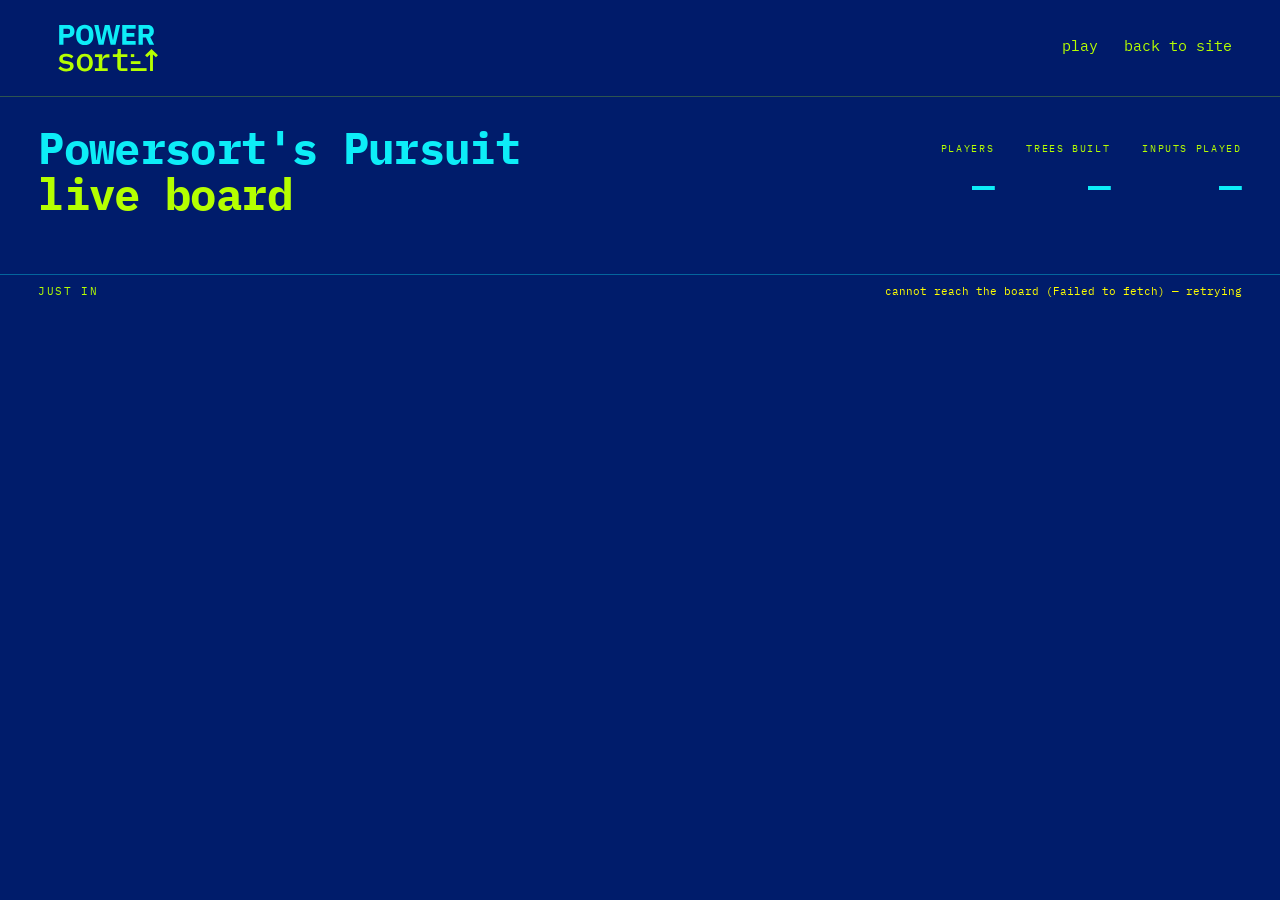
<file: pursuit-board.html>
<!DOCTYPE html>
<html lang="en">
<head>
<meta charset="UTF-8">
<meta name="viewport" content="width=device-width, initial-scale=1.0">
<title>Powersort's Pursuit — live board</title>
<meta name="description" content="The live leaderboard of a Powersort's Pursuit workshop board, for the big screen.">
<meta name="robots" content="noindex">
<link rel="icon" href="assets/powersort-logo-square.svg" type="image/svg+xml">
<link rel="preconnect" href="https://fonts.googleapis.com">
<link rel="preconnect" href="https://fonts.gstatic.com" crossorigin>
<link href="https://fonts.googleapis.com/css2?family=IBM+Plex+Mono:wght@400;500;600;700&family=IBM+Plex+Sans:wght@400;500;600;700&display=swap" rel="stylesheet">

<style>
/* the shared Powersort brand block, as in the game page */
:root {
  --darkblue: #001C6B;
  --blue: #380FFF;
  --lightblue: #0DEDF7;
  --green: #00D600;
  --lime: #B5FF00;
  --yellow: #FFFF00;
  --ink: #EAF2FF;
  --panel: rgba(56, 15, 255, 0.16);
  --panel-line: rgba(13, 237, 247, 0.35);
  --mono: "IBM Plex Mono", ui-monospace, SFMono-Regular, Menlo, monospace;
  --sans: "IBM Plex Sans", system-ui, -apple-system, "Segoe UI", sans-serif;
}
* { box-sizing: border-box; }
html { scroll-behavior: smooth; }
@media (prefers-reduced-motion: reduce) { html { scroll-behavior: auto; } }
body {
  margin: 0;
  background: var(--darkblue);
  color: var(--ink);
  font-family: var(--sans);
  font-size: 17px;
  line-height: 1.55;
  -webkit-font-smoothing: antialiased;
}
a { color: var(--lightblue); }
a:focus-visible, button:focus-visible, input:focus-visible, select:focus-visible {
  outline: 3px solid var(--yellow);
  outline-offset: 2px;
}
.site-header {
  display: flex; align-items: center; justify-content: space-between;
  gap: 1rem; padding: 0.9rem clamp(1rem, 4vw, 3rem);
  border-bottom: 1px solid rgba(181, 255, 0, 0.25);
  position: sticky; top: 0;
  background: rgba(0, 28, 107, 0.92);
  backdrop-filter: blur(6px);
  z-index: 20;
}
.brand { display: flex; align-items: center; gap: 0.9rem; text-decoration: none; }
.brand-logo-tight { width: 118px; height: auto; display: block; }
.site-nav { display: flex; gap: clamp(0.6rem, 2vw, 1.6rem); flex-wrap: wrap; align-items: baseline; }
.site-nav a {
  font-family: var(--mono); font-size: 0.92rem; color: var(--lime);
  text-decoration: none; border-bottom: 2px solid transparent; padding-bottom: 2px;
}
.site-nav a:hover { border-bottom-color: var(--lime); }
.act { padding: clamp(1.6rem, 4vw, 2.6rem) clamp(1rem, 4vw, 3rem); }
.act + .act { border-top: 1px solid rgba(181, 255, 0, 0.25); }
.act-head { max-width: 900px; }
.eyebrow {
  font-family: var(--mono); font-size: 0.85rem; letter-spacing: 0.18em;
  text-transform: uppercase; color: var(--lime);
}
h1, h2 {
  font-family: var(--mono); font-weight: 700; color: var(--lightblue);
  line-height: 1.08; margin: 0.5rem 0 1rem; letter-spacing: -0.015em;
}
h1 { font-size: clamp(1.8rem, 4.4vw, 2.9rem); }
h1 em, h2 em { font-style: normal; color: var(--lime); }
.lede { font-size: clamp(1rem, 1.6vw, 1.1rem); max-width: 68ch; color: var(--ink); }
.lede strong { color: var(--lime); font-weight: 600; }
.btn {
  font-family: var(--mono); font-size: 0.95rem; font-weight: 600;
  color: var(--lightblue); background: transparent;
  border: 2px solid var(--lightblue); border-radius: 999px;
  padding: 0.5rem 1.15rem; cursor: pointer; text-decoration: none;
  display: inline-block; transition: transform 120ms ease, background 120ms ease, color 120ms ease;
}
.btn:hover { transform: translateY(-1px); background: rgba(13, 237, 247, 0.12); }
.btn-lime { color: var(--darkblue); background: var(--lime); border-color: var(--lime); }
.btn-lime:hover { background: var(--yellow); border-color: var(--yellow); }
.btn[disabled] { opacity: 0.45; cursor: not-allowed; transform: none; }
.ctl { display: flex; flex-direction: column; gap: 0.3rem; }
.ctl > span {
  font-family: var(--mono); font-size: 0.72rem; letter-spacing: 0.1em;
  color: var(--lime); text-transform: uppercase;
}
.ctl select, .ctl input {
  font-family: var(--mono); font-size: 0.92rem; color: var(--ink);
  background: rgba(0, 0, 0, 0.25); border: 1.5px solid var(--panel-line);
  border-radius: 8px; padding: 0.42rem 0.6rem;
}
.panel {
  border: 1px solid var(--panel-line); border-radius: 14px;
  background: var(--panel); padding: 1rem; min-width: 0;
}
.panel-title {
  font-family: var(--mono); font-size: 0.8rem; letter-spacing: 0.12em;
  text-transform: uppercase; color: var(--lime); margin-bottom: 0.7rem;
}
.site-footer {
  border-top: 1px solid rgba(181, 255, 0, 0.25);
  padding: 1.6rem clamp(1rem, 4vw, 3rem) 2.4rem;
  display: flex; align-items: center; gap: 1.2rem; flex-wrap: wrap;
}
.site-footer p { font-family: var(--mono); font-size: 0.85rem; margin: 0; color: var(--lightblue); }
.code-comment { color: #8FB3FF; }
.code-keyword { color: var(--lime); font-weight: 600; }
.code-func    { color: var(--lightblue); }
.code-number  { color: #CFE8FF; }

/* ============================================================
   LIVE BOARD — built for a projector: big type, no interaction
   ============================================================ */
body { overflow-x: hidden; }
.screen { padding: clamp(1rem, 2.2vw, 2rem) clamp(1rem, 3vw, 3rem) 1rem; }

.screen-head { display: flex; align-items: flex-end; justify-content: space-between; gap: 1.5rem; flex-wrap: wrap; margin-bottom: clamp(.8rem, 1.6vw, 1.6rem); }
.screen-head h1 { font-size: clamp(1.6rem, 3.4vw, 3rem); margin: 0; line-height: 1.05; }
.screen-head h1 em { color: var(--lime); font-style: normal; }
.head-right { display: flex; align-items: flex-end; gap: clamp(1rem, 2.5vw, 2.5rem); }
.stat { text-align: right; }
.stat .k { display: block; font-family: var(--mono); font-size: clamp(.6rem, .8vw, .72rem); letter-spacing: .16em; text-transform: uppercase; color: var(--lime); }
.stat .v { font-family: var(--mono); font-weight: 700; font-size: clamp(1.4rem, 3vw, 2.6rem); color: var(--lightblue); letter-spacing: -.02em; font-variant-numeric: tabular-nums; }
.board-chip {
  font-family: var(--mono); font-size: clamp(.8rem, 1.3vw, 1.1rem); font-weight: 600;
  color: var(--darkblue); background: var(--lightblue); border-radius: 999px; padding: .1rem .8rem;
}

.grid { display: grid; grid-template-columns: repeat(auto-fill, minmax(clamp(230px, 22vw, 340px), 1fr)); gap: clamp(.6rem, 1.1vw, 1rem); }
.card {
  position: relative; background: var(--panel); border: 1.5px solid var(--panel-line); border-radius: 14px;
  padding: clamp(.6rem, 1vw, .9rem) clamp(.7rem, 1.1vw, 1rem); overflow: hidden;
}
.card.is-empty { opacity: .45; }
.card.is-opt { border-color: var(--green); }
.card.just-in { animation: flash 2.4s ease-out; }
@keyframes flash {
  0% { border-color: var(--yellow); box-shadow: 0 0 0 6px rgba(255,255,0,.28); }
  100% { box-shadow: 0 0 0 0 rgba(255,255,0,0); }
}
.card .lvl {
  font-family: var(--mono); font-size: clamp(.58rem, .75vw, .68rem); letter-spacing: .12em; text-transform: uppercase;
  color: var(--darkblue); background: var(--lightblue); border-radius: 999px; padding: .02rem .5rem; font-weight: 600;
}
.card .lvl.custom { background: rgba(13,237,247,.2); color: var(--lightblue); }
.card .name { font-family: var(--mono); font-size: clamp(.8rem, 1.1vw, 1.05rem); color: var(--lightblue); font-weight: 600; margin-left: .4rem; }
.card .runs { font-family: var(--mono); font-size: clamp(.6rem, .75vw, .7rem); color: rgba(234,242,255,.5); margin-top: .15rem; }
.card .best { display: flex; align-items: baseline; gap: .5rem; margin-top: .35rem; flex-wrap: wrap; }
.card .cost { font-family: var(--mono); font-weight: 700; font-size: clamp(1.5rem, 2.8vw, 2.3rem); color: var(--lime); letter-spacing: -.02em; font-variant-numeric: tabular-nums; line-height: 1.05; }
.card.is-opt .cost { color: var(--green); }
.card .holder { font-family: var(--mono); font-size: clamp(.72rem, 1vw, .95rem); color: var(--ink); min-width: 0; overflow: hidden; text-overflow: ellipsis; white-space: nowrap; }
.card .marks { display: inline-flex; gap: .3rem; align-items: center; }
.card .star { color: var(--green); }
.card .arm { width: 1.05em; height: 1.05em; color: var(--lime); display: inline-block; vertical-align: -.15em; }
.card .arm svg { width: 100%; height: 100%; fill: currentColor; display: block; }
.card .runners { font-family: var(--mono); font-size: clamp(.62rem, .8vw, .74rem); color: rgba(234,242,255,.62); margin-top: .25rem; line-height: 1.6; }
.card .runners span { color: rgba(234,242,255,.85); }
.card .foot { font-family: var(--mono); font-size: clamp(.58rem, .72vw, .68rem); color: rgba(234,242,255,.42); margin-top: .35rem; }
.card .none { font-family: var(--mono); font-size: clamp(.72rem, 1vw, .9rem); color: rgba(234,242,255,.5); margin-top: .4rem; }
.card .bar { position: absolute; left: 0; bottom: 0; height: 3px; background: var(--lime); opacity: .5; }
.card.is-opt .bar { background: var(--green); }

.section-title { font-family: var(--mono); font-size: clamp(.62rem, .8vw, .72rem); letter-spacing: .16em; text-transform: uppercase; color: var(--lime); margin: clamp(1rem, 1.8vw, 1.6rem) 0 .5rem; }

.ticker { position: sticky; bottom: 0; margin-top: clamp(.8rem, 1.6vw, 1.4rem); border-top: 1px solid var(--panel-line); background: var(--darkblue); padding: .5rem clamp(1rem, 3vw, 3rem); display: flex; align-items: center; gap: 1.2rem; }
.ticker .label { font-family: var(--mono); font-size: .68rem; letter-spacing: .14em; text-transform: uppercase; color: var(--lime); white-space: nowrap; }
.ticker .items { display: flex; gap: 1.6rem; overflow: hidden; font-family: var(--mono); font-size: clamp(.68rem, .95vw, .85rem); color: rgba(234,242,255,.75); white-space: nowrap; }
.ticker .items b { color: var(--lightblue); font-weight: 600; }
.ticker .items i { color: var(--lime); font-style: normal; }
.status { font-family: var(--mono); font-size: .68rem; color: rgba(234,242,255,.45); margin-left: auto; white-space: nowrap; }
.status.is-err { color: var(--yellow); }
.setup { max-width: 44rem; margin: 10vh auto; font-family: var(--mono); font-size: .9rem; line-height: 1.8; color: var(--ink); }
.setup code { color: var(--lightblue); }
.setup h2 { font-size: 1.4rem; }
@media (prefers-reduced-motion: reduce) { .card.just-in { animation: none; } }
</style>
<!-- GoatCounter analytics -->
<script data-goatcounter="https://power-sort.goatcounter.com/count"
        async src="//gc.zgo.at/count.js"></script>
</head>
<body>

<header class="site-header">
  <a class="brand" href="index.html" aria-label="Powersort home"><svg class="brand-logo-tight" viewBox="0 0 700 400" xmlns="http://www.w3.org/2000/svg" role="img" aria-label="Powersort"> <g transform="translate(-603.26978,-337.98157)"> <path fill="#b5ff00" d="m 664.42969,659.43359 12.99609,-11.63281 c 8.72656,9.50391 19.39453,14.73438 34.32422,14.73438 13.57812,0 22.88672,-4.45704 22.88672,-14.34375 0,-8.53516 -6.79297,-10.85938 -15.32422,-12.02735 l -15.90234,-2.51953 c -15.70704,-2.32812 -33.35157,-7.94922 -33.35157,-28.50781 0,-20.36328 17.0625,-31.22266 42.66016,-31.22266 18.61719,0 32,5.82031 41.11328,15.70703 L 742,602.03125 c -5.23438,-6.00781 -14.34375,-12.01953 -30.05469,-12.01953 -13.76953,0 -21.14062,4.65625 -21.14062,13.3789 0,8.53516 6.98047,10.85938 15.32031,12.02344 l 15.90234,2.52344 c 15.90235,2.32812 33.35547,7.75781 33.35547,28.30859 0,20.16797 -16.67578,32.38672 -44.01953,32.38672 -21.52734,0 -37.42969,-7.5625 -46.93359,-19.19922" /> <path fill="#b5ff00" d="m 774.24609,626.27344 c 0,-32 18.03516,-52.35938 47.51172,-52.35938 29.47656,0 47.50781,20.35938 47.50781,52.35938 0,32 -18.03125,52.35937 -47.50781,52.35937 -29.47656,0 -47.51172,-20.35937 -47.51172,-52.35937 m 72.91407,7.5625 v -15.1211 c 0,-18.61718 -10.08204,-28.12109 -25.40235,-28.12109 -15.32422,0 -25.40625,9.50391 -25.40625,28.12109 v 15.1211 c 0,18.61718 10.08203,28.12109 25.40625,28.12109 15.32031,0 25.40235,-9.50391 25.40235,-28.12109" /> <path fill="#b5ff00" d="m 881.77344,659.24219 h 22.50781 v -65.9336 h -22.50781 v -17.0664 h 43.64453 v 26.5664 h 1.16406 c 3.87891,-13.96484 12.60547,-26.5664 32.96484,-26.5664 h 7.96485 v 20.16797 h -15.71875 c -17.25781,0 -26.375,11.4414 -26.375,25.40625 v 37.42578 h 32.20312 v 17.0664 h -75.84765 z m 0,0" /> <path fill="#b5ff00" d="m 1040.1172,676.30859 c -17.457,0 -25.5977,-10.47265 -25.5977,-25.40625 v -57.59375 h -26.77341 v -17.0664 h 17.85161 c 7.371,0 10.2773,-2.51953 10.2773,-10.27735 v -21.0664 h 19.7813 v 31.34375 h 38.6015 v 17.0664 h -38.6015 v 65.9336 h 38.6015 v 17.0664 z m 0,0" /> <path fill="#b5ff00" d="m 1094.6836,659.24219 h 93.6172 v 17.0664 h -93.6172 z m 0,0" /> <path fill="#b5ff00" d="m 1094.6836,617.74219 h 56.9609 v 17.0664 h -56.9609 z m 0,0" /> <path fill="#b5ff00" d="m 1094.6836,576.24219 h 20.3047 v 17.0664 h -20.3047 z m 0,0" /> <path fill="#b5ff00" d="m 1255.5703,583.23047 -38.3125,-38.3125 -12.0703,12.0664 -26.2461,26.2461 12.0664,12.0664 17.7149,-17.71093 v 98.57031 h 17.0664 v -98.57031 l 17.7148,17.71093 z m 0,0" /> <path fill="#0dedf7" d="M 669.53125,520.46875 V 403.375 h 55.35547 c 21.80859,0 35.5664,15.26953 35.5664,37.41016 0,22.14843 -13.75781,37.41406 -35.5664,37.41406 h -29.85938 v 42.26953 z m 25.49609,-64.41797 h 26.84375 c 7.55078,0 12.24219,-4.02344 12.24219,-11.57031 v -7.38672 c 0,-7.54688 -4.69141,-11.57031 -12.24219,-11.57031 h -26.84375 z m 0,0" /> <path fill="#0dedf7" d="m 770.01953,461.92578 c 0,-39.75781 20.46484,-60.5625 51.5,-60.5625 31.03516,0 51.5,20.80469 51.5,60.5625 0,39.75781 -20.46484,60.55859 -51.5,60.55859 -31.03516,0 -51.5,-20.80078 -51.5,-60.55859 m 75.99219,8.71875 v -17.44531 c 0,-18.61719 -9.22656,-29.1875 -24.49219,-29.1875 -15.26562,0 -24.49219,10.57031 -24.49219,29.1875 v 17.44531 c 0,18.625 9.22657,29.19141 24.49219,29.19141 15.26563,0 24.49219,-10.56641 24.49219,-29.19141" /> <path fill="#0dedf7" d="M 903.89062,520.46875 877.38281,403.375 h 25.16406 l 11.07422,56.20312 6.20703,32.53907 h 0.5 l 7.38282,-32.53907 12.91797,-56.20312 h 27.84375 l 13.08984,56.20312 7.21094,32.53907 h 0.5039 l 6.20703,-32.53907 11.23833,-56.20312 h 24.1562 l -27.1758,117.09375 h -29.02341 l -14.76172,-63.41016 -5.70313,-25.66406 h -0.5039 l -5.8711,25.66406 -14.76172,63.41016 z m 0,0" /> <path fill="#0dedf7" d="M 1043.6367,520.46875 V 403.375 h 79.6836 v 22.65234 h -54.1875 v 23.98828 h 46.4688 v 22.47657 h -46.4688 v 25.33203 h 54.1875 v 22.64453 z m 0,0" /> <path fill="#0dedf7" d="m 1165.9297,520.46875 h -25.4961 V 403.375 h 55.5234 c 21.6407,0 35.3985,15.10156 35.3985,37.41016 0,15.77343 -7.0469,28.35156 -21.3086,33.71875 l 22.9844,45.96484 h -28.3477 l -20.4688,-42.94141 h -18.2851 z m 26.8398,-64.41797 c 7.5508,0 12.2461,-4.02344 12.2461,-11.57031 v -7.38672 c 0,-7.54688 -4.6953,-11.57031 -12.2461,-11.57031 h -26.8398 v 30.52734 z m 0,0" /> </g> </svg></a>
  <nav class="site-nav" aria-label="Pages">
    <a href="powersorts-pursuit.html">play</a>
    <a href="index.html">back to site</a>
  </nav>
</header>

<main class="screen" id="screen">
  <div class="screen-head">
    <h1>Powersort's Pursuit<br><em id="boardName">live board</em></h1>
    <div class="head-right">
      <div class="stat"><span class="k">players</span><span class="v" id="sPlayers">—</span></div>
      <div class="stat"><span class="k">trees built</span><span class="v" id="sTrees">—</span></div>
      <div class="stat"><span class="k">inputs played</span><span class="v" id="sInputs">—</span></div>
    </div>
  </div>

  <div id="body"></div>
</main>

<div class="ticker">
  <span class="label">just in</span>
  <div class="items" id="ticker"></div>
  <span class="status" id="status">connecting…</span>
</div>

<script>
"use strict";

/* ==========================================================================
   MERGE TREES  --  the same two helpers the lab and the workshop use.
     leaf(i, len)   the i-th input run
     merge(a, b)    one merge of two adjacent trees
   The merge cost is the sum of the lengths of all internal nodes.
   A node also carries h, its height: 0 for a run, 1 + max(children) otherwise,
   which is the row the game draws it in.
   ========================================================================== */
/* @shared-begin  (build.py copies this block into worker/src/merge-tree.js) */
function leaf(i, len) { return { lo: i, hi: i, len, left: null, right: null, h: 0 }; }
function merge(a, b) { return { lo: a.lo, hi: b.hi, len: a.len + b.len, left: a, right: b, h: Math.max(a.h, b.h) + 1 }; }
function mergeCost(t) { return t.left === null ? 0 : t.len + mergeCost(t.left) + mergeCost(t.right); }
const idOf = t => t.lo + ':' + t.hi;
const sum = a => a.reduce((x, y) => x + y, 0);

/* Positions, the workshop's "style A": position k merges the blocks currently at
   k and k+1, counting all blocks from the left.  Any prefix of a full merge
   sequence is a valid game in progress, so this returns a forest. */
function buildForest(runs, positions) {
  const blocks = runs.map((len, i) => leaf(i, len));
  positions.forEach((k, step) => {
    if (!Number.isInteger(k) || k < 0 || k + 1 >= blocks.length)
      throw new Error(`merge ${step + 1}: position ${k} is out of range (there are ${blocks.length} blocks, so 0 … ${blocks.length - 2})`);
    blocks.splice(k, 2, merge(blocks[k], blocks[k + 1]));
  });
  return blocks;
}

/* Tree literals: a run is its length, a merge is "(left right)".  This is the
   human-readable form of the export and is accepted on import. */
function treeLiteral(t) { return t.left === null ? String(t.len) : `(${treeLiteral(t.left)} ${treeLiteral(t.right)})`; }
function forestLiteral(forest) { return forest.map(treeLiteral).join(' '); }

/* A short, stable fingerprint of a tree literal (cyrb53).  The server stores
   it so identical trees are entered once and so the page can recognise its
   own trees on the global board without anyone's tree being sent back. */
function treeHash(str) {
  let h1 = 0xdeadbeef, h2 = 0x41c6ce57;
  for (let i = 0; i < str.length; i++) {
    const ch = str.charCodeAt(i);
    h1 = Math.imul(h1 ^ ch, 2654435761);
    h2 = Math.imul(h2 ^ ch, 1597334677);
  }
  h1 = Math.imul(h1 ^ (h1 >>> 16), 2246822507) ^ Math.imul(h2 ^ (h2 >>> 13), 3266489909);
  h2 = Math.imul(h2 ^ (h2 >>> 16), 2246822507) ^ Math.imul(h1 ^ (h1 >>> 13), 3266489909);
  return (h2 >>> 0).toString(16).padStart(8, '0') + (h1 >>> 0).toString(16).padStart(8, '0');
}
/* @shared-end */

/* Spans, the workshop's "style B": (i, j) merges the two blocks that together
   cover runs i..j.  Order-free; sorting by width puts children before parents. */
function spansToPositions(r, spans) {
  const blocks = []; for (let i = 0; i < r; i++) blocks.push([i, i]);
  const out = [];
  const sorted = spans.slice().sort((a, b) => (a[1] - a[0]) - (b[1] - b[0]));
  for (const [lo, hi] of sorted) {
    let k = -1;
    for (let i = 0; i + 1 < blocks.length; i++)
      if (blocks[i][0] === lo && blocks[i + 1][1] === hi) { k = i; break; }
    if (k < 0) throw new Error(`span (${lo}, ${hi}) does not match two adjacent blocks`);
    blocks.splice(k, 2, [lo, hi]);
    out.push(k);
  }
  return out;
}

function parseTreeLiteral(text) {
  const toks = text.match(/\(|\)|\d+/g) || [];
  let p = 0;
  const runs = [], spans = [];
  function node() {
    if (p >= toks.length) throw new Error('tree literal ends too early');
    const t = toks[p++];
    if (t === '(') {
      const a = node(), b = node();
      if (toks[p++] !== ')') throw new Error('each "(" must hold exactly two parts and a closing ")"');
      spans.push([a[0], b[1]]);
      return [a[0], b[1]];
    }
    if (t === ')') throw new Error('unexpected ")"');
    const v = parseInt(t, 10);
    if (!(v >= 1)) throw new Error('run lengths must be positive');
    runs.push(v);
    return [runs.length - 1, runs.length - 1];
  }
  while (p < toks.length) node();          // several trees = a forest = game in progress
  return { runs, positions: spansToPositions(runs.length, spans) };
}

/* ==========================================================================
   OPT  --  the cheapest tree of all, by dynamic programming (Knuth's
   monotonicity keeps it quadratic).  Hidden from players unless unlocked.
   ========================================================================== */
function optimal(runs) {
  const r = runs.length;
  if (r === 1) return leaf(0, runs[0]);
  const end = [0];
  runs.forEach(l => end.push(end[end.length - 1] + l));
  const cost = [], cut = [];
  for (let i = 0; i < r; i++) { cost.push(new Float64Array(r)); cut.push(new Int32Array(r)); }
  for (let i = 0; i < r; i++) cut[i][i] = i;
  for (let width = 2; width <= r; width++)
    for (let i = 0; i + width <= r; i++) {
      const j = i + width - 1;
      const from = Math.max(i, cut[i][j - 1]), to = Math.min(j - 1, cut[i + 1][j]);
      let best = Infinity, bestK = from;
      for (let k = from; k <= to; k++) {
        const c = cost[i][k] + cost[k + 1][j];
        if (c < best) { best = c; bestK = k; }
      }
      cost[i][j] = best + (end[j + 1] - end[i]);
      cut[i][j] = bestK;
    }
  const build = (i, j) => i === j ? leaf(i, runs[i]) : merge(build(i, cut[i][j]), build(cut[i][j] + 1, j));
  return build(0, r - 1);
}

/* Powersort itself, for the Easter egg: the tree Powersort's merge policy
   builds for these runs.  nodePower is the bit-fiddling from the CPython
   implementation: with the array as the unit interval, the power of the
   boundary between two runs is the depth of the first dyadic split that
   separates their midpoints.  Powersort keeps runs on a stack, each with the
   power of the boundary to its right, and merges the top with the current run
   as long as that power is larger than the next boundary's.  Ties are not
   merged early, so among equal powers the leftmost boundary ends up as the
   shallower node. */
function nodePower(s1, n1, n2, n) {
  let a = 2 * s1 + n1, b = a + n1 + n2, l = 0;
  for (;;) {
    l++;
    if (a >= n) { a -= n; b -= n; }
    else if (b >= n) break;
    a <<= 1; b <<= 1;
  }
  return l;
}
function powersortTree(runs) {
  const n = sum(runs);
  const X = [], P = [];                            // stack of trees and of their right-boundary powers
  let cur = leaf(0, runs[0]), start = 0;
  for (let i = 1; i < runs.length; i++) {
    const p = nodePower(start, runs[i - 1], runs[i], n);
    while (P.length && P[P.length - 1] > p) { P.pop(); cur = merge(X.pop(), cur); }
    X.push(cur); P.push(p);
    start += runs[i - 1];
    cur = leaf(i, runs[i]);
  }
  while (X.length) cur = merge(X.pop(), cur);
  return cur;
}

function entropy(runs) {                      // H in bits per element
  const n = sum(runs);
  return runs.reduce((a, l) => a + (l / n) * Math.log2(n / l), 0);
}

/* ==========================================================================
   LEVELS  --  presets of growing difficulty.  Hints give away no method.
   ========================================================================== */
function rtim(n) { if (n <= 3) return [n]; const h = n >> 1; return rtim(h).concat(rtim(h - 1), [(n & 1) + 1]); }

const PRESETS = [
  { id: 'steps',    name: 'first steps',         runs: [4, 4, 4, 4],
    hint: 'Four equal runs, three merges. There is more than one way to finish — and they do not all cost the same.' },
  { id: 'odd',      name: 'odd one out',         runs: [6, 2, 9],
    hint: 'A short run between two long ones. It has to join one of them first — which?' },
  { id: 'paper',    name: 'the paper’s example', runs: [5, 3, 3, 14, 1, 2],
    hint: 'The worked example from the Powersort paper. Can you beat n(H+2)? Can you reach nH?' },
  { id: 'stairs',   name: 'staircase',           runs: [1, 2, 4, 8, 16, 32],
    hint: 'Every run doubles the last. Balanced trees are not always the answer.' },
  { id: 'alt',      name: 'alternating',         runs: [8, 1, 8, 1, 8, 1, 8, 1],
    hint: 'Big, small, big, small. Does a small run join the block to its left, to its right — or another small run?' },
  { id: 'ramp',     name: 'the ramp',            runs: [1, 2, 3, 4, 5, 6, 7, 8],
    hint: 'Gently growing runs. Where should the small ones end up?' },
  { id: 'valley',   name: 'the valley',          runs: [16, 8, 4, 2, 1, 2, 4, 8, 16],
    hint: 'Runs shrink towards the middle and grow again. Start at the bottom of the valley?' },
  { id: 'spike',    name: 'the spike',           runs: [1, 1, 1, 1, 40, 1, 1, 1, 1],
    hint: 'One giant, eight dwarfs. Every merge that touches the giant costs at least 41.' },
  { id: 'fib',      name: 'fibonacci',           runs: [1, 1, 2, 3, 5, 8, 13, 21, 34],
    hint: 'Each run is the sum of the two before it. That is a strong hint about who should meet whom.' },
  { id: 'hills',    name: 'two hills',           runs: [1, 4, 16, 4, 1, 1, 4, 16, 4, 1],
    hint: 'Two symmetric hills. Think about the valley in the middle.' },
  { id: 'primes',   name: 'primes',              runs: [2, 3, 5, 7, 11, 13, 17, 19, 23, 29],
    hint: 'Slowly growing, no pattern to exploit. Ten runs, nine merges.' },
  { id: 'twelve',   name: 'a dozen',             runs: [7, 12, 3, 22, 5, 9, 14, 2, 8, 30, 4, 6],
    hint: 'No structure to lean on. Eleven merges; keep an eye on the running total.' },
  { id: 'twins',    name: 'twin spikes',         runs: [1, 1, 1, 20, 1, 1, 1, 1, 20, 1, 1, 1],
    hint: 'Two giants with dwarfs around and between them. Which dwarfs belong to which giant?' },
  { id: 'sixteen',  name: 'sixteen',             runs: [3, 40, 2, 5, 60, 1, 4, 7, 35, 2, 3, 50, 6, 2, 9, 45],
    hint: 'Long runs and short runs, mixed. The short ones are cheap to move — the long ones are not.' },
  { id: 'twenty',   name: 'twenty',              runs: [9, 4, 17, 2, 6, 11, 3, 8, 25, 5, 7, 2, 14, 6, 10, 3, 19, 4, 8, 12],
    hint: 'A random input with twenty runs. Nineteen merges: try to make a plan before the first one.' },
  { id: 'marathon', name: 'marathon',            runs: rtim(40).map(x => 5 * x),
    hint: 'A recursively built sequence of ' + rtim(40).length + ' runs that trips up a well-known merge rule. Pace yourself.' }
];

/* random inputs, the lab's generic generators (nothing here names a method) */
function rescale(parts, n) {
  const r = parts.length, s = sum(parts) || r;
  let out = parts.map(x => Math.max(1, Math.round(x / s * n)));
  let diff = n - sum(out);
  for (let g = 0; diff !== 0 && g < 4 * r + 8; g++) {
    const i = g % r;
    if (diff > 0) { out[i]++; diff--; } else if (out[i] > 1) { out[i]--; diff++; }
  }
  return out;
}
function randomComposition(n, r) {
  r = Math.max(1, Math.min(r, n));
  const cuts = new Set();
  while (cuts.size < r - 1) cuts.add(1 + Math.floor(Math.random() * (n - 1)));
  const c = [...cuts].sort((a, b) => a - b);
  const out = []; let prev = 0;
  for (const x of c) { out.push(x - prev); prev = x; }
  out.push(n - prev);
  return out;
}
const GENERATORS = [
  { id: 'random',    label: 'random composition',    make: (n, r) => randomComposition(n, r) },
  { id: 'geometric', label: 'geometric run lengths', make: (n, r) => rescale(Array.from({ length: r }, () => 1 - Math.log(1 - Math.random())), n) },
  { id: 'equal',     label: 'equal runs',            make: (n, r) => rescale(Array(r).fill(1), n) },
  { id: 'ramp',      label: 'ramp 1, 2, 3, …, r',    make: (n, r) => rescale(Array.from({ length: r }, (_, i) => i + 1), n) },
  { id: 'spike',     label: 'one huge run + tiny runs', make: (n, r) => rescale([Math.max(1, n - r + 1)].concat(Array(Math.max(0, r - 1)).fill(1)), n) },
  { id: 'halving',   label: 'halving 2n, n, n/2, …',  make: (n, r) => { const out = []; let x = 1;
      for (let i = 0; i < r; i++) { out.unshift(x); x *= 2; } return rescale(out, n); } },
  { id: 'shuffleramp', label: 'shuffled ramp',       make: (n, r) => { const a = rescale(Array.from({ length: r }, (_, i) => i + 1), n);
      for (let i = a.length - 1; i > 0; i--) { const j = Math.floor(Math.random() * (i + 1)); [a[i], a[j]] = [a[j], a[i]]; } return a; } }
];

/* ==========================================================================
   IMPORT / EXPORT
   The export is valid Python and matches the workshop's policy(runs) output:
       runs   = [5, 3, 3, 14, 1, 2]
       merges = [4, 3, 0, 0, 0]      # positions, in play order
   plus a tree literal and the numbers, as comments.
   ========================================================================== */
const fmt = (x, d = 2) => Number.isFinite(x) ? x.toFixed(d) : '—';
const fmtInt = x => Math.round(x).toLocaleString('en-US');

function exportText(runs, positions, { url } = {}) {
  const forest = buildForest(runs, positions);
  const n = sum(runs), H = entropy(runs), cost = sum(forest.map(mergeCost));
  const done = forest.length === 1;
  const lines = [
    "# Powersort's Pursuit \u2014 merge tree" + (done ? '' : ' (game in progress, ' + positions.length + ' of ' + (runs.length - 1) + ' merges)'),
    url ? '# ' + url : null,
    'runs = [' + runs.join(', ') + ']',
    'merges = [' + positions.join(', ') + ']' + (positions.length ? '   # position k = merge blocks k and k+1, counting all current blocks from the left' : ''),
    'tree = "' + forestLiteral(forest) + '"',
    `# cost = ${cost}   n = ${n}   nH = ${fmt(n * H)}   n(H+2) = ${fmt(n * (H + 2))}`
  ];
  return lines.filter(x => x !== null).join('\n') + '\n';
}

/* balanced-bracket slice after "name =" (a "name=1,2,3" inside a URL comment is skipped) */
function pyList(text, name) {
  const re = new RegExp('(^|[^\\w])' + name + '\\s*[=:]\\s*', 'gm');
  let m;
  while ((m = re.exec(text))) {
    const i = m.index + m[0].length, open = text[i];
    if (open === '"' || open === "'") { const j = text.indexOf(open, i + 1); if (j > 0) return text.slice(i + 1, j); continue; }
    if (open !== '[' && open !== '(') continue;
    let depth = 0;
    for (let j = i; j < text.length; j++) {
      if (text[j] === '[' || text[j] === '(') depth++;
      else if (text[j] === ']' || text[j] === ')') { depth--; if (depth === 0) return text.slice(i, j + 1); }
    }
  }
  return null;
}
const intsIn = s => (s.match(/-?\d+/g) || []).map(Number);

/* Every element is a pair "(i, j)" -> spans; otherwise ints -> positions */
function mergesFromList(listText, r) {
  const inner = listText.trim().replace(/^[\[(]/, '').replace(/[\])]$/, '');
  const pairs = inner.match(/[\[(]\s*-?\d+\s*,\s*-?\d+\s*[\])]/g);
  if (pairs && intsIn(inner).length === 2 * pairs.length) {
    const spans = pairs.map(p => intsIn(p));
    for (const [lo, hi] of spans)
      if (!(0 <= lo && lo < hi && hi < r)) throw new Error(`span (${lo}, ${hi}) is out of range for ${r} runs`);
    return spansToPositions(r, spans);
  }
  return intsIn(inner);
}

/* Returns { runs, positions }.  currentRuns is used when the text only says
   which merges to make. */
function parseImport(text, currentRuns) {
  text = text.trim();
  if (!text) throw new Error('nothing to import');
  let runs = null, positions = null;

  const tryJSON = () => { try { return JSON.parse(text); } catch (e) { return undefined; } };
  const j = tryJSON();
  if (j && typeof j === 'object' && !Array.isArray(j) && (j.runs || j.merges || j.tree)) {
    if (j.tree && !j.runs) return parseTreeLiteral(String(j.tree));
    runs = j.runs ? j.runs.map(Number) : currentRuns.slice();
    positions = j.merges ? mergesFromList(JSON.stringify(j.merges), runs.length) : [];
  } else {
    const rl = pyList(text, 'runs'), ml = pyList(text, 'merges'), tl = pyList(text, 'tree');
    if (rl || ml) {
      runs = rl ? intsIn(rl) : currentRuns.slice();
      positions = ml ? mergesFromList(ml, runs.length) : [];
    } else if (tl) {
      return parseTreeLiteral(tl);
    } else if (/^\(/.test(text.replace(/^\s*#.*$/gm, '').trim())) {
      return parseTreeLiteral(text.replace(/^\s*#.*$/gm, ''));
    } else {
      /* a bare list of numbers: the merges for the current input */
      runs = currentRuns.slice();
      positions = mergesFromList(text, runs.length);
    }
  }
  if (!runs.length || runs.some(x => !(Number.isInteger(x) && x >= 1))) throw new Error('run lengths must be positive integers');
  if (positions.length > runs.length - 1) throw new Error(`${positions.length} merges, but ${runs.length} runs allow only ${runs.length - 1}`);
  buildForest(runs, positions);                 // validates, throws with a plain message
  return { runs, positions };
}

/* ==========================================================================
   URL  --  ?runs=5,3,3,14,1,2  opens the page on that input;
            &merges=4,3,0,0,0  or  &tree=((5 3) ...)  also loads a tree.
   ========================================================================== */
function readURL() {
  const q = new URLSearchParams(location.search);
  const out = { secret: q.has('opt') || location.hash === '#opt' };
  out.board = (q.get('board') || '').toLowerCase() || null;
  out.gate = q.has('gate') ? !/^(0|off|no|false)$/i.test(q.get('gate') || '') : null;
  out.api = q.get('api') || null;
  const rs = q.get('runs');
  if (rs) {
    const runs = intsIn(rs).filter(x => x >= 1);
    if (runs.length) {
      out.runs = runs;
      try {
        if (q.get('tree')) out.positions = parseTreeLiteral(q.get('tree')).positions;
        else if (q.get('merges')) out.positions = mergesFromList(q.get('merges'), runs.length);
        if (out.positions) buildForest(runs, out.positions);
      } catch (e) { out.positions = null; out.warn = e.message; }
    }
  } else if (q.get('tree')) {
    try { Object.assign(out, parseTreeLiteral(q.get('tree'))); } catch (e) { out.warn = e.message; }
  }
  return out;
}
function pageURL(runs, positions, extra) {
  const u = new URL(location.href);
  u.search = ''; u.hash = '';
  u.searchParams.set('runs', runs.join(','));
  if (positions && positions.length) u.searchParams.set('merges', positions.join(','));
  for (const k in (extra || {})) if (extra[k] !== null && extra[k] !== undefined) u.searchParams.set(k, extra[k]);
  return u.toString().replace(/%2C/g, ',');
}
function syncURL(runs, extra) {
  try { history.replaceState(null, '', pageURL(runs, null, extra)); } catch (e) { /* file:// may refuse */ }
}

/* ==========================================================================
   SOUND  --  a synthesised pop (pitch falls with the size of the merge) and a
   splash of filtered noise.  Nothing is loaded from the network.
   ========================================================================== */
let actx = null;
function audio() {
  if (!actx) actx = new (window.AudioContext || window.webkitAudioContext)();
  if (actx.state === 'suspended') actx.resume();
  return actx;
}
function pop(size) {                             // size: share of n in the new block, 0..1
  if (!state.sound) return;
  try {
    const c = audio(), t = c.currentTime;
    const o = c.createOscillator(), g = c.createGain();
    const f0 = 880 - 560 * Math.min(1, Math.max(0, size));
    o.type = 'sine';
    o.frequency.setValueAtTime(f0, t);
    o.frequency.exponentialRampToValueAtTime(f0 * 0.28, t + 0.13);
    g.gain.setValueAtTime(0.0001, t);
    g.gain.exponentialRampToValueAtTime(0.45, t + 0.008);
    g.gain.exponentialRampToValueAtTime(0.0001, t + 0.17);
    o.connect(g).connect(c.destination);
    o.start(t); o.stop(t + 0.2);

    const len = Math.floor(c.sampleRate * 0.13);
    const buf = c.createBuffer(1, len, c.sampleRate), d = buf.getChannelData(0);
    for (let i = 0; i < len; i++) d[i] = (Math.random() * 2 - 1) * Math.pow(1 - i / len, 2.2);
    const s = c.createBufferSource(); s.buffer = buf;
    const bp = c.createBiquadFilter(); bp.type = 'bandpass'; bp.frequency.value = 2600; bp.Q.value = 0.9;
    const g2 = c.createGain(); g2.gain.value = 0.16;
    s.connect(bp).connect(g2).connect(c.destination);
    s.start(t + 0.01);
  } catch (e) { /* audio is optional */ }
}
function fanfare(best, opt) {
  if (!state.sound) return;
  try {
    const c = audio(), t = c.currentTime;
    const notes = opt ? [523.25, 659.25, 783.99, 1046.5, 1318.5] : best ? [523.25, 659.25, 783.99, 1046.5] : [523.25, 659.25, 783.99];
    notes.forEach((f, i) => {
      const o = c.createOscillator(), g = c.createGain();
      o.type = 'triangle'; o.frequency.value = f;
      const t0 = t + i * 0.11;
      g.gain.setValueAtTime(0.0001, t0);
      g.gain.exponentialRampToValueAtTime(0.25, t0 + 0.02);
      g.gain.exponentialRampToValueAtTime(0.0001, t0 + 0.42);
      o.connect(g).connect(c.destination);
      o.start(t0); o.stop(t0 + 0.45);
    });
  } catch (e) { /* optional */ }
}

/* a short "hnng!" for flexing the strong arm */
function flexSound() {
  if (!state.sound) return;
  try {
    const c = audio(), t = c.currentTime;
    [[196, 0, 0.22, 0.12], [261.63, 0.16, 0.5, 0.14]].forEach(([f, dt, dur, peak]) => {
      const o = c.createOscillator(), g = c.createGain(), lp = c.createBiquadFilter();
      o.type = 'sawtooth'; o.frequency.setValueAtTime(f * 0.9, t + dt); o.frequency.exponentialRampToValueAtTime(f, t + dt + 0.08);
      lp.type = 'lowpass'; lp.frequency.value = 900;
      g.gain.setValueAtTime(0.0001, t + dt); g.gain.exponentialRampToValueAtTime(peak, t + dt + 0.03);
      g.gain.exponentialRampToValueAtTime(0.0001, t + dt + dur);
      o.connect(lp).connect(g).connect(c.destination); o.start(t + dt); o.stop(t + dt + dur + 0.05);
    });
  } catch (e) { /* optional */ }
}

/* "Ta-daa!" plus a cheering crowd for an optimal tree.  Still all synthesised:
   a short pickup note, a sustained major chord with a little vibrato, and a
   swell of band-passed noise with a crowd-like flutter. */
function tadaa() {
  if (!state.sound) return;
  try {
    const c = audio(), t = c.currentTime;
    const out = c.createGain(); out.gain.value = 0.9; out.connect(c.destination);
    const brass = (f, t0, dur, peak) => {
      const o = c.createOscillator(), g = c.createGain(), lp = c.createBiquadFilter();
      o.type = 'sawtooth'; o.frequency.value = f;
      const vib = c.createOscillator(), vg = c.createGain();
      vib.frequency.value = 5.5; vg.gain.value = f * 0.006; vib.connect(vg).connect(o.frequency);
      lp.type = 'lowpass'; lp.frequency.setValueAtTime(900, t0); lp.frequency.linearRampToValueAtTime(2600, t0 + 0.12);
      g.gain.setValueAtTime(0.0001, t0);
      g.gain.exponentialRampToValueAtTime(peak, t0 + 0.04);
      g.gain.setValueAtTime(peak, t0 + dur * 0.7);
      g.gain.exponentialRampToValueAtTime(0.0001, t0 + dur);
      o.connect(lp).connect(g).connect(out);
      o.start(t0); vib.start(t0); o.stop(t0 + dur + 0.05); vib.stop(t0 + dur + 0.05);
    };
    brass(392.0, t, 0.18, 0.11);                                  // ta  (G4)
    [523.25, 659.25, 783.99, 1046.5].forEach((f, i) => brass(f, t + 0.2, 1.5, i === 3 ? 0.06 : 0.085));   // daa (C major)
    /* the crowd */
    const len = Math.floor(c.sampleRate * 2.4);
    const buf = c.createBuffer(1, len, c.sampleRate), d = buf.getChannelData(0);
    let flutter = 0;
    for (let i = 0; i < len; i++) {
      if ((i & 255) === 0) flutter = 0.55 + Math.random() * 0.45;   // voices coming and going
      d[i] = (Math.random() * 2 - 1) * flutter;
    }
    const src = c.createBufferSource(); src.buffer = buf;
    const bp = c.createBiquadFilter(); bp.type = 'bandpass'; bp.frequency.value = 1400; bp.Q.value = 0.7;
    const hp = c.createBiquadFilter(); hp.type = 'highpass'; hp.frequency.value = 500;
    const g = c.createGain();
    g.gain.setValueAtTime(0.0001, t + 0.15);
    g.gain.exponentialRampToValueAtTime(0.16, t + 0.55);
    g.gain.setValueAtTime(0.16, t + 1.5);
    g.gain.exponentialRampToValueAtTime(0.0001, t + 2.5);
    src.connect(hp).connect(bp).connect(g).connect(out);
    src.start(t + 0.15);
    /* a couple of whistles in the crowd */
    [0.45, 0.9].forEach((dt, i) => {
      const o = c.createOscillator(), wg = c.createGain();
      o.type = 'sine';
      o.frequency.setValueAtTime(1800 + i * 300, t + dt);
      o.frequency.exponentialRampToValueAtTime(2600 + i * 200, t + dt + 0.25);
      o.frequency.exponentialRampToValueAtTime(1900, t + dt + 0.5);
      wg.gain.setValueAtTime(0.0001, t + dt);
      wg.gain.exponentialRampToValueAtTime(0.03, t + dt + 0.08);
      wg.gain.exponentialRampToValueAtTime(0.0001, t + dt + 0.5);
      o.connect(wg).connect(out); o.start(t + dt); o.stop(t + dt + 0.55);
    });
  } catch (e) { /* optional */ }
}


/* ==========================================================================
   LIVE BOARD  --  one /top request every few seconds, nothing interactive.
   Trees never leave the server, so a projector cannot give solutions away:
   the page only ever receives cost, name and fingerprint.  ★ and the arm are
   worked out here, from the input's own OPT and Powersort trees.
   ========================================================================== */
const BOARD_URL = 'https://pursuit-board.wild-inter-net.workers.dev';
const $ = id => document.getElementById(id);
const qs = new URLSearchParams(location.search);
const API_RAW = (qs.get('api') || BOARD_URL || '').trim();
const API = API_RAW ? API_RAW.replace(/\/?$/, '/') : '';
const BOARD = (qs.get('board') || 'public').toLowerCase();
const EVERY = Math.max(3, Number(qs.get('every') || 10)) * 1000;   // seconds between refreshes
const ARM_SVG_BOARD = '<svg viewBox="0 0 512.002 512.002" aria-hidden="true" fill="currentColor"><path d="M429.733,343.339c4.738-72.763-16.131-145.064-34.625-193.154c-18.377-47.789-37.568-80.907-41.595-87.659 c-1.259-5.35-6.337-21.041-23.657-28.491c-3.877-2.517-23.569-14.974-47.256-24.098c-36.823-14.185-64.138-13.18-81.175,2.994 c-22.839,21.681-33.39,40.966-31.36,57.319c0.977,7.862,4.589,13.242,7.793,16.573c-0.186,1.672-0.155,3.581,0.26,5.7 c1.806,9.243,10.159,18.228,24.824,26.701c29.883,17.266,52.746,6.345,67.876-0.881c1.434-0.685,2.825-1.35,4.177-1.969 c2.26-1.035,3.26-0.574,3.688-0.378c2.499,1.152,4.887,5.396,6.115,8.674c-2.539,14.487-16.283,97.845-6.866,153.449 c-25.652-8.512-49.277-6.322-66.813-1.787c-20.467,5.295-35.851,14.417-42.806,19.066c-14.267-5.817-31.49-6.985-50.397-3.455 c-0.01-0.092-0.015-0.151-0.017-0.174c-0.381-4.145-3.86-7.317-8.023-7.317H82.578c-4.451,0-8.057,3.606-8.057,8.057v182.048 c0,4.451,3.606,8.057,8.057,8.057s8.057-3.606,8.057-8.057v-173.99h12.056c1.651,12.88,6.043,41.329,15.879,74.716 c15.143,51.401,36.242,91.86,62.854,120.603H82.578c-4.451,0-8.057,3.606-8.057,8.057c0,4.451,3.606,8.057,8.057,8.057h118.755 c3.369,0,6.381-2.096,7.553-5.254c1.172-3.159,0.256-6.712-2.298-8.91c-0.077-0.067-0.151-0.136-0.229-0.203 c16.282-6.622,30.434-15.486,42.205-26.443c3.148,0.202,6.191,0.289,9.085,0.289c13.965,0,24.462-1.984,26.643-2.43 c4.069-0.553,8.314-1.259,12.667-2.162c34.724-7.196,60.487-23.621,74.929-47.667c19.866,2.958,51.902-0.128,62.286-29.639 C440.717,370.989,436.663,355.056,429.733,343.339z M418.975,384.234c-9.587,27.236-47.807,18.525-49.413,18.146 c-3.621-0.873-7.379,0.855-9.071,4.181c-27.861,54.794-112.887,47.95-113.739,47.872c-0.883-0.083-1.763-0.014-2.607,0.19 c-12.708-1.411-26.582-5.176-37.976-13.723c-3.559-2.671-8.612-1.95-11.28,1.609c-2.671,3.559-1.95,8.611,1.609,11.28 c9.483,7.115,20.141,11.52,30.683,14.156c-9.772,7.084-21.018,12.879-33.607,17.306 c-49.688-53.612-67.911-141.339-73.519-177.321c13.378-2.596,30.751-3.48,45.541,3.916c2.768,1.384,6.098,1.052,8.548-0.844 c0.165-0.129,16.941-12.966,41.569-19.21c24.477-6.206,47.738-3.984,69.419,6.57c0.298,0.171,0.605,0.324,0.922,0.457 c6.618,3.3,13.09,7.371,19.401,12.23c1.464,1.128,3.194,1.674,4.909,1.674c2.415,0,4.804-1.081,6.39-3.142 c2.715-3.526,2.057-8.585-1.469-11.3c-6.456-4.971-12.904-9.065-19.289-12.434c-14.027-54.965,4.817-159.23,5.014-160.298 c0.219-1.195,0.165-2.424-0.157-3.595c-0.433-1.574-4.546-15.522-15.35-20.558c-3.734-1.74-9.753-3.096-17.222,0.328 c-1.426,0.653-2.894,1.355-4.409,2.079c-14.22,6.791-30.335,14.486-52.868,1.469c-15.669-9.052-17.476-15.403-17.109-16.817 c1.136-1.758,1.548-3.897,1.132-5.966c-0.463-2.299-1.904-4.282-3.949-5.433c-0.042-0.023-4.271-2.753-5.02-8.79 c-0.769-6.189,1.648-20.09,26.463-43.646c24.986-23.728,87.21,8.756,109.076,23.27c0.447,0.298,0.922,0.549,1.418,0.752 c12.631,5.149,14.842,17.593,14.92,18.051c0.159,1.074,0.534,2.105,1.1,3.03c0.807,1.316,76.889,127.027,75.263,256.257 c-0.378-0.277-0.752-0.541-1.117-0.791c-3.678-2.504-8.69-1.551-11.194,2.126c-2.504,3.678-1.552,8.69,2.126,11.194 C404.362,338.678,428.964,355.837,418.975,384.234z"/><path d="M294.474,349.802c-43.914,43.329-119.853,26.859-120.617,26.687c-4.334-0.982-8.649,1.738-9.633,6.075 c-0.986,4.339,1.733,8.656,6.073,9.641c1.472,0.335,17.156,3.769,38.561,3.769c28.848,0,68.087-6.237,96.934-34.7 c3.167-3.125,3.201-8.227,0.076-11.394C302.743,346.712,297.643,346.676,294.474,349.802z"/><path d="M333.317,145.422c-4.131,1.648-6.143,6.334-4.499,10.466c0.241,0.605,23.924,61.309,11.079,131.941 c-0.796,4.378,2.108,8.572,6.486,9.369c0.488,0.089,0.972,0.131,1.451,0.131c3.819,0,7.211-2.727,7.918-6.617 c13.703-75.36-10.915-138.166-11.97-140.802C342.132,145.782,337.446,143.777,333.317,145.422z"/></svg>';

if (!API) {
  $('screen').innerHTML = '<div class="setup"><h2>Almost there</h2>' +
    '<p>This page needs the address of your leaderboard Worker. Open <code>pursuit-board.html</code> ' +
    '(or <code>src/part4_board.html</code> and rebuild) and put it into <code>const BOARD_URL</code>, ' +
    'or pass it once as <code>?api=https://…workers.dev</code>. See <code>leaderboard-readme.md</code>.</p></div>';
  $('status').textContent = 'no board configured';
}

const seen = new Map();                 // input -> best cost seen, so improvements can flash
let firstPaint = true;

function levelOf(input) {
  const i = PRESETS.findIndex(p => p.runs.join(',') === input);
  return i < 0 ? null : { i, preset: PRESETS[i] };
}
function timeAgo(t, now) {
  const s = Math.max(0, (now - t) / 1000);
  if (s < 45) return 'just now';
  if (s < 3600) return Math.floor(s / 60) + ' min ago';
  if (s < 86400) return Math.floor(s / 3600) + ' h ago';
  return new Date(t).toLocaleDateString();
}
const esc = s => String(s).replace(/[&<>"]/g, c => ({ '&': '&amp;', '<': '&lt;', '>': '&gt;', '"': '&quot;' }[c]));

function card(input, data, now) {
  const runs = input.split(',').map(Number);
  const lvl = levelOf(input);
  const opt = mergeCost(optimal(runs)), psHash = treeHash(treeLiteral(powersortTree(runs)));
  const n = runs.reduce((a, b) => a + b, 0), nH = n * entropy(runs);
  const best = data && data.entries[0];
  const isOpt = best && best.cost === opt;
  const marks = e => (e.cost === opt ? '<span class="star" title="optimal">★</span>' : '') +
    (e.hash === psHash ? `<span class="arm" title="Powersort’s pick">${ARM_SVG_BOARD}</span>` : '');
  /* how far the best tree sits inside the nH … n(H+2) band */
  const share = best ? Math.max(.06, Math.min(1, 1 - (best.cost - nH) / (2 * n))) : 0;
  const fresh = best && seen.has(input) && seen.get(input) > best.cost && !firstPaint;
  return `<div class="card${best ? '' : ' is-empty'}${isOpt ? ' is-opt' : ''}${fresh ? ' just-in' : ''}">` +
    `<div><span class="lvl${lvl ? '' : ' custom'}">${lvl ? 'level ' + (lvl.i + 1) : 'own input'}</span>` +
    `<span class="name">${esc(lvl ? lvl.preset.name : runs.length + ' runs')}</span></div>` +
    `<div class="runs">${runs.length} runs · n = ${fmtInt(n)} · nH = ${nH.toFixed(0)}</div>` +
    (best
      ? `<div class="best"><span class="cost">${fmtInt(best.cost)}</span><span class="marks">${marks(best)}</span>` +
        `<span class="holder">${esc(best.player)}</span></div>` +
        `<div class="runners">${data.entries.slice(1).map(e => `<span>${fmtInt(e.cost)}</span> ${esc(e.player)} ${marks(e)}`).join(' · ') || '&nbsp;'}</div>` +
        `<div class="foot">${data.total} ${data.total === 1 ? 'tree' : 'trees'} · ${timeAgo(data.last, now)}</div>` +
        `<div class="bar" style="width:${(share * 100).toFixed(1)}%"></div>`
      : `<div class="none">nobody yet</div><div class="foot">be the first</div>`) +
    '</div>';
}

function render(data) {
  const now = data.now || Date.now();
  $('boardName').textContent = data.board + ' · live';
  document.title = `Powersort's Pursuit — ${data.board} board`;
  $('sPlayers').textContent = fmtInt(data.stats.players || 0);
  $('sTrees').textContent = fmtInt(data.stats.trees || 0);
  $('sInputs').textContent = fmtInt(data.stats.inputs || 0);

  const byInput = new Map(data.inputs.map(d => [d.input, d]));
  const levelCards = PRESETS.map(p => card(p.runs.join(','), byInput.get(p.runs.join(',')), now)).join('');
  const others = data.inputs.filter(d => !levelOf(d.input)).sort((a, b) => b.last - a.last);
  $('body').innerHTML =
    `<div class="section-title">the levels</div><div class="grid">${levelCards}</div>` +
    (others.length ? `<div class="section-title">inputs of their own</div><div class="grid">${others.map(d => card(d.input, d, now)).join('')}</div>` : '');

  $('ticker').innerHTML = data.recent.map(e => {
    const lvl = levelOf(e.input);
    return `<span><b>${esc(e.player)}</b> ${esc(lvl ? lvl.preset.name : e.input.split(',').length + ' runs')} <i>${fmtInt(e.cost)}</i></span>`;
  }).join('') || '<span>no trees yet — the first one lands here</span>';

  for (const d of data.inputs) seen.set(d.input, d.entries[0].cost);
  firstPaint = false;
}

async function tick() {
  if (!API) return;
  try {
    const r = await fetch(API + 'top?b=' + encodeURIComponent(BOARD), { cache: 'no-store' });
    if (!r.ok) throw new Error((await r.json().catch(() => ({}))).error || ('HTTP ' + r.status));
    render(await r.json());
    const t = new Date().toLocaleTimeString();
    $('status').classList.remove('is-err');
    $('status').textContent = `updated ${t} · every ${Math.round(EVERY / 1000)} s`;
  } catch (e) {
    $('status').classList.add('is-err');
    $('status').textContent = 'cannot reach the board (' + e.message + ') — retrying';
  }
}
if (API) { tick(); setInterval(tick, EVERY); }

/* ---- gentle auto-scroll, so a long board still shows every level on a screen
   nobody touches.  Any manual scroll or key pauses it for half a minute;
   ?scroll=0 switches it off. ---- */
const AUTOSCROLL = !/^(0|off|no|false)$/i.test(qs.get('scroll') || '1') && !matchMedia('(prefers-reduced-motion: reduce)').matches;
let paused = 0, phase = 'down', hold = 0;
function overflow() { return document.documentElement.scrollHeight - innerHeight; }
function step() {
  if (!AUTOSCROLL || Date.now() < paused) return;
  const max = overflow();
  if (max < 24) { phase = 'down'; return; }
  if (hold > 0) { hold--; return; }
  if (phase === 'down') {
    scrollBy(0, 1);
    if (scrollY >= max - 1) { phase = 'up'; hold = 90; }        // ~3 s at the bottom
  } else {
    scrollTo({ top: 0, behavior: 'smooth' });
    phase = 'down'; hold = 90;                                   // and ~3 s at the top
  }
}
setInterval(step, 33);
for (const ev of ['wheel', 'touchstart', 'keydown', 'mousedown'])
  addEventListener(ev, () => { paused = Date.now() + 30000; }, { passive: true });
</script>
</body>
</html>
</file>
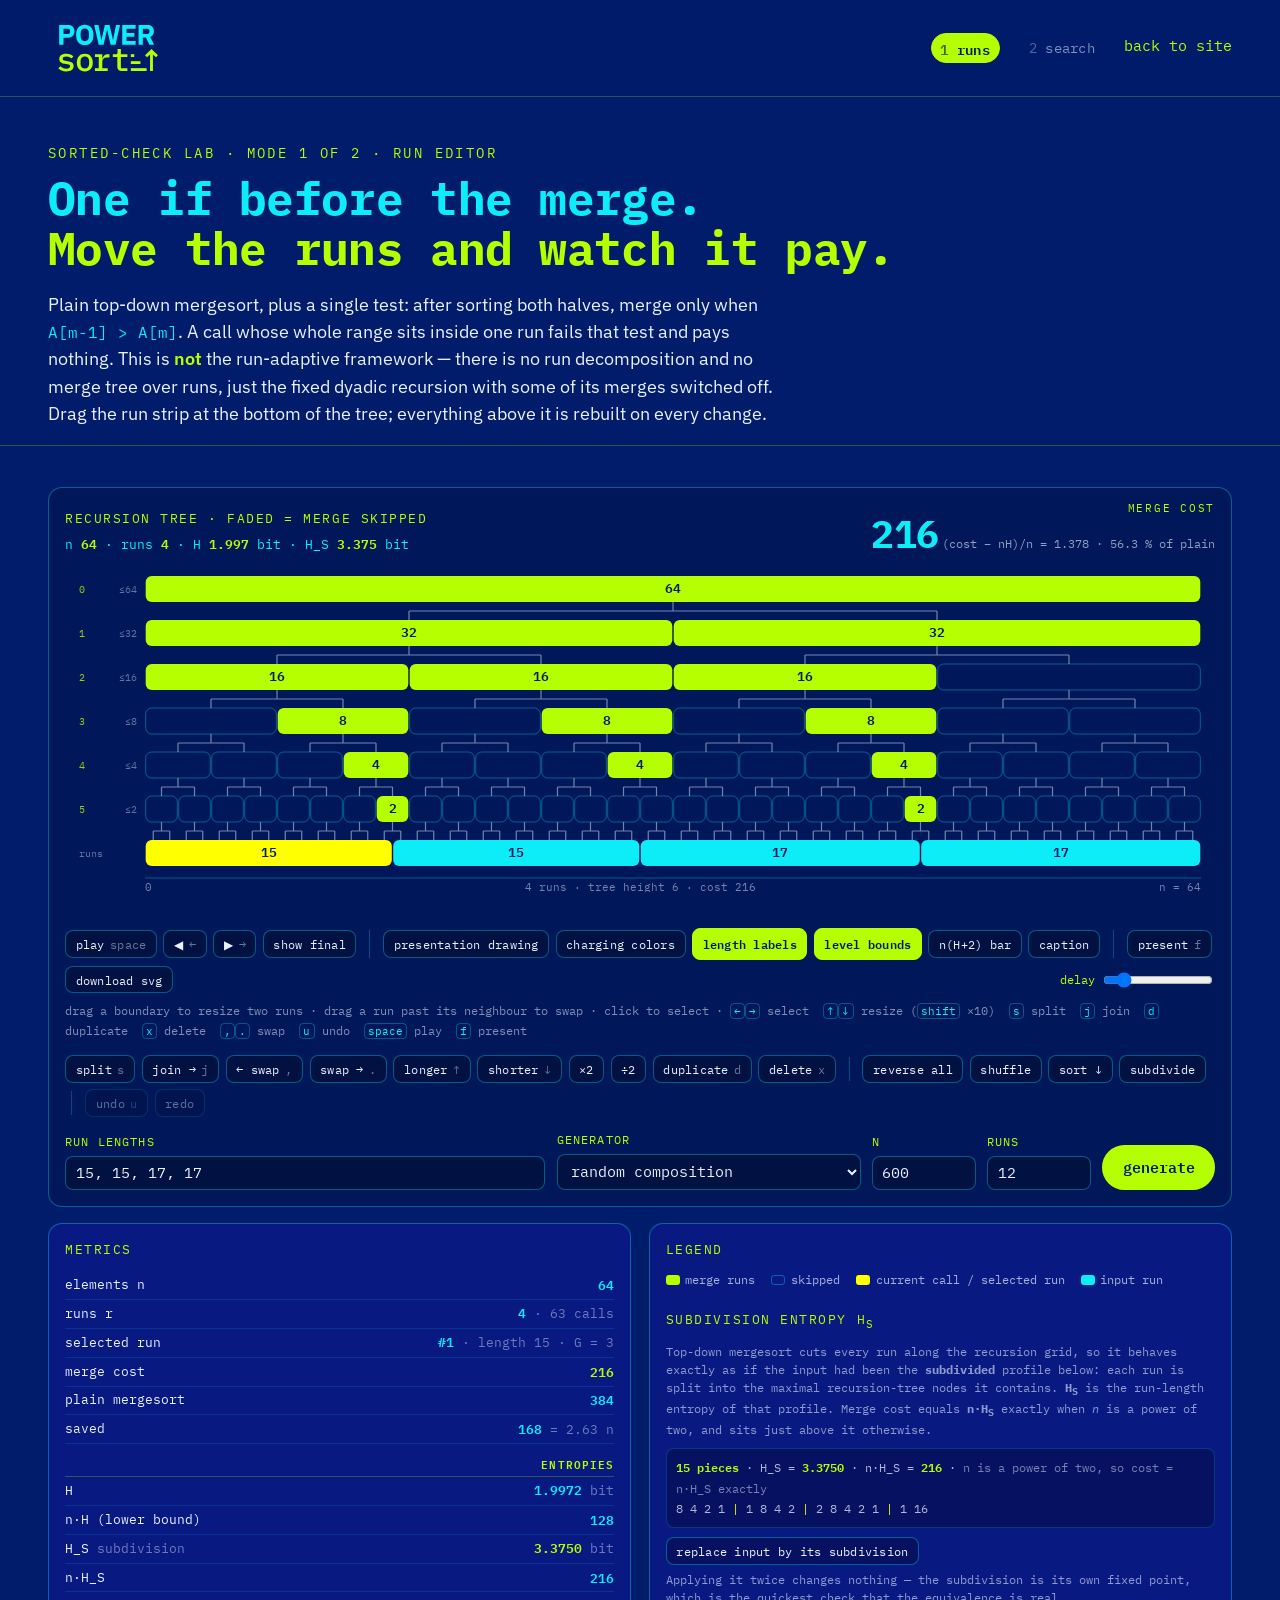
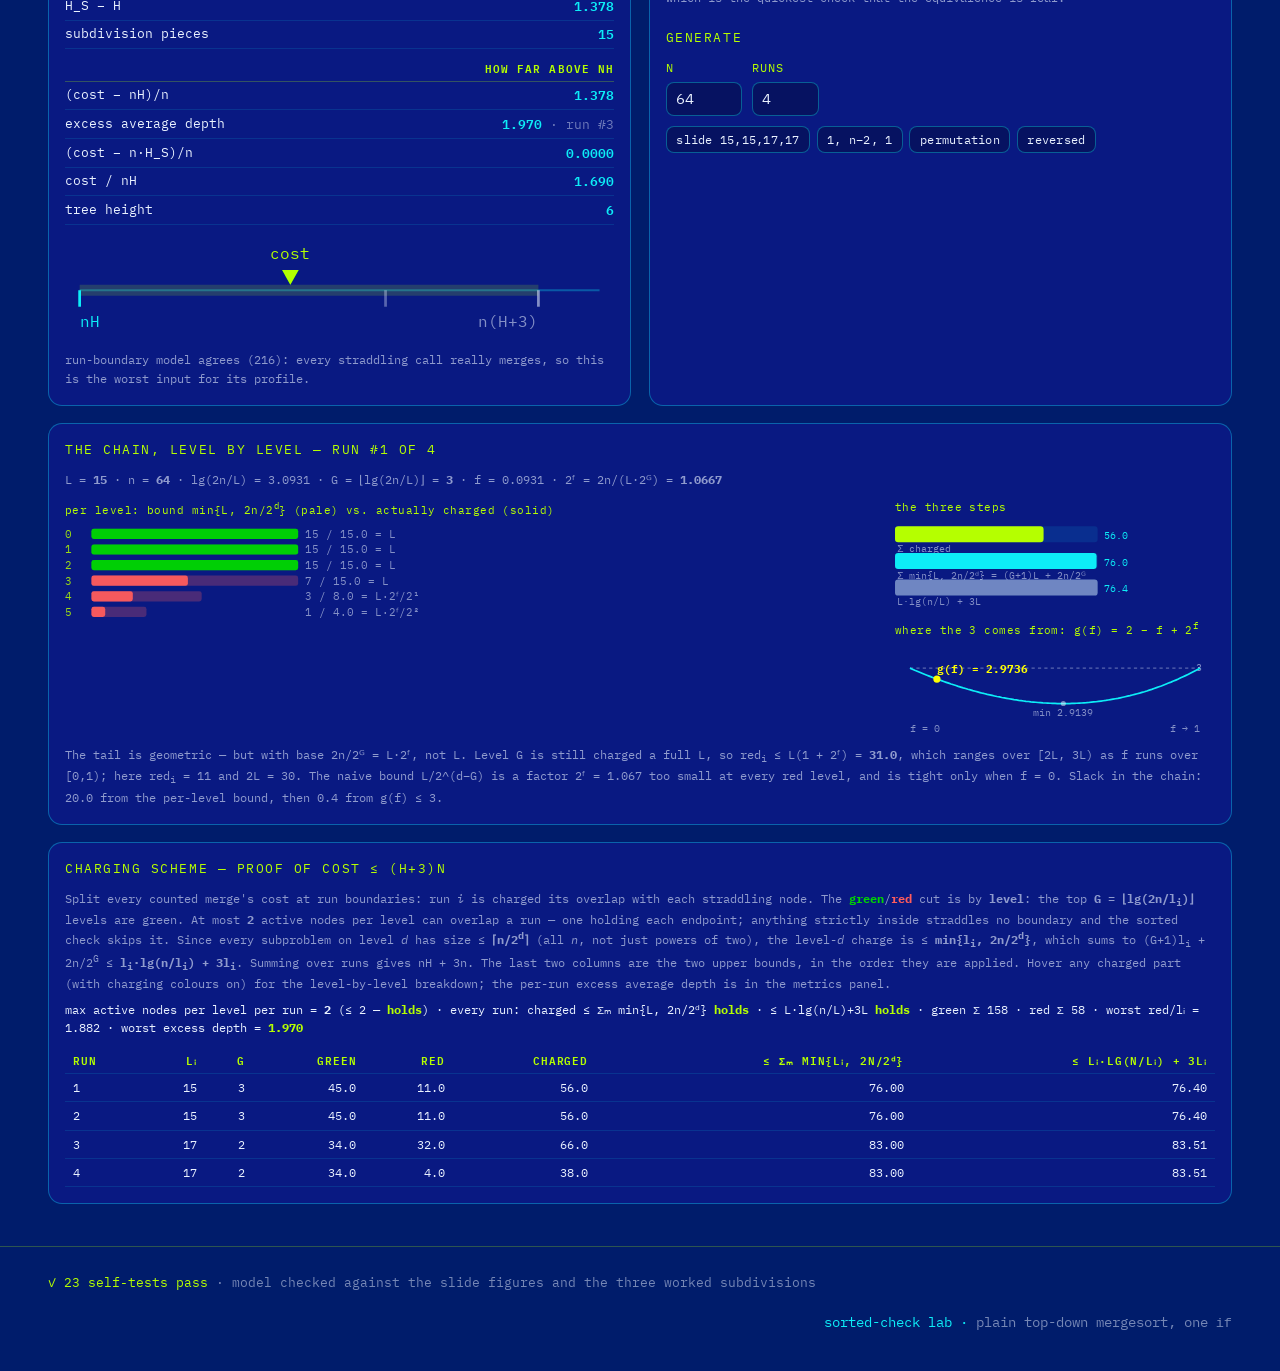
<file: top-down-sorted-check.html>
<!DOCTYPE html>
<html lang="en">
<head>
<meta charset="UTF-8">
<meta name="viewport" content="width=device-width, initial-scale=1.0">
<title>Sorted-Check Lab — Powersort</title>
<meta name="description" content="Merge cost of plain top-down mergesort with a sorted check: an editable run strip, the subdivision entropy H_S, the charging scheme, and an adversarial search over run-length profiles.">
<link rel="preconnect" href="https://fonts.googleapis.com">
<link rel="preconnect" href="https://fonts.gstatic.com" crossorigin>
<link href="https://fonts.googleapis.com/css2?family=IBM+Plex+Mono:wght@400;500;600;700&family=IBM+Plex+Sans:wght@400;500;600;700&display=swap" rel="stylesheet">

<style>
/* ============================================================
   POWERSORT — brand tokens (Brand Guidelines v1.0)
   dark blue #001C6B · blue #380FFF · light blue #0DEDF7
   green #00D600 · lime #B5FF00 · yellow #FFFF00
   type: IBM Plex Mono (headlines / data) + IBM Plex Sans (body)

   Block up to "SORTED-CHECK LAB" is the site's shared style.css,
   copied verbatim so this file stands alone.
   ============================================================ */
:root {
  --darkblue: #001C6B;
  --blue: #380FFF;
  --lightblue: #0DEDF7;
  --green: #00D600;
  --lime: #B5FF00;
  --yellow: #FFFF00;
  --ink: #EAF2FF;
  --panel: rgba(56, 15, 255, 0.16);
  --panel-line: rgba(13, 237, 247, 0.35);
  --mono: "IBM Plex Mono", ui-monospace, SFMono-Regular, Menlo, monospace;
  --sans: "IBM Plex Sans", system-ui, -apple-system, "Segoe UI", sans-serif;
}
* { box-sizing: border-box; }
html { scroll-behavior: smooth; }
@media (prefers-reduced-motion: reduce) { html { scroll-behavior: auto; } }
body {
  margin: 0; background: var(--darkblue); color: var(--ink);
  font-family: var(--sans); font-size: 17px; line-height: 1.55;
  -webkit-font-smoothing: antialiased;
}
a { color: var(--lightblue); }
a:focus-visible, button:focus-visible, input:focus-visible, select:focus-visible {
  outline: 3px solid var(--yellow); outline-offset: 2px;
}
.site-header {
  display: flex; align-items: center; justify-content: space-between;
  gap: 1rem; padding: 0.9rem clamp(1rem, 4vw, 3rem);
  border-bottom: 1px solid rgba(181, 255, 0, 0.25);
  position: sticky; top: 0; background: rgba(0, 28, 107, 0.92);
  backdrop-filter: blur(6px); z-index: 20;
}
.brand { display: flex; align-items: center; gap: 0.9rem; text-decoration: none; }
.brand-logo-tight { width: 118px; height: auto; display: block; }
.site-nav { display: flex; gap: clamp(0.6rem, 2vw, 1.6rem); flex-wrap: wrap; align-items: baseline; }
.site-nav a {
  font-family: var(--mono); font-size: 0.92rem; color: var(--lime);
  text-decoration: none; border-bottom: 2px solid transparent; padding-bottom: 2px;
}
.site-nav a:hover { border-bottom-color: var(--lime); }
.act { padding: clamp(1.6rem, 4vw, 2.6rem) clamp(1rem, 4vw, 3rem); }
.act + .act { border-top: 1px solid rgba(181, 255, 0, 0.25); }
.act-head { max-width: 900px; }
.eyebrow {
  font-family: var(--mono); font-size: 0.85rem; letter-spacing: 0.18em;
  text-transform: uppercase; color: var(--lime);
}
h1, h2 {
  font-family: var(--mono); font-weight: 700; color: var(--lightblue);
  line-height: 1.08; margin: 0.5rem 0 1rem; letter-spacing: -0.015em;
}
h1 { font-size: clamp(1.8rem, 4.4vw, 2.9rem); }
h1 em, h2 em { font-style: normal; color: var(--lime); }
.lede { font-size: clamp(1rem, 1.6vw, 1.1rem); max-width: 68ch; color: var(--ink); }
.lede strong { color: var(--lime); font-weight: 600; }
.lede code { font-family: var(--mono); font-size: .92em; color: var(--lightblue); }
.btn {
  font-family: var(--mono); font-size: 0.95rem; font-weight: 600;
  color: var(--lightblue); background: transparent;
  border: 2px solid var(--lightblue); border-radius: 999px;
  padding: 0.5rem 1.15rem; cursor: pointer; text-decoration: none;
  display: inline-block; transition: transform 120ms ease, background 120ms ease, color 120ms ease;
}
.btn:hover { transform: translateY(-1px); background: rgba(13, 237, 247, 0.12); }
.btn-lime { color: var(--darkblue); background: var(--lime); border-color: var(--lime); }
.btn-lime:hover { background: var(--yellow); border-color: var(--yellow); }
.btn[disabled] { opacity: 0.45; cursor: not-allowed; transform: none; }
.ctl { display: flex; flex-direction: column; gap: 0.3rem; min-width: 0; }
.ctl > span {
  font-family: var(--mono); font-size: 0.72rem; letter-spacing: 0.1em;
  color: var(--lime); text-transform: uppercase;
}
.ctl select, .ctl input {
  font-family: var(--mono); font-size: 0.92rem; color: var(--ink);
  background: rgba(0, 0, 0, 0.25); border: 1.5px solid var(--panel-line);
  border-radius: 8px; padding: 0.42rem 0.6rem; max-width: 100%;
}
.panel {
  border: 1px solid var(--panel-line); border-radius: 14px;
  background: var(--panel); padding: 1rem; min-width: 0;
}
.panel-title {
  font-family: var(--mono); font-size: 0.8rem; letter-spacing: 0.12em;
  text-transform: uppercase; color: var(--lime); margin-bottom: 0.7rem;
}
.site-footer {
  border-top: 1px solid rgba(181, 255, 0, 0.25);
  padding: 1.6rem clamp(1rem, 4vw, 3rem) 2.4rem;
  display: flex; align-items: center; gap: 1.2rem; flex-wrap: wrap;
}
.site-footer p { font-family: var(--mono); font-size: 0.85rem; margin: 0; color: var(--lightblue); }
.dim { color: rgba(234,242,255,.5); }

/* ============================================================
   SORTED-CHECK LAB — page-specific
   ============================================================ */
.mode-nav { align-items: center; gap: clamp(.5rem, 1.6vw, 1.2rem); }
.mode {
  font-family: var(--mono); font-size: 0.86rem; letter-spacing: .02em;
  color: rgba(234, 242, 255, 0.55); padding: 0.15rem 0.55rem;
  border: 1.5px solid transparent; border-radius: 999px; white-space: nowrap;
  background: none; cursor: pointer;
}
.mode.is-active { color: var(--darkblue); background: var(--lime); border-color: var(--lime); font-weight: 600; }
.mode .num { opacity: .65; }
@media (hover: hover) { .mode:not(.is-active):hover { color: var(--lime); } }
.mode-panel[hidden] { display: none; }

.act-hero { padding-bottom: 0; }
.act-hero h1 { margin-bottom: .6rem; }

.lab-grid { display: grid; grid-template-columns: 1fr; gap: 1rem; align-items: start; }

.panel-stage { padding: 0.9rem 1rem 1rem; background: rgba(0, 0, 0, 0.16); }
.stage-head {
  display: flex; align-items: flex-end; justify-content: space-between;
  gap: 1rem; flex-wrap: wrap; margin-bottom: .7rem;
}
.cost-readout { text-align: right; line-height: 1.05; }
.cost-readout .cost-label {
  display: block; font-family: var(--mono); font-size: .68rem;
  letter-spacing: .16em; text-transform: uppercase; color: var(--lime);
}
.cost-readout .cost-value {
  font-family: var(--mono); font-weight: 700; color: var(--lightblue);
  font-size: clamp(1.7rem, 3.4vw, 2.4rem); letter-spacing: -.02em;
}
.cost-readout .cost-sub { font-family: var(--mono); font-size: .74rem; color: rgba(234,242,255,.62); }

#stage { width: 100%; height: auto; display: block; touch-action: none; }
#stage:focus-visible { outline: 3px solid var(--yellow); outline-offset: 2px; }
.stage-hint {
  font-family: var(--mono); font-size: .72rem; color: rgba(234, 242, 255, 0.55);
  margin-top: .5rem; line-height: 1.7;
}
.stage-hint kbd {
  font-family: var(--mono); font-size: .95em; color: var(--lightblue);
  border: 1px solid rgba(13,237,247,.3); border-radius: 4px; padding: 0 .28em;
}
.stage-error { font-family: var(--mono); font-size: .8rem; color: var(--yellow); margin-top: .4rem; min-height: 1.2em; }

/* ---- SVG pieces shared by both drawing styles ---- */
.node-rect { stroke: transparent; stroke-width: 2; }
.node-rect.is-hot { stroke: #fff; }
.n-merge { fill: var(--lime); }
.n-skip  { fill: none; stroke: rgba(13,237,247,.35); stroke-width: 1; }
.n-live  { fill: var(--yellow); stroke: var(--yellow); stroke-width: 1.6; }
.n-hidden { fill: none; stroke: rgba(13,237,247,.35); stroke-width: .8; opacity: .3; }
.n-run   { fill: var(--lightblue); }
.n-run.alt { fill: #FF5FD1; }
.n-run.is-selected { fill: var(--yellow); }
.n-label { font-family: var(--mono); font-weight: 600; fill: var(--darkblue); pointer-events: none; }
.edge { stroke: rgba(234, 242, 255, .5); stroke-width: 1.2; fill: none; }
.guide { stroke: var(--yellow); stroke-width: 1; stroke-dasharray: 2 3; opacity: 0; }
.axis { stroke: rgba(13, 237, 247, .3); stroke-width: 1; }
.axis-text { font-family: var(--mono); font-size: 11px; fill: rgba(234,242,255,.5); }
.handle { fill: transparent; cursor: col-resize; }
.grip { stroke: var(--darkblue); stroke-width: 2; opacity: 0; }
.bnd:hover .grip { opacity: 1; }
.leaf-hit { cursor: grab; }
.edge, .guide, .grip, .axis, .axis-text, .n-label, .node-rect, .lvl-d, .lvl-b, .sg { pointer-events: none; }

#tip {
  position: fixed; z-index: 60; pointer-events: none; opacity: 0;
  font-family: var(--mono); font-size: .75rem; line-height: 1.5;
  background: #001050; color: var(--ink);
  border: 1px solid var(--panel-line); border-radius: 8px;
  padding: .35rem .55rem; white-space: pre;
  transition: opacity 90ms ease;
}
#tip.wide { white-space: normal; width: 360px; padding: .5rem .6rem; font-size: .72rem; line-height: 1.45; }
#tip .tp-h { color: var(--lime); font-weight: 600; margin-bottom: .2rem; }
#tip .tp-d { color: rgba(234,242,255,.55); font-weight: 400; display: block; }
#tip .tp-r { margin: .25rem 0; }
#tip .tp-r b { color: var(--lightblue); }
#tip .tp-box {
  border: 1px solid rgba(255,255,0,.4); border-radius: 6px;
  background: rgba(255,255,0,.07); padding: .3rem .4rem; margin: .3rem 0;
}
#tip .tp-g { color: #00D600; } #tip .tp-rd { color: #FF5C5C; }
#tip .tp-bad { color: var(--yellow); font-weight: 600; }
#tip .tp-t { width: 100%; border-collapse: collapse; margin: .3rem 0; font-size: .68rem; }
#tip .tp-t th { color: var(--lime); font-weight: 600; text-align: right; padding: 0 .25rem .1rem;
  border-bottom: 1px solid rgba(181,255,0,.25); font-size: .62rem; letter-spacing: .04em; }
#tip .tp-t td { text-align: right; padding: .05rem .25rem; }
#tip .tp-t tr.g td:first-child { color: #00D600; }
#tip .tp-t tr.r td:first-child { color: #FF5C5C; }
#tip .tp-t tr.tp-hi { background: rgba(255,255,0,.14); }
#tip .tp-t tr.tp-hi td { color: var(--yellow); font-weight: 600; }
#tip .tp-t tr.tp-dim td { color: rgba(234,242,255,.4); text-align: left; }
#tip .tp-sum { border-top: 1px solid rgba(13,237,247,.25); padding-top: .25rem; color: rgba(234,242,255,.85); }
.lvl-d { font-family: var(--mono); font-size: 10px; fill: rgba(181,255,0,.8); }
.lvl-b { font-family: var(--mono); font-size: 10px; fill: rgba(234,242,255,.42); }
.sg { transition: opacity 90ms ease; }

.run-tools { display: flex; flex-wrap: wrap; gap: .4rem; margin-top: .9rem; align-items: center; }
.tool {
  font-family: var(--mono); font-size: .78rem; letter-spacing: .02em;
  color: var(--ink); background: rgba(0, 0, 0, .25);
  border: 1.5px solid var(--panel-line); border-radius: 8px;
  padding: .3rem .6rem; cursor: pointer;
}
.tool:hover { border-color: var(--lime); color: var(--lime); }
.tool[disabled] { opacity: .4; cursor: not-allowed; }
.tool.is-on { color: var(--darkblue); background: var(--lime); border-color: var(--lime); font-weight: 600; }
.tool .k { color: rgba(234,242,255,.45); margin-left: .35rem; }
.tool-sep { width: 1px; align-self: stretch; background: rgba(13,237,247,.25); margin: .1rem .4rem; }

.run-io { display: flex; gap: .7rem; flex-wrap: wrap; align-items: flex-end; margin-top: .9rem; }
.run-io .ctl-grow { flex: 1 1 22rem; }
.run-io .ctl { min-width: 0; max-width: 100%; }
.run-io input[type="text"] { width: 100%; }
.run-io input[type="number"] { width: 6.5rem; }
.run-io .js-gen { width: 19rem; max-width: 100%; }

.panel-side { display: flex; flex-direction: row; flex-wrap: wrap; gap: 1.1rem; }
.panel-side > .panel { flex: 1 1 300px; min-width: 0; }
.panel-side > .panel-wide { flex: 1 1 100%; }
.input-summary { font-family: var(--mono); font-size: .8rem; color: var(--lightblue); margin: 0 0 .6rem; }
.input-summary b { color: var(--lime); font-weight: 600; }
.metrics { width: 100%; border-collapse: collapse; font-family: var(--mono); font-size: .82rem; }
.metrics td { padding: .22rem 0; border-bottom: 1px solid rgba(13, 237, 247, .12); }
.metrics td:last-child { text-align: right; color: var(--lightblue); font-weight: 600; white-space: nowrap; }
.metrics tr.hi td:last-child { color: var(--lime); }
.metrics tr.warn td:last-child { color: var(--yellow); }
.metrics tr.sect td { color: var(--lime); font-size: .68rem; letter-spacing: .1em;
  text-transform: uppercase; padding-top: .7rem; border-bottom-color: rgba(181,255,0,.25); }
.metrics td .unit { color: rgba(234,242,255,.45); font-weight: 400; }
#ruler { width: 100%; height: auto; display: block; margin-top: .2rem; }
.legend { display: flex; flex-wrap: wrap; gap: .5rem 1rem; font-family: var(--mono); font-size: .72rem; color: rgba(234,242,255,.7); }
.legend span { display: flex; align-items: center; gap: .35rem; }
.legend i { width: 14px; height: 10px; border-radius: 3px; display: inline-block; }
.model-note { font-family: var(--mono); font-size: .74rem; color: rgba(234,242,255,.6); margin: .6rem 0 0; line-height: 1.6; }
.model-note.bad { color: var(--yellow); }

.chain-cols { display: grid; grid-template-columns: minmax(0,1fr) minmax(0,320px); gap: 1.2rem; align-items: start; }
@media (max-width: 900px) { .chain-cols { grid-template-columns: 1fr; } }
.chain-cap { font-family: var(--mono); font-size: .7rem; color: var(--lime); margin: 0 0 .35rem; letter-spacing: .04em; }
#chainLevels, #chainBars, #chainG { width: 100%; max-width: 360px; height: auto; display: block; }
.ch-lbl { font-family: var(--mono); font-size: 9.5px; fill: rgba(234,242,255,.55); }
.ch-d { font-family: var(--mono); font-size: 9.5px; fill: rgba(181,255,0,.85); }
.ch-val { font-family: var(--mono); font-size: 9.5px; fill: var(--lightblue); }
.ch-hi { font-family: var(--mono); font-size: 10px; font-weight: 700; fill: var(--yellow); }

.subdiv-box {
  font-family: var(--mono); font-size: .74rem; color: rgba(234,242,255,.75);
  background: rgba(0,0,0,.25); border: 1px solid rgba(13,237,247,.18);
  border-radius: 8px; padding: .5rem .6rem; margin-top: .6rem;
  max-height: 7.5rem; overflow: auto; line-height: 1.7; word-break: break-word;
}
.subdiv-box b { color: var(--lime); font-weight: 600; }
.subdiv-box .sep { color: var(--yellow); }

.gen-bar {
  display: flex; flex-wrap: wrap; gap: .9rem 1.2rem; align-items: flex-end;
  padding: .9rem 1rem; border: 1px solid var(--panel-line); border-radius: 12px;
  background: var(--panel); margin-bottom: 1rem;
}
.gen-bar .ctl select { min-width: min(15rem, 100%); }
.gen-bar .ctl input[type="number"] { width: 6.2rem; }
.gen-bar .gen-note { flex: 1 1 100%; font-family: var(--mono); font-size: .74rem; color: rgba(234,242,255,.55); margin: 0; }

.m3-cols { display: grid; grid-template-columns: minmax(0, 1fr) 380px; gap: 1rem; align-items: start; }
@media (max-width: 1080px) { .m3-cols { grid-template-columns: 1fr; } }
.m3-side { display: flex; flex-direction: column; gap: 1rem; }

.search-panel .ctl { margin-bottom: .5rem; }
.search-row { display: flex; flex-wrap: wrap; gap: .6rem; align-items: flex-end; }
.search-row .ctl { min-width: 0; max-width: 100%; }
.search-panel select, .search-panel input, .search-row select, .search-row input { max-width: 100%; }
#sMetric { width: 100%; }
.search-status {
  font-family: var(--mono); font-size: .78rem; line-height: 1.5;
  color: rgba(234, 242, 255, .8); margin: .7rem 0 0; min-height: 2.4em;
}
.search-status b { color: var(--lime); }
.search-status .hit { color: var(--yellow); }
.mini-legend { font-family: var(--mono); font-size: .72rem; color: rgba(234,242,255,.6); margin-top: .4rem; }

.conj-list { display: flex; flex-direction: column; gap: .3rem; }
.conj {
  display: grid; grid-template-columns: 20px 1fr auto; gap: .5rem; align-items: baseline;
  font-family: var(--mono); font-size: .76rem; padding: .3rem .1rem;
  border-bottom: 1px solid rgba(13, 237, 247, .1);
}
.conj .mark { font-weight: 700; }
.conj .mark.ok { color: var(--green); }
.conj .mark.bad { color: var(--yellow); }
.conj .mark.refuted { color: rgba(234,242,255,.35); }
.conj-name { color: rgba(234, 242, 255, .9); }
.conj-name .tag {
  font-size: .62rem; letter-spacing: .06em; text-transform: uppercase;
  border-radius: 999px; padding: 0 .4rem; margin-left: .35rem; vertical-align: middle;
}
.conj-name .tag.open { background: rgba(13,237,247,.18); color: var(--lightblue); }
.conj-name .tag.thm { background: rgba(0,214,0,.18); color: var(--green); }
.conj-name .tag.refuted { background: rgba(255,255,0,.18); color: var(--yellow); }
.conj-detail { grid-column: 2 / -1; font-size: .7rem; color: rgba(234,242,255,.5); }
.conj-stop { grid-column: 1; }
.conj-stop input { accent-color: var(--yellow); margin: 0; }
.conj-head { display: flex; align-items: baseline; justify-content: space-between; gap: 1rem; }
.conj-head .link {
  font-family: var(--mono); font-size: .72rem; background: none; border: none;
  color: var(--lightblue); cursor: pointer; text-decoration: underline; padding: 0;
}

.hall {
  display: flex; flex-direction: column; gap: .45rem; padding: .8rem 1rem;
  border: 1px solid var(--panel-line); border-radius: 12px; background: var(--panel); margin-top: 1rem;
}
.hall-title { font-family: var(--mono); font-size: .74rem; letter-spacing: .1em; text-transform: uppercase; color: var(--lime); }
.hall-row { display: flex; flex-wrap: wrap; gap: .4rem; }
.hall-chip {
  font-family: var(--mono); font-size: .72rem; color: var(--ink);
  background: rgba(0,0,0,.25); border: 1.5px solid rgba(13,237,247,.25);
  border-radius: 8px; padding: .22rem .6rem; cursor: pointer;
}
.hall-chip:hover { border-color: var(--lime); color: var(--lime); }
.hall-chip b { color: var(--yellow); }
.hall-empty { font-family: var(--mono); font-size: .74rem; color: rgba(234,242,255,.45); }

.sweep { width: 100%; border-collapse: collapse; font-family: var(--mono); font-size: .78rem; }
.sweep th, .sweep td { padding: .25rem .5rem; border-bottom: 1px solid rgba(13,237,247,.12); text-align: right; }
.sweep th { color: var(--lime); font-weight: 600; font-size: .68rem; letter-spacing: .08em; text-transform: uppercase; }
.sweep td:first-child, .sweep th:first-child { text-align: left; }
.sweep tbody tr { cursor: pointer; }
.sweep tbody tr:hover { background: rgba(13,237,247,.07); }
.sweep td.prof { text-align: left; max-width: 30ch; overflow: hidden; text-overflow: ellipsis; white-space: nowrap; color: rgba(234,242,255,.6); }
.scroll { max-height: 260px; overflow: auto; }

.selftest { font-family: var(--mono); font-size: .8rem; }
.selftest .ok { color: var(--lime); }
.selftest .fail { color: var(--yellow); }

/* presentation mode: stage only */
body.present .site-header, body.present .act-hero, body.present .site-footer,
body.present .panel-side, body.present .run-tools, body.present .run-io,
body.present .stage-hint, body.present .stage-error { display: none; }
body.present .act { padding: 0; border: none; }
body.present .lab-grid { grid-template-columns: 1fr; gap: 0; }
body.present .panel-stage { border: none; border-radius: 0; background: var(--darkblue); height: 100vh; display: flex; flex-direction: column; justify-content: center; }
#exitPresent { display: none; position: fixed; right: 12px; bottom: 12px; z-index: 60; opacity: .3; }
#exitPresent:hover { opacity: 1; }
body.present #exitPresent { display: inline-block; }
</style>
<!-- GoatCounter analytics -->
<script data-goatcounter="https://power-sort.goatcounter.com/count"
        async src="//gc.zgo.at/count.js"></script>
</head>
<body>

<header class="site-header">
  <a class="brand" href="index.html" aria-label="Powersort home"><svg class="brand-logo-tight" viewBox="0 0 700 400" xmlns="http://www.w3.org/2000/svg" role="img" aria-label="Powersort"> <g transform="translate(-603.26978,-337.98157)"> <path fill="#b5ff00" d="m 664.42969,659.43359 12.99609,-11.63281 c 8.72656,9.50391 19.39453,14.73438 34.32422,14.73438 13.57812,0 22.88672,-4.45704 22.88672,-14.34375 0,-8.53516 -6.79297,-10.85938 -15.32422,-12.02735 l -15.90234,-2.51953 c -15.70704,-2.32812 -33.35157,-7.94922 -33.35157,-28.50781 0,-20.36328 17.0625,-31.22266 42.66016,-31.22266 18.61719,0 32,5.82031 41.11328,15.70703 L 742,602.03125 c -5.23438,-6.00781 -14.34375,-12.01953 -30.05469,-12.01953 -13.76953,0 -21.14062,4.65625 -21.14062,13.3789 0,8.53516 6.98047,10.85938 15.32031,12.02344 l 15.90234,2.52344 c 15.90235,2.32812 33.35547,7.75781 33.35547,28.30859 0,20.16797 -16.67578,32.38672 -44.01953,32.38672 -21.52734,0 -37.42969,-7.5625 -46.93359,-19.19922" /> <path fill="#b5ff00" d="m 774.24609,626.27344 c 0,-32 18.03516,-52.35938 47.51172,-52.35938 29.47656,0 47.50781,20.35938 47.50781,52.35938 0,32 -18.03125,52.35937 -47.50781,52.35937 -29.47656,0 -47.51172,-20.35937 -47.51172,-52.35937 m 72.91407,7.5625 v -15.1211 c 0,-18.61718 -10.08204,-28.12109 -25.40235,-28.12109 -15.32422,0 -25.40625,9.50391 -25.40625,28.12109 v 15.1211 c 0,18.61718 10.08203,28.12109 25.40625,28.12109 15.32031,0 25.40235,-9.50391 25.40235,-28.12109" /> <path fill="#b5ff00" d="m 881.77344,659.24219 h 22.50781 v -65.9336 h -22.50781 v -17.0664 h 43.64453 v 26.5664 h 1.16406 c 3.87891,-13.96484 12.60547,-26.5664 32.96484,-26.5664 h 7.96485 v 20.16797 h -15.71875 c -17.25781,0 -26.375,11.4414 -26.375,25.40625 v 37.42578 h 32.20312 v 17.0664 h -75.84765 z m 0,0" /> <path fill="#b5ff00" d="m 1040.1172,676.30859 c -17.457,0 -25.5977,-10.47265 -25.5977,-25.40625 v -57.59375 h -26.77341 v -17.0664 h 17.85161 c 7.371,0 10.2773,-2.51953 10.2773,-10.27735 v -21.0664 h 19.7813 v 31.34375 h 38.6015 v 17.0664 h -38.6015 v 65.9336 h 38.6015 v 17.0664 z m 0,0" /> <path fill="#b5ff00" d="m 1094.6836,659.24219 h 93.6172 v 17.0664 h -93.6172 z m 0,0" /> <path fill="#b5ff00" d="m 1094.6836,617.74219 h 56.9609 v 17.0664 h -56.9609 z m 0,0" /> <path fill="#b5ff00" d="m 1094.6836,576.24219 h 20.3047 v 17.0664 h -20.3047 z m 0,0" /> <path fill="#b5ff00" d="m 1255.5703,583.23047 -38.3125,-38.3125 -12.0703,12.0664 -26.2461,26.2461 12.0664,12.0664 17.7149,-17.71093 v 98.57031 h 17.0664 v -98.57031 l 17.7148,17.71093 z m 0,0" /> <path fill="#0dedf7" d="M 669.53125,520.46875 V 403.375 h 55.35547 c 21.80859,0 35.5664,15.26953 35.5664,37.41016 0,22.14843 -13.75781,37.41406 -35.5664,37.41406 h -29.85938 v 42.26953 z m 25.49609,-64.41797 h 26.84375 c 7.55078,0 12.24219,-4.02344 12.24219,-11.57031 v -7.38672 c 0,-7.54688 -4.69141,-11.57031 -12.24219,-11.57031 h -26.84375 z m 0,0" /> <path fill="#0dedf7" d="m 770.01953,461.92578 c 0,-39.75781 20.46484,-60.5625 51.5,-60.5625 31.03516,0 51.5,20.80469 51.5,60.5625 0,39.75781 -20.46484,60.55859 -51.5,60.55859 -31.03516,0 -51.5,-20.80078 -51.5,-60.55859 m 75.99219,8.71875 v -17.44531 c 0,-18.61719 -9.22656,-29.1875 -24.49219,-29.1875 -15.26562,0 -24.49219,10.57031 -24.49219,29.1875 v 17.44531 c 0,18.625 9.22657,29.19141 24.49219,29.19141 15.26563,0 24.49219,-10.56641 24.49219,-29.19141" /> <path fill="#0dedf7" d="M 903.89062,520.46875 877.38281,403.375 h 25.16406 l 11.07422,56.20312 6.20703,32.53907 h 0.5 l 7.38282,-32.53907 12.91797,-56.20312 h 27.84375 l 13.08984,56.20312 7.21094,32.53907 h 0.5039 l 6.20703,-32.53907 11.23833,-56.20312 h 24.1562 l -27.1758,117.09375 h -29.02341 l -14.76172,-63.41016 -5.70313,-25.66406 h -0.5039 l -5.8711,25.66406 -14.76172,63.41016 z m 0,0" /> <path fill="#0dedf7" d="M 1043.6367,520.46875 V 403.375 h 79.6836 v 22.65234 h -54.1875 v 23.98828 h 46.4688 v 22.47657 h -46.4688 v 25.33203 h 54.1875 v 22.64453 z m 0,0" /> <path fill="#0dedf7" d="m 1165.9297,520.46875 h -25.4961 V 403.375 h 55.5234 c 21.6407,0 35.3985,15.10156 35.3985,37.41016 0,15.77343 -7.0469,28.35156 -21.3086,33.71875 l 22.9844,45.96484 h -28.3477 l -20.4688,-42.94141 h -18.2851 z m 26.8398,-64.41797 c 7.5508,0 12.2461,-4.02344 12.2461,-11.57031 v -7.38672 c 0,-7.54688 -4.6953,-11.57031 -12.2461,-11.57031 h -26.8398 v 30.52734 z m 0,0" /> </g> </svg></a>
  <nav class="site-nav mode-nav" aria-label="Lab modes">
    <button class="mode is-active" type="button" data-mode="1"><span class="num">1</span> runs</button>
    <button class="mode" type="button" data-mode="2"><span class="num">2</span> search</button>
    <a href="index.html">back to site</a>
  </nav>
</header>

<main>

<!-- ==================== MODE 1 ==================== -->
<section class="mode-panel" id="mode1">

<section class="act act-hero">
  <div class="act-head">
    <span class="eyebrow">sorted-check lab · mode 1 of 2 · run editor</span>
    <h1>One <code style="font-family:var(--mono);font-size:1em">if</code> before the merge.<br><em>Move the runs and watch it pay.</em></h1>
    <p class="lede">
      Plain top-down mergesort, plus a single test: after sorting both halves, merge only when
      <code>A[m-1] &gt; A[m]</code>. A call whose whole range sits inside one run fails that test and
      pays nothing. This is <strong>not</strong> the run-adaptive framework — there is no run
      decomposition and no merge tree over runs, just the fixed dyadic recursion with some of its
      merges switched off. Drag the run strip at the bottom of the tree; everything above it is
      rebuilt on every change.
    </p>
  </div>
</section>

<section class="act">
  <div class="lab-grid">

    <div class="panel panel-stage">
      <div class="stage-head">
        <div>
          <div class="panel-title" style="margin:0">recursion tree · faded = merge skipped</div>
          <p class="input-summary" id="inputSummary" style="margin:.35rem 0 0"></p>
        </div>
        <div class="cost-readout">
          <span class="cost-label">merge cost</span>
          <span class="cost-value" id="costBig">—</span>
          <span class="cost-sub" id="costSub">&nbsp;</span>
        </div>
      </div>

      <svg id="stage" xmlns="http://www.w3.org/2000/svg" tabindex="0" role="img"
           aria-label="Recursion tree of top-down mergesort with sorted check. The bottom strip is the editable input: each bar is one run."></svg>
      <p class="stage-error" id="stageError"></p>

      <div class="run-tools">
        <button class="tool" id="playBtn" type="button">play<span class="k">space</span></button>
        <button class="tool" id="stepBack" type="button">◀<span class="k">←</span></button>
        <button class="tool" id="stepFwd" type="button">▶<span class="k">→</span></button>
        <button class="tool" id="showAll" type="button">show final</button>
        <span class="tool-sep"></span>
        <button class="tool" id="optSlides" type="button">presentation drawing</button>
        <button class="tool" id="optCharge" type="button">charging colors</button>
        <button class="tool is-on" id="optLabels" type="button">length labels</button>
        <button class="tool is-on" id="optLevels" type="button">level bounds</button>
        <button class="tool" id="optRefs" type="button">n(H+2) bar</button>
        <button class="tool" id="optTitle" type="button">caption</button>
        <span class="tool-sep"></span>
        <button class="tool" id="presentBtn" type="button">present<span class="k">f</span></button>
        <button class="tool" id="svgBtn" type="button">download svg</button>
        <label class="ctl" style="flex-direction:row;align-items:center;gap:.4rem;margin-left:auto">
          <span style="text-transform:none;letter-spacing:0">delay</span>
          <input type="range" id="speed" min="4" max="400" value="60" step="4" style="width:110px;padding:0;border:none;background:none">
        </label>
      </div>

      <p class="stage-hint">
        drag a boundary to resize two runs · drag a run past its neighbour to swap · click to select ·
        <kbd>←</kbd><kbd>→</kbd> select &nbsp;<kbd>↑</kbd><kbd>↓</kbd> resize (<kbd>shift</kbd> ×10)
        &nbsp;<kbd>s</kbd> split &nbsp;<kbd>j</kbd> join &nbsp;<kbd>d</kbd> duplicate &nbsp;<kbd>x</kbd> delete
        &nbsp;<kbd>,</kbd><kbd>.</kbd> swap &nbsp;<kbd>u</kbd> undo &nbsp;<kbd>space</kbd> play &nbsp;<kbd>f</kbd> present
      </p>

      <div class="run-tools js-tools"></div>
      <div class="run-io js-runio"></div>
    </div>

    <aside class="panel-side">
      <div class="panel">
        <div class="panel-title">metrics</div>
        <table class="metrics"><tbody id="metrics"></tbody></table>
        <svg id="ruler" viewBox="0 0 300 62" preserveAspectRatio="xMidYMid meet" aria-hidden="true"></svg>
        <p class="model-note" id="modelNote"></p>
      </div>

      <div class="panel">
        <div class="panel-title">legend</div>
        <div class="legend" id="legendBox"></div>

        <div class="panel-title" style="margin-top:1.3rem">subdivision entropy H<sub>S</sub></div>
        <p class="mini-legend" style="margin:0 0 .5rem">
          Top-down mergesort cuts every run along the recursion grid, so it behaves exactly as if the
          input had been the <b>subdivided</b> profile below: each run is split into the maximal
          recursion-tree nodes it contains. <b>H<sub>S</sub></b> is the run-length entropy of that
          profile. Merge cost equals <b>n·H<sub>S</sub></b> exactly when <em>n</em> is a power of two,
          and sits just above it otherwise.
        </p>
        <div class="subdiv-box" id="subdivBox"></div>
        <div class="run-tools" style="margin-top:.6rem">
          <button class="tool" id="applySubdiv" type="button">replace input by its subdivision</button>
        </div>
        <p class="mini-legend">Applying it twice changes nothing — the subdivision is its own fixed
          point, which is the quickest check that the equivalence is real.</p>

        <div class="panel-title" style="margin-top:1.3rem">generate</div>
        <div class="search-row" style="margin-bottom:.6rem">
          <label class="ctl"><span>n</span><input type="number" id="presetN" value="64" min="2" max="2048"></label>
          <label class="ctl"><span>runs</span><input type="number" id="presetK" value="4" min="1" max="512"></label>
        </div>
        <div class="run-tools" style="margin-top:0">
          <button class="tool" data-preset="slide" type="button">slide 15,15,17,17</button>
          <button class="tool" data-preset="extremal" type="button">1, n−2, 1</button>
          <button class="tool" data-preset="perm" type="button">permutation</button>
          <button class="tool" data-preset="rev" type="button">reversed</button>
        </div>
      </div>

      <div class="panel panel-wide">
        <div class="panel-title">the chain, level by level — <span id="chainWho"></span></div>
        <p class="mini-legend" id="chainHead" style="margin-bottom:.6rem"></p>
        <div class="chain-cols">
          <div>
            <p class="chain-cap">per level: bound min{L, 2n/2<sup>d</sup>} (pale) vs. actually charged (solid)</p>
            <svg id="chainLevels" xmlns="http://www.w3.org/2000/svg" preserveAspectRatio="xMidYMin meet"></svg>
          </div>
          <div>
            <p class="chain-cap">the three steps</p>
            <svg id="chainBars" xmlns="http://www.w3.org/2000/svg" preserveAspectRatio="xMidYMin meet"></svg>
            <p class="chain-cap" style="margin-top:.7rem">where the 3 comes from: g(f) = 2 − f + 2<sup>f</sup></p>
            <svg id="chainG" xmlns="http://www.w3.org/2000/svg" viewBox="0 0 300 86" preserveAspectRatio="xMidYMin meet"></svg>
          </div>
        </div>
        <p class="model-note" id="chainNote"></p>
      </div>

      <div class="panel panel-wide">
        <div class="panel-title">charging scheme — proof of cost ≤ (H+3)n</div>
        <p class="mini-legend" style="margin-bottom:.5rem">
          Split every counted merge's cost at run boundaries: run <em>i</em> is charged its overlap
          with each straddling node. The <b style="color:#00D600">green</b>/<b style="color:#FF5C5C">red</b>
          cut is by <b>level</b>: the top <b>G = ⌊lg(2n/l<sub>i</sub>)⌋</b> levels are green.
          At most <b>2</b> active nodes per level can overlap a run — one holding each endpoint;
          anything strictly inside straddles no boundary and the sorted check skips it. Since every
          subproblem on level <em>d</em> has size ≤ <b>⌈n/2<sup>d</sup>⌉</b> (all <em>n</em>, not just
          powers of two), the level-<em>d</em> charge is ≤ <b>min{l<sub>i</sub>, 2n/2<sup>d</sup>}</b>,
          which sums to (G+1)l<sub>i</sub> + 2n/2<sup>G</sup> ≤ <b>l<sub>i</sub>·lg(n/l<sub>i</sub>) + 3l<sub>i</sub></b>.
          Summing over runs gives nH + 3n. The last two columns are the two upper bounds, in the order
          they are applied. Hover any charged part (with charging colours on) for the level-by-level
          breakdown; the per-run excess average depth is in the metrics panel.
        </p>
        <p class="mini-legend" id="chargeSummary" style="font-family:var(--mono);color:var(--ink)"></p>
        <div class="scroll" style="margin-top:.5rem">
          <table class="sweep" id="chargeTbl"></table>
        </div>
      </div>
    </aside>
  </div>
</section>

</section><!-- /mode 1 -->

<!-- ==================== MODE 2 ==================== -->
<section class="mode-panel" id="mode2" hidden>

<section class="act act-hero">
  <div class="act-head">
    <span class="eyebrow">sorted-check lab · mode 2 of 2 · adversarial search</span>
    <h1>Throw run profiles at it.<br><em>See what breaks.</em></h1>
    <p class="lede">
      Searching compositions is exhaustive over inputs: for a fixed run-length profile the
      reverse-ordered construction attains the maximum cost of any array with that profile, so
      nothing is missed by only moving run boundaries. Push <strong>(cost − nH)/n</strong>,
      <strong>H<sub>S</sub> − H</strong> or the <strong>excess average depth</strong> and see whether
      any of them gets past 3. Ticking a conjecture turns the search into a counterexample hunt.
    </p>
  </div>
</section>

<section class="act">
  <div class="gen-bar">
    <label class="ctl"><span>random input</span><select id="m3gen"></select></label>
    <label class="ctl"><span>n</span><input type="number" id="m3n" value="800" min="2" step="1"></label>
    <label class="ctl"><span>runs</span><input type="number" id="m3r" value="16" min="1" step="1"></label>
    <button class="btn btn-lime" id="m3roll" type="button">roll a new input</button>
    <button class="btn" id="m3send1" type="button">open in mode 1</button>
    <p class="gen-note" id="m3genNote"></p>
  </div>

  <div class="m3-cols">
    <div>
      <div class="panel" style="margin-bottom:1rem">
        <div class="panel-title">current input</div>
        <p class="input-summary" id="m3summary"></p>
        <svg id="stage3" xmlns="http://www.w3.org/2000/svg" style="width:100%;height:auto;display:block;touch-action:none"
             tabindex="0" role="img" aria-label="The input runs. Drag a boundary to resize two runs, drag a run past its neighbour to swap them."></svg>
        <p class="stage-hint" style="margin-top:.4rem">
          drag a boundary to resize · drag a run past its neighbour to swap ·
          <kbd>←</kbd><kbd>→</kbd> select &nbsp;<kbd>↑</kbd><kbd>↓</kbd> resize &nbsp;<kbd>u</kbd> undo
        </p>
        <div class="run-tools js-tools"></div>
        <div class="run-io js-runio"></div>
      </div>

      <div class="panel">
        <div class="panel-title">sweep — best found per n</div>
        <div class="scroll"><table class="sweep" id="sweepTbl"></table></div>
        <div class="run-tools" style="margin-top:.7rem">
          <button class="tool" id="csvBtn" type="button">copy csv</button>
          <button class="tool" id="clearBtn" type="button">clear</button>
          <span class="mini-legend" style="margin:0 0 0 .4rem">click a row to load that profile into the editor</span>
        </div>
      </div>

      <div class="hall" id="hall">
        <div class="hall-title">hall of fame — worst inputs found this session</div>
        <div class="hall-row" id="hallRow"><span class="hall-empty">nothing yet — run a search.</span></div>
      </div>
    </div>

    <aside class="m3-side">
      <div class="panel search-panel">
        <div class="panel-title">adversarial search</div>
        <label class="ctl"><span>by maximising</span>
          <select id="sMetric">
            <option value="excess">(cost − nH) / n</option>
            <option value="exdepth">excess average depth (max over runs)</option>
            <option value="hs">H_S − H</option>
            <option value="redratio">red_i / l_i  (max)</option>
            <option value="red">total red / n</option>
            <option value="ratioNH">cost / nH</option>
            <option value="costHS">(cost − n·H_S) / n</option>
            <option value="cAtB">(cost − b·n) / nH</option>
          </select></label>
        <div class="search-row">
          <label class="ctl"><span>b</span><input type="number" id="sB" value="2" step="0.25"></label>
          <label class="ctl"><span>n</span>
            <select id="sNmode"><option value="fixed">fixed</option><option value="upto" selected>up to</option></select></label>
          <label class="ctl"><span>n value</span><input type="number" id="sN" value="2000" min="2" max="65536"></label>
        </div>
        <div class="search-row">
          <label class="ctl"><span>runs</span>
            <select id="sRmode"><option value="upto" selected>up to</option><option value="fixed">fixed</option></select></label>
          <label class="ctl"><span>runs value</span><input type="number" id="sR" value="40" min="1" max="4096"></label>
          <label class="ctl"><span>samples / restarts</span><input type="number" id="sIter" value="6000" min="1" max="200000"></label>
        </div>
        <div class="search-row" style="margin-top:.6rem">
          <button class="btn btn-lime" id="sampleBtn" type="button">sample + climb</button>
          <button class="btn" id="climbBtn" type="button">climb from current</button>
          <button class="btn" id="extremifyBtn" type="button">extremify current</button>
        </div>
        <div class="search-row" style="margin-top:.4rem">
          <button class="btn" id="searchBtn" type="button">anneal boundaries</button>
          <button class="btn" id="sweepBtn" type="button">run sweep</button>
          <button class="btn" id="exhaustBtn" type="button">exhaustive n≤22</button>
          <button class="btn" id="stopBtn" type="button" disabled>stop</button>
          <button class="btn" id="loadWorstBtn" type="button" disabled>load worst found</button>
        </div>
        <label class="ctl" style="margin-top:.5rem"><span>sweep n over</span>
          <input type="text" id="sweepIn" value="16, 32, 64, 128, 256, 512, 1024, 2048"></label>
        <p class="mini-legend"><b>sample + climb</b> draws structured random profiles (uniform compositions,
          alternating tiny/large, one-big-rest-singletons, geometric blocks), then hill-climbs from the best
          one by local edits — resize, rescale, split, delete, insert. <b>climb from current</b> skips the
          sampling and starts from the input in the editor.</p>
        <p class="mini-legend"><b>extremify</b> repeatedly makes the shortest runs shorter and the longest runs
          longer, taking the best improving polarising move each round, until nothing improves. The run count
          never changes; n is free to move up to the n value unless n is <em>fixed</em>.</p>
        <p class="mini-legend"><b>anneal boundaries</b> simulated-anneals over boundary sets with an O(log n)
          incremental evaluator, at a pinned n. <b>exhaustive</b> enumerates all 2<sup>n−1</sup> boundary sets
          by a Gray-code walk, so it is a proof for that n.</p>
        <p class="search-status" id="sStatus">Ticking a conjecture below turns any of these into a counterexample hunt: it stops the moment that conjecture fails.</p>
      </div>

      <div class="panel">
        <div class="conj-head">
          <div class="panel-title" style="margin:0">conjectures</div>
          <div><button class="link" type="button" data-stopset="1">stop-tick all</button> · <button class="link" type="button" data-stopset="0">none</button></div>
        </div>
        <p class="mini-legend">checked live against the input in the editor. Tick the box to make the search stop on a violation.</p>
        <div class="conj-list" id="conjList"></div>
      </div>
    </aside>
  </div>
</section>

</section><!-- /mode 2 -->

</main>

<footer class="site-footer">
  <div class="selftest" id="selftest">running self-test…</div>
  <p style="margin-left:auto">sorted-check lab · <span class="dim">plain top-down mergesort, one <code>if</code></span></p>
</footer>

<button class="btn" id="exitPresent" type="button">exit present</button>
<div id="tip"></div>
<script>
"use strict";
/* ==========================================================================
   MODEL — half-open ranges A[l..r), n = r-l, m = l + floor(n/2)
   ========================================================================== */
function buildNodes(n){
  const out=[];
  (function rec(l,r,d){
    const sz=r-l; if(sz<=1) return;
    const m=l+Math.floor(sz/2);
    rec(l,m,d+1); rec(m,r,d+1);
    out.push({l,r,m,depth:d,size:sz});
  })(0,n,0);
  return out;
}
function plainCost(n){ let c=0; for(const v of buildNodes(n)) c+=v.size; return c; }

function simulateExact(A0){
  const A=A0.slice(), n=A.length, buf=new Array(n), events=[];
  let cost=0;
  (function rec(l,r,d){
    const sz=r-l; if(sz<=1) return;
    const m=l+Math.floor(sz/2);
    rec(l,m,d+1); rec(m,r,d+1);
    const executed = A[m-1] > A[m];
    if(executed){
      let i=l,j=m,k=l;
      while(i<m&&j<r) buf[k++] = (A[j]<A[i]) ? A[j++] : A[i++];
      while(i<m) buf[k++]=A[i++];
      while(j<r) buf[k++]=A[j++];
      for(let t=l;t<r;t++) A[t]=buf[t];
      cost+=sz;
    }
    events.push({l,r,m,depth:d,size:sz,executed});
  })(0,n,0);
  return {cost,events,sorted:A};
}
function runsOf(A){
  const n=A.length,b=[];
  for(let i=1;i<n;i++) if(A[i]<A[i-1]) b.push(i);
  const lengths=[]; let prev=0;
  for(const x of b){ lengths.push(x-prev); prev=x; }
  lengths.push(n-prev);
  return {boundaries:b,lengths};
}
function straddleCost(n,boundaries){
  const P=new Int32Array(n+2);
  for(const x of boundaries) if(x>0&&x<n) P[x]=1;
  for(let i=1;i<=n;i++) P[i]+=P[i-1];
  let c=0;
  for(const v of buildNodes(n)) if(P[v.r-1]-P[v.l]>0) c+=v.size;
  return c;
}
function canonicalArray(lengths){
  const n=lengths.reduce((a,b)=>a+b,0), A=[]; let top=n;
  for(const L of lengths){ const s=top-L+1; for(let i=0;i<L;i++) A.push(s+i); top-=L; }
  return A;
}
const sum=a=>a.reduce((x,y)=>x+y,0);
function entropy(runs){                       // H in bits per element
  const n=sum(runs); let s=0;
  for(const L of runs) if(L>0) s+=(L/n)*Math.log2(n/L);
  return s;
}
function boundsOf(lengths){
  const B=[]; let a=0;
  for(let i=0;i<lengths.length-1;i++){ a+=lengths[i]; B.push(a); }
  return B;
}

/* ==========================================================================
   TD-SC SUBDIVISION  and the SUBDIVISION RUN-LENGTH ENTROPY  H_S

   Top-down mergesort never sees a run as a whole: the recursion cuts it at
   every grid line it crosses.  Decompose each run into the *maximal*
   recursion-tree nodes contained in it (the canonical / segment-tree
   decomposition of the run's interval) and you get a fictitious profile that
   the algorithm treats identically to the original — in the straddle model,
   which is the worst case over arrays with the given run lengths.

     [7, 2, 4, 10, 9]  (n=32)  ->  [4,2,1 | 1,1 | 1,2,1 | 1,2,4,2,1 | 1,8]
     [1, 62, 1]        (n=64)  ->  [1 | 1,2,4,8,16,16,8,4,2,1 | 1]
     [8, 2, 2, 8, 5]   (n=25)  ->  [6,1,1 | 1,1 | 2 | 6,1,1 | 1,4]

   Two facts fall out, both checked in the self-test:
     cost  =  sum over pieces of  len * depth-in-the-recursion-tree
     cost  =  n * H_S             exactly when n is a power of two
   (for other n the depth of a piece can exceed lg(n/len) slightly, and the
   cost sits a little above n*H_S).
   ========================================================================== */
function subdivideDetailed(lengths){
  const n=sum(lengths), pieces=[];
  let a=0;
  lengths.forEach((L,i)=>{
    const b=a+L;
    (function rec(l,r,d){
      if(r<=a||l>=b) return;                       // disjoint from run i
      if(l>=a&&r<=b){ pieces.push({len:r-l,depth:d,run:i,l,r}); return; }
      const m=l+Math.floor((r-l)/2);
      rec(l,m,d+1); rec(m,r,d+1);
    })(0,n,0);
    a=b;
  });
  return pieces;
}
function subdivide(lengths){ return subdivideDetailed(lengths).map(p=>p.len); }
function entropyS(lengths){ return entropy(subdivide(lengths)); }
/* cost via the subdivision — the identity above, useful as a cross-check */
function costFromSubdivision(lengths){
  let c=0; for(const p of subdivideDetailed(lengths)) c+=p.len*p.depth; return c;
}
const isPow2=n=>n>0&&(n&(n-1))===0;

/* ==========================================================================
   CHARGING SCHEME — the proof of cost <= (H+3)n

   Split every run-boundary-model merge's cost at run boundaries: run i is
   charged its overlap length with each straddling node.  The split into
   GREEN and RED is by LEVEL, not by node size: for a run of length L the
   top  G = floor(lg(2n/L))  levels are green, everything below is red.
   (For d <= G the per-level bound below is exactly L, which is what makes
   this the right cut.)

   The argument, per run i of length L:

   (a) At each level d, at most TWO active nodes overlap run i.  A node that
       overlaps run i and contains neither of run i's two endpoints lies
       entirely inside run i, so it straddles no boundary and the sorted
       check skips it.  Only the node holding the left endpoint and the one
       holding the right endpoint can be active.

   (b) Every subproblem at level d has size at most ceil(n/2^d) — true for
       all n, not just powers of two, since ceil(ceil(n/2)/2) = ceil(n/4).
       With (a), the charge to run i from level d is at most 2n/2^d; it is
       also at most L, since the level's nodes are disjoint.  So

           charge_i(d)  <=  min{ L, 2n/2^d }.

   (c) Summing over levels, with G = floor(lg(2n/L)) and using that the min
       is L exactly for d <= G:

           sum_{d>=0} min{L, 2n/2^d}  =  (G+1)L + 2n/2^G
                                      <=  L lg(n/L) + 3L,

       with equality at L = n.  Summing over runs gives  cost <= nH + 3n.

   green_i + red_i always equals the straddle-model cost exactly.  This is an
   analysis device, not something the algorithm computes.
   ========================================================================== */
function runStarts(lengths){
  const starts=[0]; let acc=0;
  for(const L of lengths){ acc+=L; starts.push(acc); }
  return starts;
}
function runAt(starts,x){
  let lo=0,hi=starts.length-2;
  while(lo<hi){ const mid=(lo+hi+1)>>1; if(starts[mid]<=x) lo=mid; else hi=mid-1; }
  return lo;
}
/* number of green levels for a run of length L inside an array of length n */
const greenLevels=(n,L)=>L>0?Math.max(0,Math.floor(Math.log2(2*n/L))):0;
/* max size of any subproblem on level d — holds for every n */
const levelSizeBound=(n,d)=>Math.ceil(n/Math.pow(2,d));
/* the per-level charge bound of step (b) */
const levelChargeBound=(n,L,d)=>Math.min(L,2*n/Math.pow(2,d));
/* closed form of sum_{d>=0} min{L, 2n/2^d} */
function sumChargeBound(n,L){
  if(L<=0) return 0;
  const G=greenLevels(n,L);
  return (G+1)*L + 2*n/Math.pow(2,G);
}
/* the bound we actually use: L lg(n/L) + 3L */
const targetBound=(n,L)=>L>0?L*Math.log2(n/L)+3*L:0;

function computeCharge(nodes,n,boundaries,lengths){
  const k=lengths.length;
  const starts=runStarts(lengths);
  const P=new Int32Array(n+2);
  for(const x of boundaries) if(x>0&&x<n) P[x]=1;
  for(let i=1;i<=n;i++) P[i]+=P[i-1];
  const isActive=(l,r)=>(P[r-1]-P[l])>0;
  const green=new Float64Array(k), red=new Float64Array(k);
  const segsByNode=new Array(nodes.length);
  const segsByRun=Array.from({length:k},()=>[]);
  const byLevel=Array.from({length:k},()=>new Map());     // depth -> charged
  const nodesAtLevel=Array.from({length:k},()=>new Map()); // depth -> #active nodes
  const G=lengths.map(L=>greenLevels(n,L));
  nodes.forEach((v,ni)=>{
    segsByNode[ni]=[];
    if(!isActive(v.l,v.r)) return;
    const i0=runAt(starts,v.l), i1=runAt(starts,v.r-1);
    for(let i=i0;i<=i1;i++){
      const a=starts[i], b=starts[i+1];
      const from=Math.max(v.l,a), to=Math.min(v.r,b);
      if(to<=from) continue;
      const cls = v.depth < G[i] ? "green" : "red";      // by LEVEL, not size
      const amt=to-from;
      if(cls==="green") green[i]+=amt; else red[i]+=amt;
      const seg={run:i,from,to,cls,node:ni,depth:v.depth,size:v.size,amt};
      segsByNode[ni].push(seg);
      segsByRun[i].push(seg);
      byLevel[i].set(v.depth,(byLevel[i].get(v.depth)||0)+amt);
      nodesAtLevel[i].set(v.depth,(nodesAtLevel[i].get(v.depth)||0)+1);
    }
  });
  const maxDepth=nodes.reduce((a,v)=>Math.max(a,v.depth),0);
  const perRun=[];
  for(let i=0;i<k;i++){
    const l=lengths[i], g=G[i];
    const greenBound = l*g;                      // g levels, at most l each
    const sumBound = sumChargeBound(n,l);        // sum_d min{l, 2n/2^d}
    const redBound = Math.max(0,sumBound-greenBound);
    const target = targetBound(n,l);
    const share = l>0 ? Math.log2(n/l) : 0;
    const charged = green[i]+red[i];
    const avgDepth = l>0 ? charged/l : 0;
    /* per-level rows, for the hover popup */
    const levels=[];
    for(let d=0;d<=maxDepth;d++){
      levels.push({d,
        nodeBound:levelSizeBound(n,d),
        nodes:nodesAtLevel[i].get(d)||0,
        charged:byLevel[i].get(d)||0,
        bound:levelChargeBound(n,l,d),
        green:d<g});
    }
    perRun.push({i,a:starts[i],b:starts[i+1],l,
      green:green[i],red:red[i],charged,
      G:g,greenBound,redBound,sumBound,target,levels,
      avgDepth, share, excess: avgDepth-share,
      greenOK:green[i]<=greenBound+1e-6,
      redOK:red[i]<=2*l+1e-6,                    // the old (refuted) red <= 2l
      sumOK:charged<=sumBound+1e-6,
      targetOK:charged<=target+1e-6});
  }
  const greenTotal=perRun.reduce((s,r)=>s+r.green,0);
  const redTotal=perRun.reduce((s,r)=>s+r.red,0);
  return {perRun,segsByNode,segsByRun,greenTotal,redTotal};
}

/* Everything a metric or a conjecture might want, from run lengths alone.
   `cost` is the straddle-model cost: the worst case over all arrays with
   this run-length profile, which is what the search reasons about. */
const factsCache=new Map();
function facts(lengths){
  const key=lengths.join(",");
  const hit=factsCache.get(key);
  if(hit) return hit;
  const n=sum(lengths), B=boundsOf(lengths);
  const H=entropy(lengths), nodes=buildNodes(n);
  const ch=computeCharge(nodes,n,B,lengths);
  let redWorst=0, redBadWorst=-Infinity, redTotal=0, exDepth=-Infinity, exRun=0;
  let sumOK=true, targetOK=true, greenOK=true, maxNodesPerLevel=0;
  for(const r of ch.perRun){
    if(r.l>0 && r.red/r.l>redWorst) redWorst=r.red/r.l;
    const d=r.red-2*r.l; if(d>redBadWorst) redBadWorst=d;
    redTotal+=r.red;
    if(r.excess>exDepth){ exDepth=r.excess; exRun=r.i; }
    if(!r.sumOK) sumOK=false;
    if(!r.targetOK) targetOK=false;
    if(!r.greenOK) greenOK=false;
    for(const lv of r.levels) if(lv.nodes>maxNodesPerLevel) maxNodesPerLevel=lv.nodes;
  }
  const HS=entropyS(lengths);
  const f={n,r:lengths.length,lengths,H,nH:n*H,
           cost:straddleCost(n,B),plain:plainCost(n),
           HS,nHS:n*HS,
           greenTotal:ch.greenTotal,redTotal,
           redWorst,redBadWorst,redAllOK:ch.perRun.every(r=>r.redOK),
           sumOK,targetOK,greenOK,maxNodesPerLevel,
           exDepth,exRun,perRun:ch.perRun};
  if(factsCache.size>4000) factsCache.clear();
  factsCache.set(key,f);
  return f;
}

const $=id=>document.getElementById(id);
const fmt=(x,d)=>Number.isFinite(x)?(Math.round(x*Math.pow(10,d))/Math.pow(10,d)).toFixed(d):"—";
const fmtInt=x=>Number.isFinite(x)?Math.round(x).toLocaleString("en-US"):"—";

/* ==========================================================================
   STATE
   The run lengths are the source of truth.  `A` is the concrete array: the
   canonical (reverse-ordered) realisation of the profile, unless the user
   loaded a literal array, in which case the runs are read back off it.
   ========================================================================== */
const MAXDRAW=2048;
const S={
  mode:1, kind:"runs",                       // "runs" | "array"
  runs:[15,15,17,17], A:[], selected:0,
  past:[], future:[],
  n:0, nodes:[], exec:[], cost:0, plain:0, H:0, nH:0, straddle:0, charge:null,
  reveal:Infinity, playing:false, timer:null, speed:60,
  opt:{slides:false,charge:false,labels:true,levels:true,refs:false,caption:false}
};

function recompute(){
  S.n=S.A.length;
  const rr=runsOf(S.A);
  S.boundaries=rr.boundaries;
  const sim=simulateExact(S.A);
  S.nodes=sim.events; S.exec=sim.events.map(e=>e.executed);
  S.cost=sim.cost; S.plain=plainCost(S.n);
  S.H=entropy(S.runs); S.nH=S.n*S.H;
  S.straddle=straddleCost(S.n,boundsOf(S.runs));
  S.charge=computeCharge(S.nodes,S.n,boundsOf(S.runs),S.runs);
  S.starts=runStarts(S.runs);                // recomputed every time: no stale cache
}

function snapshot(){ return {runs:S.runs.slice(),kind:S.kind,A:S.A.slice()}; }
function restore(s){ S.runs=s.runs; S.kind=s.kind; S.A=s.A; }

/* commit a run-length profile (switches to the canonical realisation) */
function commit(runs,{history=true,defer=false}={}){
  let L=runs.map(x=>Math.max(1,Math.round(x))).filter(x=>x>=1);
  if(!L.length) L=[1];
  if(sum(L)>MAXDRAW){
    $("stageError").textContent="⚠ n is capped at "+MAXDRAW+" for the stage — profile not applied.";
    return;
  }
  if(history){ S.past.push(snapshot()); if(S.past.length>200) S.past.shift(); S.future.length=0; }
  $("stageError").textContent="";
  S.runs=L; S.kind="runs"; S.A=canonicalArray(L);
  S.selected=Math.min(S.selected,S.runs.length-1);
  S.reveal=Infinity; stopPlay(); recompute();
  if(defer) scheduleRender(); else render();
}
/* commit a literal array (runs are whatever it happens to have) */
function commitArray(A,{history=true}={}){
  if(A.length>MAXDRAW){ $("stageError").textContent="⚠ n is capped at "+MAXDRAW+" for the stage."; return; }
  if(history){ S.past.push(snapshot()); S.future.length=0; }
  $("stageError").textContent="";
  S.A=A.slice(); S.kind="array"; S.runs=runsOf(S.A).lengths;
  S.selected=Math.min(S.selected,S.runs.length-1);
  S.reveal=Infinity; stopPlay(); recompute(); render();
}
function undo(){ if(!S.past.length) return; S.future.push(snapshot()); restore(S.past.pop());
  S.selected=Math.min(S.selected,S.runs.length-1); S.reveal=Infinity; stopPlay(); recompute(); render(); }
function redo(){ if(!S.future.length) return; S.past.push(snapshot()); restore(S.future.pop());
  S.selected=Math.min(S.selected,S.runs.length-1); S.reveal=Infinity; stopPlay(); recompute(); render(); }

let rafPending=false;
function scheduleRender(){
  if(rafPending) return;
  rafPending=true;
  requestAnimationFrame(()=>{ rafPending=false; render(); });
}
/* ==========================================================================
   STAGE DRAWING
   Two styles over the same recursion tree:
     "lab"     (default) merge-cost-lab idiom — bars per recursive call, an
               editable run strip at the bottom, length labels, an axis.
     "slides"  the lecture-slide drawing — one cell per array element with its
               value, dashed run cuts, and the merge-cost bar chart below.
   Both share the editor overlay, so the input is draggable either way.
   ========================================================================== */
const PADX=14, PADTOP=10;
const CH={ green0:"#00D600", green1:"#B5FF00", red0:"#FF5C5C", red1:"#FFA35C",
           arrA:"#0DEDF7", arrB:"#FF5FD1", bg:"#00175A", lime:"#B5FF00",
           lightblue:"#0DEDF7", yellow:"#FFFF00", darkblue:"#001C6B",
           line:"rgba(13,237,247,.35)", dim:"rgba(234,242,255,.45)",
           mono:"'IBM Plex Mono', ui-monospace, monospace" };

const esc=s=>String(s).replace(/&/g,"&amp;").replace(/</g,"&lt;");
const shown=i=>i<S.reveal;
const live=i=>S.reveal!==Infinity && i===S.reveal-1;

/* ---- the editable run strip: bars + hit areas + resize handles ---- */
function stripParts(PFX,X,y,barH,editable){
  const p=[], r=S.runs.length, st=S.starts;
  for(let i=0;i<r;i++){
    const x0=X(st[i])+0.7, x1=X(st[i+1])-0.7, w=Math.max(1.4,x1-x0);
    const cls="n-run"+(S.opt.charge&&i%2?" alt":"")+(editable&&i===S.selected?" is-selected":"");
    p.push('<rect id="'+PFX+'run'+i+'" class="node-rect '+cls+'" x="'+x0.toFixed(2)+'" y="'+y.toFixed(2)+
           '" width="'+w.toFixed(2)+'" height="'+barH.toFixed(2)+'" rx="'+Math.min(6,barH/2).toFixed(1)+'"/>');
    const lab=String(S.runs[i]);
    if(S.opt.labels && w>lab.length*7.4+8 && barH>=13)
      p.push('<text class="n-label" x="'+(x0+w/2).toFixed(2)+'" y="'+(y+barH/2+4).toFixed(2)+
             '" text-anchor="middle" font-size="'+Math.min(13,barH-5).toFixed(1)+'">'+lab+'</text>');
  }
  if(!editable) return p.join("");
  for(let i=0;i<r;i++){
    const x0=X(st[i]), x1=X(st[i+1]);
    p.push('<rect class="leaf-hit" data-role="leaf" data-bar="'+PFX+'run'+i+'" data-i="'+i+
           '" data-x0="'+x0.toFixed(2)+'" data-x1="'+x1.toFixed(2)+'" data-len="'+S.runs[i]+
           '" x="'+x0.toFixed(2)+'" y="'+y.toFixed(2)+'" width="'+Math.max(1,x1-x0).toFixed(2)+
           '" height="'+barH.toFixed(2)+'" fill="transparent"/>');
  }
  for(let i=0;i<r-1;i++){
    const x=X(st[i+1]);
    const room=Math.min(X(st[i+1])-X(st[i]),X(st[i+2])-X(st[i+1]));
    const hw=Math.max(3,Math.min(7,room*0.45));
    p.push('<g class="bnd"><rect class="handle" data-role="handle" data-i="'+i+
      '" x="'+(x-hw).toFixed(2)+'" y="'+(y-3).toFixed(2)+'" width="'+(2*hw).toFixed(2)+
      '" height="'+(barH+6).toFixed(2)+'"/>'+
      '<line class="grip" x1="'+x.toFixed(2)+'" x2="'+x.toFixed(2)+'" y1="'+(y+2).toFixed(2)+
      '" y2="'+(y+barH-2).toFixed(2)+'"/></g>');
  }
  return p.join("");
}

function chargeFill(seg){
  const parity=seg.run%2;
  return seg.cls==="green" ? (parity?CH.green1:CH.green0) : (parity?CH.red1:CH.red0);
}

/* ---- lab style: the whole recursion tree, run strip at the bottom ---- */
function drawTreeLab(svg,{editable=true,budget=640,showAxis=true,width}={}){
  const n=S.n, r=S.runs.length, st=S.starts;
  const W=Math.round(Math.max(560,Math.min(1600,width||svg.clientWidth||1200)));
  const GUT=S.opt.levels?66:0;                 // left gutter for the level labels
  const PADL=PADX+GUT;
  svg.dataset.w=W; svg.dataset.padx=PADL; svg.dataset.padr=PADX;
  const PFX=svg.id+"-";
  const X=pos=>PADL+pos/n*(W-PADL-PADX);

  const capH=S.opt.caption?26:0;
  const maxDepth=S.nodes.reduce((a,v)=>Math.max(a,v.depth),0);
  const rows=maxDepth+2;                                  // tree rows + run strip
  const rowH=Math.max(13,Math.min(44,budget/rows));
  const barH=Math.max(8,Math.min(26,rowH-10));
  const treeTop=PADTOP+capH;
  const rowY=d=>treeTop+d*rowH;
  const stripY=rowY(maxDepth)+barH+Math.max(10,(rowH-barH));
  const AXIS=showAxis?26:8;
  const H=stripY+barH+AXIS;
  svg.setAttribute("viewBox","0 0 "+W+" "+H);
  svg.setAttribute("preserveAspectRatio","xMidYMid meet");

  const p=[];
  p.push('<rect x="0" y="0" width="'+W+'" height="'+H+'" fill="'+CH.bg+'"/>');
  p.push('<style id="'+PFX+'hl"></style>');
  if(S.opt.caption)
    p.push('<text x="'+PADX+'" y="20" font-family="'+CH.mono+'" font-size="15" font-weight="600" fill="'+
      CH.lightblue+'">n = '+n+" · "+r+" runs · H = "+fmt(S.H,3)+" bit · H_S = "+fmt(entropyS(S.runs),3)+"</text>");
  if(S.opt.levels){
    for(let d=0;d<=maxDepth;d++){
      const y=rowY(d)+barH/2+3.5;
      p.push('<text class="lvl-d" x="'+PADX+'" y="'+y.toFixed(1)+'">'+d+"</text>");
      p.push('<text class="lvl-b" x="'+(PADL-8).toFixed(1)+'" y="'+y.toFixed(1)+
             '" text-anchor="end">≤'+fmtInt(levelSizeBound(n,d))+"</text>");
    }
    p.push('<text class="lvl-b" x="'+PADX+'" y="'+(stripY+barH/2+3.5).toFixed(1)+'">runs</text>');
  }

  /* index nodes by span so a node can find its children */
  const idx=new Map();
  S.nodes.forEach((v,i)=>idx.set(v.l*(n+1)+v.r,i));
  const cx=(l,r2)=>(X(l)+X(r2))/2;
  const yOf=(l,r2,d)=>{ const i=idx.get(l*(n+1)+r2); return i===undefined?stripY:rowY(d); };

  /* connectors (bus style): parent down, across between children, down again */
  const edges=[];
  for(const v of S.nodes){
    const yTop=rowY(v.depth)+barH, yBus=yTop+Math.max(4,(rowH-barH)/2);
    const cL=cx(v.l,v.m), cR=cx(v.m,v.r), cP=cx(v.l,v.r);
    edges.push("M"+cP.toFixed(2)+","+yTop.toFixed(2)+"V"+yBus.toFixed(2));
    edges.push("M"+cL.toFixed(2)+","+yBus.toFixed(2)+"H"+cR.toFixed(2));
    edges.push("M"+cL.toFixed(2)+","+yBus.toFixed(2)+"V"+yOf(v.l,v.m,v.depth+1).toFixed(2));
    edges.push("M"+cR.toFixed(2)+","+yBus.toFixed(2)+"V"+yOf(v.m,v.r,v.depth+1).toFixed(2));
  }
  p.push('<path class="edge" d="'+edges.join(" ")+'"/>');

  /* node bars */
  const rx=Math.min(6,barH/2).toFixed(1);
  S.nodes.forEach((v,i)=>{
    const x0=X(v.l)+0.7, w=Math.max(1.4,X(v.r)-0.7-x0), y=rowY(v.depth);
    const box=(cls,extra)=>'<rect id="'+PFX+'bar'+i+'" class="node-rect '+cls+'" x="'+x0.toFixed(2)+
      '" y="'+y.toFixed(2)+'" width="'+w.toFixed(2)+'" height="'+barH.toFixed(2)+'" rx="'+rx+'"'+(extra||"")+"/>";
    if(S.opt.charge && shown(i) && !live(i)){
      const segs=S.charge.segsByNode[i];
      if(segs && segs.length){
        for(const seg of segs){
          const sx0=X(seg.from)+0.7, sw=Math.max(0.5,X(seg.to)-0.7-sx0);
          p.push('<rect class="sg" data-seg="1" data-run="'+seg.run+'" data-key="'+i+"_"+seg.run+
                 '" x="'+sx0.toFixed(2)+'" y="'+y.toFixed(2)+'" width="'+sw.toFixed(2)+
                 '" height="'+barH.toFixed(2)+'" fill="'+chargeFill(seg)+'" opacity=".95"/>');
        }
        p.push(box("","  fill=\"none\" stroke=\""+CH.lime+"\" stroke-width=\".8\""));
      } else {
        p.push(box("","  fill=\""+(runOfPos(v.l)%2?CH.arrB:CH.arrA)+"\" opacity=\".2\""));
      }
      return;
    }
    if(!shown(i)) p.push(box("n-hidden"));
    else if(live(i)) p.push(box("n-live"));
    else if(S.exec[i]) p.push(box("n-merge"));
    else p.push(box("n-skip"));
    if(S.opt.labels && shown(i) && (S.exec[i]||live(i))){
      const lab=String(v.size);
      if(w>lab.length*7.4+8 && barH>=13)
        p.push('<text class="n-label" x="'+(x0+w/2).toFixed(2)+'" y="'+(y+barH/2+4).toFixed(2)+
               '" text-anchor="middle" font-size="'+Math.min(13,barH-5).toFixed(1)+'">'+lab+"</text>");
    }
  });

  /* hit areas for the tree.  In charging mode every charged PART gets its own
     hit area, so hovering picks out one (node, run) pair. */
  S.nodes.forEach((v,i)=>{
    const x0=X(v.l), x1=X(v.r), y=rowY(v.depth);
    const segs=S.opt.charge&&shown(i)&&!live(i)?S.charge.segsByNode[i]:null;
    if(segs&&segs.length){
      for(const seg of segs){
        const sx0=X(seg.from), sx1=X(seg.to);
        p.push('<rect data-role="seg" data-node="'+i+'" data-i="'+seg.run+
          '" data-x0="'+sx0.toFixed(2)+'" data-x1="'+sx1.toFixed(2)+
          '" x="'+sx0.toFixed(2)+'" y="'+y.toFixed(2)+'" width="'+Math.max(1,sx1-sx0).toFixed(2)+
          '" height="'+barH.toFixed(2)+'" fill="transparent"/>');
      }
      return;
    }
    p.push('<rect data-role="node" data-bar="'+PFX+"bar"+i+'" data-x0="'+x0.toFixed(2)+'" data-x1="'+x1.toFixed(2)+
      '" data-lo="'+v.l+'" data-hi="'+v.r+'" data-len="'+v.size+'" data-d="'+v.depth+
      '" data-ex="'+(S.exec[i]?1:0)+'" x="'+x0.toFixed(2)+'" y="'+y.toFixed(2)+
      '" width="'+Math.max(1,x1-x0).toFixed(2)+'" height="'+barH.toFixed(2)+'" fill="transparent"/>');
  });

  p.push(stripParts(PFX,X,stripY,barH,editable));
  p.push('<line class="guide g0" y1="'+PADTOP+'" y2="'+(stripY+barH).toFixed(2)+'"/>');
  p.push('<line class="guide g1" y1="'+PADTOP+'" y2="'+(stripY+barH).toFixed(2)+'"/>');

  if(showAxis){
    const yA=stripY+barH+12;
    p.push('<line class="axis" x1="'+PADL+'" x2="'+(W-PADX)+'" y1="'+yA+'" y2="'+yA+'"/>');
    p.push('<text class="axis-text" x="'+PADL+'" y="'+(yA+13)+'">0</text>');
    p.push('<text class="axis-text" x="'+(W-PADX)+'" y="'+(yA+13)+'" text-anchor="end">n = '+fmtInt(n)+"</text>");
    p.push('<text class="axis-text" x="'+(W/2)+'" y="'+(yA+13)+'" text-anchor="middle">'+
      r+" runs · tree height "+(maxDepth+1)+" · cost "+fmtInt(S.reveal===Infinity?S.cost:partialCost())+"</text>");
  }
  svg.innerHTML=p.join("");
}

/* ---- run strip on its own (mode 3 editor) ---- */
function drawStripOnly(svg){
  const n=S.n, r=S.runs.length;
  const W=Math.round(Math.max(560,Math.min(1600,svg.clientWidth||1200)));
  svg.dataset.w=W; svg.dataset.padx=PADX;
  const PFX=svg.id+"-";
  svg.dataset.padr=PADX;
  const X=pos=>PADX+pos/n*(W-2*PADX);
  const barH=26, y=PADTOP, H=y+barH+26;
  svg.setAttribute("viewBox","0 0 "+W+" "+H);
  svg.setAttribute("preserveAspectRatio","xMidYMid meet");
  const p=[stripParts(PFX,X,y,barH,true)];
  p.push('<line class="guide g0" y1="'+y+'" y2="'+(y+barH)+'"/>');
  p.push('<line class="guide g1" y1="'+y+'" y2="'+(y+barH)+'"/>');
  const yA=y+barH+12;
  p.push('<line class="axis" x1="'+PADX+'" x2="'+(W-PADX)+'" y1="'+yA+'" y2="'+yA+'"/>');
  p.push('<text class="axis-text" x="'+PADX+'" y="'+(yA+13)+'">0</text>');
  p.push('<text class="axis-text" x="'+(W-PADX)+'" y="'+(yA+13)+'" text-anchor="end">n = '+fmtInt(n)+"</text>");
  p.push('<text class="axis-text" x="'+(W/2)+'" y="'+(yA+13)+'" text-anchor="middle">'+r+" runs</text>");
  svg.innerHTML=p.join("");
}

/* run index of an array position — recomputed from S.starts, never cached */
function runOfPos(x){ return runAt(S.starts,x); }
function partialCost(){
  let c=0; const lim=Math.min(S.reveal,S.nodes.length);
  for(let i=0;i<lim;i++) if(S.exec[i]) c+=S.nodes[i].size;
  return c;
}

/* ---- slide style: the lecture drawing, values and all ---- */
function drawSlides(svg,{editable=true}={}){
  const n=S.n; if(!n) return;
  const showVals=n<=96;
  const W=1800, MX=34;
  svg.dataset.w=W; svg.dataset.padx=MX; svg.dataset.padr=MX;
  const PFX=svg.id+"-";
  const nRows=Math.max(1,Math.ceil(Math.log2(Math.max(2,n))));
  const rowH = n>256?21:(n>128?26:31);
  const barH = Math.min(rowH-9,19);
  const capH = S.opt.caption?28:0;
  const treeTop=14+capH;
  const arrTop=treeTop+nRows*rowH+12;
  const arrH = n>256?15:(n>128?19:23);
  const barsTop=arrTop+arrH+52;
  const nBars=S.opt.refs?4:3;
  const barGap=28;
  const H=barsTop+nBars*barGap+18;
  svg.setAttribute("viewBox","0 0 "+W+" "+H);
  svg.setAttribute("preserveAspectRatio","xMidYMid meet");

  const AW=W-2*MX, cw=AW/n;
  const X=i=>MX+i*cw;
  const rowY=d=>treeTop+d*rowH, midY=d=>rowY(d)+barH/2;
  const ax=v=>v.size<=1?X(v.l)+cw/2:X(v.m);
  const ay=v=>v.size<=1?arrTop:midY(v.depth);
  const p=[];
  p.push('<rect x="0" y="0" width="'+W+'" height="'+H+'" fill="'+CH.bg+'"/>');
  if(S.opt.caption)
    p.push('<text x="'+MX+'" y="22" font-family="'+CH.mono+'" font-size="15" font-weight="600" fill="'+
      CH.lightblue+'">n = '+n+" · "+S.runs.length+" runs · H = "+fmt(S.H,3)+" bit</text>");

  const map=new Map();
  S.nodes.forEach((v,i)=>map.set(v.l*(n+1)+v.r,i));
  const childOf=(v,left)=>{
    const l=left?v.l:v.m, r=left?v.m:v.r;
    const i=map.get(l*(n+1)+r);
    return i===undefined?{l,r,size:r-l,depth:v.depth+1}:S.nodes[i];
  };
  const edges=[];
  for(const v of S.nodes){
    const px=ax(v),py=ay(v);
    for(const left of [true,false]){
      const c=childOf(v,left);
      edges.push("M "+px+" "+py+" H "+ax(c)+" V "+ay(c));
    }
  }
  p.push('<path class="edge" d="'+edges.join(" ")+'"/>');

  const rx=Math.min(barH/2,7);
  for(let i=0;i<S.nodes.length;i++){
    const v=S.nodes[i], x0=X(v.l)+1, w=Math.max(1.5,X(v.r)-1-x0), y=rowY(v.depth);
    if(S.opt.charge && shown(i) && !live(i)){
      const segs=S.charge.segsByNode[i];
      if(segs && segs.length){
        for(const seg of segs){
          const sx0=X(seg.from)+1, sw=Math.max(0.5,X(seg.to)-1-sx0);
          p.push('<rect class="sg" data-seg="1" data-run="'+seg.run+'" data-key="'+i+"_"+seg.run+
                 '" x="'+sx0.toFixed(2)+'" y="'+y+'" width="'+sw.toFixed(2)+'" height="'+barH+
                 '" fill="'+chargeFill(seg)+'" opacity=".95"/>');
        }
        p.push('<rect id="'+PFX+'bar'+i+'" class="node-rect" x="'+x0.toFixed(2)+'" y="'+y+'" width="'+w.toFixed(2)+
               '" height="'+barH+'" rx="'+rx+'" fill="none" stroke="'+CH.lime+'" stroke-width=".8"/>');
      } else {
        p.push('<rect id="'+PFX+'bar'+i+'" class="node-rect" x="'+x0.toFixed(2)+'" y="'+y+'" width="'+w.toFixed(2)+
               '" height="'+barH+'" rx="'+rx+'" fill="'+(runOfPos(v.l)%2?CH.arrB:CH.arrA)+
               '" stroke="'+CH.line+'" stroke-width=".8" opacity=".22"/>');
      }
      continue;
    }
    let fill,stroke,sw,op;
    if(!shown(i)){ fill="none"; stroke=CH.line; sw=.8; op=.3; }
    else if(live(i)){ fill=CH.yellow; stroke=CH.yellow; sw=1.6; op=1; }
    else if(S.exec[i]){ fill=CH.lime; stroke=CH.lime; sw=1; op=.92; }
    else { fill="none"; stroke=CH.line; sw=1; op=1; }
    p.push('<rect id="'+PFX+'bar'+i+'" class="node-rect" x="'+x0.toFixed(2)+'" y="'+y+'" width="'+w.toFixed(2)+
           '" height="'+barH+'" rx="'+rx+'" fill="'+fill+'" stroke="'+stroke+'" stroke-width="'+sw+'" opacity="'+op+'"/>');
  }
  const rDot=Math.max(1.8,Math.min(barH*0.38,cw*0.5,7.5));
  for(let i=0;i<S.nodes.length;i++){
    const v=S.nodes[i];
    p.push('<circle cx="'+ax(v).toFixed(2)+'" cy="'+ay(v).toFixed(2)+'" r="'+rDot.toFixed(2)+
      '" fill="'+(live(i)?CH.yellow:(shown(i)&&S.exec[i]?CH.darkblue:"rgba(13,237,247,.25)"))+
      '" stroke="'+(live(i)?CH.yellow:CH.line)+'" stroke-width="'+(live(i)?1.6:.8)+
      '" opacity="'+(shown(i)?1:.35)+'" pointer-events="none"/>');
  }
  for(let i=0;i<n;i++){
    const cellFill = S.opt.charge ? (runOfPos(i)%2?CH.arrB:CH.arrA) : CH.lightblue;
    p.push('<rect x="'+X(i).toFixed(2)+'" y="'+arrTop+'" width="'+cw.toFixed(3)+'" height="'+arrH+
           '" fill="'+cellFill+'" stroke="'+CH.bg+'" stroke-width="'+(n>256?.3:.6)+'" pointer-events="none"/>');
    if(showVals)
      p.push('<text x="'+(X(i)+cw/2).toFixed(2)+'" y="'+(arrTop+arrH/2+arrH*0.2).toFixed(2)+
        '" text-anchor="middle" font-family="'+CH.mono+'" font-size="'+Math.min(12,cw*0.62).toFixed(1)+
        '" font-weight="600" fill="'+CH.darkblue+'" pointer-events="none">'+S.A[i]+"</text>");
  }
  for(let i=1;i<S.runs.length;i++){
    const b=S.starts[i];
    p.push('<line x1="'+X(b).toFixed(2)+'" y1="'+(treeTop-7)+'" x2="'+X(b).toFixed(2)+'" y2="'+(arrTop+arrH+8)+
      '" stroke="'+CH.yellow+'" stroke-width="1.6" stroke-dasharray="5 4" stroke-linecap="round" opacity=".9" pointer-events="none"/>');
  }
  /* charged-part hit areas, so the popup works in the slide drawing too */
  if(S.opt.charge){
    for(let i=0;i<S.nodes.length;i++){
      if(!shown(i)||live(i)) continue;
      const segs=S.charge.segsByNode[i]; if(!segs||!segs.length) continue;
      const y=rowY(S.nodes[i].depth);
      for(const seg of segs){
        const sx0=X(seg.from), sx1=X(seg.to);
        p.push('<rect data-role="seg" data-node="'+i+'" data-i="'+seg.run+
          '" data-x0="'+sx0.toFixed(2)+'" data-x1="'+sx1.toFixed(2)+
          '" x="'+sx0.toFixed(2)+'" y="'+y+'" width="'+Math.max(1,sx1-sx0).toFixed(2)+
          '" height="'+barH+'" fill="transparent"/>');
      }
    }
  }
  /* editable overlay sits on the array row */
  if(editable){
    const st=S.starts;
    for(let i=0;i<S.runs.length;i++){
      const x0=X(st[i]), x1=X(st[i+1]);
      p.push('<rect class="leaf-hit" data-role="leaf" data-i="'+i+'" data-x0="'+x0.toFixed(2)+'" data-x1="'+x1.toFixed(2)+
        '" data-len="'+S.runs[i]+'" x="'+x0.toFixed(2)+'" y="'+arrTop+'" width="'+Math.max(1,x1-x0).toFixed(2)+
        '" height="'+arrH+'" fill="transparent"/>');
    }
    for(let i=0;i<S.runs.length-1;i++){
      const x=X(st[i+1]);
      p.push('<g class="bnd"><rect class="handle" data-role="handle" data-i="'+i+'" x="'+(x-7).toFixed(2)+
        '" y="'+(arrTop-3)+'" width="14" height="'+(arrH+6)+'"/></g>');
    }
  }
  p.push(slideCostBars(W,MX,barsTop,barGap));
  svg.innerHTML=p.join("");
}

function slideCostBars(W,MX,top,gap){
  const liveCost = S.reveal===Infinity ? S.cost : partialCost();
  const rows=[
    {v:S.plain, shown:S.plain, lab:"plain mergesort", col:CH.dim},
    {v:S.cost,  shown:liveCost, lab:"with sorted check", col:CH.lime},
    {v:S.nH,    shown:S.nH, lab:"nH", col:CH.lightblue}
  ];
  if(S.opt.refs) rows.push({v:S.nH+2*S.n, shown:S.nH+2*S.n, lab:"n(H+2)", col:"rgba(234,242,255,.35)"});
  const max=Math.max(1,...rows.map(r=>r.v));
  const avail=W-MX-330;
  const p=['<text x="'+MX+'" y="'+(top-14)+'" font-family="'+CH.mono+
           '" font-size="12" font-weight="600" fill="'+CH.lime+'" letter-spacing="1.6">MERGE COST</text>'];
  rows.forEach((r,i)=>{
    const y=top+i*gap, h=14, w=Math.max(0,avail*(r.shown/max));
    p.push('<rect x="'+MX+'" y="'+y+'" width="'+avail+'" height="'+h+'" rx="3" fill="rgba(13,237,247,.10)"/>');
    p.push('<rect x="'+MX+'" y="'+y+'" width="'+w.toFixed(2)+'" height="'+h+'" rx="3" fill="'+r.col+'"/>');
    const txt=Number.isInteger(r.shown)?fmtInt(r.shown):fmt(r.shown,1);
    p.push('<text x="'+(MX+avail+14)+'" y="'+(y+h-1)+'" font-family="'+CH.mono+
           '" font-size="15" font-weight="700" fill="'+r.col+'">'+txt+"</text>");
    p.push('<text x="'+(MX+avail+14+txt.length*9.4+12)+'" y="'+(y+h-1)+'" font-family="'+CH.mono+
           '" font-size="12" fill="rgba(234,242,255,.65)">'+r.lab+"</text>");
  });
  return p.join("");
}

function drawStage(){
  const svg=$("stage");
  if(!S.n){ svg.innerHTML=""; return; }
  if(S.opt.slides) drawSlides(svg,{editable:true});
  else drawTreeLab(svg,{editable:true,budget:document.body.classList.contains("present")?760:620});
}

/* ==========================================================================
   COST RULER — where the cost sits between nH and the n(H+2) target
   ========================================================================== */
function drawRuler(cost,nH,n,nHS){
  const lo=nH, hi=Math.max(nH+3.4*n, cost*1.03, nH+1);
  const x=v=>8+Math.max(0,Math.min(1,(v-lo)/(hi-lo)))*284;
  const mark=(v,color,up)=>up
    ? '<path d="M'+x(v).toFixed(1)+',31 l-4.5,-8 h9 z" fill="'+color+'"/>'
    : '<line x1="'+x(v).toFixed(1)+'" x2="'+x(v).toFixed(1)+'" y1="34" y2="43" stroke="'+color+'" stroke-width="1.5"/>';
  const text=(v,color,label,y,anchor)=>
    '<text x="'+x(v).toFixed(1)+'" y="'+y+'" fill="'+color+'" font-family="IBM Plex Mono, monospace" font-size="9" text-anchor="'+anchor+'">'+label+'</text>';
  $("ruler").innerHTML=
    '<line x1="8" x2="292" y1="34" y2="34" stroke="rgba(13,237,247,.3)" stroke-width="1"/>'+
    '<rect x="'+x(nH).toFixed(1)+'" y="31" width="'+(x(nH+3*n)-x(nH)).toFixed(1)+'" height="6" fill="rgba(181,255,0,.16)"/>'+
    mark(nH,'#0DEDF7',false)+mark(nH+2*n,'rgba(234,242,255,.35)',false)+mark(nH+3*n,'rgba(234,242,255,.55)',false)+
    mark(nHS,'#00D600',true)+mark(cost,'#B5FF00',true)+
    text(nH,'#0DEDF7','nH',54,'start')+
    text(nH+3*n,'rgba(234,242,255,.55)','n(H+3)',54,x(nH+3*n)>250?'end':'middle')+
    (Math.abs(x(cost)-x(nHS))>26?text(nHS,'#00D600','nH_S',17,x(nHS)<24?'start':'middle'):'')+
    text(cost,'#B5FF00','cost',17,x(cost)>268?'end':'middle');
}
/* ==========================================================================
   RENDER
   ========================================================================== */
function render(){
  if(S.mode===1) renderMode1(); else renderMode2();
  renderConjectures();
  syncEditorControls();
}

function syncEditorControls(){
  const text=S.runs.join(", ");
  document.querySelectorAll(".js-runtext").forEach(el=>{ if(document.activeElement!==el) el.value=text; });
  document.querySelectorAll(".js-undo").forEach(el=>{ el.disabled=!S.past.length; });
  document.querySelectorAll(".js-redo").forEach(el=>{ el.disabled=!S.future.length; });
}

function renderMode1(){
  drawStage();
  const n=S.n, nH=S.nH, cost=S.cost, r=S.runs.length;
  const f=facts(S.runs);
  $("inputSummary").innerHTML="n <b>"+fmtInt(n)+"</b> · runs <b>"+fmtInt(r)+
    "</b> · H <b>"+fmt(S.H,3)+"</b> bit · H_S <b>"+fmt(f.HS,3)+"</b> bit"+
    (S.kind==="array"?' <span class="dim">· literal array</span>':"");
  $("costBig").textContent=fmtInt(cost);
  $("costSub").textContent=(nH>0?"(cost − nH)/n = "+fmt((cost-nH)/n,3)+"  ·  ":"")+
    fmt(100*cost/Math.max(1,S.plain),1)+" % of plain";

  const rows=[
    ["elements n",fmtInt(n)],
    ["runs r",fmtInt(r)+' <span class="unit">· '+fmtInt(S.nodes.length)+" calls</span>"],
    ["selected run","#"+(S.selected+1)+' <span class="unit">· length '+fmtInt(S.runs[S.selected]||0)+
      " · G = "+greenLevels(S.n,S.runs[S.selected]||1)+"</span>"],
    ["merge cost",fmtInt(cost),"hi"],
    ["plain mergesort",fmtInt(S.plain)],
    ["saved",fmtInt(S.plain-cost)+' <span class="unit">= '+fmt((S.plain-cost)/n,2)+" n</span>"],
    ["__sect__","entropies"],
    ["H",fmt(S.H,4)+' <span class="unit">bit</span>'],
    ["n·H (lower bound)",fmtInt(nH)],
    ["H_S <span class='unit'>subdivision</span>",fmt(f.HS,4)+' <span class="unit">bit</span>',"hi"],
    ["n·H_S",fmtInt(f.nHS)],
    ["H_S − H",fmt(f.HS-S.H,3),f.HS-S.H>3?"warn":""],
    ["subdivision pieces",fmtInt(subdivide(S.runs).length)],
    ["__sect__","how far above nH"],
    ["(cost − nH)/n",fmt((cost-nH)/n,3),(cost-nH)/n>3?"warn":""],
    ["excess average depth",fmt(f.exDepth,3)+' <span class="unit">· run #'+(f.exRun+1)+"</span>",f.exDepth>3?"warn":""],
    ["(cost − n·H_S)/n",fmt((f.cost-f.nHS)/n,4)],
    ["cost / nH",nH>1e-9?fmt(cost/nH,3):"—"],
    ["tree height",fmtInt(Math.ceil(Math.log2(Math.max(2,n))))]
  ];
  $("metrics").innerHTML=rows.map(([k,v,cls])=>
    k==="__sect__" ? '<tr class="sect"><td colspan="2">'+v+"</td></tr>"
      : '<tr class="'+(cls||"")+'"><td>'+k+"</td><td>"+v+"</td></tr>").join("");
  drawRuler(cost,nH,n,f.nHS);

  const note=$("modelNote");
  if(S.straddle===S.cost){
    note.className="model-note";
    note.textContent="run-boundary model agrees ("+fmtInt(S.straddle)+"): every straddling call really merges, so this is the worst input for its profile.";
  } else {
    note.className="model-note bad";
    note.textContent="⚠ run-boundary model says "+fmtInt(S.straddle)+", exact simulation "+fmtInt(S.cost)+
      ". Straddling is necessary but not sufficient — some straddling calls still find max(left) ≤ min(right).";
  }

  renderSubdivBox();
  renderChain();
  renderCharge();
  renderLegend();
  $("playBtn").innerHTML=(S.playing?"pause":"play")+'<span class="k">space</span>';
}

function renderLegend(){
  $("legendBox").innerHTML = S.opt.charge
    ? '<span><i style="background:#00D600"></i> green charge</span>'+
      '<span><i style="background:#FF5C5C"></i> red charge</span>'+
      '<span><i style="background:#0DEDF7"></i> run A</span>'+
      '<span><i style="background:#FF5FD1"></i> run B</span>'
    : '<span><i style="background:#B5FF00"></i> merge runs</span>'+
      '<span><i style="background:transparent;border:1.5px solid rgba(13,237,247,.35)"></i> skipped</span>'+
      '<span><i style="background:#FFFF00"></i> current call / selected run</span>'+
      '<span><i style="background:#0DEDF7"></i> input run</span>';
}

function renderSubdivBox(){
  const pieces=subdivideDetailed(S.runs);
  const cap=400;
  const parts=[]; let cur=-1, buf=[];
  for(let i=0;i<Math.min(pieces.length,cap);i++){
    const p=pieces[i];
    if(p.run!==cur){ if(buf.length) parts.push(buf.join(" ")); buf=[]; cur=p.run; }
    buf.push(p.len);
  }
  if(buf.length) parts.push(buf.join(" "));
  const more=pieces.length>cap?' <span class="dim">… '+(pieces.length-cap)+" more</span>":"";
  const f=facts(S.runs);
  $("subdivBox").innerHTML=
    "<b>"+pieces.length+" pieces</b> · H_S = <b>"+fmt(f.HS,4)+"</b> · n·H_S = <b>"+fmtInt(f.nHS)+"</b>"+
    (isPow2(S.n)?' · <span class="dim">n is a power of two, so cost = n·H_S exactly</span>':
      ' · <span class="dim">cost − n·H_S = '+fmt(f.cost-f.nHS,1)+"</span>")+
    "<br>"+parts.map(x=>esc(x)).join(' <span class="sep">|</span> ')+more;
}

/* ==========================================================================
   THE CHAIN, drawn out for one run.

     charged_i  <=  SUM_d min{L, 2n/2^d}          (per level, step 3)
                 =  (G+1)L + 2n/2^G               (exact closed form)
                 =  L * ( lg(n/L) + g(f) ),  g(f) = 2 - f + 2^f
                 <= L * lg(n/L) + 3L              (since g <= 3 on [0,1))

   where G = floor(lg(2n/L)) and f = lg(2n/L) - G is the fractional part.
   The middle step is an identity, not an inequality: writing 2^f = 2n/(L 2^G),

     d <  G : min = L                (bound flat at L, the "green" levels)
     d =  G : min = L                (still flat -- the first RED level costs a full L)
     d =  G+k : min = L * 2^f / 2^k  (geometric, base 2n/2^G, NOT base L)

   so red_i <= L + L*2^f = L(1 + 2^f), which lies in [2L, 3L): the naive
   per-level red bound L/2^(d-G) is exactly a factor 2^f too small, and
   red <= 2L holds only in the boundary case f = 0.
   ========================================================================== */
const gOfF=f=>2-f+Math.pow(2,f);
const SVG_SCALE=1.2;   // drawn width per viewBox unit, keeps SVG type near the panel type

function renderChain(){
  const pr=S.charge&&S.charge.perRun[S.selected];
  if(!pr){ return; }
  const n=S.n, L=pr.l, G=pr.G;
  const lgv=Math.log2(2*n/L), f=lgv-G, tf=Math.pow(2,f);
  $("chainWho").textContent="run #"+(S.selected+1)+" of "+S.runs.length;
  $("chainHead").innerHTML=
    "L = <b>"+fmtInt(L)+"</b> \u00b7 n = <b>"+fmtInt(n)+"</b> \u00b7 lg(2n/L) = "+fmt(lgv,4)+
    " \u00b7 G = \u230alg(2n/L)\u230b = <b>"+G+"</b> \u00b7 f = "+fmt(f,4)+
    " \u00b7 2\u1da0 = 2n/(L\u00b72\u1d33) = <b>"+fmt(tf,4)+"</b>";

  /* ---- per-level bars, all scaled to L (the bound never exceeds L) ---- */
  const rows=pr.levels.filter(lv=>lv.d<=Math.min(pr.levels.length-1,G+7));
  /* lay the row labels out first, so the bar area can be sized around them
     instead of letting the longest label run off the right edge */
  const labels=rows.map(lv=>fmt(lv.charged,0)+" / "+fmt(lv.bound,1)+" = "+
    (lv.d<=G?"L":"L\u00b72\u1da0/2"+supDigits(lv.d-G)));
  const CHW=5.75, RH=13, X0=22, PAD=8;
  const labW=Math.max(...labels.map(t=>t.length))*CHW+PAD;
  const W=Math.max(300,X0+120+labW), X1=W-labW, H=rows.length*RH+8;
  $("chainLevels").setAttribute("viewBox","0 0 "+W+" "+H);
  /* the SVG scales to its column; on a wide screen that blows the 9.5px type
     up far past the surrounding text, so cap the drawn width at 1.2x the
     viewBox (9.5px -> ~11.4px, matching the .74rem panel copy) */
  $("chainLevels").style.maxWidth=Math.round(W*SVG_SCALE)+"px";
  const bw=v=>Math.max(0,(X1-X0)*(L>0?v/L:0));
  const lp=[];
  rows.forEach((lv,k)=>{
    const y=4+k*RH, h=RH-4.5;
    const col=lv.green?"#00D600":"#FF5C5C";
    lp.push('<text class="ch-d" x="0" y="'+(y+h-1)+'">'+lv.d+"</text>");
    lp.push('<rect x="'+X0+'" y="'+y+'" width="'+bw(lv.bound).toFixed(1)+'" height="'+h+
            '" rx="2" fill="'+col+'" opacity=".26"/>');
    lp.push('<rect x="'+X0+'" y="'+y+'" width="'+bw(lv.charged).toFixed(1)+'" height="'+h+
            '" rx="2" fill="'+col+'" opacity=".95"/>');
    lp.push('<text class="ch-lbl" x="'+(X1+6).toFixed(1)+'" y="'+(y+h-1)+'">'+labels[k]+"</text>");
  });
  $("chainLevels").innerHTML=lp.join("");

  /* ---- the three steps ---- */
  const vals=[
    {v:pr.charged, lab:"\u03a3 charged", col:"#B5FF00"},
    {v:pr.sumBound, lab:"\u03a3 min{L, 2n/2\u1d48} = (G+1)L + 2n/2\u1d33", col:"#0DEDF7"},
    {v:pr.target, lab:"L\u00b7lg(n/L) + 3L", col:"rgba(234,242,255,.45)"}
  ];
  const max=Math.max(1,...vals.map(x=>x.v)), BW=190, BH=15, GAP=25;
  $("chainBars").setAttribute("viewBox","0 0 300 "+(vals.length*GAP+6));
  $("chainBars").style.maxWidth=Math.round(300*SVG_SCALE)+"px";
  $("chainG").style.maxWidth=Math.round(300*SVG_SCALE)+"px";
  $("chainBars").innerHTML=vals.map((x,i)=>{
    const y=4+i*GAP;
    return '<rect x="0" y="'+y+'" width="'+BW+'" height="'+BH+'" rx="3" fill="rgba(13,237,247,.10)"/>'+
      '<rect x="0" y="'+y+'" width="'+(BW*x.v/max).toFixed(1)+'" height="'+BH+'" rx="3" fill="'+x.col+'"/>'+
      '<text class="ch-val" x="'+(BW+6)+'" y="'+(y+BH-3)+'">'+fmt(x.v,1)+"</text>"+
      '<text class="ch-lbl" x="2" y="'+(y+BH+9)+'">'+x.lab+"</text>";
  }).join("");

  /* ---- g(f) on [0,1) with the current f marked ---- */
  const lo=2.88, hi=3.02, gx=f2=>14+f2*272, gy=v=>68-((v-lo)/(hi-lo))*54;
  let path="";
  for(let i=0;i<=120;i++){ const f2=i/120; path+=(i?"L":"M")+gx(f2).toFixed(1)+","+gy(gOfF(f2)).toFixed(1); }
  const fmin=Math.log2(1/Math.LN2);
  $("chainG").innerHTML=
    '<line x1="14" x2="286" y1="'+gy(3)+'" y2="'+gy(3)+'" stroke="rgba(234,242,255,.35)" stroke-width="1" stroke-dasharray="3 3"/>'+
    '<text class="ch-lbl" x="288" y="'+(gy(3)+3)+'" text-anchor="end">3</text>'+
    '<path d="'+path+'" fill="none" stroke="#0DEDF7" stroke-width="1.6"/>'+
    '<circle cx="'+gx(fmin).toFixed(1)+'" cy="'+gy(gOfF(fmin)).toFixed(1)+'" r="2.4" fill="rgba(234,242,255,.5)"/>'+
    '<text class="ch-lbl" x="'+gx(fmin).toFixed(1)+'" y="'+(gy(gOfF(fmin))+12).toFixed(1)+
      '" text-anchor="middle">min 2.9139</text>'+
    '<circle cx="'+gx(f).toFixed(1)+'" cy="'+gy(gOfF(f)).toFixed(1)+'" r="3.4" fill="#FFFF00"/>'+
    '<text class="ch-hi" x="'+Math.max(14,Math.min(286,gx(f))).toFixed(1)+'" y="'+
      Math.max(9,gy(gOfF(f))-6).toFixed(1)+'" text-anchor="'+
      (gx(f)>210?"end":(gx(f)<90?"start":"middle"))+'">g(f) = '+fmt(gOfF(f),4)+"</text>"+
    '<text class="ch-lbl" x="14" y="82">f = 0</text>'+
    '<text class="ch-lbl" x="286" y="82" text-anchor="end">f \u2192 1</text>';

  const red=pr.red, naive=L*(2-Math.pow(2,-(pr.levels.length-1-G)));
  $("chainNote").innerHTML=
    "The tail is geometric \u2014 but with base 2n/2\u1d33 = L\u00b72\u1da0, not L. Level G is still charged a full L, "+
    "so red<sub>i</sub> \u2264 L(1 + 2\u1da0) = <b>"+fmt(L*(1+tf),1)+"</b>, which ranges over [2L, 3L) as f runs over [0,1); "+
    "here red<sub>i</sub> = "+fmt(red,0)+" and 2L = "+fmt(2*L,0)+". The naive bound L/2^(d\u2212G) is a factor 2\u1da0 = "+
    fmt(tf,3)+" too small at every red level, and is tight only when f = 0. "+
    "Slack in the chain: "+fmt(pr.sumBound-pr.charged,1)+" from the per-level bound, then "+
    fmt(pr.target-pr.sumBound,1)+" from g(f) \u2264 3.";
}
const SUP="\u2070\u00b9\u00b2\u00b3\u2074\u2075\u2076\u2077\u2078\u2079";
function supDigits(k){ return String(k).split("").map(c=>SUP[+c]).join(""); }

function renderCharge(){
  const ch=S.charge; if(!ch) return;
  const n=S.n;
  const worst=ch.perRun.reduce((m,r)=>r.l>0?Math.max(m,r.red/r.l):m,0);
  const allSum=ch.perRun.every(r=>r.sumOK);
  const allTgt=ch.perRun.every(r=>r.targetOK);
  const maxAct=ch.perRun.reduce((m,r)=>Math.max(m,...r.levels.map(l=>l.nodes)),0);
  const exWorst=ch.perRun.reduce((m,r)=>Math.max(m,r.excess),-Infinity);
  const ok=b=>b?"<b style='color:var(--lime)'>holds</b>":"<b style='color:var(--yellow)'>\u2717 violated</b>";
  $("chargeSummary").innerHTML=
    "max active nodes per level per run = <b>"+maxAct+"</b> (\u2264 2 \u2014 "+ok(maxAct<=2)+")"+
    " &middot; every run: charged \u2264 \u03a3\u2098 min{L, 2n/2\u1d48} "+ok(allSum)+
    " &middot; \u2264 L\u00b7lg(n/L)+3L "+ok(allTgt)+
    " &middot; green \u03a3 "+fmtInt(ch.greenTotal)+" \u00b7 red \u03a3 "+fmtInt(ch.redTotal)+
    " &middot; worst red/l\u1d62 = "+fmt(worst,3)+
    " &middot; worst excess depth = <b style='color:"+(exWorst>3?"var(--yellow)":"var(--lime)")+"'>"+fmt(exWorst,3)+"</b>";
  const rows=ch.perRun, cap=250;
  const shownRows=rows.length>cap?rows.slice(0,cap):rows;
  $("chargeTbl").innerHTML=
    "<thead><tr><th>run</th><th>l\u1d62</th><th>G</th><th>green</th><th>red</th><th>charged</th>"+
    "<th>\u2264 \u03a3\u2098 min{l\u1d62, 2n/2\u1d48}</th><th>\u2264 l\u1d62\u00b7lg(n/l\u1d62) + 3l\u1d62</th>"+
    "</tr></thead><tbody>"+
    shownRows.map(r=>{
      const bad=!r.targetOK||!r.sumOK;
      return "<tr"+(bad?" style='color:var(--yellow);font-weight:600'":"")+"><td>"+(r.i+1)+
      "</td><td>"+r.l+"</td><td>"+r.G+"</td><td>"+fmt(r.green,1)+"</td><td>"+fmt(r.red,1)+
      "</td><td>"+fmt(r.charged,1)+
      "</td><td>"+fmt(r.sumBound,2)+"</td><td>"+fmt(r.target,2)+"</td></tr>";
    }).join("")+
    (rows.length>cap?"<tr><td colspan='8' style='color:rgba(234,242,255,.5)'>\u2026 "+
      (rows.length-cap)+" more runs not shown</td></tr>":"")+
    "</tbody>";
}

function renderMode2(){
  drawStripOnly($("stage3"));
  const f=facts(S.runs);
  $("m3summary").innerHTML=
    "n <b>"+fmtInt(f.n)+"</b> · runs <b>"+fmtInt(f.r)+"</b> · H <b>"+fmt(f.H,3)+
    "</b> · H_S <b>"+fmt(f.HS,3)+"</b> · cost <b>"+fmtInt(f.cost)+
    "</b> · (cost−nH)/n <b>"+fmt((f.cost-f.nH)/f.n,3)+
    "</b> · excess depth <b>"+fmt(f.exDepth,3)+"</b>";
}

/* ==========================================================================
   CONJECTURES
   ========================================================================== */
const CONJ=[
  {id:"plain", tag:"thm", name:"cost \u2264 plain mergesort cost",
   test:f=>f.cost<=f.plain+1e-6,
   detail:f=>fmtInt(f.cost)+" \u2264 "+fmtInt(f.plain)},
  {id:"lvlsize", tag:"thm", name:"every subproblem on level d has size \u2264 \u2308n/2\u1d48\u2309",
   test:f=>buildNodes(f.n).every(v=>v.size<=levelSizeBound(f.n,v.depth)),
   detail:f=>"holds for all n, not just powers of two (\u2308\u2308n/2\u2309/2\u2309 = \u2308n/4\u2309)"},
  {id:"act2", tag:"thm", name:"at most 2 active nodes per level overlap a run",
   test:f=>f.maxNodesPerLevel<=2,
   detail:f=>"max over runs and levels = "+f.maxNodesPerLevel+
             "  (a node inside a run straddles no boundary, so it is skipped)"},
  {id:"lvlcharge", tag:"thm", name:"charge to a run from level d \u2264 min{L, 2n/2\u1d48}",
   test:f=>f.perRun.every(r=>r.levels.every(lv=>lv.charged<=lv.bound+1e-6)),
   detail:f=>"the two facts above, plus disjointness of a level's nodes"},
  {id:"sumbound", tag:"thm", name:"\u03a3\u2098 min{L, 2n/2\u1d48} = (G+1)L + 2n/2\u1d33 \u2264 L\u00b7lg(n/L) + 3L",
   test:f=>f.perRun.every(r=>r.sumBound<=r.target+1e-6),
   detail:f=>"G = \u230alg(2n/L)\u230b; equality at L = n, where both sides are 3n"},
  {id:"h3", tag:"thm", name:"cost \u2264 nH + 3n",
   test:f=>f.cost<=f.nH+3*f.n+1e-6,
   detail:f=>"(cost \u2212 nH)/n = "+fmt((f.cost-f.nH)/f.n,3)+
             "  \u2014 sum the per-run bound over runs: \u03a3\u1d62 (l\u1d62lg(n/l\u1d62) + 3l\u1d62) = nH + 3n"},
  {id:"ex3", tag:"thm", name:"excess average depth \u2264 3 on every run",
   test:f=>f.exDepth<=3+1e-9,
   detail:f=>"max\u1d62 charged\u1d62/l\u1d62 \u2212 lg(n/l\u1d62) = "+fmt(f.exDepth,4)+
             "  on run #"+(f.exRun+1)+"  (same per-run bound, divided by l\u1d62)"},
  {id:"exDom", tag:"thm", name:"excess average depth \u2265 (cost \u2212 nH)/n",
   test:f=>f.exDepth>=(f.cost-f.nH)/f.n-1e-9,
   detail:f=>fmt(f.exDepth,4)+" \u2265 "+fmt((f.cost-f.nH)/f.n,4)+"  (weighted average \u2264 max)"},
  {id:"subdivId", tag:"thm", name:"cost = \u03a3\u2c7c l\u2c7c \u00b7 depth\u2c7c over the td-sc subdivision",
   test:f=>Math.abs(costFromSubdivision(f.lengths)-f.cost)<1e-6,
   detail:f=>"\u03a3 l\u2c7c\u00b7depth\u2c7c = "+fmtInt(costFromSubdivision(f.lengths))+", cost = "+fmtInt(f.cost)},
  {id:"pow2HS", tag:"thm", name:"cost = n\u00b7H_S whenever n is a power of two",
   test:f=>!isPow2(f.n)||Math.abs(f.cost-f.nHS)<1e-6,
   detail:f=>isPow2(f.n)?"n = "+f.n+" = 2^k, cost \u2212 n\u00b7H_S = "+fmt(f.cost-f.nHS,6)
                        :"n = "+f.n+" is not a power of two \u2014 vacuous here"},
  {id:"hs3", tag:"open", name:"H_S \u2264 H + 3",
   test:f=>f.HS<=f.H+3+1e-9,
   detail:f=>"H_S \u2212 H = "+fmt(f.HS-f.H,4)+
             "  (follows from cost \u2264 nH+3n only when n is a power of two)"},
  {id:"red2l", tag:"refuted", name:"charging: red\u1d62 \u2264 2 l\u1d62 for every run",
   test:f=>f.redAllOK,
   detail:f=>"worst red/l\u1d62 = "+fmt(f.redWorst,3)+
             "  \u2014 still refuted under the level-based split (n=674, [7,13,115,215,30,208,86] gives 2.337)"},
];
const stopSet=new Set();
CONJ.filter(c=>c.tag==="open").forEach(c=>stopSet.add(c.id));

function testConj(c,f){
  try{ return {ok:!!c.test(f), detail:c.detail?c.detail(f):""}; }
  catch(e){ return {ok:false, detail:String(e.message||e)}; }
}
function renderConjectures(){
  const f=facts(S.runs);
  $("conjList").innerHTML=CONJ.map(c=>{
    const {ok,detail}=testConj(c,f);
    const refuted=c.tag==="refuted";
    const mark=refuted?(ok?"·":"✗"):(ok?"✓":"✗");
    const cls=refuted?(ok?"refuted":"bad"):(ok?"ok":"bad");
    return '<div class="conj">'+
      '<label class="conj-stop"><input type="checkbox" data-conj="'+c.id+'"'+(stopSet.has(c.id)?" checked":"")+'></label>'+
      '<span class="conj-name">'+c.name+'<span class="tag '+c.tag+'">'+(c.tag==="thm"?"proven":c.tag)+"</span></span>"+
      '<span class="mark '+cls+'">'+mark+"</span>"+
      '<span class="conj-detail">'+detail+"</span></div>";
  }).join("");
  $("conjList").querySelectorAll("input[data-conj]").forEach(cb=>{
    cb.onchange=()=>{ cb.checked?stopSet.add(cb.dataset.conj):stopSet.delete(cb.dataset.conj); };
  });
}
document.querySelectorAll("[data-stopset]").forEach(b=>{
  b.onclick=()=>{ stopSet.clear(); if(b.dataset.stopset==="1") CONJ.forEach(c=>stopSet.add(c.id)); renderConjectures(); };
});
function violated(lengths){
  if(!stopSet.size) return null;
  const f=facts(lengths);
  for(const c of CONJ) if(stopSet.has(c.id) && !testConj(c,f).ok) return c;
  return null;
}

/* ==========================================================================
   PLAYBACK
   ========================================================================== */
function stopPlay(){ S.playing=false; clearTimeout(S.timer); }
function tick(){
  if(!S.playing) return;
  if(S.reveal>=S.nodes.length){ S.reveal=Infinity; stopPlay(); render(); return; }
  S.reveal++; render();
  S.timer=setTimeout(tick,S.speed);
}
$("playBtn").onclick=function(){
  if(S.playing){ stopPlay(); render(); return; }
  if(S.reveal===Infinity||S.reveal>=S.nodes.length) S.reveal=0;
  S.playing=true; render(); tick();
};
$("stepFwd").onclick=function(){ stopPlay();
  if(S.reveal===Infinity){ S.reveal=0; render(); return; }
  S.reveal=Math.min(S.reveal+1,S.nodes.length); render(); };
$("stepBack").onclick=function(){ stopPlay(); if(S.reveal===Infinity) S.reveal=S.nodes.length;
  S.reveal=Math.max(0,S.reveal-1); render(); };
$("showAll").onclick=function(){ stopPlay(); S.reveal=Infinity; render(); };
$("speed").oninput=function(e){ S.speed=+e.target.value; };

[["optSlides","slides"],["optCharge","charge"],["optLabels","labels"],["optLevels","levels"],["optRefs","refs"],["optTitle","caption"]]
.forEach(([id,key])=>{
  $(id).classList.toggle("is-on",!!S.opt[key]);
  $(id).onclick=function(){ S.opt[key]=!S.opt[key]; this.classList.toggle("is-on",S.opt[key]); render(); };
});

/* ==========================================================================
   RUN EDITING  (ported from the merge cost lab's mode 1)
   ========================================================================== */
function select(i){ S.selected=Math.max(0,Math.min(i,S.runs.length-1)); render(); }

const EDITS={
  split: ()=>{ const r=S.runs.slice(), i=S.selected, l=r[i];
    if(l<2) return; r.splice(i,1,Math.floor(l/2),Math.ceil(l/2)); commit(r); },
  joinRight: ()=>{ const r=S.runs.slice(), i=S.selected;
    if(i>=r.length-1) return; r.splice(i,2,r[i]+r[i+1]); commit(r); },
  swapLeft: ()=>{ const r=S.runs.slice(), i=S.selected;
    if(i===0) return; [r[i-1],r[i]]=[r[i],r[i-1]]; S.selected=i-1; commit(r); },
  swapRight: ()=>{ const r=S.runs.slice(), i=S.selected;
    if(i>=r.length-1) return; [r[i],r[i+1]]=[r[i+1],r[i]]; S.selected=i+1; commit(r); },
  grow: (k=1)=>{ const r=S.runs.slice(); r[S.selected]+=k; commit(r); },
  shrink: (k=1)=>{ const r=S.runs.slice(); r[S.selected]=Math.max(1,r[S.selected]-k); commit(r); },
  double: ()=>{ const r=S.runs.slice(); r[S.selected]*=2; commit(r); },
  halve: ()=>{ const r=S.runs.slice(); r[S.selected]=Math.max(1,Math.round(r[S.selected]/2)); commit(r); },
  duplicate: ()=>{ const r=S.runs.slice(), i=S.selected; r.splice(i,0,r[i]); commit(r); },
  remove: ()=>{ if(S.runs.length<2) return; const r=S.runs.slice(); r.splice(S.selected,1); commit(r); },
  reverse: ()=>commit(S.runs.slice().reverse()),
  shuffle: ()=>{ const r=S.runs.slice();
    for(let i=r.length-1;i>0;i--){ const j=Math.floor(Math.random()*(i+1)); [r[i],r[j]]=[r[j],r[i]]; }
    commit(r); },
  sortDesc: ()=>commit(S.runs.slice().sort((a,b)=>b-a)),
  subdivide: ()=>commit(subdivide(S.runs))
};

const TOOLS=[
  ["split","split","s"],["joinRight","join →","j"],
  ["swapLeft","← swap",","],["swapRight","swap →","."],
  ["grow","longer","↑"],["shrink","shorter","↓"],
  ["double","×2",""],["halve","÷2",""],
  ["duplicate","duplicate","d"],["remove","delete","x"],
  null,
  ["reverse","reverse all",""],["shuffle","shuffle",""],["sortDesc","sort ↓",""],
  ["subdivide","subdivide",""]
];

function buildTools(){
  const html=TOOLS.map(t=>t===null?'<span class="tool-sep"></span>':
    '<button class="tool" data-edit="'+t[0]+'" type="button">'+t[1]+(t[2]?'<span class="k">'+t[2]+"</span>":"")+"</button>")
    .join("")+
    '<span class="tool-sep"></span>'+
    '<button class="tool js-undo" type="button">undo<span class="k">u</span></button>'+
    '<button class="tool js-redo" type="button">redo</button>';
  document.querySelectorAll(".js-tools").forEach(h=>{ h.innerHTML=html; });

  const io='<label class="ctl ctl-grow"><span>run lengths</span>'+
    '<input type="text" class="js-runtext" spellcheck="false" autocomplete="off"></label>'+
    '<label class="ctl"><span>generator</span><select class="js-gen">'+
    GENERATORS.map(g=>'<option value="'+g.id+'">'+g.label+"</option>").join("")+"</select></label>"+
    '<label class="ctl"><span>n</span><input type="number" class="js-genN" value="600" min="2" step="1"></label>'+
    '<label class="ctl"><span>runs</span><input type="number" class="js-genR" value="12" min="1" step="1"></label>'+
    '<button class="btn btn-lime js-genbtn" type="button">generate</button>';
  document.querySelectorAll(".js-runio").forEach(h=>{ h.innerHTML=io; });
}

document.addEventListener("click",e=>{
  const b=e.target.closest(".js-tools button, .js-genbtn");
  if(!b) return;
  if(b.classList.contains("js-undo")) return undo();
  if(b.classList.contains("js-redo")) return redo();
  if(b.classList.contains("js-genbtn")){
    const io=b.closest(".js-runio");
    const g=GENERATORS.find(x=>x.id===io.querySelector(".js-gen").value);
    const n=Math.max(2,Math.round(+io.querySelector(".js-genN").value||600));
    const r=Math.max(1,Math.round(+io.querySelector(".js-genR").value||12));
    let out; try{ out=g.make(n,r); }catch(err){ out=[n]; }
    S.selected=0;
    return commit(out);
  }
  if(b.dataset.edit) EDITS[b.dataset.edit]();
});
document.addEventListener("change",e=>{
  if(!e.target.classList.contains("js-runtext")) return;
  const parsed=e.target.value.split(/[^0-9.]+/).map(Number).filter(x=>Number.isFinite(x)&&x>=1);
  if(parsed.length) commit(parsed); else render();
});
$("applySubdiv").onclick=()=>EDITS.subdivide();

/* ---- pointer editing on any svg carrying an editable strip ---- */
let drag=null;
function posOf(evt,svg){
  const w=+svg.dataset.w||1200, px=+svg.dataset.padx||PADX;
  let x;
  const ctm=svg.getScreenCTM&&svg.getScreenCTM();
  if(ctm&&typeof DOMPoint!=="undefined"){
    x=new DOMPoint(evt.clientX,evt.clientY).matrixTransform(ctm.inverse()).x;
  } else {                                   // fallback: plain box arithmetic
    const b=svg.getBoundingClientRect();
    x=(evt.clientX-b.left)/Math.max(1,b.width)*w;
  }
  return (x-px)/(w-2*px)*S.n;
}
function attachEditor(svg){
  svg.addEventListener("pointerdown",e=>{
    const el=e.target.closest("[data-role]");
    if(!el) return;
    const role=el.dataset.role, i=+el.dataset.i;
    if(role==="handle"){
      drag={svg,type:"handle",i,at:S.starts[i],total:S.runs[i]+S.runs[i+1],dirty:false};
      svg.setPointerCapture(e.pointerId); e.preventDefault();
    } else if(role==="leaf"){
      drag={svg,type:"run",i,x:e.clientX,moved:false,dirty:false};
      select(i); svg.setPointerCapture(e.pointerId); e.preventDefault();
    }
  });
  svg.addEventListener("pointermove",e=>{
    if(!drag){ hover(e); return; }
    const pos=posOf(e,drag.svg);
    if(drag.type==="handle"){
      const len=Math.max(1,Math.min(drag.total-1,Math.round(pos-drag.at)));
      if(len===S.runs[drag.i]) return;
      const r=S.runs.slice();
      r[drag.i]=len; r[drag.i+1]=drag.total-len;
      if(!drag.dirty){ S.past.push(snapshot()); S.future.length=0; drag.dirty=true; }
      commit(r,{history:false,defer:true});
    } else {
      if(Math.abs(e.clientX-drag.x)>3) drag.moved=true;
      if(!drag.moved) return;
      const r=S.runs.slice();
      let i=drag.i, changed=false, s=runStarts(r);
      while(i>0 && pos<s[i]){ [r[i-1],r[i]]=[r[i],r[i-1]]; i--; s=runStarts(r); changed=true; }
      while(i<r.length-1 && pos>s[i+1]){ [r[i],r[i+1]]=[r[i+1],r[i]]; i++; s=runStarts(r); changed=true; }
      if(!changed) return;
      if(!drag.dirty){ S.past.push(snapshot()); S.future.length=0; drag.dirty=true; }
      drag.i=i; S.selected=i;
      commit(r,{history:false,defer:true});
    }
  });
  const end=()=>{ if(drag){ drag=null; render(); } };
  svg.addEventListener("pointerup",end);
  svg.addEventListener("pointercancel",end);
  svg.addEventListener("pointerleave",hideTip);
}

const tip=$("tip");
let hot=null, hlRun=null;

function setHighlight(svg,run,key){
  const st=svg.querySelector("style");
  if(!st) return;
  if(run===null){ st.textContent=""; return; }
  st.textContent=
    "[data-seg]{opacity:.16}"+
    '[data-seg][data-run="'+run+'"]{opacity:1}'+
    (key?'[data-seg][data-key="'+key+'"]{stroke:#fff;stroke-width:2.2;paint-order:stroke}':"");
}
function clearHighlights(){
  if(hlRun!==null){
    document.querySelectorAll("#stage,#stage3").forEach(sv=>setHighlight(sv,null));
    hlRun=null;
  }
}
function hideTip(){
  tip.style.opacity=0; tip.classList.remove("wide");
  document.querySelectorAll(".guide").forEach(g=>{ g.style.opacity=0; });
  if(hot){ hot.classList.remove("is-hot"); hot=null; }
  clearHighlights();
}

/* the level-by-level popup: how the charge to one run is bounded */
function chargePopup(runIdx,nodeIdx){
  const pr=S.charge.perRun[runIdx];
  if(!pr) return "";
  const n=S.n, L=pr.l;
  const seg=nodeIdx!=null?(S.charge.segsByNode[nodeIdx]||[]).find(x=>x.run===runIdx):null;
  const hd=seg?seg.depth:null;
  const rows=pr.levels.filter(lv=>lv.charged>0||lv.d===hd||lv.d<=pr.G);
  const head='<div class="tp-h">run '+(runIdx+1)+" of "+S.runs.length+
    ' <span class="tp-d">L = '+fmtInt(L)+" \u00b7 n = "+fmtInt(n)+" \u00b7 green levels G = \u230alg(2n/L)\u230b = "+pr.G+"</span></div>";
  const totals='<div class="tp-r"><b>charged '+fmt(pr.charged,0)+"</b> = green "+fmt(pr.green,0)+
    " + red "+fmt(pr.red,0)+"</div>";
  let hover="";
  if(seg){
    const lv=pr.levels[hd];
    hover='<div class="tp-box">hovered part \u00b7 node A['+seg.from+".."+seg.to+") of call size "+
      fmtInt(seg.size)+' <span class="tp-d">(level '+hd+", so size \u2264 \u2308n/2^"+hd+"\u2309 = "+
      fmtInt(lv.nodeBound)+")</span><br>charged to this run <b>"+fmt(seg.amt,0)+
      "</b> \u2264 min{L, 2n/2^"+hd+"} = <b>"+fmt(lv.bound,2)+"</b> \u00b7 "+
      (lv.green?'<span class="tp-g">green</span>':'<span class="tp-rd">red</span>')+"</div>";
  }
  const G=pr.G, tf=2*n/(L*Math.pow(2,G));
  const body=rows.map(lv=>{
    const cls=(lv.d===hd?" tp-hi":"")+(lv.green?" g":" r");
    const form=lv.d<=G?"L":"L\u00b72\u1da0/2"+supDigits(lv.d-G);
    return '<tr class="'+cls.trim()+'"><td>'+lv.d+"</td><td>"+fmtInt(lv.nodeBound)+"</td><td>"+
      lv.nodes+"</td><td>"+fmt(lv.charged,0)+"</td><td>"+fmt(lv.bound,2)+"</td><td>"+form+"</td></tr>";
  }).join("");
  const tail=pr.levels.length>rows.length
    ? '<tr class="tp-dim"><td colspan="6">\u2026 deeper levels charge nothing</td></tr>' : "";
  const table='<table class="tp-t"><thead><tr><th>d</th><th>\u2308n/2\u1d48\u2309</th>'+
    '<th>act</th><th>charged</th><th>\u2264 min{L, 2n/2\u1d48}</th><th>=</th></tr></thead><tbody>'+
    body+tail+'</tbody></table>';
  const f=Math.log2(2*n/L)-G;
  const chain='<div class="tp-r tp-sum">\u03a3 charged <b>'+fmt(pr.charged,0)+"</b> \u2264 \u03a3 bounds <b>"+
    fmt(pr.sumBound,2)+"</b> = (G+1)L + 2n/2\u1d33<br>= L\u00b7(lg(n/L) + g(f)), g(f) = 2\u2212f+2\u1da0 = "+
    fmt(gOfF(f),4)+" \u2264 3<br>\u2264 L\u00b7lg(n/L) + 3L = <b>"+
    fmt(pr.target,2)+"</b>"+(pr.targetOK?"":' <span class="tp-bad">\u2717 violated</span>')+"</div>";
  return head+totals+hover+table+chain;
}

function hover(e){
  const el=e.target.closest("[data-role]");
  if(!el){ hideTip(); return; }
  if(hot) hot.classList.remove("is-hot");
  hot=el.dataset.bar?$(el.dataset.bar):null;
  if(hot) hot.classList.add("is-hot");
  const svg=el.ownerSVGElement;
  const g0=svg.querySelector(".guide.g0"), g1=svg.querySelector(".guide.g1");
  if(g0&&el.dataset.x0){
    g0.setAttribute("x1",el.dataset.x0); g0.setAttribute("x2",el.dataset.x0);
    g1.setAttribute("x1",el.dataset.x1); g1.setAttribute("x2",el.dataset.x1);
    g0.style.opacity=.8; g1.style.opacity=.8;
  }
  const role=el.dataset.role;
  tip.classList.remove("wide");
  if(role==="seg"){
    const run=+el.dataset.i, node=+el.dataset.node;
    setHighlight(svg,run,node+"_"+run); hlRun=run;
    tip.innerHTML=chargePopup(run,node);
    tip.classList.add("wide");
  } else if(role==="leaf"&&S.opt.charge){
    const run=+el.dataset.i;
    setHighlight(svg,run,null); hlRun=run;
    tip.innerHTML=chargePopup(run,null);
    tip.classList.add("wide");
  } else if(role==="node"){
    clearHighlights();
    tip.textContent="call A["+el.dataset.lo+".."+el.dataset.hi+")\nlength "+fmtInt(+el.dataset.len)+
      " \u00b7 depth "+el.dataset.d+" \u00b7 size \u2264 \u2308n/2^"+el.dataset.d+"\u2309 = "+
      fmtInt(levelSizeBound(S.n,+el.dataset.d))+"\n"+
      (el.dataset.ex==="1"?"merge executed":"skipped by the sorted check");
  } else if(role==="leaf"){
    clearHighlights();
    const i=+el.dataset.i, pr=S.charge?S.charge.perRun[i]:null;
    tip.textContent="run "+(i+1)+" of "+S.runs.length+"\nlength "+fmtInt(+el.dataset.len)+
      (pr?"\navg depth "+fmt(pr.avgDepth,2)+" \u00b7 share "+fmt(pr.share,2)+"\nexcess "+fmt(pr.excess,2):"");
  } else return;
  const w=tip.classList.contains("wide")?360:200;
  tip.style.left=Math.max(6,Math.min(window.innerWidth-w-6,e.clientX+14))+"px";
  const h=tip.offsetHeight||240;
  tip.style.top=Math.max(6,Math.min(window.innerHeight-h-6,e.clientY+16))+"px";
  tip.style.opacity=1;
}
document.addEventListener("pointermove",e=>{
  if(drag) return;
  if(e.target.closest && e.target.closest("svg") && e.target.closest("[data-role]")) hover(e);
});

/* ---- keyboard ---- */
document.addEventListener("keydown",e=>{
  const t=e.target;
  if(t&&(t.tagName==="INPUT"||t.tagName==="TEXTAREA"||t.tagName==="SELECT")) return;
  const big=e.shiftKey?10:1;
  const map={
    ArrowLeft:()=>select(S.selected-1),
    ArrowRight:()=>select(S.selected+1),
    ArrowUp:()=>EDITS.grow(big),
    ArrowDown:()=>EDITS.shrink(big),
    s:EDITS.split, j:EDITS.joinRight, d:EDITS.duplicate, x:EDITS.remove,
    ",":EDITS.swapLeft, ".":EDITS.swapRight, u:undo, r:redo,
    f:togglePresent,
    " ":()=>$("playBtn").click(),
    "[":()=>$("stepBack").click(),
    "]":()=>$("stepFwd").click()
  };
  if(e.key==="Escape"&&document.body.classList.contains("present")){ e.preventDefault(); togglePresent(); return; }
  const f=map[e.key];
  if(f){ e.preventDefault(); f(); }
});

/* ==========================================================================
   INPUT GENERATORS
   ========================================================================== */
function rescale(parts,n){
  const r=parts.length, s=sum(parts)||r;
  const out=parts.map(x=>Math.max(1,Math.round(x/s*n)));
  let diff=n-sum(out);
  for(let g=0;diff!==0&&g<4*r+8;g++){
    const i=g%r;
    if(diff>0){ out[i]++; diff--; }
    else if(out[i]>1){ out[i]--; diff++; }
  }
  return out;
}
function randomComposition(n,r){
  r=Math.max(1,Math.min(r,n));
  const cuts=new Set();
  while(cuts.size<r-1) cuts.add(1+Math.floor(Math.random()*(n-1)));
  const c=[...cuts].sort((a,b)=>a-b), out=[]; let prev=0;
  for(const x of c){ out.push(x-prev); prev=x; }
  out.push(n-prev); return out;
}
function equalRuns(n,k){
  k=Math.max(1,Math.min(k,n));
  const base=Math.floor(n/k), rem=n%k, L=[];
  for(let i=0;i<k;i++) L.push(base+(i<rem?1:0));
  return L;
}
function dyadicHostile(n,k){
  const L=equalRuns(n,Math.max(1,Math.min(k,n)));
  for(let i=0;i+1<L.length;i+=2) if(L[i]>1){ L[i]--; L[i+1]++; }
  return L;
}
function rtim(n){ if(n<=3) return [n]; const h=n>>1; return rtim(h).concat(rtim(h-1),[(n&1)+1]); }

const GEN_NOTES={
  random:"Uniformly random composition of n into r positive parts — the generic case.",
  geometric:"Run lengths drawn i.i.d. from an exponential, then rescaled to sum to n.",
  equal:"r runs of equal length: entropy log₂ r, and the recursion grid lines up nicely.",
  dyadic:"Equal runs pushed one element off the dyadic grid, so every level has to merge.",
  ramp:"Lengths 1, 2, …, r rescaled to n.",
  spike:"One run holds almost everything, the rest are singletons — very low entropy.",
  extremal:"(1, n−2, 1): the profile that drives (cost − nH)/n, H_S − H and the excess depth towards 3.",
  leading1:"A singleton first run, then equal runs — one element is enough to switch every merge back on.",
  halving:"Geometrically halving run lengths.",
  sawtooth:"Many length-2 runs and one square run: tiny entropy, many runs.",
  rtim:"RTim(n): the recursive sequence that maximises Timsort's merge cost.",
  slide:"The lecture-slide example 15, 15, 17, 17 over n = 64 (cost 216, plain 384, nH ≈ 127.8).",
  subdiv:"A random profile, replaced by its own td-sc subdivision."
};
const GENERATORS=[
  {id:"random",label:"random composition",make:(n,r)=>randomComposition(n,r)},
  {id:"geometric",label:"geometric run lengths",make:(n,r)=>
     rescale(Array.from({length:r},()=>1-Math.log(1-Math.random())),n)},
  {id:"equal",label:"equal runs",make:(n,r)=>equalRuns(n,r)},
  {id:"dyadic",label:"dyadic-hostile equal runs",make:(n,r)=>dyadicHostile(n,r)},
  {id:"ramp",label:"ramp 1, 2, 3, …, r",make:(n,r)=>rescale(Array.from({length:r},(_,i)=>i+1),n)},
  {id:"spike",label:"one huge run + tiny runs",make:(n,r)=>
     rescale([Math.max(1,n-r+1)].concat(Array(Math.max(0,r-1)).fill(1)),n)},
  {id:"extremal",label:"(1, n−2, 1) — drives every metric to 3",make:n=>[1,Math.max(1,n-2),1]},
  {id:"leading1",label:"(1, equal runs) — leading singleton",make:(n,r)=>
     [1].concat(equalRuns(Math.max(1,n-1),Math.max(1,r-1)))},
  {id:"halving",label:"(2n, n, n/2, …, 4, 4, 2)",make:n=>{
     const out=[]; let x=Math.max(4,1<<Math.floor(Math.log2(Math.max(4,n/4))));
     out.push(2*x,x); while(x>4){ x>>=1; out.push(x); } out.push(4,2); return out; }},
  {id:"sawtooth",label:"(2, 2, …, 2, k²) — tiny entropy, many runs",make:(n,r)=>{
     const k=Math.max(2,r-1); return Array(k).fill(2).concat([k*k]); }},
  {id:"rtim",label:"RTim(n) — Timsort's worst case",make:n=>rtim(n)},
  {id:"slide",label:"slide example 15, 15, 17, 17",make:()=>[15,15,17,17]},
  {id:"subdiv",label:"random, then subdivided",make:(n,r)=>subdivide(randomComposition(n,r))}
];

/* mode-1 quick presets that are not pure run profiles */
document.querySelectorAll("[data-preset]").forEach(btn=>{
  btn.onclick=()=>{
    const n=Math.max(2,Math.min(MAXDRAW,parseInt($("presetN").value)||64));
    const p=btn.dataset.preset;
    if(p==="perm"){
      const A=Array.from({length:n},(_,i)=>i+1);
      for(let i=n-1;i>0;i--){ const j=Math.floor(Math.random()*(i+1)); const t=A[i]; A[i]=A[j]; A[j]=t; }
      S.selected=0; commitArray(A); return;
    }
    if(p==="rev"){ S.selected=0; commitArray(Array.from({length:n},(_,i)=>n-i)); return; }
    if(p==="slide"){ S.selected=0; commit([15,15,17,17]); return; }
    if(p==="extremal"){ S.selected=0; commit([1,Math.max(1,n-2),1]); return; }
  };
});
/* ==========================================================================
   FAST EVALUATOR
   cost(B) = plainCost(n) − (sizes of nodes whose open interval holds no
   boundary). Toggling a boundary touches one root-to-leaf path: O(log n).
   ========================================================================== */
function makeEvaluator(n){
  const nodes=buildNodes(n), N=nodes.length;
  const size=new Int32Array(N), map=new Map();
  for(let i=0;i<N;i++){ size[i]=nodes[i].size; map.set(nodes[i].l*(n+1)+nodes[i].r,i); }
  const touch=new Array(n+1);
  for(let p=1;p<n;p++){
    const list=[]; let l=0,r=n;
    for(;;){
      list.push(map.get(l*(n+1)+r));
      const m=l+Math.floor((r-l)/2);
      if(p<m) r=m; else if(p>m) l=m; else break;
    }
    touch[p]=list;
  }
  let plain=0; for(let i=0;i<N;i++) plain+=size[i];
  const cnt=new Int32Array(N), on=new Uint8Array(n+1);
  let savings=plain, bnd=[], sumPhi;
  const phi=r=>r>0?r*Math.log2(r):0;
  sumPhi=phi(n);
  const lower=p=>{ let lo=0,hi=bnd.length; while(lo<hi){ const m=(lo+hi)>>1; if(bnd[m]<p) lo=m+1; else hi=m; } return lo; };
  function toggle(p){
    if(p<1||p>=n) return;
    const t=touch[p];
    if(on[p]){
      on[p]=0;
      for(let i=0;i<t.length;i++){ const j=t[i]; if(--cnt[j]===0) savings+=size[j]; }
      const k=lower(p), prev=k>0?bnd[k-1]:0, next=(k+1<bnd.length)?bnd[k+1]:n;
      bnd.splice(k,1);
      sumPhi+=phi(next-prev)-phi(p-prev)-phi(next-p);
    } else {
      on[p]=1;
      for(let i=0;i<t.length;i++){ const j=t[i]; if(cnt[j]++===0) savings-=size[j]; }
      const k=lower(p), prev=k>0?bnd[k-1]:0, next=k<bnd.length?bnd[k]:n;
      bnd.splice(k,0,p);
      sumPhi+=phi(p-prev)+phi(next-p)-phi(next-prev);
    }
  }
  function reset(list){
    on.fill(0); cnt.fill(0); savings=plain; bnd=[]; sumPhi=phi(n);
    if(list) for(const p of list) toggle(p);
  }
  return {n,plain,
    cost:()=>plain-savings,
    nH:()=>n*Math.log2(n)-sumPhi,
    boundaries:()=>bnd.slice(),
    lengths:()=>{ const L=[]; let prev=0; for(const x of bnd){ L.push(x-prev); prev=x; } L.push(n-prev); return L; },
    isOn:p=>!!on[p],
    count:()=>bnd.length,
    toggle,reset};
}

/* ==========================================================================
   OBJECTIVES
   ========================================================================== */
const METRIC_LABEL={
  excess:"(cost−nH)/n", exdepth:"excess avg depth", hs:"H_S − H",
  redratio:"max red\u1d62/l\u1d62", red:"total red / n",
  ratioNH:"cost/nH", costHS:"(cost−nH_S)/n", cAtB:"(cost−b·n)/nH"
};
const FAST_KIND={excess:1,ratioNH:1,cAtB:1};      // computable from the evaluator alone

function scoreLengths(lengths,kind,b){
  const f=facts(lengths);
  switch(kind){
    case "exdepth":  return f.exDepth;
    case "hs":       return f.HS-f.H;
    case "redratio": return f.redWorst;
    case "red":      return f.redTotal/f.n;
    case "costHS":   return (f.cost-f.nHS)/f.n;
    case "ratioNH":  return f.nH>1e-9?f.cost/f.nH:-Infinity;
    case "cAtB":     return f.nH>1e-9?(f.cost-b*f.n)/f.nH:-Infinity;
    default:         return f.n>0?(f.cost-f.nH)/f.n:-Infinity;   // excess
  }
}
function objective(kind,cost,nH,n,b,E){
  if(FAST_KIND[kind]){
    if(kind==="excess")  return n>0?(cost-nH)/n:-Infinity;
    if(kind==="ratioNH") return nH>1e-9?cost/nH:-Infinity;
    return nH>1e-9?(cost-b*n)/nH:-Infinity;
  }
  return E?scoreLengths(E.lengths(),kind,b):-Infinity;
}

/* ==========================================================================
   SEARCH — shared plumbing
   ========================================================================== */
let searchAbort=false, stoppedBy=null, worstFound=null;
const results=[], hall=[];
const SEARCH_BTNS=["sampleBtn","climbBtn","extremifyBtn","searchBtn","sweepBtn","exhaustBtn"];
function setBusy(on){
  SEARCH_BTNS.forEach(id=>{ $(id).disabled=on; });
  $("stopBtn").disabled=!on;
}
function status(html){ $("sStatus").innerHTML=html; }
function readSearchOpts(){
  return {
    kind:$("sMetric").value,
    b:parseFloat($("sB").value)||0,
    nMode:$("sNmode").value,
    nVal:Math.max(2,Math.min(65536,parseInt($("sN").value)||2000)),
    rMode:$("sRmode").value,
    rVal:Math.max(1,parseInt($("sR").value)||40),
    iter:Math.max(1,parseInt($("sIter").value)||6000)
  };
}
const fmtScore=(v,kind)=>kind==="ratioNH"?fmt(v,4):fmt(v,4);

function pushHall(entry){
  hall.unshift(entry);
  if(hall.length>18) hall.pop();
  renderHall();
}
function renderHall(){
  if(!hall.length){ $("hallRow").innerHTML='<span class="hall-empty">nothing yet — run a search.</span>'; return; }
  $("hallRow").innerHTML=hall.map((e,i)=>
    '<button class="hall-chip" type="button" data-h="'+i+'">'+esc(e.label)+" <b>"+esc(e.score)+
    "</b> · n "+fmtInt(e.n)+" · "+e.runs.length+" runs</button>").join("");
  $("hallRow").querySelectorAll("[data-h]").forEach(b=>{
    b.onclick=()=>{ const h=hall[+b.dataset.h]; S.selected=0; commit(h.runs.slice()); };
  });
}
function setWorst(runs){ worstFound=runs?runs.slice():null; $("loadWorstBtn").disabled=!worstFound; }
$("loadWorstBtn").onclick=()=>{ if(worstFound){ S.selected=0; commit(worstFound.slice()); } };

function landOnCounterexample(conj,runs,how){
  const f=facts(runs);
  setWorst(runs);
  status('<span class="hit">✗ counterexample found</span> — <b>'+conj.name+"</b> fails.<br>"+
    testConj(conj,f).detail+"<br>"+how+" · loaded into the editor.");
  pushHall({label:"CEX "+conj.id,score:"✗",n:f.n,runs});
  S.selected=0; commit(runs.slice());
}

function addResult(r,kind,proved){
  results.push({n:r.n,val:r.val,lengths:r.lengths,cost:r.cost,nH:r.nH,
    kind:(METRIC_LABEL[kind]||kind)+(proved?" ✓proved":"")});
  results.sort((x,y)=>(x.n-y.n)||(y.val-x.val));
  drawResults();
}
function drawResults(){
  const t=$("sweepTbl");
  if(!results.length){ t.innerHTML=""; return; }
  t.innerHTML="<thead><tr><th>n</th><th>r</th><th>metric</th><th>value</th><th>cost</th>"+
    "<th>nH</th><th>(cost−nH)/n</th><th>H_S−H</th><th>profile</th></tr></thead><tbody>"+
    results.map((r,i)=>{
      const f=facts(r.lengths);
      return '<tr data-i="'+i+'"><td>'+r.n+"</td><td>"+r.lengths.length+"</td><td>"+r.kind+
      '</td><td style="color:var(--lime);font-weight:700">'+fmt(r.val,4)+"</td><td>"+fmtInt(r.cost)+
      "</td><td>"+fmtInt(r.nH)+"</td><td>"+fmt((r.cost-r.nH)/r.n,3)+"</td><td>"+
      fmt(f.HS-f.H,3)+'</td><td class="prof">'+r.lengths.join(" ")+"</td></tr>";
    }).join("")+"</tbody>";
  t.querySelectorAll("tbody tr").forEach(tr=>{
    tr.onclick=()=>{
      const r=results[+tr.dataset.i];
      if(r.n>MAXDRAW){ status('<span class="hit">n = '+r.n+" is above the stage cap of "+MAXDRAW+".</span>"); return; }
      S.selected=0; commit(r.lengths.slice());
    };
  });
}
$("clearBtn").onclick=()=>{ results.length=0; drawResults(); };
$("csvBtn").onclick=()=>{
  const hdr="n,r,metric,value,cost,nH,nHS,plain,excess_over_n,excess_depth,HS_minus_H,profile\n";
  const body=results.map(r=>{
    const f=facts(r.lengths);
    return [r.n,r.lengths.length,'"'+r.kind+'"',fmt(r.val,6),r.cost,fmt(r.nH,4),fmt(f.nHS,4),
      plainCost(r.n),fmt((r.cost-r.nH)/r.n,6),fmt(f.exDepth,6),fmt(f.HS-f.H,6),
      '"'+r.lengths.join(" ")+'"'].join(",");
  }).join("\n");
  const t=hdr+body;
  if(navigator.clipboard&&navigator.clipboard.writeText)
    navigator.clipboard.writeText(t).then(()=>status("results copied as csv."),()=>status("clipboard blocked."));
  else status("clipboard unavailable.");
};

/* cooperative chunking so long searches never freeze the page */
function runChunks(step,done){
  setBusy(true); searchAbort=false; stoppedBy=null;
  (function chunk(){
    const t0=performance.now();
    let more=true;
    while(more && performance.now()-t0<40 && !searchAbort) more=step();
    if(more && !searchAbort) setTimeout(chunk,0);
    else { setBusy(false); done(!more); }
  })();
}
$("stopBtn").onclick=()=>{ searchAbort=true; setBusy(false); status("stopped."); };

/* ==========================================================================
   SAMPLE + CLIMB   (merge cost lab, mode 3)
   Structured random profiles, then a hill-climb by small local edits.  The
   uniform sampler alone almost never stumbles onto the extremal shapes, so a
   slice of the samples are deliberately polarised.
   ========================================================================== */
function makeSampler(o){
  const pickN=()=>o.nMode==="fixed"?o.nVal:2+Math.floor(Math.random()*(o.nVal-1));
  const pickR=n=>o.rMode==="fixed"?Math.min(n,o.rVal):Math.max(1,1+Math.floor(Math.random()*Math.min(n,o.rVal)));
  return function(){
    const n=pickN(), r=Math.max(1,pickR(n));
    const kind=Math.random();
    if(kind<0.5||r<3) return randomComposition(n,r);
    if(kind<0.7){                                    // alternating small / big
      const out=[]; let big=Math.random()<0.5;
      for(let i=0;i<r;i++){ out.push(big?50:1); big=!big; }
      return rescale(out,n);
    }
    if(kind<0.85){                                   // one/few big, rest singletons
      const out=Array(r).fill(1);
      const heavy=1+Math.floor(Math.random()*Math.min(3,r));
      for(let k=0;k<heavy;k++) out[Math.floor(Math.random()*r)]=20+Math.floor(Math.random()*400);
      return rescale(out,n);
    }
    const out=[];                                    // geometric-ish blocks
    for(let i=0;i<r;i++) out.push(1+Math.floor((-Math.log(1-Math.random()))*(1+Math.random()*30)));
    return rescale(out,n);
  };
}

function sampleClimb(fromCurrent){
  const o=readSearchOpts();
  const sample=makeSampler(o);
  const t0=performance.now();
  let best=-Infinity, bestRuns=null, hit=null, sampled=0;
  let phase=fromCurrent?1:0, step=0;
  const climbSteps=fromCurrent?12000:6000;
  const fixedRuns=o.rMode==="fixed";
  let cur=null, curScore=-Infinity, maxRuns=90;

  if(fromCurrent){
    bestRuns=S.runs.slice();
    const c=violated(bestRuns);
    if(c){ hit={c,runs:bestRuns}; phase=2; }
    best=scoreLengths(bestRuns,o.kind,o.b);
    cur=bestRuns.slice(); curScore=best;
    maxRuns=fixedRuns?bestRuns.length:90;
  }

  status((fromCurrent?"climbing from the current input…":"sampling…"));
  runChunks(()=>{
    if(phase===0){                                   // ---- random sampling ----
      const runs=sample();
      sampled++;
      const c=violated(runs);
      if(c){ hit={c,runs}; phase=2; return false; }
      const s=scoreLengths(runs,o.kind,o.b);
      if(s>best){ best=s; bestRuns=runs; }
      if(sampled>=o.iter){
        phase=1; cur=bestRuns.slice(); curScore=best;
        maxRuns=fixedRuns?bestRuns.length:90;
      }
      return true;
    }
    if(phase===1){                                   // ---- hill-climb ----
      if(!cur||step>=climbSteps){ phase=2; return false; }
      step++;
      const cand=cur.slice();
      const op=fixedRuns?Math.floor(Math.random()*2):Math.floor(Math.random()*5);
      const i=Math.floor(Math.random()*cand.length);
      if(op===0) cand[i]=Math.max(1,cand[i]+Math.floor(Math.random()*16)-8);
      else if(op===1) cand[i]=Math.max(1,Math.round(cand[i]*(0.6+Math.random()*0.8)));
      else if(op===2&&cand.length<maxRuns){ const l=cand[i]; if(l>=2) cand.splice(i,1,Math.ceil(l/2),Math.max(1,l-Math.ceil(l/2))); }
      else if(op===3&&cand.length>2) cand.splice(i,1);
      else if(op===4&&cand.length<maxRuns) cand.splice(i,0,1+Math.floor(Math.random()*12));
      if(cand.length<2) return true;
      if(fixedRuns&&cand.length!==cur.length) return true;
      const cn=sum(cand);
      if(o.nMode==="fixed"&&cn!==o.nVal){ cand[cand.length-1]+=o.nVal-cn; if(cand[cand.length-1]<1) return true; }
      else if(cn>o.nVal||cn<2) return true;
      const c=violated(cand);
      if(c){ hit={c,runs:cand}; phase=2; return false; }
      const s=scoreLengths(cand,o.kind,o.b);
      if(s>=curScore){ cur=cand; curScore=s; if(s>best){ best=s; bestRuns=cand; } }
      return true;
    }
    return false;
  },()=>{
    const ms=(performance.now()-t0).toFixed(0);
    if(hit){ landOnCounterexample(hit.c,hit.runs,"after "+fmtInt(sampled)+" samples · "+ms+" ms"); return; }
    if(!bestRuns){ status("nothing found."); return; }
    setWorst(bestRuns);
    const f=facts(bestRuns);
    addResult({n:f.n,val:best,lengths:bestRuns,cost:f.cost,nH:f.nH},o.kind);
    pushHall({label:METRIC_LABEL[o.kind],score:fmtScore(best,o.kind),n:f.n,runs:bestRuns});
    status("worst <b>"+METRIC_LABEL[o.kind]+"</b> = <b>"+fmtScore(best,o.kind)+"</b> "+
      (fromCurrent?"by hill-climbing from the current input":"over "+fmtInt(sampled)+" samples")+
      " · n = "+fmtInt(f.n)+" · "+bestRuns.length+" runs · "+ms+" ms.<br>"+
      "no ticked conjecture violated. “load worst found” to inspect it.");
  });
}
$("sampleBtn").onclick=()=>sampleClimb(false);
$("climbBtn").onclick=()=>sampleClimb(true);

/* ==========================================================================
   EXTREMIFY — make the short runs shorter and the long runs longer, greedily,
   for as long as the metric improves.  The run count is preserved by every
   move; n is pinned only if the search box says so.
   ========================================================================== */
function polarisingMoves(runs,{fixedN,capN}){
  const out=[], startN=sum(runs);
  const add=c=>{
    if(c.length!==runs.length) return;
    for(const l of c) if(l<1) return;
    const cn=sum(c);
    if(fixedN?cn!==startN:cn>capN) return;
    out.push(c);
  };
  const order=runs.map((_,i)=>i).sort((a,b)=>runs[a]-runs[b]);
  /* donors are the shortest runs that still *can* shrink — once a run is down
     to 1 it is spent and the next-shortest has to take over */
  const donors=order.filter(i=>runs[i]>1).slice(0,4);
  const receivers=order.slice(-4);

  for(const i of donors) for(const j of receivers){
    if(i===j) continue;
    for(const frac of [0.25,0.5,1]){
      const d=Math.max(1,Math.round((runs[i]-1)*frac));
      const c=runs.slice(); c[i]-=d; c[j]+=d; add(c);
    }
    for(const d of [1,2]){ const c=runs.slice(); c[i]-=d; c[j]+=d; add(c); }
  }
  if(!fixedN){
    for(const i of donors){
      for(const f of [0.5,0.25]){ const c=runs.slice(); c[i]=Math.max(1,Math.round(c[i]*f)); add(c); }
      for(const d of [1,2]){ const c=runs.slice(); c[i]-=d; add(c); }
      const c1=runs.slice(); c1[i]=1; add(c1);
    }
    for(const j of receivers){
      for(const f of [1.25,1.5,2]){ const c=runs.slice(); c[j]=Math.round(c[j]*f); add(c); }
      for(const d of [1,2]){ const c=runs.slice(); c[j]+=d; add(c); }
    }
  }
  /* stretch everything away from the middle at once, by value and by rank */
  const mean=startN/runs.length;
  const finish=c=>add(fixedN?rescale(c,startN):c);
  for(const f of [1.1,1.25,1.6,2.5])
    finish(runs.map(l=>Math.max(1,Math.round(l>=mean?l*f:l/f))));
  const rank=new Map(order.map((idx,pos)=>[idx,pos])), half=runs.length/2;
  for(const f of [1.25,1.6,2.5])
    finish(runs.map((l,i)=>Math.max(1,Math.round(rank.get(i)<half?l/f:l*f))));
  return out;
}

function extremify(){
  const o=readSearchOpts();
  const fixedN=o.nMode==="fixed";
  const startN=sum(S.runs);
  const capN=Math.max(o.nVal,startN);
  const moveOpts={fixedN,capN};
  const t0=performance.now();

  let cur=S.runs.slice();
  const c0=violated(cur);
  if(c0){ landOnCounterexample(c0,cur,"the current input already violates it"); return; }
  const startScore=scoreLengths(cur,o.kind,o.b);
  let curScore=startScore, rounds=0, hit=null;
  let cands=null, ci=0, roundBest=null, roundBestScore=curScore;

  status("extremifying…");
  runChunks(()=>{
    if(rounds>=300) return false;
    if(!cands){ cands=polarisingMoves(cur,moveOpts); ci=0; roundBest=null; roundBestScore=curScore; }
    if(ci<cands.length){
      const cand=cands[ci++];
      const c=violated(cand);
      if(c){ hit={c,runs:cand}; return false; }
      const s=scoreLengths(cand,o.kind,o.b);
      if(s>roundBestScore+1e-12){ roundBestScore=s; roundBest=cand; }
      return true;
    }
    if(!roundBest) return false;                    // nothing improved: done
    cur=roundBest; curScore=roundBestScore; rounds++; cands=null;
    return true;
  },()=>{
    const ms=(performance.now()-t0).toFixed(0);
    if(hit){ landOnCounterexample(hit.c,hit.runs,"after "+rounds+" extremify rounds · "+ms+" ms"); return; }
    const endN=sum(cur);
    setWorst(cur);
    status(rounds===0
      ? "already extremal for <b>"+METRIC_LABEL[o.kind]+"</b> — no polarising move improved it ("+
        fmtScore(startScore,o.kind)+", "+ms+" ms)."
      : "extremified: <b>"+METRIC_LABEL[o.kind]+"</b> "+fmtScore(startScore,o.kind)+" → <b>"+
        fmtScore(curScore,o.kind)+"</b> in "+rounds+" round"+(rounds===1?"":"s")+" · "+ms+" ms.<br>"+
        cur.length+" runs unchanged; n "+(endN===startN?"= "+fmtInt(startN)+", unchanged":fmtInt(startN)+" → "+fmtInt(endN))+
        ". The input in the editor is the extremified one.");
    if(rounds>0){
      const f=facts(cur);
      pushHall({label:"extremify "+METRIC_LABEL[o.kind],score:fmtScore(curScore,o.kind),n:f.n,runs:cur});
      addResult({n:f.n,val:curScore,lengths:cur,cost:f.cost,nH:f.nH},o.kind);
      S.selected=0; commit(cur.slice());
    }
  });
}
$("extremifyBtn").onclick=extremify;

/* ==========================================================================
   ANNEAL OVER BOUNDARY SETS  (pinned n, O(log n) per move)
   ========================================================================== */
function annealOnce(E,kind,b,steps,rMode,rCap){
  const n=E.n;
  E.reset();
  const fixedR=rMode==="fixed";
  const maxB=Math.max(0,Math.min(n-1,(rCap||n)-1));
  const randPos=()=>1+Math.floor(Math.random()*(n-1));
  const seedCount=fixedR?maxB:(maxB>0?1+Math.floor(Math.random()*maxB):0);
  { let added=0,guard=0;
    while(added<seedCount&&guard++<seedCount*30+40){ const p=randPos(); if(!E.isOn(p)){ E.toggle(p); added++; } } }

  let cur=objective(kind,E.cost(),E.nH(),n,b,E);
  if(!isFinite(cur)) cur=-1e9;
  let best=cur,bestB=E.boundaries();
  const T0=0.4,T1=0.002;
  for(let s=0;s<steps;s++){
    const T=T0*Math.pow(T1/T0,s/steps);
    let moved;
    if(fixedR){
      const bnd=E.boundaries();
      if(!bnd.length) continue;
      const off=bnd[Math.floor(Math.random()*bnd.length)];
      let on=randPos(),guard=0;
      while(E.isOn(on)&&guard++<50) on=randPos();
      if(E.isOn(on)) continue;
      E.toggle(off); E.toggle(on); moved=[off,on];
    } else {
      let p=randPos();
      if(!E.isOn(p)&&E.count()>=maxB){
        const bnd=E.boundaries();
        if(!bnd.length) continue;
        p=bnd[Math.floor(Math.random()*bnd.length)];
      }
      E.toggle(p); moved=[p];
    }
    let val=objective(kind,E.cost(),E.nH(),n,b,E);
    if(!isFinite(val)) val=-1e9;
    if(val>=cur||Math.random()<Math.exp((val-cur)/T)){
      cur=val;
      if(val>best){
        best=val; bestB=E.boundaries();
        if(stopSet.size){
          const L=E.lengths(), c=violated(L);
          if(c){ stoppedBy={conj:c,lengths:L}; break; }
        }
      }
    } else {
      for(const q of moved) E.toggle(q);
    }
  }
  E.reset(bestB);
  return {val:best,lengths:E.lengths(),cost:E.cost(),nH:E.nH(),n};
}

function searchN(nSpec,kind,b,restarts,rMode,rVal,done){
  const fastKind=!!FAST_KIND[kind];
  const fixedN=nSpec.mode==="fixed";
  const E0=fixedN?makeEvaluator(nSpec.value):null;
  let best=null,i=0;
  runChunks(()=>{
    if(i>=restarts||stoppedBy) return false;
    const n=fixedN?nSpec.value:Math.max(2,2+Math.floor(Math.random()*(nSpec.value-1)));
    const E=fixedN?E0:makeEvaluator(n);
    const stepCap=fastKind?30000:3000;
    const steps=Math.max(400,Math.min(stepCap,n*40));
    const r=annealOnce(E,kind,b,steps,rMode,Math.min(rVal,n));
    if(!best||r.val>best.val) best=r;
    i++;
    status("restart "+i+"/"+restarts+(best?" · best <b>"+fmt(best.val,4)+"</b> · n="+best.n+" · r="+best.lengths.length:""));
    return true;
  },()=>done(best));
}
function reportStop(){
  if(!stoppedBy) return false;
  landOnCounterexample(stoppedBy.conj,stoppedBy.lengths,"during the boundary anneal");
  return true;
}

$("searchBtn").onclick=()=>{
  const o=readSearchOpts();
  searchN({mode:o.nMode,value:o.nVal},o.kind,o.b,Math.min(o.iter,4000),o.rMode,o.rVal,best=>{
    if(reportStop()) return;
    if(best){
      addResult(best,o.kind); pushHall({label:"anneal "+METRIC_LABEL[o.kind],
        score:fmt(best.val,3),n:best.n,runs:best.lengths}); setWorst(best.lengths);
      status("done · best <b>"+fmt(best.val,4)+"</b> · n="+best.n+" · r="+best.lengths.length);
    }
  });
};

$("sweepBtn").onclick=()=>{
  const o=readSearchOpts();
  const ns=$("sweepIn").value.split(/[^0-9]+/).map(Number).filter(x=>x>=2).map(x=>Math.min(65536,Math.round(x)));
  if(!ns.length) return;
  searchAbort=false; let idx=0;
  (function next(){
    if(idx>=ns.length||searchAbort){ status("sweep finished."); return; }
    const n=ns[idx++];
    searchN({mode:"fixed",value:n},o.kind,o.b,Math.min(o.iter,400),o.rMode,o.rVal,best=>{
      if(reportStop()) return;
      if(best){ addResult(best,o.kind); pushHall({label:"sweep "+METRIC_LABEL[o.kind],
        score:fmt(best.val,3),n:best.n,runs:best.lengths}); setWorst(best.lengths); }
      setTimeout(next,0);
    });
  })();
};

$("exhaustBtn").onclick=()=>{
  const o=readSearchOpts();
  const n=o.nVal;
  if(n>22||n<2){ status('<span class="hit">exhaustive needs 2 ≤ n ≤ 22</span> (2^(n−1) boundary sets).'); return; }
  const rVal=Math.min(n,o.rVal);
  const E=makeEvaluator(n), total=Math.pow(2,n-1);
  let best=null,mask=0,prevGray=0;
  runChunks(()=>{
    if(mask>=total) return false;
    const gray=mask^(mask>>1), diff=gray^prevGray;
    if(diff){ let p=0,d=diff; while(!(d&1)){ d>>>=1; p++; } E.toggle(p+1); }
    prevGray=gray;
    if(o.rMode!=="fixed"||E.count()===rVal-1){
      let val=objective(o.kind,E.cost(),E.nH(),n,o.b,E);
      if(!isFinite(val)) val=-1e9;
      if(!best||val>best.val) best={val,lengths:E.lengths(),cost:E.cost(),nH:E.nH(),n};
    }
    mask++;
    if((mask&1023)===0) status("exhaustive n = <b>"+n+"</b> · "+fmtInt(mask)+"/"+fmtInt(total));
    return true;
  },finished=>{
    if(!finished){ return; }
    if(best){
      addResult(best,o.kind,true);
      pushHall({label:"exhaustive "+METRIC_LABEL[o.kind],score:fmt(best.val,3),n:best.n,runs:best.lengths});
      setWorst(best.lengths);
      status("exhaustive n = <b>"+n+"</b> · proved max <b>"+fmt(best.val,4)+"</b>");
    } else status('<span class="hit">no boundary set matched runs = fixed '+rVal+" for n = "+n+".</span>");
  });
};

/* ==========================================================================
   MODE SWITCHING, PRESENT, EXPORT
   ========================================================================== */
function setMode(m){
  S.mode=m;
  $("mode1").hidden=m!==1;
  $("mode2").hidden=m!==2;
  document.querySelectorAll(".mode[data-mode]").forEach(b=>b.classList.toggle("is-active",+b.dataset.mode===m));
  render();
}
document.querySelectorAll(".mode[data-mode]").forEach(b=>{ b.onclick=()=>setMode(+b.dataset.mode); });
$("m3send1").onclick=()=>setMode(1);

function togglePresent(){ document.body.classList.toggle("present"); if(S.mode!==1) setMode(1); else render(); }
$("presentBtn").onclick=togglePresent;
$("exitPresent").onclick=togglePresent;

/* ---- SVG export -------------------------------------------------------
   Browsers accept rgba() in presentation attributes and a <style> block with
   class selectors; SVG 1.1 renderers (Inkscape, librsvg) accept neither, so
   the export flattens everything to plain presentation attributes with hex
   colours plus separate *-opacity, and drops the interactive furniture.
   ---------------------------------------------------------------------- */
const EXPORT_STYLE={
  "node-rect": {stroke:"none","stroke-width":"2"},
  "edge":      {fill:"none",stroke:"#EAF2FF","stroke-opacity":".5","stroke-width":"1.2"},
  "axis":      {stroke:"#0DEDF7","stroke-opacity":".3","stroke-width":"1"},
  "axis-text": {fill:"#EAF2FF","fill-opacity":".5","font-family":"IBM Plex Mono, monospace","font-size":"11px"},
  "lvl-d":     {fill:"#B5FF00","fill-opacity":".8","font-family":"IBM Plex Mono, monospace","font-size":"10px"},
  "lvl-b":     {fill:"#EAF2FF","fill-opacity":".42","font-family":"IBM Plex Mono, monospace","font-size":"10px"},
  "n-label":   {fill:"#001C6B","font-family":"IBM Plex Mono, monospace","font-weight":"600"},
  "n-skip":    {fill:"none",stroke:"#0DEDF7","stroke-opacity":".35","stroke-width":"1"},
  "n-hidden":  {fill:"none",stroke:"#0DEDF7","stroke-opacity":".35","stroke-width":".8",opacity:".3"},
  "n-merge":   {fill:"#B5FF00"},
  "n-live":    {fill:"#FFFF00",stroke:"#FFFF00","stroke-width":"1.6"},
  "n-run":     {fill:"#0DEDF7"},
  "alt":       {fill:"#FF5FD1"},
  "is-selected":{fill:"#FFFF00"}
};
/* base classes first, modifiers (alt / is-selected) last so they win */
const EXPORT_ORDER=Object.keys(EXPORT_STYLE);
const DROP_CLASS=["handle","leaf-hit","guide","grip","bnd"];
const RGBA=/^\s*rgba?\(\s*([\d.]+)[,\s]+([\d.]+)[,\s]+([\d.]+)(?:[,\s/]+([\d.]+))?\s*\)\s*$/;
function hexOf(v){
  const m=RGBA.exec(v||"");
  if(!m) return null;
  const h=n=>Math.max(0,Math.min(255,Math.round(+n))).toString(16).padStart(2,"0");
  return {hex:"#"+h(m[1])+h(m[2])+h(m[3]), a:m[4]===undefined?1:parseFloat(m[4])};
}
function flattenForExport(root){
  root.querySelectorAll("style").forEach(e=>e.remove());
  root.querySelectorAll("[data-role]").forEach(e=>e.remove());
  DROP_CLASS.forEach(c=>root.querySelectorAll("."+c).forEach(e=>e.remove()));
  root.querySelectorAll("*").forEach(el=>{
    const cls=(el.getAttribute("class")||"").split(/\s+/).filter(Boolean);
    for(const key of EXPORT_ORDER){
      if(cls.indexOf(key)<0) continue;
      const st=EXPORT_STYLE[key];
      for(const k in st) if(!(k==="fill"&&el.hasAttribute("fill")&&key==="node-rect")) el.setAttribute(k,st[k]);
    }
    /* rgba() written straight onto fill/stroke is the part Inkscape drops */
    for(const attr of ["fill","stroke"]){
      const c=hexOf(el.getAttribute(attr));
      if(!c) continue;
      el.setAttribute(attr,c.hex);
      if(c.a<1){
        const prev=parseFloat(el.getAttribute(attr+"-opacity"));
        el.setAttribute(attr+"-opacity",String(c.a*(Number.isFinite(prev)?prev:1)));
      }
    }
    el.removeAttribute("class");
    [...el.attributes].forEach(at=>{ if(at.name.indexOf("data-")===0) el.removeAttribute(at.name); });
  });
  ["id","tabindex","role","aria-label"].forEach(a=>root.removeAttribute(a));
  return root;
}
$("svgBtn").onclick=()=>{
  const clone=flattenForExport($("stage").cloneNode(true));
  clone.setAttribute("xmlns","http://www.w3.org/2000/svg");
  const vb=(clone.getAttribute("viewBox")||"").split(/\s+/);
  if(vb.length===4){ clone.setAttribute("width",vb[2]); clone.setAttribute("height",vb[3]); }
  const blob=new Blob(['<?xml version="1.0" encoding="UTF-8"?>\n'+clone.outerHTML],
                      {type:"image/svg+xml"});
  const a=document.createElement("a");
  a.href=URL.createObjectURL(blob);
  a.download="sortedcheck-n"+S.n+"-r"+S.runs.length+".svg";
  document.body.appendChild(a); a.click(); a.remove();
  setTimeout(()=>URL.revokeObjectURL(a.href),1000);
};

/* generator note in mode 3 */
function buildM3Controls(){
  $("m3gen").innerHTML=GENERATORS.map(g=>'<option value="'+g.id+'">'+g.label+"</option>").join("");
  const roll=()=>{
    const g=GENERATORS.find(x=>x.id===$("m3gen").value);
    const n=Math.max(2,Math.round(+$("m3n").value||800));
    const r=Math.max(1,Math.round(+$("m3r").value||16));
    let out; try{ out=g.make(n,r); }catch(e){ out=[n]; }
    $("m3genNote").textContent=GEN_NOTES[g.id]||"";
    S.selected=0; commit(out);
  };
  $("m3gen").onchange=roll;
  $("m3roll").onclick=roll;
  $("m3genNote").textContent=GEN_NOTES.random;
}

/* ==========================================================================
   SELF TEST
   ========================================================================== */
function selfTest(){
  const t=[];
  const A=canonicalArray([15,15,17,17]);
  t.push(["slide n=64 plain = 384", plainCost(64)===384]);
  t.push(["slide sorted-check = 216", simulateExact(A).cost===216]);
  t.push(["slide nH = 127.8", Math.abs(64*entropy([15,15,17,17])-127.8)<0.05]);
  t.push(["canonical array has the requested runs", runsOf(A).lengths.join()==="15,15,17,17"]);
  t.push(["straddle model tight on canonical", straddleCost(64,runsOf(A).boundaries)===simulateExact(A).cost]);

  /* the three worked subdivision examples */
  t.push(["subdivide [7,2,4,10,9] (n=32)", subdivide([7,2,4,10,9]).join()==="4,2,1,1,1,1,2,1,1,2,4,2,1,1,8"]);
  t.push(["subdivide [1,62,1] (n=64)", subdivide([1,62,1]).join()==="1,1,2,4,8,16,16,8,4,2,1,1"]);
  t.push(["subdivide [8,2,2,8,5] (n=25)", subdivide([8,2,2,8,5]).join()==="6,1,1,1,1,2,6,1,1,1,4"]);

  let idOK=true, pow2OK=true, subIdem=true, sortOK=true, boundOK=true, evalOK=true, chargeOK=true, exOK=true;
  for(let i=0;i<250;i++){
    const n=2+Math.floor(Math.random()*60);
    const X=Array.from({length:n},()=>Math.floor(Math.random()*10));
    const s=simulateExact(X);
    if(s.sorted.join()!==X.slice().sort((a,b)=>a-b).join()) sortOK=false;
    const r=runsOf(X);
    if(s.cost>straddleCost(n,r.boundaries)) boundOK=false;
    const nodes=buildNodes(n);
    const ch=computeCharge(nodes,n,r.boundaries,r.lengths);
    if(Math.abs(ch.greenTotal+ch.redTotal-straddleCost(n,r.boundaries))>1e-6) chargeOK=false;
    /* excess average depth dominates the average excess */
    const f=facts(r.lengths);
    if(f.exDepth < (f.cost-f.nH)/f.n - 1e-9) exOK=false;
  }
  for(let i=0;i<250;i++){
    const pw=i%2===0;
    const n=pw?(1<<(2+Math.floor(Math.random()*8))):2+Math.floor(Math.random()*500);
    const r=1+Math.floor(Math.random()*Math.min(n,20));
    const L=randomComposition(n,r);
    const cost=straddleCost(n,boundsOf(L));
    if(costFromSubdivision(L)!==cost) idOK=false;
    if(pw&&Math.abs(n*entropyS(L)-cost)>1e-6) pow2OK=false;
    if(subdivide(subdivide(L)).join()!==subdivide(L).join()) subIdem=false;
  }
  for(let i=0;i<40;i++){
    const n=2+Math.floor(Math.random()*60), E=makeEvaluator(n), B=[];
    for(let p=1;p<n;p++) if(Math.random()<0.3) B.push(p);
    E.reset(B);
    if(E.cost()!==straddleCost(n,B)) evalOK=false;
    const L=[]; let prev=0; for(const x of B){ L.push(x-prev); prev=x; } L.push(n-prev);
    if(Math.abs(E.nH()-n*entropy(L))>1e-6) evalOK=false;
  }
  /* the proof's three steps */
  let act2=true, lvlOK=true, sumOK=true, tgtOK=true, lvlSizeOK=true, greenLvlOK=true;
  for(let i=0;i<200;i++){
    const n=2+Math.floor(Math.random()*400);
    const L=randomComposition(n,1+Math.floor(Math.random()*Math.min(n,14)));
    for(const v of buildNodes(n)) if(v.size>levelSizeBound(n,v.depth)) lvlSizeOK=false;
    const ch=computeCharge(buildNodes(n),n,boundsOf(L),L);
    for(const r of ch.perRun){
      for(const lv of r.levels){
        if(lv.nodes>2) act2=false;
        if(lv.charged>lv.bound+1e-9) lvlOK=false;
        if(lv.green&&Math.abs(lv.bound-r.l)>1e-9) greenLvlOK=false;   // min = L on green levels
      }
      if(r.charged>r.sumBound+1e-9) sumOK=false;
      if(r.sumBound>r.target+1e-9||r.charged>r.target+1e-9) tgtOK=false;
    }
  }
  t.push(["level d subproblem size \u2264 \u2308n/2^d\u2309 (200 random)", lvlSizeOK]);
  t.push(["\u2264 2 active nodes per level per run (200 random)", act2]);
  t.push(["level charge \u2264 min{L, 2n/2^d} (200 random)", lvlOK]);
  t.push(["min{L, 2n/2^d} = L on all green levels (200 random)", greenLvlOK]);
  t.push(["charged \u2264 \u03a3 min{L, 2n/2^d} (200 random)", sumOK]);
  t.push(["charged \u2264 L\u00b7lg(n/L) + 3L (200 random)", tgtOK]);
  t.push(["mergesortCheck sorts (250 random)", sortOK]);
  t.push(["exact cost ≤ straddle bound (250 random)", boundOK]);
  t.push(["charging identity green+red = cost (250 random)", chargeOK]);
  t.push(["cost \u2264 nH + 3n on every random profile", (()=>{
    for(let i=0;i<200;i++){
      const n=2+Math.floor(Math.random()*500);
      const L=randomComposition(n,1+Math.floor(Math.random()*Math.min(n,16)));
      const f=facts(L); if(f.cost>f.nH+3*f.n+1e-6) return false;
    } return true; })()]);
  t.push(["excess avg depth ≥ (cost−nH)/n (250 random)", exOK]);
  t.push(["cost = Σ l_j·depth_j over the subdivision (250 random)", idOK]);
  t.push(["cost = n·H_S when n = 2^k (random)", pow2OK]);
  t.push(["subdivision is idempotent (250 random)", subIdem]);
  t.push(["incremental evaluator = reference (40 random)", evalOK]);

  const bad=t.filter(x=>!x[1]);
  $("selftest").innerHTML = bad.length
    ? '<span class="fail">✗ '+bad.length+" self-test failure(s): "+bad.map(x=>x[0]).join("; ")+"</span>"
    : '<span class="ok">✓ '+t.length+" self-tests pass</span> <span class='dim'>· model checked against the slide figures and the three worked subdivisions</span>";
}

/* ========================== BOOT ========================== */
buildTools();
buildM3Controls();
attachEditor($("stage"));
attachEditor($("stage3"));
renderHall();
commit([15,15,17,17],{history:false});
setMode(1);
selfTest();
</script>
</body>
</html>
</file>
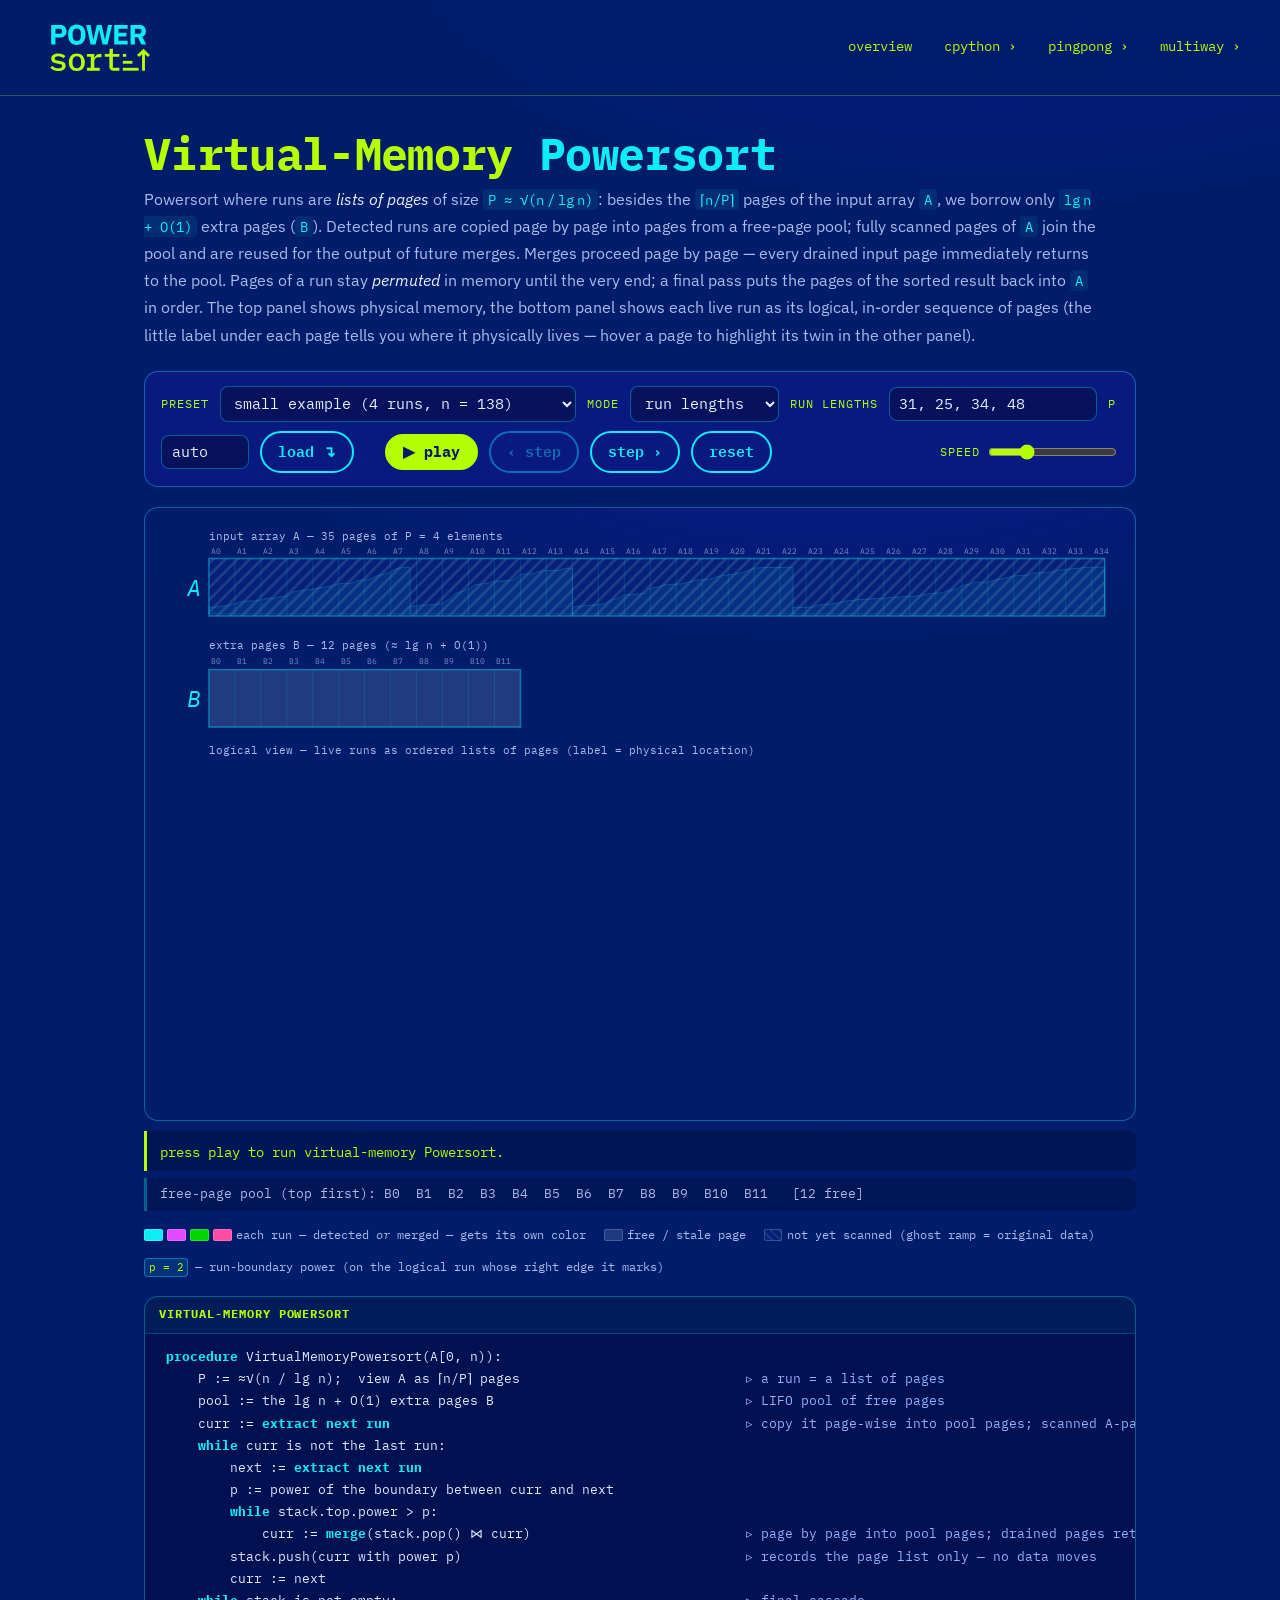
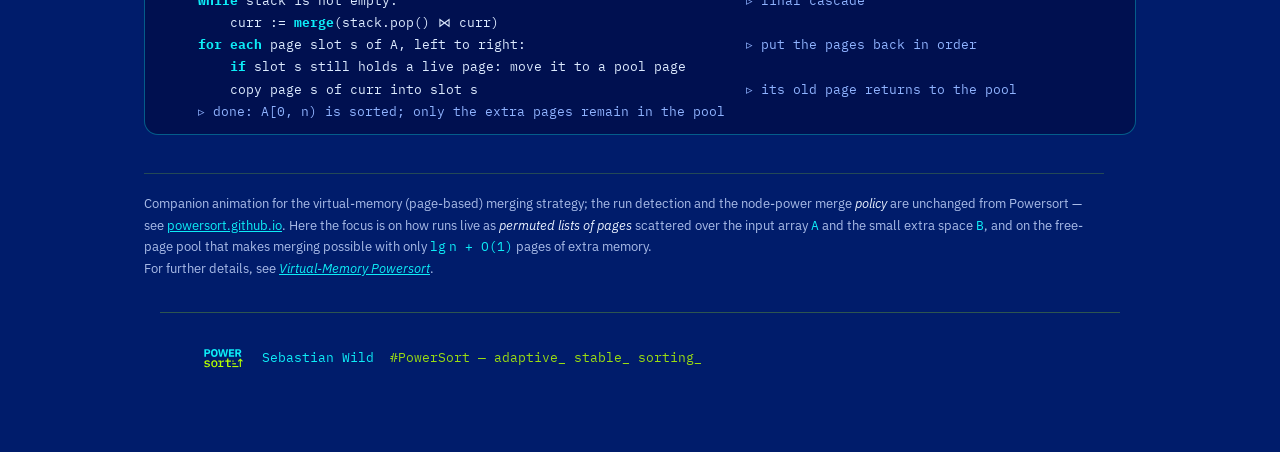
<file: virtual-memory-powersort.html>
<!DOCTYPE html>
<html lang="en">
<head>
<meta charset="utf-8">
<meta name="viewport" content="width=device-width, initial-scale=1.0">
<title>Virtual-Memory Powersort — runs as lists of pages</title>
<style>
  /* ============================================================
     POWERSORT companion animation — brand skin (Brand Guidelines v1.0)
     dark blue #001C6B · blue #380FFF · light blue #0DEDF7
     green #00D600 · lime #B5FF00 · yellow #FFFF00
     type: IBM Plex Mono (headings / data) + IBM Plex Sans (body)
     ============================================================ */
  :root {
    --darkblue:#001C6B; --blue:#380FFF; --lightblue:#0DEDF7;
    --green:#00D600; --lime:#B5FF00; --yellow:#FFFF00;
    --ink:#EAF2FF; --muted:#A9BCE8;
    --panel: rgba(56,15,255,0.16);
    --panel-line: rgba(13,237,247,0.35);
    --mono:"IBM Plex Mono", ui-monospace, SFMono-Regular, Menlo, Consolas, monospace;
    --sans:"IBM Plex Sans", system-ui, -apple-system, "Segoe UI", Roboto, sans-serif;

    /* semantic tokens read by the SVG through fill="var(--…)" */
    --run-a:#0DEDF7;                    /* detected run, colour A  → light blue */
    --run-b:#B5FF00;                    /* detected run, colour B  → lime       */
    --buffer: rgba(234,242,255,0.14);   /* free / stale (contents irrelevant)   */
    --border:#001C6B;                   /* crisp dark edge on the bright fills   */
    --accent:#0DEDF7;
  }

  * { box-sizing: border-box; }
  html { scroll-behavior: smooth; }
  body {
    margin: 0; padding: 0 0 3rem;
    font-family: var(--sans); font-size: 16px; line-height: 1.6;
    color: var(--ink);
    background:
      radial-gradient(1100px 520px at 78% -12%, rgba(56,15,255,0.24), transparent 60%),
      var(--darkblue);
    background-attachment: fixed;
    -webkit-font-smoothing: antialiased;
    display: flex; flex-direction: column; align-items: center;
  }
  a { color: var(--lightblue); }
  :focus-visible { outline: 3px solid var(--yellow); outline-offset: 2px; }

  /* ---------- page chrome (mini header + brand footer) ---------- */
  .ps-header {
    width: 100%; display: flex; align-items: center; justify-content: space-between;
    gap: 1rem; padding: .85rem clamp(1rem, 4vw, 2.5rem);
    border-bottom: 1px solid rgba(181,255,0,0.25);
    background: rgba(0,28,107,0.92); backdrop-filter: blur(6px);
    position: sticky; top: 0; z-index: 20;
  }
  .ps-brand { display: flex; align-items: center; text-decoration: none; }
  .ps-brand img { width: 118px; height: auto; display: block; }
  .ps-nav { display: flex; gap: clamp(.9rem, 3vw, 2rem); flex-wrap: wrap; }
  .ps-nav a {
    font-family: var(--mono); font-size: .9rem; color: var(--lime);
    text-decoration: none; border-bottom: 2px solid transparent; padding-bottom: 2px;
  }
  .ps-nav a:hover { border-bottom-color: var(--lime); }

  .ps-foot {
    width: 100%; display: flex; align-items: center; gap: 1rem;
    padding: 1.4rem clamp(1rem, 4vw, 2.5rem);
    border-top: 1px solid rgba(181,255,0,0.25); margin-top: 2rem;
  }
  .ps-foot img { width: 46px; height: 46px; }
  .ps-foot p { font-family: var(--mono); font-size: .82rem; color: var(--lightblue); margin: 0; }
  .ps-foot .tag { color: rgba(181,255,0,0.85); }

  main { width: min(66rem, 100%); padding: 0 clamp(1rem, 4vw, 2rem); }

  /* ---------- headings & lead ---------- */
  h1 {
    font-family: var(--mono); font-weight: 700; color: var(--lightblue);
    font-size: clamp(1.8rem, 4.6vw, 2.8rem); line-height: 1.1;
    letter-spacing: -.015em; margin: 2.1rem 0 .45rem;
  }
  h1 .pp { color: var(--lime); }
  p.lead { color: var(--muted); max-width: 60rem; line-height: 1.7; margin: .35rem 0 1.4rem; }
  p.lead em { color: var(--ink); font-style: italic; }
  p.lead code {
    font-family: var(--mono); background: rgba(13,237,247,0.08);
    color: var(--lightblue); padding: .06em .35em; border-radius: 4px; font-size: .9em;
  }

  /* ---------- controls ---------- */
  .controls {
    display: flex; flex-wrap: wrap; gap: .55rem .7rem; align-items: center;
    padding: .85rem 1rem; border: 1px solid var(--panel-line); border-radius: 14px;
    background: var(--panel); font-family: var(--mono); font-size: .9rem;
  }
  .controls label {
    font-family: var(--mono); font-size: .72rem; letter-spacing: .08em;
    text-transform: uppercase; color: var(--lime);
  }
  select, input[type=text] {
    font-family: var(--mono); font-size: .92rem; color: var(--ink);
    background: rgba(0,0,0,0.28); border: 1.5px solid var(--panel-line);
    border-radius: 8px; padding: .42rem .6rem;
  }
  select option { color: #001C6B; background: #EAF2FF; }
  input[type=text] { width: 13rem; }
  button {
    font-family: var(--mono); font-size: .92rem; font-weight: 600;
    color: var(--lightblue); background: transparent;
    border: 2px solid var(--lightblue); border-radius: 999px;
    padding: .4rem 1rem; cursor: pointer;
    transition: transform .12s ease, background .12s ease, color .12s ease;
  }
  button:hover { transform: translateY(-1px); background: rgba(13,237,247,0.12); }
  button.primary { color: var(--darkblue); background: var(--lime); border-color: var(--lime); font-weight: 700; }
  button.primary:hover { background: var(--yellow); border-color: var(--yellow); }
  button:disabled { opacity: .4; cursor: not-allowed; transform: none; }
  .speed { display: flex; align-items: center; gap: .4rem; margin-left: auto; }
  .speed input { accent-color: var(--lime); }

  /* ---------- stage ---------- */
  #stage {
    width: 100%; margin-top: 1.2rem;
    border: 1px solid var(--panel-line); border-radius: 14px;
    background:
      radial-gradient(1000px 420px at 70% -20%, rgba(56,15,255,0.26), transparent 60%),
      var(--darkblue);
    padding: clamp(.5rem, 2vw, 1rem); overflow: hidden;
  }
  svg { width: 100%; height: auto; display: block; }
  #stage svg text { font-family: var(--mono); }
  svg .pv { cursor: pointer; }
  svg .pv-hl { stroke: var(--yellow) !important; stroke-width: 2.6px !important; }

  /* free-page pool readout */
  #pool {
    margin-top: .4rem; font-family: var(--mono); font-size: .8rem; color: var(--muted);
    background: rgba(0,0,0,0.18); border-left: 3px solid var(--panel-line);
    padding: .4rem .8rem; border-radius: 0 8px 8px 0; white-space: pre-wrap;
  }

  /* ---------- status & pool ---------- */
  #status {
    margin-top: .6rem; min-height: 2.4em; font-family: var(--mono); font-size: .9rem;
    color: var(--ink); background: rgba(0,0,0,0.22); border-left: 3px solid var(--lime);
    padding: .55rem .8rem; border-radius: 0 8px 8px 0; white-space: pre-wrap;
  }
  #status .k { color: var(--lime); }

  /* ---------- pseudocode ---------- */
  #pseudo {
    margin-top: 1.2rem; border: 1px solid var(--panel-line);
    border-radius: 14px; overflow: hidden; background: #001050;
  }
  #pseudo .ph {
    font-family: var(--mono); font-size: .74rem; font-weight: 700;
    letter-spacing: .08em; text-transform: uppercase; color: var(--lime);
    padding: .55rem .9rem; background: rgba(13,237,247,0.06);
    border-bottom: 1px solid rgba(13,237,247,0.18);
  }
  #pseudo pre {
    margin: 0; padding: .7rem .6rem; overflow-x: auto; font-family: var(--mono);
    font-size: .84rem; line-height: 1.55; color: #DDEBFF;
  }
  #pseudo table { border-collapse: collapse; white-space: pre; }
  #pseudo .ln { display: table-row; }
  #pseudo .ln > .code, #pseudo .ln > .cmt { display: table-cell; padding: .05em 0; }
  #pseudo .ln > .code { padding-left: .5rem; border-left: 3px solid transparent; }
  #pseudo .ln > .cmt { color: #8FB3FF; padding-left: 1.6em; padding-right: .5rem; }
  #pseudo .ln b { font-weight: 700; color: var(--lightblue); }
  #pseudo .ln.hl > .code { background: var(--lime); color: var(--darkblue); border-left-color: var(--yellow); }
  #pseudo .ln.hl > .cmt  { background: var(--lime); color: #0a2a00; }
  #pseudo .ln.hl b { color: var(--blue); }

  /* ---------- legend & footer ---------- */
  .legend {
    display: flex; flex-wrap: wrap; gap: .7rem 1.1rem; margin-top: .9rem;
    font-family: var(--mono); font-size: .78rem; color: var(--muted); align-items: center;
  }
  .legend .chip {
    display: inline-block; width: 1.5em; height: 1em; border-radius: 2px;
    border: 1px solid rgba(234,242,255,0.2); vertical-align: -0.15em; margin-right: .35em;
  }
  footer {
    margin-top: 2.4rem; font-size: .82rem; color: var(--muted); max-width: 60rem;
    line-height: 1.65; border-top: 1px solid rgba(181,255,0,0.2); padding-top: 1.2rem;
  }
  footer a { color: var(--lightblue); }
  footer em { color: var(--ink); }
  footer code { font-family: var(--mono); color: var(--lightblue); }

  @media (prefers-reduced-motion: reduce) { html { scroll-behavior: auto; } button { transition: none; } }
</style>
  <link rel="preconnect" href="https://fonts.googleapis.com">
  <link rel="preconnect" href="https://fonts.gstatic.com" crossorigin>
  <link rel="stylesheet" href="https://fonts.googleapis.com/css2?family=IBM+Plex+Mono:ital,wght@0,400;0,500;0,600;0,700;1,400;1,600&family=IBM+Plex+Sans:wght@400;600;700&display=swap">
  <link rel="icon" href="assets/powersort-logo-square.svg" type="image/svg+xml">
  <!-- GoatCounter analytics -->
  <script data-goatcounter="https://power-sort.goatcounter.com/count"
          async src="//gc.zgo.at/count.js"></script>
</head>
<body>
<header class="ps-header">
  <a class="ps-brand" href="index.html#hero">
    <img src="assets/powersort-logo-tight.svg" alt="Powersort logo">
  </a>
  <nav class="ps-nav" aria-label="Powersort sections">
    <a href="index.html#algorithm">overview</a>
    <a href="cpython-powersort.html">cpython &rsaquo;</a>
    <a href="pingpong-powersort.html">pingpong &rsaquo;</a>
    <a href="multiway-powersort.html">multiway &rsaquo;</a>
  </nav>
</header>

<main>
  <h1><span class="pp">Virtual-Memory</span> Powersort</h1>
  <p class="lead">
    Powersort where runs are <em>lists of pages</em> of size <code>P &asymp; &radic;(n&thinsp;/&thinsp;lg&thinsp;n)</code>:
    besides the <code>&lceil;n/P&rceil;</code> pages of the input array <code>A</code>, we borrow only
    <code>lg&thinsp;n + O(1)</code> extra pages (<code>B</code>). Detected runs are copied page by page into
    pages from a free-page pool; fully scanned pages of <code>A</code> join the pool and are reused for the
    output of future merges. Merges proceed page by page &mdash; every drained input page immediately returns
    to the pool. Pages of a run stay <em>permuted</em> in memory until the very end; a final pass puts the
    pages of the sorted result back into <code>A</code> in order. The top panel shows physical memory,
    the bottom panel shows each live run as its logical, in-order sequence of pages
    (the little label under each page tells you where it physically lives &mdash; hover a page to highlight
    its twin in the other panel).
  </p>

  <div class="controls">
    <label>preset</label>
    <select id="preset">
      <option value="31,25,34,48" selected>small example (4 runs, n = 138)</option>
      <option value="100,100,150,250">paper proportions (4 runs, n = 600)</option>
      <option value="80,40,20,20,90,90">cascade example (6 runs, n = 320)</option>
      <option value="rand:8">random (8 runs)</option>
      <option value="rand:5">random (5 runs)</option>
    </select>
    <label for="mode">mode</label>
    <select id="mode">
      <option value="runs" selected>run lengths</option>
      <option value="values">array values</option>
    </select>
    <label for="runlens" id="runlensLabel">run lengths</label>
    <input type="text" id="runlens" value="31, 25, 34, 48" spellcheck="false">
    <label for="psize">P</label>
    <input type="text" id="psize" list="psizes" value="auto" spellcheck="false" style="width:5.5rem">
    <datalist id="psizes">
      <option value="auto"></option>
      <option value="2"></option><option value="3"></option><option value="4"></option>
      <option value="6"></option><option value="8"></option><option value="12"></option>
      <option value="16"></option><option value="24"></option><option value="32"></option>
    </datalist>
    <button id="load">load &#8628;</button>
    <span style="width:.5rem"></span>
    <button id="play" class="primary">&#9654; play</button>
    <button id="stepb">&#8249; step</button>
    <button id="stepf">step &#8250;</button>
    <button id="reset">reset</button>
    <div class="speed"><label for="speed">speed</label>
      <input type="range" id="speed" min="0.3" max="4" step="0.1" value="1.3"></div>
  </div>

  <div id="stage"></div>
  <div id="status"><span class="k">press play to run virtual-memory Powersort.</span></div>
  <div id="pool"></div>

  <div class="legend">
    <span><span class="chip" id="pal0"></span><span class="chip" id="pal1"></span><span class="chip" id="pal2"></span><span class="chip" id="pal3"></span>each run &mdash; detected <em>or</em> merged &mdash; gets its own color</span>
    <span><span class="chip" style="background:var(--buffer)"></span>free / stale page</span>
    <span><span class="chip" style="background:repeating-linear-gradient(45deg,#04217a,#04217a 4px,rgba(234,242,255,0.12) 4px,rgba(234,242,255,0.12) 6px)"></span>not yet scanned (ghost ramp = original data)</span>
    <span><span style="display:inline-block;font-family:var(--mono);color:var(--lime);background:rgba(13,237,247,0.10);border:1px solid rgba(13,237,247,0.4);border-radius:4px;padding:0 .35em;font-size:.85em">p = 2</span>&nbsp;&mdash; run-boundary power (on the logical run whose right edge it marks)</span>
  </div>

  <div id="pseudo">
    <div class="ph">Virtual-Memory Powersort</div>
    <pre><table><span class="ln" data-pc="proc"><span class="code"><b>procedure</b> VirtualMemoryPowersort(A[0, n)):</span></span><span class="ln" data-pc="pinit"><span class="code">    P := &asymp;&radic;(n / lg n);  view A as &lceil;n/P&rceil; pages</span><span class="cmt">&#9657; a run = a list of pages</span></span><span class="ln" data-pc="poolinit"><span class="code">    pool := the lg n + O(1) extra pages B</span><span class="cmt">&#9657; LIFO pool of free pages</span></span><span class="ln" data-pc="detect1"><span class="code">    curr := <b>extract next run</b></span><span class="cmt">&#9657; copy it page-wise into pool pages; scanned A-pages join the pool</span></span><span class="ln" data-pc="whileouter"><span class="code">    <b>while</b> curr is not the last run:</span></span><span class="ln" data-pc="detect"><span class="code">        next := <b>extract next run</b></span></span><span class="ln" data-pc="power"><span class="code">        p := power of the boundary between curr and next</span></span><span class="ln" data-pc="whilemerge"><span class="code">        <b>while</b> stack.top.power &gt; p:</span></span><span class="ln" data-pc="mergeln"><span class="code">            curr := <b>merge</b>(stack.pop() &#8904; curr)</span><span class="cmt">&#9657; page by page into pool pages; drained pages return to the pool</span></span><span class="ln" data-pc="push"><span class="code">        stack.push(curr with power p)</span><span class="cmt">&#9657; records the page list only &mdash; no data moves</span></span><span class="ln" data-pc="currnext"><span class="code">        curr := next</span></span><span class="ln" data-pc="whilefinal"><span class="code">    <b>while</b> stack is not empty:</span><span class="cmt">&#9657; final cascade</span></span><span class="ln" data-pc="finalmerge"><span class="code">        curr := <b>merge</b>(stack.pop() &#8904; curr)</span></span><span class="ln" data-pc="forslot"><span class="code">    <b>for each</b> page slot s of A, left to right:</span><span class="cmt">&#9657; put the pages back in order</span></span><span class="ln" data-pc="evac"><span class="code">        <b>if</b> slot s still holds a live page: move it to a pool page</span></span><span class="ln" data-pc="placecopy"><span class="code">        copy page s of curr into slot s</span><span class="cmt">&#9657; its old page returns to the pool</span></span><span class="ln" data-pc="done"><span class="code">    <span style="color:#8FB3FF">&#9657; done: A[0, n) is sorted; only the extra pages remain in the pool</span></span></span></table></pre>
  </div>

  <footer>
    Companion animation for the virtual-memory (page-based) merging strategy; the run detection and the
    node-power merge <em>policy</em> are unchanged from Powersort &mdash; see
    <a href="index.html#hero">powersort.github.io</a>.
    Here the focus is on how runs live as <em>permuted lists of pages</em> scattered over the input array
    <code>A</code> and the small extra space <code>B</code>, and on the free-page pool that makes
    merging possible with only <code>lg&thinsp;n + O(1)</code> pages of extra memory.
    <br/>
    For further details, see <em><a href="https://www.wild-inter.net/publications/moltmann-nakajima-wild-2026">Virtual-Memory Powersort</a></em>.
  </footer>
</main>

<script>
"use strict";

/* ============================================================
 * 0. Utilities
 * ============================================================ */

function seededRng(seedStr) {
  let h = 2166136261 >>> 0;
  for (const ch of seedStr) { h ^= ch.charCodeAt(0); h = Math.imul(h, 16777619) >>> 0; }
  return () => {
    h ^= h << 13; h >>>= 0; h ^= h >>> 17; h ^= h << 5; h >>>= 0;
    return h / 4294967296;
  };
}

function nodePower(n, b1, e1, b2, e2) {
  let a = (b1 + e1) / (2 * n), b = (b2 + e2) / (2 * n), k = 0;
  while (Math.floor(a) === Math.floor(b)) { a *= 2; b *= 2; k += 1; }
  return k;
}

/* stable two-way merge, remembering the source of every element */
function mergeVals(A, B) {
  const res = [], src = [];
  let i = 0, j = 0;
  while (i < A.length || j < B.length) {
    if (j >= B.length || (i < A.length && A[i] <= B[j])) { res.push(A[i++]); src.push(0); }
    else { res.push(B[j++]); src.push(1); }
  }
  return { res, src };
}

/* ============================================================
 * 1. Simulation of virtual-memory powersort.
 *    Runs are lists of pages; pages live in A-cells or B-cells;
 *    a LIFO pool holds the free pages. Mirrors the C++.
 * ============================================================ */

function Underflow() {}

function simulateRaw(runLens, P, extraPages, seed) {
  const n = runLens.reduce((x, y) => x + y, 0);
  const bounds = [0];
  for (const L of runLens) bounds.push(bounds[bounds.length - 1] + L);
  const runsIn = runLens.map((_, i) => ({ l: bounds[i], r: bounds[i + 1] }));

  // synthetic data: per run, sorted uniform values in (0,1)
  const rng = seededRng(seed);
  const valsGlobal = new Array(n);
  for (let k = 0; k < runLens.length; k++) {
    const vs = Array.from({ length: runLens[k] }, () => 0.04 + 0.92 * rng()).sort((a, b) => a - b);
    for (let t = 0; t < vs.length; t++) valsGlobal[bounds[k] + t] = vs[t];
  }

  const numA = Math.ceil(n / P);
  const aEnd = i => Math.min((i + 1) * P, n);

  // mutable state
  let scan = 0, freedUpTo = 0, uid = 0, detectCount = 0, currPower = -1, phase = "run";
  const pool = [];
  for (let i = extraPages - 1; i >= 0; i--) pool.push("B" + i); // so B0 is popped first
  const stack = [];
  let curr = null, nxt = null, out = null;

  const snapshots = [], events = [];
  const clonePage = pg => ({ ...pg });
  const rowsNow = () => {
    const rows = [];
    const mk = (r, role) => rows.push({
      runId: r.id, role, ci: r.ci, striped: r.striped, len: r.len, name: r.name, power: r.power,
      pages: r.pages.map(clonePage)
    });
    stack.forEach((r, i) => mk(r, "stack[" + i + "]"));
    if (curr) mk(curr, phase === "place" ? "sorted result" : "current run");
    if (out) mk(out, "merge output");
    if (nxt) mk(nxt, "next run");
    return rows;
  };
  const snap = () => snapshots.push({
    scan, pool: [...pool], rows: rowsNow()
  });
  snap();

  const emit = (desc, pc, mutate, extra) => {
    mutate();
    events.push(Object.assign({ desc, pc }, extra || {}));
    snap();
  };
  const poolPeek = () => { if (!pool.length) throw new Underflow(); return pool[pool.length - 1]; };

  /* ---- run extraction: copy page by page into pool pages ---- */
  const extractRun = (slot, iv, pcKey, name) => {
    const r = {
      id: "r" + (++uid), ci: detectCount++, striped: false, name,
      left: iv.l, right: iv.r, len: iv.r - iv.l,
      vals: valsGlobal.slice(iv.l, iv.r), pages: [], power: -1
    };
    for (let i = iv.l; i < iv.r; i += P) {
      const c = Math.min(P, iv.r - i);
      const f = poolPeek();
      const pid = "g" + (++uid);
      const pg = { pid, phys: f, count: c, used: 0, curLo: r.vals[i - iv.l], hi: r.vals[i - iv.l + c - 1], dead: false };
      const freed = [];
      let fu = freedUpTo;
      // free physical A-page fu only once its FULL extent [fu*P,(fu+1)*P) is scanned.
      // the last page is shorter than P, so (fu+1)*P > n and it is never freed
      // (matching the C++ convention of leaving that partial page out of circulation).
      while (fu < numA && (fu + 1) * P <= i + c) { freed.push("A" + fu); fu++; }
      const first = i === iv.l;
      emit(
        (first ? `scan: run ${name} = A[${iv.l},${iv.r}) \u2014 ` : "extract: ") +
        `copy A[${i},${i + c}) \u2192 page ${f}` +
        (freed.length ? `; ${freed.join(", ")} fully scanned \u2192 pool` : ""),
        [pcKey],
        () => {
          pool.pop();
          if (first) { if (slot === "curr") curr = r; else nxt = r; }
          r.pages.push(pg);
          scan = i + c;
          for (const fp of freed) pool.push(fp);
          freedUpTo = fu;
        },
        { spawn: { ["P:" + pid]: { l: i, r: i + c } } });
    }
    return r;
  };

  /* ---- consumption bookkeeping for merge inputs ---- */
  const previewFreed = (run, consumedTotal) => {
    const freed = []; let cum = 0;
    for (const pg of run.pages) {
      if (!pg.dead && cum + pg.count <= consumedTotal) freed.push(pg.phys);
      cum += pg.count;
    }
    return freed;
  };
  const applyConsumption = (run, consumedTotal) => {
    const freed = []; let cum = 0;
    for (const pg of run.pages) {
      const u = Math.max(0, Math.min(pg.count, consumedTotal - cum));
      if (u !== pg.used || (u === pg.count && !pg.dead)) {
        pg.used = u;
        pg.curLo = u < pg.count ? run.vals[cum + u] : pg.hi;
        if (u === pg.count && !pg.dead) { pg.dead = true; freed.push(pg.phys); }
      }
      cum += pg.count;
    }
    return freed;
  };

  /* ---- merge stack top with curr, page by page ---- */
  const doMerge = (pcKeys) => {
    const a = stack[stack.length - 1], b = curr;
    const merged = mergeVals(a.vals, b.vals);
    const m = {
      id: "m" + (++uid), ci: detectCount++, striped: true, name: "merged",
      left: a.left, right: b.right, len: merged.res.length,
      vals: merged.res, pages: [], power: b.power
    };
    if (m.len <= P) { // both runs fit in one page: merge in place, right-to-left
      const bp = b.pages[0], ap = a.pages[0];
      emit(`merge: both runs fit in one page \u2014 merge in place into ${bp.phys} (right-to-left); ${ap.phys} \u2192 pool`,
        pcKeys,
        () => {
          bp.count = m.len; bp.used = 0; bp.curLo = m.vals[0]; bp.hi = m.vals[m.len - 1];
          m.pages = [bp];
          ap.dead = true; pool.push(ap.phys);
          stack.pop(); curr = m;
        });
      return;
    }
    let ai = 0, bi = 0, produced = 0, first = true;
    while (produced < m.len) {
      const c = Math.min(P, m.len - produced);
      let dA = 0;
      for (let t = produced; t < produced + c; t++) if (merged.src[t] === 0) dA++;
      const dB = c - dA, ai2 = ai + dA, bi2 = bi + dB;
      const f = poolPeek();
      const freedPrev = previewFreed(a, ai2).concat(previewFreed(b, bi2));
      const pid = "g" + (++uid);
      const pg = { pid, phys: f, count: c, used: 0, curLo: m.vals[produced], hi: m.vals[produced + c - 1], dead: false };
      const last = produced + c >= m.len;
      emit(`merge: fill ${f} with the next ${c} elements (${dA} from stack top, ${dB} from curr)` +
        (freedPrev.length ? `; ${freedPrev.join(", ")} drained \u2192 pool` : "") +
        (last ? " \u2014 merge complete, result becomes curr" : ""),
        pcKeys,
        () => {
          pool.pop();
          if (first) { out = m; first = false; }
          m.pages.push(pg);
          const fr = applyConsumption(a, ai2).concat(applyConsumption(b, bi2));
          for (const fp of fr) pool.push(fp);
          if (last) {
            stack.pop(); curr = m; out = null;
          }
        });
      ai = ai2; bi = bi2; produced += c;
    }
  };

  /* ---- main loop, mirroring the C++ ---- */
  let idx = 0;
  extractRun("curr", runsIn[idx++], "detect1", "1");

  while (curr.right < n) {
    extractRun("nxt", runsIn[idx], "detect", String(idx + 1)); idx += 1;
    const stkRight = stack.length ? stack[stack.length - 1].right : 0;
    const p = nodePower(n, stkRight, curr.right, curr.right, nxt.right);
    const bpos = curr.right, bl = stkRight, br = nxt.right;
    emit(`power: boundary between the top-of-stack run A[${bl},${bpos}) and A[${bpos},${br}) gets power p = ${p} \u2014 shown on the current run below`,
      ["power"], () => { curr.power = p; });
    currPower = p;

    while (stack.length && stack[stack.length - 1].power > currPower)
      doMerge(["whilemerge", "mergeln"]);

    emit(`push: curr's page list goes onto the stack (pointers only \u2014 no data moves); run ${nxt.name} becomes curr`,
      ["push", "currnext"],
      () => { curr.power = currPower; stack.push(curr); curr = nxt; nxt = null; });
  }

  while (stack.length) doMerge(["whilefinal", "finalmerge"]);

  /* ---- final placement: put pages back into A in order ---- */
  phase = "place";
  for (let s = 0; s < numA; s++) {
    const want = curr.pages[s], dest = "A" + s;
    if (want.phys === dest) {
      emit(`final: page ${s} is already in slot ${dest} \u2713`, ["forslot"], () => {});
      continue;
    }
    let occ = null, occIdx = -1;
    for (let t = s + 1; t < curr.pages.length; t++)
      if (curr.pages[t].phys === dest) { occ = curr.pages[t]; occIdx = t; break; }
    if (occ) {
      const f = poolPeek();
      emit(`final: slot ${dest} still holds page ${occIdx} of the result \u2014 evacuate it to ${f}`,
        ["forslot", "evac"],
        () => { pool.pop(); occ.phys = f; });
    }
    const old = want.phys;
    emit(`final: copy page ${s} (${old}) into its slot ${dest}; ${old} \u2192 pool`,
      ["forslot", "placecopy"],
      () => {
        const di = pool.indexOf(dest);
        if (di >= 0) pool.splice(di, 1); // dest was a free page \u2014 it is now occupied
        want.phys = dest; pool.push(old);
      });
  }

  events.push({ desc: `done: A[0,${n}) is sorted; all ${extraPages} extra pages are back in the pool.`, pc: ["done"] });
  snapshots.push(snapshots[snapshots.length - 1]);

  return { n, P, numA, extraPages, valsGlobal, runsIn, snapshots, events };
}

function simulate(runLens, Pchoice) {
  const n = runLens.reduce((x, y) => x + y, 0);
  const auto = Math.max(3, Math.round(Math.sqrt(n / Math.log2(Math.max(4, n)))));
  let P = auto;
  if (Pchoice !== "auto" && Pchoice != null && Pchoice !== "") {
    const v = parseInt(Pchoice, 10);
    if (Number.isFinite(v) && v >= 1) P = v;
  }
  // one extra page compensates for the partial last A-page, which (following the
  // C++) is never returned to the pool so we needn't special-case a short buffer page
  let extra = Math.ceil(Math.log2(Math.max(4, n))) + 3 + (n % P === 0 ? 0 : 1);
  const seed = runLens.join(",") + "|" + P;
  for (;;) {
    try { return simulateRaw(runLens, P, extra, seed); }
    catch (e) { if (e instanceof Underflow && extra < 4 * n) extra += 2; else throw e; }
  }
}

/* ============================================================
 * 2. Rendering + tweened animation between snapshots
 * ============================================================ */

const SVGNS = "http://www.w3.org/2000/svg";
const W = 1000, X0 = 50, X1 = 985;
const AY = 36, CH = 60;           // A row: y, cell height
let BY = 152;                     // B row y (fixed)
let LOGY0 = 248, RB = 88, RAMPH = 44;

const stage = document.getElementById("stage");
const statusEl = document.getElementById("status");
const poolEl = document.getElementById("pool");

let model = null, es = 1, maxRows = 1;
let cursor = 0, playing = false, animation = null;
let nodes = new Map();            // element id -> {kind, els, disc}
let svg, gGhost, gScan, gGridTop, gPages, gPowLog, gChips, gRowLabels;

const easing = t => t < .5 ? 2 * t * t : 1 - Math.pow(-2 * t + 2, 2) / 2;
const hPix = (v, maxH) => 5 + v * (maxH - 8);
const RUN_PALETTE = [
  // Perceptually spaced for maximum distinguishability on the dark-blue stage:
  // consecutive entries jump far across hue AND alternate lightness, since a run's
  // colour index increments for every detected *and* merged run (so neighbours are
  // routinely on screen together). Brand colours are kept as anchors.
  "#0DEDF7", // cyan (brand)
  "#E44BFF", // orchid
  "#00D600", // green (brand)
  "#FF4DA6", // rose
  "#B5FF00", // lime (brand)
  "#A66BFF", // violet
  "#FFF033", // yellow (brand)
  "#3D8CFF", // azure
  "#FF5A5A", // coral
  "#8CFFA9", // mint
  "#FF9BD0", // pink
  "#E8C24A", // gold
  "#73C0FF", // sky
  "#FFAB73"  // peach
];
const runFillOf = ci => RUN_PALETTE[ci % RUN_PALETTE.length];

function cellRect(phys) {
  const idx = parseInt(phys.slice(1), 10);
  if (phys[0] === "A") {
    const cap = Math.min(model.P, model.n - idx * model.P);
    return { x: X0 + idx * model.P * es, y: AY, w: cap * es };
  }
  return { x: X0 + idx * model.P * es, y: BY, w: model.P * es };
}

function rowLabel(row) {
  const what = row.striped ? "merged run" : "run " + row.name;
  return `${row.role} \u2014 ${what} \u00b7 ${row.len} elements, ${row.pages.length} page${row.pages.length === 1 ? "" : "s"}`;
}

/* target visual properties for every element in a snapshot */
function targetsFor(s) {
  const T = new Map();
  T.set("scan", { w: Math.max(0, s.scan * es) });
  s.rows.forEach((row, ri) => {
    const ry = LOGY0 + ri * RB;
    T.set("row:" + row.runId, { x: X0, y: ry + 10, op: 1, text: rowLabel(row) });
    if (row.power >= 0) {
      const xR = X0 + row.len * es;
      const bw = 20 + String(row.power).length * 7.5;
      const px = Math.min(xR + 7, W - bw - 6);
      T.set("pw:" + row.runId, { op: 1, x: px, y: ry + 16 + RAMPH / 2 + 5, p: row.power });
    }
    let cum = 0;
    row.pages.forEach((pg, qi) => {
      if (!pg.dead && pg.used < pg.count) {
        const cr = cellRect(pg.phys);
        const common = { hLo: pg.curLo, hHi: pg.hi, op: 1, ci: row.ci };
        T.set("P:" + pg.pid, Object.assign({
          bx: cr.x + pg.used * es, ex: cr.x + pg.count * es, yB: cr.y + CH - 2
        }, common));
        const lx0 = X0 + (cum + pg.used) * es, lx1 = X0 + (cum + pg.count) * es;
        T.set("L:" + pg.pid, Object.assign({
          bx: lx0, ex: lx1, yB: ry + 16 + RAMPH,
          labx: (lx0 + lx1) / 2, laby: ry + 16 + RAMPH + (qi % 2 ? 21 : 11),
          labtext: pg.phys
        }, common));
      }
      cum += pg.count;
    });
  });
  return T;
}

const NUMERIC = ["bx", "ex", "yB", "hLo", "hHi", "op", "x", "y", "w", "labx", "laby"];
const DISCRETE = ["text", "labtext", "ci", "p"];

function makeNode(id, pr) {
  const kind = id.split(":")[0];
  const node = { kind, els: {} };
  if (kind === "P" || kind === "L") {
    const poly = document.createElementNS(SVGNS, "polygon");
    poly.setAttribute("stroke", "var(--border)");
    poly.setAttribute("stroke-width", "1.2");
    poly.setAttribute("stroke-linejoin", "round");
    poly.classList.add("pv");
    poly.dataset.pid = id.slice(2);
    (kind === "P" ? gPages : gChips).appendChild(poly);
    node.els.poly = poly;
    if (kind === "L") {
      const tx = document.createElementNS(SVGNS, "text");
      tx.setAttribute("text-anchor", "middle");
      tx.setAttribute("font-size", "9.5");
      tx.setAttribute("font-family", "ui-monospace, Menlo, Consolas, monospace");
      tx.setAttribute("fill", "rgba(234,242,255,0.65)");
      tx.classList.add("pv");
      tx.dataset.pid = id.slice(2);
      gChips.appendChild(tx);
      node.els.label = tx;
    }
  } else if (kind === "row") {
    const tx = document.createElementNS(SVGNS, "text");
    tx.setAttribute("font-size", "12.5");
    tx.setAttribute("fill", "#A9BCE8");
    gRowLabels.appendChild(tx);
    node.els.label = tx;
  } else if (kind === "pw") {
    const g = document.createElementNS(SVGNS, "g");
    const rect = document.createElementNS(SVGNS, "rect");
    rect.setAttribute("rx", "4"); rect.setAttribute("ry", "4");
    rect.setAttribute("height", "18");
    rect.setAttribute("fill", "rgba(13,237,247,0.10)");
    rect.setAttribute("stroke", "rgba(13,237,247,0.4)");
    rect.setAttribute("stroke-width", "1");
    const tx = document.createElementNS(SVGNS, "text");
    tx.setAttribute("text-anchor", "start");
    tx.setAttribute("font-size", "12.5");
    tx.setAttribute("font-family", "ui-monospace, Menlo, Consolas, monospace");
    tx.setAttribute("fill", "#B5FF00");
    g.appendChild(rect); g.appendChild(tx);
    gPowLog.appendChild(g);
    node.els.g = g; node.els.rect = rect; node.els.text = tx;
  } else if (kind === "scan") {
    node.els.rect = gScan;
  }
  nodes.set(id, node);
  return node;
}

function removeNode(id) {
  const node = nodes.get(id);
  if (!node) return;
  if (node.kind !== "scan") for (const el of Object.values(node.els)) el.remove();
  nodes.delete(id);
}

function applyNode(id, pr) {
  let node = nodes.get(id);
  if (!node) node = makeNode(id, pr);
  const k = node.kind;
  if (k === "P" || k === "L") {
    const maxH = k === "P" ? CH - 6 : RAMPH;
    const yT1 = pr.yB - hPix(pr.hLo, maxH), yT2 = pr.yB - hPix(pr.hHi, maxH);
    const bx = Math.min(pr.bx, pr.ex);
    node.els.poly.setAttribute("points",
      `${bx},${pr.yB} ${pr.ex},${pr.yB} ${pr.ex},${yT2} ${bx},${yT1}`);
    node.els.poly.setAttribute("opacity", pr.op);
    node.els.poly.setAttribute("fill", runFillOf(pr.ci));
    node.els.poly.style.display = pr.ex - bx < 0.15 || pr.op <= 0.01 ? "none" : "";
    if (k === "L") {
      const t = node.els.label;
      t.setAttribute("x", pr.labx); t.setAttribute("y", pr.laby);
      t.setAttribute("opacity", pr.op * 0.95);
      if (t.textContent !== pr.labtext) t.textContent = pr.labtext;
      t.style.display = pr.op <= 0.01 ? "none" : "";
    }
  } else if (k === "row") {
    const t = node.els.label;
    t.setAttribute("x", pr.x); t.setAttribute("y", pr.y);
    t.setAttribute("opacity", pr.op);
    if (t.textContent !== pr.text) t.textContent = pr.text;
  } else if (k === "pw") {
    node.els.g.setAttribute("opacity", pr.op);
    const label = "p = " + pr.p;
    if (node.els.text.textContent !== label) node.els.text.textContent = label;
    node.els.text.setAttribute("x", pr.x + 6);
    node.els.text.setAttribute("y", pr.y);
    //const w = 20 + String(pr.p).length * 7.5;
    const w = 10 + String(label).length * 7.5;
    node.els.rect.setAttribute("x", pr.x);
    node.els.rect.setAttribute("y", pr.y - 13);
    node.els.rect.setAttribute("width", w);
  } else if (k === "scan") {
    node.els.rect.setAttribute("width", pr.w);
  }
}

/* ---- static stage ---- */
function buildStage() {
  nodes = new Map();
  stage.innerHTML = "";
  svg = document.createElementNS(SVGNS, "svg");
  const H = LOGY0 + maxRows * RB + 6;
  svg.setAttribute("viewBox", `0 0 ${W} ${H}`);

  const defs = document.createElementNS(SVGNS, "defs");
  defs.innerHTML = `
    <pattern id="unscanned" width="9" height="9" patternUnits="userSpaceOnUse" patternTransform="rotate(45)">
      <rect width="9" height="9" fill="#04217a"/>
      <rect width="3" height="9" fill="rgba(234,242,255,0.12)"/>
    </pattern>`;
  svg.appendChild(defs);

  const el = (name, attrs, parent) => {
    const e = document.createElementNS(SVGNS, name);
    for (const [a, vv] of Object.entries(attrs)) e.setAttribute(a, vv);
    (parent || svg).appendChild(e);
    return e;
  };
  const n = model.n, P = model.P, numA = model.numA, extra = model.extraPages;
  const aw = n * es, bw = extra * P * es;

  // --- A row ---
  el("text", { x: X0, y: AY - 19, "font-size": 12, fill: "#A9BCE8" }, svg)
    .textContent = `input array A \u2014 ${numA} pages of P = ${P} elements`;
  el("rect", { x: X0, y: AY, width: aw, height: CH, fill: "url(#unscanned)" }, svg);
  gGhost = el("g", {}, svg);
  for (const iv of model.runsIn) {
    const pts = [[X0 + iv.l * es, AY + CH - 2]];
    for (let i = iv.l; i < iv.r; i++)
      pts.push([X0 + i * es, AY + CH - 2 - hPix(model.valsGlobal[i], CH - 6)]);
    pts.push([X0 + iv.r * es, AY + CH - 2 - hPix(model.valsGlobal[iv.r - 1], CH - 6)]);
    pts.push([X0 + iv.r * es, AY + CH - 2]);
    el("polygon", { points: pts.map(p => p.join(",")).join(" "),
      fill: "rgba(13,237,247,0.08)", stroke: "rgba(13,237,247,0.22)", "stroke-width": 1 }, gGhost);
  }
  gScan = el("rect", { x: X0, y: AY, width: 0, height: CH, fill: "var(--buffer)" }, svg);
  makeNode("scan", {});

  // --- B row ---
  el("text", { x: X0, y: BY - 22, "font-size": 12, fill: "#A9BCE8" }, svg)
    .textContent = `extra pages B \u2014 ${extra} pages (\u2248 lg n + O(1))`;
  el("rect", { x: X0, y: BY, width: bw, height: CH, fill: "var(--buffer)" }, svg);

  // grids + cell ids
  for (let i = 0; i < numA; i++) {
    const cr = cellRect("A" + i);
    if (i > 0) el("line", { x1: cr.x, x2: cr.x, y1: AY, y2: AY + CH, stroke: "rgba(13,237,247,0.18)", "stroke-width": .8 }, svg);
    el("text", { x: cr.x + 2, y: AY - 5, "font-size": 8.5, fill: "rgba(169,188,232,0.7)" }, svg).textContent = "A" + i;
  }
  for (let j = 0; j < extra; j++) {
    const cr = cellRect("B" + j);
    if (j > 0) el("line", { x1: cr.x, x2: cr.x, y1: BY, y2: BY + CH, stroke: "rgba(13,237,247,0.18)", "stroke-width": .8 }, svg);
    el("text", { x: cr.x + 2, y: BY - 6, "font-size": 8.5, fill: "rgba(169,188,232,0.7)" }, svg).textContent = "B" + j;
  }

  gPages = el("g", {}, svg);

  // borders + track letters
  el("rect", { x: X0, y: AY, width: aw, height: CH, fill: "none", stroke: "rgba(13,237,247,0.4)", "stroke-width": 1.6 }, svg);
  el("rect", { x: X0, y: BY, width: bw, height: CH, fill: "none", stroke: "rgba(13,237,247,0.4)", "stroke-width": 1.6 }, svg);
  const trk = (t, y) => {
    const lb = el("text", { x: X0 - 16, y: y + CH / 2, "text-anchor": "middle",
      "dominant-baseline": "central", "font-size": 24, "font-style": "italic",
      "font-family": "Georgia, 'Times New Roman', serif", fill: "#0DEDF7" }, svg);
    lb.textContent = t;
  };
  trk("A", AY); trk("B", BY);

  // logical panel
  el("text", { x: X0, y: LOGY0 - 8, "font-size": 12, fill: "#A9BCE8" }, svg)
    .textContent = "logical view \u2014 live runs as ordered lists of pages (label = physical location)";
  gRowLabels = el("g", {}, svg);
  gChips = el("g", {}, svg);
  gPowLog = el("g", {}, svg);

  stage.appendChild(svg);

  // hover: highlight both avatars of a page
  const setHl = (pid, on) => {
    svg.querySelectorAll(`[data-pid="${pid}"]`).forEach(e => e.classList.toggle("pv-hl", on));
  };
  svg.addEventListener("mouseover", e => {
    const t = e.target.closest && e.target.closest("[data-pid]");
    if (t) setHl(t.dataset.pid, true);
  });
  svg.addEventListener("mouseout", e => {
    const t = e.target.closest && e.target.closest("[data-pid]");
    if (t) setHl(t.dataset.pid, false);
  });
}

/* ---- instant display of snapshot k ---- */
function showSnapshot(k) {
  cancelTween();
  const T = targetsFor(model.snapshots[k]);
  for (const id of [...nodes.keys()]) if (!T.has(id)) removeNode(id);
  for (const [id, pr] of T) applyNode(id, pr);
  cursor = k;
  updateButtons();
  const s = model.snapshots[k];
  poolEl.textContent = `free-page pool (top first): ${[...s.pool].reverse().join("  ") || "\u2014"}   [${s.pool.length} free]`;
}

function cancelTween() {
  if (animation) { cancelAnimationFrame(animation.raf); animation = null; }
}

/* ---- animate snapshot[k] -> snapshot[k+1] ---- */
function playStep(k, cb) {
  cancelTween();
  const s0 = model.snapshots[k], s1 = model.snapshots[k + 1];
  const ev = model.events[k];
  setStatus(k);

  const speed = parseFloat(document.getElementById("speed").value);
  const dur = 720 / speed;
  const from = targetsFor(s0), to = targetsFor(s1);
  const ids = new Set([...from.keys(), ...to.keys()]);
  const items = [];
  for (const id of ids) {
    let f = from.get(id), t = to.get(id), fadeLate = false;
    if (!f) {
      const sp = ev && ev.spawn && ev.spawn[id];
      if (sp) f = Object.assign({}, t, { bx: X0 + sp.l * es, ex: X0 + sp.r * es, yB: AY + CH - 2, op: 1 });
      else { f = Object.assign({}, t, { op: 0 }); fadeLate = true; }
    }
    if (!t) t = Object.assign({}, f, { op: 0 });
    items.push({ id, f, t, fadeLate });
  }

  const t0 = performance.now();
  function frame(now) {
    const tt = Math.min(1, (now - t0) / dur);
    const e = easing(tt);
    for (const it of items) {
      const pr = {};
      for (const key of NUMERIC)
        if (it.f[key] !== undefined || it.t[key] !== undefined) {
          const a = it.f[key] !== undefined ? it.f[key] : it.t[key];
          const b = it.t[key] !== undefined ? it.t[key] : it.f[key];
          pr[key] = a + (b - a) * e;
        }
      for (const key of DISCRETE) {
        const v = (tt > 0.55 ? it.t[key] : it.f[key]);
        if (v !== undefined) pr[key] = v;
        else if (it.f[key] !== undefined) pr[key] = it.f[key];
        else if (it.t[key] !== undefined) pr[key] = it.t[key];
      }
      if (it.fadeLate) pr.op = Math.max(0, (tt - 0.45) / 0.55) * (it.t.op !== undefined ? it.t.op : 1);
      applyNode(it.id, pr);
    }
    if (tt < 1) { animation.raf = requestAnimationFrame(frame); }
    else {
      animation = null;
      showSnapshot(k + 1);
      setStatus(k);
      if (cb) cb();
    }
  }
  animation = { raf: requestAnimationFrame(frame) };
}

function setStatus(k) {
  const total = model.events.length;
  const ev = model.events[k];
  statusEl.innerHTML = `<span class="k">step ${k + 1}/${total}:</span> ${escapeHtml(ev.desc)}`;
  highlightPC(ev.pc);
}

function highlightPC(keys) {
  document.querySelectorAll("#pseudo .ln.hl").forEach(el => el.classList.remove("hl"));
  if (!keys) return;
  for (const key of keys) {
    const el = document.querySelector(`#pseudo .ln[data-pc="${key}"]`);
    if (el) el.classList.add("hl");
  }
}
const escapeHtml = s => s.replace(/[&<>]/g, c => ({ "&": "&amp;", "<": "&lt;", ">": "&gt;" }[c]));

/* ============================================================
 * 3. Controls
 * ============================================================ */

const btnPlay = document.getElementById("play");
const btnStepF = document.getElementById("stepf");
const btnStepB = document.getElementById("stepb");
const btnReset = document.getElementById("reset");

function updateButtons() {
  const last = cursor >= model.events.length;
  btnStepF.disabled = last;
  btnStepB.disabled = cursor === 0;
  btnPlay.textContent = playing ? "\u275A\u275A pause" : (last ? "\u21BA replay" : "\u25B6 play");
}

function advance() {
  if (cursor >= model.events.length) { stopPlaying(); return; }
  if (cursor === model.events.length - 1) { // terminal "done" event: no geometry change
    setStatus(cursor); cursor += 1; updateButtons(); stopPlaying(); return;
  }
  playStep(cursor, () => {
    if (playing) setTimeout(() => { if (playing) advance(); }, 300 / parseFloat(document.getElementById("speed").value));
  });
}

function stopPlaying() { playing = false; updateButtons(); }

btnPlay.addEventListener("click", () => {
  if (playing) { stopPlaying(); return; }
  if (cursor >= model.events.length) showSnapshot(0);
  playing = true; updateButtons(); advance();
});
btnStepF.addEventListener("click", () => { stopPlaying(); advance(); });
btnStepB.addEventListener("click", () => {
  stopPlaying();
  const k = Math.max(0, cursor - 1);
  showSnapshot(k);
  if (k > 0) setStatus(k - 1);
  else { statusEl.innerHTML = '<span class="k">press play to run virtual-memory Powersort.</span>'; highlightPC(null); }
});
btnReset.addEventListener("click", () => {
  stopPlaying(); showSnapshot(0);
  statusEl.innerHTML = '<span class="k">press play to run virtual-memory Powersort.</span>';
  highlightPC(null);
});

function parseRunLens(text) {
  const parts = text.split(/[,;\s]+/).filter(Boolean).map(Number);
  if (!parts.length || parts.some(x => !Number.isInteger(x) || x <= 0)) return null;
  return parts;
}

/* ----- input mode: run lengths vs. actual array values -----
   "array values" mode detects maximal non-decreasing runs from the raw
   values — the same run-detection rule used on the main Powersort page —
   then hands the resulting run lengths to the unchanged simulation below. */
function parseNums(text) {
  return text.split(/[,;\s]+/).filter(Boolean).map(Number).filter(x => Number.isFinite(x));
}
function runLengthsFromValues(vals) {
  const lens = [];
  let i = 0;
  while (i < vals.length) {
    let j = i + 1;
    while (j < vals.length && vals[j] >= vals[j - 1]) j++;
    lens.push(j - i);
    i = j;
  }
  return lens;
}
const modeEl = document.getElementById("mode");
const runlensLabelEl = document.getElementById("runlensLabel");
function syncModeLabel() {
  runlensLabelEl.textContent = modeEl.value === "runs" ? "run lengths" : "array values";
}
modeEl.addEventListener("change", syncModeLabel);

function load(runLens) {
  const pch = document.getElementById("psize").value;
  model = simulate(runLens, pch);
  es = (X1 - X0) / model.n;
  maxRows = Math.max(1, ...model.snapshots.map(s => s.rows.length));
  playing = false;
  buildStage();
  showSnapshot(0);
  statusEl.innerHTML = '<span class="k">press play to run virtual-memory Powersort.</span>';
  highlightPC(null);
}

document.getElementById("load").addEventListener("click", () => {
  let lens;
  if (modeEl.value === "values") {
    const nums = parseNums(document.getElementById("runlens").value).slice(0, 3000);
    if (nums.length < 2) { statusEl.textContent = "please enter at least two array values, e.g.  5, 3, 8, 2, 9, 12, 1, 4"; return; }
    lens = runLengthsFromValues(nums);
  } else {
    lens = parseRunLens(document.getElementById("runlens").value);
    if (!lens) { statusEl.textContent = "please enter positive integer run lengths, e.g.  31, 25, 34, 48"; return; }
  }
  load(lens);
});
document.getElementById("runlens").addEventListener("keydown", e => {
  if (e.key === "Enter") document.getElementById("load").click();
});
const psizeEl = document.getElementById("psize");
function normalizeP() {
  const raw = psizeEl.value.trim();
  if (raw === "" || /^auto$/i.test(raw)) { psizeEl.value = "auto"; return; }
  const v = parseInt(raw, 10);
  psizeEl.value = (Number.isFinite(v) && v >= 1) ? String(v) : "auto";
}
psizeEl.addEventListener("change", () => { normalizeP(); document.getElementById("load").click(); });
psizeEl.addEventListener("keydown", e => {
  if (e.key === "Enter") { normalizeP(); document.getElementById("load").click(); }
});
document.getElementById("preset").addEventListener("change", e => {
  modeEl.value = "runs"; syncModeLabel();
  let v = e.target.value, lens;
  if (v.startsWith("rand:")) {
    const k = parseInt(v.slice(5), 10);
    lens = Array.from({ length: k }, () => 3 + Math.floor(Math.random() * 10));
  } else lens = v.split(",").map(Number);
  document.getElementById("runlens").value = lens.join(", ");
  load(lens);
});

for (let i = 0; i < 4; i++) {
  const c = document.getElementById("pal" + i);
  if (c) c.style.background = RUN_PALETTE[i];
}

load([31, 25, 34, 48]);
</script>

<footer class="ps-foot">
  <img src="assets/powersort-logo-square.svg" alt="">
  <p>Sebastian Wild&nbsp;&nbsp;<span class="tag">#PowerSort &mdash; adaptive_ stable_ sorting_</span></p>
</footer>
</body>
</html>
</file>
<file: style.css>
/* ============================================================
   POWERSORT — brand tokens (Brand Guidelines v1.0)
   dark blue #001C6B · blue #380FFF · light blue #0DEDF7
   green #00D600 · lime #B5FF00 · yellow #FFFF00
   type: IBM Plex Mono (headlines / data) + IBM Plex Sans (body)
   ============================================================ */
:root {
  --darkblue: #001C6B;
  --blue: #380FFF;
  --lightblue: #0DEDF7;
  --green: #00D600;
  --lime: #B5FF00;
  --yellow: #FFFF00;
  --ink: #EAF2FF;
  --panel: rgba(56, 15, 255, 0.16);
  --panel-line: rgba(13, 237, 247, 0.35);
  --mono: "IBM Plex Mono", ui-monospace, SFMono-Regular, Menlo, monospace;
  --sans: "IBM Plex Sans", system-ui, -apple-system, "Segoe UI", sans-serif;
}

* { box-sizing: border-box; }
html { scroll-behavior: smooth; }
@media (prefers-reduced-motion: reduce) {
  html { scroll-behavior: auto; }
}

body {
  margin: 0;
  background: var(--darkblue);
  color: var(--ink);
  font-family: var(--sans);
  font-size: 17px;
  line-height: 1.55;
  -webkit-font-smoothing: antialiased;
}

a { color: var(--lightblue); }
a:focus-visible, button:focus-visible, input:focus-visible, select:focus-visible {
  outline: 3px solid var(--yellow);
  outline-offset: 2px;
}

/* ---------- header ---------- */
.site-header {
  display: flex;
  align-items: center;
  justify-content: space-between;
  gap: 1rem;
  padding: 1.1rem clamp(1rem, 4vw, 3rem);
  border-bottom: 1px solid rgba(181, 255, 0, 0.25);
  position: sticky;
  top: 0;
  background: rgba(0, 28, 107, 0.92);
  backdrop-filter: blur(6px);
  z-index: 20;
}
.brand { display: flex; align-items: center; gap: 0.9rem; text-decoration: none; }
.brand-logo { width: 72px; height: 72px; display: block; }
.brand-tagline {
  font-family: var(--mono);
  font-size: 0.78rem;
  line-height: 1.35;
  color: var(--lightblue);
  letter-spacing: 0.04em;
}
.site-nav { display: flex; gap: clamp(0.8rem, 3vw, 2.2rem); flex-wrap: wrap; }
.site-nav a {
  font-family: var(--mono);
  font-size: 0.92rem;
  color: var(--lime);
  text-decoration: none;
  border-bottom: 2px solid transparent;
  padding-bottom: 2px;
}
.site-nav a:hover { border-bottom-color: var(--lime); }

/* ---------- sections ---------- */
.act { padding: clamp(2.5rem, 6vw, 5rem) clamp(1rem, 4vw, 3rem); }
.act + .act { border-top: 1px solid rgba(181, 255, 0, 0.25); }
.act-head { max-width: 900px; }
.eyebrow {
  font-family: var(--mono);
  font-size: 0.85rem;
  letter-spacing: 0.18em;
  text-transform: uppercase;
  color: var(--lime);
}
h1, h2 {
  font-family: var(--mono);
  font-weight: 700;
  color: var(--lightblue);
  line-height: 1.08;
  margin: 0.5rem 0 1rem;
  letter-spacing: -0.015em;
}
h1 { font-size: clamp(2rem, 5.4vw, 3.6rem); }
h2 { font-size: clamp(1.6rem, 4vw, 2.6rem); }
h1 em, h2 em { font-style: normal; color: var(--lime); }
.lede { font-size: clamp(1rem, 1.6vw, 1.18rem); max-width: 62ch; color: var(--ink); }
.lede strong { color: var(--lime); font-weight: 600; }

/* ---------- hero stage ---------- */
.stage-wrap {
  margin-top: 2rem;
  border: 1px solid var(--panel-line);
  border-radius: 14px;
  background:
    radial-gradient(1200px 500px at 70% -10%, rgba(56, 15, 255, 0.28), transparent 60%),
    var(--darkblue);
  padding: clamp(0.6rem, 2vw, 1.4rem);
  overflow: hidden;
}
#heroSvg { width: 100%; height: auto; display: block; }
.stage-footline {
  display: flex; align-items: center; justify-content: space-between;
  gap: 1rem; padding: 0.4rem 0.6rem 0.2rem; flex-wrap: wrap;
}
.stage-caption {
  font-family: var(--mono);
  color: var(--lightblue);
  font-size: clamp(0.85rem, 1.8vw, 1.05rem);
  margin: 0;
  min-height: 1.4em;
}

/* ---------- buttons & controls ---------- */
.btn {
  font-family: var(--mono);
  font-size: 0.95rem;
  font-weight: 600;
  color: var(--lightblue);
  background: transparent;
  border: 2px solid var(--lightblue);
  border-radius: 999px;
  padding: 0.5rem 1.15rem;
  cursor: pointer;
  text-decoration: none;
  display: inline-block;
  transition: transform 120ms ease, background 120ms ease, color 120ms ease;
}
.btn:hover { transform: translateY(-1px); background: rgba(13, 237, 247, 0.12); }
.btn-lime { color: var(--darkblue); background: var(--lime); border-color: var(--lime); }
.btn-lime:hover { background: var(--yellow); border-color: var(--yellow); }
.btn-cyan { color: var(--darkblue); background: var(--lightblue); border-color: var(--lightblue); }
.btn-cyan:hover { background: #7ff6fb; }
.btn[disabled] { opacity: 0.45; cursor: not-allowed; transform: none; }

.controls {
  display: flex; flex-wrap: wrap; align-items: flex-end; gap: 0.9rem;
  margin-top: 1.6rem;
}
.controls-play { align-items: center; margin-top: 0.9rem; }
.ctl { display: flex; flex-direction: column; gap: 0.3rem; }
.ctl-grow { flex: 1 1 260px; }
.ctl > span {
  font-family: var(--mono); font-size: 0.78rem; letter-spacing: 0.08em;
  color: var(--lime); text-transform: uppercase;
}
.ctl select, .ctl input[type="text"] {
  font-family: var(--mono); font-size: 0.95rem;
  color: var(--ink); background: rgba(0, 0, 0, 0.25);
  border: 1.5px solid var(--panel-line); border-radius: 8px;
  padding: 0.5rem 0.7rem;
}
.ctl-speed { flex-direction: row; align-items: center; gap: 0.6rem; }
.ctl input[type="range"] { accent-color: var(--lime); width: 130px; }
.narration {
  font-family: var(--mono); font-size: 0.95rem; color: var(--yellow);
  margin: 0; flex: 1 1 320px; min-height: 1.4em;
}

/* ---------- playground layout ---------- */
.playground-grid {
  display: grid;
  grid-template-columns: minmax(260px, 340px) 1fr minmax(190px, 240px);
  gap: 1rem;
  margin-top: 1.4rem;
  align-items: stretch;
}
@media (max-width: 1100px) {
  .playground-grid { grid-template-columns: 1fr 1fr; }
  .panel-stage { grid-column: 1 / -1; order: -1; }
}
@media (max-width: 640px) {
  .playground-grid { grid-template-columns: 1fr; }
}

.panel {
  border: 1px solid var(--panel-line);
  border-radius: 14px;
  background: var(--panel);
  padding: 1rem;
  min-width: 0;
}
.panel-stage { padding: 0.6rem; background: var(--darkblue); }
#playSvg { width: 100%; height: auto; display: block; }
.panel-title {
  font-family: var(--mono); font-size: 0.8rem; letter-spacing: 0.12em;
  text-transform: uppercase; color: var(--lime); margin-bottom: 0.7rem;
}
.panel-note { font-family: var(--mono); font-size: 0.78rem; color: var(--lightblue); margin: 0.7rem 0 0; }

/* code panel */
.panel-code { container-type: inline-size; }
.panel-code pre {
  margin: 0; overflow-x: auto;
  font-family: var(--mono); font-size: clamp(0.62rem, 3.4cqw, 0.83rem); line-height: 1.55; color: var(--ink);
}
.panel-code b { color: var(--lightblue); font-weight: 700; }
.cl { display: block; padding: 0 0.4rem; border-radius: 5px; white-space: pre; }
.cl.active { background: var(--lime); color: var(--darkblue); }
.cl.active b,
.cl.active .code-keyword,
.cl.active .code-func,
.cl.active .code-number,
.cl.active .code-comment { color: var(--darkblue); }

/* run stack panel — grows upward: first pushed run sits at the bottom */
.stack-box {
  display: flex; flex-direction: column-reverse; justify-content: flex-start;
  gap: 0.45rem; min-height: 220px;
}
.stack-entry {
  display: flex; justify-content: space-between; align-items: baseline;
  font-family: var(--mono); font-size: 1rem;
  border: 1.5px solid var(--lightblue); border-radius: 8px;
  color: var(--lightblue);
  padding: 0.42rem 0.7rem;
  transition: transform 250ms ease, opacity 250ms ease,
              background 250ms ease, border-color 250ms ease, color 250ms ease;
}
.stack-entry .pw { color: var(--lime); }
.stack-entry.enter { transform: translateY(-10px); opacity: 0; }
.stack-entry.hot { background: var(--yellow); border-color: var(--yellow); color: var(--darkblue); }
.stack-entry.hot .pw { color: var(--blue); }
.stack-hint {
  font-family: var(--mono); font-size: 0.72rem; color: rgba(234, 242, 255, 0.65);
  margin-top: 0.8rem;
}

/* ---------- explainer cards ---------- */
.explain-grid {
  display: grid;
  grid-template-columns: repeat(auto-fit, minmax(250px, 1fr));
  gap: 1rem;
  margin-top: 2rem;
}
.explain-card {
  border: 1px solid var(--panel-line);
  border-radius: 14px;
  padding: 1.1rem 1.2rem;
  background: rgba(0, 0, 0, 0.14);
}
.explain-card h3 {
  font-family: var(--mono); color: var(--lime); font-size: 1.02rem;
  margin: 0 0 0.5rem; display: flex; align-items: center; gap: 0.55rem;
}
.explain-card .k {
  display: inline-flex; align-items: center; justify-content: center;
  width: 1.7rem; height: 1.7rem; border-radius: 6px;
  background: var(--lime); color: var(--darkblue); font-weight: 700; font-size: 0.95rem;
}
.explain-card p { margin: 0; font-size: 0.95rem; color: rgba(234, 242, 255, 0.9); }
.explain-card code { font-family: var(--mono); color: var(--lightblue); }

/* ---------- about & footer ---------- */
.act-about .about-links { display: flex; gap: 0.8rem; flex-wrap: wrap; margin-top: 1.4rem; }
.site-footer {
  border-top: 1px solid rgba(181, 255, 0, 0.25);
  padding: 2rem clamp(1rem, 4vw, 3rem) 3rem;
  display: flex; align-items: center; gap: 1.2rem; flex-wrap: wrap;
}
.footer-logo { width: 56px; height: 56px; }
.site-footer p { font-family: var(--mono); font-size: 0.85rem; margin: 0; color: var(--lightblue); }
.site-footer .dim { color: rgba(181, 255, 0, 0.8); }

/* ---------- SVG element classes (shared by both stages) ---------- */
text { user-select: none; }
.svg-run-box { fill: var(--lime); }
.svg-run-num { font-family: var(--mono); font-weight: 600; fill: var(--darkblue); }
.svg-run-label { font-family: var(--mono); font-weight: 700; fill: var(--darkblue); }
.svg-bar { fill: var(--lightblue); }
.svg-bar.flash { fill: var(--yellow); }
.svg-edge { stroke: var(--lightblue); stroke-width: 2.5; fill: none; }
.svg-power-digit { font-family: var(--mono); font-weight: 600; }
.svg-ruler { stroke: var(--lime); stroke-width: 2.5; }
.svg-caption { font-family: var(--mono); fill: var(--lightblue); }

@media (prefers-reduced-motion: reduce) {
  .btn, .stack-entry { transition: none; }
}

/* binary readout in the hero */
.svg-binary { font-family: var(--mono); }

/* ============================================================
   MERGED SITE — dark-theme styles for the content sections
   (old class names kept so the vetted markup is unchanged)
   ============================================================ */

/* variable bridge: the old markup uses these names in inline styles */
:root {
  --clr-bg: var(--darkblue);
  --clr-surface: rgba(0, 0, 0, 0.14);
  --clr-primary: var(--lightblue);   /* old "navy heading" color → light on dark */
  --clr-accent: var(--lightblue);
  --clr-highlight: var(--lime);
  --clr-text: var(--ink);
  --clr-muted: #A9BCE8;
  --clr-border: rgba(13, 237, 247, 0.28);
  --clr-code-bg: rgba(13, 237, 247, 0.07);
  --radius: 10px;
}

figure { margin: 0; }
.container { max-width: 940px; margin-inline: auto; }
main section.act p { line-height: 1.7; }
main a { text-decoration: underline; text-decoration-color: rgba(13,237,247,.5); text-underline-offset: 2px; }
main a:hover { text-decoration-color: var(--lightblue); }
.site-nav a, .btn, .pub-links a { text-decoration: none; }

.skip-link {
  position: absolute; top: -100%; left: 0; z-index: 999;
  padding: .5rem 1rem; background: var(--lime); color: var(--darkblue);
  font-family: var(--mono); font-weight: 700; border-radius: 0 0 10px 0;
}
.skip-link:focus { top: 0; }

/* header: tight logo */
.brand-logo-tight { width: 132px; height: auto; display: block; }

/* hero page title */
.page-title {
  font-family: var(--mono); font-weight: 700; color: var(--lightblue);
  font-size: clamp(2.4rem, 6vw, 4rem); margin: 0; letter-spacing: -0.02em;
}
.tagline {
  font-size: clamp(1rem, 2vw, 1.2rem); color: rgba(234, 242, 255, 0.85);
  margin: 0.35rem 0 2.2rem;
}
.act-hero .eyebrow { display: inline-block; }
.act-title { margin-top: 0.45rem; }

/* section headings (old classes) */
.section-heading {
  font-family: var(--mono); font-weight: 700;
  font-size: clamp(1.45rem, 3vw, 1.9rem);
  color: var(--lightblue);
  border-left: 5px solid var(--lime);
  padding-left: .8rem;
  margin: 0 0 1.2rem;
  letter-spacing: -0.01em;
}
.section-intro {
  color: rgba(234, 242, 255, 0.9);
  font-size: 1.05rem;
  margin-bottom: 1.5rem;
  max-width: 72ch;
}
.sub-heading {
  font-family: var(--mono); font-weight: 700;
  font-size: clamp(1.2rem, 2.4vw, 1.5rem);
  color: var(--lightblue);
  margin: 2.6rem 0 0.8rem;
}

/* overview cards */
.card-grid {
  display: grid;
  grid-template-columns: repeat(auto-fit, minmax(215px, 1fr));
  gap: 1rem;
  margin-top: 1.5rem;
}
.card {
  background: var(--clr-surface);
  border: 1px solid var(--panel-line);
  border-radius: 14px;
  padding: 1.15rem 1.3rem;
  transition: border-color .2s, transform .2s;
}
.card:hover { border-color: var(--lime); transform: translateY(-2px); }
.card .card-icon { font-size: 1.6rem; margin-bottom: .45rem; }
.card h3 {
  font-family: var(--mono); font-size: .98rem; font-weight: 700;
  color: var(--lime); margin: 0 0 .4rem;
}
.card p { font-size: .92rem; color: rgba(234, 242, 255, 0.85); margin: 0; }

/* asset gallery */
.asset-gallery {
  margin-top: 1.75rem;
  display: grid;
  gap: 1rem;
  grid-template-columns: repeat(auto-fit, minmax(280px, 1fr));
}
.asset-panel {
  background: var(--darkblue);
  border: 1px solid var(--panel-line);
  border-radius: 14px;
  overflow: hidden;
}
.asset-panel img, .asset-panel video { width: 100%; display: block; height: auto; }
.asset-panel figcaption {
  padding: .65rem 1rem;
  font-family: var(--mono);
  font-size: .8rem;
  color: var(--clr-muted);
  border-top: 1px solid rgba(13, 237, 247, 0.15);
}

/* algorithm steps */
.algo-steps { display: grid; gap: 1.25rem; counter-reset: step; margin-top: 1.5rem; }
.algo-step {
  display: grid; grid-template-columns: 2.5rem 1fr; gap: 1rem; align-items: start;
}
.algo-step::before {
  counter-increment: step;
  content: counter(step);
  display: flex; align-items: center; justify-content: center;
  width: 2.5rem; height: 2.5rem;
  background: var(--lime); color: var(--darkblue);
  border-radius: 50%;
  font-family: var(--mono); font-weight: 700; font-size: 1.05rem;
}
.algo-step h3 {
  font-family: var(--mono); font-size: 1rem; font-weight: 700;
  color: var(--lightblue); margin: 0 0 .3rem;
}
.algo-step p { font-size: .95rem; margin: 0; color: rgba(234, 242, 255, 0.9); }

/* the interactive playground sits full-width inside the algorithm section */
.playground-wide { margin-top: 0.4rem; }
.demo-note {
  font-family: var(--mono); font-size: .8rem; color: var(--clr-muted);
  margin: .9rem 0 0; max-width: 80ch;
}

/* formula box */
.formula-box {
  background: rgba(56, 15, 255, 0.14);
  border: 1px solid var(--panel-line);
  border-left: 4px solid var(--lightblue);
  border-radius: 12px;
  padding: 1.25rem 1.5rem;
  margin-top: 2.2rem;
  font-size: .95rem;
}
.formula-box .label {
  font-family: var(--mono); font-weight: 700; font-size: 1.02rem;
  color: var(--lime); margin-bottom: .5rem;
}

/* inline code & code blocks (content sections) */
main code {
  font-family: var(--mono); font-weight: 500; font-size: .88em;
  background: var(--clr-code-bg); color: var(--lightblue);
  padding: .08em .35em; border-radius: 4px;
}
main pre {
  background: #001050;
  border: 1px solid rgba(13, 237, 247, 0.22);
  color: #DDEBFF;
  border-radius: 12px;
  padding: 1.15rem 1.4rem;
  overflow-x: auto;
  font-size: .85rem;
  font-weight: 500;
  line-height: 1.65;
  margin-top: 1rem;
}
main pre code { background: transparent; color: inherit; padding: 0; font-size: inherit; }
main pre a, main pre a:visited { color: var(--lightblue); text-decoration: underline; }
main pre a:hover { color: #ffffff; }
.code-comment { color: #8FB3FF; }
.code-keyword { color: var(--lime); font-weight: 600; }
.code-func    { color: var(--lightblue); }
.code-number  { color: #CFE8FF; }

/* comparison table */
.compare-table { width: 100%; border-collapse: collapse; margin-top: 1.2rem; font-size: .93rem; }
.compare-table th {
  background: rgba(13, 237, 247, 0.12);
  color: var(--lightblue);
  font-family: var(--mono);
  padding: .6rem 1rem; text-align: left; font-weight: 700;
}
.compare-table td { padding: .6rem 1rem; border-bottom: 1px solid rgba(13, 237, 247, 0.18); }
.compare-table tr:nth-child(even) td { background: rgba(255, 255, 255, 0.025); }
.compare-table tr:hover td { background: rgba(56, 15, 255, 0.18); }
.badge-good {
  display: inline-block;
  background: var(--lime); color: var(--darkblue);
  padding: .12em .6em; border-radius: 999px;
  font-size: .82rem; font-weight: 700;
}
.badge-good a { color: var(--darkblue); }

/* python banner */
.python-banner {
  display: flex; align-items: center; gap: 1.1rem;
  background: linear-gradient(135deg, #001C6B 0%, #380FFF 100%);
  border: 1px solid var(--panel-line);
  border-radius: 14px;
  padding: 1.4rem 1.8rem;
  margin-top: 1.5rem;
}
.python-banner .py-logo { font-size: 2.8rem; flex-shrink: 0; line-height: 1; }
.python-banner h3 { font-family: var(--mono); font-size: 1.15rem; margin: 0 0 .3rem; color: #fff; }
.python-banner p { font-size: .93rem; margin: 0; color: rgba(255, 255, 255, 0.92); }
.python-banner code { background: rgba(255, 255, 255, 0.16); color: #fff; }

/* implementations */
.impl-list { display: grid; gap: 1rem; margin-top: 1.5rem; }
.impl-item {
  display: flex; align-items: flex-start; gap: 1rem;
  background: var(--clr-surface);
  border: 1px solid var(--panel-line);
  border-radius: 14px;
  padding: 1rem 1.25rem;
  transition: border-color .2s;
}
.impl-item:hover { border-color: var(--lightblue); }
.impl-lang {
  color: #fff; font-family: var(--mono); font-size: .78rem; font-weight: 700;
  padding: .3em .7em; border-radius: 8px; flex-shrink: 0; margin-top: .1rem;
  background: var(--blue);
}
.impl-lang.python { background: #306998; }
.impl-lang.java   { background: #b07219; }
.impl-lang.c      { background: #4d5a6a; }
.impl-lang.assemblyscript {
  background: #4b7bec; /* AssemblyScript brand blue-ish */
}
.impl-lang.hare {
  background: #e63946; /* Hare's logo red */
}
.impl-lang.rust {
  background: #dea584; /* Rust's conventional tan/orange (GitHub Linguist color) */
  color: #1a1a1a;
}
.impl-item h3 { font-size: .98rem; margin: 0 0 .25rem; }
.impl-item h3 a { color: var(--lightblue); font-family: var(--mono); }
.impl-item p { font-size: .9rem; color: rgba(234, 242, 255, 0.82); margin: 0; }

/* publications */
.pub-list { display: grid; gap: 1.1rem; margin-top: 1.5rem; }
.pub-entry {
  background: var(--clr-surface);
  border: 1px solid var(--panel-line);
  border-radius: 14px;
  padding: 1.2rem 1.4rem;
}
.pub-entry .pub-title { font-weight: 700; font-size: 1.02rem; color: var(--lightblue); margin-bottom: .3rem; }
.pub-entry .pub-authors { font-size: .9rem; color: var(--clr-muted); margin-bottom: .35rem; }
.pub-entry .pub-venue { font-size: .88rem; font-style: italic; color: var(--clr-muted); margin-bottom: .7rem; }
.pub-entry .pub-links { display: flex; gap: .7rem; flex-wrap: wrap; }

/* old link-button variants mapped onto the brand pill */
.btn-primary { color: var(--darkblue); background: var(--lime); border-color: var(--lime); font-size: .85rem; padding: .4rem .95rem; }
.btn-primary:hover { background: var(--yellow); border-color: var(--yellow); }
.btn-outline { font-size: .85rem; padding: .4rem .95rem; }

/* footer */
.site-footer { justify-content: flex-start; }
.site-footer .footer-links { margin-left: auto; }
.site-footer .footer-links a { color: var(--lightblue); }

/* ============================================================
   SPLASH — typed words, cursors fly onto the logo's three bars
   ============================================================ */
.splash-screen {
  position: fixed; inset: 0; z-index: 1000;
  display: grid; place-items: center;
  background: rgba(0, 28, 107, 0.985);
  cursor: pointer;
  transition: opacity .45s ease, visibility .45s ease;
}
.splash-screen.is-hidden { opacity: 0; visibility: hidden; pointer-events: none; }

.splash-content {
  width: min(760px, 92vw);
  position: relative;
  display: grid;
  justify-items: center;
}
.splash-words {
  margin-bottom: 1.2rem;
  display: grid; gap: .25rem;
  justify-items: start; text-align: left;
  width: fit-content; max-width: 100%;
  text-transform: lowercase;
  font-family: var(--mono); font-weight: 500;
  font-size: clamp(2.9rem, 11.5vw, 5.2rem);
  line-height: 1; color: var(--lightblue);
}
.word-line { display: inline-flex; align-items: baseline; gap: .14em; }
.word-cursor {
  display: inline-block;
  width: .55em; height: .13em;
  background: var(--lime);
  transform-origin: 0 0;
  will-change: transform;
  animation: splashCursorBlink .45s steps(1, end) 0s infinite;
}
/* timeline starts when JS has measured the flight paths (.splash-go) */
.splash-go .word-text { animation: splashWordFade 2s ease forwards; }
.splash-go .word-cursor {
  /* blink twice (0.9s), then hold steady — the words start fading at ~1.1s
     and the flight begins at 0.85s; a blinking cursor there is distracting */
  animation:
    splashCursorBlink .45s steps(1, end) 0s 2 both,
    splashCursorFly 1.5s cubic-bezier(.22, .61, .36, 1) .85s forwards;
}
.splash-go .splash-logo { animation: splashLogoReveal .5s ease forwards; animation-delay: 2.25s; }

.splash-logo {
  position: absolute; top: 50%; left: 50%;
  width: min(360px, 70vw); height: auto;
  opacity: 0;
  transform: translate(-50%, -50%) scale(.94);
}

@keyframes splashWordFade { 0%, 54% { opacity: 1; } 72%, 100% { opacity: 0; } }
@keyframes splashCursorBlink { 0%, 15% { opacity: 1; } 26%, 75% { opacity: 0; } 86%, 100% { opacity: 1; } }
@keyframes splashCursorFly {
  to { transform: translate(var(--tx, 0px), var(--ty, 0px)) scale(var(--sx, 1), var(--sy, 1)); }
}
@keyframes splashLogoReveal {
  from { opacity: 0; transform: translate(-50%, -50%) scale(.94); }
  to   { opacity: 1; transform: translate(-50%, -50%) scale(1); }
}

@media (prefers-reduced-motion: reduce) {
  .splash-words { display: none; }
  .splash-logo { animation: none !important; opacity: 1; transform: translate(-50%, -50%) scale(1); }
}

/* ---- merged-layout glue ---- */
body { overflow-x: clip; }
main > section {
  padding: clamp(2.4rem, 5.5vw, 4.5rem) clamp(1rem, 4vw, 3rem);
}
main > section + section { border-top: 1px solid rgba(181, 255, 0, 0.25); }
main h3, main h4 { font-family: var(--mono); }

/* the playground escapes the 940px text column to full viewport width */
.playground-wide {
  margin-inline: calc(50% - 50vw);
  padding-inline: clamp(1rem, 4vw, 3rem);
}

/* ---- overview refinements ---- */
/* with three cards, let them share one row on wide screens */
.card-grid { grid-template-columns: repeat(auto-fit, minmax(240px, 1fr)); }
/* the personal housekeeping note steps back visually (text unchanged) */
.page-note {
  font-size: .92rem;
  color: var(--clr-muted);
  border-left: 3px solid rgba(13, 237, 247, 0.35);
  padding-left: .9rem;
  max-width: 70ch;
  margin: 1.1rem 0 0;
}

/* ---- compact hero: tighter spacing + smaller explainer cards,
        so "What is Powersort?" arrives sooner ---- */
.act-hero {
  padding-top: clamp(1.5rem, 3.2vw, 2.6rem);
  padding-bottom: clamp(1.5rem, 3.2vw, 2.4rem);
}
.tagline { margin-bottom: 1.4rem; }
.act-hero .stage-wrap { margin-top: 1.4rem; }
.act-hero .explain-grid {
  margin-top: 1.1rem;
  gap: .8rem;
  grid-template-columns: repeat(auto-fit, minmax(230px, 1fr));
}
.act-hero .explain-card { padding: .8rem .95rem; }
.act-hero .explain-card h3 { font-size: .88rem; margin-bottom: .35rem; gap: .45rem; }
.act-hero .explain-card .k { width: 1.45rem; height: 1.45rem; font-size: .8rem; border-radius: 5px; }
.act-hero .explain-card p { font-size: .84rem; line-height: 1.5; color: rgba(234, 242, 255, 0.85); }

/* ---- brand diagrams embedded in the overview cards ---- */
.card-fig { margin: .85rem 0 0; }
.card-fig img {
  display: block; width: 100%; height: auto;
  border-radius: 8px;
  border: 1px solid rgba(13, 237, 247, 0.18);
}
.card-fig figcaption {
  font-family: var(--mono);
  font-size: .74rem;
  color: var(--clr-muted);
  margin-top: .45rem;
}
/* let the two illustrated cards breathe on wide screens:
   snake card stays narrow, illustrated ones can grow */
@media (min-width: 900px) {
  .card-grid { grid-template-columns: 1.25fr 1.25fr 0.9fr; align-items: start; }
}
/* the note moved next to the contact box */
.page-note { margin: 2rem 0 0; }
</file>
<file: playground/style.css>
/* ============================================================
   POWERSORT — brand tokens (Brand Guidelines v1.0)
   dark blue #001C6B · blue #380FFF · light blue #0DEDF7
   green #00D600 · lime #B5FF00 · yellow #FFFF00
   type: IBM Plex Mono (headlines / data) + IBM Plex Sans (body)
   ============================================================ */
:root {
  --darkblue: #001C6B;
  --blue: #380FFF;
  --lightblue: #0DEDF7;
  --green: #00D600;
  --lime: #B5FF00;
  --yellow: #FFFF00;
  --ink: #EAF2FF;
  --panel: rgba(56, 15, 255, 0.16);
  --panel-line: rgba(13, 237, 247, 0.35);
  --mono: "IBM Plex Mono", ui-monospace, SFMono-Regular, Menlo, monospace;
  --sans: "IBM Plex Sans", system-ui, -apple-system, "Segoe UI", sans-serif;
}

* { box-sizing: border-box; }
html { scroll-behavior: smooth; }
@media (prefers-reduced-motion: reduce) {
  html { scroll-behavior: auto; }
}

body {
  margin: 0;
  background: var(--darkblue);
  color: var(--ink);
  font-family: var(--sans);
  font-size: 17px;
  line-height: 1.55;
  -webkit-font-smoothing: antialiased;
}

a { color: var(--lightblue); }
a:focus-visible, button:focus-visible, input:focus-visible, select:focus-visible {
  outline: 3px solid var(--yellow);
  outline-offset: 2px;
}

/* ---------- header ---------- */
.site-header {
  display: flex;
  align-items: center;
  justify-content: space-between;
  gap: 1rem;
  padding: 1.1rem clamp(1rem, 4vw, 3rem);
  border-bottom: 1px solid rgba(181, 255, 0, 0.25);
  position: sticky;
  top: 0;
  background: rgba(0, 28, 107, 0.92);
  backdrop-filter: blur(6px);
  z-index: 20;
}
.brand { display: flex; align-items: center; gap: 0.9rem; text-decoration: none; }
.brand-logo { width: 72px; height: 72px; display: block; }
.brand-tagline {
  font-family: var(--mono);
  font-size: 0.78rem;
  line-height: 1.35;
  color: var(--lightblue);
  letter-spacing: 0.04em;
}
.site-nav { display: flex; gap: clamp(0.8rem, 3vw, 2.2rem); flex-wrap: wrap; }
.site-nav a {
  font-family: var(--mono);
  font-size: 0.92rem;
  color: var(--lime);
  text-decoration: none;
  border-bottom: 2px solid transparent;
  padding-bottom: 2px;
}
.site-nav a:hover { border-bottom-color: var(--lime); }

/* ---------- sections ---------- */
.act { padding: clamp(2.5rem, 6vw, 5rem) clamp(1rem, 4vw, 3rem); }
.act + .act { border-top: 1px solid rgba(181, 255, 0, 0.25); }
.act-head { max-width: 900px; }
.eyebrow {
  font-family: var(--mono);
  font-size: 0.85rem;
  letter-spacing: 0.18em;
  text-transform: uppercase;
  color: var(--lime);
}
h1, h2 {
  font-family: var(--mono);
  font-weight: 700;
  color: var(--lightblue);
  line-height: 1.08;
  margin: 0.5rem 0 1rem;
  letter-spacing: -0.015em;
}
h1 { font-size: clamp(2rem, 5.4vw, 3.6rem); }
h2 { font-size: clamp(1.6rem, 4vw, 2.6rem); }
h1 em, h2 em { font-style: normal; color: var(--lime); }
.lede { font-size: clamp(1rem, 1.6vw, 1.18rem); max-width: 62ch; color: var(--ink); }
.lede strong { color: var(--lime); font-weight: 600; }

/* ---------- hero stage ---------- */
.stage-wrap {
  margin-top: 2rem;
  border: 1px solid var(--panel-line);
  border-radius: 14px;
  background:
    radial-gradient(1200px 500px at 70% -10%, rgba(56, 15, 255, 0.28), transparent 60%),
    var(--darkblue);
  padding: clamp(0.6rem, 2vw, 1.4rem);
  overflow: hidden;
}
#heroSvg { width: 100%; height: auto; display: block; }
.stage-footline {
  display: flex; align-items: center; justify-content: space-between;
  gap: 1rem; padding: 0.4rem 0.6rem 0.2rem; flex-wrap: wrap;
}
.stage-caption {
  font-family: var(--mono);
  color: var(--lightblue);
  font-size: clamp(0.85rem, 1.8vw, 1.05rem);
  margin: 0;
  min-height: 1.4em;
}

/* ---------- buttons & controls ---------- */
.btn {
  font-family: var(--mono);
  font-size: 0.95rem;
  font-weight: 600;
  color: var(--lightblue);
  background: transparent;
  border: 2px solid var(--lightblue);
  border-radius: 999px;
  padding: 0.5rem 1.15rem;
  cursor: pointer;
  text-decoration: none;
  display: inline-block;
  transition: transform 120ms ease, background 120ms ease, color 120ms ease;
}
.btn:hover { transform: translateY(-1px); background: rgba(13, 237, 247, 0.12); }
.btn-lime { color: var(--darkblue); background: var(--lime); border-color: var(--lime); }
.btn-lime:hover { background: var(--yellow); border-color: var(--yellow); }
.btn-cyan { color: var(--darkblue); background: var(--lightblue); border-color: var(--lightblue); }
.btn-cyan:hover { background: #7ff6fb; }
.btn[disabled] { opacity: 0.45; cursor: not-allowed; transform: none; }

.controls {
  display: flex; flex-wrap: wrap; align-items: flex-end; gap: 0.9rem;
  margin-top: 1.6rem;
}
.controls-play { align-items: center; margin-top: 0.9rem; }
.ctl { display: flex; flex-direction: column; gap: 0.3rem; }
.ctl-grow { flex: 1 1 260px; }
.ctl > span {
  font-family: var(--mono); font-size: 0.78rem; letter-spacing: 0.08em;
  color: var(--lime); text-transform: uppercase;
}
.ctl select, .ctl input[type="text"] {
  font-family: var(--mono); font-size: 0.95rem;
  color: var(--ink); background: rgba(0, 0, 0, 0.25);
  border: 1.5px solid var(--panel-line); border-radius: 8px;
  padding: 0.5rem 0.7rem;
}
.ctl-speed { flex-direction: row; align-items: center; gap: 0.6rem; }
.ctl input[type="range"] { accent-color: var(--lime); width: 130px; }
.narration {
  font-family: var(--mono); font-size: 0.95rem; color: var(--yellow);
  margin: 0; flex: 1 1 320px; min-height: 1.4em;
}

/* ---------- playground layout ---------- */
.playground-grid {
  display: grid;
  grid-template-columns: minmax(260px, 340px) 1fr minmax(190px, 240px);
  gap: 1rem;
  margin-top: 1.4rem;
  align-items: stretch;
}
@media (max-width: 1100px) {
  .playground-grid { grid-template-columns: 1fr 1fr; }
  .panel-stage { grid-column: 1 / -1; order: -1; }
}
@media (max-width: 640px) {
  .playground-grid { grid-template-columns: 1fr; }
}

.panel {
  border: 1px solid var(--panel-line);
  border-radius: 14px;
  background: var(--panel);
  padding: 1rem;
  min-width: 0;
}
.panel-stage { padding: 0.6rem; background: var(--darkblue); }
#playSvg { width: 100%; height: auto; display: block; }
.panel-title {
  font-family: var(--mono); font-size: 0.8rem; letter-spacing: 0.12em;
  text-transform: uppercase; color: var(--lime); margin-bottom: 0.7rem;
}
.panel-note { font-family: var(--mono); font-size: 0.78rem; color: var(--lightblue); margin: 0.7rem 0 0; }

/* code panel */
.panel-code { container-type: inline-size; }
.panel-code pre {
  margin: 0; overflow-x: auto;
  font-family: var(--mono); font-size: clamp(0.62rem, 3.4cqw, 0.83rem); line-height: 1.55; color: var(--ink);
}
.panel-code b { color: var(--lightblue); font-weight: 700; }
.cl { display: block; padding: 0 0.4rem; border-radius: 5px; white-space: pre; }
.cl.active { background: var(--lime); color: var(--darkblue); }
.cl.active b { color: var(--blue); }

/* run stack panel — grows upward: first pushed run sits at the bottom */
.stack-box {
  display: flex; flex-direction: column-reverse; justify-content: flex-start;
  gap: 0.45rem; min-height: 220px;
}
.stack-entry {
  display: flex; justify-content: space-between; align-items: baseline;
  font-family: var(--mono); font-size: 1rem;
  border: 1.5px solid var(--lightblue); border-radius: 8px;
  color: var(--lightblue);
  padding: 0.42rem 0.7rem;
  transition: transform 250ms ease, opacity 250ms ease,
              background 250ms ease, border-color 250ms ease, color 250ms ease;
}
.stack-entry .pw { color: var(--lime); }
.stack-entry.enter { transform: translateY(-10px); opacity: 0; }
.stack-entry.hot { background: var(--yellow); border-color: var(--yellow); color: var(--darkblue); }
.stack-entry.hot .pw { color: var(--blue); }
.stack-hint {
  font-family: var(--mono); font-size: 0.72rem; color: rgba(234, 242, 255, 0.65);
  margin-top: 0.8rem;
}

/* ---------- explainer cards ---------- */
.explain-grid {
  display: grid;
  grid-template-columns: repeat(auto-fit, minmax(250px, 1fr));
  gap: 1rem;
  margin-top: 2rem;
}
.explain-card {
  border: 1px solid var(--panel-line);
  border-radius: 14px;
  padding: 1.1rem 1.2rem;
  background: rgba(0, 0, 0, 0.14);
}
.explain-card h3 {
  font-family: var(--mono); color: var(--lime); font-size: 1.02rem;
  margin: 0 0 0.5rem; display: flex; align-items: center; gap: 0.55rem;
}
.explain-card .k {
  display: inline-flex; align-items: center; justify-content: center;
  width: 1.7rem; height: 1.7rem; border-radius: 6px;
  background: var(--lime); color: var(--darkblue); font-weight: 700; font-size: 0.95rem;
}
.explain-card p { margin: 0; font-size: 0.95rem; color: rgba(234, 242, 255, 0.9); }
.explain-card code { font-family: var(--mono); color: var(--lightblue); }

/* ---------- about & footer ---------- */
.act-about .about-links { display: flex; gap: 0.8rem; flex-wrap: wrap; margin-top: 1.4rem; }
.site-footer {
  border-top: 1px solid rgba(181, 255, 0, 0.25);
  padding: 2rem clamp(1rem, 4vw, 3rem) 3rem;
  display: flex; align-items: center; gap: 1.2rem; flex-wrap: wrap;
}
.footer-logo { width: 56px; height: 56px; }
.site-footer p { font-family: var(--mono); font-size: 0.85rem; margin: 0; color: var(--lightblue); }
.site-footer .dim { color: rgba(181, 255, 0, 0.8); }

/* ---------- SVG element classes (shared by both stages) ---------- */
text { user-select: none; }
.svg-run-box { fill: var(--lime); }
.svg-run-num { font-family: var(--mono); font-weight: 600; fill: var(--darkblue); }
.svg-run-label { font-family: var(--mono); font-weight: 700; fill: var(--darkblue); }
.svg-bar { fill: var(--lightblue); }
.svg-bar.flash { fill: var(--yellow); }
.svg-edge { stroke: var(--lightblue); stroke-width: 2.5; fill: none; }
.svg-power-digit { font-family: var(--mono); font-weight: 600; }
.svg-ruler { stroke: var(--lime); stroke-width: 2.5; }
.svg-caption { font-family: var(--mono); fill: var(--lightblue); }

@media (prefers-reduced-motion: reduce) {
  .btn, .stack-entry { transition: none; }
}

/* binary readout in the hero */
.svg-binary { font-family: var(--mono); }
</file>
